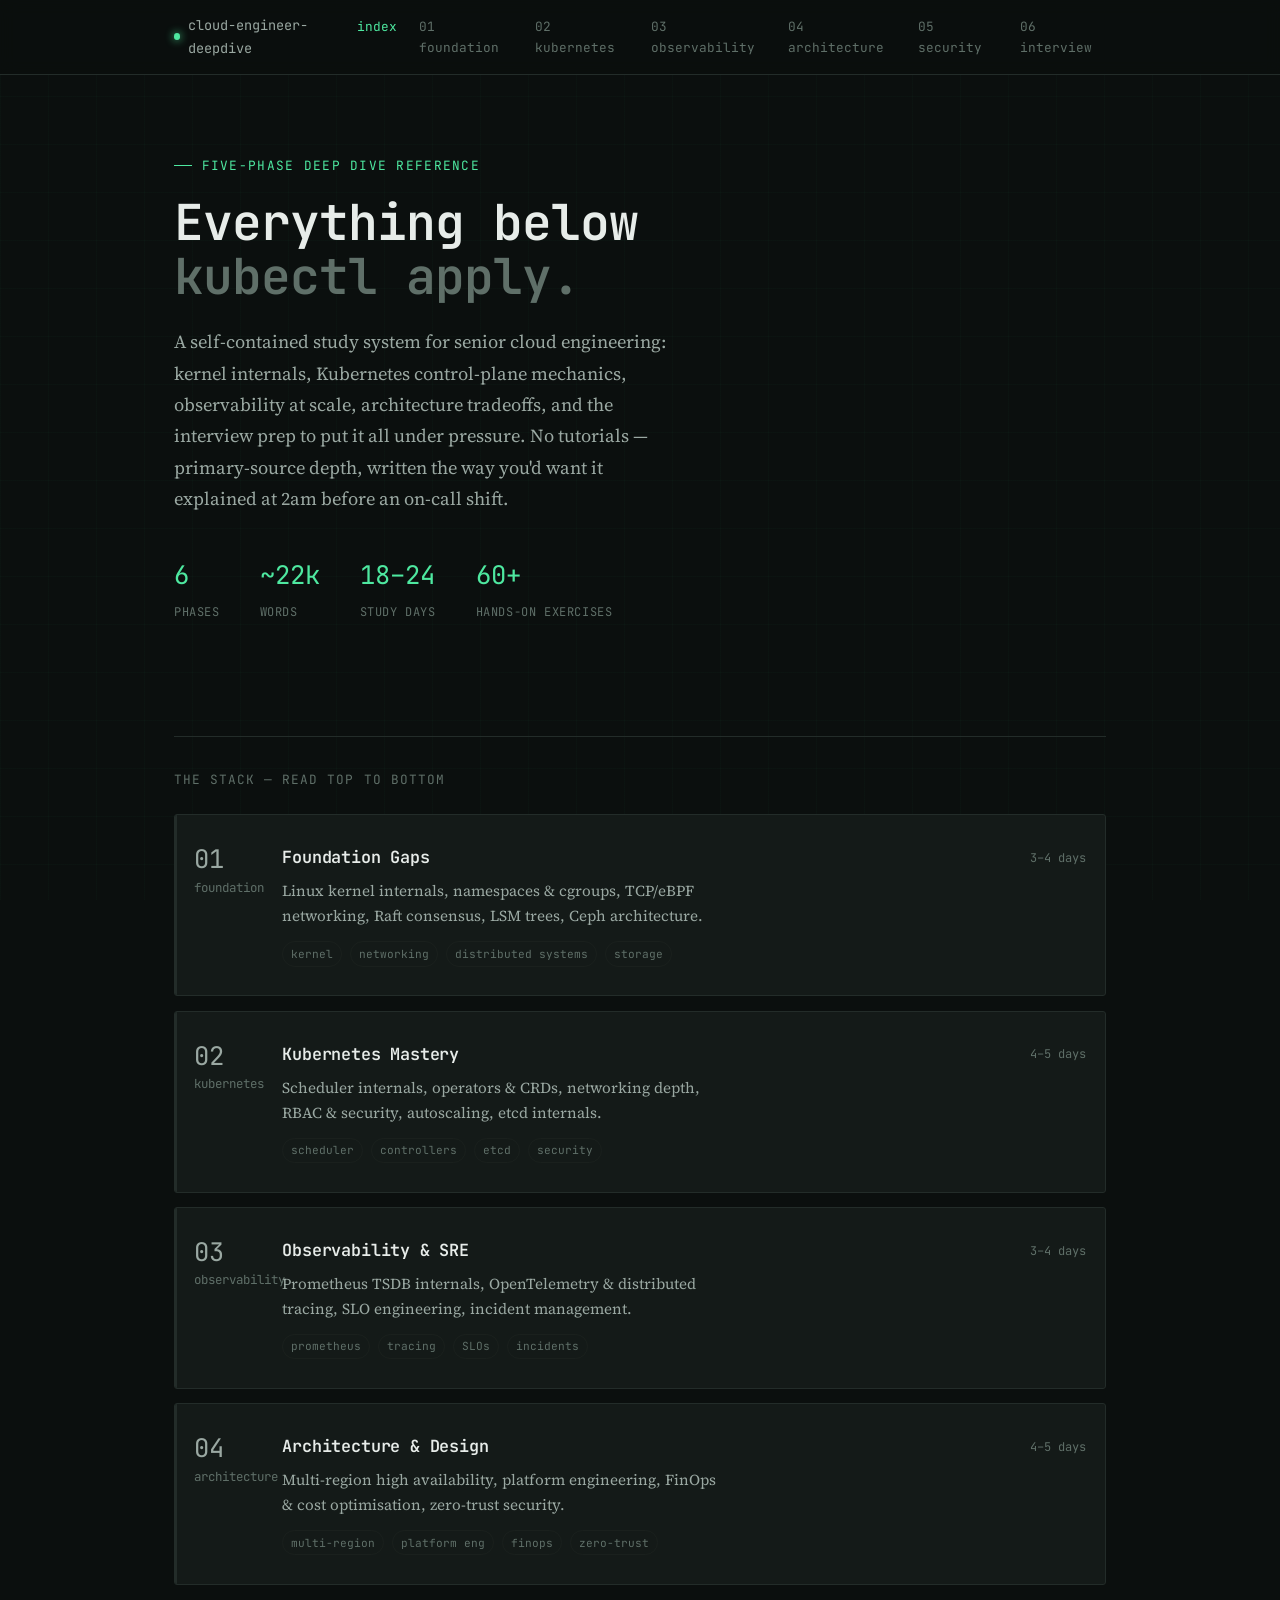
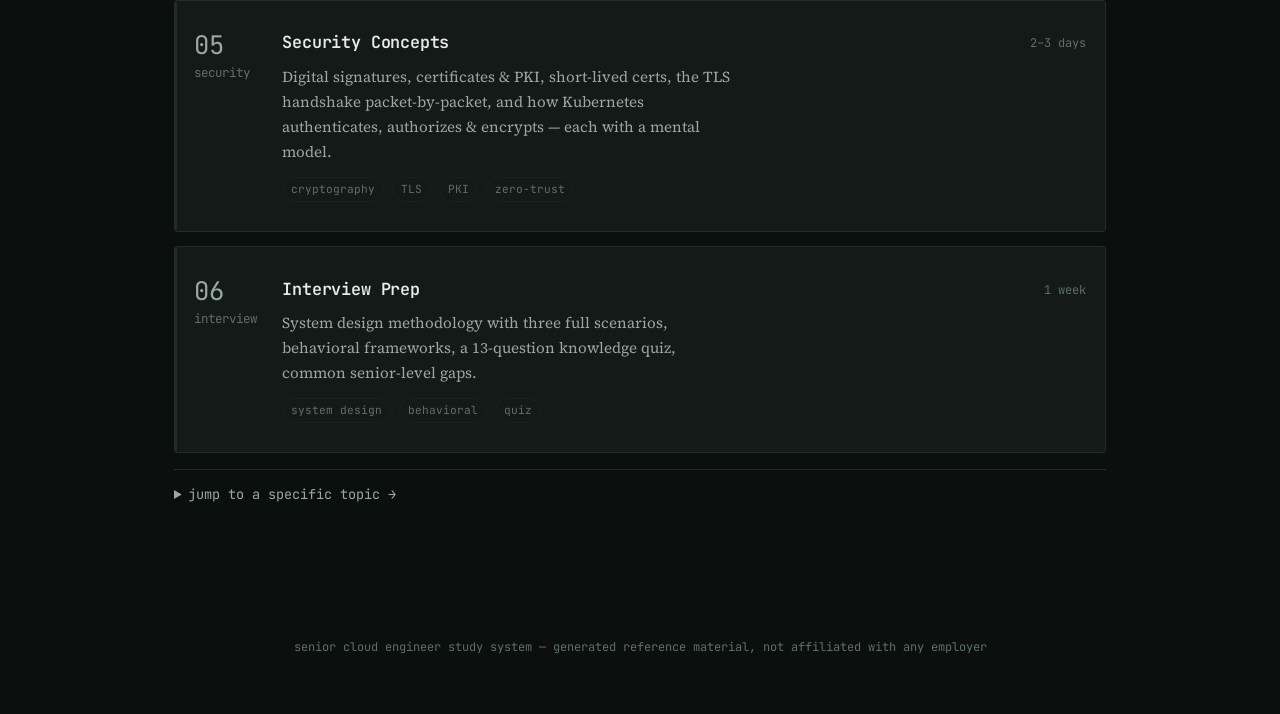
<file: index.html>
<!DOCTYPE html>
<html lang="en">
<head>
<meta charset="utf-8">
<meta name="viewport" content="width=device-width, initial-scale=1">
<title>Senior Cloud Engineer Study System</title>
<meta name="description" content="A five-phase deep-dive reference covering Linux internals, Kubernetes, observability, architecture, and interview preparation for senior cloud engineering roles.">
<link rel="stylesheet" href="assets/style.css">
<link rel="icon" href="data:,">
<style>
  /* Index-page-specific styles */
  .hero {
    max-width: 980px;
    margin: 0 auto;
    padding: 5rem 1.5rem 3rem;
    position: relative;
    z-index: 1;
  }
  .hero-kicker {
    font-family: var(--mono);
    font-size: 0.8rem;
    color: var(--accent);
    text-transform: uppercase;
    letter-spacing: 0.1em;
    display: flex;
    align-items: center;
    gap: 0.6rem;
    margin-bottom: 1.2rem;
  }
  .hero-kicker::before {
    content: "";
    width: 18px; height: 1px;
    background: var(--accent);
  }
  .hero h1 {
    font-family: var(--mono);
    font-size: clamp(2rem, 5vw, 3.1rem);
    line-height: 1.1;
    max-width: 18ch;
    margin: 0 0 1.4rem;
    letter-spacing: -0.02em;
  }
  .hero h1 .dim { color: var(--text-faint); }
  .hero p.lede {
    font-family: var(--serif);
    font-size: 1.15rem;
    color: var(--text-dim);
    max-width: 56ch;
    line-height: 1.7;
  }
  .hero-stats {
    display: flex;
    gap: 2.5rem;
    margin-top: 2.5rem;
    flex-wrap: wrap;
    font-family: var(--mono);
  }
  .hero-stat .num { font-size: 1.6rem; color: var(--accent); display: block; }
  .hero-stat .label { font-size: 0.75rem; color: var(--text-faint); text-transform: uppercase; letter-spacing: 0.05em; }

  .stack {
    max-width: 980px;
    margin: 0 auto;
    padding: 1rem 1.5rem 5rem;
    position: relative;
    z-index: 1;
  }
  .stack-intro {
    font-family: var(--mono);
    font-size: 0.8rem;
    color: var(--text-faint);
    text-transform: uppercase;
    letter-spacing: 0.08em;
    margin: 3rem 0 1.5rem;
    padding-top: 2rem;
    border-top: 1px solid var(--line);
  }

  /* The signature element: a vertical "stack" of phase layers,
     like strata / a system boot sequence, each expandable-feeling
     on hover, numbered like layers in a stack trace rather than
     a generic numbered list — order here is load-bearing (each
     phase builds on the last). */
  .layer {
    display: grid;
    grid-template-columns: 64px 1fr auto;
    gap: 1.5rem;
    align-items: start;
    padding: 1.8rem 1.2rem;
    border: 1px solid var(--line);
    border-radius: var(--radius);
    background: var(--bg-card);
    margin-bottom: 0.9rem;
    text-decoration: none;
    position: relative;
    transition: border-color 0.15s ease, transform 0.15s ease;
    overflow: hidden;
  }
  .layer::before {
    content: "";
    position: absolute;
    left: 0; top: 0; bottom: 0;
    width: 2px;
    background: var(--line);
    transition: background 0.15s ease;
  }
  .layer:hover {
    border-color: var(--accent-dim);
    transform: translateX(3px);
    text-decoration: none;
  }
  .layer:hover::before { background: var(--accent); }

  .layer-index {
    font-family: var(--mono);
    font-size: 0.78rem;
    color: var(--text-faint);
    padding-top: 0.2rem;
  }
  .layer-index .n { display: block; font-size: 1.6rem; color: var(--text-dim); line-height: 1; margin-bottom: 0.3rem; }
  .layer:hover .layer-index .n { color: var(--accent); }

  .layer-body h2 {
    font-family: var(--mono);
    font-size: 1.05rem;
    margin: 0 0 0.4rem;
    padding: 0;
    border: none;
    color: var(--text);
  }
  .layer-body .layer-sub {
    font-family: var(--serif);
    font-size: 0.95rem;
    color: var(--text-dim);
    margin: 0 0 0.8rem;
    max-width: 56ch;
  }
  .layer-tags {
    display: flex;
    gap: 0.5rem;
    flex-wrap: wrap;
  }
  .layer-tags span {
    font-family: var(--mono);
    font-size: 0.7rem;
    color: var(--text-faint);
    border: 1px solid var(--line-soft);
    padding: 0.15rem 0.5rem;
    border-radius: 99px;
  }

  .layer-meta {
    font-family: var(--mono);
    font-size: 0.75rem;
    color: var(--text-faint);
    text-align: right;
    white-space: nowrap;
    padding-top: 0.3rem;
  }

  @media (max-width: 640px) {
    .layer { grid-template-columns: 40px 1fr; }
    .layer-meta { display: none; }
    .hero-stats { gap: 1.5rem; }
  }

  .index-table {
    margin-top: 1rem;
  }
  .index-table summary {
    font-family: var(--mono);
    font-size: 0.85rem;
    color: var(--text-dim);
    cursor: pointer;
    padding: 0.8rem 0;
    border-top: 1px solid var(--line);
  }
  .index-table summary:hover { color: var(--accent); }
  .index-table table { font-size: 0.85rem; }
  .index-table td a { color: var(--text-dim); }
  .index-table td a:hover { color: var(--accent); }
</style>
</head>
<body>

<div class="topbar">
  <div class="topbar-inner">
    <a href="index.html" class="topbar-brand"><span class="dot"></span>cloud-engineer-deepdive</a>
    <nav class="topbar-nav">
      <a href="index.html" class="active">index</a>
      <a href="phases/phase1-foundation-gaps.html">01 foundation</a>
      <a href="phases/phase2-kubernetes-mastery.html">02 kubernetes</a>
      <a href="phases/phase3-observability-sre.html">03 observability</a>
      <a href="phases/phase4-architecture-design.html">04 architecture</a>
      <a href="phases/phase5-security-concepts.html">05 security</a>
      <a href="phases/phase6-interview-prep.html">06 interview</a>
    </nav>
  </div>
</div>

<div class="hero">
  <div class="hero-kicker">five-phase deep dive reference</div>
  <h1>Everything below<br><span class="dim">kubectl apply.</span></h1>
  <p class="lede">
    A self-contained study system for senior cloud engineering: kernel internals,
    Kubernetes control-plane mechanics, observability at scale, architecture
    tradeoffs, and the interview prep to put it all under pressure. No tutorials —
    primary-source depth, written the way you'd want it explained at 2am before
    an on-call shift.
  </p>
  <div class="hero-stats">
    <div class="hero-stat"><span class="num">6</span><span class="label">phases</span></div>
    <div class="hero-stat"><span class="num">~22k</span><span class="label">words</span></div>
    <div class="hero-stat"><span class="num">18–24</span><span class="label">study days</span></div>
    <div class="hero-stat"><span class="num">60+</span><span class="label">hands-on exercises</span></div>
  </div>
</div>

<div class="stack">
  <div class="stack-intro">the stack — read top to bottom</div>

  <a class="layer" href="phases/phase1-foundation-gaps.html">
    <div class="layer-index"><span class="n">01</span>foundation</div>
    <div class="layer-body">
      <h2>Foundation Gaps</h2>
      <p class="layer-sub">Linux kernel internals, namespaces &amp; cgroups, TCP/eBPF networking, Raft consensus, LSM trees, Ceph architecture.</p>
      <div class="layer-tags"><span>kernel</span><span>networking</span><span>distributed systems</span><span>storage</span></div>
    </div>
    <div class="layer-meta">3–4 days</div>
  </a>

  <a class="layer" href="phases/phase2-kubernetes-mastery.html">
    <div class="layer-index"><span class="n">02</span>kubernetes</div>
    <div class="layer-body">
      <h2>Kubernetes Mastery</h2>
      <p class="layer-sub">Scheduler internals, operators &amp; CRDs, networking depth, RBAC &amp; security, autoscaling, etcd internals.</p>
      <div class="layer-tags"><span>scheduler</span><span>controllers</span><span>etcd</span><span>security</span></div>
    </div>
    <div class="layer-meta">4–5 days</div>
  </a>

  <a class="layer" href="phases/phase3-observability-sre.html">
    <div class="layer-index"><span class="n">03</span>observability</div>
    <div class="layer-body">
      <h2>Observability &amp; SRE</h2>
      <p class="layer-sub">Prometheus TSDB internals, OpenTelemetry &amp; distributed tracing, SLO engineering, incident management.</p>
      <div class="layer-tags"><span>prometheus</span><span>tracing</span><span>SLOs</span><span>incidents</span></div>
    </div>
    <div class="layer-meta">3–4 days</div>
  </a>

  <a class="layer" href="phases/phase4-architecture-design.html">
    <div class="layer-index"><span class="n">04</span>architecture</div>
    <div class="layer-body">
      <h2>Architecture &amp; Design</h2>
      <p class="layer-sub">Multi-region high availability, platform engineering, FinOps &amp; cost optimisation, zero-trust security.</p>
      <div class="layer-tags"><span>multi-region</span><span>platform eng</span><span>finops</span><span>zero-trust</span></div>
    </div>
    <div class="layer-meta">4–5 days</div>
  </a>

  <a class="layer" href="phases/phase5-security-concepts.html">
    <div class="layer-index"><span class="n">05</span>security</div>
    <div class="layer-body">
      <h2>Security Concepts</h2>
      <p class="layer-sub">Digital signatures, certificates &amp; PKI, short-lived certs, the TLS handshake packet-by-packet, and how Kubernetes authenticates, authorizes &amp; encrypts — each with a mental model.</p>
      <div class="layer-tags"><span>cryptography</span><span>TLS</span><span>PKI</span><span>zero-trust</span></div>
    </div>
    <div class="layer-meta">2–3 days</div>
  </a>

  <a class="layer" href="phases/phase6-interview-prep.html">
    <div class="layer-index"><span class="n">06</span>interview</div>
    <div class="layer-body">
      <h2>Interview Prep</h2>
      <p class="layer-sub">System design methodology with three full scenarios, behavioral frameworks, a 13-question knowledge quiz, common senior-level gaps.</p>
      <div class="layer-tags"><span>system design</span><span>behavioral</span><span>quiz</span></div>
    </div>
    <div class="layer-meta">1 week</div>
  </a>

  <details class="index-table">
    <summary>jump to a specific topic →</summary>
    <table>
      <thead><tr><th>topic</th><th>phase</th></tr></thead>
      <tbody>
        <tr><td><a href="phases/phase1-foundation-gaps.html#linux-internals">Linux namespaces &amp; cgroups</a></td><td>01</td></tr>
        <tr><td><a href="phases/phase1-foundation-gaps.html#networking-deep-dive">eBPF &amp; CNI internals</a></td><td>01</td></tr>
        <tr><td><a href="phases/phase1-foundation-gaps.html#distributed-systems-theory">Raft consensus, CAP theorem</a></td><td>01</td></tr>
        <tr><td><a href="phases/phase2-kubernetes-mastery.html#the-kubernetes-scheduler">Scheduler filter/score pipeline</a></td><td>02</td></tr>
        <tr><td><a href="phases/phase2-kubernetes-mastery.html#operators-and-crds">Writing operators &amp; CRDs</a></td><td>02</td></tr>
        <tr><td><a href="phases/phase2-kubernetes-mastery.html#etcd-internals">etcd MVCC, compaction, backup</a></td><td>02</td></tr>
        <tr><td><a href="phases/phase3-observability-sre.html#prometheus-tsdb-internals">Prometheus TSDB &amp; cardinality</a></td><td>03</td></tr>
        <tr><td><a href="phases/phase3-observability-sre.html#slo-engineering">SLOs &amp; error budget alerting</a></td><td>03</td></tr>
        <tr><td><a href="phases/phase4-architecture-design.html#multi-region-high-availability">Multi-region HA design</a></td><td>04</td></tr>
        <tr><td><a href="phases/phase4-architecture-design.html#zero-trust-security">Zero-trust &amp; Vault secrets</a></td><td>04</td></tr>
        <tr><td><a href="phases/phase5-security-concepts.html#digital-signatures">Digital signatures explained</a></td><td>05</td></tr>
        <tr><td><a href="phases/phase5-security-concepts.html#short-lived-certificates">Short-lived certificates</a></td><td>05</td></tr>
        <tr><td><a href="phases/phase5-security-concepts.html#the-tls-handshake">TLS handshake, packet by packet</a></td><td>05</td></tr>
        <tr><td><a href="phases/phase5-security-concepts.html#how-kubernetes-handles-security">How Kubernetes handles security</a></td><td>05</td></tr>
        <tr><td><a href="phases/phase6-interview-prep.html#system-design-methodology-and-scenarios">System design framework</a></td><td>06</td></tr>
        <tr><td><a href="phases/phase6-interview-prep.html#kubernetes-knowledge-quiz">Kubernetes knowledge quiz</a></td><td>06</td></tr>
      </tbody>
    </table>
  </details>
</div>

<footer class="site-footer">
  senior cloud engineer study system — generated reference material, not affiliated with any employer
</footer>

</body>
</html>
</file>
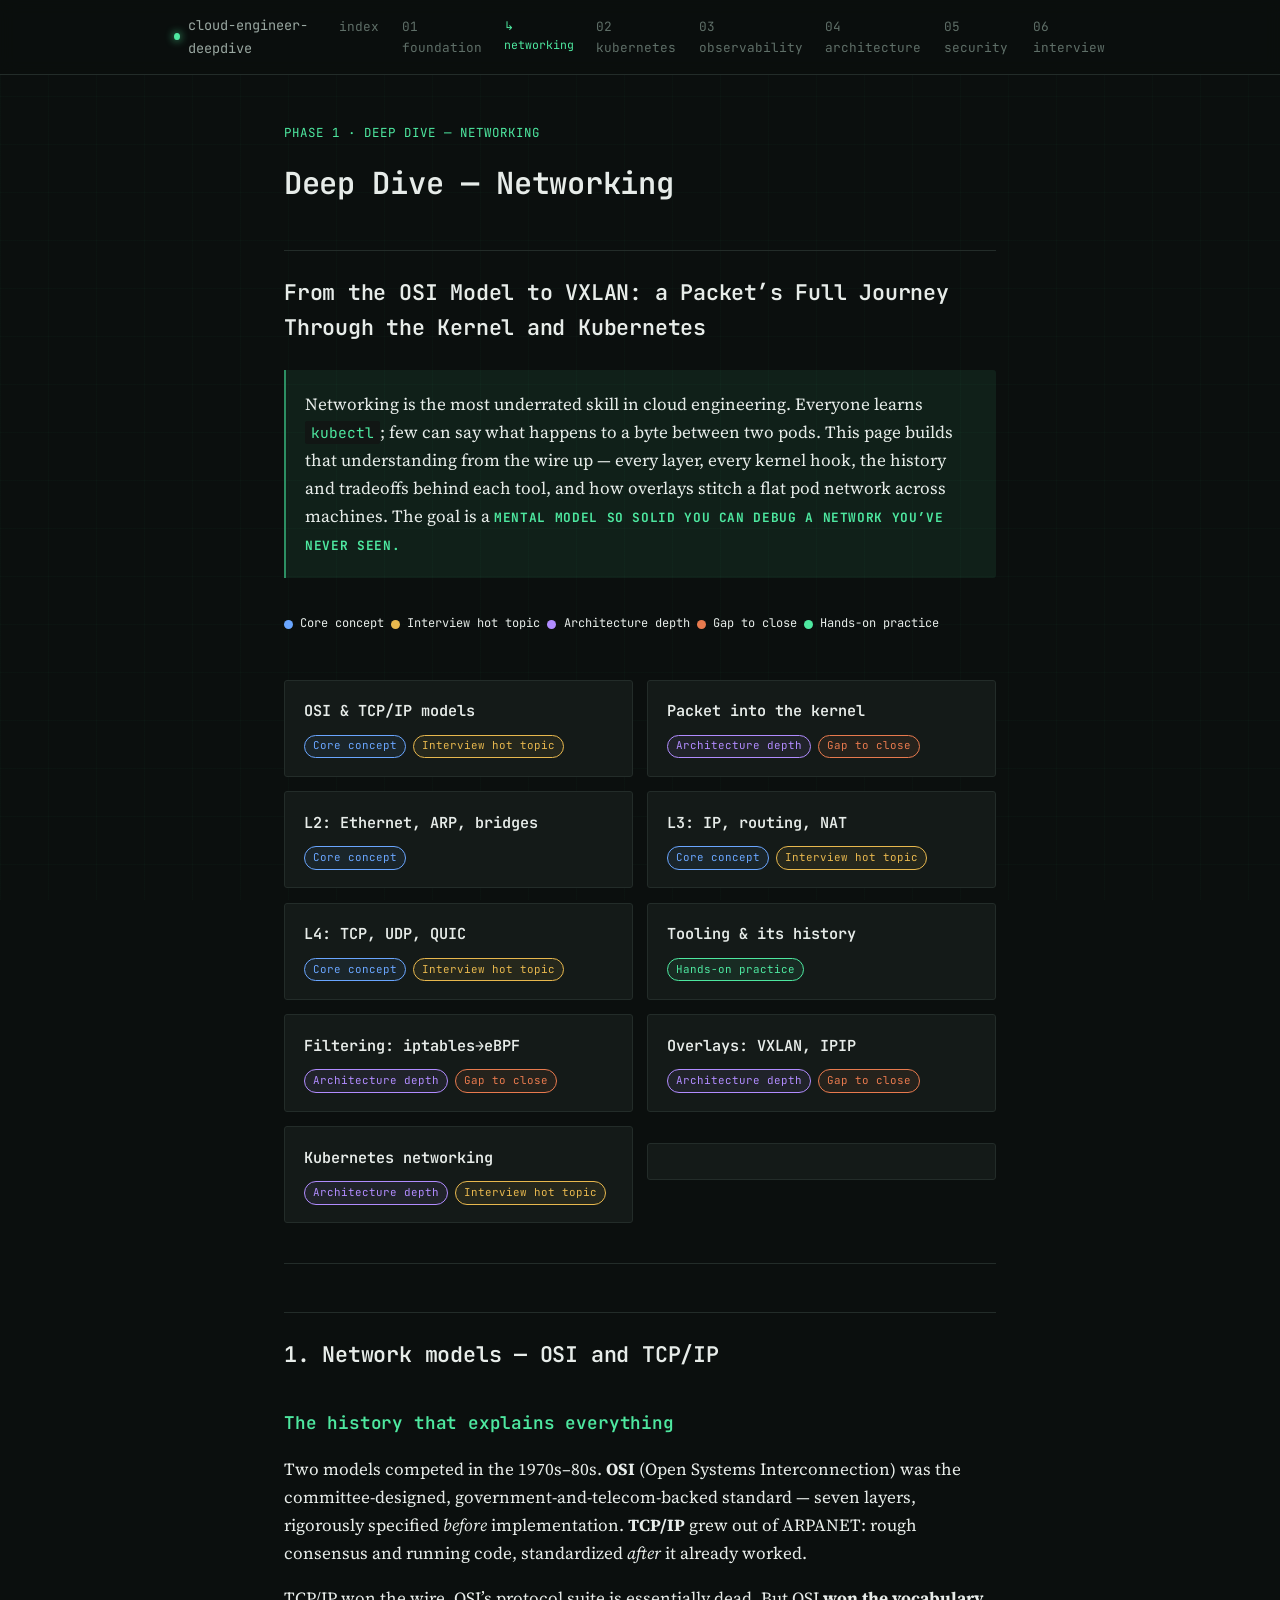
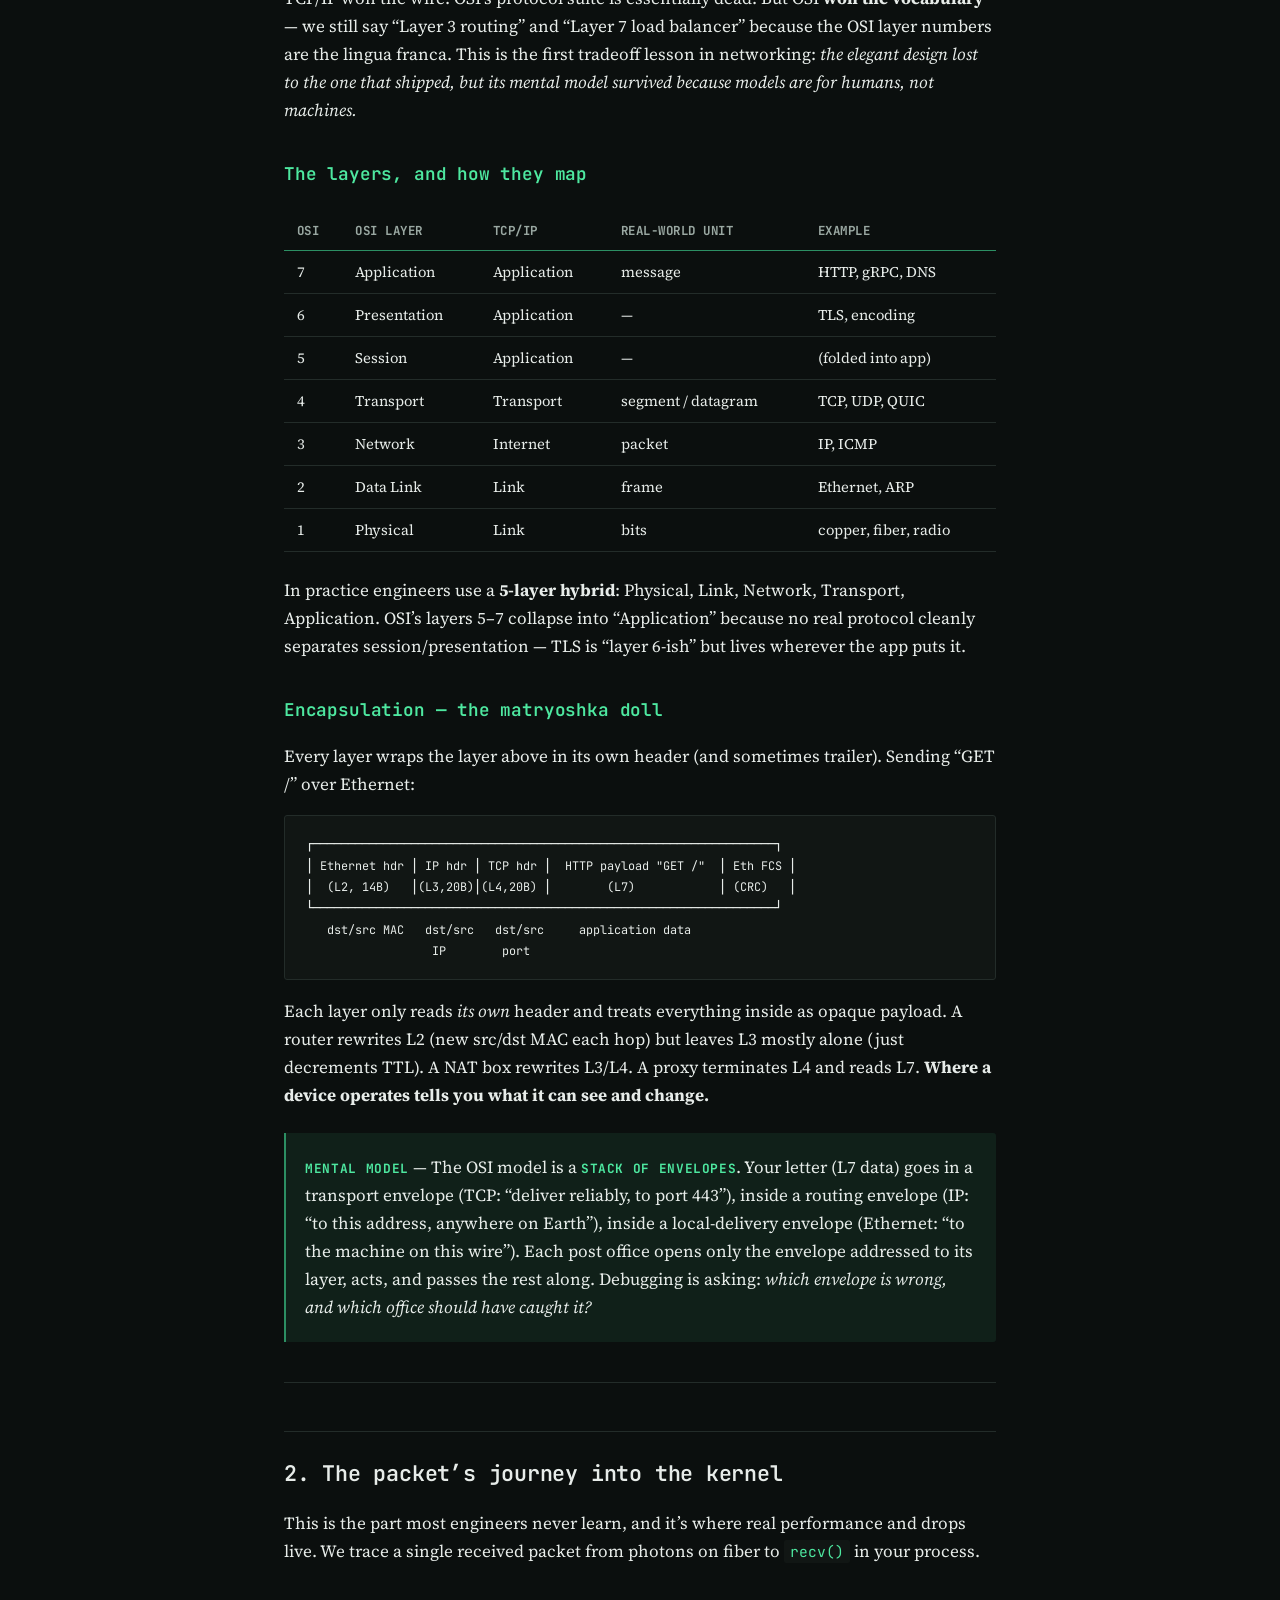
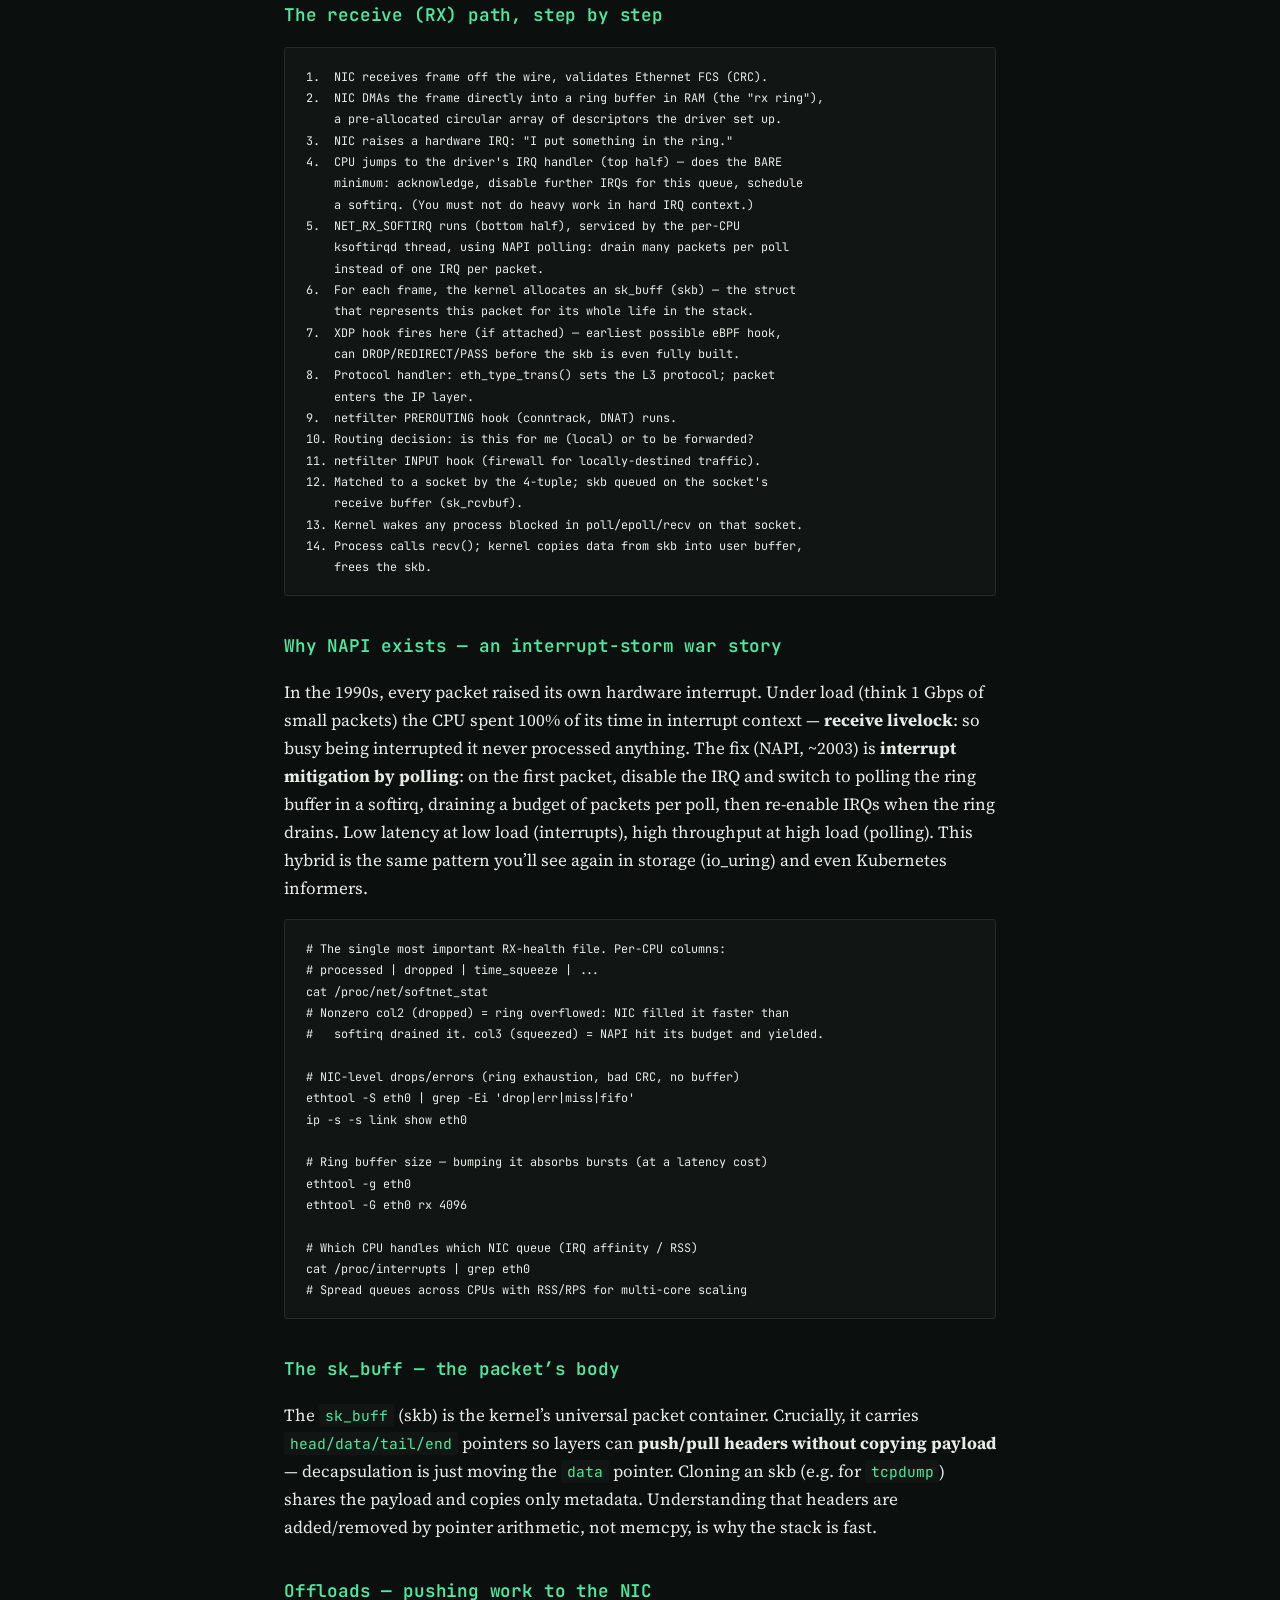
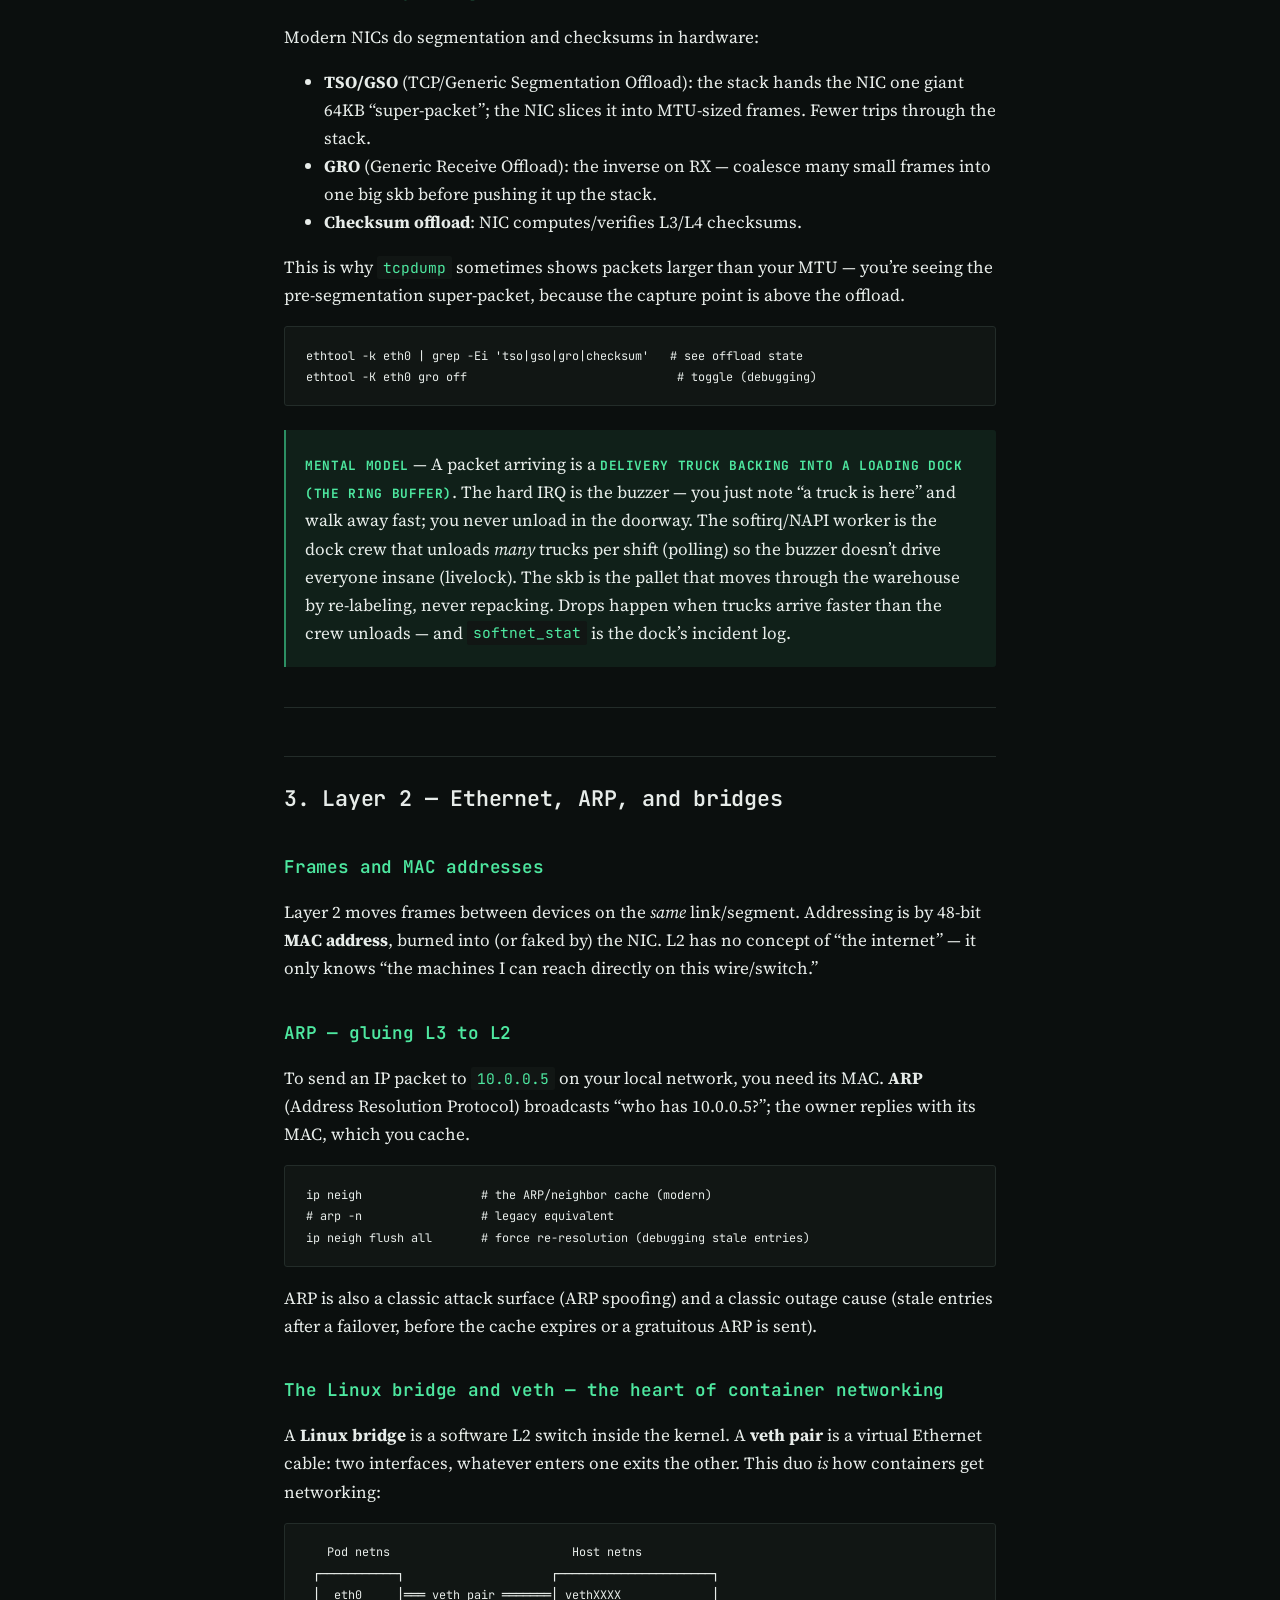
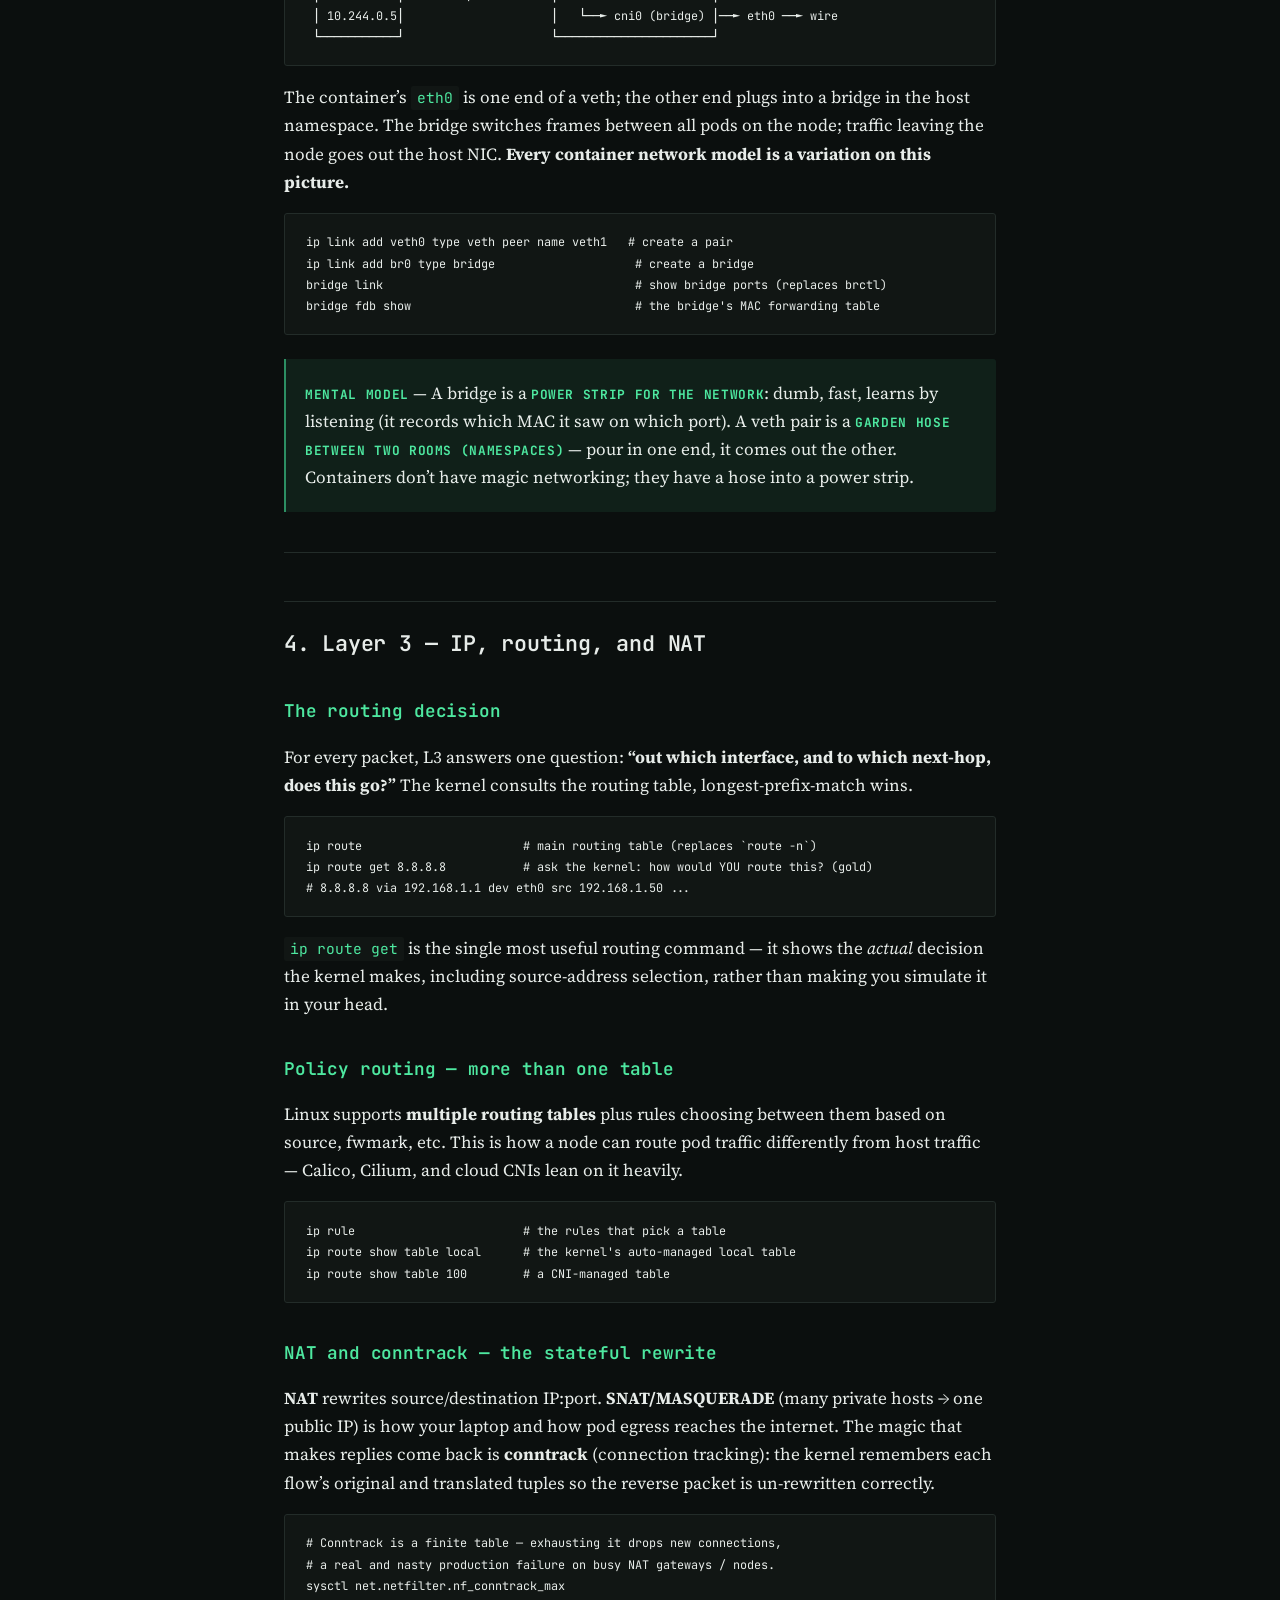
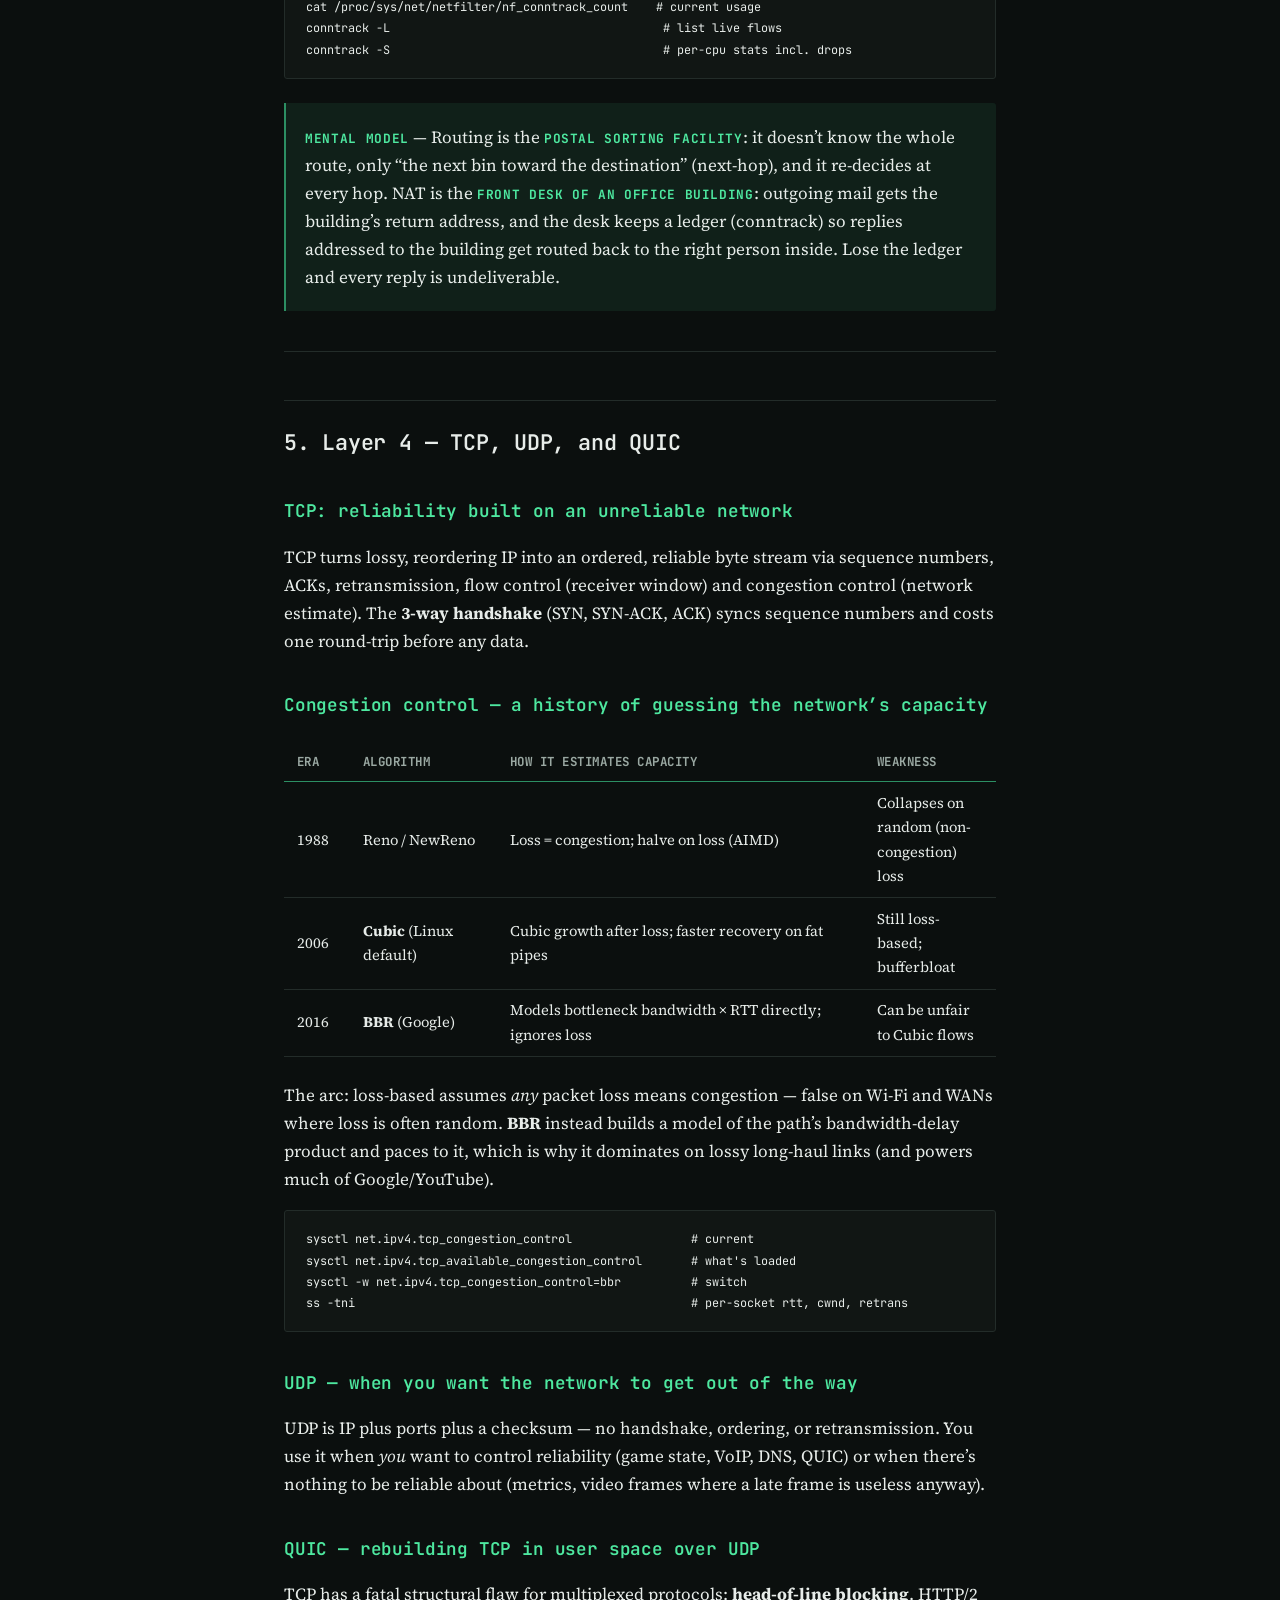
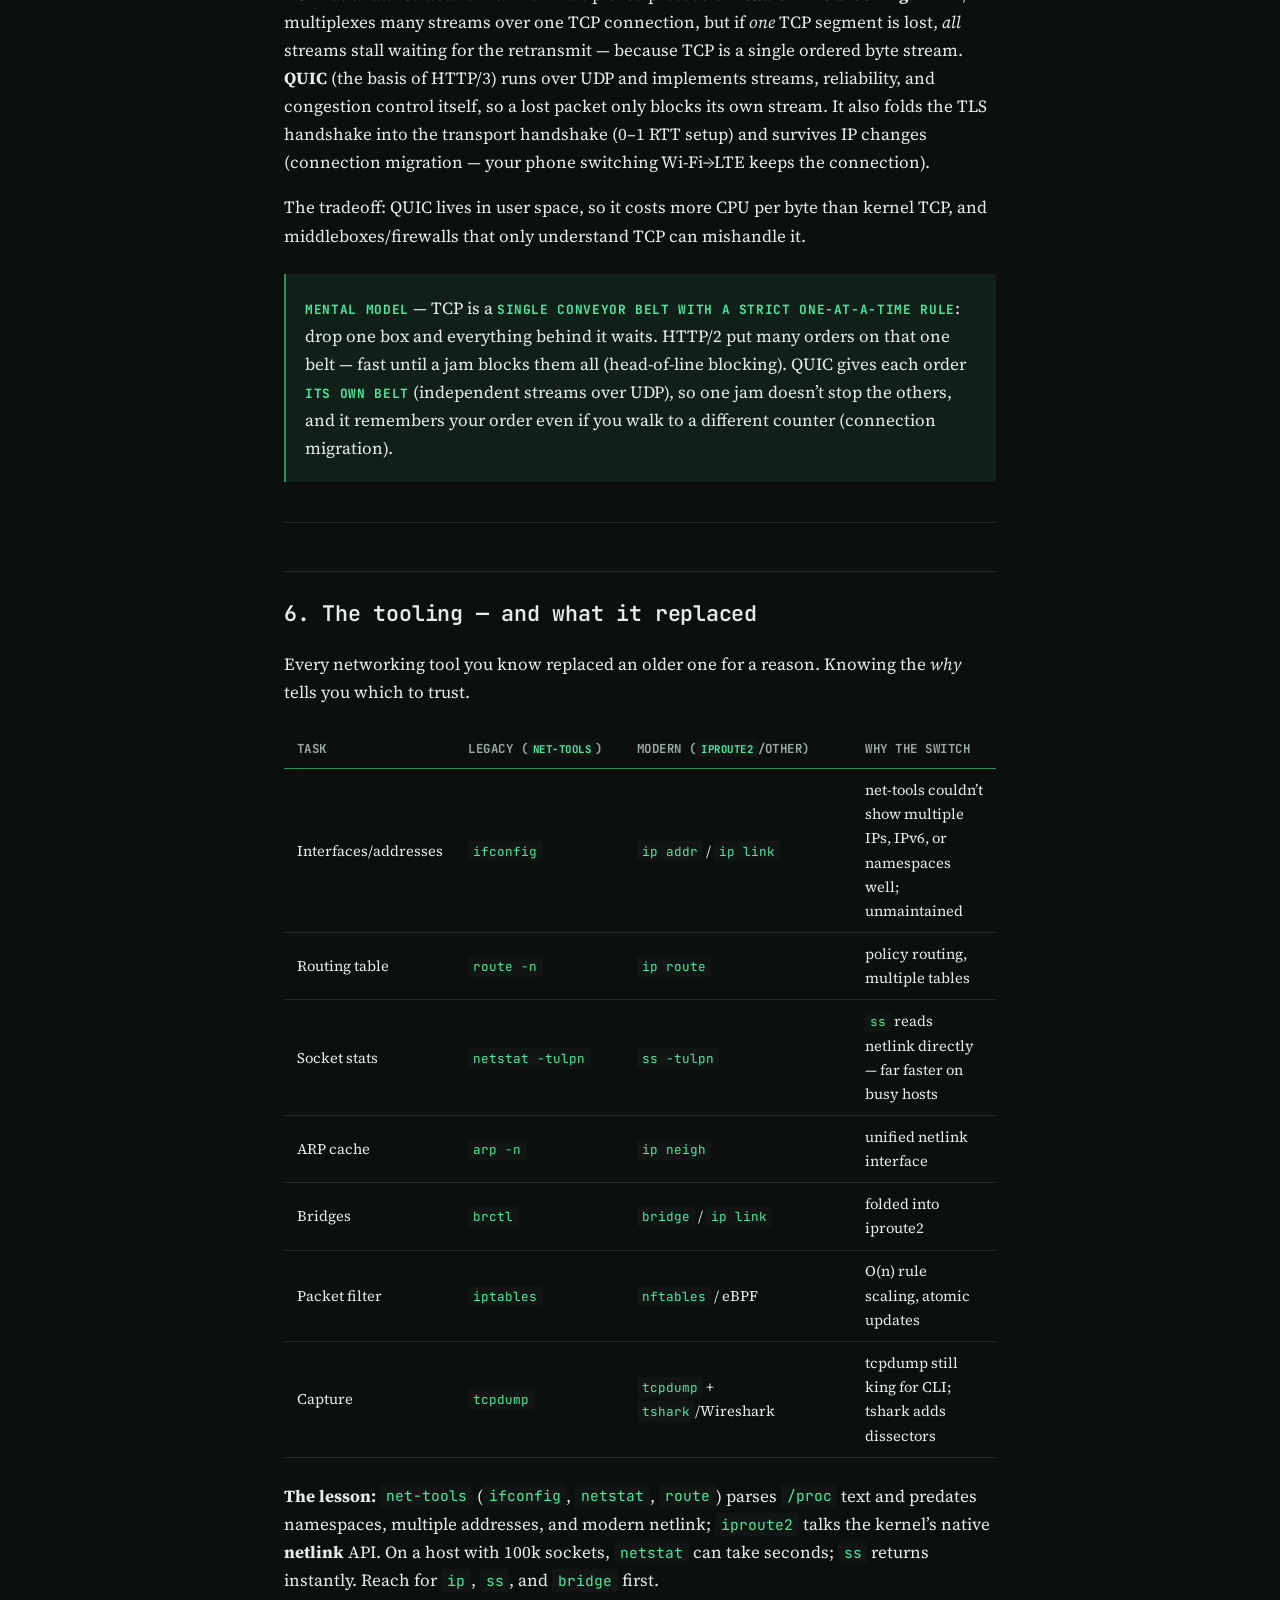
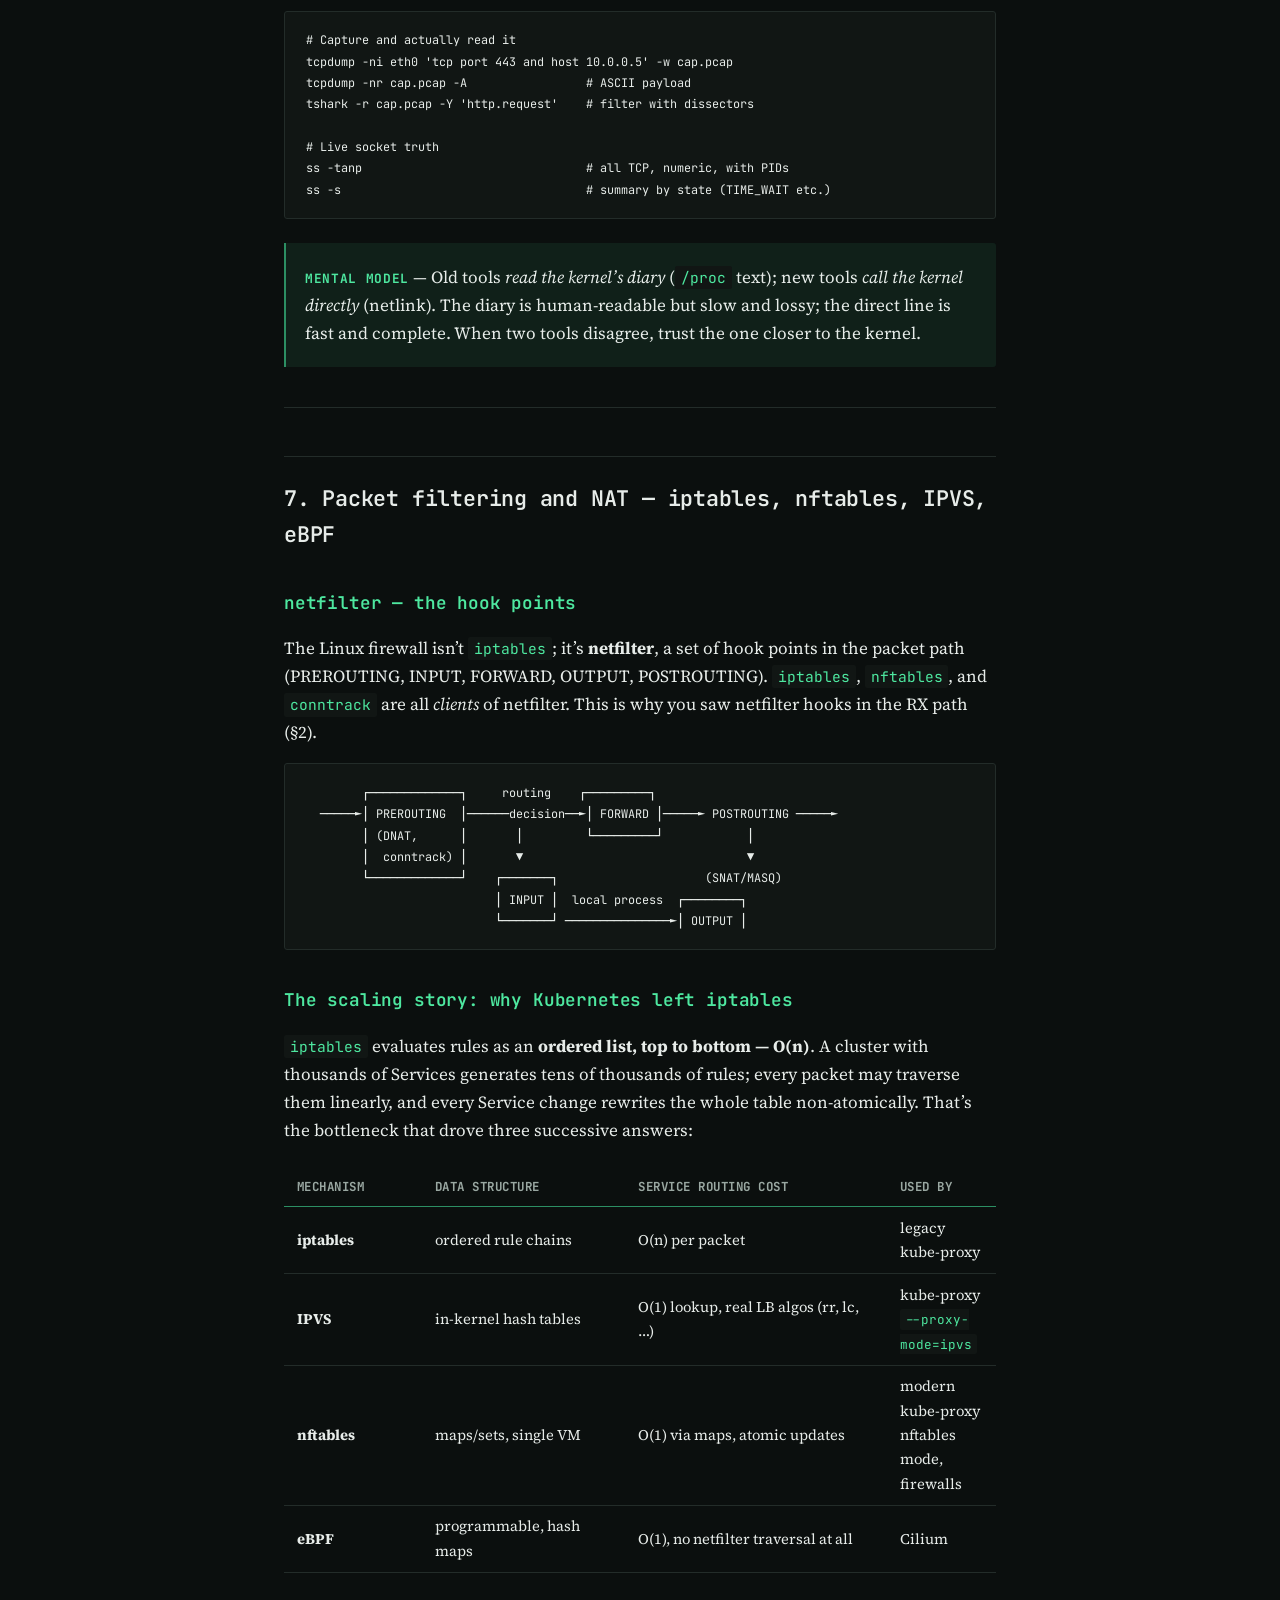
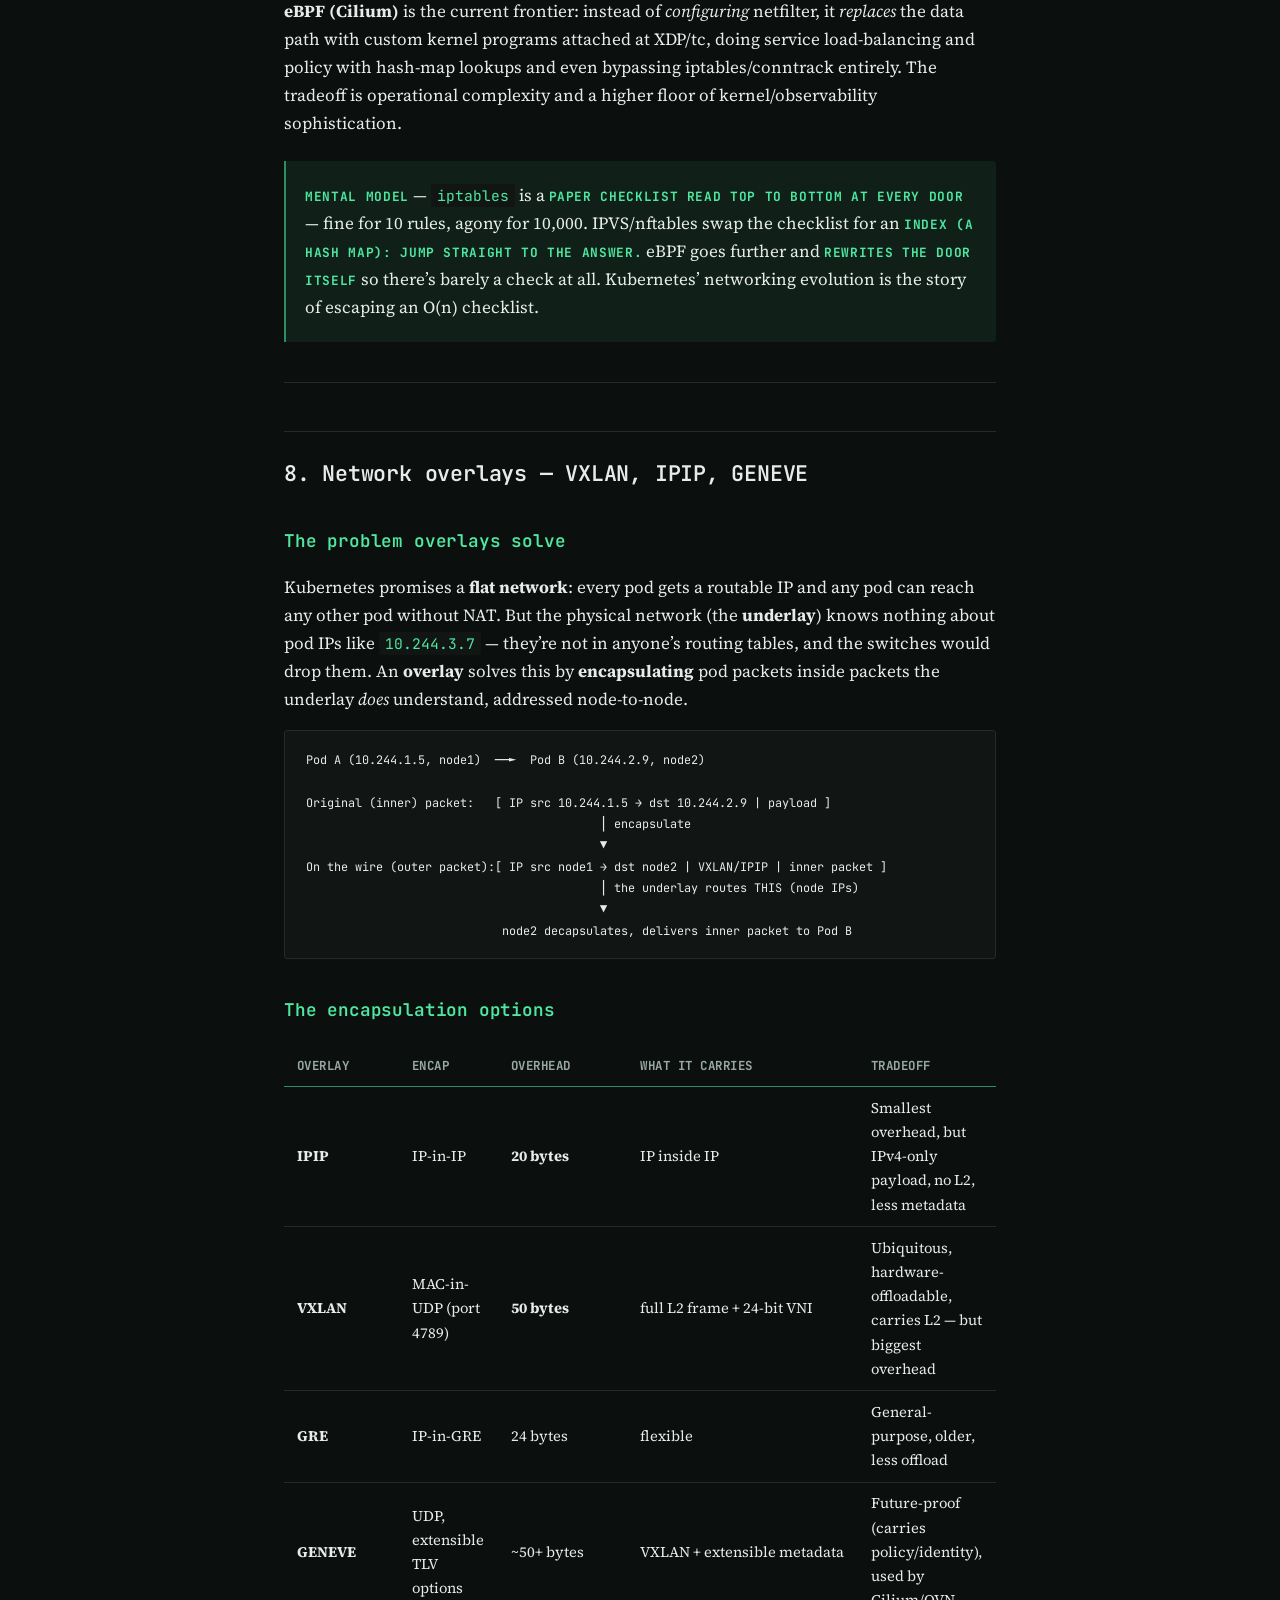
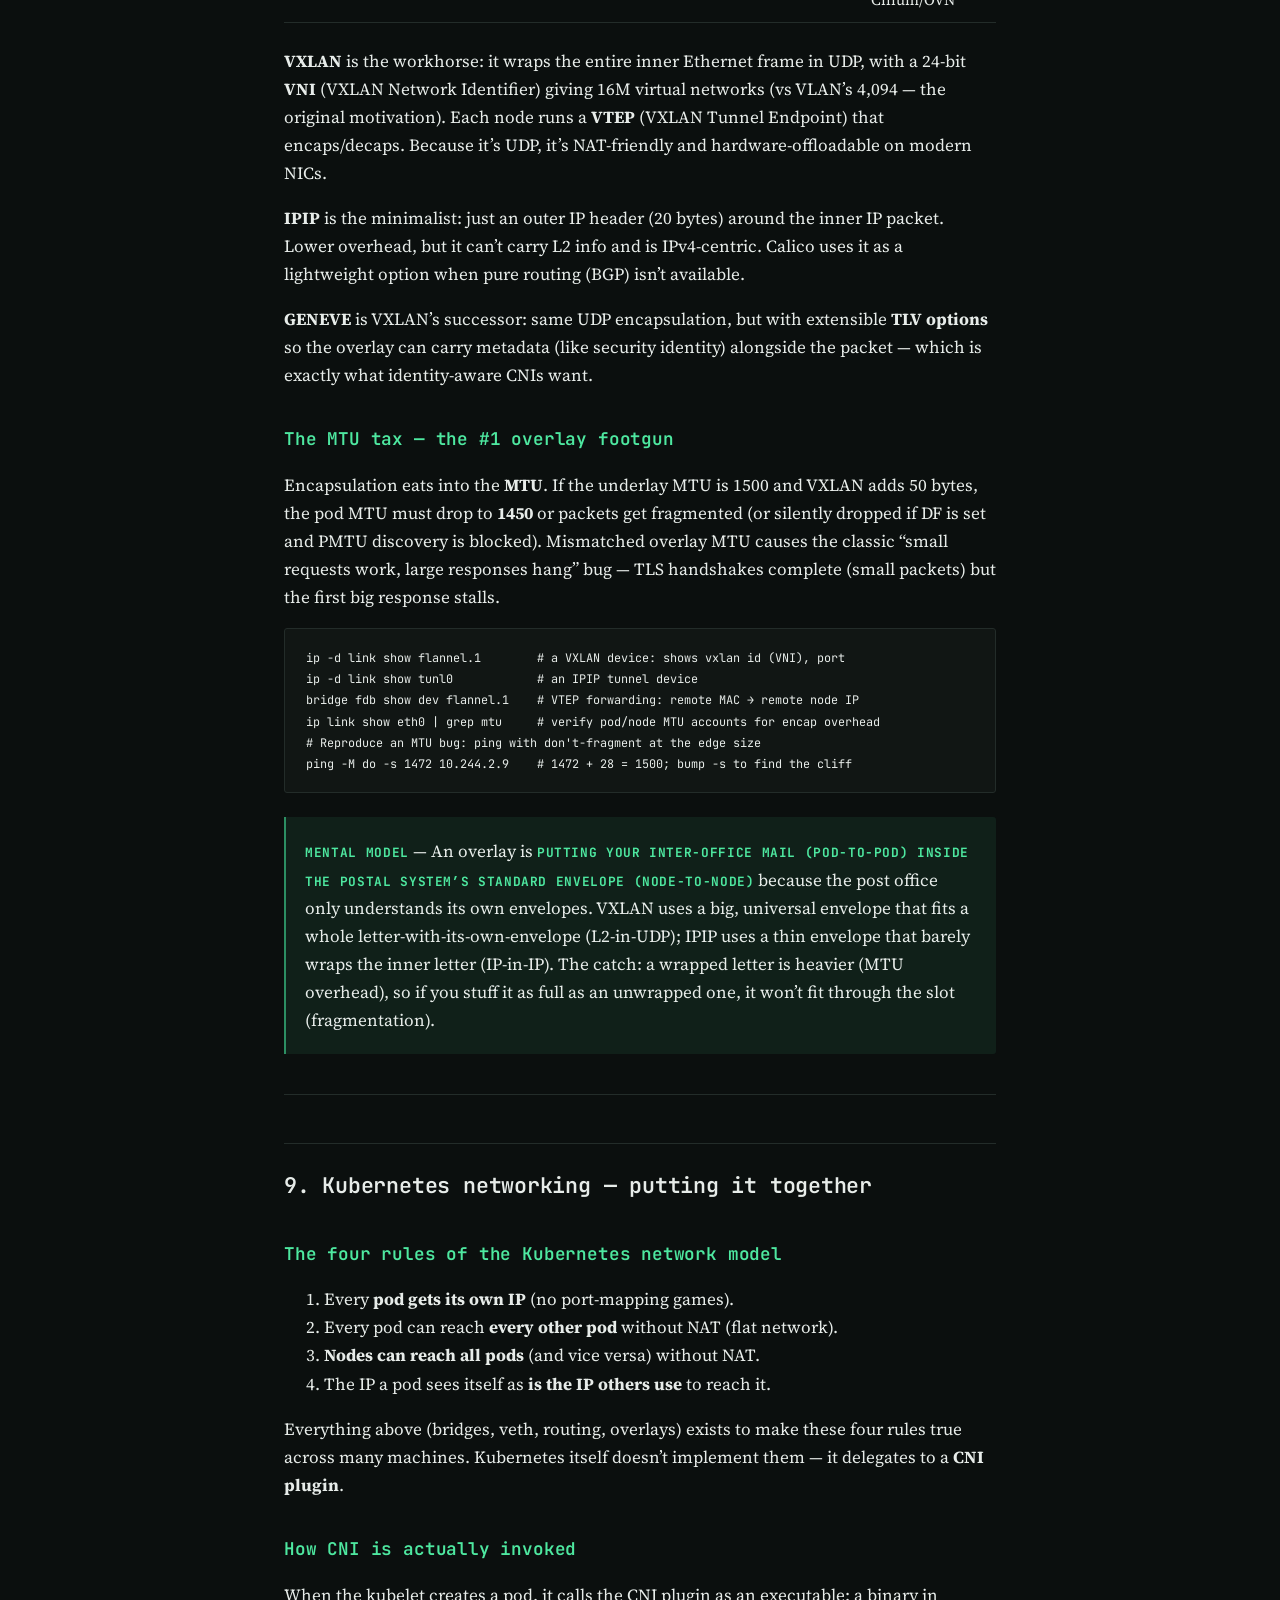
<file: phases/deepdive-networking.html>
<!DOCTYPE html>
<html lang="en">
<head>
<meta charset="utf-8">
<meta name="viewport" content="width=device-width, initial-scale=1">
<title>Deep Dive — Networking — Senior Cloud Engineer Study System</title>
<meta name="description" content="OSI to VXLAN: a packet's full journey through the kernel and Kubernetes">
<link rel="stylesheet" href="../assets/style.css">
<link rel="icon" href="data:,">
</head>
<body>

<div class="topbar">
  <div class="topbar-inner">
    <a href="../index.html" class="topbar-brand"><span class="dot"></span>cloud-engineer-deepdive</a>
    <nav class="topbar-nav">
      <a href="../index.html">index</a>
      <a href="../phases/phase1-foundation-gaps.html">01 foundation</a>
      <a href="../phases/deepdive-networking.html" class="nav-sub active">↳ networking</a>
      <a href="../phases/phase2-kubernetes-mastery.html">02 kubernetes</a>
      <a href="../phases/phase3-observability-sre.html">03 observability</a>
      <a href="../phases/phase4-architecture-design.html">04 architecture</a>
      <a href="../phases/phase5-security-concepts.html">05 security</a>
      <a href="../phases/phase6-interview-prep.html">06 interview</a>
    </nav>
  </div>
</div>

<div class="page-wrap">
  <div class="doc-eyebrow">phase 1 · deep dive — networking</div>
<h1 id="deep-dive-networking">Deep Dive — Networking</h1>
<h2
id="from-the-osi-model-to-vxlan-a-packets-full-journey-through-the-kernel-and-kubernetes">From
the OSI Model to VXLAN: a Packet’s Full Journey Through the Kernel and
Kubernetes</h2>
<blockquote>
<p>Networking is the most underrated skill in cloud engineering.
Everyone learns <code>kubectl</code>; few can say what happens to a byte
between two pods. This page builds that understanding from the wire up —
every layer, every kernel hook, the history and tradeoffs behind each
tool, and how overlays stitch a flat pod network across machines. The
goal is a <strong>mental model so solid you can debug a network you’ve
never seen.</strong></p>
</blockquote>
<div class="topic-legend">
<p><span><span class="swatch" style="background:#6aa6ff"></span>Core
concept</span> <span><span class="swatch"
style="background:#e8b84e"></span>Interview hot topic</span> <span><span
class="swatch" style="background:#b18cff"></span>Architecture
depth</span> <span><span class="swatch"
style="background:#e87a4e"></span>Gap to close</span> <span><span
class="swatch" style="background:#4ee8a0"></span>Hands-on
practice</span></p>
</div>
<div class="topic-grid">
<a class="topic-card" href="#network-models-osi-and-tcpip">
<h4>
OSI &amp; TCP/IP models
</h4>
<div class="tags">
<span class="cat cat-core">Core concept</span><span
class="cat cat-interview">Interview hot topic</span>
</div>
</a> <a class="topic-card" href="#the-packets-journey-into-the-kernel">
<h4>
Packet into the kernel
</h4>
<div class="tags">
<span class="cat cat-arch">Architecture depth</span><span
class="cat cat-gap">Gap to close</span>
</div>
</a> <a class="topic-card" href="#layer-2-ethernet-arp-and-bridges">
<h4>
L2: Ethernet, ARP, bridges
</h4>
<div class="tags">
<span class="cat cat-core">Core concept</span>
</div>
</a> <a class="topic-card" href="#layer-3-ip-routing-and-nat">
<h4>
L3: IP, routing, NAT
</h4>
<div class="tags">
<span class="cat cat-core">Core concept</span><span
class="cat cat-interview">Interview hot topic</span>
</div>
</a> <a class="topic-card" href="#layer-4-tcp-udp-and-quic">
<h4>
L4: TCP, UDP, QUIC
</h4>
<div class="tags">
<span class="cat cat-core">Core concept</span><span
class="cat cat-interview">Interview hot topic</span>
</div>
</a> <a class="topic-card" href="#the-tooling-and-what-it-replaced">
<h4>
Tooling &amp; its history
</h4>
<div class="tags">
<span class="cat cat-practice">Hands-on practice</span>
</div>
</a>
<a class="topic-card" href="#packet-filtering-and-nat-iptables-nftables-ipvs-ebpf">
<h4>
Filtering: iptables→eBPF
</h4>
<div class="tags">
<span class="cat cat-arch">Architecture depth</span><span
class="cat cat-gap">Gap to close</span>
</div>
</a> <a class="topic-card" href="#network-overlays-vxlan-ipip-geneve">
<h4>
Overlays: VXLAN, IPIP
</h4>
<div class="tags">
<span class="cat cat-arch">Architecture depth</span><span
class="cat cat-gap">Gap to close</span>
</div>
</a>
<a class="topic-card" href="#kubernetes-networking-putting-it-together">
<h4>
Kubernetes networking
</h4>
<div class="tags">
<span class="cat cat-arch">Architecture depth</span><span
class="cat cat-interview">Interview hot topic</span>
</div>
<p></a></p>
</div>
<hr />
<h2 id="network-models-osi-and-tcpip">1. Network models — OSI and
TCP/IP</h2>
<h3 id="the-history-that-explains-everything">The history that explains
everything</h3>
<p>Two models competed in the 1970s–80s. <strong>OSI</strong> (Open
Systems Interconnection) was the committee-designed,
government-and-telecom-backed standard — seven layers, rigorously
specified <em>before</em> implementation. <strong>TCP/IP</strong> grew
out of ARPANET: rough consensus and running code, standardized
<em>after</em> it already worked.</p>
<p>TCP/IP won the wire. OSI’s protocol suite is essentially dead. But
OSI <strong>won the vocabulary</strong> — we still say “Layer 3 routing”
and “Layer 7 load balancer” because the OSI layer numbers are the lingua
franca. This is the first tradeoff lesson in networking: <em>the elegant
design lost to the one that shipped, but its mental model survived
because models are for humans, not machines.</em></p>
<h3 id="the-layers-and-how-they-map">The layers, and how they map</h3>
<table>
<thead>
<tr>
<th>OSI</th>
<th>OSI layer</th>
<th>TCP/IP</th>
<th>Real-world unit</th>
<th>Example</th>
</tr>
</thead>
<tbody>
<tr>
<td>7</td>
<td>Application</td>
<td>Application</td>
<td>message</td>
<td>HTTP, gRPC, DNS</td>
</tr>
<tr>
<td>6</td>
<td>Presentation</td>
<td>Application</td>
<td>—</td>
<td>TLS, encoding</td>
</tr>
<tr>
<td>5</td>
<td>Session</td>
<td>Application</td>
<td>—</td>
<td>(folded into app)</td>
</tr>
<tr>
<td>4</td>
<td>Transport</td>
<td>Transport</td>
<td>segment / datagram</td>
<td>TCP, UDP, QUIC</td>
</tr>
<tr>
<td>3</td>
<td>Network</td>
<td>Internet</td>
<td>packet</td>
<td>IP, ICMP</td>
</tr>
<tr>
<td>2</td>
<td>Data Link</td>
<td>Link</td>
<td>frame</td>
<td>Ethernet, ARP</td>
</tr>
<tr>
<td>1</td>
<td>Physical</td>
<td>Link</td>
<td>bits</td>
<td>copper, fiber, radio</td>
</tr>
</tbody>
</table>
<p>In practice engineers use a <strong>5-layer hybrid</strong>:
Physical, Link, Network, Transport, Application. OSI’s layers 5–7
collapse into “Application” because no real protocol cleanly separates
session/presentation — TLS is “layer 6-ish” but lives wherever the app
puts it.</p>
<h3 id="encapsulation-the-matryoshka-doll">Encapsulation — the
matryoshka doll</h3>
<p>Every layer wraps the layer above in its own header (and sometimes
trailer). Sending “GET /” over Ethernet:</p>
<pre><code>┌──────────────────────────────────────────────────────────────────┐
│ Ethernet hdr │ IP hdr │ TCP hdr │  HTTP payload &quot;GET /&quot;  │ Eth FCS │
│  (L2, 14B)   │(L3,20B)│(L4,20B) │        (L7)            │ (CRC)   │
└──────────────────────────────────────────────────────────────────┘
   dst/src MAC   dst/src   dst/src     application data
                  IP        port</code></pre>
<p>Each layer only reads <em>its own</em> header and treats everything
inside as opaque payload. A router rewrites L2 (new src/dst MAC each
hop) but leaves L3 mostly alone (just decrements TTL). A NAT box
rewrites L3/L4. A proxy terminates L4 and reads L7. <strong>Where a
device operates tells you what it can see and change.</strong></p>
<blockquote>
<p><strong>Mental model</strong> — The OSI model is a <strong>stack of
envelopes</strong>. Your letter (L7 data) goes in a transport envelope
(TCP: “deliver reliably, to port 443”), inside a routing envelope (IP:
“to this address, anywhere on Earth”), inside a local-delivery envelope
(Ethernet: “to the machine on this wire”). Each post office opens only
the envelope addressed to its layer, acts, and passes the rest along.
Debugging is asking: <em>which envelope is wrong, and which office
should have caught it?</em></p>
</blockquote>
<hr />
<h2 id="the-packets-journey-into-the-kernel">2. The packet’s journey
into the kernel</h2>
<p>This is the part most engineers never learn, and it’s where real
performance and drops live. We trace a single received packet from
photons on fiber to <code>recv()</code> in your process.</p>
<h3 id="the-receive-rx-path-step-by-step">The receive (RX) path, step by
step</h3>
<pre><code>1.  NIC receives frame off the wire, validates Ethernet FCS (CRC).
2.  NIC DMAs the frame directly into a ring buffer in RAM (the &quot;rx ring&quot;),
    a pre-allocated circular array of descriptors the driver set up.
3.  NIC raises a hardware IRQ: &quot;I put something in the ring.&quot;
4.  CPU jumps to the driver&#39;s IRQ handler (top half) — does the BARE
    minimum: acknowledge, disable further IRQs for this queue, schedule
    a softirq. (You must not do heavy work in hard IRQ context.)
5.  NET_RX_SOFTIRQ runs (bottom half), serviced by the per-CPU
    ksoftirqd thread, using NAPI polling: drain many packets per poll
    instead of one IRQ per packet.
6.  For each frame, the kernel allocates an sk_buff (skb) — the struct
    that represents this packet for its whole life in the stack.
7.  XDP hook fires here (if attached) — earliest possible eBPF hook,
    can DROP/REDIRECT/PASS before the skb is even fully built.
8.  Protocol handler: eth_type_trans() sets the L3 protocol; packet
    enters the IP layer.
9.  netfilter PREROUTING hook (conntrack, DNAT) runs.
10. Routing decision: is this for me (local) or to be forwarded?
11. netfilter INPUT hook (firewall for locally-destined traffic).
12. Matched to a socket by the 4-tuple; skb queued on the socket&#39;s
    receive buffer (sk_rcvbuf).
13. Kernel wakes any process blocked in poll/epoll/recv on that socket.
14. Process calls recv(); kernel copies data from skb into user buffer,
    frees the skb.</code></pre>
<h3 id="why-napi-exists-an-interrupt-storm-war-story">Why NAPI exists —
an interrupt-storm war story</h3>
<p>In the 1990s, every packet raised its own hardware interrupt. Under
load (think 1 Gbps of small packets) the CPU spent 100% of its time in
interrupt context — <strong>receive livelock</strong>: so busy being
interrupted it never processed anything. The fix (NAPI, ~2003) is
<strong>interrupt mitigation by polling</strong>: on the first packet,
disable the IRQ and switch to polling the ring buffer in a softirq,
draining a budget of packets per poll, then re-enable IRQs when the ring
drains. Low latency at low load (interrupts), high throughput at high
load (polling). This hybrid is the same pattern you’ll see again in
storage (io_uring) and even Kubernetes informers.</p>
<div class="sourceCode" id="cb3"><pre
class="sourceCode bash"><code class="sourceCode bash"><span id="cb3-1"><a href="#cb3-1" aria-hidden="true" tabindex="-1"></a><span class="co"># The single most important RX-health file. Per-CPU columns:</span></span>
<span id="cb3-2"><a href="#cb3-2" aria-hidden="true" tabindex="-1"></a><span class="co"># processed | dropped | time_squeeze | ... </span></span>
<span id="cb3-3"><a href="#cb3-3" aria-hidden="true" tabindex="-1"></a><span class="fu">cat</span> /proc/net/softnet_stat</span>
<span id="cb3-4"><a href="#cb3-4" aria-hidden="true" tabindex="-1"></a><span class="co"># Nonzero col2 (dropped) = ring overflowed: NIC filled it faster than</span></span>
<span id="cb3-5"><a href="#cb3-5" aria-hidden="true" tabindex="-1"></a><span class="co">#   softirq drained it. col3 (squeezed) = NAPI hit its budget and yielded.</span></span>
<span id="cb3-6"><a href="#cb3-6" aria-hidden="true" tabindex="-1"></a></span>
<span id="cb3-7"><a href="#cb3-7" aria-hidden="true" tabindex="-1"></a><span class="co"># NIC-level drops/errors (ring exhaustion, bad CRC, no buffer)</span></span>
<span id="cb3-8"><a href="#cb3-8" aria-hidden="true" tabindex="-1"></a><span class="ex">ethtool</span> <span class="at">-S</span> eth0 <span class="kw">|</span> <span class="fu">grep</span> <span class="at">-Ei</span> <span class="st">&#39;drop|err|miss|fifo&#39;</span></span>
<span id="cb3-9"><a href="#cb3-9" aria-hidden="true" tabindex="-1"></a><span class="ex">ip</span> <span class="at">-s</span> <span class="at">-s</span> link show eth0</span>
<span id="cb3-10"><a href="#cb3-10" aria-hidden="true" tabindex="-1"></a></span>
<span id="cb3-11"><a href="#cb3-11" aria-hidden="true" tabindex="-1"></a><span class="co"># Ring buffer size — bumping it absorbs bursts (at a latency cost)</span></span>
<span id="cb3-12"><a href="#cb3-12" aria-hidden="true" tabindex="-1"></a><span class="ex">ethtool</span> <span class="at">-g</span> eth0</span>
<span id="cb3-13"><a href="#cb3-13" aria-hidden="true" tabindex="-1"></a><span class="ex">ethtool</span> <span class="at">-G</span> eth0 rx 4096</span>
<span id="cb3-14"><a href="#cb3-14" aria-hidden="true" tabindex="-1"></a></span>
<span id="cb3-15"><a href="#cb3-15" aria-hidden="true" tabindex="-1"></a><span class="co"># Which CPU handles which NIC queue (IRQ affinity / RSS)</span></span>
<span id="cb3-16"><a href="#cb3-16" aria-hidden="true" tabindex="-1"></a><span class="fu">cat</span> /proc/interrupts <span class="kw">|</span> <span class="fu">grep</span> eth0</span>
<span id="cb3-17"><a href="#cb3-17" aria-hidden="true" tabindex="-1"></a><span class="co"># Spread queues across CPUs with RSS/RPS for multi-core scaling</span></span></code></pre></div>
<h3 id="the-sk_buff-the-packets-body">The sk_buff — the packet’s
body</h3>
<p>The <code>sk_buff</code> (skb) is the kernel’s universal packet
container. Crucially, it carries <code>head/data/tail/end</code>
pointers so layers can <strong>push/pull headers without copying
payload</strong> — decapsulation is just moving the <code>data</code>
pointer. Cloning an skb (e.g. for <code>tcpdump</code>) shares the
payload and copies only metadata. Understanding that headers are
added/removed by pointer arithmetic, not memcpy, is why the stack is
fast.</p>
<h3 id="offloads-pushing-work-to-the-nic">Offloads — pushing work to the
NIC</h3>
<p>Modern NICs do segmentation and checksums in hardware:</p>
<ul>
<li><strong>TSO/GSO</strong> (TCP/Generic Segmentation Offload): the
stack hands the NIC one giant 64KB “super-packet”; the NIC slices it
into MTU-sized frames. Fewer trips through the stack.</li>
<li><strong>GRO</strong> (Generic Receive Offload): the inverse on RX —
coalesce many small frames into one big skb before pushing it up the
stack.</li>
<li><strong>Checksum offload</strong>: NIC computes/verifies L3/L4
checksums.</li>
</ul>
<p>This is why <code>tcpdump</code> sometimes shows packets larger than
your MTU — you’re seeing the pre-segmentation super-packet, because the
capture point is above the offload.</p>
<div class="sourceCode" id="cb4"><pre
class="sourceCode bash"><code class="sourceCode bash"><span id="cb4-1"><a href="#cb4-1" aria-hidden="true" tabindex="-1"></a><span class="ex">ethtool</span> <span class="at">-k</span> eth0 <span class="kw">|</span> <span class="fu">grep</span> <span class="at">-Ei</span> <span class="st">&#39;tso|gso|gro|checksum&#39;</span>   <span class="co"># see offload state</span></span>
<span id="cb4-2"><a href="#cb4-2" aria-hidden="true" tabindex="-1"></a><span class="ex">ethtool</span> <span class="at">-K</span> eth0 gro off                              <span class="co"># toggle (debugging)</span></span></code></pre></div>
<blockquote>
<p><strong>Mental model</strong> — A packet arriving is a
<strong>delivery truck backing into a loading dock (the ring
buffer)</strong>. The hard IRQ is the buzzer — you just note “a truck is
here” and walk away fast; you never unload in the doorway. The
softirq/NAPI worker is the dock crew that unloads <em>many</em> trucks
per shift (polling) so the buzzer doesn’t drive everyone insane
(livelock). The skb is the pallet that moves through the warehouse by
re-labeling, never repacking. Drops happen when trucks arrive faster
than the crew unloads — and <code>softnet_stat</code> is the dock’s
incident log.</p>
</blockquote>
<hr />
<h2 id="layer-2-ethernet-arp-and-bridges">3. Layer 2 — Ethernet, ARP,
and bridges</h2>
<h3 id="frames-and-mac-addresses">Frames and MAC addresses</h3>
<p>Layer 2 moves frames between devices on the <em>same</em>
link/segment. Addressing is by 48-bit <strong>MAC address</strong>,
burned into (or faked by) the NIC. L2 has no concept of “the internet” —
it only knows “the machines I can reach directly on this
wire/switch.”</p>
<h3 id="arp-gluing-l3-to-l2">ARP — gluing L3 to L2</h3>
<p>To send an IP packet to <code>10.0.0.5</code> on your local network,
you need its MAC. <strong>ARP</strong> (Address Resolution Protocol)
broadcasts “who has 10.0.0.5?”; the owner replies with its MAC, which
you cache.</p>
<div class="sourceCode" id="cb5"><pre
class="sourceCode bash"><code class="sourceCode bash"><span id="cb5-1"><a href="#cb5-1" aria-hidden="true" tabindex="-1"></a><span class="ex">ip</span> neigh                 <span class="co"># the ARP/neighbor cache (modern)</span></span>
<span id="cb5-2"><a href="#cb5-2" aria-hidden="true" tabindex="-1"></a><span class="co"># arp -n                 # legacy equivalent</span></span>
<span id="cb5-3"><a href="#cb5-3" aria-hidden="true" tabindex="-1"></a><span class="ex">ip</span> neigh flush all       <span class="co"># force re-resolution (debugging stale entries)</span></span></code></pre></div>
<p>ARP is also a classic attack surface (ARP spoofing) and a classic
outage cause (stale entries after a failover, before the cache expires
or a gratuitous ARP is sent).</p>
<h3 id="the-linux-bridge-and-veth-the-heart-of-container-networking">The
Linux bridge and veth — the heart of container networking</h3>
<p>A <strong>Linux bridge</strong> is a software L2 switch inside the
kernel. A <strong>veth pair</strong> is a virtual Ethernet cable: two
interfaces, whatever enters one exits the other. This duo <em>is</em>
how containers get networking:</p>
<pre><code>   Pod netns                          Host netns
 ┌───────────┐                     ┌──────────────────────┐
 │  eth0     │═══ veth pair ═══════│ vethXXXX             │
 │ 10.244.0.5│                     │   └──► cni0 (bridge) │──► eth0 ──► wire
 └───────────┘                     └──────────────────────┘</code></pre>
<p>The container’s <code>eth0</code> is one end of a veth; the other end
plugs into a bridge in the host namespace. The bridge switches frames
between all pods on the node; traffic leaving the node goes out the host
NIC. <strong>Every container network model is a variation on this
picture.</strong></p>
<div class="sourceCode" id="cb7"><pre
class="sourceCode bash"><code class="sourceCode bash"><span id="cb7-1"><a href="#cb7-1" aria-hidden="true" tabindex="-1"></a><span class="ex">ip</span> link add veth0 type veth peer name veth1   <span class="co"># create a pair</span></span>
<span id="cb7-2"><a href="#cb7-2" aria-hidden="true" tabindex="-1"></a><span class="ex">ip</span> link add br0 type bridge                    <span class="co"># create a bridge</span></span>
<span id="cb7-3"><a href="#cb7-3" aria-hidden="true" tabindex="-1"></a><span class="ex">bridge</span> link                                    <span class="co"># show bridge ports (replaces brctl)</span></span>
<span id="cb7-4"><a href="#cb7-4" aria-hidden="true" tabindex="-1"></a><span class="ex">bridge</span> fdb show                                <span class="co"># the bridge&#39;s MAC forwarding table</span></span></code></pre></div>
<blockquote>
<p><strong>Mental model</strong> — A bridge is a <strong>power strip for
the network</strong>: dumb, fast, learns by listening (it records which
MAC it saw on which port). A veth pair is a <strong>garden hose between
two rooms (namespaces)</strong> — pour in one end, it comes out the
other. Containers don’t have magic networking; they have a hose into a
power strip.</p>
</blockquote>
<hr />
<h2 id="layer-3-ip-routing-and-nat">4. Layer 3 — IP, routing, and
NAT</h2>
<h3 id="the-routing-decision">The routing decision</h3>
<p>For every packet, L3 answers one question: <strong>“out which
interface, and to which next-hop, does this go?”</strong> The kernel
consults the routing table, longest-prefix-match wins.</p>
<div class="sourceCode" id="cb8"><pre
class="sourceCode bash"><code class="sourceCode bash"><span id="cb8-1"><a href="#cb8-1" aria-hidden="true" tabindex="-1"></a><span class="ex">ip</span> route                       <span class="co"># main routing table (replaces `route -n`)</span></span>
<span id="cb8-2"><a href="#cb8-2" aria-hidden="true" tabindex="-1"></a><span class="ex">ip</span> route get 8.8.8.8           <span class="co"># ask the kernel: how would YOU route this? (gold)</span></span>
<span id="cb8-3"><a href="#cb8-3" aria-hidden="true" tabindex="-1"></a><span class="co"># 8.8.8.8 via 192.168.1.1 dev eth0 src 192.168.1.50 ...</span></span></code></pre></div>
<p><code>ip route get</code> is the single most useful routing command —
it shows the <em>actual</em> decision the kernel makes, including
source-address selection, rather than making you simulate it in your
head.</p>
<h3 id="policy-routing-more-than-one-table">Policy routing — more than
one table</h3>
<p>Linux supports <strong>multiple routing tables</strong> plus rules
choosing between them based on source, fwmark, etc. This is how a node
can route pod traffic differently from host traffic — Calico, Cilium,
and cloud CNIs lean on it heavily.</p>
<div class="sourceCode" id="cb9"><pre
class="sourceCode bash"><code class="sourceCode bash"><span id="cb9-1"><a href="#cb9-1" aria-hidden="true" tabindex="-1"></a><span class="ex">ip</span> rule                        <span class="co"># the rules that pick a table</span></span>
<span id="cb9-2"><a href="#cb9-2" aria-hidden="true" tabindex="-1"></a><span class="ex">ip</span> route show table local      <span class="co"># the kernel&#39;s auto-managed local table</span></span>
<span id="cb9-3"><a href="#cb9-3" aria-hidden="true" tabindex="-1"></a><span class="ex">ip</span> route show table 100        <span class="co"># a CNI-managed table</span></span></code></pre></div>
<h3 id="nat-and-conntrack-the-stateful-rewrite">NAT and conntrack — the
stateful rewrite</h3>
<p><strong>NAT</strong> rewrites source/destination IP:port.
<strong>SNAT/MASQUERADE</strong> (many private hosts → one public IP) is
how your laptop and how pod egress reaches the internet. The magic that
makes replies come back is <strong>conntrack</strong> (connection
tracking): the kernel remembers each flow’s original and translated
tuples so the reverse packet is un-rewritten correctly.</p>
<div class="sourceCode" id="cb10"><pre
class="sourceCode bash"><code class="sourceCode bash"><span id="cb10-1"><a href="#cb10-1" aria-hidden="true" tabindex="-1"></a><span class="co"># Conntrack is a finite table — exhausting it drops new connections,</span></span>
<span id="cb10-2"><a href="#cb10-2" aria-hidden="true" tabindex="-1"></a><span class="co"># a real and nasty production failure on busy NAT gateways / nodes.</span></span>
<span id="cb10-3"><a href="#cb10-3" aria-hidden="true" tabindex="-1"></a><span class="ex">sysctl</span> net.netfilter.nf_conntrack_max</span>
<span id="cb10-4"><a href="#cb10-4" aria-hidden="true" tabindex="-1"></a><span class="fu">cat</span> /proc/sys/net/netfilter/nf_conntrack_count    <span class="co"># current usage</span></span>
<span id="cb10-5"><a href="#cb10-5" aria-hidden="true" tabindex="-1"></a><span class="ex">conntrack</span> <span class="at">-L</span>                                       <span class="co"># list live flows</span></span>
<span id="cb10-6"><a href="#cb10-6" aria-hidden="true" tabindex="-1"></a><span class="ex">conntrack</span> <span class="at">-S</span>                                       <span class="co"># per-cpu stats incl. drops</span></span></code></pre></div>
<blockquote>
<p><strong>Mental model</strong> — Routing is the <strong>postal sorting
facility</strong>: it doesn’t know the whole route, only “the next bin
toward the destination” (next-hop), and it re-decides at every hop. NAT
is the <strong>front desk of an office building</strong>: outgoing mail
gets the building’s return address, and the desk keeps a ledger
(conntrack) so replies addressed to the building get routed back to the
right person inside. Lose the ledger and every reply is
undeliverable.</p>
</blockquote>
<hr />
<h2 id="layer-4-tcp-udp-and-quic">5. Layer 4 — TCP, UDP, and QUIC</h2>
<h3 id="tcp-reliability-built-on-an-unreliable-network">TCP: reliability
built on an unreliable network</h3>
<p>TCP turns lossy, reordering IP into an ordered, reliable byte stream
via sequence numbers, ACKs, retransmission, flow control (receiver
window) and congestion control (network estimate). The <strong>3-way
handshake</strong> (SYN, SYN-ACK, ACK) syncs sequence numbers and costs
one round-trip before any data.</p>
<h3
id="congestion-control-a-history-of-guessing-the-networks-capacity">Congestion
control — a history of guessing the network’s capacity</h3>
<table>
<colgroup>
<col style="width: 9%" />
<col style="width: 20%" />
<col style="width: 50%" />
<col style="width: 18%" />
</colgroup>
<thead>
<tr>
<th>Era</th>
<th>Algorithm</th>
<th>How it estimates capacity</th>
<th>Weakness</th>
</tr>
</thead>
<tbody>
<tr>
<td>1988</td>
<td>Reno / NewReno</td>
<td>Loss = congestion; halve on loss (AIMD)</td>
<td>Collapses on random (non-congestion) loss</td>
</tr>
<tr>
<td>2006</td>
<td><strong>Cubic</strong> (Linux default)</td>
<td>Cubic growth after loss; faster recovery on fat pipes</td>
<td>Still loss-based; bufferbloat</td>
</tr>
<tr>
<td>2016</td>
<td><strong>BBR</strong> (Google)</td>
<td>Models bottleneck bandwidth × RTT directly; ignores loss</td>
<td>Can be unfair to Cubic flows</td>
</tr>
</tbody>
</table>
<p>The arc: loss-based assumes <em>any</em> packet loss means congestion
— false on Wi-Fi and WANs where loss is often random.
<strong>BBR</strong> instead builds a model of the path’s
bandwidth-delay product and paces to it, which is why it dominates on
lossy long-haul links (and powers much of Google/YouTube).</p>
<div class="sourceCode" id="cb11"><pre
class="sourceCode bash"><code class="sourceCode bash"><span id="cb11-1"><a href="#cb11-1" aria-hidden="true" tabindex="-1"></a><span class="ex">sysctl</span> net.ipv4.tcp_congestion_control                 <span class="co"># current</span></span>
<span id="cb11-2"><a href="#cb11-2" aria-hidden="true" tabindex="-1"></a><span class="ex">sysctl</span> net.ipv4.tcp_available_congestion_control       <span class="co"># what&#39;s loaded</span></span>
<span id="cb11-3"><a href="#cb11-3" aria-hidden="true" tabindex="-1"></a><span class="ex">sysctl</span> <span class="at">-w</span> net.ipv4.tcp_congestion_control=bbr          <span class="co"># switch</span></span>
<span id="cb11-4"><a href="#cb11-4" aria-hidden="true" tabindex="-1"></a><span class="ex">ss</span> <span class="at">-tni</span>                                                <span class="co"># per-socket rtt, cwnd, retrans</span></span></code></pre></div>
<h3 id="udp-when-you-want-the-network-to-get-out-of-the-way">UDP — when
you want the network to get out of the way</h3>
<p>UDP is IP plus ports plus a checksum — no handshake, ordering, or
retransmission. You use it when <em>you</em> want to control reliability
(game state, VoIP, DNS, QUIC) or when there’s nothing to be reliable
about (metrics, video frames where a late frame is useless anyway).</p>
<h3 id="quic-rebuilding-tcp-in-user-space-over-udp">QUIC — rebuilding
TCP in user space over UDP</h3>
<p>TCP has a fatal structural flaw for multiplexed protocols:
<strong>head-of-line blocking</strong>. HTTP/2 multiplexes many streams
over one TCP connection, but if <em>one</em> TCP segment is lost,
<em>all</em> streams stall waiting for the retransmit — because TCP is a
single ordered byte stream. <strong>QUIC</strong> (the basis of HTTP/3)
runs over UDP and implements streams, reliability, and congestion
control itself, so a lost packet only blocks its own stream. It also
folds the TLS handshake into the transport handshake (0–1 RTT setup) and
survives IP changes (connection migration — your phone switching
Wi-Fi→LTE keeps the connection).</p>
<p>The tradeoff: QUIC lives in user space, so it costs more CPU per byte
than kernel TCP, and middleboxes/firewalls that only understand TCP can
mishandle it.</p>
<blockquote>
<p><strong>Mental model</strong> — TCP is a <strong>single conveyor belt
with a strict one-at-a-time rule</strong>: drop one box and everything
behind it waits. HTTP/2 put many orders on that one belt — fast until a
jam blocks them all (head-of-line blocking). QUIC gives each order
<strong>its own belt</strong> (independent streams over UDP), so one jam
doesn’t stop the others, and it remembers your order even if you walk to
a different counter (connection migration).</p>
</blockquote>
<hr />
<h2 id="the-tooling-and-what-it-replaced">6. The tooling — and what it
replaced</h2>
<p>Every networking tool you know replaced an older one for a reason.
Knowing the <em>why</em> tells you which to trust.</p>
<table>
<colgroup>
<col style="width: 8%" />
<col style="width: 30%" />
<col style="width: 38%" />
<col style="width: 22%" />
</colgroup>
<thead>
<tr>
<th>Task</th>
<th>Legacy (<code>net-tools</code>)</th>
<th>Modern (<code>iproute2</code>/other)</th>
<th>Why the switch</th>
</tr>
</thead>
<tbody>
<tr>
<td>Interfaces/addresses</td>
<td><code>ifconfig</code></td>
<td><code>ip addr</code> / <code>ip link</code></td>
<td>net-tools couldn’t show multiple IPs, IPv6, or namespaces well;
unmaintained</td>
</tr>
<tr>
<td>Routing table</td>
<td><code>route -n</code></td>
<td><code>ip route</code></td>
<td>policy routing, multiple tables</td>
</tr>
<tr>
<td>Socket stats</td>
<td><code>netstat -tulpn</code></td>
<td><code>ss -tulpn</code></td>
<td><code>ss</code> reads netlink directly — far faster on busy
hosts</td>
</tr>
<tr>
<td>ARP cache</td>
<td><code>arp -n</code></td>
<td><code>ip neigh</code></td>
<td>unified netlink interface</td>
</tr>
<tr>
<td>Bridges</td>
<td><code>brctl</code></td>
<td><code>bridge</code> / <code>ip link</code></td>
<td>folded into iproute2</td>
</tr>
<tr>
<td>Packet filter</td>
<td><code>iptables</code></td>
<td><code>nftables</code> / eBPF</td>
<td>O(n) rule scaling, atomic updates</td>
</tr>
<tr>
<td>Capture</td>
<td><code>tcpdump</code></td>
<td><code>tcpdump</code> + <code>tshark</code>/Wireshark</td>
<td>tcpdump still king for CLI; tshark adds dissectors</td>
</tr>
</tbody>
</table>
<p><strong>The lesson:</strong> <code>net-tools</code>
(<code>ifconfig</code>, <code>netstat</code>, <code>route</code>) parses
<code>/proc</code> text and predates namespaces, multiple addresses, and
modern netlink; <code>iproute2</code> talks the kernel’s native
<strong>netlink</strong> API. On a host with 100k sockets,
<code>netstat</code> can take seconds; <code>ss</code> returns
instantly. Reach for <code>ip</code>, <code>ss</code>, and
<code>bridge</code> first.</p>
<div class="sourceCode" id="cb12"><pre
class="sourceCode bash"><code class="sourceCode bash"><span id="cb12-1"><a href="#cb12-1" aria-hidden="true" tabindex="-1"></a><span class="co"># Capture and actually read it</span></span>
<span id="cb12-2"><a href="#cb12-2" aria-hidden="true" tabindex="-1"></a><span class="ex">tcpdump</span> <span class="at">-ni</span> eth0 <span class="st">&#39;tcp port 443 and host 10.0.0.5&#39;</span> <span class="at">-w</span> cap.pcap</span>
<span id="cb12-3"><a href="#cb12-3" aria-hidden="true" tabindex="-1"></a><span class="ex">tcpdump</span> <span class="at">-nr</span> cap.pcap <span class="at">-A</span>                 <span class="co"># ASCII payload</span></span>
<span id="cb12-4"><a href="#cb12-4" aria-hidden="true" tabindex="-1"></a><span class="ex">tshark</span> <span class="at">-r</span> cap.pcap <span class="at">-Y</span> <span class="st">&#39;http.request&#39;</span>    <span class="co"># filter with dissectors</span></span>
<span id="cb12-5"><a href="#cb12-5" aria-hidden="true" tabindex="-1"></a></span>
<span id="cb12-6"><a href="#cb12-6" aria-hidden="true" tabindex="-1"></a><span class="co"># Live socket truth</span></span>
<span id="cb12-7"><a href="#cb12-7" aria-hidden="true" tabindex="-1"></a><span class="ex">ss</span> <span class="at">-tanp</span>                                <span class="co"># all TCP, numeric, with PIDs</span></span>
<span id="cb12-8"><a href="#cb12-8" aria-hidden="true" tabindex="-1"></a><span class="ex">ss</span> <span class="at">-s</span>                                   <span class="co"># summary by state (TIME_WAIT etc.)</span></span></code></pre></div>
<blockquote>
<p><strong>Mental model</strong> — Old tools <em>read the kernel’s
diary</em> (<code>/proc</code> text); new tools <em>call the kernel
directly</em> (netlink). The diary is human-readable but slow and lossy;
the direct line is fast and complete. When two tools disagree, trust the
one closer to the kernel.</p>
</blockquote>
<hr />
<h2 id="packet-filtering-and-nat-iptables-nftables-ipvs-ebpf">7. Packet
filtering and NAT — iptables, nftables, IPVS, eBPF</h2>
<h3 id="netfilter-the-hook-points">netfilter — the hook points</h3>
<p>The Linux firewall isn’t <code>iptables</code>; it’s
<strong>netfilter</strong>, a set of hook points in the packet path
(PREROUTING, INPUT, FORWARD, OUTPUT, POSTROUTING).
<code>iptables</code>, <code>nftables</code>, and <code>conntrack</code>
are all <em>clients</em> of netfilter. This is why you saw netfilter
hooks in the RX path (§2).</p>
<pre><code>        ┌─────────────┐     routing    ┌─────────┐
  ─────►│ PREROUTING  │──────decision──►│ FORWARD │─────► POSTROUTING ─────►
        │ (DNAT,      │       │         └─────────┘            │
        │  conntrack) │       ▼                                ▼
        └─────────────┘    ┌───────┐                     (SNAT/MASQ)
                           │ INPUT │  local process  ┌────────┐
                           └───────┘ ───────────────►│ OUTPUT │</code></pre>
<h3 id="the-scaling-story-why-kubernetes-left-iptables">The scaling
story: why Kubernetes left iptables</h3>
<p><code>iptables</code> evaluates rules as an <strong>ordered list, top
to bottom — O(n)</strong>. A cluster with thousands of Services
generates tens of thousands of rules; every packet may traverse them
linearly, and every Service change rewrites the whole table
non-atomically. That’s the bottleneck that drove three successive
answers:</p>
<table>
<colgroup>
<col style="width: 19%" />
<col style="width: 28%" />
<col style="width: 36%" />
<col style="width: 15%" />
</colgroup>
<thead>
<tr>
<th>Mechanism</th>
<th>Data structure</th>
<th>Service routing cost</th>
<th>Used by</th>
</tr>
</thead>
<tbody>
<tr>
<td><strong>iptables</strong></td>
<td>ordered rule chains</td>
<td>O(n) per packet</td>
<td>legacy kube-proxy</td>
</tr>
<tr>
<td><strong>IPVS</strong></td>
<td>in-kernel hash tables</td>
<td>O(1) lookup, real LB algos (rr, lc, …)</td>
<td>kube-proxy <code>--proxy-mode=ipvs</code></td>
</tr>
<tr>
<td><strong>nftables</strong></td>
<td>maps/sets, single VM</td>
<td>O(1) via maps, atomic updates</td>
<td>modern kube-proxy nftables mode, firewalls</td>
</tr>
<tr>
<td><strong>eBPF</strong></td>
<td>programmable, hash maps</td>
<td>O(1), no netfilter traversal at all</td>
<td>Cilium</td>
</tr>
</tbody>
</table>
<p><strong>eBPF (Cilium)</strong> is the current frontier: instead of
<em>configuring</em> netfilter, it <em>replaces</em> the data path with
custom kernel programs attached at XDP/tc, doing service load-balancing
and policy with hash-map lookups and even bypassing iptables/conntrack
entirely. The tradeoff is operational complexity and a higher floor of
kernel/observability sophistication.</p>
<blockquote>
<p><strong>Mental model</strong> — <code>iptables</code> is a
<strong>paper checklist read top to bottom at every door</strong> — fine
for 10 rules, agony for 10,000. IPVS/nftables swap the checklist for an
<strong>index (a hash map): jump straight to the answer.</strong> eBPF
goes further and <strong>rewrites the door itself</strong> so there’s
barely a check at all. Kubernetes’ networking evolution is the story of
escaping an O(n) checklist.</p>
</blockquote>
<hr />
<h2 id="network-overlays-vxlan-ipip-geneve">8. Network overlays — VXLAN,
IPIP, GENEVE</h2>
<h3 id="the-problem-overlays-solve">The problem overlays solve</h3>
<p>Kubernetes promises a <strong>flat network</strong>: every pod gets a
routable IP and any pod can reach any other pod without NAT. But the
physical network (the <strong>underlay</strong>) knows nothing about pod
IPs like <code>10.244.3.7</code> — they’re not in anyone’s routing
tables, and the switches would drop them. An <strong>overlay</strong>
solves this by <strong>encapsulating</strong> pod packets inside packets
the underlay <em>does</em> understand, addressed node-to-node.</p>
<pre><code>Pod A (10.244.1.5, node1)  ──►  Pod B (10.244.2.9, node2)

Original (inner) packet:   [ IP src 10.244.1.5 → dst 10.244.2.9 | payload ]
                                          │ encapsulate
                                          ▼
On the wire (outer packet):[ IP src node1 → dst node2 | VXLAN/IPIP | inner packet ]
                                          │ the underlay routes THIS (node IPs)
                                          ▼
                            node2 decapsulates, delivers inner packet to Pod B</code></pre>
<h3 id="the-encapsulation-options">The encapsulation options</h3>
<table>
<colgroup>
<col style="width: 16%" />
<col style="width: 13%" />
<col style="width: 18%" />
<col style="width: 32%" />
<col style="width: 18%" />
</colgroup>
<thead>
<tr>
<th>Overlay</th>
<th>Encap</th>
<th>Overhead</th>
<th>What it carries</th>
<th>Tradeoff</th>
</tr>
</thead>
<tbody>
<tr>
<td><strong>IPIP</strong></td>
<td>IP-in-IP</td>
<td><strong>20 bytes</strong></td>
<td>IP inside IP</td>
<td>Smallest overhead, but IPv4-only payload, no L2, less metadata</td>
</tr>
<tr>
<td><strong>VXLAN</strong></td>
<td>MAC-in-UDP (port 4789)</td>
<td><strong>50 bytes</strong></td>
<td>full L2 frame + 24-bit VNI</td>
<td>Ubiquitous, hardware-offloadable, carries L2 — but biggest
overhead</td>
</tr>
<tr>
<td><strong>GRE</strong></td>
<td>IP-in-GRE</td>
<td>24 bytes</td>
<td>flexible</td>
<td>General-purpose, older, less offload</td>
</tr>
<tr>
<td><strong>GENEVE</strong></td>
<td>UDP, extensible TLV options</td>
<td>~50+ bytes</td>
<td>VXLAN + extensible metadata</td>
<td>Future-proof (carries policy/identity), used by Cilium/OVN</td>
</tr>
</tbody>
</table>
<p><strong>VXLAN</strong> is the workhorse: it wraps the entire inner
Ethernet frame in UDP, with a 24-bit <strong>VNI</strong> (VXLAN Network
Identifier) giving 16M virtual networks (vs VLAN’s 4,094 — the original
motivation). Each node runs a <strong>VTEP</strong> (VXLAN Tunnel
Endpoint) that encaps/decaps. Because it’s UDP, it’s NAT-friendly and
hardware-offloadable on modern NICs.</p>
<p><strong>IPIP</strong> is the minimalist: just an outer IP header (20
bytes) around the inner IP packet. Lower overhead, but it can’t carry L2
info and is IPv4-centric. Calico uses it as a lightweight option when
pure routing (BGP) isn’t available.</p>
<p><strong>GENEVE</strong> is VXLAN’s successor: same UDP encapsulation,
but with extensible <strong>TLV options</strong> so the overlay can
carry metadata (like security identity) alongside the packet — which is
exactly what identity-aware CNIs want.</p>
<h3 id="the-mtu-tax-the-1-overlay-footgun">The MTU tax — the #1 overlay
footgun</h3>
<p>Encapsulation eats into the <strong>MTU</strong>. If the underlay MTU
is 1500 and VXLAN adds 50 bytes, the pod MTU must drop to
<strong>1450</strong> or packets get fragmented (or silently dropped if
DF is set and PMTU discovery is blocked). Mismatched overlay MTU causes
the classic “small requests work, large responses hang” bug — TLS
handshakes complete (small packets) but the first big response
stalls.</p>
<div class="sourceCode" id="cb15"><pre
class="sourceCode bash"><code class="sourceCode bash"><span id="cb15-1"><a href="#cb15-1" aria-hidden="true" tabindex="-1"></a><span class="ex">ip</span> <span class="at">-d</span> link show flannel.1        <span class="co"># a VXLAN device: shows vxlan id (VNI), port</span></span>
<span id="cb15-2"><a href="#cb15-2" aria-hidden="true" tabindex="-1"></a><span class="ex">ip</span> <span class="at">-d</span> link show tunl0            <span class="co"># an IPIP tunnel device</span></span>
<span id="cb15-3"><a href="#cb15-3" aria-hidden="true" tabindex="-1"></a><span class="ex">bridge</span> fdb show dev flannel.1    <span class="co"># VTEP forwarding: remote MAC → remote node IP</span></span>
<span id="cb15-4"><a href="#cb15-4" aria-hidden="true" tabindex="-1"></a><span class="ex">ip</span> link show eth0 <span class="kw">|</span> <span class="fu">grep</span> mtu     <span class="co"># verify pod/node MTU accounts for encap overhead</span></span>
<span id="cb15-5"><a href="#cb15-5" aria-hidden="true" tabindex="-1"></a><span class="co"># Reproduce an MTU bug: ping with don&#39;t-fragment at the edge size</span></span>
<span id="cb15-6"><a href="#cb15-6" aria-hidden="true" tabindex="-1"></a><span class="fu">ping</span> <span class="at">-M</span> do <span class="at">-s</span> 1472 10.244.2.9    <span class="co"># 1472 + 28 = 1500; bump -s to find the cliff</span></span></code></pre></div>
<blockquote>
<p><strong>Mental model</strong> — An overlay is <strong>putting your
inter-office mail (pod-to-pod) inside the postal system’s standard
envelope (node-to-node)</strong> because the post office only
understands its own envelopes. VXLAN uses a big, universal envelope that
fits a whole letter-with-its-own-envelope (L2-in-UDP); IPIP uses a thin
envelope that barely wraps the inner letter (IP-in-IP). The catch: a
wrapped letter is heavier (MTU overhead), so if you stuff it as full as
an unwrapped one, it won’t fit through the slot (fragmentation).</p>
</blockquote>
<hr />
<h2 id="kubernetes-networking-putting-it-together">9. Kubernetes
networking — putting it together</h2>
<h3 id="the-four-rules-of-the-kubernetes-network-model">The four rules
of the Kubernetes network model</h3>
<ol type="1">
<li>Every <strong>pod gets its own IP</strong> (no port-mapping
games).</li>
<li>Every pod can reach <strong>every other pod</strong> without NAT
(flat network).</li>
<li><strong>Nodes can reach all pods</strong> (and vice versa) without
NAT.</li>
<li>The IP a pod sees itself as <strong>is the IP others use</strong> to
reach it.</li>
</ol>
<p>Everything above (bridges, veth, routing, overlays) exists to make
these four rules true across many machines. Kubernetes itself doesn’t
implement them — it delegates to a <strong>CNI plugin</strong>.</p>
<h3 id="how-cni-is-actually-invoked">How CNI is actually invoked</h3>
<p>When the kubelet creates a pod, it calls the CNI plugin as an
executable: a binary in <code>/opt/cni/bin</code>, configured by JSON in
<code>/etc/cni/net.d</code>, receiving the container’s netns on stdin
and returning the assigned IP. That’s the entire contract — which is why
CNI plugins range from 200-line scripts to Cilium.</p>
<h3 id="the-cni-landscape-and-their-tradeoffs">The CNI landscape and
their tradeoffs</h3>
<table>
<colgroup>
<col style="width: 7%" />
<col style="width: 16%" />
<col style="width: 35%" />
<col style="width: 23%" />
<col style="width: 16%" />
</colgroup>
<thead>
<tr>
<th>CNI</th>
<th>Data path</th>
<th>Pod-to-pod across nodes</th>
<th>Network policy</th>
<th>Best when</th>
</tr>
</thead>
<tbody>
<tr>
<td><strong>Flannel</strong></td>
<td>Linux bridge + <strong>VXLAN</strong> overlay</td>
<td>encapsulated</td>
<td>none (needs add-on)</td>
<td>simplicity; you just want it to work</td>
</tr>
<tr>
<td><strong>Calico</strong></td>
<td>pure L3 routing + <strong>BGP</strong>, or
<strong>IPIP</strong>/VXLAN overlay</td>
<td>routed (no encap) or IPIP</td>
<td>rich (iptables/eBPF)</td>
<td>scale, policy, on-prem with BGP</td>
</tr>
<tr>
<td><strong>Cilium</strong></td>
<td><strong>eBPF</strong> at tc/XDP; VXLAN or <strong>GENEVE</strong> or
routing</td>
<td>eBPF + optional encap</td>
<td>rich, identity-based</td>
<td>performance, observability, zero-trust</td>
</tr>
<tr>
<td><strong>AWS VPC CNI</strong></td>
<td>pods get <strong>real VPC IPs</strong> (ENI)</td>
<td>native VPC routing, no overlay</td>
<td>security groups</td>
<td>EKS; no overlay tax</td>
</tr>
</tbody>
</table>
<p>The fundamental fork: <strong>overlay vs. native routing.</strong>
Overlays (Flannel VXLAN) work anywhere because they hide pod IPs from
the underlay — at the cost of the MTU/encap tax. Native routing (Calico
BGP, AWS VPC CNI) makes pod IPs <em>first-class</em> in the real network
— faster and debuggable with normal tools, but it requires control of
(or cooperation from) the underlay.</p>
<h3 id="services-the-second-networking-system">Services — the second
networking system</h3>
<p>Pod IPs are ephemeral, so <strong>Services</strong> give a stable
virtual IP (ClusterIP) that load-balances to healthy pods. This is
implemented by <strong>kube-proxy</strong> (iptables/IPVS/nftables modes
from §7) or bypassed entirely by Cilium’s eBPF. A request to a ClusterIP
is DNAT’d to a real pod IP, then conntrack ensures replies come back —
the exact §4 NAT mechanism, applied to service routing.</p>
<div class="sourceCode" id="cb16"><pre
class="sourceCode bash"><code class="sourceCode bash"><span id="cb16-1"><a href="#cb16-1" aria-hidden="true" tabindex="-1"></a><span class="co"># The CNI config and binaries the kubelet uses</span></span>
<span id="cb16-2"><a href="#cb16-2" aria-hidden="true" tabindex="-1"></a><span class="fu">ls</span> /etc/cni/net.d/ <span class="kw">;</span> <span class="fu">ls</span> /opt/cni/bin/</span>
<span id="cb16-3"><a href="#cb16-3" aria-hidden="true" tabindex="-1"></a><span class="co"># See the overlay device and its remote-node forwarding table</span></span>
<span id="cb16-4"><a href="#cb16-4" aria-hidden="true" tabindex="-1"></a><span class="ex">ip</span> <span class="at">-d</span> link show <span class="kw">|</span> <span class="fu">grep</span> <span class="at">-A2</span> <span class="at">-Ei</span> <span class="st">&#39;vxlan|ipip|geneve&#39;</span></span>
<span id="cb16-5"><a href="#cb16-5" aria-hidden="true" tabindex="-1"></a><span class="co"># Trace a Service to its backends</span></span>
<span id="cb16-6"><a href="#cb16-6" aria-hidden="true" tabindex="-1"></a><span class="ex">kubectl</span> get endpointslices <span class="at">-l</span> kubernetes.io/service-name=my-svc</span>
<span id="cb16-7"><a href="#cb16-7" aria-hidden="true" tabindex="-1"></a><span class="co"># On a node, see how the Service VIP is programmed</span></span>
<span id="cb16-8"><a href="#cb16-8" aria-hidden="true" tabindex="-1"></a><span class="ex">iptables-save</span> <span class="at">-t</span> nat <span class="kw">|</span> <span class="fu">grep</span> my-svc        <span class="co"># iptables mode</span></span>
<span id="cb16-9"><a href="#cb16-9" aria-hidden="true" tabindex="-1"></a><span class="ex">ipvsadm</span> <span class="at">-Ln</span>                                <span class="co"># IPVS mode</span></span>
<span id="cb16-10"><a href="#cb16-10" aria-hidden="true" tabindex="-1"></a><span class="ex">cilium-dbg</span> service list                    <span class="co"># Cilium/eBPF mode</span></span></code></pre></div>
<blockquote>
<p><strong>Mental model</strong> — Kubernetes networking is a
<strong>promise</strong> (“every pod can talk to every pod, flatly”)
that the CNI keeps using the primitives from this whole page:
<strong>veth + bridge</strong> to get a pod onto the node (§3),
<strong>routing</strong> to leave the node (§4), and an <strong>overlay
or BGP</strong> to cross between nodes (§8). Services layer a
<strong>stable phone number (VIP) over a rotating cast of pods</strong>,
dialed by NAT (§4) and programmed by whichever filtering engine the
cluster chose (§7). There is no magic — only these layers, composed.</p>
</blockquote>
<hr />
<h2 id="review-self-check">Review — self-check</h2>
<p>If you can answer these from memory, you own this material. If not,
the linked section is where to go back.</p>
<ol type="1">
<li><strong>Why did TCP/IP beat OSI on the wire but lose the vocabulary
war?</strong> → <a href="#network-models-osi-and-tcpip">§1</a></li>
<li><strong>A packet arrives. Name every stage from the NIC’s DMA to
your <code>recv()</code> — and where drops show up.</strong> → <a
href="#the-packets-journey-into-the-kernel">§2</a></li>
<li><strong>What problem did NAPI solve, and what’s the general pattern
(interrupt vs. poll) it represents?</strong> → <a
href="#the-packets-journey-into-the-kernel">§2</a></li>
<li><strong>Containers have no special networking — what two primitives
actually connect a pod to the node?</strong> (veth + bridge) → <a
href="#layer-2-ethernet-arp-and-bridges">§3</a></li>
<li><strong>What does <code>ip route get 8.8.8.8</code> show that
<code>ip route</code> doesn’t?</strong> → <a
href="#layer-3-ip-routing-and-nat">§4</a></li>
<li><strong>Why can exhausting the conntrack table take down a busy
node, and how would you detect it?</strong> → <a
href="#layer-3-ip-routing-and-nat">§4</a></li>
<li><strong>Why is BBR better than Cubic on a lossy WAN? What assumption
does loss-based CC make that’s wrong there?</strong> → <a
href="#layer-4-tcp-udp-and-quic">§5</a></li>
<li><strong>What is head-of-line blocking in HTTP/2, and how does QUIC
eliminate it?</strong> → <a href="#layer-4-tcp-udp-and-quic">§5</a></li>
<li><strong>Why does <code>ss</code> return instantly where
<code>netstat</code> crawls on a busy host?</strong> (netlink vs
<code>/proc</code>) → <a
href="#the-tooling-and-what-it-replaced">§6</a></li>
<li><strong>Why did Kubernetes move kube-proxy from iptables toward
IPVS/nftables/eBPF? What’s the complexity class problem?</strong> → <a
href="#packet-filtering-and-nat-iptables-nftables-ipvs-ebpf">§7</a></li>
<li><strong>VXLAN vs IPIP: overhead, what each carries, and when you’d
pick each.</strong> → <a
href="#network-overlays-vxlan-ipip-geneve">§8</a></li>
<li><strong>A TLS handshake succeeds but the first large response hangs.
What’s your first hypothesis?</strong> (overlay MTU) → <a
href="#network-overlays-vxlan-ipip-geneve">§8</a></li>
<li><strong>State the four rules of the Kubernetes network model, and
name the primitive that makes each true across nodes.</strong> → <a
href="#kubernetes-networking-putting-it-together">§9</a></li>
<li><strong>Overlay (Flannel VXLAN) vs native routing (Calico BGP / AWS
VPC CNI): the core tradeoff in one sentence.</strong> → <a
href="#kubernetes-networking-putting-it-together">§9</a></li>
</ol>
<p><strong>The one-paragraph summary to carry with you:</strong> A byte
leaves your app through a socket, gets wrapped layer by layer (L4
reliability, L3 routing, L2 delivery), is DMA’d onto a ring buffer at
the far NIC, drained by a polling softirq into an <code>sk_buff</code>,
run through netfilter hooks and a routing decision, and handed to the
destination socket. In Kubernetes, that journey crosses a
<strong>veth</strong> into a <strong>bridge</strong>, gets
<strong>routed</strong> off the node, is <strong>encapsulated</strong>
(VXLAN/IPIP) or <strong>natively routed</strong> (BGP) to the
destination node, and — if it was aimed at a Service — was
<strong>NAT’d</strong> from a virtual IP to a real pod along the way.
Every layer is an envelope; debugging is finding the wrong one.</p>
<hr />
<p>← Back to <a
href="phase1-foundation-gaps.html#networking-deep-dive">Phase 1 —
Foundation Gaps</a></p>
    <div class="phase-nav-foot">
        <a href="phase1-foundation-gaps.html"><span class="label">&larr; previous</span>Phase 1 — Foundation Gaps</a>
            <a href="phase2-kubernetes-mastery.html" class="next"><span class="label">next &rarr;</span>Phase 2 — Kubernetes Mastery</a>
      </div>
  </div>

<footer class="site-footer">
  senior cloud engineer study system — generated reference material, not affiliated with any employer
</footer>

</body>
</html>
</file>
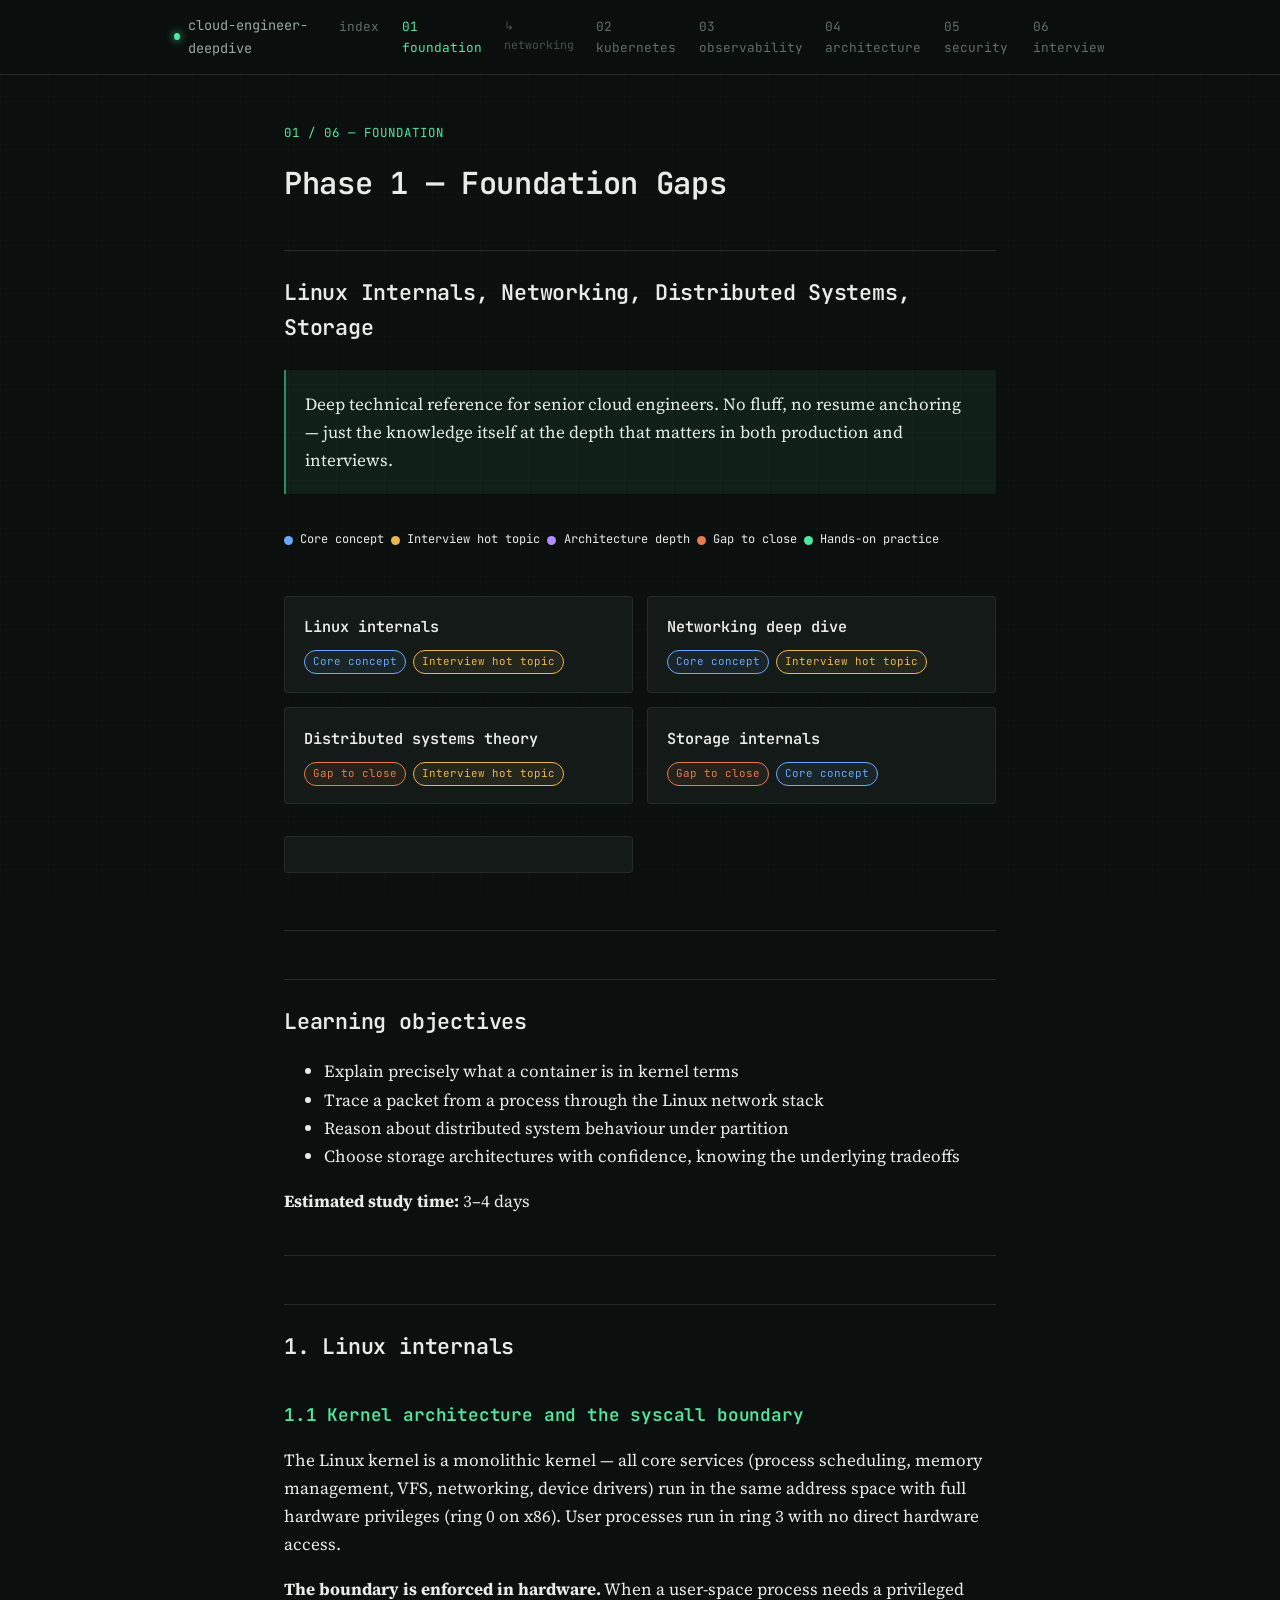
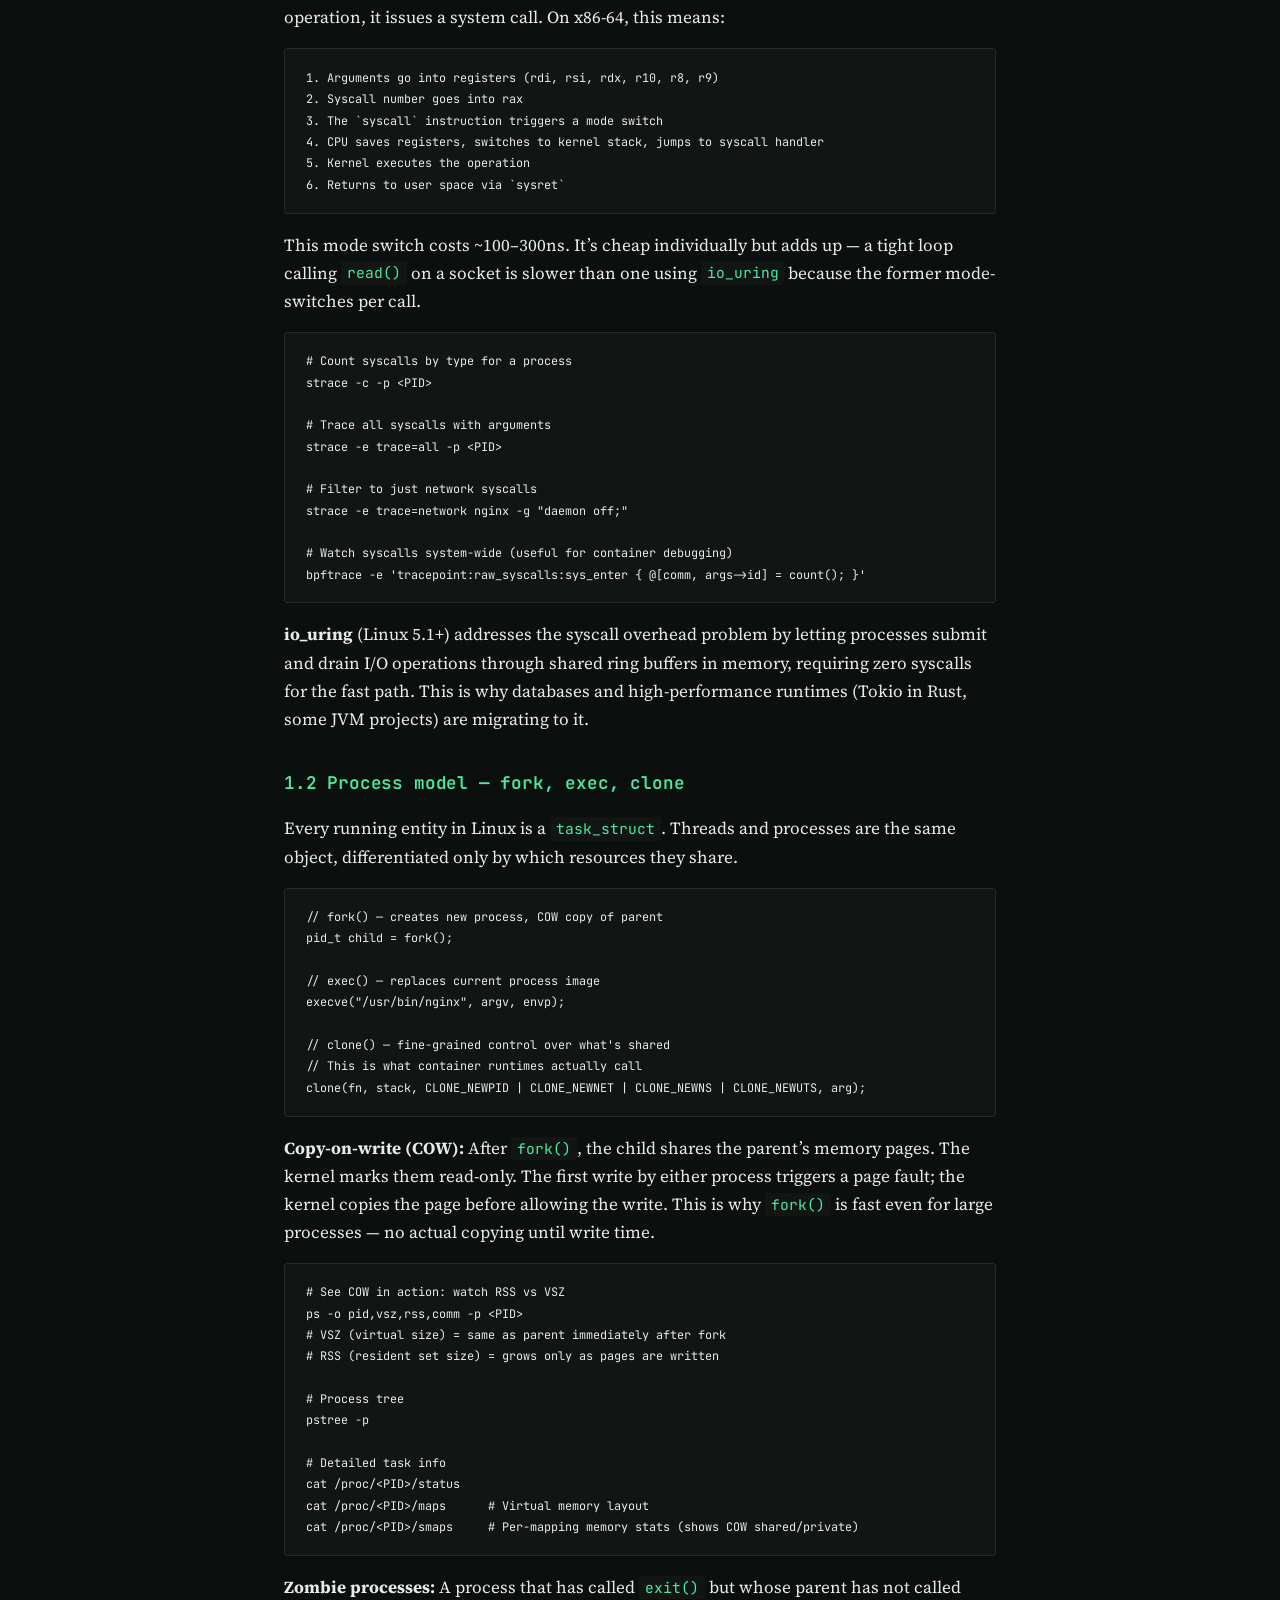
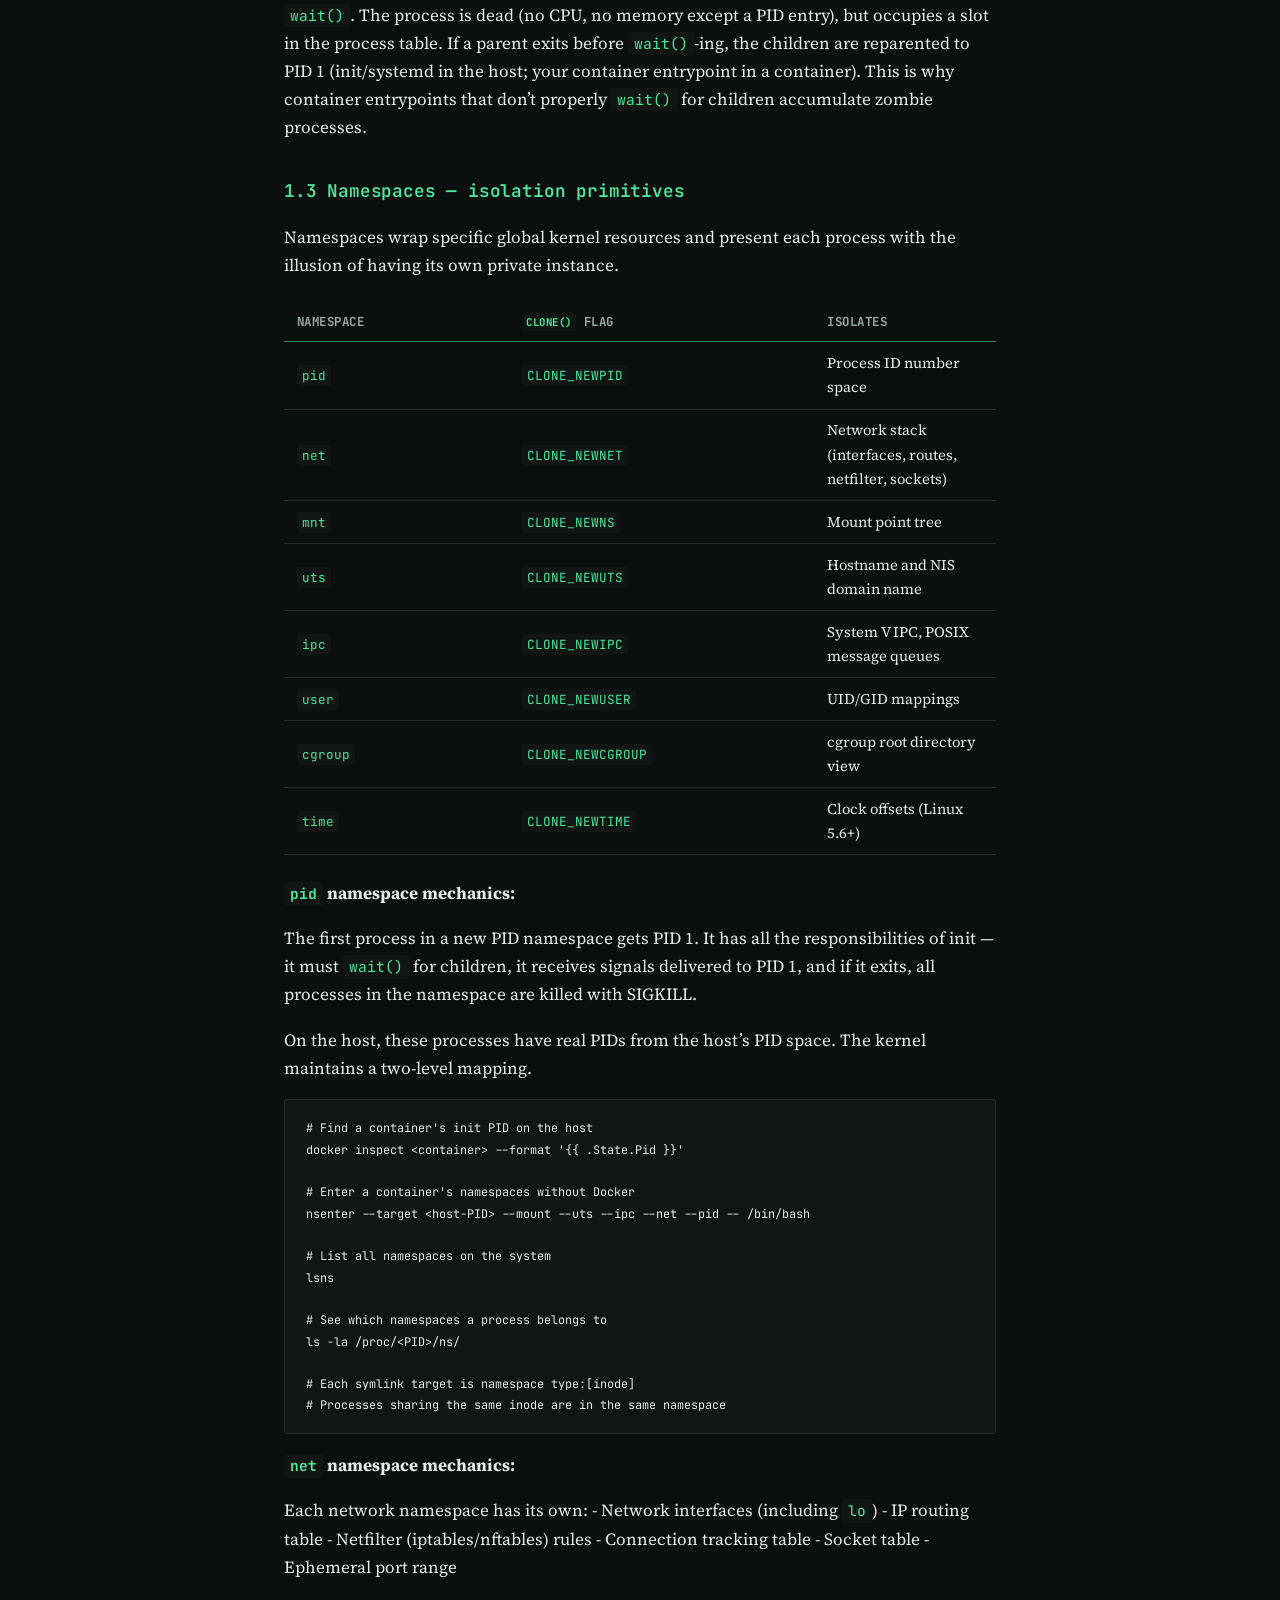
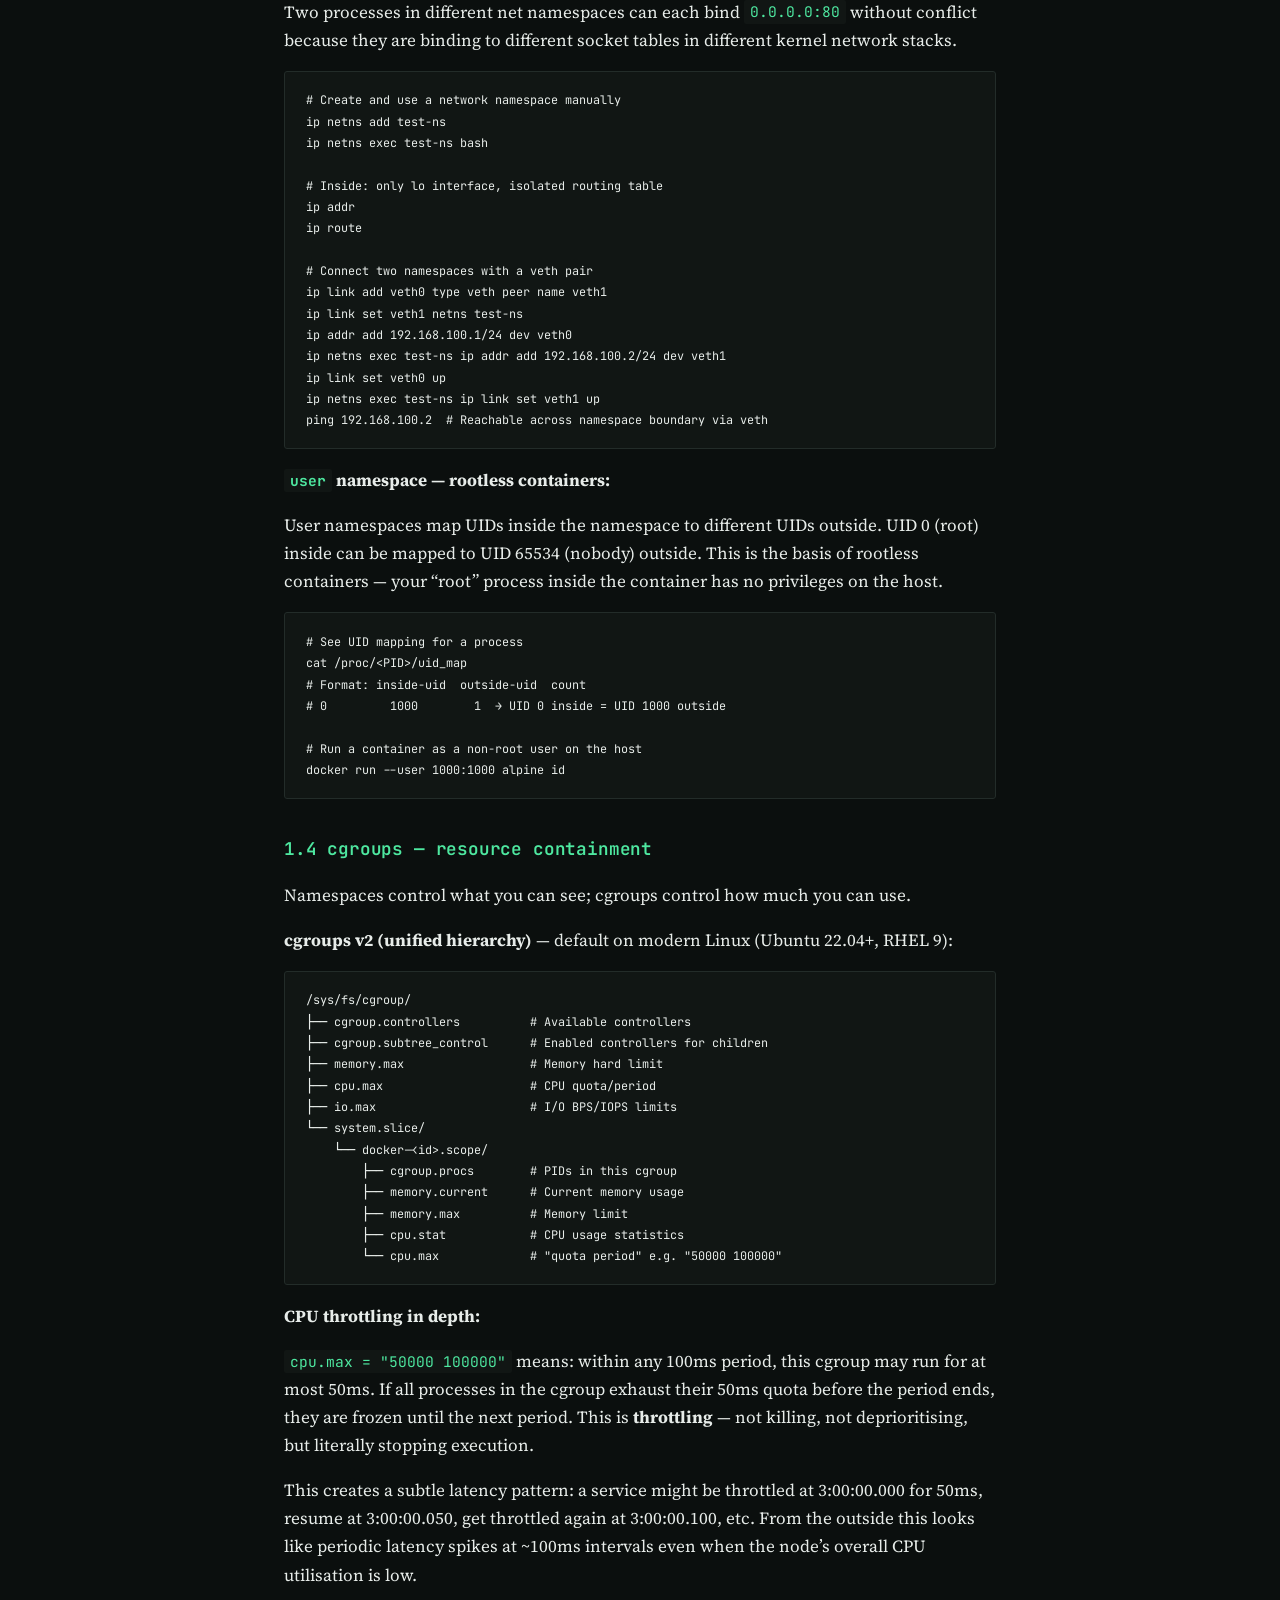
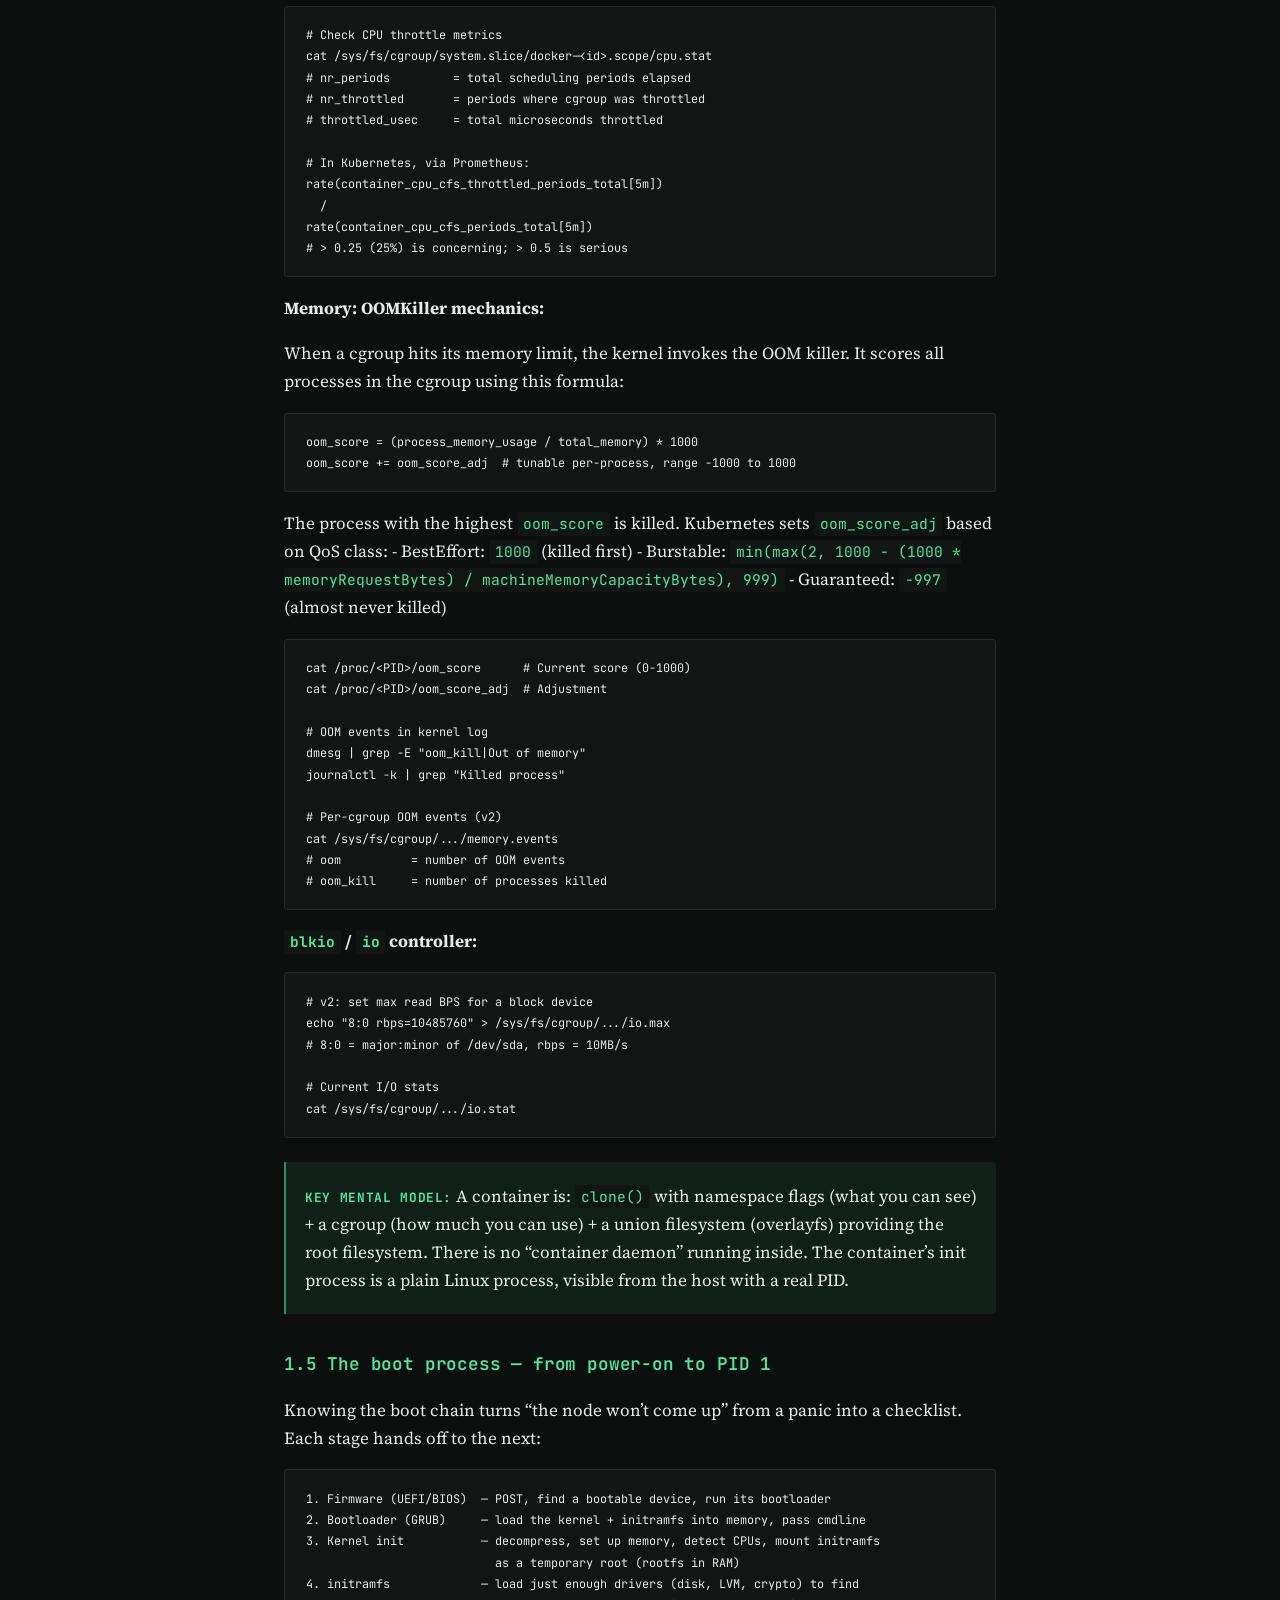
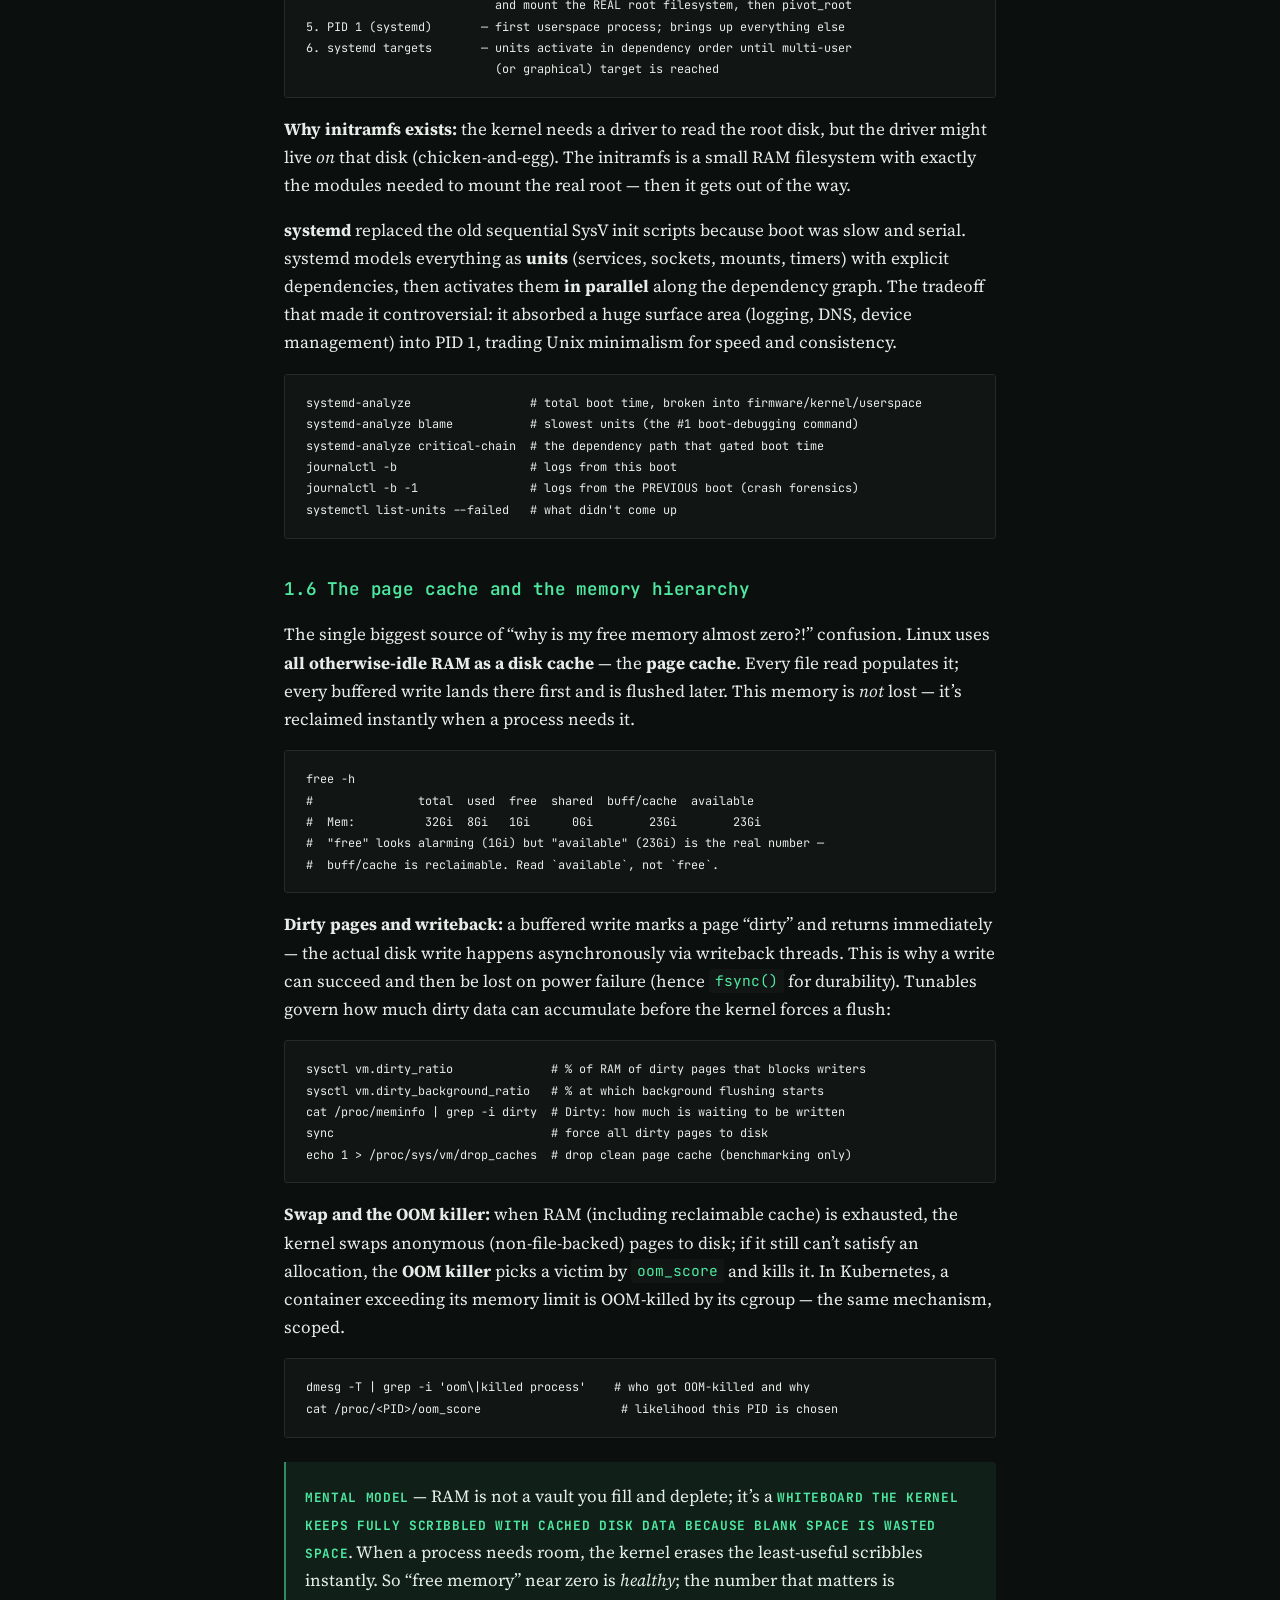
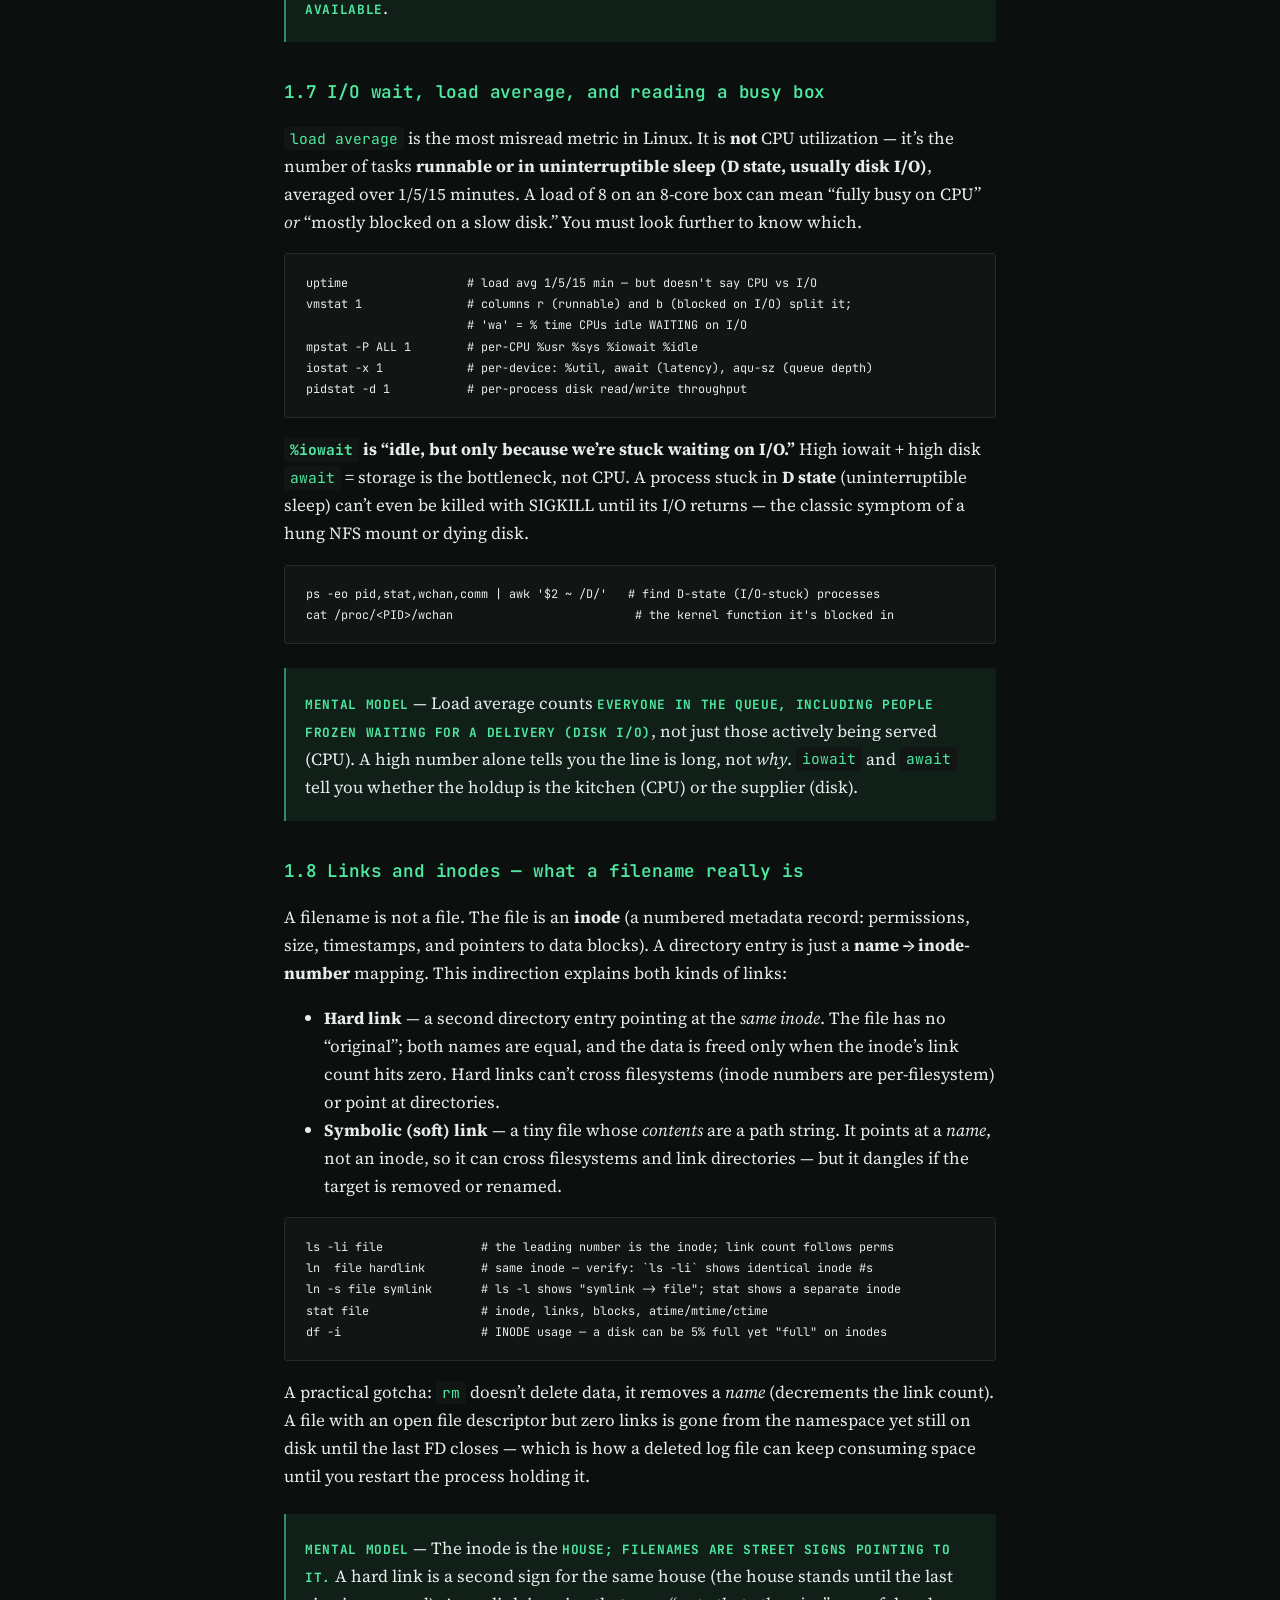
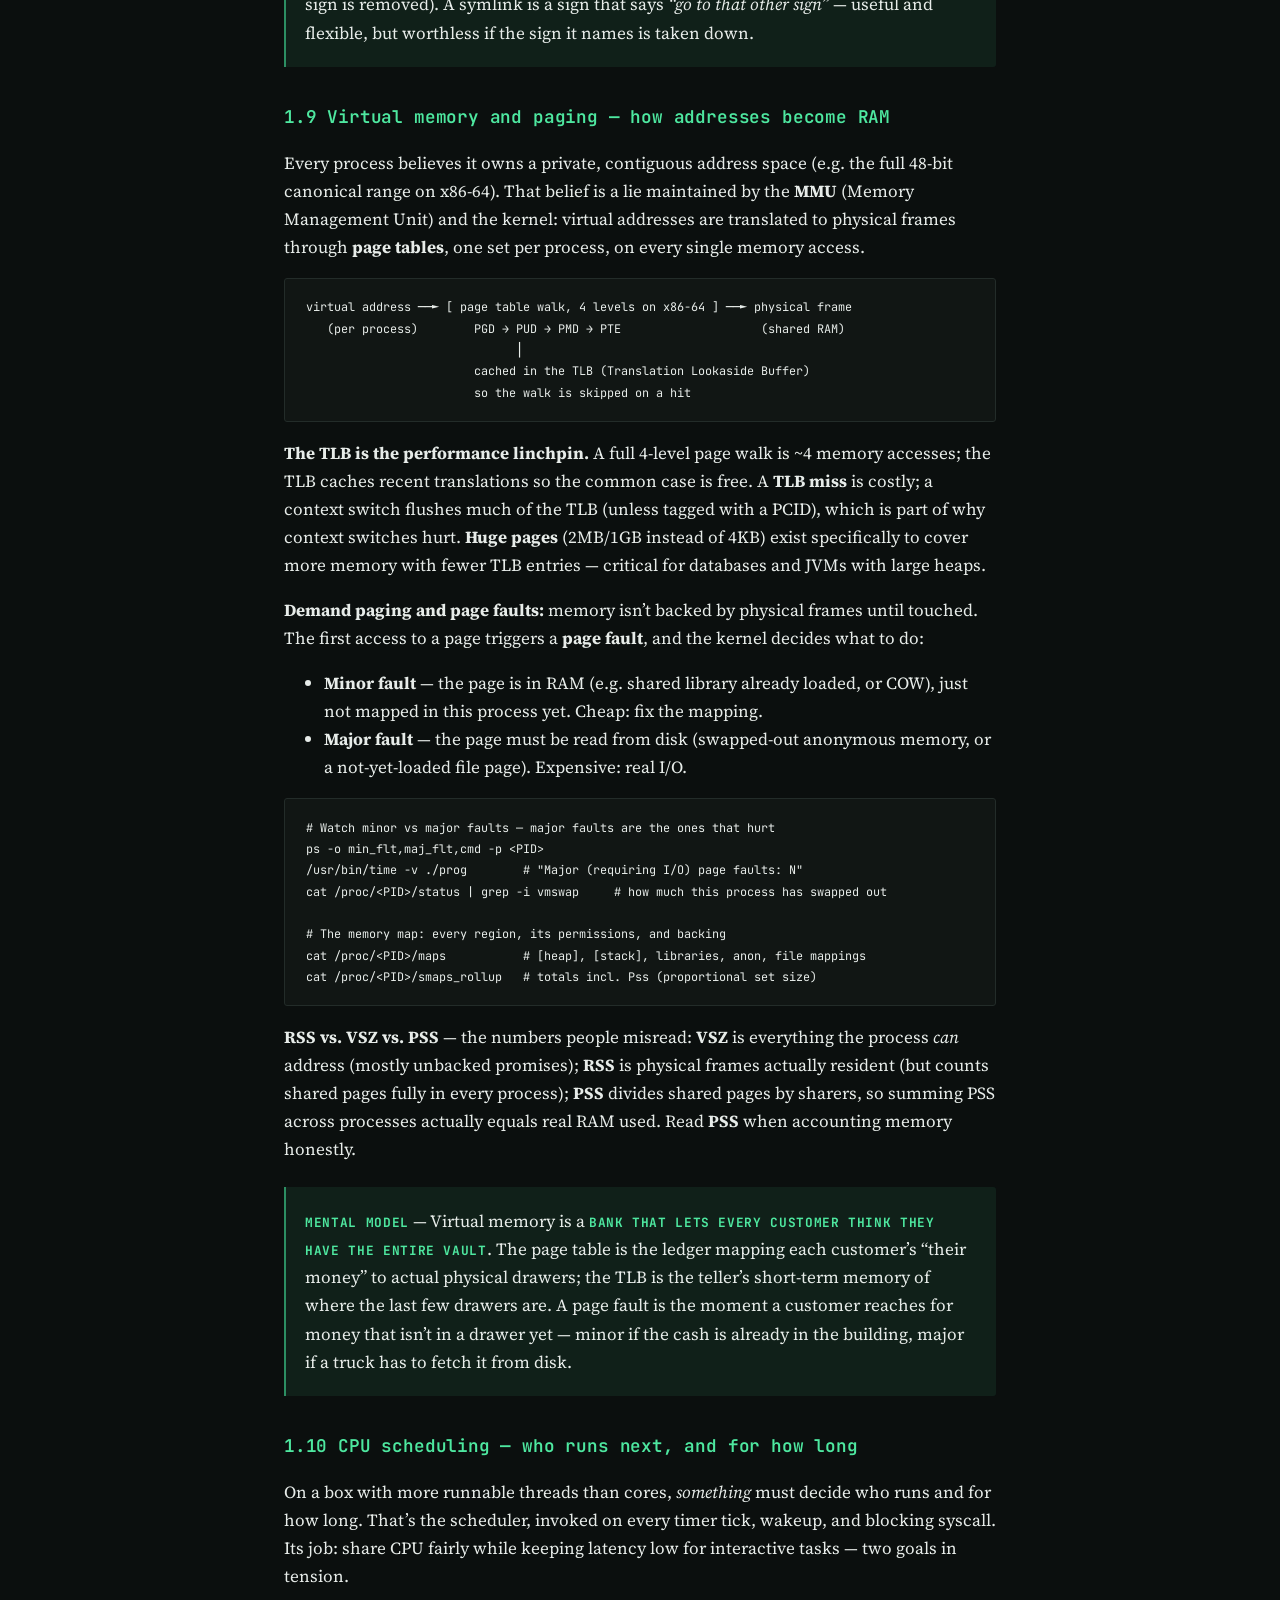
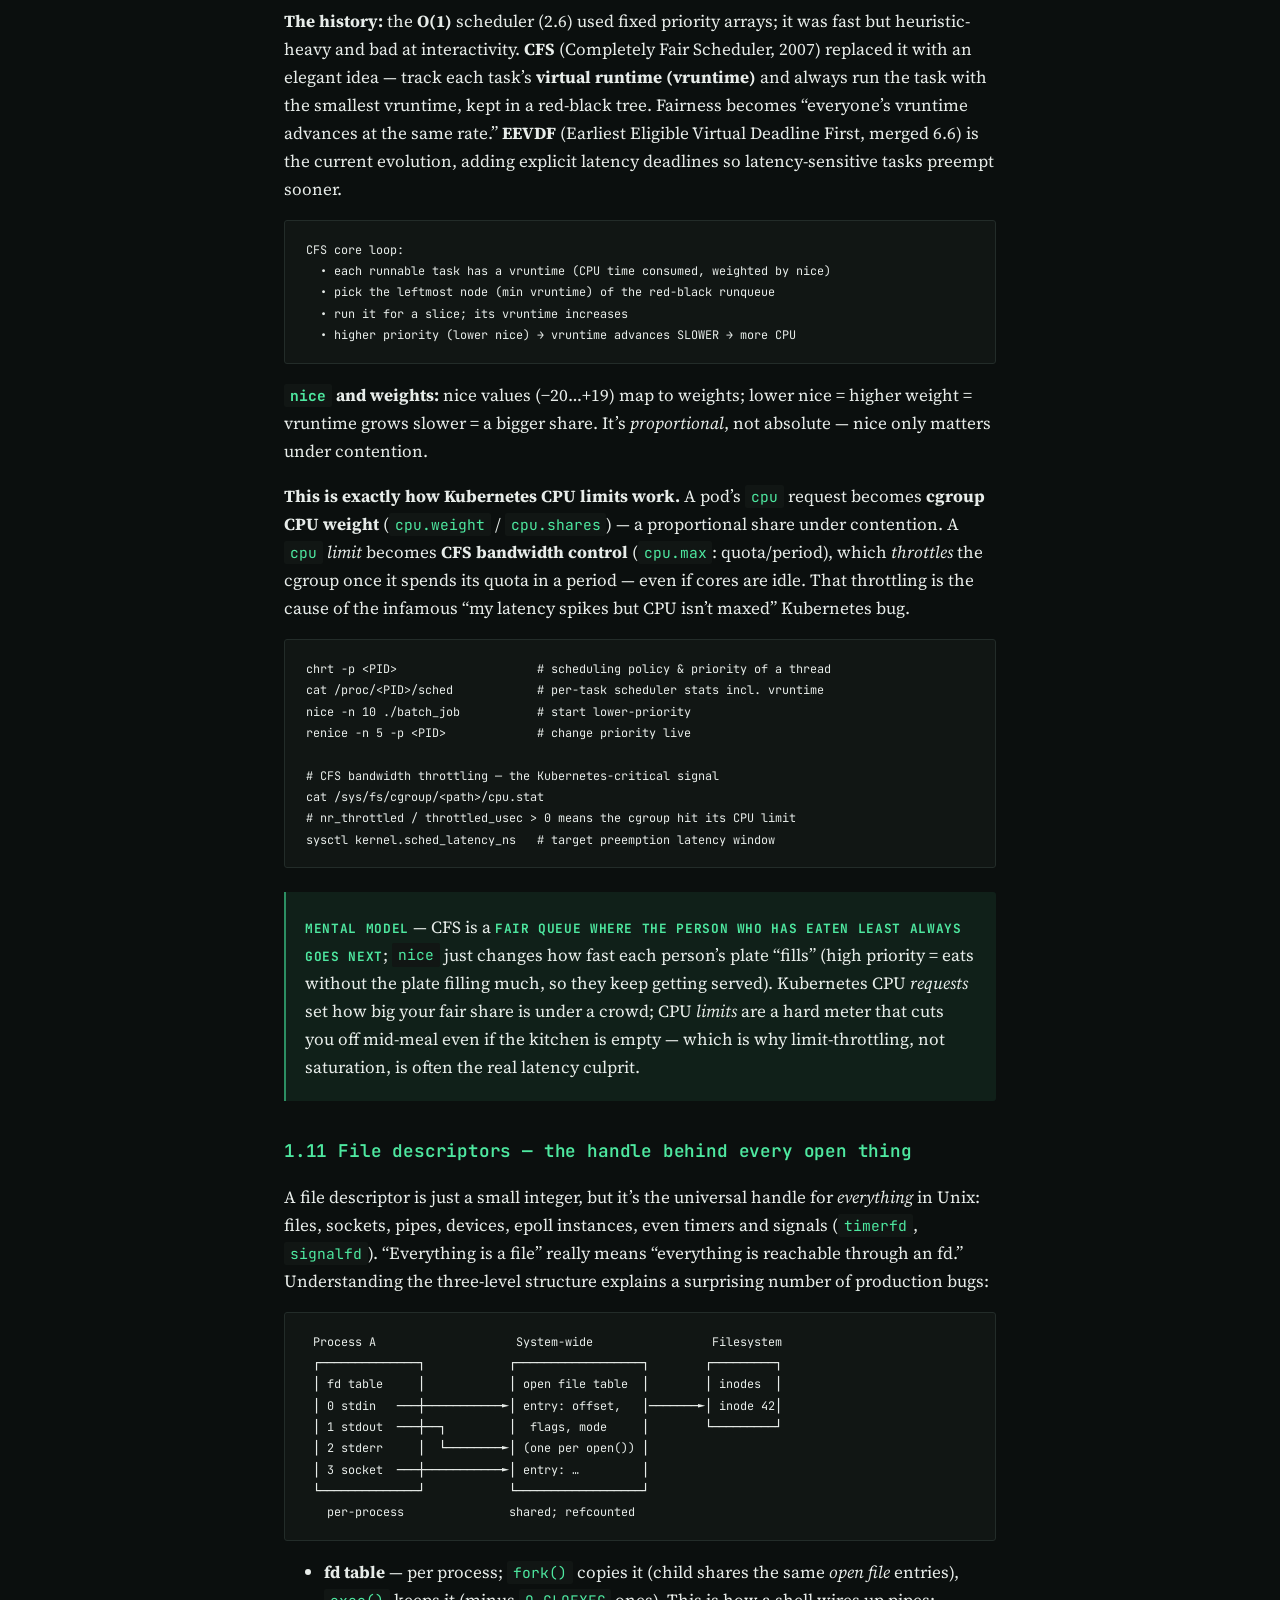
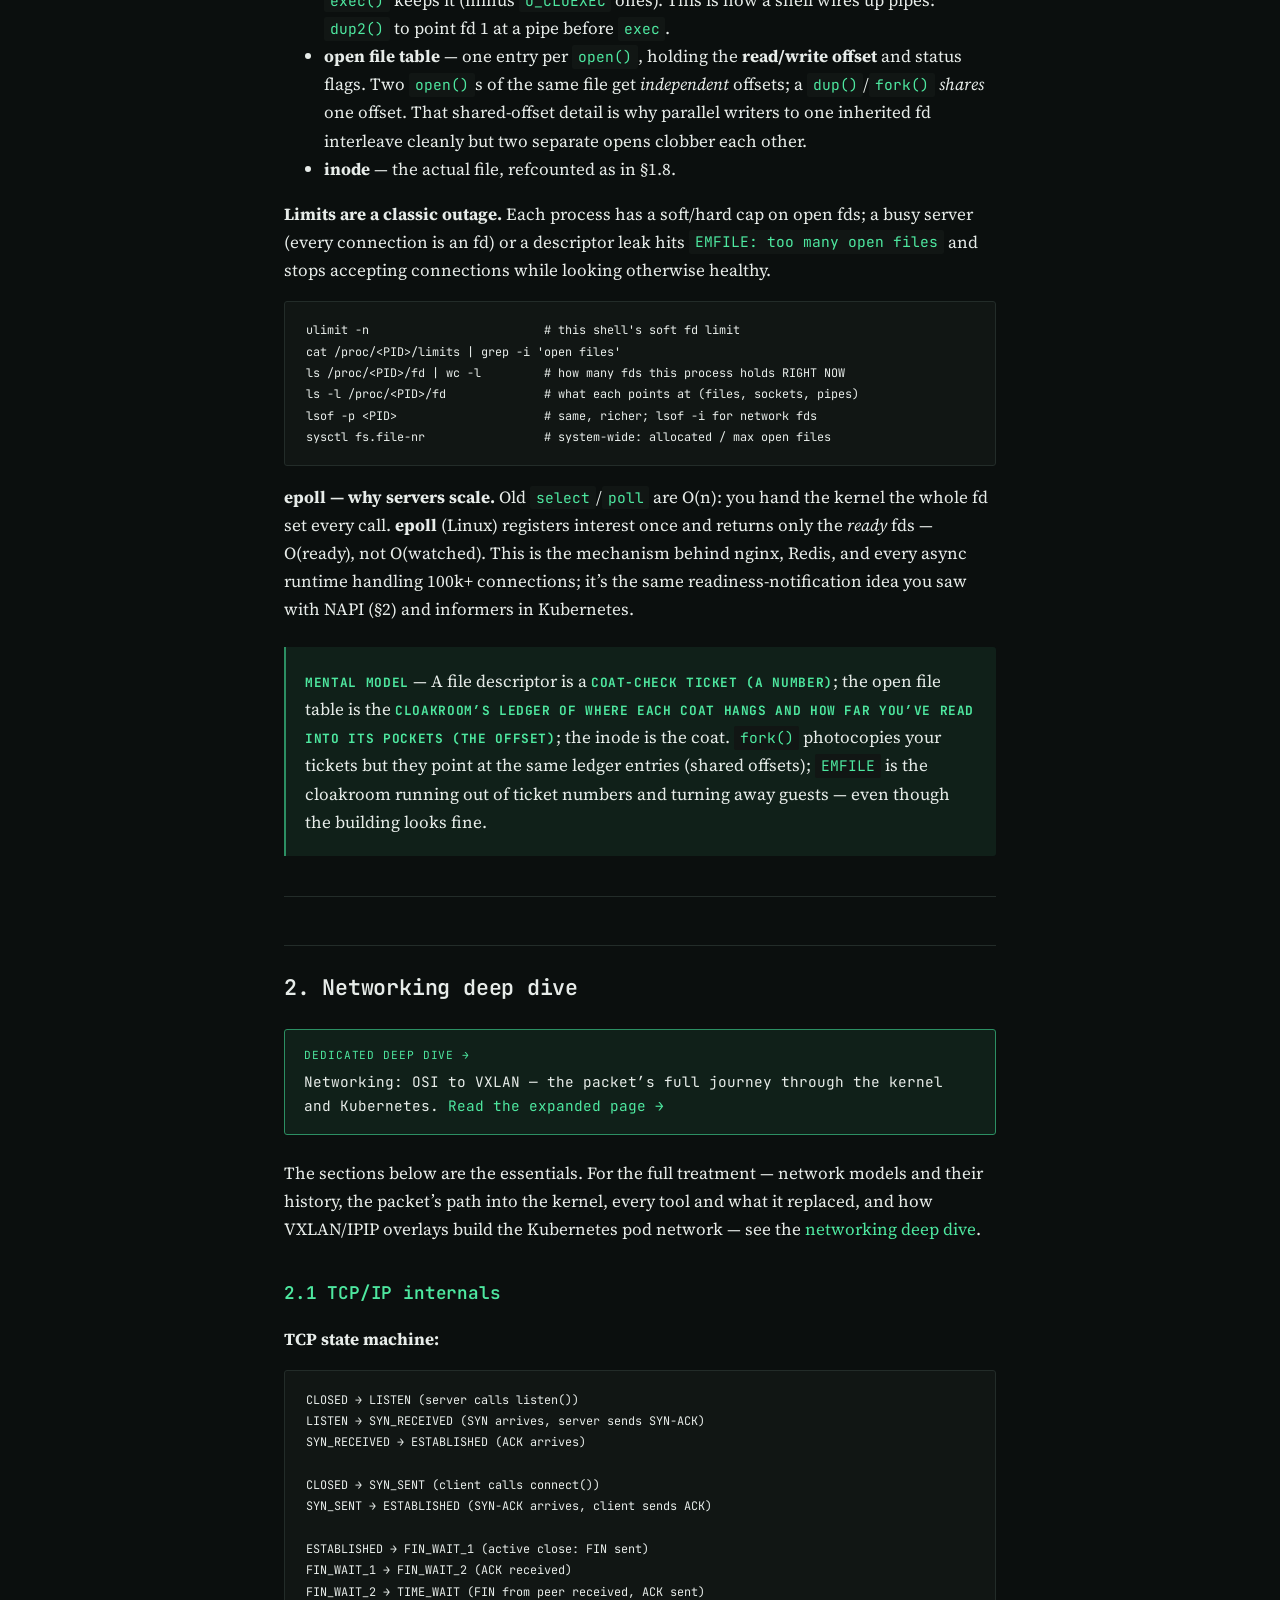
<file: phases/phase1-foundation-gaps.html>
<!DOCTYPE html>
<html lang="en">
<head>
<meta charset="utf-8">
<meta name="viewport" content="width=device-width, initial-scale=1">
<title>Phase 1 — Foundation Gaps — Senior Cloud Engineer Study System</title>
<meta name="description" content="Linux internals, networking, distributed systems, storage">
<link rel="stylesheet" href="../assets/style.css">
<link rel="icon" href="data:,">
</head>
<body>

<div class="topbar">
  <div class="topbar-inner">
    <a href="../index.html" class="topbar-brand"><span class="dot"></span>cloud-engineer-deepdive</a>
    <nav class="topbar-nav">
      <a href="../index.html">index</a>
      <a href="../phases/phase1-foundation-gaps.html" class="active">01 foundation</a>
      <a href="../phases/deepdive-networking.html" class="nav-sub">↳ networking</a>
      <a href="../phases/phase2-kubernetes-mastery.html">02 kubernetes</a>
      <a href="../phases/phase3-observability-sre.html">03 observability</a>
      <a href="../phases/phase4-architecture-design.html">04 architecture</a>
      <a href="../phases/phase5-security-concepts.html">05 security</a>
      <a href="../phases/phase6-interview-prep.html">06 interview</a>
    </nav>
  </div>
</div>

<div class="page-wrap">
  <div class="doc-eyebrow">01 / 06 — foundation</div>
<h1 id="phase-1-foundation-gaps">Phase 1 — Foundation Gaps</h1>
<h2 id="linux-internals-networking-distributed-systems-storage">Linux
Internals, Networking, Distributed Systems, Storage</h2>
<blockquote>
<p>Deep technical reference for senior cloud engineers. No fluff, no
resume anchoring — just the knowledge itself at the depth that matters
in both production and interviews.</p>
</blockquote>
<div class="topic-legend">
<p><span><span class="swatch" style="background:#6aa6ff"></span>Core
concept</span> <span><span class="swatch"
style="background:#e8b84e"></span>Interview hot topic</span> <span><span
class="swatch" style="background:#b18cff"></span>Architecture
depth</span> <span><span class="swatch"
style="background:#e87a4e"></span>Gap to close</span> <span><span
class="swatch" style="background:#4ee8a0"></span>Hands-on
practice</span></p>
</div>
<div class="topic-grid">
<a class="topic-card" href="#linux-internals">
<h4>
Linux internals
</h4>
<div class="tags">
<span class="cat cat-core">Core concept</span><span
class="cat cat-interview">Interview hot topic</span>
</div>
</a> <a class="topic-card" href="#networking-deep-dive">
<h4>
Networking deep dive
</h4>
<div class="tags">
<span class="cat cat-core">Core concept</span><span
class="cat cat-interview">Interview hot topic</span>
</div>
</a> <a class="topic-card" href="#distributed-systems-theory">
<h4>
Distributed systems theory
</h4>
<div class="tags">
<span class="cat cat-gap">Gap to close</span><span
class="cat cat-interview">Interview hot topic</span>
</div>
</a> <a class="topic-card" href="#storage-internals">
<h4>
Storage internals
</h4>
<div class="tags">
<span class="cat cat-gap">Gap to close</span><span
class="cat cat-core">Core concept</span>
</div>
<p></a></p>
</div>
<hr />
<h2 id="learning-objectives">Learning objectives</h2>
<ul>
<li>Explain precisely what a container is in kernel terms</li>
<li>Trace a packet from a process through the Linux network stack</li>
<li>Reason about distributed system behaviour under partition</li>
<li>Choose storage architectures with confidence, knowing the underlying
tradeoffs</li>
</ul>
<p><strong>Estimated study time:</strong> 3–4 days</p>
<hr />
<h2 id="linux-internals">1. Linux internals</h2>
<h3 id="kernel-architecture-and-the-syscall-boundary">1.1 Kernel
architecture and the syscall boundary</h3>
<p>The Linux kernel is a monolithic kernel — all core services (process
scheduling, memory management, VFS, networking, device drivers) run in
the same address space with full hardware privileges (ring 0 on x86).
User processes run in ring 3 with no direct hardware access.</p>
<p><strong>The boundary is enforced in hardware.</strong> When a
user-space process needs a privileged operation, it issues a system
call. On x86-64, this means:</p>
<pre><code>1. Arguments go into registers (rdi, rsi, rdx, r10, r8, r9)
2. Syscall number goes into rax
3. The `syscall` instruction triggers a mode switch
4. CPU saves registers, switches to kernel stack, jumps to syscall handler
5. Kernel executes the operation
6. Returns to user space via `sysret`</code></pre>
<p>This mode switch costs ~100–300ns. It’s cheap individually but adds
up — a tight loop calling <code>read()</code> on a socket is slower than
one using <code>io_uring</code> because the former mode-switches per
call.</p>
<div class="sourceCode" id="cb2"><pre
class="sourceCode bash"><code class="sourceCode bash"><span id="cb2-1"><a href="#cb2-1" aria-hidden="true" tabindex="-1"></a><span class="co"># Count syscalls by type for a process</span></span>
<span id="cb2-2"><a href="#cb2-2" aria-hidden="true" tabindex="-1"></a><span class="ex">strace</span> <span class="at">-c</span> <span class="at">-p</span> <span class="op">&lt;</span>PID<span class="op">&gt;</span></span>
<span id="cb2-3"><a href="#cb2-3" aria-hidden="true" tabindex="-1"></a></span>
<span id="cb2-4"><a href="#cb2-4" aria-hidden="true" tabindex="-1"></a><span class="co"># Trace all syscalls with arguments</span></span>
<span id="cb2-5"><a href="#cb2-5" aria-hidden="true" tabindex="-1"></a><span class="ex">strace</span> <span class="at">-e</span> trace=all <span class="at">-p</span> <span class="op">&lt;</span>PID<span class="op">&gt;</span></span>
<span id="cb2-6"><a href="#cb2-6" aria-hidden="true" tabindex="-1"></a></span>
<span id="cb2-7"><a href="#cb2-7" aria-hidden="true" tabindex="-1"></a><span class="co"># Filter to just network syscalls</span></span>
<span id="cb2-8"><a href="#cb2-8" aria-hidden="true" tabindex="-1"></a><span class="ex">strace</span> <span class="at">-e</span> trace=network nginx <span class="at">-g</span> <span class="st">&quot;daemon off;&quot;</span></span>
<span id="cb2-9"><a href="#cb2-9" aria-hidden="true" tabindex="-1"></a></span>
<span id="cb2-10"><a href="#cb2-10" aria-hidden="true" tabindex="-1"></a><span class="co"># Watch syscalls system-wide (useful for container debugging)</span></span>
<span id="cb2-11"><a href="#cb2-11" aria-hidden="true" tabindex="-1"></a><span class="ex">bpftrace</span> <span class="at">-e</span> <span class="st">&#39;tracepoint:raw_syscalls:sys_enter { @[comm, args-&gt;id] = count(); }&#39;</span></span></code></pre></div>
<p><strong>io_uring</strong> (Linux 5.1+) addresses the syscall overhead
problem by letting processes submit and drain I/O operations through
shared ring buffers in memory, requiring zero syscalls for the fast
path. This is why databases and high-performance runtimes (Tokio in
Rust, some JVM projects) are migrating to it.</p>
<h3 id="process-model-fork-exec-clone">1.2 Process model — fork, exec,
clone</h3>
<p>Every running entity in Linux is a <code>task_struct</code>. Threads
and processes are the same object, differentiated only by which
resources they share.</p>
<div class="sourceCode" id="cb3"><pre class="sourceCode c"><code class="sourceCode c"><span id="cb3-1"><a href="#cb3-1" aria-hidden="true" tabindex="-1"></a><span class="co">// fork() — creates new process, COW copy of parent</span></span>
<span id="cb3-2"><a href="#cb3-2" aria-hidden="true" tabindex="-1"></a>pid_t child <span class="op">=</span> fork<span class="op">();</span></span>
<span id="cb3-3"><a href="#cb3-3" aria-hidden="true" tabindex="-1"></a></span>
<span id="cb3-4"><a href="#cb3-4" aria-hidden="true" tabindex="-1"></a><span class="co">// exec() — replaces current process image</span></span>
<span id="cb3-5"><a href="#cb3-5" aria-hidden="true" tabindex="-1"></a>execve<span class="op">(</span><span class="st">&quot;/usr/bin/nginx&quot;</span><span class="op">,</span> argv<span class="op">,</span> envp<span class="op">);</span></span>
<span id="cb3-6"><a href="#cb3-6" aria-hidden="true" tabindex="-1"></a></span>
<span id="cb3-7"><a href="#cb3-7" aria-hidden="true" tabindex="-1"></a><span class="co">// clone() — fine-grained control over what&#39;s shared</span></span>
<span id="cb3-8"><a href="#cb3-8" aria-hidden="true" tabindex="-1"></a><span class="co">// This is what container runtimes actually call</span></span>
<span id="cb3-9"><a href="#cb3-9" aria-hidden="true" tabindex="-1"></a>clone<span class="op">(</span>fn<span class="op">,</span> stack<span class="op">,</span> CLONE_NEWPID <span class="op">|</span> CLONE_NEWNET <span class="op">|</span> CLONE_NEWNS <span class="op">|</span> CLONE_NEWUTS<span class="op">,</span> arg<span class="op">);</span></span></code></pre></div>
<p><strong>Copy-on-write (COW):</strong> After <code>fork()</code>, the
child shares the parent’s memory pages. The kernel marks them read-only.
The first write by either process triggers a page fault; the kernel
copies the page before allowing the write. This is why
<code>fork()</code> is fast even for large processes — no actual copying
until write time.</p>
<div class="sourceCode" id="cb4"><pre
class="sourceCode bash"><code class="sourceCode bash"><span id="cb4-1"><a href="#cb4-1" aria-hidden="true" tabindex="-1"></a><span class="co"># See COW in action: watch RSS vs VSZ</span></span>
<span id="cb4-2"><a href="#cb4-2" aria-hidden="true" tabindex="-1"></a><span class="fu">ps</span> <span class="at">-o</span> pid,vsz,rss,comm <span class="at">-p</span> <span class="op">&lt;</span>PID<span class="op">&gt;</span></span>
<span id="cb4-3"><a href="#cb4-3" aria-hidden="true" tabindex="-1"></a><span class="co"># VSZ (virtual size) = same as parent immediately after fork</span></span>
<span id="cb4-4"><a href="#cb4-4" aria-hidden="true" tabindex="-1"></a><span class="co"># RSS (resident set size) = grows only as pages are written</span></span>
<span id="cb4-5"><a href="#cb4-5" aria-hidden="true" tabindex="-1"></a></span>
<span id="cb4-6"><a href="#cb4-6" aria-hidden="true" tabindex="-1"></a><span class="co"># Process tree</span></span>
<span id="cb4-7"><a href="#cb4-7" aria-hidden="true" tabindex="-1"></a><span class="fu">pstree</span> <span class="at">-p</span></span>
<span id="cb4-8"><a href="#cb4-8" aria-hidden="true" tabindex="-1"></a></span>
<span id="cb4-9"><a href="#cb4-9" aria-hidden="true" tabindex="-1"></a><span class="co"># Detailed task info</span></span>
<span id="cb4-10"><a href="#cb4-10" aria-hidden="true" tabindex="-1"></a><span class="fu">cat</span> /proc/<span class="op">&lt;</span>PID<span class="op">&gt;</span>/status</span>
<span id="cb4-11"><a href="#cb4-11" aria-hidden="true" tabindex="-1"></a><span class="fu">cat</span> /proc/<span class="op">&lt;</span>PID<span class="op">&gt;</span>/maps      <span class="co"># Virtual memory layout</span></span>
<span id="cb4-12"><a href="#cb4-12" aria-hidden="true" tabindex="-1"></a><span class="fu">cat</span> /proc/<span class="op">&lt;</span>PID<span class="op">&gt;</span>/smaps     <span class="co"># Per-mapping memory stats (shows COW shared/private)</span></span></code></pre></div>
<p><strong>Zombie processes:</strong> A process that has called
<code>exit()</code> but whose parent has not called <code>wait()</code>.
The process is dead (no CPU, no memory except a PID entry), but occupies
a slot in the process table. If a parent exits before
<code>wait()</code>-ing, the children are reparented to PID 1
(init/systemd in the host; your container entrypoint in a container).
This is why container entrypoints that don’t properly
<code>wait()</code> for children accumulate zombie processes.</p>
<h3 id="namespaces-isolation-primitives">1.3 Namespaces — isolation
primitives</h3>
<p>Namespaces wrap specific global kernel resources and present each
process with the illusion of having its own private instance.</p>
<table>
<colgroup>
<col style="width: 31%" />
<col style="width: 42%" />
<col style="width: 25%" />
</colgroup>
<thead>
<tr>
<th>Namespace</th>
<th><code>clone()</code> flag</th>
<th>Isolates</th>
</tr>
</thead>
<tbody>
<tr>
<td><code>pid</code></td>
<td><code>CLONE_NEWPID</code></td>
<td>Process ID number space</td>
</tr>
<tr>
<td><code>net</code></td>
<td><code>CLONE_NEWNET</code></td>
<td>Network stack (interfaces, routes, netfilter, sockets)</td>
</tr>
<tr>
<td><code>mnt</code></td>
<td><code>CLONE_NEWNS</code></td>
<td>Mount point tree</td>
</tr>
<tr>
<td><code>uts</code></td>
<td><code>CLONE_NEWUTS</code></td>
<td>Hostname and NIS domain name</td>
</tr>
<tr>
<td><code>ipc</code></td>
<td><code>CLONE_NEWIPC</code></td>
<td>System V IPC, POSIX message queues</td>
</tr>
<tr>
<td><code>user</code></td>
<td><code>CLONE_NEWUSER</code></td>
<td>UID/GID mappings</td>
</tr>
<tr>
<td><code>cgroup</code></td>
<td><code>CLONE_NEWCGROUP</code></td>
<td>cgroup root directory view</td>
</tr>
<tr>
<td><code>time</code></td>
<td><code>CLONE_NEWTIME</code></td>
<td>Clock offsets (Linux 5.6+)</td>
</tr>
</tbody>
</table>
<p><strong><code>pid</code> namespace mechanics:</strong></p>
<p>The first process in a new PID namespace gets PID 1. It has all the
responsibilities of init — it must <code>wait()</code> for children, it
receives signals delivered to PID 1, and if it exits, all processes in
the namespace are killed with SIGKILL.</p>
<p>On the host, these processes have real PIDs from the host’s PID
space. The kernel maintains a two-level mapping.</p>
<div class="sourceCode" id="cb5"><pre
class="sourceCode bash"><code class="sourceCode bash"><span id="cb5-1"><a href="#cb5-1" aria-hidden="true" tabindex="-1"></a><span class="co"># Find a container&#39;s init PID on the host</span></span>
<span id="cb5-2"><a href="#cb5-2" aria-hidden="true" tabindex="-1"></a><span class="ex">docker</span> inspect <span class="op">&lt;</span>container<span class="op">&gt;</span> --format <span class="st">&#39;{{ .State.Pid }}&#39;</span></span>
<span id="cb5-3"><a href="#cb5-3" aria-hidden="true" tabindex="-1"></a></span>
<span id="cb5-4"><a href="#cb5-4" aria-hidden="true" tabindex="-1"></a><span class="co"># Enter a container&#39;s namespaces without Docker</span></span>
<span id="cb5-5"><a href="#cb5-5" aria-hidden="true" tabindex="-1"></a><span class="ex">nsenter</span> <span class="at">--target</span> <span class="op">&lt;</span>host-PID<span class="op">&gt;</span> --mount <span class="at">--uts</span> <span class="at">--ipc</span> <span class="at">--net</span> <span class="at">--pid</span> <span class="at">--</span> /bin/bash</span>
<span id="cb5-6"><a href="#cb5-6" aria-hidden="true" tabindex="-1"></a></span>
<span id="cb5-7"><a href="#cb5-7" aria-hidden="true" tabindex="-1"></a><span class="co"># List all namespaces on the system</span></span>
<span id="cb5-8"><a href="#cb5-8" aria-hidden="true" tabindex="-1"></a><span class="ex">lsns</span></span>
<span id="cb5-9"><a href="#cb5-9" aria-hidden="true" tabindex="-1"></a></span>
<span id="cb5-10"><a href="#cb5-10" aria-hidden="true" tabindex="-1"></a><span class="co"># See which namespaces a process belongs to</span></span>
<span id="cb5-11"><a href="#cb5-11" aria-hidden="true" tabindex="-1"></a><span class="fu">ls</span> <span class="at">-la</span> /proc/<span class="op">&lt;</span>PID<span class="op">&gt;</span>/ns/</span>
<span id="cb5-12"><a href="#cb5-12" aria-hidden="true" tabindex="-1"></a></span>
<span id="cb5-13"><a href="#cb5-13" aria-hidden="true" tabindex="-1"></a><span class="co"># Each symlink target is namespace type:[inode]</span></span>
<span id="cb5-14"><a href="#cb5-14" aria-hidden="true" tabindex="-1"></a><span class="co"># Processes sharing the same inode are in the same namespace</span></span></code></pre></div>
<p><strong><code>net</code> namespace mechanics:</strong></p>
<p>Each network namespace has its own: - Network interfaces (including
<code>lo</code>) - IP routing table - Netfilter (iptables/nftables)
rules - Connection tracking table - Socket table - Ephemeral port
range</p>
<p>Two processes in different net namespaces can each bind
<code>0.0.0.0:80</code> without conflict because they are binding to
different socket tables in different kernel network stacks.</p>
<div class="sourceCode" id="cb6"><pre
class="sourceCode bash"><code class="sourceCode bash"><span id="cb6-1"><a href="#cb6-1" aria-hidden="true" tabindex="-1"></a><span class="co"># Create and use a network namespace manually</span></span>
<span id="cb6-2"><a href="#cb6-2" aria-hidden="true" tabindex="-1"></a><span class="ex">ip</span> netns add test-ns</span>
<span id="cb6-3"><a href="#cb6-3" aria-hidden="true" tabindex="-1"></a><span class="ex">ip</span> netns exec test-ns bash</span>
<span id="cb6-4"><a href="#cb6-4" aria-hidden="true" tabindex="-1"></a></span>
<span id="cb6-5"><a href="#cb6-5" aria-hidden="true" tabindex="-1"></a><span class="co"># Inside: only lo interface, isolated routing table</span></span>
<span id="cb6-6"><a href="#cb6-6" aria-hidden="true" tabindex="-1"></a><span class="ex">ip</span> addr</span>
<span id="cb6-7"><a href="#cb6-7" aria-hidden="true" tabindex="-1"></a><span class="ex">ip</span> route</span>
<span id="cb6-8"><a href="#cb6-8" aria-hidden="true" tabindex="-1"></a></span>
<span id="cb6-9"><a href="#cb6-9" aria-hidden="true" tabindex="-1"></a><span class="co"># Connect two namespaces with a veth pair</span></span>
<span id="cb6-10"><a href="#cb6-10" aria-hidden="true" tabindex="-1"></a><span class="ex">ip</span> link add veth0 type veth peer name veth1</span>
<span id="cb6-11"><a href="#cb6-11" aria-hidden="true" tabindex="-1"></a><span class="ex">ip</span> link set veth1 netns test-ns</span>
<span id="cb6-12"><a href="#cb6-12" aria-hidden="true" tabindex="-1"></a><span class="ex">ip</span> addr add 192.168.100.1/24 dev veth0</span>
<span id="cb6-13"><a href="#cb6-13" aria-hidden="true" tabindex="-1"></a><span class="ex">ip</span> netns exec test-ns ip addr add 192.168.100.2/24 dev veth1</span>
<span id="cb6-14"><a href="#cb6-14" aria-hidden="true" tabindex="-1"></a><span class="ex">ip</span> link set veth0 up</span>
<span id="cb6-15"><a href="#cb6-15" aria-hidden="true" tabindex="-1"></a><span class="ex">ip</span> netns exec test-ns ip link set veth1 up</span>
<span id="cb6-16"><a href="#cb6-16" aria-hidden="true" tabindex="-1"></a><span class="fu">ping</span> 192.168.100.2  <span class="co"># Reachable across namespace boundary via veth</span></span></code></pre></div>
<p><strong><code>user</code> namespace — rootless
containers:</strong></p>
<p>User namespaces map UIDs inside the namespace to different UIDs
outside. UID 0 (root) inside can be mapped to UID 65534 (nobody)
outside. This is the basis of rootless containers — your “root” process
inside the container has no privileges on the host.</p>
<div class="sourceCode" id="cb7"><pre
class="sourceCode bash"><code class="sourceCode bash"><span id="cb7-1"><a href="#cb7-1" aria-hidden="true" tabindex="-1"></a><span class="co"># See UID mapping for a process</span></span>
<span id="cb7-2"><a href="#cb7-2" aria-hidden="true" tabindex="-1"></a><span class="fu">cat</span> /proc/<span class="op">&lt;</span>PID<span class="op">&gt;</span>/uid_map</span>
<span id="cb7-3"><a href="#cb7-3" aria-hidden="true" tabindex="-1"></a><span class="co"># Format: inside-uid  outside-uid  count</span></span>
<span id="cb7-4"><a href="#cb7-4" aria-hidden="true" tabindex="-1"></a><span class="co"># 0         1000        1  → UID 0 inside = UID 1000 outside</span></span>
<span id="cb7-5"><a href="#cb7-5" aria-hidden="true" tabindex="-1"></a></span>
<span id="cb7-6"><a href="#cb7-6" aria-hidden="true" tabindex="-1"></a><span class="co"># Run a container as a non-root user on the host</span></span>
<span id="cb7-7"><a href="#cb7-7" aria-hidden="true" tabindex="-1"></a><span class="ex">docker</span> run <span class="at">--user</span> 1000:1000 alpine id</span></code></pre></div>
<h3 id="cgroups-resource-containment">1.4 cgroups — resource
containment</h3>
<p>Namespaces control what you can see; cgroups control how much you can
use.</p>
<p><strong>cgroups v2 (unified hierarchy)</strong> — default on modern
Linux (Ubuntu 22.04+, RHEL 9):</p>
<pre><code>/sys/fs/cgroup/
├── cgroup.controllers          # Available controllers
├── cgroup.subtree_control      # Enabled controllers for children
├── memory.max                  # Memory hard limit
├── cpu.max                     # CPU quota/period
├── io.max                      # I/O BPS/IOPS limits
└── system.slice/
    └── docker-&lt;id&gt;.scope/
        ├── cgroup.procs        # PIDs in this cgroup
        ├── memory.current      # Current memory usage
        ├── memory.max          # Memory limit
        ├── cpu.stat            # CPU usage statistics
        └── cpu.max             # &quot;quota period&quot; e.g. &quot;50000 100000&quot;</code></pre>
<p><strong>CPU throttling in depth:</strong></p>
<p><code>cpu.max = "50000 100000"</code> means: within any 100ms period,
this cgroup may run for at most 50ms. If all processes in the cgroup
exhaust their 50ms quota before the period ends, they are frozen until
the next period. This is <strong>throttling</strong> — not killing, not
deprioritising, but literally stopping execution.</p>
<p>This creates a subtle latency pattern: a service might be throttled
at 3:00:00.000 for 50ms, resume at 3:00:00.050, get throttled again at
3:00:00.100, etc. From the outside this looks like periodic latency
spikes at ~100ms intervals even when the node’s overall CPU utilisation
is low.</p>
<div class="sourceCode" id="cb9"><pre
class="sourceCode bash"><code class="sourceCode bash"><span id="cb9-1"><a href="#cb9-1" aria-hidden="true" tabindex="-1"></a><span class="co"># Check CPU throttle metrics</span></span>
<span id="cb9-2"><a href="#cb9-2" aria-hidden="true" tabindex="-1"></a><span class="fu">cat</span> /sys/fs/cgroup/system.slice/docker-<span class="op">&lt;</span>id<span class="op">&gt;</span>.scope/cpu.stat</span>
<span id="cb9-3"><a href="#cb9-3" aria-hidden="true" tabindex="-1"></a><span class="co"># nr_periods         = total scheduling periods elapsed</span></span>
<span id="cb9-4"><a href="#cb9-4" aria-hidden="true" tabindex="-1"></a><span class="co"># nr_throttled       = periods where cgroup was throttled</span></span>
<span id="cb9-5"><a href="#cb9-5" aria-hidden="true" tabindex="-1"></a><span class="co"># throttled_usec     = total microseconds throttled</span></span>
<span id="cb9-6"><a href="#cb9-6" aria-hidden="true" tabindex="-1"></a></span>
<span id="cb9-7"><a href="#cb9-7" aria-hidden="true" tabindex="-1"></a><span class="co"># In Kubernetes, via Prometheus:</span></span>
<span id="cb9-8"><a href="#cb9-8" aria-hidden="true" tabindex="-1"></a><span class="ex">rate</span><span class="er">(</span><span class="va">container_cpu_cfs_throttled_periods_total</span><span class="op">[</span><span class="dv">5</span>m<span class="op">]</span><span class="kw">)</span></span>
<span id="cb9-9"><a href="#cb9-9" aria-hidden="true" tabindex="-1"></a>  <span class="ex">/</span></span>
<span id="cb9-10"><a href="#cb9-10" aria-hidden="true" tabindex="-1"></a><span class="ex">rate</span><span class="er">(</span><span class="va">container_cpu_cfs_periods_total</span><span class="op">[</span><span class="dv">5</span>m<span class="op">]</span><span class="kw">)</span></span>
<span id="cb9-11"><a href="#cb9-11" aria-hidden="true" tabindex="-1"></a><span class="co"># &gt; 0.25 (25%) is concerning; &gt; 0.5 is serious</span></span></code></pre></div>
<p><strong>Memory: OOMKiller mechanics:</strong></p>
<p>When a cgroup hits its memory limit, the kernel invokes the OOM
killer. It scores all processes in the cgroup using this formula:</p>
<pre><code>oom_score = (process_memory_usage / total_memory) * 1000
oom_score += oom_score_adj  # tunable per-process, range -1000 to 1000</code></pre>
<p>The process with the highest <code>oom_score</code> is killed.
Kubernetes sets <code>oom_score_adj</code> based on QoS class: -
BestEffort: <code>1000</code> (killed first) - Burstable:
<code>min(max(2, 1000 - (1000 * memoryRequestBytes) / machineMemoryCapacityBytes), 999)</code>
- Guaranteed: <code>-997</code> (almost never killed)</p>
<div class="sourceCode" id="cb11"><pre
class="sourceCode bash"><code class="sourceCode bash"><span id="cb11-1"><a href="#cb11-1" aria-hidden="true" tabindex="-1"></a><span class="fu">cat</span> /proc/<span class="op">&lt;</span>PID<span class="op">&gt;</span>/oom_score      <span class="co"># Current score (0-1000)</span></span>
<span id="cb11-2"><a href="#cb11-2" aria-hidden="true" tabindex="-1"></a><span class="fu">cat</span> /proc/<span class="op">&lt;</span>PID<span class="op">&gt;</span>/oom_score_adj  <span class="co"># Adjustment</span></span>
<span id="cb11-3"><a href="#cb11-3" aria-hidden="true" tabindex="-1"></a></span>
<span id="cb11-4"><a href="#cb11-4" aria-hidden="true" tabindex="-1"></a><span class="co"># OOM events in kernel log</span></span>
<span id="cb11-5"><a href="#cb11-5" aria-hidden="true" tabindex="-1"></a><span class="fu">dmesg</span> <span class="kw">|</span> <span class="fu">grep</span> <span class="at">-E</span> <span class="st">&quot;oom_kill|Out of memory&quot;</span></span>
<span id="cb11-6"><a href="#cb11-6" aria-hidden="true" tabindex="-1"></a><span class="ex">journalctl</span> <span class="at">-k</span> <span class="kw">|</span> <span class="fu">grep</span> <span class="st">&quot;Killed process&quot;</span></span>
<span id="cb11-7"><a href="#cb11-7" aria-hidden="true" tabindex="-1"></a></span>
<span id="cb11-8"><a href="#cb11-8" aria-hidden="true" tabindex="-1"></a><span class="co"># Per-cgroup OOM events (v2)</span></span>
<span id="cb11-9"><a href="#cb11-9" aria-hidden="true" tabindex="-1"></a><span class="fu">cat</span> /sys/fs/cgroup/.../memory.events</span>
<span id="cb11-10"><a href="#cb11-10" aria-hidden="true" tabindex="-1"></a><span class="co"># oom          = number of OOM events</span></span>
<span id="cb11-11"><a href="#cb11-11" aria-hidden="true" tabindex="-1"></a><span class="co"># oom_kill     = number of processes killed</span></span></code></pre></div>
<p><strong><code>blkio</code> / <code>io</code> controller:</strong></p>
<div class="sourceCode" id="cb12"><pre
class="sourceCode bash"><code class="sourceCode bash"><span id="cb12-1"><a href="#cb12-1" aria-hidden="true" tabindex="-1"></a><span class="co"># v2: set max read BPS for a block device</span></span>
<span id="cb12-2"><a href="#cb12-2" aria-hidden="true" tabindex="-1"></a><span class="bu">echo</span> <span class="st">&quot;8:0 rbps=10485760&quot;</span> <span class="op">&gt;</span> /sys/fs/cgroup/.../io.max</span>
<span id="cb12-3"><a href="#cb12-3" aria-hidden="true" tabindex="-1"></a><span class="co"># 8:0 = major:minor of /dev/sda, rbps = 10MB/s</span></span>
<span id="cb12-4"><a href="#cb12-4" aria-hidden="true" tabindex="-1"></a></span>
<span id="cb12-5"><a href="#cb12-5" aria-hidden="true" tabindex="-1"></a><span class="co"># Current I/O stats</span></span>
<span id="cb12-6"><a href="#cb12-6" aria-hidden="true" tabindex="-1"></a><span class="fu">cat</span> /sys/fs/cgroup/.../io.stat</span></code></pre></div>
<blockquote>
<p><strong>Key mental model:</strong> A container is:
<code>clone()</code> with namespace flags (what you can see) + a cgroup
(how much you can use) + a union filesystem (overlayfs) providing the
root filesystem. There is no “container daemon” running inside. The
container’s init process is a plain Linux process, visible from the host
with a real PID.</p>
</blockquote>
<h3 id="the-boot-process-from-power-on-to-pid-1">1.5 The boot process —
from power-on to PID 1</h3>
<p>Knowing the boot chain turns “the node won’t come up” from a panic
into a checklist. Each stage hands off to the next:</p>
<pre><code>1. Firmware (UEFI/BIOS)  — POST, find a bootable device, run its bootloader
2. Bootloader (GRUB)     — load the kernel + initramfs into memory, pass cmdline
3. Kernel init           — decompress, set up memory, detect CPUs, mount initramfs
                           as a temporary root (rootfs in RAM)
4. initramfs             — load just enough drivers (disk, LVM, crypto) to find
                           and mount the REAL root filesystem, then pivot_root
5. PID 1 (systemd)       — first userspace process; brings up everything else
6. systemd targets       — units activate in dependency order until multi-user
                           (or graphical) target is reached</code></pre>
<p><strong>Why initramfs exists:</strong> the kernel needs a driver to
read the root disk, but the driver might live <em>on</em> that disk
(chicken-and-egg). The initramfs is a small RAM filesystem with exactly
the modules needed to mount the real root — then it gets out of the
way.</p>
<p><strong>systemd</strong> replaced the old sequential SysV init
scripts because boot was slow and serial. systemd models everything as
<strong>units</strong> (services, sockets, mounts, timers) with explicit
dependencies, then activates them <strong>in parallel</strong> along the
dependency graph. The tradeoff that made it controversial: it absorbed a
huge surface area (logging, DNS, device management) into PID 1, trading
Unix minimalism for speed and consistency.</p>
<div class="sourceCode" id="cb14"><pre
class="sourceCode bash"><code class="sourceCode bash"><span id="cb14-1"><a href="#cb14-1" aria-hidden="true" tabindex="-1"></a><span class="ex">systemd-analyze</span>                 <span class="co"># total boot time, broken into firmware/kernel/userspace</span></span>
<span id="cb14-2"><a href="#cb14-2" aria-hidden="true" tabindex="-1"></a><span class="ex">systemd-analyze</span> blame           <span class="co"># slowest units (the #1 boot-debugging command)</span></span>
<span id="cb14-3"><a href="#cb14-3" aria-hidden="true" tabindex="-1"></a><span class="ex">systemd-analyze</span> critical-chain  <span class="co"># the dependency path that gated boot time</span></span>
<span id="cb14-4"><a href="#cb14-4" aria-hidden="true" tabindex="-1"></a><span class="ex">journalctl</span> <span class="at">-b</span>                   <span class="co"># logs from this boot</span></span>
<span id="cb14-5"><a href="#cb14-5" aria-hidden="true" tabindex="-1"></a><span class="ex">journalctl</span> <span class="at">-b</span> <span class="at">-1</span>                <span class="co"># logs from the PREVIOUS boot (crash forensics)</span></span>
<span id="cb14-6"><a href="#cb14-6" aria-hidden="true" tabindex="-1"></a><span class="ex">systemctl</span> list-units <span class="at">--failed</span>   <span class="co"># what didn&#39;t come up</span></span></code></pre></div>
<h3 id="the-page-cache-and-the-memory-hierarchy">1.6 The page cache and
the memory hierarchy</h3>
<p>The single biggest source of “why is my free memory almost zero?!”
confusion. Linux uses <strong>all otherwise-idle RAM as a disk
cache</strong> — the <strong>page cache</strong>. Every file read
populates it; every buffered write lands there first and is flushed
later. This memory is <em>not</em> lost — it’s reclaimed instantly when
a process needs it.</p>
<div class="sourceCode" id="cb15"><pre
class="sourceCode bash"><code class="sourceCode bash"><span id="cb15-1"><a href="#cb15-1" aria-hidden="true" tabindex="-1"></a><span class="fu">free</span> <span class="at">-h</span></span>
<span id="cb15-2"><a href="#cb15-2" aria-hidden="true" tabindex="-1"></a><span class="co">#               total  used  free  shared  buff/cache  available</span></span>
<span id="cb15-3"><a href="#cb15-3" aria-hidden="true" tabindex="-1"></a><span class="co">#  Mem:          32Gi  8Gi   1Gi      0Gi        23Gi        23Gi</span></span>
<span id="cb15-4"><a href="#cb15-4" aria-hidden="true" tabindex="-1"></a><span class="co">#  &quot;free&quot; looks alarming (1Gi) but &quot;available&quot; (23Gi) is the real number —</span></span>
<span id="cb15-5"><a href="#cb15-5" aria-hidden="true" tabindex="-1"></a><span class="co">#  buff/cache is reclaimable. Read `available`, not `free`.</span></span></code></pre></div>
<p><strong>Dirty pages and writeback:</strong> a buffered write marks a
page “dirty” and returns immediately — the actual disk write happens
asynchronously via writeback threads. This is why a write can succeed
and then be lost on power failure (hence <code>fsync()</code> for
durability). Tunables govern how much dirty data can accumulate before
the kernel forces a flush:</p>
<div class="sourceCode" id="cb16"><pre
class="sourceCode bash"><code class="sourceCode bash"><span id="cb16-1"><a href="#cb16-1" aria-hidden="true" tabindex="-1"></a><span class="ex">sysctl</span> vm.dirty_ratio              <span class="co"># % of RAM of dirty pages that blocks writers</span></span>
<span id="cb16-2"><a href="#cb16-2" aria-hidden="true" tabindex="-1"></a><span class="ex">sysctl</span> vm.dirty_background_ratio   <span class="co"># % at which background flushing starts</span></span>
<span id="cb16-3"><a href="#cb16-3" aria-hidden="true" tabindex="-1"></a><span class="fu">cat</span> /proc/meminfo <span class="kw">|</span> <span class="fu">grep</span> <span class="at">-i</span> dirty  <span class="co"># Dirty: how much is waiting to be written</span></span>
<span id="cb16-4"><a href="#cb16-4" aria-hidden="true" tabindex="-1"></a><span class="fu">sync</span>                               <span class="co"># force all dirty pages to disk</span></span>
<span id="cb16-5"><a href="#cb16-5" aria-hidden="true" tabindex="-1"></a><span class="bu">echo</span> 1 <span class="op">&gt;</span> /proc/sys/vm/drop_caches  <span class="co"># drop clean page cache (benchmarking only)</span></span></code></pre></div>
<p><strong>Swap and the OOM killer:</strong> when RAM (including
reclaimable cache) is exhausted, the kernel swaps anonymous
(non-file-backed) pages to disk; if it still can’t satisfy an
allocation, the <strong>OOM killer</strong> picks a victim by
<code>oom_score</code> and kills it. In Kubernetes, a container
exceeding its memory limit is OOM-killed by its cgroup — the same
mechanism, scoped.</p>
<div class="sourceCode" id="cb17"><pre
class="sourceCode bash"><code class="sourceCode bash"><span id="cb17-1"><a href="#cb17-1" aria-hidden="true" tabindex="-1"></a><span class="fu">dmesg</span> <span class="at">-T</span> <span class="kw">|</span> <span class="fu">grep</span> <span class="at">-i</span> <span class="st">&#39;oom\|killed process&#39;</span>    <span class="co"># who got OOM-killed and why</span></span>
<span id="cb17-2"><a href="#cb17-2" aria-hidden="true" tabindex="-1"></a><span class="fu">cat</span> /proc/<span class="op">&lt;</span>PID<span class="op">&gt;</span>/oom_score                    <span class="co"># likelihood this PID is chosen</span></span></code></pre></div>
<blockquote>
<p><strong>Mental model</strong> — RAM is not a vault you fill and
deplete; it’s a <strong>whiteboard the kernel keeps fully scribbled with
cached disk data because blank space is wasted space</strong>. When a
process needs room, the kernel erases the least-useful scribbles
instantly. So “free memory” near zero is <em>healthy</em>; the number
that matters is <strong>available</strong>.</p>
</blockquote>
<h3 id="io-wait-load-average-and-reading-a-busy-box">1.7 I/O wait, load
average, and reading a busy box</h3>
<p><code>load average</code> is the most misread metric in Linux. It is
<strong>not</strong> CPU utilization — it’s the number of tasks
<strong>runnable or in uninterruptible sleep (D state, usually disk
I/O)</strong>, averaged over 1/5/15 minutes. A load of 8 on an 8-core
box can mean “fully busy on CPU” <em>or</em> “mostly blocked on a slow
disk.” You must look further to know which.</p>
<div class="sourceCode" id="cb18"><pre
class="sourceCode bash"><code class="sourceCode bash"><span id="cb18-1"><a href="#cb18-1" aria-hidden="true" tabindex="-1"></a><span class="fu">uptime</span>                 <span class="co"># load avg 1/5/15 min — but doesn&#39;t say CPU vs I/O</span></span>
<span id="cb18-2"><a href="#cb18-2" aria-hidden="true" tabindex="-1"></a><span class="fu">vmstat</span> 1               <span class="co"># columns r (runnable) and b (blocked on I/O) split it;</span></span>
<span id="cb18-3"><a href="#cb18-3" aria-hidden="true" tabindex="-1"></a>                       <span class="co"># &#39;wa&#39; = % time CPUs idle WAITING on I/O</span></span>
<span id="cb18-4"><a href="#cb18-4" aria-hidden="true" tabindex="-1"></a><span class="ex">mpstat</span> <span class="at">-P</span> ALL 1        <span class="co"># per-CPU %usr %sys %iowait %idle</span></span>
<span id="cb18-5"><a href="#cb18-5" aria-hidden="true" tabindex="-1"></a><span class="ex">iostat</span> <span class="at">-x</span> 1            <span class="co"># per-device: %util, await (latency), aqu-sz (queue depth)</span></span>
<span id="cb18-6"><a href="#cb18-6" aria-hidden="true" tabindex="-1"></a><span class="ex">pidstat</span> <span class="at">-d</span> 1           <span class="co"># per-process disk read/write throughput</span></span></code></pre></div>
<p><strong><code>%iowait</code> is “idle, but only because we’re stuck
waiting on I/O.”</strong> High iowait + high disk <code>await</code> =
storage is the bottleneck, not CPU. A process stuck in <strong>D
state</strong> (uninterruptible sleep) can’t even be killed with SIGKILL
until its I/O returns — the classic symptom of a hung NFS mount or dying
disk.</p>
<div class="sourceCode" id="cb19"><pre
class="sourceCode bash"><code class="sourceCode bash"><span id="cb19-1"><a href="#cb19-1" aria-hidden="true" tabindex="-1"></a><span class="fu">ps</span> <span class="at">-eo</span> pid,stat,wchan,comm <span class="kw">|</span> <span class="fu">awk</span> <span class="st">&#39;$2 ~ /D/&#39;</span>   <span class="co"># find D-state (I/O-stuck) processes</span></span>
<span id="cb19-2"><a href="#cb19-2" aria-hidden="true" tabindex="-1"></a><span class="fu">cat</span> /proc/<span class="op">&lt;</span>PID<span class="op">&gt;</span>/wchan                          <span class="co"># the kernel function it&#39;s blocked in</span></span></code></pre></div>
<blockquote>
<p><strong>Mental model</strong> — Load average counts <strong>everyone
in the queue, including people frozen waiting for a delivery (disk
I/O)</strong>, not just those actively being served (CPU). A high number
alone tells you the line is long, not <em>why</em>. <code>iowait</code>
and <code>await</code> tell you whether the holdup is the kitchen (CPU)
or the supplier (disk).</p>
</blockquote>
<h3 id="links-and-inodes-what-a-filename-really-is">1.8 Links and inodes
— what a filename really is</h3>
<p>A filename is not a file. The file is an <strong>inode</strong> (a
numbered metadata record: permissions, size, timestamps, and pointers to
data blocks). A directory entry is just a <strong>name →
inode-number</strong> mapping. This indirection explains both kinds of
links:</p>
<ul>
<li><strong>Hard link</strong> — a second directory entry pointing at
the <em>same inode</em>. The file has no “original”; both names are
equal, and the data is freed only when the inode’s link count hits zero.
Hard links can’t cross filesystems (inode numbers are per-filesystem) or
point at directories.</li>
<li><strong>Symbolic (soft) link</strong> — a tiny file whose
<em>contents</em> are a path string. It points at a <em>name</em>, not
an inode, so it can cross filesystems and link directories — but it
dangles if the target is removed or renamed.</li>
</ul>
<div class="sourceCode" id="cb20"><pre
class="sourceCode bash"><code class="sourceCode bash"><span id="cb20-1"><a href="#cb20-1" aria-hidden="true" tabindex="-1"></a><span class="fu">ls</span> <span class="at">-li</span> file              <span class="co"># the leading number is the inode; link count follows perms</span></span>
<span id="cb20-2"><a href="#cb20-2" aria-hidden="true" tabindex="-1"></a><span class="fu">ln</span>  file hardlink        <span class="co"># same inode — verify: `ls -li` shows identical inode #s</span></span>
<span id="cb20-3"><a href="#cb20-3" aria-hidden="true" tabindex="-1"></a><span class="fu">ln</span> <span class="at">-s</span> file symlink       <span class="co"># ls -l shows &quot;symlink -&gt; file&quot;; stat shows a separate inode</span></span>
<span id="cb20-4"><a href="#cb20-4" aria-hidden="true" tabindex="-1"></a><span class="fu">stat</span> file                <span class="co"># inode, links, blocks, atime/mtime/ctime</span></span>
<span id="cb20-5"><a href="#cb20-5" aria-hidden="true" tabindex="-1"></a><span class="fu">df</span> <span class="at">-i</span>                    <span class="co"># INODE usage — a disk can be 5% full yet &quot;full&quot; on inodes</span></span></code></pre></div>
<p>A practical gotcha: <code>rm</code> doesn’t delete data, it removes a
<em>name</em> (decrements the link count). A file with an open file
descriptor but zero links is gone from the namespace yet still on disk
until the last FD closes — which is how a deleted log file can keep
consuming space until you restart the process holding it.</p>
<blockquote>
<p><strong>Mental model</strong> — The inode is the <strong>house;
filenames are street signs pointing to it.</strong> A hard link is a
second sign for the same house (the house stands until the last sign is
removed). A symlink is a sign that says <em>“go to that other sign”</em>
— useful and flexible, but worthless if the sign it names is taken
down.</p>
</blockquote>
<h3 id="virtual-memory-and-paging-how-addresses-become-ram">1.9 Virtual
memory and paging — how addresses become RAM</h3>
<p>Every process believes it owns a private, contiguous address space
(e.g. the full 48-bit canonical range on x86-64). That belief is a lie
maintained by the <strong>MMU</strong> (Memory Management Unit) and the
kernel: virtual addresses are translated to physical frames through
<strong>page tables</strong>, one set per process, on every single
memory access.</p>
<pre><code>virtual address ──► [ page table walk, 4 levels on x86-64 ] ──► physical frame
   (per process)        PGD → PUD → PMD → PTE                    (shared RAM)
                              │
                        cached in the TLB (Translation Lookaside Buffer)
                        so the walk is skipped on a hit</code></pre>
<p><strong>The TLB is the performance linchpin.</strong> A full 4-level
page walk is ~4 memory accesses; the TLB caches recent translations so
the common case is free. A <strong>TLB miss</strong> is costly; a
context switch flushes much of the TLB (unless tagged with a PCID),
which is part of why context switches hurt. <strong>Huge pages</strong>
(2MB/1GB instead of 4KB) exist specifically to cover more memory with
fewer TLB entries — critical for databases and JVMs with large
heaps.</p>
<p><strong>Demand paging and page faults:</strong> memory isn’t backed
by physical frames until touched. The first access to a page triggers a
<strong>page fault</strong>, and the kernel decides what to do:</p>
<ul>
<li><strong>Minor fault</strong> — the page is in RAM (e.g. shared
library already loaded, or COW), just not mapped in this process yet.
Cheap: fix the mapping.</li>
<li><strong>Major fault</strong> — the page must be read from disk
(swapped-out anonymous memory, or a not-yet-loaded file page).
Expensive: real I/O.</li>
</ul>
<div class="sourceCode" id="cb22"><pre
class="sourceCode bash"><code class="sourceCode bash"><span id="cb22-1"><a href="#cb22-1" aria-hidden="true" tabindex="-1"></a><span class="co"># Watch minor vs major faults — major faults are the ones that hurt</span></span>
<span id="cb22-2"><a href="#cb22-2" aria-hidden="true" tabindex="-1"></a><span class="fu">ps</span> <span class="at">-o</span> min_flt,maj_flt,cmd <span class="at">-p</span> <span class="op">&lt;</span>PID<span class="op">&gt;</span></span>
<span id="cb22-3"><a href="#cb22-3" aria-hidden="true" tabindex="-1"></a><span class="ex">/usr/bin/time</span> <span class="at">-v</span> ./prog        <span class="co"># &quot;Major (requiring I/O) page faults: N&quot;</span></span>
<span id="cb22-4"><a href="#cb22-4" aria-hidden="true" tabindex="-1"></a><span class="fu">cat</span> /proc/<span class="op">&lt;</span>PID<span class="op">&gt;</span>/status <span class="kw">|</span> <span class="fu">grep</span> <span class="at">-i</span> vmswap     <span class="co"># how much this process has swapped out</span></span>
<span id="cb22-5"><a href="#cb22-5" aria-hidden="true" tabindex="-1"></a></span>
<span id="cb22-6"><a href="#cb22-6" aria-hidden="true" tabindex="-1"></a><span class="co"># The memory map: every region, its permissions, and backing</span></span>
<span id="cb22-7"><a href="#cb22-7" aria-hidden="true" tabindex="-1"></a><span class="fu">cat</span> /proc/<span class="op">&lt;</span>PID<span class="op">&gt;</span>/maps           <span class="co"># [heap], [stack], libraries, anon, file mappings</span></span>
<span id="cb22-8"><a href="#cb22-8" aria-hidden="true" tabindex="-1"></a><span class="fu">cat</span> /proc/<span class="op">&lt;</span>PID<span class="op">&gt;</span>/smaps_rollup   <span class="co"># totals incl. Pss (proportional set size)</span></span></code></pre></div>
<p><strong>RSS vs. VSZ vs. PSS</strong> — the numbers people misread:
<strong>VSZ</strong> is everything the process <em>can</em> address
(mostly unbacked promises); <strong>RSS</strong> is physical frames
actually resident (but counts shared pages fully in every process);
<strong>PSS</strong> divides shared pages by sharers, so summing PSS
across processes actually equals real RAM used. Read
<strong>PSS</strong> when accounting memory honestly.</p>
<blockquote>
<p><strong>Mental model</strong> — Virtual memory is a <strong>bank that
lets every customer think they have the entire vault</strong>. The page
table is the ledger mapping each customer’s “their money” to actual
physical drawers; the TLB is the teller’s short-term memory of where the
last few drawers are. A page fault is the moment a customer reaches for
money that isn’t in a drawer yet — minor if the cash is already in the
building, major if a truck has to fetch it from disk.</p>
</blockquote>
<h3 id="cpu-scheduling-who-runs-next-and-for-how-long">1.10 CPU
scheduling — who runs next, and for how long</h3>
<p>On a box with more runnable threads than cores, <em>something</em>
must decide who runs and for how long. That’s the scheduler, invoked on
every timer tick, wakeup, and blocking syscall. Its job: share CPU
fairly while keeping latency low for interactive tasks — two goals in
tension.</p>
<p><strong>The history:</strong> the <strong>O(1)</strong> scheduler
(2.6) used fixed priority arrays; it was fast but heuristic-heavy and
bad at interactivity. <strong>CFS</strong> (Completely Fair Scheduler,
2007) replaced it with an elegant idea — track each task’s
<strong>virtual runtime (vruntime)</strong> and always run the task with
the smallest vruntime, kept in a red-black tree. Fairness becomes
“everyone’s vruntime advances at the same rate.” <strong>EEVDF</strong>
(Earliest Eligible Virtual Deadline First, merged 6.6) is the current
evolution, adding explicit latency deadlines so latency-sensitive tasks
preempt sooner.</p>
<pre><code>CFS core loop:
  • each runnable task has a vruntime (CPU time consumed, weighted by nice)
  • pick the leftmost node (min vruntime) of the red-black runqueue
  • run it for a slice; its vruntime increases
  • higher priority (lower nice) → vruntime advances SLOWER → more CPU</code></pre>
<p><strong><code>nice</code> and weights:</strong> nice values (−20…+19)
map to weights; lower nice = higher weight = vruntime grows slower = a
bigger share. It’s <em>proportional</em>, not absolute — nice only
matters under contention.</p>
<p><strong>This is exactly how Kubernetes CPU limits work.</strong> A
pod’s <code>cpu</code> request becomes <strong>cgroup CPU
weight</strong> (<code>cpu.weight</code> / <code>cpu.shares</code>) — a
proportional share under contention. A <code>cpu</code> <em>limit</em>
becomes <strong>CFS bandwidth control</strong> (<code>cpu.max</code>:
quota/period), which <em>throttles</em> the cgroup once it spends its
quota in a period — even if cores are idle. That throttling is the cause
of the infamous “my latency spikes but CPU isn’t maxed” Kubernetes
bug.</p>
<div class="sourceCode" id="cb24"><pre
class="sourceCode bash"><code class="sourceCode bash"><span id="cb24-1"><a href="#cb24-1" aria-hidden="true" tabindex="-1"></a><span class="ex">chrt</span> <span class="at">-p</span> <span class="op">&lt;</span>PID<span class="op">&gt;</span>                    <span class="co"># scheduling policy &amp; priority of a thread</span></span>
<span id="cb24-2"><a href="#cb24-2" aria-hidden="true" tabindex="-1"></a><span class="fu">cat</span> /proc/<span class="op">&lt;</span>PID<span class="op">&gt;</span>/sched            <span class="co"># per-task scheduler stats incl. vruntime</span></span>
<span id="cb24-3"><a href="#cb24-3" aria-hidden="true" tabindex="-1"></a><span class="fu">nice</span> <span class="at">-n</span> 10 ./batch_job           <span class="co"># start lower-priority</span></span>
<span id="cb24-4"><a href="#cb24-4" aria-hidden="true" tabindex="-1"></a><span class="ex">renice</span> <span class="at">-n</span> 5 <span class="at">-p</span> <span class="op">&lt;</span>PID<span class="op">&gt;</span>             <span class="co"># change priority live</span></span>
<span id="cb24-5"><a href="#cb24-5" aria-hidden="true" tabindex="-1"></a></span>
<span id="cb24-6"><a href="#cb24-6" aria-hidden="true" tabindex="-1"></a><span class="co"># CFS bandwidth throttling — the Kubernetes-critical signal</span></span>
<span id="cb24-7"><a href="#cb24-7" aria-hidden="true" tabindex="-1"></a><span class="fu">cat</span> /sys/fs/cgroup/<span class="op">&lt;</span>path<span class="op">&gt;</span>/cpu.stat</span>
<span id="cb24-8"><a href="#cb24-8" aria-hidden="true" tabindex="-1"></a><span class="co"># nr_throttled / throttled_usec &gt; 0 means the cgroup hit its CPU limit</span></span>
<span id="cb24-9"><a href="#cb24-9" aria-hidden="true" tabindex="-1"></a><span class="ex">sysctl</span> kernel.sched_latency_ns   <span class="co"># target preemption latency window</span></span></code></pre></div>
<blockquote>
<p><strong>Mental model</strong> — CFS is a <strong>fair queue where the
person who has eaten least always goes next</strong>; <code>nice</code>
just changes how fast each person’s plate “fills” (high priority = eats
without the plate filling much, so they keep getting served). Kubernetes
CPU <em>requests</em> set how big your fair share is under a crowd; CPU
<em>limits</em> are a hard meter that cuts you off mid-meal even if the
kitchen is empty — which is why limit-throttling, not saturation, is
often the real latency culprit.</p>
</blockquote>
<h3 id="file-descriptors-the-handle-behind-every-open-thing">1.11 File
descriptors — the handle behind every open thing</h3>
<p>A file descriptor is just a small integer, but it’s the universal
handle for <em>everything</em> in Unix: files, sockets, pipes, devices,
epoll instances, even timers and signals (<code>timerfd</code>,
<code>signalfd</code>). “Everything is a file” really means “everything
is reachable through an fd.” Understanding the three-level structure
explains a surprising number of production bugs:</p>
<pre><code> Process A                    System-wide                 Filesystem
 ┌──────────────┐            ┌──────────────────┐        ┌─────────┐
 │ fd table     │            │ open file table  │        │ inodes  │
 │ 0 stdin   ───┼───────────►│ entry: offset,   │───────►│ inode 42│
 │ 1 stdout  ───┼──┐         │  flags, mode     │        └─────────┘
 │ 2 stderr     │  └────────►│ (one per open()) │
 │ 3 socket  ───┼───────────►│ entry: …         │
 └──────────────┘            └──────────────────┘
   per-process               shared; refcounted</code></pre>
<ul>
<li><strong>fd table</strong> — per process; <code>fork()</code> copies
it (child shares the same <em>open file</em> entries),
<code>exec()</code> keeps it (minus <code>O_CLOEXEC</code> ones). This
is how a shell wires up pipes: <code>dup2()</code> to point fd 1 at a
pipe before <code>exec</code>.</li>
<li><strong>open file table</strong> — one entry per
<code>open()</code>, holding the <strong>read/write offset</strong> and
status flags. Two <code>open()</code>s of the same file get
<em>independent</em> offsets; a <code>dup()</code>/<code>fork()</code>
<em>shares</em> one offset. That shared-offset detail is why parallel
writers to one inherited fd interleave cleanly but two separate opens
clobber each other.</li>
<li><strong>inode</strong> — the actual file, refcounted as in
§1.8.</li>
</ul>
<p><strong>Limits are a classic outage.</strong> Each process has a
soft/hard cap on open fds; a busy server (every connection is an fd) or
a descriptor leak hits <code>EMFILE: too many open files</code> and
stops accepting connections while looking otherwise healthy.</p>
<div class="sourceCode" id="cb26"><pre
class="sourceCode bash"><code class="sourceCode bash"><span id="cb26-1"><a href="#cb26-1" aria-hidden="true" tabindex="-1"></a><span class="bu">ulimit</span> <span class="at">-n</span>                         <span class="co"># this shell&#39;s soft fd limit</span></span>
<span id="cb26-2"><a href="#cb26-2" aria-hidden="true" tabindex="-1"></a><span class="fu">cat</span> /proc/<span class="op">&lt;</span>PID<span class="op">&gt;</span>/limits <span class="kw">|</span> <span class="fu">grep</span> <span class="at">-i</span> <span class="st">&#39;open files&#39;</span></span>
<span id="cb26-3"><a href="#cb26-3" aria-hidden="true" tabindex="-1"></a><span class="fu">ls</span> /proc/<span class="op">&lt;</span>PID<span class="op">&gt;</span>/fd <span class="kw">|</span> <span class="fu">wc</span> <span class="at">-l</span>         <span class="co"># how many fds this process holds RIGHT NOW</span></span>
<span id="cb26-4"><a href="#cb26-4" aria-hidden="true" tabindex="-1"></a><span class="fu">ls</span> <span class="at">-l</span> /proc/<span class="op">&lt;</span>PID<span class="op">&gt;</span>/fd              <span class="co"># what each points at (files, sockets, pipes)</span></span>
<span id="cb26-5"><a href="#cb26-5" aria-hidden="true" tabindex="-1"></a><span class="ex">lsof</span> <span class="at">-p</span> <span class="op">&lt;</span>PID<span class="op">&gt;</span>                     <span class="co"># same, richer; lsof -i for network fds</span></span>
<span id="cb26-6"><a href="#cb26-6" aria-hidden="true" tabindex="-1"></a><span class="ex">sysctl</span> fs.file-nr                 <span class="co"># system-wide: allocated / max open files</span></span></code></pre></div>
<p><strong>epoll — why servers scale.</strong> Old
<code>select</code>/<code>poll</code> are O(n): you hand the kernel the
whole fd set every call. <strong>epoll</strong> (Linux) registers
interest once and returns only the <em>ready</em> fds — O(ready), not
O(watched). This is the mechanism behind nginx, Redis, and every async
runtime handling 100k+ connections; it’s the same readiness-notification
idea you saw with NAPI (§2) and informers in Kubernetes.</p>
<blockquote>
<p><strong>Mental model</strong> — A file descriptor is a
<strong>coat-check ticket (a number)</strong>; the open file table is
the <strong>cloakroom’s ledger of where each coat hangs and how far
you’ve read into its pockets (the offset)</strong>; the inode is the
coat. <code>fork()</code> photocopies your tickets but they point at the
same ledger entries (shared offsets); <code>EMFILE</code> is the
cloakroom running out of ticket numbers and turning away guests — even
though the building looks fine.</p>
</blockquote>
<hr />
<h2 id="networking-deep-dive">2. Networking deep dive</h2>
<p><a class="deepdive-link" href="deepdive-networking.html"> <span
class="dd-kicker">Dedicated deep dive →</span> <span
class="dd-title">Networking: OSI to VXLAN — the packet’s full journey
through the kernel and Kubernetes.</span> <span class="dd-arrow">Read
the expanded page →</span> </a></p>
<p>The sections below are the essentials. For the full treatment —
network models and their history, the packet’s path into the kernel,
every tool and what it replaced, and how VXLAN/IPIP overlays build the
Kubernetes pod network — see the <a
href="deepdive-networking.html">networking deep dive</a>.</p>
<h3 id="tcpip-internals">2.1 TCP/IP internals</h3>
<p><strong>TCP state machine:</strong></p>
<pre><code>CLOSED → LISTEN (server calls listen())
LISTEN → SYN_RECEIVED (SYN arrives, server sends SYN-ACK)
SYN_RECEIVED → ESTABLISHED (ACK arrives)

CLOSED → SYN_SENT (client calls connect())
SYN_SENT → ESTABLISHED (SYN-ACK arrives, client sends ACK)

ESTABLISHED → FIN_WAIT_1 (active close: FIN sent)
FIN_WAIT_1 → FIN_WAIT_2 (ACK received)
FIN_WAIT_2 → TIME_WAIT (FIN from peer received, ACK sent)
TIME_WAIT → CLOSED (2×MSL timer expires, default 60s)

ESTABLISHED → CLOSE_WAIT (passive close: FIN received, ACK sent)
CLOSE_WAIT → LAST_ACK (application closes, FIN sent)
LAST_ACK → CLOSED (ACK received)</code></pre>
<p><strong>TIME_WAIT:</strong> Exists to handle late-arriving packets
from old connections. The 2×MSL (Maximum Segment Lifetime) wait ensures
stale packets from a previous connection won’t corrupt a new connection
reusing the same 4-tuple (src_ip, src_port, dst_ip, dst_port).</p>
<p>At high connection rates (microservices making many short
connections), TIME_WAIT can exhaust the ephemeral port range (default
32768–60999 = 28,231 ports).</p>
<div class="sourceCode" id="cb28"><pre
class="sourceCode bash"><code class="sourceCode bash"><span id="cb28-1"><a href="#cb28-1" aria-hidden="true" tabindex="-1"></a><span class="co"># Current TIME_WAIT count</span></span>
<span id="cb28-2"><a href="#cb28-2" aria-hidden="true" tabindex="-1"></a><span class="ex">ss</span> <span class="at">-ant</span> state time-wait <span class="kw">|</span> <span class="fu">wc</span> <span class="at">-l</span></span>
<span id="cb28-3"><a href="#cb28-3" aria-hidden="true" tabindex="-1"></a></span>
<span id="cb28-4"><a href="#cb28-4" aria-hidden="true" tabindex="-1"></a><span class="co"># Tune TIME_WAIT behaviour</span></span>
<span id="cb28-5"><a href="#cb28-5" aria-hidden="true" tabindex="-1"></a><span class="ex">sysctl</span> net.ipv4.tcp_fin_timeout          <span class="co"># Default: 60 (seconds)</span></span>
<span id="cb28-6"><a href="#cb28-6" aria-hidden="true" tabindex="-1"></a><span class="ex">sysctl</span> net.ipv4.tcp_tw_reuse            <span class="co"># Allow reuse for outbound connections (safer)</span></span>
<span id="cb28-7"><a href="#cb28-7" aria-hidden="true" tabindex="-1"></a><span class="ex">sysctl</span> net.ipv4.ip_local_port_range     <span class="co"># Expand ephemeral port range</span></span>
<span id="cb28-8"><a href="#cb28-8" aria-hidden="true" tabindex="-1"></a></span>
<span id="cb28-9"><a href="#cb28-9" aria-hidden="true" tabindex="-1"></a><span class="co"># Full socket stats</span></span>
<span id="cb28-10"><a href="#cb28-10" aria-hidden="true" tabindex="-1"></a><span class="ex">ss</span> <span class="at">-s</span></span>
<span id="cb28-11"><a href="#cb28-11" aria-hidden="true" tabindex="-1"></a><span class="co"># Shows counts per state: estab, closed, time-wait, etc.</span></span></code></pre></div>
<p><strong>TCP congestion control:</strong></p>
<p>TCP constantly estimates available bandwidth and adjusts its sending
rate. The algorithm determines how aggressively it probes and backs
off.</p>
<table>
<colgroup>
<col style="width: 36%" />
<col style="width: 33%" />
<col style="width: 30%" />
</colgroup>
<thead>
<tr>
<th>Algorithm</th>
<th>Strategy</th>
<th>Best for</th>
</tr>
</thead>
<tbody>
<tr>
<td>Cubic (default pre-5.x)</td>
<td>Loss-based, cubic growth function</td>
<td>Datacenter, stable networks</td>
</tr>
<tr>
<td>BBR</td>
<td>Model-based (estimates BDP), doesn’t rely on loss</td>
<td>WAN, lossy networks</td>
</tr>
<tr>
<td>QUIC</td>
<td>UDP-based, solves head-of-line blocking</td>
<td>HTTP/3, variable networks</td>
</tr>
</tbody>
</table>
<div class="sourceCode" id="cb29"><pre
class="sourceCode bash"><code class="sourceCode bash"><span id="cb29-1"><a href="#cb29-1" aria-hidden="true" tabindex="-1"></a><span class="ex">sysctl</span> net.ipv4.tcp_congestion_control      <span class="co"># Current algorithm</span></span>
<span id="cb29-2"><a href="#cb29-2" aria-hidden="true" tabindex="-1"></a><span class="ex">sysctl</span> net.ipv4.tcp_available_congestion_control  <span class="co"># Available</span></span>
<span id="cb29-3"><a href="#cb29-3" aria-hidden="true" tabindex="-1"></a><span class="ex">sysctl</span> <span class="at">-w</span> net.ipv4.tcp_congestion_control=bbr</span>
<span id="cb29-4"><a href="#cb29-4" aria-hidden="true" tabindex="-1"></a></span>
<span id="cb29-5"><a href="#cb29-5" aria-hidden="true" tabindex="-1"></a><span class="co"># Measure connection RTT</span></span>
<span id="cb29-6"><a href="#cb29-6" aria-hidden="true" tabindex="-1"></a><span class="ex">ss</span> <span class="at">-tnp</span> <span class="kw">|</span> <span class="fu">grep</span> ESTAB  <span class="co"># Shows RTT per connection in extended output</span></span>
<span id="cb29-7"><a href="#cb29-7" aria-hidden="true" tabindex="-1"></a><span class="ex">ss</span> <span class="at">-tnpi</span>             <span class="co"># Even more detail including congestion state</span></span></code></pre></div>
<p><strong>Kernel network receive path (simplified):</strong></p>
<pre><code>NIC receives packet
  → DMA to ring buffer in RAM
  → Raise hardware interrupt
  → Kernel IRQ handler runs (maps to a CPU)
  → ksoftirqd processes the ring buffer (NAPI polling)
  → skb (socket buffer) allocated
  → Passes through netfilter hooks (PREROUTING)
  → Routing decision
  → Passes through netfilter hooks (INPUT for local delivery)
  → Delivered to socket receive queue
  → Application wake-up (epoll/select triggers)
  → Application calls recv()</code></pre>
<div class="sourceCode" id="cb31"><pre
class="sourceCode bash"><code class="sourceCode bash"><span id="cb31-1"><a href="#cb31-1" aria-hidden="true" tabindex="-1"></a><span class="co"># See receive queue depth (if growing, you&#39;re dropping packets)</span></span>
<span id="cb31-2"><a href="#cb31-2" aria-hidden="true" tabindex="-1"></a><span class="fu">cat</span> /proc/net/softnet_stat</span>
<span id="cb31-3"><a href="#cb31-3" aria-hidden="true" tabindex="-1"></a><span class="co"># Columns: total dropped squeezed ... (per CPU)</span></span>
<span id="cb31-4"><a href="#cb31-4" aria-hidden="true" tabindex="-1"></a></span>
<span id="cb31-5"><a href="#cb31-5" aria-hidden="true" tabindex="-1"></a><span class="co"># Check for packet drops at NIC level</span></span>
<span id="cb31-6"><a href="#cb31-6" aria-hidden="true" tabindex="-1"></a><span class="ex">ethtool</span> <span class="at">-S</span> <span class="op">&lt;</span>interface<span class="op">&gt;</span> <span class="kw">|</span> <span class="fu">grep</span> <span class="at">-i</span> drop</span>
<span id="cb31-7"><a href="#cb31-7" aria-hidden="true" tabindex="-1"></a><span class="ex">ip</span> <span class="at">-s</span> link show <span class="op">&lt;</span>interface<span class="op">&gt;</span></span>
<span id="cb31-8"><a href="#cb31-8" aria-hidden="true" tabindex="-1"></a></span>
<span id="cb31-9"><a href="#cb31-9" aria-hidden="true" tabindex="-1"></a><span class="co"># IRQ affinity (which CPU handles which NIC queue)</span></span>
<span id="cb31-10"><a href="#cb31-10" aria-hidden="true" tabindex="-1"></a><span class="fu">cat</span> /proc/interrupts <span class="kw">|</span> <span class="fu">grep</span> eth0</span></code></pre></div>
<h3 id="ebpf-extended-berkeley-packet-filter">2.2 eBPF — extended
Berkeley Packet Filter</h3>
<p>eBPF is a virtual machine embedded in the Linux kernel that lets you
run sandboxed programs at kernel hook points without modifying kernel
source or loading modules.</p>
<p><strong>The eBPF execution model:</strong></p>
<pre><code>C source → Clang (LLVM backend) → eBPF bytecode
                                        ↓
                               Kernel verifier
                               (safety checks: no loops that don&#39;t terminate,
                                no bad memory access, no unbounded execution)
                                        ↓
                               JIT compiler → native CPU instructions
                                        ↓
                               Attached to hook point → executes in-kernel</code></pre>
<p><strong>Hook points:</strong></p>
<table>
<colgroup>
<col style="width: 26%" />
<col style="width: 34%" />
<col style="width: 39%" />
</colgroup>
<thead>
<tr>
<th>Hook</th>
<th>Timing</th>
<th>Use case</th>
</tr>
</thead>
<tbody>
<tr>
<td>XDP (eXpress Data Path)</td>
<td>Before sk_buff allocation (earliest possible)</td>
<td>DDoS mitigation, load balancing</td>
</tr>
<tr>
<td>TC ingress/egress</td>
<td>After sk_buff, before/after routing</td>
<td>Packet modification, observability</td>
</tr>
<tr>
<td>kprobe/kretprobe</td>
<td>On kernel function entry/return</td>
<td>Tracing any kernel function</td>
</tr>
<tr>
<td>uprobe/uretprobe</td>
<td>On user-space function entry/return</td>
<td>Tracing application code</td>
</tr>
<tr>
<td>tracepoints</td>
<td>Stable kernel instrumentation points</td>
<td>Preferred over kprobes</td>
</tr>
<tr>
<td>LSM hooks</td>
<td>Linux Security Module hooks</td>
<td>Security policy enforcement</td>
</tr>
<tr>
<td>cgroup</td>
<td>Per-cgroup network hooks</td>
<td>Per-container policy</td>
</tr>
</tbody>
</table>
<p><strong>eBPF maps — communication between kernel and user
space:</strong></p>
<div class="sourceCode" id="cb33"><pre class="sourceCode c"><code class="sourceCode c"><span id="cb33-1"><a href="#cb33-1" aria-hidden="true" tabindex="-1"></a><span class="co">// Define a hash map in eBPF program</span></span>
<span id="cb33-2"><a href="#cb33-2" aria-hidden="true" tabindex="-1"></a><span class="kw">struct</span> <span class="op">{</span></span>
<span id="cb33-3"><a href="#cb33-3" aria-hidden="true" tabindex="-1"></a>    __uint<span class="op">(</span>type<span class="op">,</span> BPF_MAP_TYPE_HASH<span class="op">);</span></span>
<span id="cb33-4"><a href="#cb33-4" aria-hidden="true" tabindex="-1"></a>    __type<span class="op">(</span>key<span class="op">,</span> u32<span class="op">);</span>           <span class="co">// key = PID</span></span>
<span id="cb33-5"><a href="#cb33-5" aria-hidden="true" tabindex="-1"></a>    __type<span class="op">(</span>value<span class="op">,</span> u64<span class="op">);</span>         <span class="co">// value = byte count</span></span>
<span id="cb33-6"><a href="#cb33-6" aria-hidden="true" tabindex="-1"></a>    __uint<span class="op">(</span>max_entries<span class="op">,</span> <span class="dv">1024</span><span class="op">);</span></span>
<span id="cb33-7"><a href="#cb33-7" aria-hidden="true" tabindex="-1"></a><span class="op">}</span> bytes_by_pid SEC<span class="op">(</span><span class="st">&quot;.maps&quot;</span><span class="op">);</span></span>
<span id="cb33-8"><a href="#cb33-8" aria-hidden="true" tabindex="-1"></a></span>
<span id="cb33-9"><a href="#cb33-9" aria-hidden="true" tabindex="-1"></a><span class="co">// In eBPF program: increment counter</span></span>
<span id="cb33-10"><a href="#cb33-10" aria-hidden="true" tabindex="-1"></a>u32 pid <span class="op">=</span> bpf_get_current_pid_tgid<span class="op">()</span> <span class="op">&gt;&gt;</span> <span class="dv">32</span><span class="op">;</span></span>
<span id="cb33-11"><a href="#cb33-11" aria-hidden="true" tabindex="-1"></a>u64 <span class="op">*</span>count <span class="op">=</span> bpf_map_lookup_elem<span class="op">(&amp;</span>bytes_by_pid<span class="op">,</span> <span class="op">&amp;</span>pid<span class="op">);</span></span>
<span id="cb33-12"><a href="#cb33-12" aria-hidden="true" tabindex="-1"></a><span class="cf">if</span> <span class="op">(</span>count<span class="op">)</span> <span class="op">(*</span>count<span class="op">)++;</span></span></code></pre></div>
<div class="sourceCode" id="cb34"><pre
class="sourceCode bash"><code class="sourceCode bash"><span id="cb34-1"><a href="#cb34-1" aria-hidden="true" tabindex="-1"></a><span class="co"># List loaded eBPF programs</span></span>
<span id="cb34-2"><a href="#cb34-2" aria-hidden="true" tabindex="-1"></a><span class="ex">bpftool</span> prog list</span>
<span id="cb34-3"><a href="#cb34-3" aria-hidden="true" tabindex="-1"></a></span>
<span id="cb34-4"><a href="#cb34-4" aria-hidden="true" tabindex="-1"></a><span class="co"># Show eBPF maps</span></span>
<span id="cb34-5"><a href="#cb34-5" aria-hidden="true" tabindex="-1"></a><span class="ex">bpftool</span> map list</span>
<span id="cb34-6"><a href="#cb34-6" aria-hidden="true" tabindex="-1"></a><span class="ex">bpftool</span> map dump id <span class="op">&lt;</span>id<span class="op">&gt;</span></span>
<span id="cb34-7"><a href="#cb34-7" aria-hidden="true" tabindex="-1"></a></span>
<span id="cb34-8"><a href="#cb34-8" aria-hidden="true" tabindex="-1"></a><span class="co"># Real-time observability with bpftrace</span></span>
<span id="cb34-9"><a href="#cb34-9" aria-hidden="true" tabindex="-1"></a><span class="co"># Trace all execve() calls system-wide</span></span>
<span id="cb34-10"><a href="#cb34-10" aria-hidden="true" tabindex="-1"></a><span class="ex">bpftrace</span> <span class="at">-e</span> <span class="st">&#39;tracepoint:syscalls:sys_enter_execve { printf(&quot;%d %s %s\n&quot;, pid, comm, str(args-&gt;filename)); }&#39;</span></span>
<span id="cb34-11"><a href="#cb34-11" aria-hidden="true" tabindex="-1"></a></span>
<span id="cb34-12"><a href="#cb34-12" aria-hidden="true" tabindex="-1"></a><span class="co"># Latency histogram for read() syscalls</span></span>
<span id="cb34-13"><a href="#cb34-13" aria-hidden="true" tabindex="-1"></a><span class="ex">bpftrace</span> <span class="at">-e</span> <span class="st">&#39;</span></span>
<span id="cb34-14"><a href="#cb34-14" aria-hidden="true" tabindex="-1"></a><span class="st">tracepoint:syscalls:sys_enter_read { @start[tid] = nsecs; }</span></span>
<span id="cb34-15"><a href="#cb34-15" aria-hidden="true" tabindex="-1"></a><span class="st">tracepoint:syscalls:sys_exit_read  /@start[tid]/ {</span></span>
<span id="cb34-16"><a href="#cb34-16" aria-hidden="true" tabindex="-1"></a><span class="st">  @lat = hist(nsecs - @start[tid]);</span></span>
<span id="cb34-17"><a href="#cb34-17" aria-hidden="true" tabindex="-1"></a><span class="st">  delete(@start[tid]);</span></span>
<span id="cb34-18"><a href="#cb34-18" aria-hidden="true" tabindex="-1"></a><span class="st">}&#39;</span></span>
<span id="cb34-19"><a href="#cb34-19" aria-hidden="true" tabindex="-1"></a></span>
<span id="cb34-20"><a href="#cb34-20" aria-hidden="true" tabindex="-1"></a><span class="co"># TCP connection tracing</span></span>
<span id="cb34-21"><a href="#cb34-21" aria-hidden="true" tabindex="-1"></a><span class="ex">bpftrace</span> <span class="at">-e</span> <span class="st">&#39;kprobe:tcp_connect { printf(&quot;connect: %s pid=%d\n&quot;, comm, pid); }&#39;</span></span>
<span id="cb34-22"><a href="#cb34-22" aria-hidden="true" tabindex="-1"></a></span>
<span id="cb34-23"><a href="#cb34-23" aria-hidden="true" tabindex="-1"></a><span class="co"># Count syscalls by process</span></span>
<span id="cb34-24"><a href="#cb34-24" aria-hidden="true" tabindex="-1"></a><span class="ex">bpftrace</span> <span class="at">-e</span> <span class="st">&#39;tracepoint:raw_syscalls:sys_enter { @[comm] = count(); } interval:s:5 { print(@); clear(@); }&#39;</span></span></code></pre></div>
<p><strong>Why Cilium replaced kube-proxy with eBPF:</strong></p>
<p>iptables rules are evaluated sequentially. With 500 Services in a
Kubernetes cluster, you might have 15,000 iptables rules. Every packet
must traverse the relevant chain, which is O(n) in rule count.</p>
<p>eBPF uses hash maps for Service lookup — O(1) regardless of the
number of Services. At scale (thousands of services), eBPF dataplane
provides 5–10× lower latency for service forwarding compared to
iptables.</p>
<div class="sourceCode" id="cb35"><pre
class="sourceCode bash"><code class="sourceCode bash"><span id="cb35-1"><a href="#cb35-1" aria-hidden="true" tabindex="-1"></a><span class="co"># Measure iptables rule count vs service count</span></span>
<span id="cb35-2"><a href="#cb35-2" aria-hidden="true" tabindex="-1"></a><span class="ex">kubectl</span> get svc <span class="at">--all-namespaces</span> <span class="kw">|</span> <span class="fu">wc</span> <span class="at">-l</span></span>
<span id="cb35-3"><a href="#cb35-3" aria-hidden="true" tabindex="-1"></a><span class="ex">iptables</span> <span class="at">-t</span> nat <span class="at">-L</span> <span class="kw">|</span> <span class="fu">wc</span> <span class="at">-l</span>   <span class="co"># Should be roughly 20× service count with kube-proxy</span></span>
<span id="cb35-4"><a href="#cb35-4" aria-hidden="true" tabindex="-1"></a></span>
<span id="cb35-5"><a href="#cb35-5" aria-hidden="true" tabindex="-1"></a><span class="co"># With Cilium eBPF:</span></span>
<span id="cb35-6"><a href="#cb35-6" aria-hidden="true" tabindex="-1"></a><span class="ex">cilium</span> service list <span class="kw">|</span> <span class="fu">wc</span> <span class="at">-l</span></span>
<span id="cb35-7"><a href="#cb35-7" aria-hidden="true" tabindex="-1"></a><span class="ex">iptables</span> <span class="at">-t</span> nat <span class="at">-L</span> <span class="kw">|</span> <span class="fu">wc</span> <span class="at">-l</span>  <span class="co"># Near zero for pod-to-service traffic</span></span></code></pre></div>
<h3 id="cni-plugin-architecture">2.3 CNI plugin architecture</h3>
<p>The Container Network Interface (CNI) is a spec defining how
container runtimes call network plugins. It has exactly two operations:
ADD and DEL.</p>
<p><strong>CNI ADD — what happens when a pod starts:</strong></p>
<pre><code>kubelet creates pod sandbox (pause container with shared net namespace)
    ↓
kubelet calls CRI (containerd) to set up networking
    ↓
containerd executes CNI binary: /opt/cni/bin/&lt;plugin&gt;
    with environment:
      CNI_COMMAND=ADD
      CNI_CONTAINERID=&lt;id&gt;
      CNI_NETNS=/proc/&lt;PID&gt;/ns/net
      CNI_IFNAME=eth0
    and config via stdin (from /etc/cni/net.d/)
    ↓
CNI plugin:
  1. Allocates IP from IPAM backend (host-local, DHCP, Calico IPAM, etc.)
  2. Creates veth pair: one end in pod netns (eth0), one end on host
  3. Configures IP/routes on both ends
  4. May configure additional host routes for pod reachability
  5. Returns JSON with assigned IP to containerd
    ↓
kubelet reports pod IP to apiserver</code></pre>
<div class="sourceCode" id="cb37"><pre
class="sourceCode bash"><code class="sourceCode bash"><span id="cb37-1"><a href="#cb37-1" aria-hidden="true" tabindex="-1"></a><span class="co"># CNI configuration files</span></span>
<span id="cb37-2"><a href="#cb37-2" aria-hidden="true" tabindex="-1"></a><span class="fu">ls</span> /etc/cni/net.d/</span>
<span id="cb37-3"><a href="#cb37-3" aria-hidden="true" tabindex="-1"></a><span class="fu">cat</span> /etc/cni/net.d/10-calico.conflist</span>
<span id="cb37-4"><a href="#cb37-4" aria-hidden="true" tabindex="-1"></a></span>
<span id="cb37-5"><a href="#cb37-5" aria-hidden="true" tabindex="-1"></a><span class="co"># CNI binaries</span></span>
<span id="cb37-6"><a href="#cb37-6" aria-hidden="true" tabindex="-1"></a><span class="fu">ls</span> /opt/cni/bin/</span>
<span id="cb37-7"><a href="#cb37-7" aria-hidden="true" tabindex="-1"></a></span>
<span id="cb37-8"><a href="#cb37-8" aria-hidden="true" tabindex="-1"></a><span class="co"># Debug: what IPs are allocated?</span></span>
<span id="cb37-9"><a href="#cb37-9" aria-hidden="true" tabindex="-1"></a><span class="fu">cat</span> /var/lib/cni/networks/cbr0/<span class="pp">*</span>  <span class="co"># For host-local IPAM</span></span>
<span id="cb37-10"><a href="#cb37-10" aria-hidden="true" tabindex="-1"></a></span>
<span id="cb37-11"><a href="#cb37-11" aria-hidden="true" tabindex="-1"></a><span class="co"># Manually invoke CNI ADD for debugging</span></span>
<span id="cb37-12"><a href="#cb37-12" aria-hidden="true" tabindex="-1"></a><span class="bu">export</span> <span class="va">CNI_COMMAND</span><span class="op">=</span>ADD <span class="va">CNI_CONTAINERID</span><span class="op">=</span>testcid <span class="va">CNI_NETNS</span><span class="op">=</span>/var/run/netns/test <span class="dt">\</span></span>
<span id="cb37-13"><a href="#cb37-13" aria-hidden="true" tabindex="-1"></a>       <span class="va">CNI_IFNAME</span><span class="op">=</span>eth0 <span class="va">CNI_PATH</span><span class="op">=</span>/opt/cni/bin</span>
<span id="cb37-14"><a href="#cb37-14" aria-hidden="true" tabindex="-1"></a><span class="bu">echo</span> <span class="st">&#39;{&quot;cniVersion&quot;:&quot;0.4.0&quot;,&quot;name&quot;:&quot;test&quot;,&quot;type&quot;:&quot;bridge&quot;,&quot;bridge&quot;:&quot;cni0&quot;,&quot;ipam&quot;:{&quot;type&quot;:&quot;host-local&quot;,&quot;subnet&quot;:&quot;10.244.0.0/24&quot;}}&#39;</span> <span class="dt">\</span></span>
<span id="cb37-15"><a href="#cb37-15" aria-hidden="true" tabindex="-1"></a>  <span class="kw">|</span> <span class="ex">/opt/cni/bin/bridge</span></span>
<span id="cb37-16"><a href="#cb37-16" aria-hidden="true" tabindex="-1"></a></span>
<span id="cb37-17"><a href="#cb37-17" aria-hidden="true" tabindex="-1"></a><span class="co"># Watch CNI calls in kubelet log</span></span>
<span id="cb37-18"><a href="#cb37-18" aria-hidden="true" tabindex="-1"></a><span class="ex">journalctl</span> <span class="at">-u</span> kubelet <span class="kw">|</span> <span class="fu">grep</span> <span class="at">-i</span> cni</span></code></pre></div>
<p><strong>Common CNI plugin comparison:</strong></p>
<table>
<thead>
<tr>
<th>CNI</th>
<th>Dataplane</th>
<th>Overlay</th>
<th>NetworkPolicy</th>
<th>BGP</th>
</tr>
</thead>
<tbody>
<tr>
<td>Flannel</td>
<td>iptables/VXLAN</td>
<td>VXLAN/host-gw</td>
<td>No (needs separate)</td>
<td>No</td>
</tr>
<tr>
<td>Calico</td>
<td>iptables/eBPF</td>
<td>VXLAN/IPIP/BGP</td>
<td>Yes</td>
<td>Yes</td>
</tr>
<tr>
<td>Cilium</td>
<td>eBPF</td>
<td>VXLAN/Geneve/BGP</td>
<td>Yes (L7 too)</td>
<td>Yes</td>
</tr>
<tr>
<td>Weave</td>
<td>iptables</td>
<td>VXLAN</td>
<td>Yes</td>
<td>No</td>
</tr>
</tbody>
</table>
<hr />
<h2 id="distributed-systems-theory">3. Distributed systems theory</h2>
<h3 id="cap-theorem-precise-understanding">3.1 CAP theorem — precise
understanding</h3>
<p>CAP theorem (Brewer, 2000; formalised by Gilbert &amp; Lynch, 2002)
states: a distributed system cannot simultaneously guarantee all three
of:</p>
<ul>
<li><strong>Consistency (C):</strong> Every read returns the most recent
write or an error</li>
<li><strong>Availability (A):</strong> Every non-failing node returns a
response (not an error) for every request</li>
<li><strong>Partition tolerance (P):</strong> The system continues
operating when network partitions occur</li>
</ul>
<p><strong>The often-misunderstood corollary:</strong> Network
partitions are not optional. They will happen. Therefore you must
tolerate P. The real choice is: <strong>during a partition, do you
sacrifice C or A?</strong></p>
<ul>
<li><strong>CP systems:</strong> During a partition, reject requests
(return errors) rather than serve potentially stale data</li>
<li><strong>AP systems:</strong> During a partition, serve the data you
have even if it might be stale</li>
</ul>
<p><strong>Practical classification:</strong></p>
<table>
<thead>
<tr>
<th>System</th>
<th>Partition choice</th>
<th>Reasoning</th>
</tr>
</thead>
<tbody>
<tr>
<td>etcd</td>
<td>CP</td>
<td>Minority partition stops accepting writes</td>
</tr>
<tr>
<td>ZooKeeper</td>
<td>CP</td>
<td>Quorum required for all operations</td>
</tr>
<tr>
<td>Cassandra</td>
<td>AP (tunable)</td>
<td>Quorum level configurable per-operation</td>
</tr>
<tr>
<td>DynamoDB</td>
<td>AP (default)</td>
<td>Eventually consistent by default</td>
</tr>
<tr>
<td>NATS JetStream</td>
<td>CP</td>
<td>Raft-based leader election</td>
</tr>
<tr>
<td>Ceph RADOS</td>
<td>CP</td>
<td>PG must have quorum of OSDs</td>
</tr>
<tr>
<td>Consul</td>
<td>CP</td>
<td>Raft-based, quorum required</td>
</tr>
</tbody>
</table>
<div class="sourceCode" id="cb38"><pre
class="sourceCode bash"><code class="sourceCode bash"><span id="cb38-1"><a href="#cb38-1" aria-hidden="true" tabindex="-1"></a><span class="co"># Observe CP behaviour in etcd during partition</span></span>
<span id="cb38-2"><a href="#cb38-2" aria-hidden="true" tabindex="-1"></a><span class="co"># 3-node cluster, partition one node:</span></span>
<span id="cb38-3"><a href="#cb38-3" aria-hidden="true" tabindex="-1"></a><span class="ex">iptables</span> <span class="at">-A</span> INPUT <span class="at">-s</span> <span class="op">&lt;</span>etcd-node-2-ip<span class="op">&gt;</span> -j DROP</span>
<span id="cb38-4"><a href="#cb38-4" aria-hidden="true" tabindex="-1"></a><span class="ex">iptables</span> <span class="at">-A</span> OUTPUT <span class="at">-d</span> <span class="op">&lt;</span>etcd-node-2-ip<span class="op">&gt;</span> -j DROP</span>
<span id="cb38-5"><a href="#cb38-5" aria-hidden="true" tabindex="-1"></a></span>
<span id="cb38-6"><a href="#cb38-6" aria-hidden="true" tabindex="-1"></a><span class="co"># Cluster still has 2/3 quorum — all operations continue</span></span>
<span id="cb38-7"><a href="#cb38-7" aria-hidden="true" tabindex="-1"></a><span class="ex">etcdctl</span> put foo bar  <span class="co"># Succeeds</span></span>
<span id="cb38-8"><a href="#cb38-8" aria-hidden="true" tabindex="-1"></a></span>
<span id="cb38-9"><a href="#cb38-9" aria-hidden="true" tabindex="-1"></a><span class="co"># Partition second node:</span></span>
<span id="cb38-10"><a href="#cb38-10" aria-hidden="true" tabindex="-1"></a><span class="ex">iptables</span> <span class="at">-A</span> INPUT <span class="at">-s</span> <span class="op">&lt;</span>etcd-node-3-ip<span class="op">&gt;</span> -j DROP</span>
<span id="cb38-11"><a href="#cb38-11" aria-hidden="true" tabindex="-1"></a><span class="ex">iptables</span> <span class="at">-A</span> OUTPUT <span class="at">-d</span> <span class="op">&lt;</span>etcd-node-3-ip<span class="op">&gt;</span> -j DROP</span>
<span id="cb38-12"><a href="#cb38-12" aria-hidden="true" tabindex="-1"></a></span>
<span id="cb38-13"><a href="#cb38-13" aria-hidden="true" tabindex="-1"></a><span class="co"># Now 1/3 — quorum lost, CP kicks in</span></span>
<span id="cb38-14"><a href="#cb38-14" aria-hidden="true" tabindex="-1"></a><span class="ex">etcdctl</span> put foo bar  <span class="co"># Fails: &quot;etcdserver: request timed out&quot;</span></span>
<span id="cb38-15"><a href="#cb38-15" aria-hidden="true" tabindex="-1"></a><span class="ex">etcdctl</span> get foo      <span class="co"># Fails: no reads either (strict CP)</span></span>
<span id="cb38-16"><a href="#cb38-16" aria-hidden="true" tabindex="-1"></a></span>
<span id="cb38-17"><a href="#cb38-17" aria-hidden="true" tabindex="-1"></a><span class="co"># Restore</span></span>
<span id="cb38-18"><a href="#cb38-18" aria-hidden="true" tabindex="-1"></a><span class="ex">iptables</span> <span class="at">-F</span></span></code></pre></div>
<h3 id="consistency-models-the-full-spectrum">3.2 Consistency models —
the full spectrum</h3>
<p>CAP’s “C” is actually just one point on a spectrum. Understanding the
full spectrum lets you reason about system behaviour.</p>
<pre><code>Linearizability (strongest)
    Every operation appears to take effect instantaneously at some point
    between its invocation and completion. All observers see the same order.
    etcd, Zookeeper, single-node Redis

Sequential consistency
    All operations appear in some sequential order consistent with
    the order seen by each individual process.
    Not linearizable: two clients may see operations in different order.

Causal consistency
    Operations that are causally related appear in the same order
    everywhere. Concurrent operations may be reordered.
    MongoDB sessions, some distributed databases

Monotonic read/write
    Once you&#39;ve read a value, you&#39;ll never read an older one.
    Once your write is reflected, subsequent reads reflect it.
    Common in session-based consistency

Eventual consistency (weakest)
    Replicas will converge given no new updates.
    Cassandra (ONE), DynamoDB default, DNS</code></pre>
<p><strong>Read-your-writes:</strong> A middle ground that matters for
user-facing systems. After you write, your subsequent reads see your
write. Other users may not yet. This is what most applications actually
need, and it’s achievable without strong consistency.</p>
<div class="sourceCode" id="cb40"><pre
class="sourceCode python"><code class="sourceCode python"><span id="cb40-1"><a href="#cb40-1" aria-hidden="true" tabindex="-1"></a><span class="co"># Cassandra consistency levels (tunable per operation)</span></span>
<span id="cb40-2"><a href="#cb40-2" aria-hidden="true" tabindex="-1"></a>session.execute(</span>
<span id="cb40-3"><a href="#cb40-3" aria-hidden="true" tabindex="-1"></a>    <span class="st">&quot;INSERT INTO orders (id, status) VALUES (</span><span class="sc">%s</span><span class="st">, </span><span class="sc">%s</span><span class="st">)&quot;</span>,</span>
<span id="cb40-4"><a href="#cb40-4" aria-hidden="true" tabindex="-1"></a>    (order_id, <span class="st">&#39;CREATED&#39;</span>),</span>
<span id="cb40-5"><a href="#cb40-5" aria-hidden="true" tabindex="-1"></a>    consistency_level<span class="op">=</span>ConsistencyLevel.QUORUM  <span class="co"># Write to majority</span></span>
<span id="cb40-6"><a href="#cb40-6" aria-hidden="true" tabindex="-1"></a>)</span>
<span id="cb40-7"><a href="#cb40-7" aria-hidden="true" tabindex="-1"></a></span>
<span id="cb40-8"><a href="#cb40-8" aria-hidden="true" tabindex="-1"></a>result <span class="op">=</span> session.execute(</span>
<span id="cb40-9"><a href="#cb40-9" aria-hidden="true" tabindex="-1"></a>    <span class="st">&quot;SELECT status FROM orders WHERE id=</span><span class="sc">%s</span><span class="st">&quot;</span>,</span>
<span id="cb40-10"><a href="#cb40-10" aria-hidden="true" tabindex="-1"></a>    (order_id,),</span>
<span id="cb40-11"><a href="#cb40-11" aria-hidden="true" tabindex="-1"></a>    consistency_level<span class="op">=</span>ConsistencyLevel.QUORUM  <span class="co"># Read from majority → read-your-writes guaranteed</span></span>
<span id="cb40-12"><a href="#cb40-12" aria-hidden="true" tabindex="-1"></a>)</span>
<span id="cb40-13"><a href="#cb40-13" aria-hidden="true" tabindex="-1"></a><span class="co"># QUORUM + QUORUM = strong consistency in Cassandra</span></span>
<span id="cb40-14"><a href="#cb40-14" aria-hidden="true" tabindex="-1"></a><span class="co"># ONE + ONE = eventual consistency (faster, can read stale)</span></span></code></pre></div>
<h3 id="consensus-algorithms-raft-in-depth">3.3 Consensus algorithms —
Raft in depth</h3>
<p>Raft was designed to be understandable (vs Paxos, which is
notoriously difficult). It’s used in etcd, CockroachDB, TiKV, Consul,
and NATS JetStream.</p>
<p><strong>Raft guarantees:</strong> - At most one leader per term - A
leader has all committed log entries from previous terms - A log entry
is committed when stored on a majority of servers - Committed entries
are never overwritten</p>
<p><strong>Leader election — exact sequence:</strong></p>
<pre><code>All nodes start as followers with randomised election timeout (e.g., 150–300ms)

If a follower receives no heartbeat before timeout:
  1. Convert to Candidate
  2. Increment currentTerm
  3. Vote for self
  4. Reset election timer
  5. Send RequestVote RPC to all other nodes

A node grants a vote if:
  a) candidate&#39;s term ≥ voter&#39;s currentTerm (not voting for stale candidates)
  b) voter has not already voted in this term
  c) candidate&#39;s log is at least as up-to-date:
     - candidate&#39;s lastLogTerm &gt; voter&#39;s lastLogTerm, OR
     - candidate&#39;s lastLogTerm == voter&#39;s lastLogTerm AND
       candidate&#39;s lastLogIndex &gt;= voter&#39;s lastLogIndex

If Candidate receives votes from majority (⌊n/2⌋ + 1):
  → Becomes Leader
  → Immediately sends empty AppendEntries (heartbeats) to all followers
  → This resets their election timers, preventing new elections</code></pre>
<p><strong>Log replication — exact sequence:</strong></p>
<pre><code>Client sends write to Leader
  1. Leader appends entry to its log (not yet committed)
  2. Leader sends AppendEntries RPC to all followers
     - Contains: term, leaderId, prevLogIndex, prevLogTerm, entries[], leaderCommit
  3. Each follower:
     - Verifies consistency (prevLogIndex/prevLogTerm matches its log)
     - Appends the entry to its own log
     - Returns success to leader
  4. Once leader receives success from majority:
     - Marks entry as committed
     - Applies to state machine
     - Returns success to client
  5. Next AppendEntries to followers includes updated commitIndex
     - Followers apply committed entries to their state machines</code></pre>
<p><strong>Log consistency check (AppendEntries
consistency):</strong></p>
<p>Before appending, a follower verifies: “Is the entry immediately
before this one what we expect?” (prevLogIndex and prevLogTerm must
match). If not, the follower rejects and the leader sends older entries
until they find a matching point. This is how Raft handles followers
that fall behind.</p>
<div class="sourceCode" id="cb43"><pre
class="sourceCode bash"><code class="sourceCode bash"><span id="cb43-1"><a href="#cb43-1" aria-hidden="true" tabindex="-1"></a><span class="co"># Watch Raft in action in etcd</span></span>
<span id="cb43-2"><a href="#cb43-2" aria-hidden="true" tabindex="-1"></a><span class="va">ETCDCTL_API</span><span class="op">=</span>3 <span class="ex">etcdctl</span> watch <span class="at">--prefix</span> /election <span class="at">--rev</span><span class="op">=</span>0</span>
<span id="cb43-3"><a href="#cb43-3" aria-hidden="true" tabindex="-1"></a></span>
<span id="cb43-4"><a href="#cb43-4" aria-hidden="true" tabindex="-1"></a><span class="co"># Check cluster state</span></span>
<span id="cb43-5"><a href="#cb43-5" aria-hidden="true" tabindex="-1"></a><span class="ex">etcdctl</span> endpoint status <span class="at">--cluster</span> <span class="at">-w</span> table</span>
<span id="cb43-6"><a href="#cb43-6" aria-hidden="true" tabindex="-1"></a><span class="co"># Shows: endpoint, id, version, db-size, is-leader, is-learner, raft-term, raft-index</span></span>
<span id="cb43-7"><a href="#cb43-7" aria-hidden="true" tabindex="-1"></a></span>
<span id="cb43-8"><a href="#cb43-8" aria-hidden="true" tabindex="-1"></a><span class="co"># Current leader</span></span>
<span id="cb43-9"><a href="#cb43-9" aria-hidden="true" tabindex="-1"></a><span class="ex">etcdctl</span> endpoint status <span class="at">--cluster</span> <span class="at">-w</span> json <span class="kw">|</span> <span class="ex">jq</span> <span class="st">&#39;.[] | select(.Status.leader == .Status.header.member_id) | .Endpoint&#39;</span></span>
<span id="cb43-10"><a href="#cb43-10" aria-hidden="true" tabindex="-1"></a></span>
<span id="cb43-11"><a href="#cb43-11" aria-hidden="true" tabindex="-1"></a><span class="co"># Raft metrics in Prometheus</span></span>
<span id="cb43-12"><a href="#cb43-12" aria-hidden="true" tabindex="-1"></a><span class="ex">etcd_server_leader_changes_seen_total</span>        <span class="co"># Should be very low</span></span>
<span id="cb43-13"><a href="#cb43-13" aria-hidden="true" tabindex="-1"></a><span class="ex">etcd_server_proposals_committed_total</span>        <span class="co"># Ops committed</span></span>
<span id="cb43-14"><a href="#cb43-14" aria-hidden="true" tabindex="-1"></a><span class="ex">etcd_server_proposals_failed_total</span>           <span class="co"># Should be 0</span></span>
<span id="cb43-15"><a href="#cb43-15" aria-hidden="true" tabindex="-1"></a><span class="ex">etcd_disk_wal_fsync_duration_seconds_bucket</span>  <span class="co"># WAL write latency</span></span></code></pre></div>
<p><strong>Why 3, 5, or 7 nodes — never even:</strong></p>
<p>With n nodes, Raft requires ⌊n/2⌋+1 for quorum. Fault tolerance = n -
quorum = ⌊n/2⌋.</p>
<table>
<thead>
<tr>
<th>Nodes</th>
<th>Quorum</th>
<th>Fault tolerance</th>
</tr>
</thead>
<tbody>
<tr>
<td>1</td>
<td>1</td>
<td>0</td>
</tr>
<tr>
<td>2</td>
<td>2</td>
<td>0</td>
</tr>
<tr>
<td>3</td>
<td>2</td>
<td>1</td>
</tr>
<tr>
<td>4</td>
<td>3</td>
<td>1</td>
</tr>
<tr>
<td>5</td>
<td>3</td>
<td>2</td>
</tr>
<tr>
<td>6</td>
<td>4</td>
<td>2</td>
</tr>
<tr>
<td>7</td>
<td>4</td>
<td>3</td>
</tr>
</tbody>
</table>
<p>4 nodes gives the same fault tolerance as 3 but requires more
coordination overhead. 6 gives the same as 5. Even numbers add cost
without adding fault tolerance.</p>
<h3 id="vector-clocks-and-causality">3.4 Vector clocks and
causality</h3>
<p>In distributed systems with no central clock, how do you order
events? Lamport clocks and vector clocks solve different parts of this
problem.</p>
<p><strong>Lamport clocks:</strong> A logical counter. Each process
increments its counter on every event. On message receipt, set counter =
max(local, received) + 1. Gives a partial order: if A→B (A causally
precedes B), then timestamp(A) &lt; timestamp(B). But the converse is
not true — higher timestamp doesn’t imply causality.</p>
<p><strong>Vector clocks:</strong> Each process maintains a vector of
counters (one per process). On event: increment own counter. On send:
include entire vector. On receive: take component-wise maximum, then
increment own counter.</p>
<pre><code>Process A: [1,0,0] → [2,0,0] → [3,0,0]
Process B:                [0,1,0] → [0,2,0] receives A[2,0,0] → [2,3,0]
Process C:                                              [0,0,1] receives B[2,3,0] → [2,3,2]</code></pre>
<p>If vector clock of A ≤ vector clock of B (component-wise), then A
causally precedes B. If neither ≤ the other, they are concurrent. This
is how CRDTs (Conflict-free Replicated Data Types) and Cassandra’s
last-write-wins work.</p>
<hr />
<h2 id="storage-internals">4. Storage internals</h2>
<h3 id="the-three-kinds-of-storage-and-what-they-really-are">4.1 The
three kinds of storage — and what they really are</h3>
<p>Before any depth, fix the taxonomy, because the words are used
loosely and the differences drive architecture:</p>
<table>
<colgroup>
<col style="width: 9%" />
<col style="width: 24%" />
<col style="width: 16%" />
<col style="width: 33%" />
<col style="width: 15%" />
</colgroup>
<thead>
<tr>
<th>Type</th>
<th>Unit of access</th>
<th>Interface</th>
<th>Who imposes structure</th>
<th>Examples</th>
</tr>
</thead>
<tbody>
<tr>
<td><strong>Block</strong></td>
<td>fixed-size blocks (512B/4KB) at an offset</td>
<td>SCSI/NVMe/iSCSI</td>
<td><em>you</em> (a filesystem on top)</td>
<td>EBS, local SSD, SAN, Ceph RBD</td>
</tr>
<tr>
<td><strong>File</strong></td>
<td>files + directories, byte ranges</td>
<td>POSIX / NFS / SMB</td>
<td>the filesystem (shared)</td>
<td>NFS, EFS, CephFS, your local ext4</td>
</tr>
<tr>
<td><strong>Object</strong></td>
<td>whole immutable objects by key</td>
<td>HTTP REST API</td>
<td>the application (flat keyspace)</td>
<td>S3, GCS, Ceph RGW</td>
</tr>
</tbody>
</table>
<p><strong>Block</strong> is the rawest: a featureless array of numbered
blocks, like a giant spreadsheet of empty cells. It has no concept of
“file” — you put a filesystem (ext4, XFS) on top to get files. One
writer typically owns it (you can’t safely mount one block device
read-write on two machines without a cluster filesystem). It’s the
fastest and most flexible, and the lowest-level.</p>
<p><strong>File</strong> storage adds a shared, hierarchical namespace
with POSIX semantics (permissions, locking, partial writes) accessible
by many clients at once (NFS/SMB). Convenient and concurrent, but the
POSIX guarantees (especially locking and metadata consistency) are
expensive over a network.</p>
<p><strong>Object</strong> storage drops the hierarchy and POSIX
entirely: a flat keyspace of immutable blobs reached over HTTP, with
metadata per object and effectively infinite scale. You can’t edit an
object in place or <code>seek()</code> into it like a file — you PUT and
GET whole objects. That constraint is <em>why</em> it scales to exabytes
and underpins data lakes, backups, and static assets.</p>
<blockquote>
<p><strong>Mental model</strong> — Block storage is a <strong>blank
notebook</strong> (you decide if it’s a journal or a ledger — i.e. which
filesystem). File storage is a <strong>shared filing cabinet</strong>
with folders everyone can open at once. Object storage is a <strong>coat
check</strong>: hand over a whole coat, get a ticket (key); you can’t
restyle the coat while it’s checked, but the cloakroom can hold millions
of them.</p>
</blockquote>
<h3 id="a-files-journey-through-the-kernel-the-full-read-path">4.2 A
file’s journey through the kernel — the full read path</h3>
<p>When your process calls <code>read(fd, buf, 4096)</code>, here is
everything the kernel does. This is <em>the</em> path to understand
storage performance:</p>
<pre><code> read(fd, buf, 4096)                                       [user space]
        │ syscall (mode switch)
        ▼
 ┌──────────────────────────────────────────────┐
 │ VFS (Virtual Filesystem Switch)               │  the abstraction layer:
 │  fd → struct file → struct inode → f_ops      │  one API over ext4, XFS,
 │  calls the filesystem&#39;s .read_iter()          │  NFS, overlayfs, procfs…
 └──────────────────────────────────────────────┘
        │
        ▼
 ┌──────────────────────────────────────────────┐
 │ Page cache lookup (by inode + offset)         │  HIT  → copy page → return
 │                                               │       (no disk I/O at all!)
 └──────────────────────────────────────────────┘
        │ MISS
        ▼
 ┌──────────────────────────────────────────────┐
 │ Filesystem (ext4/XFS): map file offset → LBA  │  &quot;logical block address&quot;:
 │  via extents/block maps in the inode          │  which disk blocks hold this?
 └──────────────────────────────────────────────┘
        │  submit bio (block I/O request)
        ▼
 ┌──────────────────────────────────────────────┐
 │ Block layer: bio → request, I/O scheduler     │  merge adjacent I/Os,
 │ (multi-queue blk-mq), maybe LVM/dm/md mapping │  order, queue per-CPU
 └──────────────────────────────────────────────┘
        │
        ▼
 ┌──────────────────────────────────────────────┐
 │ Device driver (NVMe/SCSI/virtio)              │  build command, ring doorbell
 └──────────────────────────────────────────────┘
        │  DMA + completion IRQ
        ▼
   Disk/SSD/network puts data in RAM → page cache populated →
   copied to user buf → read() returns. Next read of same block: page-cache HIT.</code></pre>
<p>The two load-bearing ideas:</p>
<ul>
<li><strong>VFS</strong> is why <code>cat</code> works identically on an
ext4 file, an NFS mount, <code>/proc/cpuinfo</code>, and a file inside a
container’s overlayfs. Every filesystem implements the same
<code>struct file_operations</code>; VFS dispatches to it. Containers’
overlayfs is <em>just another VFS filesystem</em> stacking layers.</li>
<li><strong>The page cache short-circuits everything.</strong> A cache
hit never touches the block layer or disk — it’s a memcpy. This is why
the second read is ~1000× faster than the first, why benchmarks must
drop caches to be honest, and why “add more RAM” fixes so many I/O
problems.</li>
</ul>
<div class="sourceCode" id="cb46"><pre
class="sourceCode bash"><code class="sourceCode bash"><span id="cb46-1"><a href="#cb46-1" aria-hidden="true" tabindex="-1"></a><span class="co"># Watch the path live</span></span>
<span id="cb46-2"><a href="#cb46-2" aria-hidden="true" tabindex="-1"></a><span class="ex">strace</span> <span class="at">-e</span> trace=openat,read,write,fsync <span class="at">-p</span> <span class="op">&lt;</span>PID<span class="op">&gt;</span>   <span class="co"># syscalls at the VFS top</span></span>
<span id="cb46-3"><a href="#cb46-3" aria-hidden="true" tabindex="-1"></a><span class="ex">filetop</span>          <span class="co"># (bcc) per-file read/write throughput, kernel-side</span></span>
<span id="cb46-4"><a href="#cb46-4" aria-hidden="true" tabindex="-1"></a><span class="ex">biolatency</span>       <span class="co"># (bcc) histogram of block-layer I/O latency — below the cache</span></span>
<span id="cb46-5"><a href="#cb46-5" aria-hidden="true" tabindex="-1"></a><span class="ex">biosnoop</span>         <span class="co"># (bcc) per-I/O: PID, device, LBA, latency — the bio layer itself</span></span>
<span id="cb46-6"><a href="#cb46-6" aria-hidden="true" tabindex="-1"></a><span class="fu">cat</span> /proc/<span class="op">&lt;</span>PID<span class="op">&gt;</span>/io                                  <span class="co"># bytes this process actually did</span></span>
<span id="cb46-7"><a href="#cb46-7" aria-hidden="true" tabindex="-1"></a><span class="co"># rchar/wchar = via syscalls (may be cache); read_bytes/write_bytes = actual disk</span></span></code></pre></div>
<p><strong>The write path mirrors it</strong> but adds the page-cache
writeback wrinkle from §1.6: a buffered <code>write()</code> only
dirties a page and returns; durability requires <code>fsync()</code> (or
<code>O_DIRECT</code> to bypass the cache, which databases use to manage
their own caching and guarantee ordering).</p>
<blockquote>
<p><strong>Mental model</strong> — VFS is a <strong>universal power
adapter</strong>: your process speaks one plug shape
(<code>read</code>/<code>write</code>), and VFS fits it to whatever
filesystem socket is behind it. The page cache is a <strong>countertop
next to a deep warehouse (disk)</strong>: if what you want is already on
the counter, you grab it instantly; only a miss sends a forklift (bio →
block layer → driver) into the warehouse — and whatever comes back is
left on the counter for next time.</p>
</blockquote>
<h3 id="storage-hardware-what-the-software-sees">4.3 Storage hardware —
what the software sees</h3>
<p><strong>SSD internals — why they’re different from HDDs:</strong></p>
<p>Flash NAND cells can be read and written but must be erased before
writing. Erasure happens at block granularity (256KB–1MB). Writing
happens at page granularity (4–16KB). If you want to update a 4KB page
in a block, you must: 1. Read the entire block (~256KB) into buffer 2.
Modify the relevant page 3. Erase the block 4. Write the entire block
back</p>
<p>This is write amplification. For sequential writes (append-only),
it’s close to 1:1. For random writes, it can be 10:1 or worse.</p>
<p><strong>FTL (Flash Translation Layer):</strong> The SSD’s internal
firmware that maps logical block addresses (what the OS sees) to
physical flash pages. The FTL implements wear levelling (spread writes
across cells to extend life) and garbage collection (consolidate
partially-valid blocks). The FTL’s behaviour significantly impacts write
amplification and latency variance.</p>
<div class="sourceCode" id="cb47"><pre
class="sourceCode bash"><code class="sourceCode bash"><span id="cb47-1"><a href="#cb47-1" aria-hidden="true" tabindex="-1"></a><span class="co"># Check SSD health (wear indicator, reallocated sectors)</span></span>
<span id="cb47-2"><a href="#cb47-2" aria-hidden="true" tabindex="-1"></a><span class="ex">smartctl</span> <span class="at">-a</span> /dev/sda</span>
<span id="cb47-3"><a href="#cb47-3" aria-hidden="true" tabindex="-1"></a><span class="co"># Look for: Wear_Leveling_Count, Media_Wearout_Indicator</span></span>
<span id="cb47-4"><a href="#cb47-4" aria-hidden="true" tabindex="-1"></a></span>
<span id="cb47-5"><a href="#cb47-5" aria-hidden="true" tabindex="-1"></a><span class="co"># I/O stats from the kernel</span></span>
<span id="cb47-6"><a href="#cb47-6" aria-hidden="true" tabindex="-1"></a><span class="fu">cat</span> /proc/diskstats</span>
<span id="cb47-7"><a href="#cb47-7" aria-hidden="true" tabindex="-1"></a><span class="co"># Or with iostat:</span></span>
<span id="cb47-8"><a href="#cb47-8" aria-hidden="true" tabindex="-1"></a><span class="ex">iostat</span> <span class="at">-x</span> 1  <span class="co"># Extended stats including await (avg wait), %util</span></span>
<span id="cb47-9"><a href="#cb47-9" aria-hidden="true" tabindex="-1"></a></span>
<span id="cb47-10"><a href="#cb47-10" aria-hidden="true" tabindex="-1"></a><span class="co"># Block device queue depth</span></span>
<span id="cb47-11"><a href="#cb47-11" aria-hidden="true" tabindex="-1"></a><span class="fu">cat</span> /sys/block/sda/queue/nr_requests  <span class="co"># How many I/Os can queue</span></span>
<span id="cb47-12"><a href="#cb47-12" aria-hidden="true" tabindex="-1"></a><span class="fu">cat</span> /sys/block/sda/queue/scheduler    <span class="co"># I/O scheduler (none/mq-deadline/bfq)</span></span></code></pre></div>
<p><strong>I/O schedulers:</strong></p>
<ul>
<li><code>none</code> (noop): No reordering. Best for SSDs and NVMe
(they do their own scheduling internally)</li>
<li><code>mq-deadline</code>: Enforces a deadline per request. Prevents
request starvation. Good for spinning disks.</li>
<li><code>bfq</code> (Budget Fair Queueing): Per-process I/O fairness.
Good for desktop/interactive workloads.</li>
</ul>
<p>For cloud VMs with NVMe-backed storage, <code>none</code> is usually
optimal.</p>
<h3 id="lsm-trees-write-optimised-storage">4.4 LSM trees —
write-optimised storage</h3>
<p>Log-Structured Merge (LSM) trees power: LevelDB, RocksDB, Cassandra,
etcd (via bbolt for metadata, but conceptually similar), Prometheus
TSDB, InfluxDB, TiKV.</p>
<p><strong>The core insight:</strong> Sequential writes to append-only
structures are dramatically faster than random in-place updates on both
HDDs and SSDs. LSM trees convert all writes to sequential appends.</p>
<p><strong>Write path:</strong></p>
<pre><code>Write arrives
    ↓
1. Append to WAL (Write-Ahead Log) — for crash recovery
    ↓
2. Insert into MemTable (in-memory sorted structure, usually skip list or red-black tree)
    ↓
3. When MemTable reaches size threshold (~64MB):
   Flush to disk as an SSTable (Sorted String Table) — immutable, sorted file
    ↓
4. SSTable compaction (background): merge SSTables, eliminate deleted/overwritten keys</code></pre>
<p><strong>Read path:</strong></p>
<pre><code>Read arrives
    ↓
1. Check MemTable (most recent data)
    ↓ (not found)
2. Check L0 SSTables (most recent flushed, may overlap)
    ↓ (not found)
3. Check L1, L2, L3... SSTables (older, non-overlapping within a level)
    Bloom filters skip SSTables that can&#39;t possibly contain the key
    ↓
4. Return value (or not found)</code></pre>
<p><strong>Bloom filters:</strong> A probabilistic data structure that
answers “definitely not here” or “probably here.” Each SSTable has a
bloom filter. A read checks the bloom filter before opening the SSTable
file. False positives are possible (opens a file that doesn’t have the
key) but false negatives are not (never skips a file that has the
key).</p>
<p><strong>Compaction strategies:</strong></p>
<p><em>Levelled (RocksDB default, Cassandra STCS/LTCS):</em> - L0:
small, newly flushed SSTables (can overlap) - L1: one sorted run, ~10×
larger than L0 - L2: one sorted run, ~10× larger than L1 - Compaction
merges L(n) files into L(n+1) - Read amplification: O(levels) —
predictable - Write amplification: O(levels × level_size_multiplier) —
higher writes</p>
<p><em>Tiered (size-tiered, used in Cassandra STCS):</em> - SSTables
grouped by size - Compaction merges same-size SSTables - Read
amplification: higher (more SSTables to check) - Write amplification:
lower - Better for write-heavy workloads</p>
<h3 id="ceph-architecture">4.5 Ceph architecture</h3>
<p>Ceph is a unified distributed storage system providing object (RADOS
Gateway / S3), block (RADOS Block Device / RBD), and file (CephFS)
storage — all built on the same underlying RADOS (Reliable Autonomic
Distributed Object Store).</p>
<p><strong>The RADOS stack:</strong></p>
<pre><code>Client (librados)
    ↓
Object → PG mapping via CRUSH
    ↓
OSD (Object Storage Daemon) — one per disk
    ↓
BlueStore (Ceph&#39;s own storage backend)
    ├── Block device (raw, no filesystem)
    ├── RocksDB for metadata (checksums, object map)
    └── Direct I/O for data (bypasses page cache, avoids double buffering)</code></pre>
<p><strong>CRUSH algorithm:</strong></p>
<p>CRUSH (Controlled Replication Under Scalable Hashing) maps objects to
OSDs using a deterministic pseudo-random function. Any client can
compute the mapping without a metadata server lookup:</p>
<pre><code>object_id → hash → PG (Placement Group) → CRUSH map → list of OSDs</code></pre>
<p>The CRUSH map encodes the physical hierarchy (datacentre → rack →
host → OSD) and the replication rules. This hierarchy is used to ensure
replicas land on different failure domains.</p>
<div class="sourceCode" id="cb52"><pre
class="sourceCode bash"><code class="sourceCode bash"><span id="cb52-1"><a href="#cb52-1" aria-hidden="true" tabindex="-1"></a><span class="co"># See CRUSH map</span></span>
<span id="cb52-2"><a href="#cb52-2" aria-hidden="true" tabindex="-1"></a><span class="ex">ceph</span> osd getcrushmap <span class="at">-o</span> /tmp/crush.bin</span>
<span id="cb52-3"><a href="#cb52-3" aria-hidden="true" tabindex="-1"></a><span class="ex">crushtool</span> <span class="at">-d</span> /tmp/crush.bin <span class="at">-o</span> /tmp/crush.txt</span>
<span id="cb52-4"><a href="#cb52-4" aria-hidden="true" tabindex="-1"></a><span class="fu">cat</span> /tmp/crush.txt</span>
<span id="cb52-5"><a href="#cb52-5" aria-hidden="true" tabindex="-1"></a></span>
<span id="cb52-6"><a href="#cb52-6" aria-hidden="true" tabindex="-1"></a><span class="co"># Map an object to its OSDs</span></span>
<span id="cb52-7"><a href="#cb52-7" aria-hidden="true" tabindex="-1"></a><span class="ex">ceph</span> osd map <span class="op">&lt;</span>pool<span class="op">&gt;</span> <span class="op">&lt;</span>object-name<span class="op">&gt;</span></span>
<span id="cb52-8"><a href="#cb52-8" aria-hidden="true" tabindex="-1"></a><span class="co"># Shows: osdmap, pool, object, pg, acting [1,3,2] → primary OSD 1, replicas 3,2</span></span>
<span id="cb52-9"><a href="#cb52-9" aria-hidden="true" tabindex="-1"></a></span>
<span id="cb52-10"><a href="#cb52-10" aria-hidden="true" tabindex="-1"></a><span class="co"># OSD tree (physical layout)</span></span>
<span id="cb52-11"><a href="#cb52-11" aria-hidden="true" tabindex="-1"></a><span class="ex">ceph</span> osd tree</span>
<span id="cb52-12"><a href="#cb52-12" aria-hidden="true" tabindex="-1"></a></span>
<span id="cb52-13"><a href="#cb52-13" aria-hidden="true" tabindex="-1"></a><span class="co"># PG states</span></span>
<span id="cb52-14"><a href="#cb52-14" aria-hidden="true" tabindex="-1"></a><span class="ex">ceph</span> pg stat</span>
<span id="cb52-15"><a href="#cb52-15" aria-hidden="true" tabindex="-1"></a><span class="ex">ceph</span> pg dump <span class="kw">|</span> <span class="fu">head</span> <span class="at">-30</span></span>
<span id="cb52-16"><a href="#cb52-16" aria-hidden="true" tabindex="-1"></a></span>
<span id="cb52-17"><a href="#cb52-17" aria-hidden="true" tabindex="-1"></a><span class="co"># Active+clean = healthy</span></span>
<span id="cb52-18"><a href="#cb52-18" aria-hidden="true" tabindex="-1"></a><span class="co"># Active+degraded = one or more replicas missing but still serving I/O</span></span>
<span id="cb52-19"><a href="#cb52-19" aria-hidden="true" tabindex="-1"></a><span class="co"># Active+undersized = fewer replicas than required (but still serving)</span></span>
<span id="cb52-20"><a href="#cb52-20" aria-hidden="true" tabindex="-1"></a><span class="co"># Recovering = background repair in progress</span></span>
<span id="cb52-21"><a href="#cb52-21" aria-hidden="true" tabindex="-1"></a><span class="co"># Incomplete = not enough up-to-date replicas — I/O blocked</span></span>
<span id="cb52-22"><a href="#cb52-22" aria-hidden="true" tabindex="-1"></a></span>
<span id="cb52-23"><a href="#cb52-23" aria-hidden="true" tabindex="-1"></a><span class="co"># Monitor cluster I/O</span></span>
<span id="cb52-24"><a href="#cb52-24" aria-hidden="true" tabindex="-1"></a><span class="ex">ceph</span> <span class="at">-w</span>  <span class="co"># Live event stream</span></span>
<span id="cb52-25"><a href="#cb52-25" aria-hidden="true" tabindex="-1"></a></span>
<span id="cb52-26"><a href="#cb52-26" aria-hidden="true" tabindex="-1"></a><span class="co"># OSD performance</span></span>
<span id="cb52-27"><a href="#cb52-27" aria-hidden="true" tabindex="-1"></a><span class="ex">ceph</span> osd perf  <span class="co"># Latency per OSD — identifies slow OSDs</span></span></code></pre></div>
<p><strong>Why Ceph latency is higher than local storage:</strong></p>
<ol type="1">
<li><strong>Network RTT:</strong> Every write goes to the primary OSD
via network, then primary replicates to secondary/tertiary OSDs, then
waits for their ACK before returning to client. Even at 0.1ms NIC
latency, 3 hops = 3× latency.</li>
<li><strong>Journaling:</strong> BlueStore writes to RocksDB WAL for
metadata, then to block device for data.</li>
<li><strong>PG overhead:</strong> Objects are routed through PG mapping,
OSD threading model, and BlueStore I/O path.</li>
</ol>
<p><strong>Bluestore</strong> replaced the older Filestore (which stored
objects as files on XFS/ext4) to eliminate double-write (once to
journal, once to filesystem). BlueStore writes directly to the block
device with its own checksum and space management.</p>
<h3 id="csi-container-storage-interface">4.6 CSI — Container Storage
Interface</h3>
<p>CSI is the standard API between orchestrators (Kubernetes, Nomad) and
storage systems. A CSI driver exposes a gRPC server implementing three
services:</p>
<pre><code>Identity service:
  GetPluginInfo()       → driver name and version
  GetPluginCapabilities() → what features the driver supports
  Probe()               → health check

Controller service (runs as Deployment — cluster-wide operations):
  CreateVolume()        → provision new storage (e.g., create EBS volume)
  DeleteVolume()        → deprovision storage
  ControllerPublishVolume()  → attach volume to a node (e.g., attach EBS to EC2)
  ControllerUnpublishVolume() → detach volume from node
  ListVolumes()
  CreateSnapshot()
  DeleteSnapshot()

Node service (runs as DaemonSet — per-node operations):
  NodeStageVolume()     → format and mount at a global path on the node
  NodePublishVolume()   → bind-mount from global path into pod&#39;s volume path
  NodeUnpublishVolume() → unmount from pod
  NodeUnstageVolume()   → unmount from global path
  NodeGetCapabilities() → what node-level features the driver supports</code></pre>
<p><strong>The lifecycle of a PVC to mounted volume:</strong></p>
<pre><code>1. User creates PVC
2. kube-controller-manager PersistentVolumeClaim controller watches, finds a matching StorageClass
3. CSI external-provisioner sidecar calls CreateVolume() on CSI controller
4. CSI driver provisions storage, returns VolumeId
5. PV is created and bound to PVC

6. Pod is scheduled to a node
7. kube-controller-manager attachdetach controller calls ControllerPublishVolume()
   (for network storage — skip for local)
8. CSI external-attacher sidecar watches VolumeAttachment objects

9. kubelet on the node calls NodeStageVolume()
   → formats filesystem if new
   → mounts at /var/lib/kubelet/plugins/kubernetes.io/csi/pv/&lt;pv-name&gt;/globalmount/
10. kubelet calls NodePublishVolume()
    → bind-mounts into pod: /var/lib/kubelet/pods/&lt;pod-uid&gt;/volumes/kubernetes.io~csi/&lt;pv-name&gt;/mount

11. Container starts with the bind-mounted volume available at its mount path</code></pre>
<div class="sourceCode" id="cb55"><pre
class="sourceCode bash"><code class="sourceCode bash"><span id="cb55-1"><a href="#cb55-1" aria-hidden="true" tabindex="-1"></a><span class="co"># Debug a stuck PVC</span></span>
<span id="cb55-2"><a href="#cb55-2" aria-hidden="true" tabindex="-1"></a><span class="ex">kubectl</span> describe pvc <span class="op">&lt;</span>name<span class="op">&gt;</span></span>
<span id="cb55-3"><a href="#cb55-3" aria-hidden="true" tabindex="-1"></a><span class="co"># Look for events: ProvisioningFailed, FailedMount, etc.</span></span>
<span id="cb55-4"><a href="#cb55-4" aria-hidden="true" tabindex="-1"></a></span>
<span id="cb55-5"><a href="#cb55-5" aria-hidden="true" tabindex="-1"></a><span class="ex">kubectl</span> describe pod <span class="op">&lt;</span>name<span class="op">&gt;</span></span>
<span id="cb55-6"><a href="#cb55-6" aria-hidden="true" tabindex="-1"></a><span class="co"># Look for: Unable to attach or mount volumes</span></span>
<span id="cb55-7"><a href="#cb55-7" aria-hidden="true" tabindex="-1"></a></span>
<span id="cb55-8"><a href="#cb55-8" aria-hidden="true" tabindex="-1"></a><span class="co"># Check CSI driver logs</span></span>
<span id="cb55-9"><a href="#cb55-9" aria-hidden="true" tabindex="-1"></a><span class="ex">kubectl</span> logs <span class="at">-n</span> kube-system <span class="at">-l</span> app=csi-<span class="op">&lt;</span>driver<span class="op">&gt;</span>-controller <span class="at">-c</span> csi-provisioner</span>
<span id="cb55-10"><a href="#cb55-10" aria-hidden="true" tabindex="-1"></a><span class="ex">kubectl</span> logs <span class="at">-n</span> kube-system <span class="at">-l</span> app=csi-<span class="op">&lt;</span>driver<span class="op">&gt;</span>-node <span class="at">-c</span> csi-<span class="op">&lt;</span>driver<span class="op">&gt;</span></span>
<span id="cb55-11"><a href="#cb55-11" aria-hidden="true" tabindex="-1"></a></span>
<span id="cb55-12"><a href="#cb55-12" aria-hidden="true" tabindex="-1"></a><span class="co"># Check volume attachments (controller publish state)</span></span>
<span id="cb55-13"><a href="#cb55-13" aria-hidden="true" tabindex="-1"></a><span class="ex">kubectl</span> get volumeattachments</span>
<span id="cb55-14"><a href="#cb55-14" aria-hidden="true" tabindex="-1"></a></span>
<span id="cb55-15"><a href="#cb55-15" aria-hidden="true" tabindex="-1"></a><span class="co"># Check what&#39;s mounted on a node</span></span>
<span id="cb55-16"><a href="#cb55-16" aria-hidden="true" tabindex="-1"></a><span class="ex">kubectl</span> get <span class="at">--raw</span> <span class="st">&quot;/api/v1/nodes/&lt;node&gt;/proxy/stats/summary&quot;</span> <span class="kw">|</span> <span class="ex">jq</span> <span class="st">&#39;.node.fs&#39;</span></span>
<span id="cb55-17"><a href="#cb55-17" aria-hidden="true" tabindex="-1"></a></span>
<span id="cb55-18"><a href="#cb55-18" aria-hidden="true" tabindex="-1"></a><span class="co"># See all mounts on the node (connect to node)</span></span>
<span id="cb55-19"><a href="#cb55-19" aria-hidden="true" tabindex="-1"></a><span class="ex">findmnt</span> <span class="kw">|</span> <span class="fu">grep</span> kubelet</span></code></pre></div>
<hr />
<h2 id="common-misconceptions">Common misconceptions</h2>
<table>
<colgroup>
<col style="width: 62%" />
<col style="width: 37%" />
</colgroup>
<thead>
<tr>
<th>Misconception</th>
<th>Reality</th>
</tr>
</thead>
<tbody>
<tr>
<td>“Containers are isolated from the host kernel”</td>
<td>They share the host kernel. A container syscall goes to the same
kernel.</td>
</tr>
<tr>
<td>“CPU limits protect performance”</td>
<td>CPU limits cause throttling — periodic execution freezes. Requests
are for scheduling; limits are for caps.</td>
</tr>
<tr>
<td>“CAP means pick 2 of 3”</td>
<td>P is mandatory. The choice is C vs A during a partition only.</td>
</tr>
<tr>
<td>“Raft is always safe”</td>
<td>Raft requires correct clock assumptions. Clock skew beyond election
timeout causes unnecessary elections.</td>
</tr>
<tr>
<td>“SSD I/O is always fast”</td>
<td>SSDs have garbage collection pauses (latency spikes), write
amplification, and thermal throttling under sustained load.</td>
</tr>
<tr>
<td>“etcd is a key-value store”</td>
<td>It’s a distributed consensus system with a key-value interface. The
consensus layer is the important part.</td>
</tr>
<tr>
<td>“eBPF is just for debugging”</td>
<td>eBPF powers production load balancers (Cilium), security enforcement
(Falco), and network policy at hyperscaler scale.</td>
</tr>
</tbody>
</table>
<hr />
<h2 id="hands-on-exercises">Hands-on exercises</h2>
<ol type="1">
<li>Create a network namespace, veth pair, and a bridge. Ping across the
namespace boundary. Trace the packet path with <code>tcpdump</code> on
both interfaces simultaneously.</li>
<li>Write a minimal cgroup (v2) that limits a process to 10% CPU. Verify
it throttles using <code>cpu.stat</code>. Check
<code>nr_throttled</code> vs <code>nr_periods</code>.</li>
<li>Use <code>bpftrace</code> to write a one-liner that prints a
histogram of <code>read()</code> syscall latency, grouped by the calling
process name.</li>
<li>Set up a 3-node etcd cluster. Kill the leader. Measure election
time. Kill two followers. Observe write failure. Restore quorum.</li>
<li>Manually walk the LSM compaction of a local RocksDB instance using
<code>ldb</code> tool — write 1M keys, observe L0→L1 compaction, measure
read amplification before and after.</li>
<li>Run <code>iostat -x 1</code> on a system under write load. Interpret
<code>await</code>, <code>svctm</code>, <code>%util</code>. Correlate
with <code>iotop</code>.</li>
</ol>
<hr />
<h2 id="what-to-study-next-phase-2-kubernetes-mastery">What to study
next → <a href="phase2-kubernetes-mastery.html">Phase 2 — Kubernetes
Mastery</a></h2>
<p>Everything in Phase 2 is built on Phase 1 primitives: the scheduler
uses cgroups and namespaces; etcd uses Raft; CNI plugins use network
namespaces and eBPF; RBAC and PodSecurity use Linux user namespaces and
seccomp syscall filtering.</p>
    <div class="phase-nav-foot">
            <a href="phase2-kubernetes-mastery.html" class="next"><span class="label">next &rarr;</span>Phase 2 — Kubernetes Mastery</a>
      </div>
  </div>

<footer class="site-footer">
  senior cloud engineer study system — generated reference material, not affiliated with any employer
</footer>

</body>
</html>
</file>
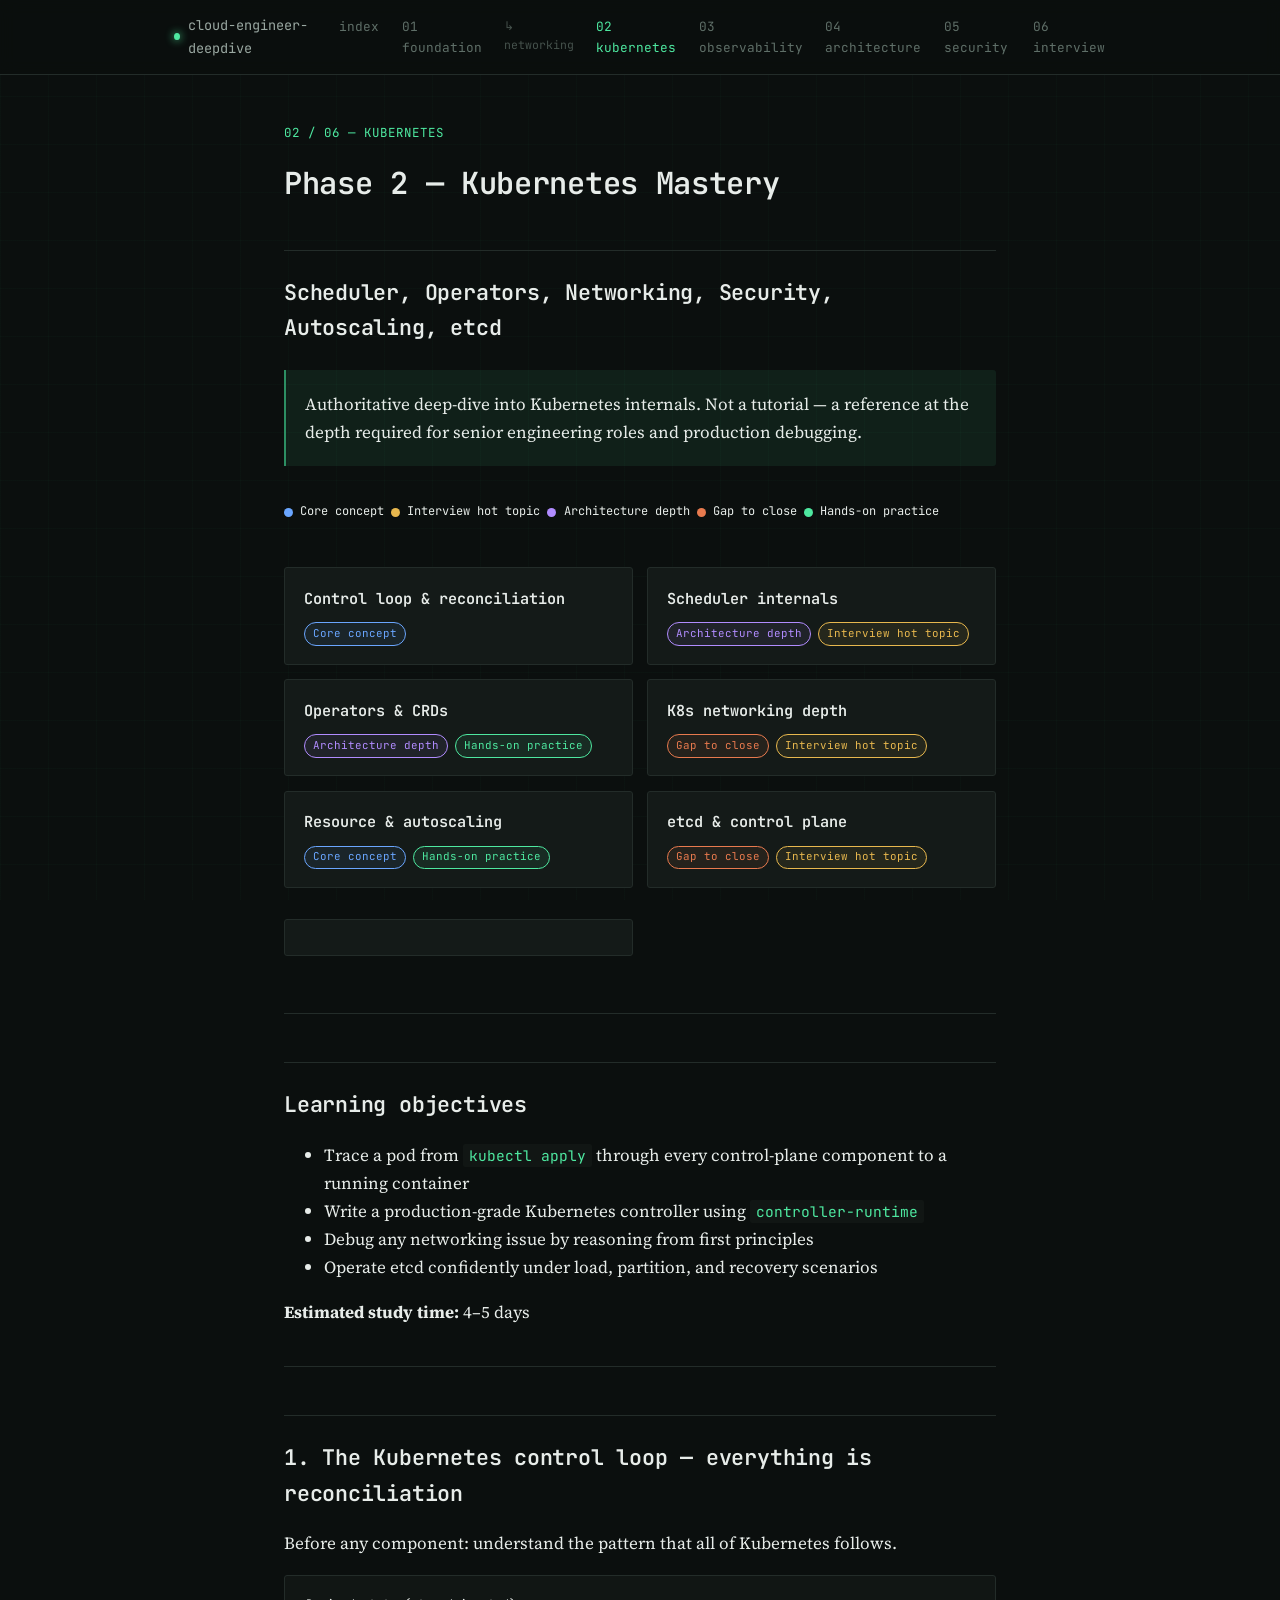
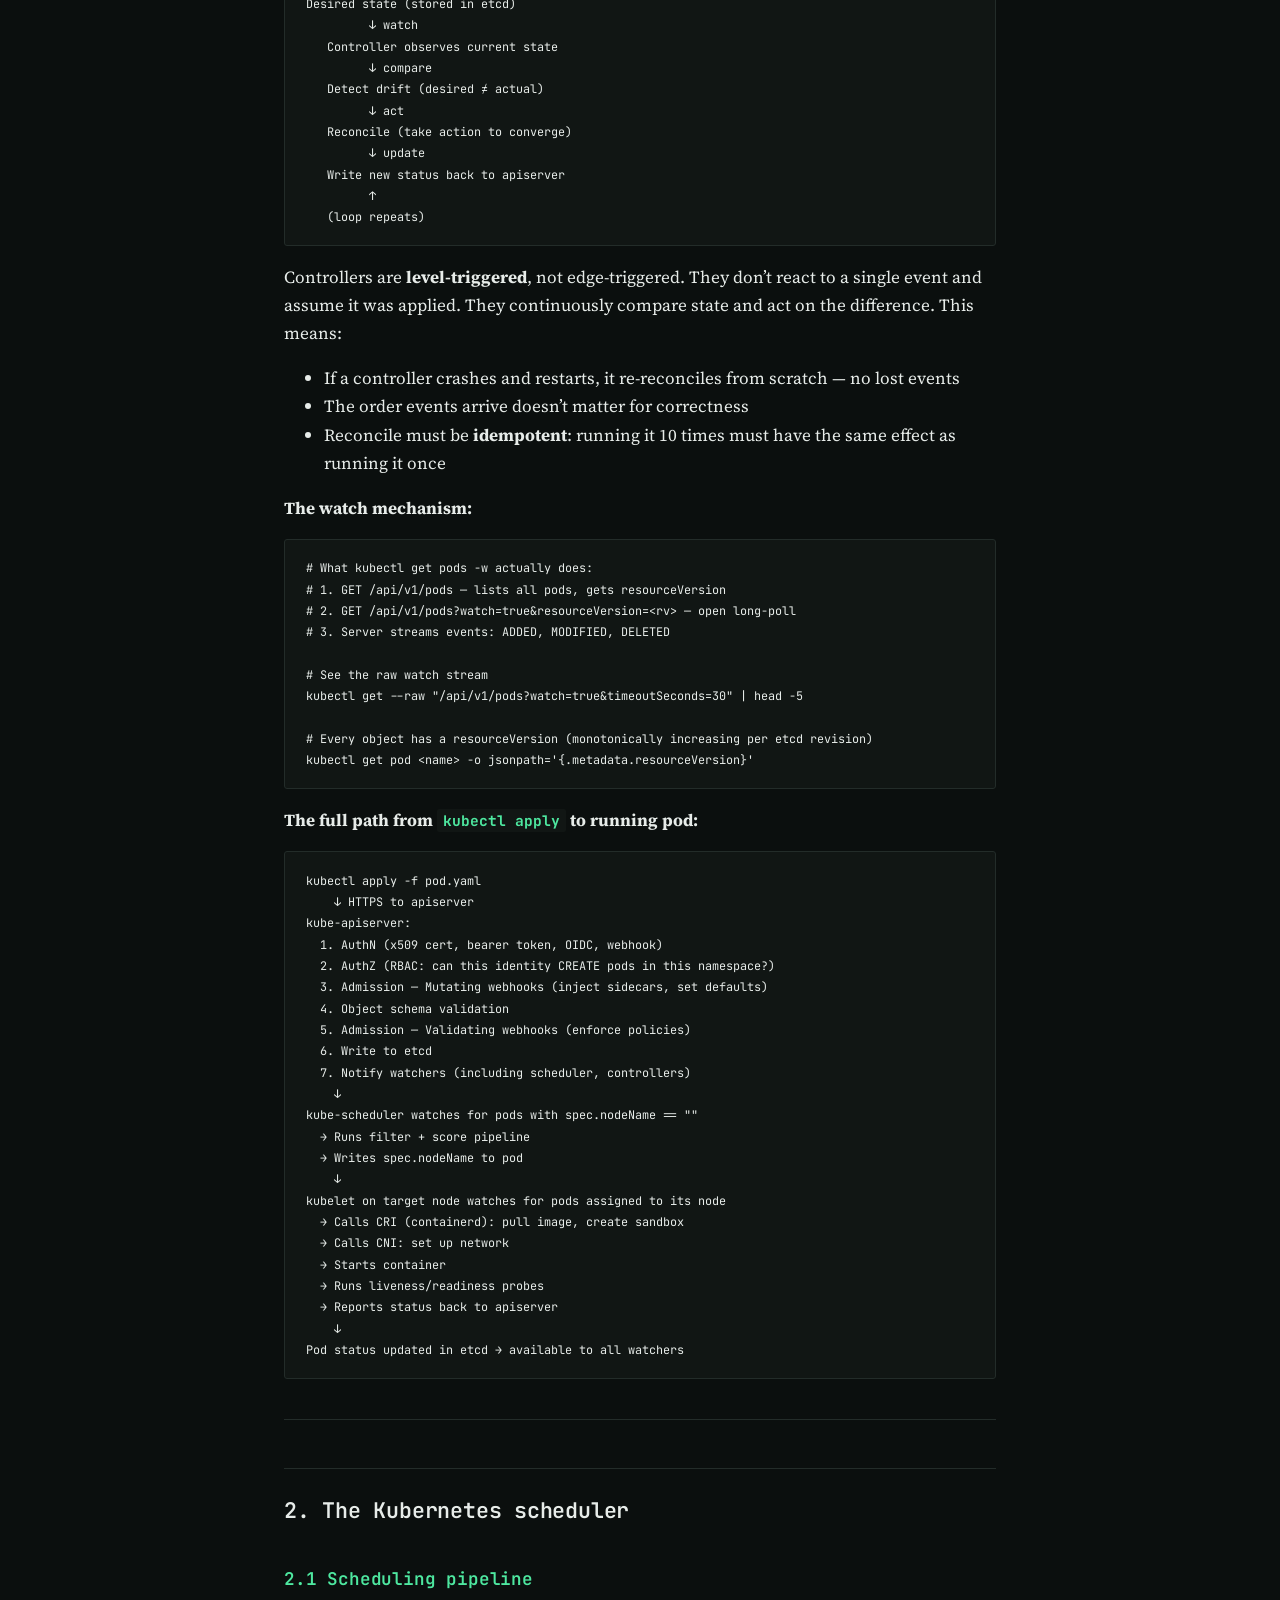
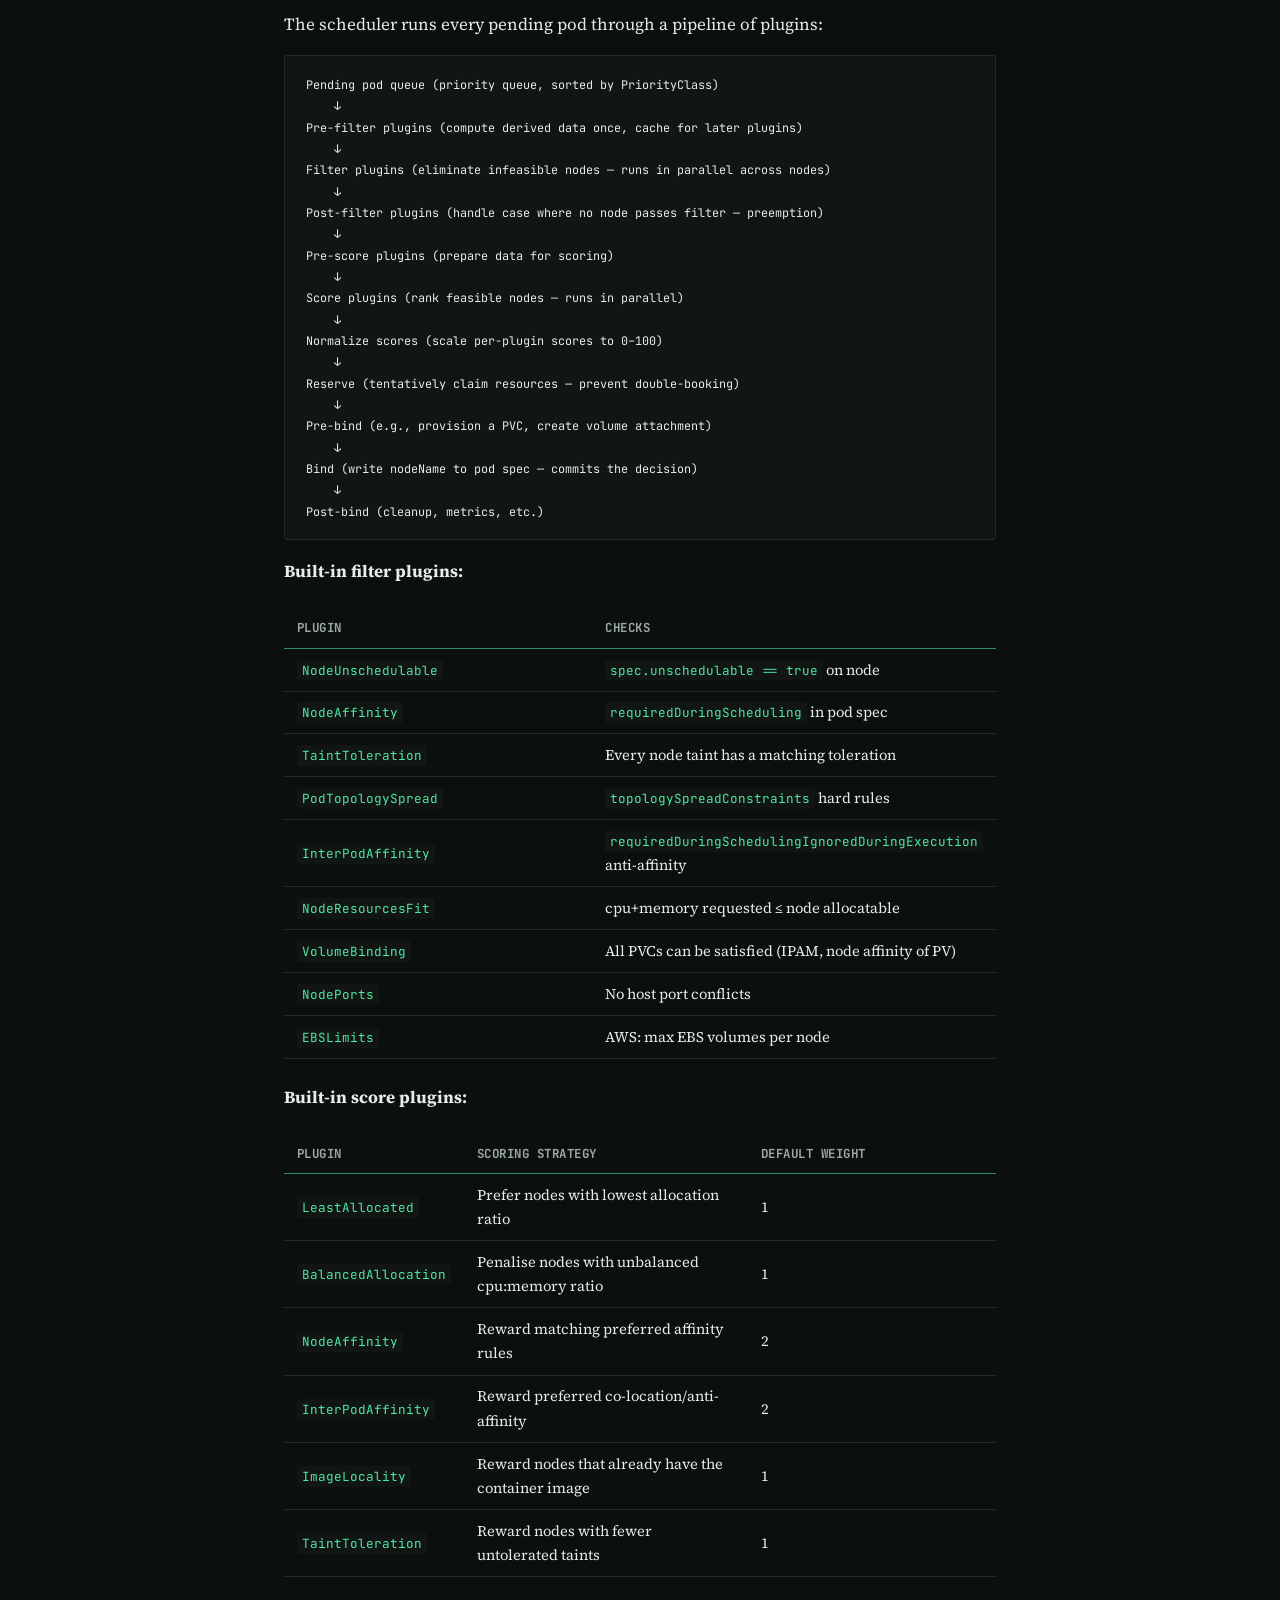
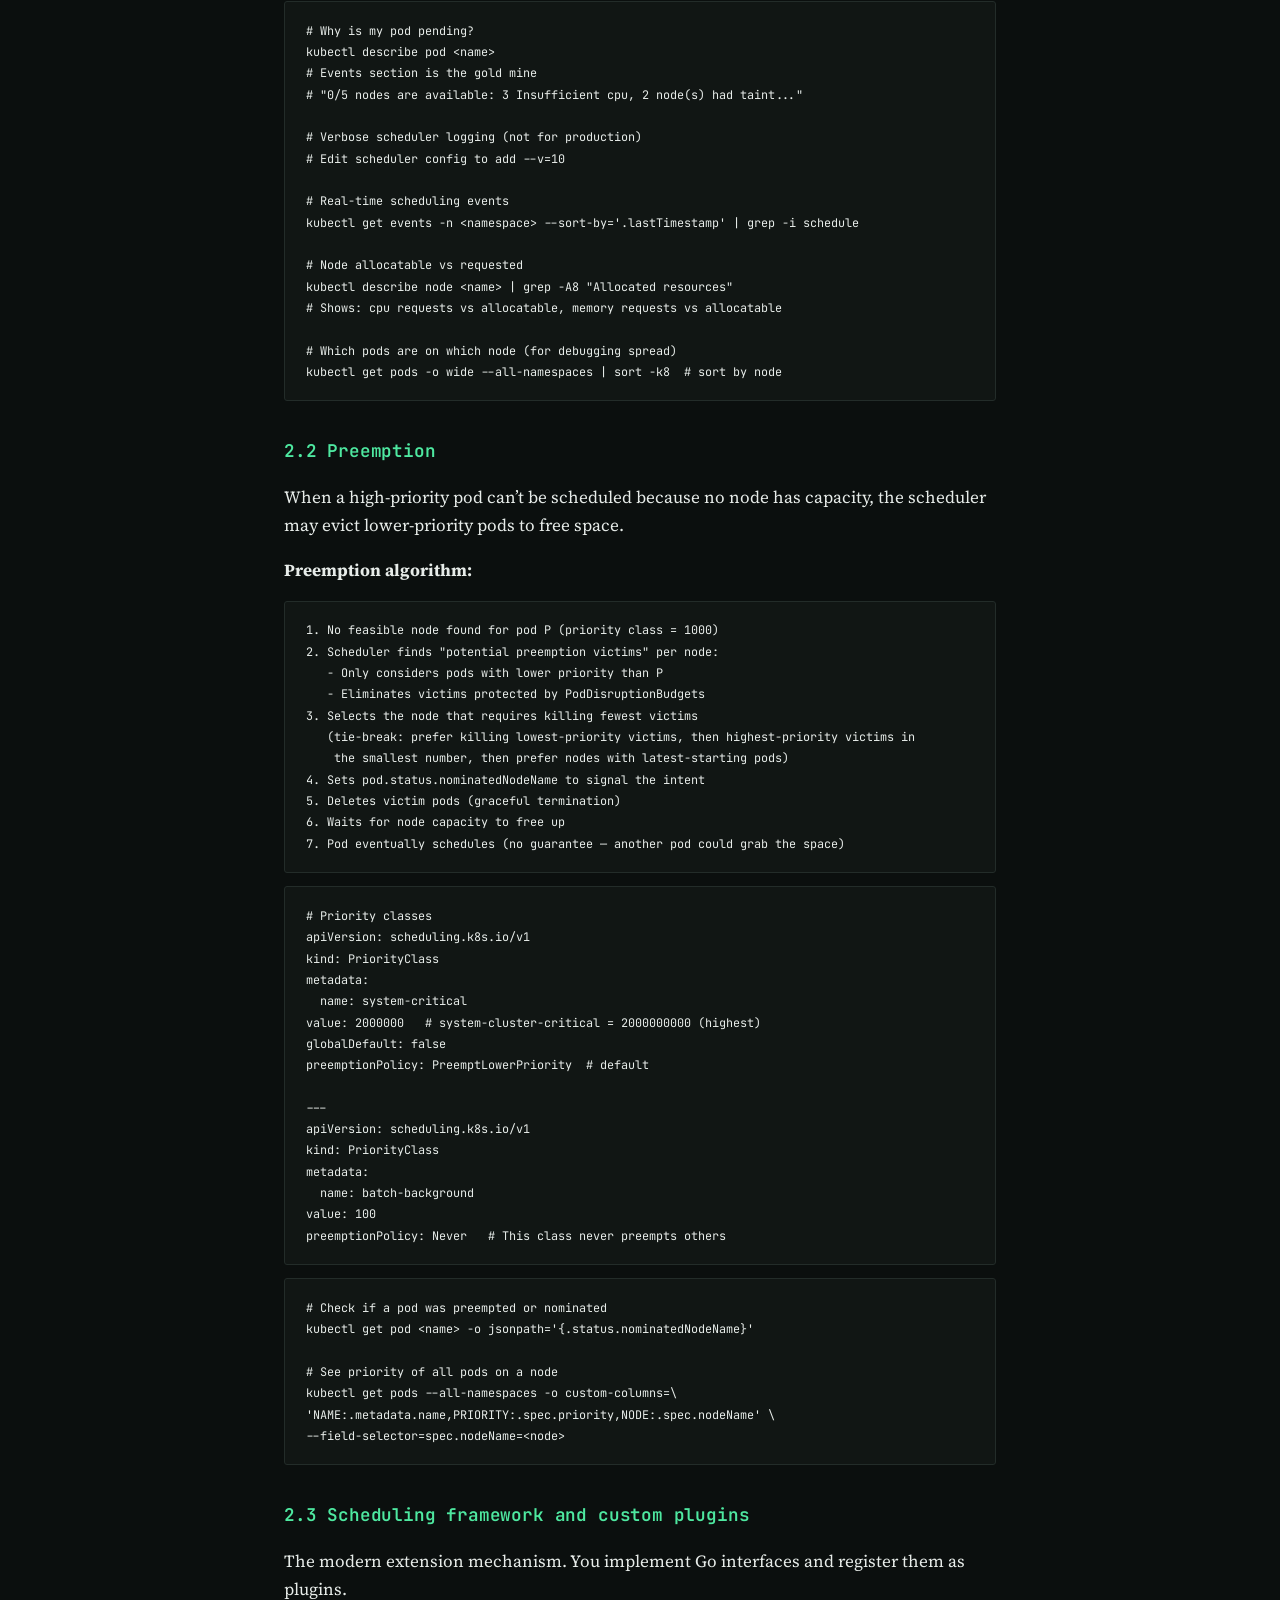
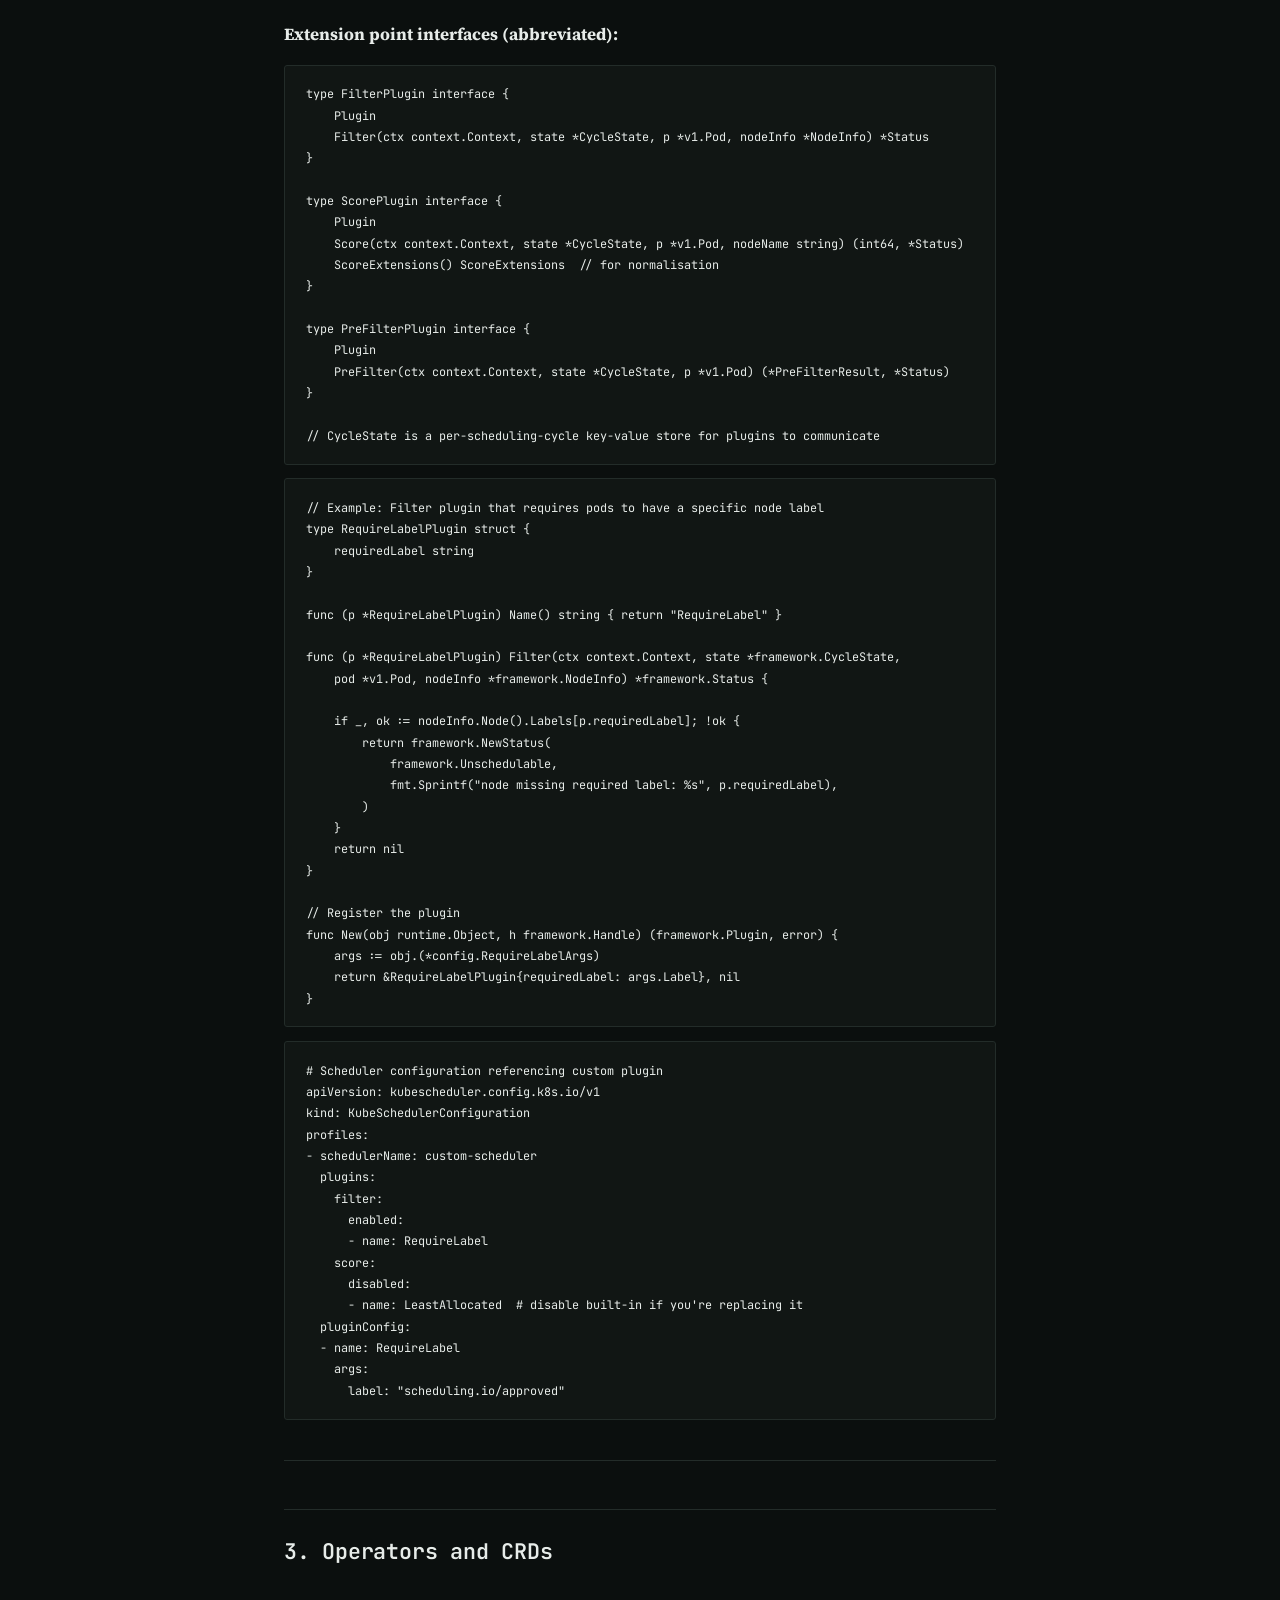
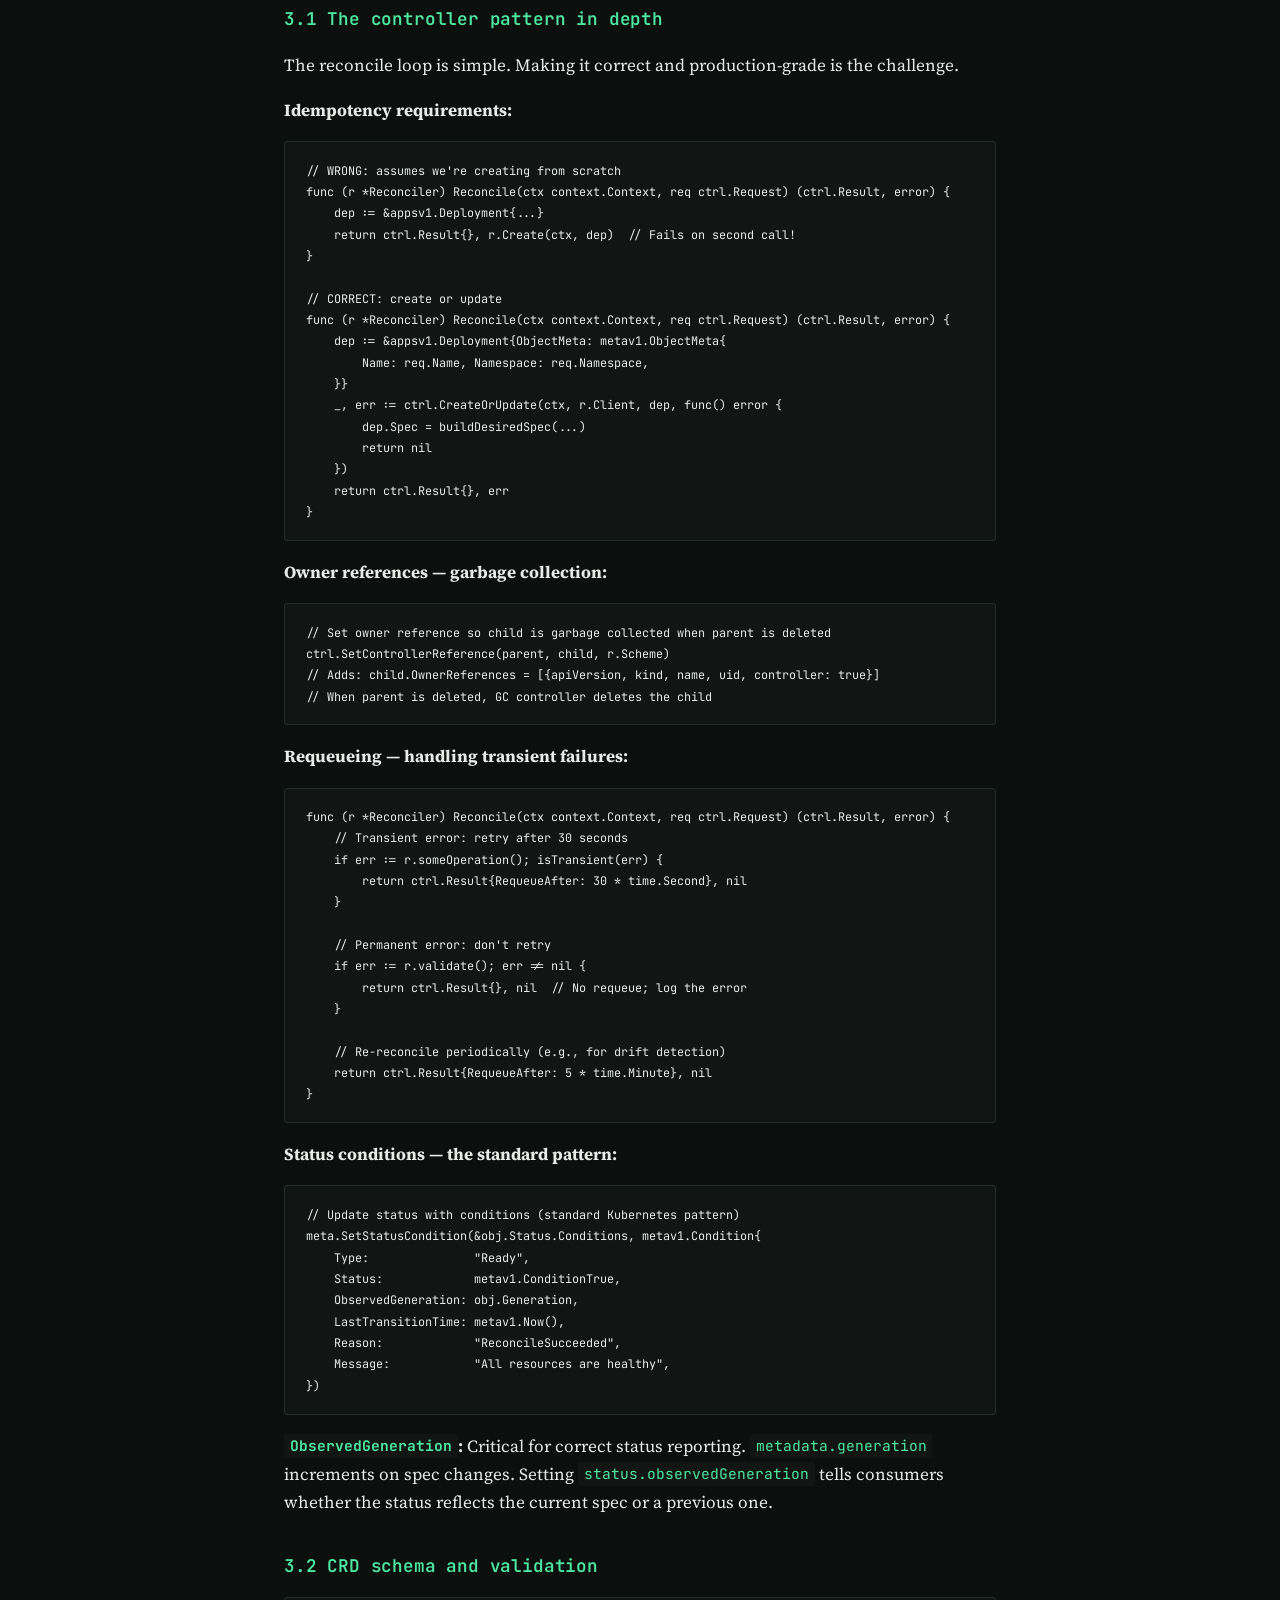
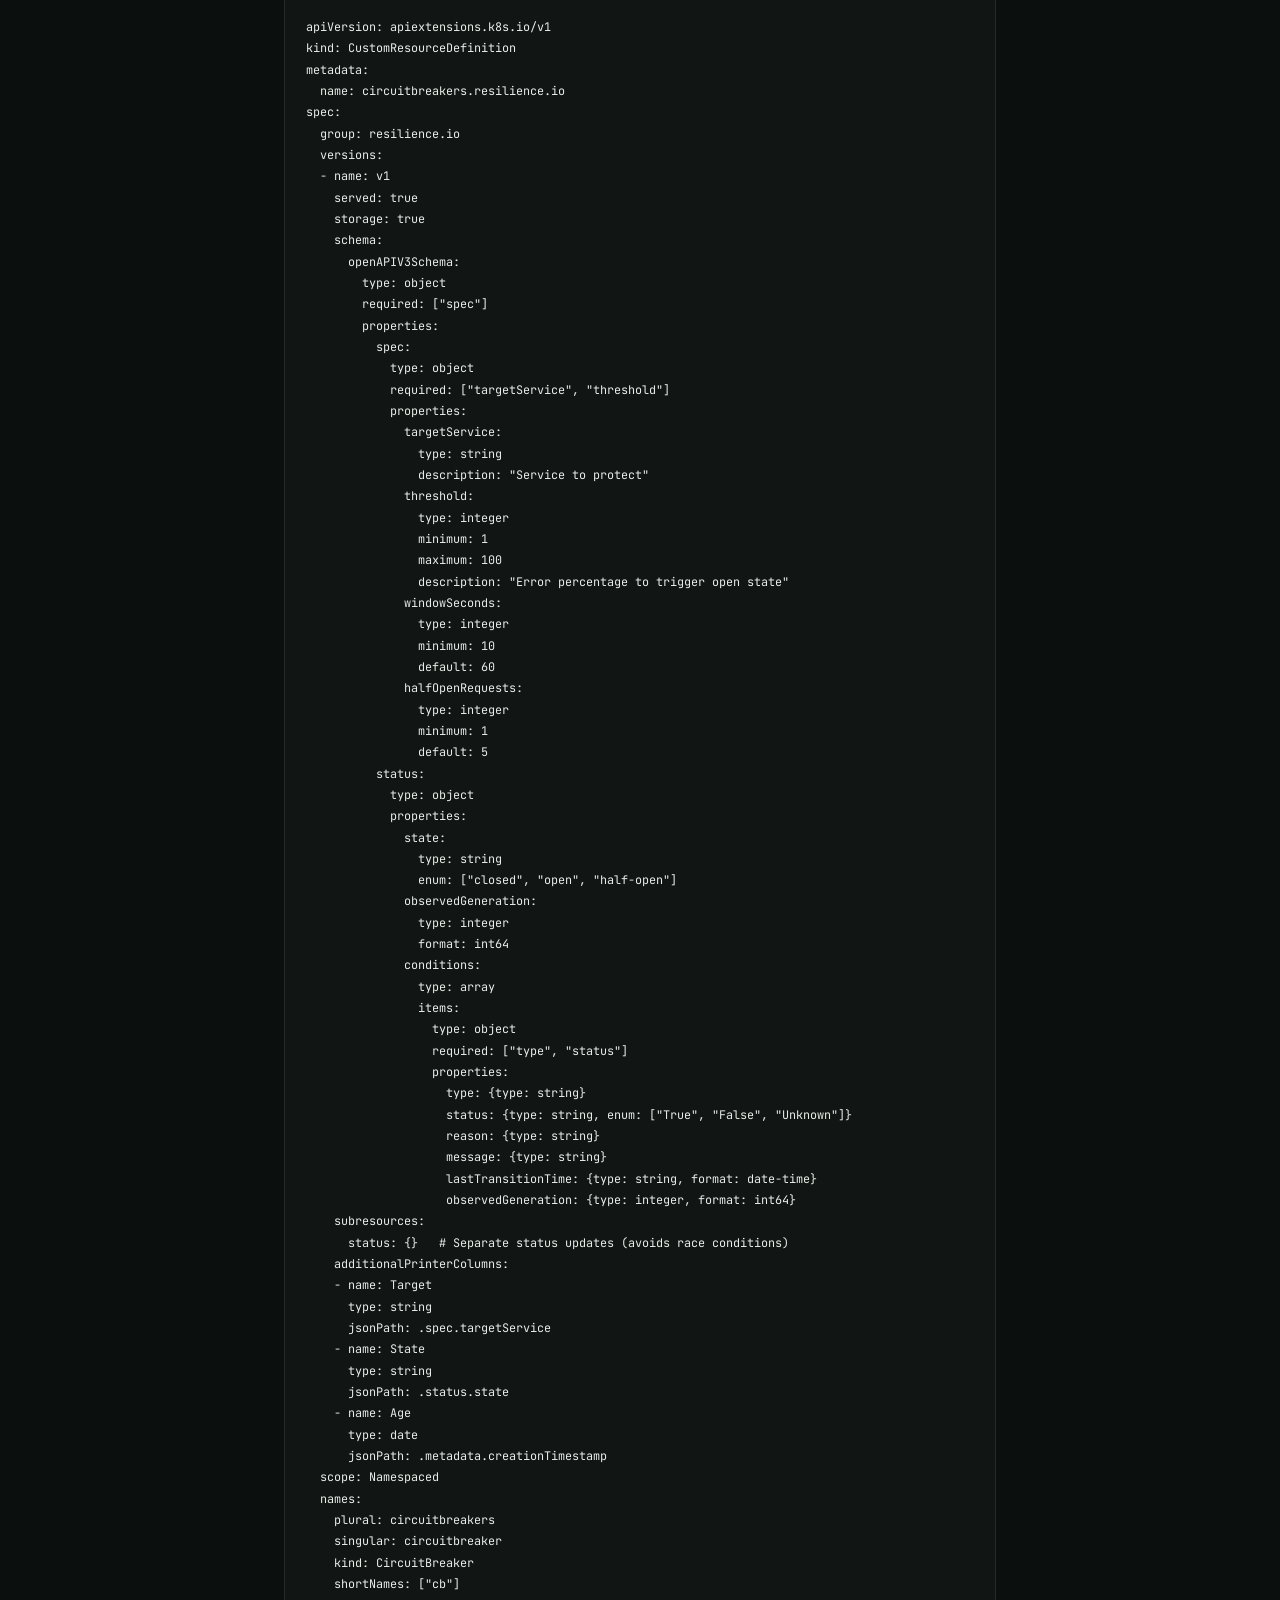
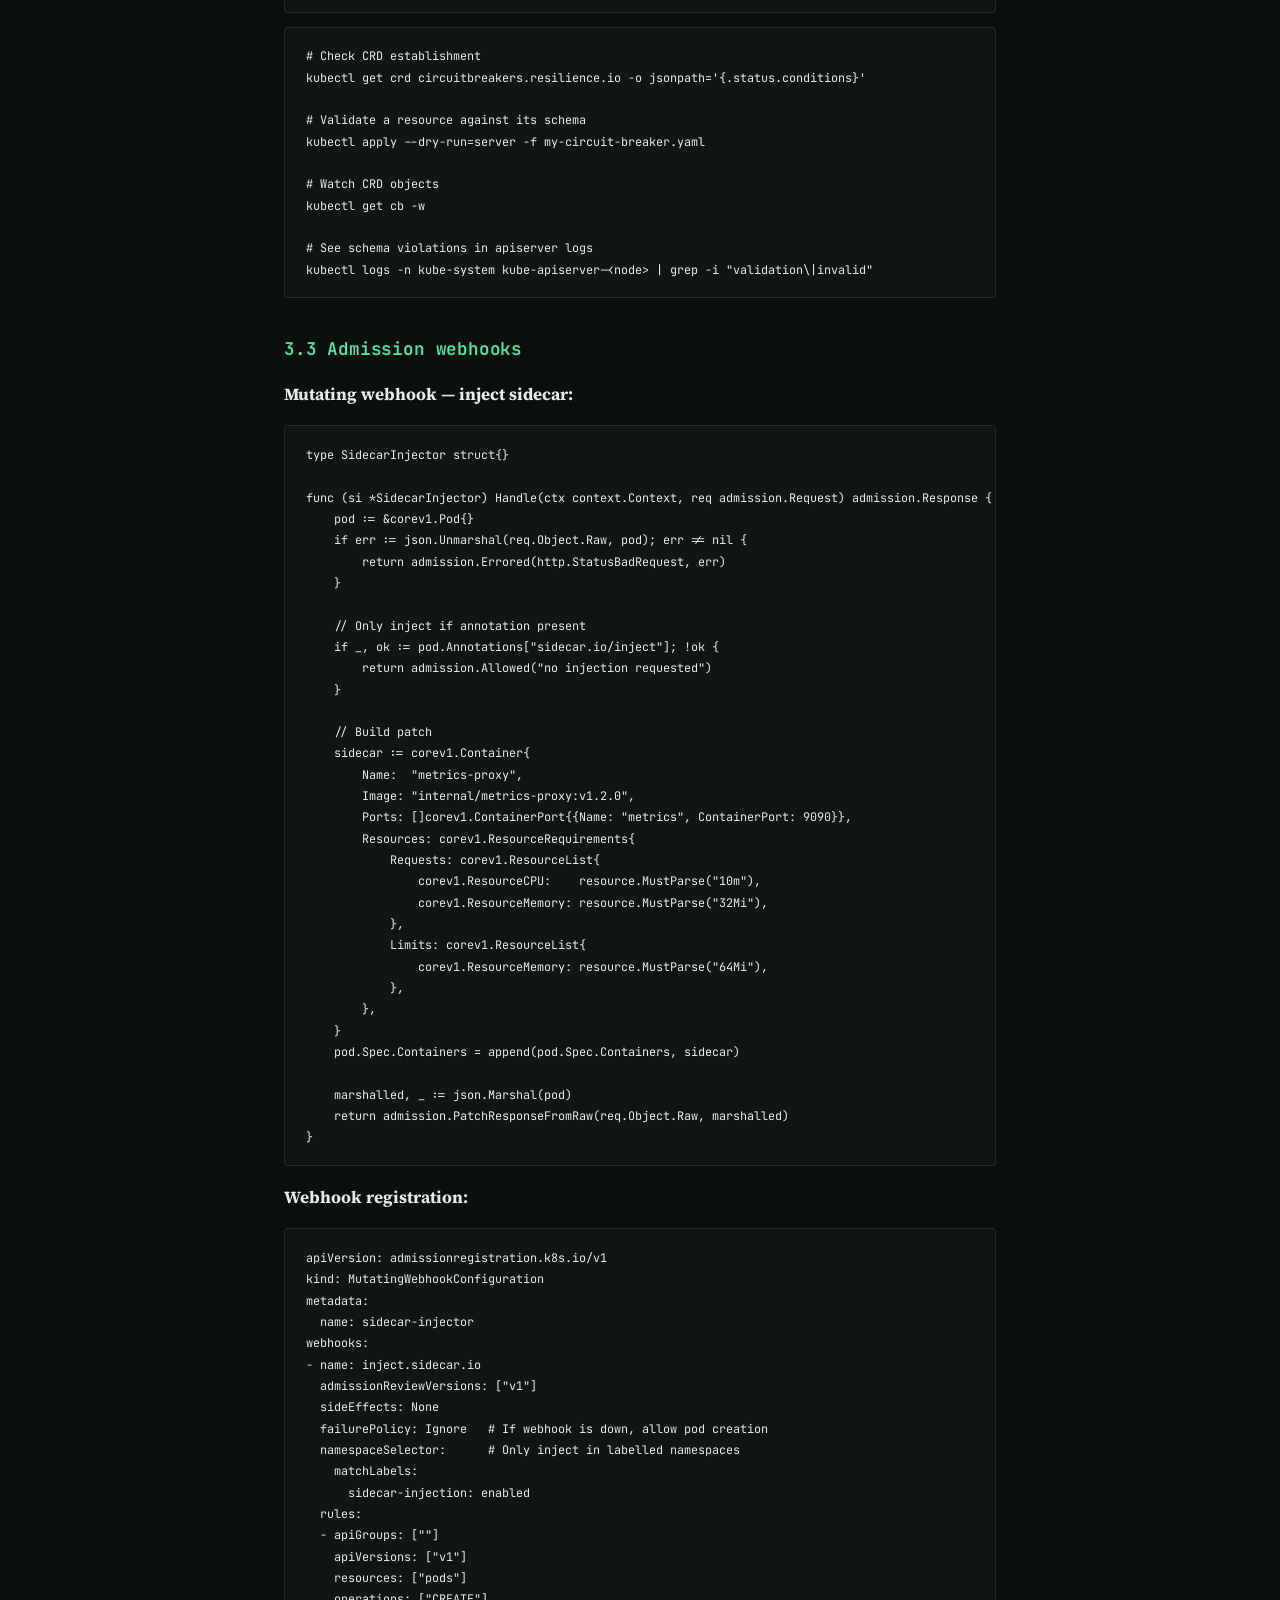
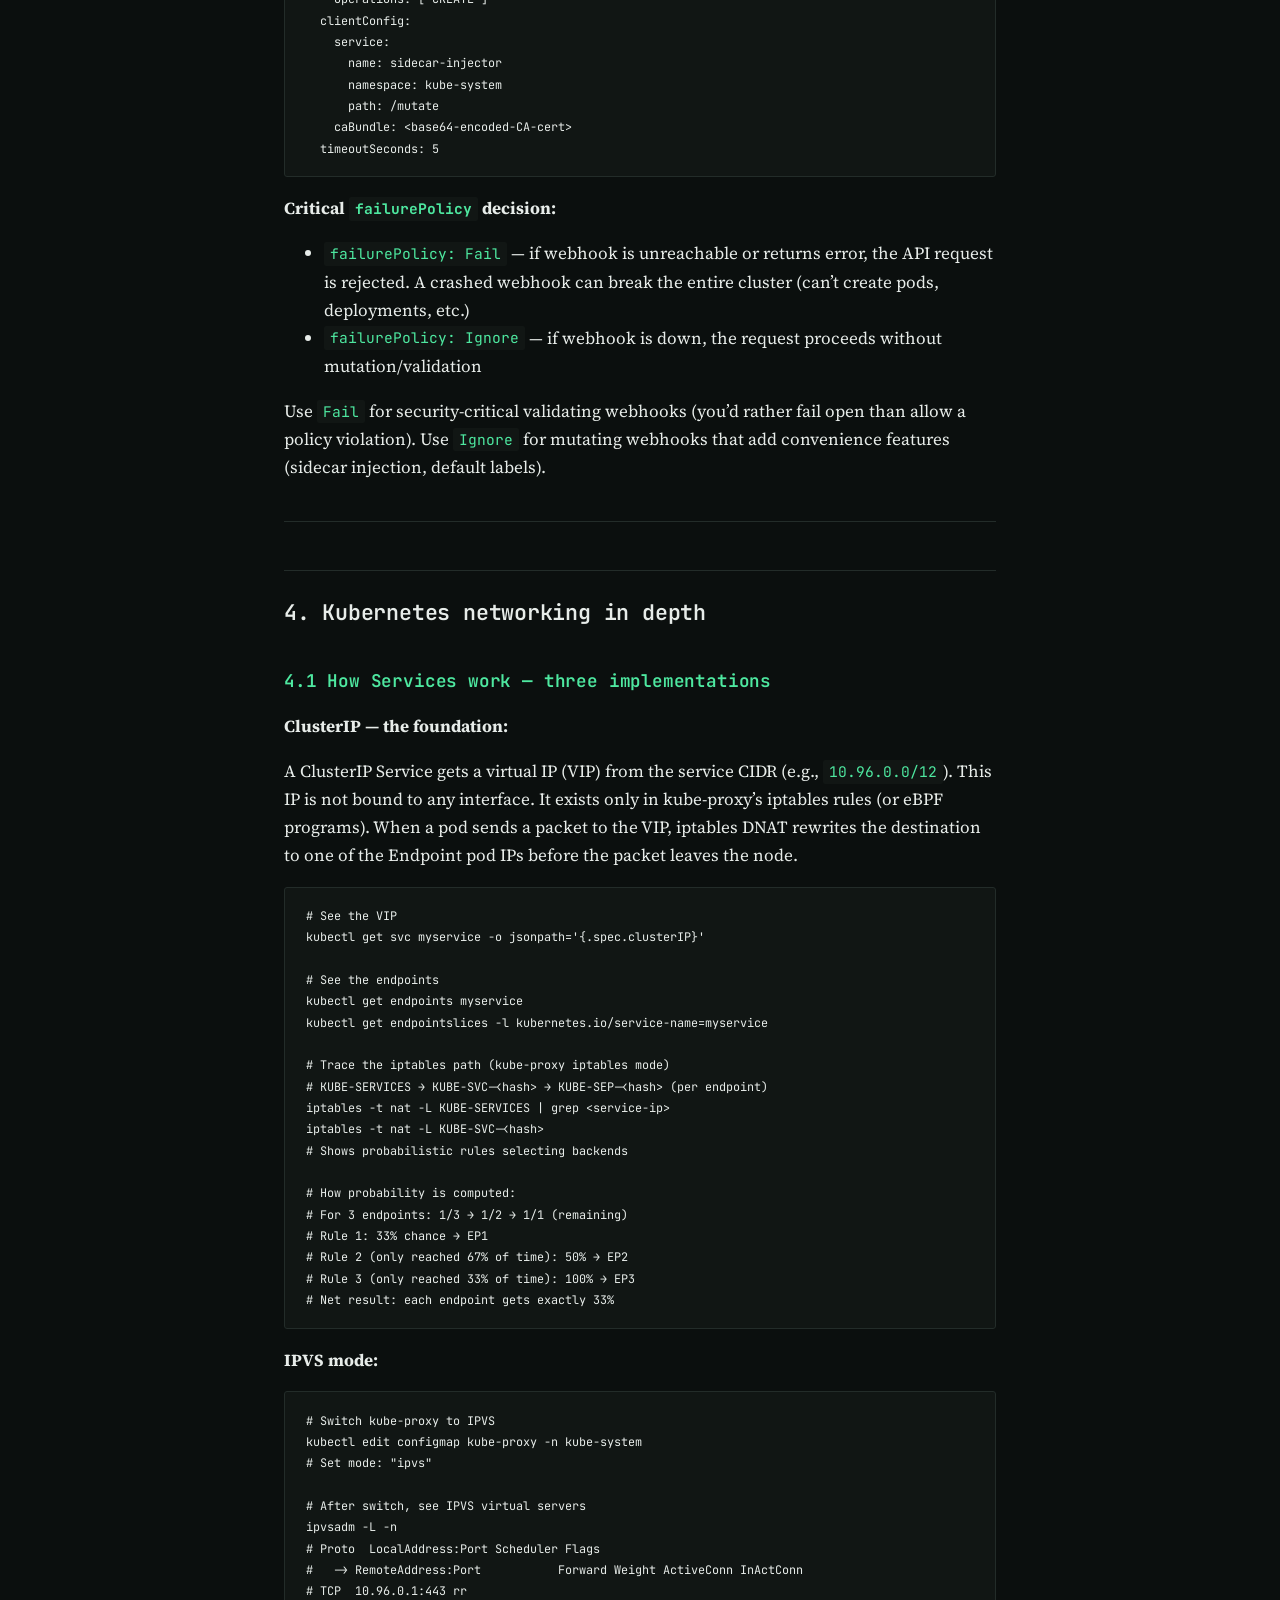
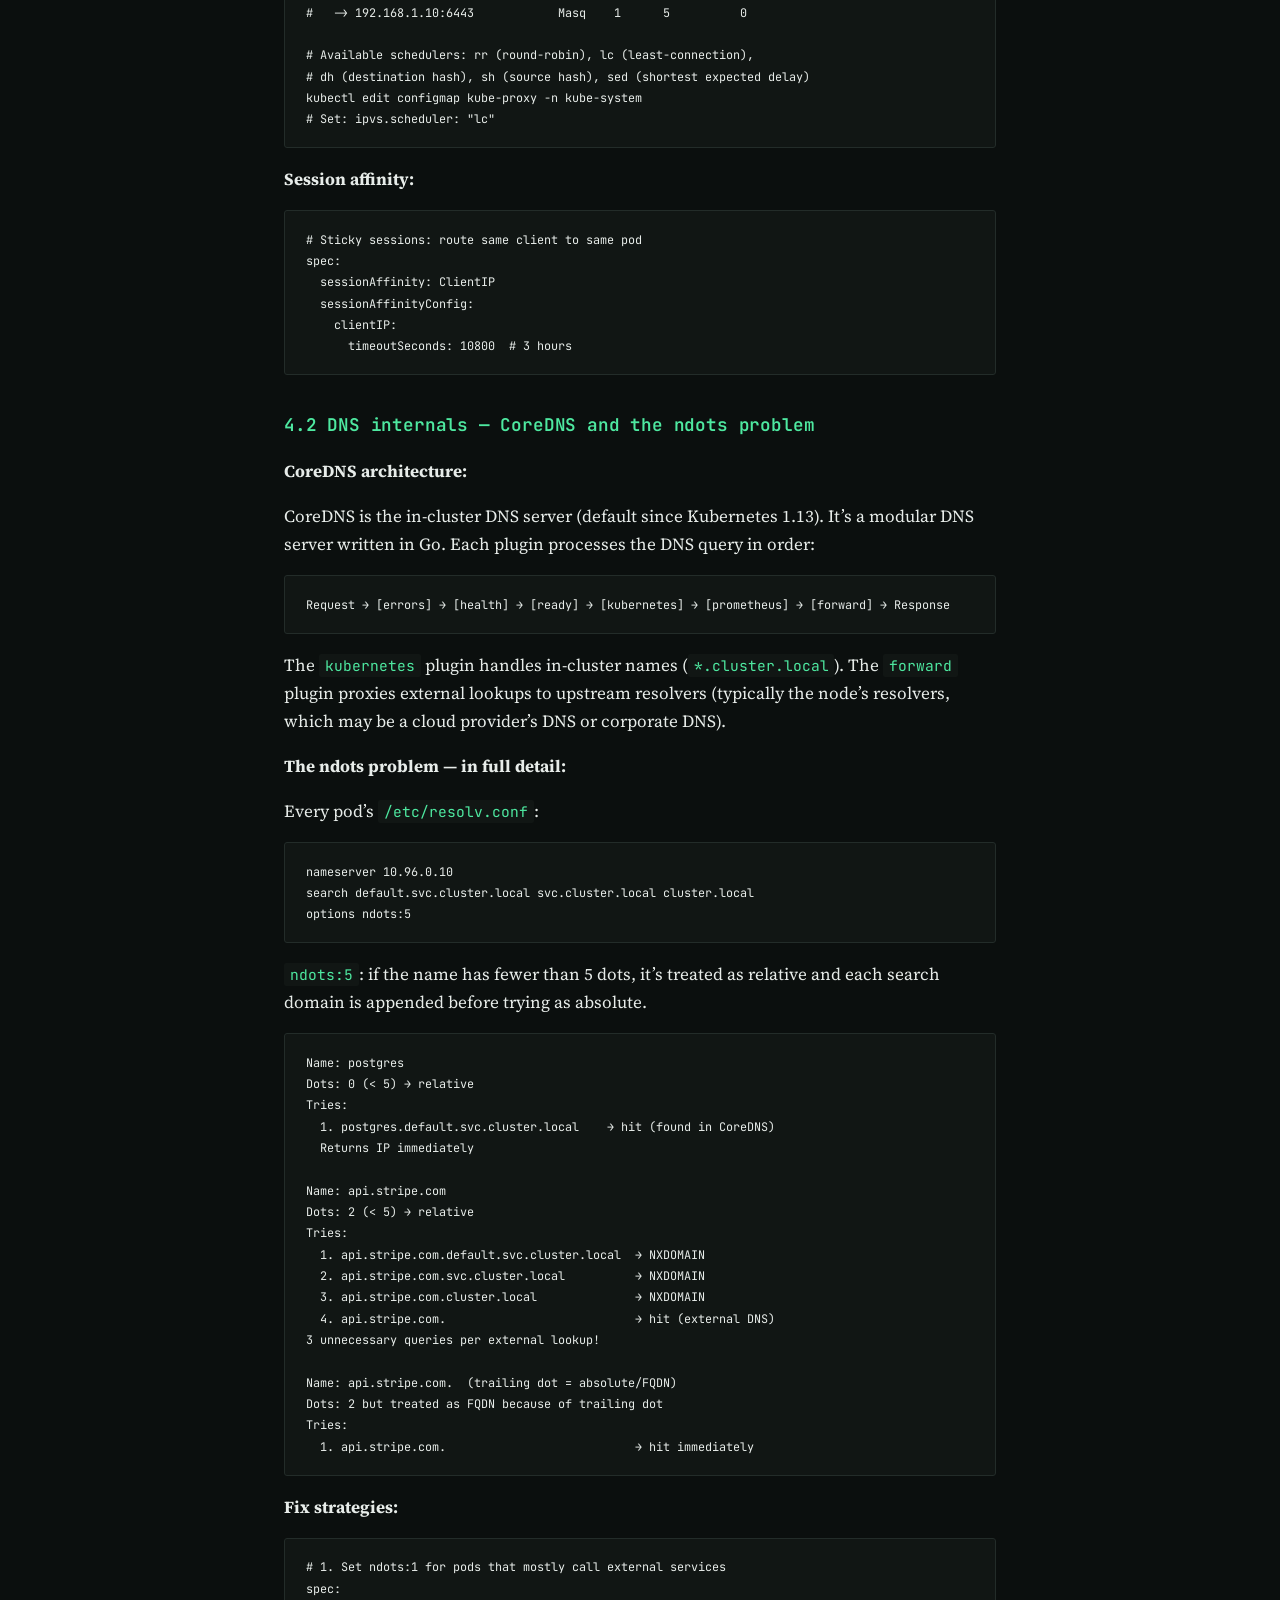
<file: phases/phase2-kubernetes-mastery.html>
<!DOCTYPE html>
<html lang="en">
<head>
<meta charset="utf-8">
<meta name="viewport" content="width=device-width, initial-scale=1">
<title>Phase 2 — Kubernetes Mastery — Senior Cloud Engineer Study System</title>
<meta name="description" content="Scheduler, operators, networking, security, autoscaling, etcd">
<link rel="stylesheet" href="../assets/style.css">
<link rel="icon" href="data:,">
</head>
<body>

<div class="topbar">
  <div class="topbar-inner">
    <a href="../index.html" class="topbar-brand"><span class="dot"></span>cloud-engineer-deepdive</a>
    <nav class="topbar-nav">
      <a href="../index.html">index</a>
      <a href="../phases/phase1-foundation-gaps.html">01 foundation</a>
      <a href="../phases/deepdive-networking.html" class="nav-sub">↳ networking</a>
      <a href="../phases/phase2-kubernetes-mastery.html" class="active">02 kubernetes</a>
      <a href="../phases/phase3-observability-sre.html">03 observability</a>
      <a href="../phases/phase4-architecture-design.html">04 architecture</a>
      <a href="../phases/phase5-security-concepts.html">05 security</a>
      <a href="../phases/phase6-interview-prep.html">06 interview</a>
    </nav>
  </div>
</div>

<div class="page-wrap">
  <div class="doc-eyebrow">02 / 06 — kubernetes</div>
<h1 id="phase-2-kubernetes-mastery">Phase 2 — Kubernetes Mastery</h1>
<h2
id="scheduler-operators-networking-security-autoscaling-etcd">Scheduler,
Operators, Networking, Security, Autoscaling, etcd</h2>
<blockquote>
<p>Authoritative deep-dive into Kubernetes internals. Not a tutorial — a
reference at the depth required for senior engineering roles and
production debugging.</p>
</blockquote>
<div class="topic-legend">
<p><span><span class="swatch" style="background:#6aa6ff"></span>Core
concept</span> <span><span class="swatch"
style="background:#e8b84e"></span>Interview hot topic</span> <span><span
class="swatch" style="background:#b18cff"></span>Architecture
depth</span> <span><span class="swatch"
style="background:#e87a4e"></span>Gap to close</span> <span><span
class="swatch" style="background:#4ee8a0"></span>Hands-on
practice</span></p>
</div>
<div class="topic-grid">
<a class="topic-card" href="#the-kubernetes-control-loop-everything-is-reconciliation">
<h4>
Control loop &amp; reconciliation
</h4>
<div class="tags">
<span class="cat cat-core">Core concept</span>
</div>
</a> <a class="topic-card" href="#the-kubernetes-scheduler">
<h4>
Scheduler internals
</h4>
<div class="tags">
<span class="cat cat-arch">Architecture depth</span><span
class="cat cat-interview">Interview hot topic</span>
</div>
</a> <a class="topic-card" href="#operators-and-crds">
<h4>
Operators &amp; CRDs
</h4>
<div class="tags">
<span class="cat cat-arch">Architecture depth</span><span
class="cat cat-practice">Hands-on practice</span>
</div>
</a> <a class="topic-card" href="#kubernetes-networking-in-depth">
<h4>
K8s networking depth
</h4>
<div class="tags">
<span class="cat cat-gap">Gap to close</span><span
class="cat cat-interview">Interview hot topic</span>
</div>
</a> <a class="topic-card" href="#resource-management-and-autoscaling">
<h4>
Resource &amp; autoscaling
</h4>
<div class="tags">
<span class="cat cat-core">Core concept</span><span
class="cat cat-practice">Hands-on practice</span>
</div>
</a> <a class="topic-card" href="#etcd-internals">
<h4>
etcd &amp; control plane
</h4>
<div class="tags">
<span class="cat cat-gap">Gap to close</span><span
class="cat cat-interview">Interview hot topic</span>
</div>
<p></a></p>
</div>
<hr />
<h2 id="learning-objectives">Learning objectives</h2>
<ul>
<li>Trace a pod from <code>kubectl apply</code> through every
control-plane component to a running container</li>
<li>Write a production-grade Kubernetes controller using
<code>controller-runtime</code></li>
<li>Debug any networking issue by reasoning from first principles</li>
<li>Operate etcd confidently under load, partition, and recovery
scenarios</li>
</ul>
<p><strong>Estimated study time:</strong> 4–5 days</p>
<hr />
<h2 id="the-kubernetes-control-loop-everything-is-reconciliation">1. The
Kubernetes control loop — everything is reconciliation</h2>
<p>Before any component: understand the pattern that all of Kubernetes
follows.</p>
<pre><code>Desired state (stored in etcd)
         ↓ watch
   Controller observes current state
         ↓ compare
   Detect drift (desired ≠ actual)
         ↓ act
   Reconcile (take action to converge)
         ↓ update
   Write new status back to apiserver
         ↑
   (loop repeats)</code></pre>
<p>Controllers are <strong>level-triggered</strong>, not edge-triggered.
They don’t react to a single event and assume it was applied. They
continuously compare state and act on the difference. This means:</p>
<ul>
<li>If a controller crashes and restarts, it re-reconciles from scratch
— no lost events</li>
<li>The order events arrive doesn’t matter for correctness</li>
<li>Reconcile must be <strong>idempotent</strong>: running it 10 times
must have the same effect as running it once</li>
</ul>
<p><strong>The watch mechanism:</strong></p>
<div class="sourceCode" id="cb2"><pre
class="sourceCode bash"><code class="sourceCode bash"><span id="cb2-1"><a href="#cb2-1" aria-hidden="true" tabindex="-1"></a><span class="co"># What kubectl get pods -w actually does:</span></span>
<span id="cb2-2"><a href="#cb2-2" aria-hidden="true" tabindex="-1"></a><span class="co"># 1. GET /api/v1/pods — lists all pods, gets resourceVersion</span></span>
<span id="cb2-3"><a href="#cb2-3" aria-hidden="true" tabindex="-1"></a><span class="co"># 2. GET /api/v1/pods?watch=true&amp;resourceVersion=&lt;rv&gt; — open long-poll</span></span>
<span id="cb2-4"><a href="#cb2-4" aria-hidden="true" tabindex="-1"></a><span class="co"># 3. Server streams events: ADDED, MODIFIED, DELETED</span></span>
<span id="cb2-5"><a href="#cb2-5" aria-hidden="true" tabindex="-1"></a></span>
<span id="cb2-6"><a href="#cb2-6" aria-hidden="true" tabindex="-1"></a><span class="co"># See the raw watch stream</span></span>
<span id="cb2-7"><a href="#cb2-7" aria-hidden="true" tabindex="-1"></a><span class="ex">kubectl</span> get <span class="at">--raw</span> <span class="st">&quot;/api/v1/pods?watch=true&amp;timeoutSeconds=30&quot;</span> <span class="kw">|</span> <span class="fu">head</span> <span class="at">-5</span></span>
<span id="cb2-8"><a href="#cb2-8" aria-hidden="true" tabindex="-1"></a></span>
<span id="cb2-9"><a href="#cb2-9" aria-hidden="true" tabindex="-1"></a><span class="co"># Every object has a resourceVersion (monotonically increasing per etcd revision)</span></span>
<span id="cb2-10"><a href="#cb2-10" aria-hidden="true" tabindex="-1"></a><span class="ex">kubectl</span> get pod <span class="op">&lt;</span>name<span class="op">&gt;</span> -o jsonpath=<span class="st">&#39;{.metadata.resourceVersion}&#39;</span></span></code></pre></div>
<p><strong>The full path from <code>kubectl apply</code> to running
pod:</strong></p>
<pre><code>kubectl apply -f pod.yaml
    ↓ HTTPS to apiserver
kube-apiserver:
  1. AuthN (x509 cert, bearer token, OIDC, webhook)
  2. AuthZ (RBAC: can this identity CREATE pods in this namespace?)
  3. Admission — Mutating webhooks (inject sidecars, set defaults)
  4. Object schema validation
  5. Admission — Validating webhooks (enforce policies)
  6. Write to etcd
  7. Notify watchers (including scheduler, controllers)
    ↓
kube-scheduler watches for pods with spec.nodeName == &quot;&quot;
  → Runs filter + score pipeline
  → Writes spec.nodeName to pod
    ↓
kubelet on target node watches for pods assigned to its node
  → Calls CRI (containerd): pull image, create sandbox
  → Calls CNI: set up network
  → Starts container
  → Runs liveness/readiness probes
  → Reports status back to apiserver
    ↓
Pod status updated in etcd → available to all watchers</code></pre>
<hr />
<h2 id="the-kubernetes-scheduler">2. The Kubernetes scheduler</h2>
<h3 id="scheduling-pipeline">2.1 Scheduling pipeline</h3>
<p>The scheduler runs every pending pod through a pipeline of
plugins:</p>
<pre><code>Pending pod queue (priority queue, sorted by PriorityClass)
    ↓
Pre-filter plugins (compute derived data once, cache for later plugins)
    ↓
Filter plugins (eliminate infeasible nodes — runs in parallel across nodes)
    ↓
Post-filter plugins (handle case where no node passes filter — preemption)
    ↓
Pre-score plugins (prepare data for scoring)
    ↓
Score plugins (rank feasible nodes — runs in parallel)
    ↓
Normalize scores (scale per-plugin scores to 0–100)
    ↓
Reserve (tentatively claim resources — prevent double-booking)
    ↓
Pre-bind (e.g., provision a PVC, create volume attachment)
    ↓
Bind (write nodeName to pod spec — commits the decision)
    ↓
Post-bind (cleanup, metrics, etc.)</code></pre>
<p><strong>Built-in filter plugins:</strong></p>
<table>
<colgroup>
<col style="width: 50%" />
<col style="width: 50%" />
</colgroup>
<thead>
<tr>
<th>Plugin</th>
<th>Checks</th>
</tr>
</thead>
<tbody>
<tr>
<td><code>NodeUnschedulable</code></td>
<td><code>spec.unschedulable == true</code> on node</td>
</tr>
<tr>
<td><code>NodeAffinity</code></td>
<td><code>requiredDuringScheduling</code> in pod spec</td>
</tr>
<tr>
<td><code>TaintToleration</code></td>
<td>Every node taint has a matching toleration</td>
</tr>
<tr>
<td><code>PodTopologySpread</code></td>
<td><code>topologySpreadConstraints</code> hard rules</td>
</tr>
<tr>
<td><code>InterPodAffinity</code></td>
<td><code>requiredDuringSchedulingIgnoredDuringExecution</code>
anti-affinity</td>
</tr>
<tr>
<td><code>NodeResourcesFit</code></td>
<td>cpu+memory requested ≤ node allocatable</td>
</tr>
<tr>
<td><code>VolumeBinding</code></td>
<td>All PVCs can be satisfied (IPAM, node affinity of PV)</td>
</tr>
<tr>
<td><code>NodePorts</code></td>
<td>No host port conflicts</td>
</tr>
<tr>
<td><code>EBSLimits</code></td>
<td>AWS: max EBS volumes per node</td>
</tr>
</tbody>
</table>
<p><strong>Built-in score plugins:</strong></p>
<table>
<colgroup>
<col style="width: 20%" />
<col style="width: 42%" />
<col style="width: 37%" />
</colgroup>
<thead>
<tr>
<th>Plugin</th>
<th>Scoring strategy</th>
<th>Default weight</th>
</tr>
</thead>
<tbody>
<tr>
<td><code>LeastAllocated</code></td>
<td>Prefer nodes with lowest allocation ratio</td>
<td>1</td>
</tr>
<tr>
<td><code>BalancedAllocation</code></td>
<td>Penalise nodes with unbalanced cpu:memory ratio</td>
<td>1</td>
</tr>
<tr>
<td><code>NodeAffinity</code></td>
<td>Reward matching preferred affinity rules</td>
<td>2</td>
</tr>
<tr>
<td><code>InterPodAffinity</code></td>
<td>Reward preferred co-location/anti-affinity</td>
<td>2</td>
</tr>
<tr>
<td><code>ImageLocality</code></td>
<td>Reward nodes that already have the container image</td>
<td>1</td>
</tr>
<tr>
<td><code>TaintToleration</code></td>
<td>Reward nodes with fewer untolerated taints</td>
<td>1</td>
</tr>
</tbody>
</table>
<div class="sourceCode" id="cb5"><pre
class="sourceCode bash"><code class="sourceCode bash"><span id="cb5-1"><a href="#cb5-1" aria-hidden="true" tabindex="-1"></a><span class="co"># Why is my pod pending?</span></span>
<span id="cb5-2"><a href="#cb5-2" aria-hidden="true" tabindex="-1"></a><span class="ex">kubectl</span> describe pod <span class="op">&lt;</span>name<span class="op">&gt;</span></span>
<span id="cb5-3"><a href="#cb5-3" aria-hidden="true" tabindex="-1"></a><span class="co"># Events section is the gold mine</span></span>
<span id="cb5-4"><a href="#cb5-4" aria-hidden="true" tabindex="-1"></a><span class="co"># &quot;0/5 nodes are available: 3 Insufficient cpu, 2 node(s) had taint...&quot;</span></span>
<span id="cb5-5"><a href="#cb5-5" aria-hidden="true" tabindex="-1"></a></span>
<span id="cb5-6"><a href="#cb5-6" aria-hidden="true" tabindex="-1"></a><span class="co"># Verbose scheduler logging (not for production)</span></span>
<span id="cb5-7"><a href="#cb5-7" aria-hidden="true" tabindex="-1"></a><span class="co"># Edit scheduler config to add --v=10</span></span>
<span id="cb5-8"><a href="#cb5-8" aria-hidden="true" tabindex="-1"></a></span>
<span id="cb5-9"><a href="#cb5-9" aria-hidden="true" tabindex="-1"></a><span class="co"># Real-time scheduling events</span></span>
<span id="cb5-10"><a href="#cb5-10" aria-hidden="true" tabindex="-1"></a><span class="ex">kubectl</span> get events <span class="at">-n</span> <span class="op">&lt;</span>namespace<span class="op">&gt;</span> --sort-by=<span class="st">&#39;.lastTimestamp&#39;</span> <span class="kw">|</span> <span class="fu">grep</span> <span class="at">-i</span> schedule</span>
<span id="cb5-11"><a href="#cb5-11" aria-hidden="true" tabindex="-1"></a></span>
<span id="cb5-12"><a href="#cb5-12" aria-hidden="true" tabindex="-1"></a><span class="co"># Node allocatable vs requested</span></span>
<span id="cb5-13"><a href="#cb5-13" aria-hidden="true" tabindex="-1"></a><span class="ex">kubectl</span> describe node <span class="op">&lt;</span>name<span class="op">&gt;</span> <span class="kw">|</span> <span class="fu">grep</span> <span class="at">-A8</span> <span class="st">&quot;Allocated resources&quot;</span></span>
<span id="cb5-14"><a href="#cb5-14" aria-hidden="true" tabindex="-1"></a><span class="co"># Shows: cpu requests vs allocatable, memory requests vs allocatable</span></span>
<span id="cb5-15"><a href="#cb5-15" aria-hidden="true" tabindex="-1"></a></span>
<span id="cb5-16"><a href="#cb5-16" aria-hidden="true" tabindex="-1"></a><span class="co"># Which pods are on which node (for debugging spread)</span></span>
<span id="cb5-17"><a href="#cb5-17" aria-hidden="true" tabindex="-1"></a><span class="ex">kubectl</span> get pods <span class="at">-o</span> wide <span class="at">--all-namespaces</span> <span class="kw">|</span> <span class="fu">sort</span> <span class="at">-k8</span>  <span class="co"># sort by node</span></span></code></pre></div>
<h3 id="preemption">2.2 Preemption</h3>
<p>When a high-priority pod can’t be scheduled because no node has
capacity, the scheduler may evict lower-priority pods to free space.</p>
<p><strong>Preemption algorithm:</strong></p>
<pre><code>1. No feasible node found for pod P (priority class = 1000)
2. Scheduler finds &quot;potential preemption victims&quot; per node:
   - Only considers pods with lower priority than P
   - Eliminates victims protected by PodDisruptionBudgets
3. Selects the node that requires killing fewest victims
   (tie-break: prefer killing lowest-priority victims, then highest-priority victims in
    the smallest number, then prefer nodes with latest-starting pods)
4. Sets pod.status.nominatedNodeName to signal the intent
5. Deletes victim pods (graceful termination)
6. Waits for node capacity to free up
7. Pod eventually schedules (no guarantee — another pod could grab the space)</code></pre>
<div class="sourceCode" id="cb7"><pre
class="sourceCode yaml"><code class="sourceCode yaml"><span id="cb7-1"><a href="#cb7-1" aria-hidden="true" tabindex="-1"></a><span class="co"># Priority classes</span></span>
<span id="cb7-2"><a href="#cb7-2" aria-hidden="true" tabindex="-1"></a><span class="fu">apiVersion</span><span class="kw">:</span><span class="at"> scheduling.k8s.io/v1</span></span>
<span id="cb7-3"><a href="#cb7-3" aria-hidden="true" tabindex="-1"></a><span class="fu">kind</span><span class="kw">:</span><span class="at"> PriorityClass</span></span>
<span id="cb7-4"><a href="#cb7-4" aria-hidden="true" tabindex="-1"></a><span class="fu">metadata</span><span class="kw">:</span></span>
<span id="cb7-5"><a href="#cb7-5" aria-hidden="true" tabindex="-1"></a><span class="at">  </span><span class="fu">name</span><span class="kw">:</span><span class="at"> system-critical</span></span>
<span id="cb7-6"><a href="#cb7-6" aria-hidden="true" tabindex="-1"></a><span class="fu">value</span><span class="kw">:</span><span class="at"> </span><span class="dv">2000000</span><span class="co">   # system-cluster-critical = 2000000000 (highest)</span></span>
<span id="cb7-7"><a href="#cb7-7" aria-hidden="true" tabindex="-1"></a><span class="fu">globalDefault</span><span class="kw">:</span><span class="at"> </span><span class="ch">false</span></span>
<span id="cb7-8"><a href="#cb7-8" aria-hidden="true" tabindex="-1"></a><span class="fu">preemptionPolicy</span><span class="kw">:</span><span class="at"> PreemptLowerPriority</span><span class="co">  # default</span></span>
<span id="cb7-9"><a href="#cb7-9" aria-hidden="true" tabindex="-1"></a></span>
<span id="cb7-10"><a href="#cb7-10" aria-hidden="true" tabindex="-1"></a><span class="pp">---</span></span>
<span id="cb7-11"><a href="#cb7-11" aria-hidden="true" tabindex="-1"></a><span class="fu">apiVersion</span><span class="kw">:</span><span class="at"> scheduling.k8s.io/v1</span></span>
<span id="cb7-12"><a href="#cb7-12" aria-hidden="true" tabindex="-1"></a><span class="fu">kind</span><span class="kw">:</span><span class="at"> PriorityClass</span></span>
<span id="cb7-13"><a href="#cb7-13" aria-hidden="true" tabindex="-1"></a><span class="fu">metadata</span><span class="kw">:</span></span>
<span id="cb7-14"><a href="#cb7-14" aria-hidden="true" tabindex="-1"></a><span class="at">  </span><span class="fu">name</span><span class="kw">:</span><span class="at"> batch-background</span></span>
<span id="cb7-15"><a href="#cb7-15" aria-hidden="true" tabindex="-1"></a><span class="fu">value</span><span class="kw">:</span><span class="at"> </span><span class="dv">100</span></span>
<span id="cb7-16"><a href="#cb7-16" aria-hidden="true" tabindex="-1"></a><span class="fu">preemptionPolicy</span><span class="kw">:</span><span class="at"> Never</span><span class="co">   # This class never preempts others</span></span></code></pre></div>
<div class="sourceCode" id="cb8"><pre
class="sourceCode bash"><code class="sourceCode bash"><span id="cb8-1"><a href="#cb8-1" aria-hidden="true" tabindex="-1"></a><span class="co"># Check if a pod was preempted or nominated</span></span>
<span id="cb8-2"><a href="#cb8-2" aria-hidden="true" tabindex="-1"></a><span class="ex">kubectl</span> get pod <span class="op">&lt;</span>name<span class="op">&gt;</span> -o jsonpath=<span class="st">&#39;{.status.nominatedNodeName}&#39;</span></span>
<span id="cb8-3"><a href="#cb8-3" aria-hidden="true" tabindex="-1"></a></span>
<span id="cb8-4"><a href="#cb8-4" aria-hidden="true" tabindex="-1"></a><span class="co"># See priority of all pods on a node</span></span>
<span id="cb8-5"><a href="#cb8-5" aria-hidden="true" tabindex="-1"></a><span class="ex">kubectl</span> get pods <span class="at">--all-namespaces</span> <span class="at">-o</span> custom-columns=<span class="dt">\</span></span>
<span id="cb8-6"><a href="#cb8-6" aria-hidden="true" tabindex="-1"></a><span class="st">&#39;NAME:.metadata.name,PRIORITY:.spec.priority,NODE:.spec.nodeName&#39;</span> <span class="dt">\</span></span>
<span id="cb8-7"><a href="#cb8-7" aria-hidden="true" tabindex="-1"></a>--field-selector=spec.nodeName=<span class="op">&lt;</span>node<span class="op">&gt;</span></span></code></pre></div>
<h3 id="scheduling-framework-and-custom-plugins">2.3 Scheduling
framework and custom plugins</h3>
<p>The modern extension mechanism. You implement Go interfaces and
register them as plugins.</p>
<p><strong>Extension point interfaces (abbreviated):</strong></p>
<div class="sourceCode" id="cb9"><pre class="sourceCode go"><code class="sourceCode go"><span id="cb9-1"><a href="#cb9-1" aria-hidden="true" tabindex="-1"></a><span class="kw">type</span> FilterPlugin <span class="kw">interface</span> <span class="op">{</span></span>
<span id="cb9-2"><a href="#cb9-2" aria-hidden="true" tabindex="-1"></a>    Plugin</span>
<span id="cb9-3"><a href="#cb9-3" aria-hidden="true" tabindex="-1"></a>    Filter<span class="op">(</span>ctx context<span class="op">.</span>Context<span class="op">,</span> state <span class="op">*</span>CycleState<span class="op">,</span> p <span class="op">*</span>v1<span class="op">.</span>Pod<span class="op">,</span> nodeInfo <span class="op">*</span>NodeInfo<span class="op">)</span> <span class="op">*</span>Status</span>
<span id="cb9-4"><a href="#cb9-4" aria-hidden="true" tabindex="-1"></a><span class="op">}</span></span>
<span id="cb9-5"><a href="#cb9-5" aria-hidden="true" tabindex="-1"></a></span>
<span id="cb9-6"><a href="#cb9-6" aria-hidden="true" tabindex="-1"></a><span class="kw">type</span> ScorePlugin <span class="kw">interface</span> <span class="op">{</span></span>
<span id="cb9-7"><a href="#cb9-7" aria-hidden="true" tabindex="-1"></a>    Plugin</span>
<span id="cb9-8"><a href="#cb9-8" aria-hidden="true" tabindex="-1"></a>    Score<span class="op">(</span>ctx context<span class="op">.</span>Context<span class="op">,</span> state <span class="op">*</span>CycleState<span class="op">,</span> p <span class="op">*</span>v1<span class="op">.</span>Pod<span class="op">,</span> nodeName <span class="dt">string</span><span class="op">)</span> <span class="op">(</span><span class="dt">int64</span><span class="op">,</span> <span class="op">*</span>Status<span class="op">)</span></span>
<span id="cb9-9"><a href="#cb9-9" aria-hidden="true" tabindex="-1"></a>    ScoreExtensions<span class="op">()</span> ScoreExtensions  <span class="co">// for normalisation</span></span>
<span id="cb9-10"><a href="#cb9-10" aria-hidden="true" tabindex="-1"></a><span class="op">}</span></span>
<span id="cb9-11"><a href="#cb9-11" aria-hidden="true" tabindex="-1"></a></span>
<span id="cb9-12"><a href="#cb9-12" aria-hidden="true" tabindex="-1"></a><span class="kw">type</span> PreFilterPlugin <span class="kw">interface</span> <span class="op">{</span></span>
<span id="cb9-13"><a href="#cb9-13" aria-hidden="true" tabindex="-1"></a>    Plugin</span>
<span id="cb9-14"><a href="#cb9-14" aria-hidden="true" tabindex="-1"></a>    PreFilter<span class="op">(</span>ctx context<span class="op">.</span>Context<span class="op">,</span> state <span class="op">*</span>CycleState<span class="op">,</span> p <span class="op">*</span>v1<span class="op">.</span>Pod<span class="op">)</span> <span class="op">(*</span>PreFilterResult<span class="op">,</span> <span class="op">*</span>Status<span class="op">)</span></span>
<span id="cb9-15"><a href="#cb9-15" aria-hidden="true" tabindex="-1"></a><span class="op">}</span></span>
<span id="cb9-16"><a href="#cb9-16" aria-hidden="true" tabindex="-1"></a></span>
<span id="cb9-17"><a href="#cb9-17" aria-hidden="true" tabindex="-1"></a><span class="co">// CycleState is a per-scheduling-cycle key-value store for plugins to communicate</span></span></code></pre></div>
<div class="sourceCode" id="cb10"><pre
class="sourceCode go"><code class="sourceCode go"><span id="cb10-1"><a href="#cb10-1" aria-hidden="true" tabindex="-1"></a><span class="co">// Example: Filter plugin that requires pods to have a specific node label</span></span>
<span id="cb10-2"><a href="#cb10-2" aria-hidden="true" tabindex="-1"></a><span class="kw">type</span> RequireLabelPlugin <span class="kw">struct</span> <span class="op">{</span></span>
<span id="cb10-3"><a href="#cb10-3" aria-hidden="true" tabindex="-1"></a>    requiredLabel <span class="dt">string</span></span>
<span id="cb10-4"><a href="#cb10-4" aria-hidden="true" tabindex="-1"></a><span class="op">}</span></span>
<span id="cb10-5"><a href="#cb10-5" aria-hidden="true" tabindex="-1"></a></span>
<span id="cb10-6"><a href="#cb10-6" aria-hidden="true" tabindex="-1"></a><span class="kw">func</span> <span class="op">(</span>p <span class="op">*</span>RequireLabelPlugin<span class="op">)</span> Name<span class="op">()</span> <span class="dt">string</span> <span class="op">{</span> <span class="cf">return</span> <span class="st">&quot;RequireLabel&quot;</span> <span class="op">}</span></span>
<span id="cb10-7"><a href="#cb10-7" aria-hidden="true" tabindex="-1"></a></span>
<span id="cb10-8"><a href="#cb10-8" aria-hidden="true" tabindex="-1"></a><span class="kw">func</span> <span class="op">(</span>p <span class="op">*</span>RequireLabelPlugin<span class="op">)</span> Filter<span class="op">(</span>ctx context<span class="op">.</span>Context<span class="op">,</span> state <span class="op">*</span>framework<span class="op">.</span>CycleState<span class="op">,</span></span>
<span id="cb10-9"><a href="#cb10-9" aria-hidden="true" tabindex="-1"></a>    pod <span class="op">*</span>v1<span class="op">.</span>Pod<span class="op">,</span> nodeInfo <span class="op">*</span>framework<span class="op">.</span>NodeInfo<span class="op">)</span> <span class="op">*</span>framework<span class="op">.</span>Status <span class="op">{</span></span>
<span id="cb10-10"><a href="#cb10-10" aria-hidden="true" tabindex="-1"></a></span>
<span id="cb10-11"><a href="#cb10-11" aria-hidden="true" tabindex="-1"></a>    <span class="cf">if</span> _<span class="op">,</span> ok <span class="op">:=</span> nodeInfo<span class="op">.</span>Node<span class="op">().</span>Labels<span class="op">[</span>p<span class="op">.</span>requiredLabel<span class="op">];</span> <span class="op">!</span>ok <span class="op">{</span></span>
<span id="cb10-12"><a href="#cb10-12" aria-hidden="true" tabindex="-1"></a>        <span class="cf">return</span> framework<span class="op">.</span>NewStatus<span class="op">(</span></span>
<span id="cb10-13"><a href="#cb10-13" aria-hidden="true" tabindex="-1"></a>            framework<span class="op">.</span>Unschedulable<span class="op">,</span></span>
<span id="cb10-14"><a href="#cb10-14" aria-hidden="true" tabindex="-1"></a>            fmt<span class="op">.</span>Sprintf<span class="op">(</span><span class="st">&quot;node missing required label: %s&quot;</span><span class="op">,</span> p<span class="op">.</span>requiredLabel<span class="op">),</span></span>
<span id="cb10-15"><a href="#cb10-15" aria-hidden="true" tabindex="-1"></a>        <span class="op">)</span></span>
<span id="cb10-16"><a href="#cb10-16" aria-hidden="true" tabindex="-1"></a>    <span class="op">}</span></span>
<span id="cb10-17"><a href="#cb10-17" aria-hidden="true" tabindex="-1"></a>    <span class="cf">return</span> <span class="ot">nil</span></span>
<span id="cb10-18"><a href="#cb10-18" aria-hidden="true" tabindex="-1"></a><span class="op">}</span></span>
<span id="cb10-19"><a href="#cb10-19" aria-hidden="true" tabindex="-1"></a></span>
<span id="cb10-20"><a href="#cb10-20" aria-hidden="true" tabindex="-1"></a><span class="co">// Register the plugin</span></span>
<span id="cb10-21"><a href="#cb10-21" aria-hidden="true" tabindex="-1"></a><span class="kw">func</span> New<span class="op">(</span>obj runtime<span class="op">.</span>Object<span class="op">,</span> h framework<span class="op">.</span>Handle<span class="op">)</span> <span class="op">(</span>framework<span class="op">.</span>Plugin<span class="op">,</span> <span class="dt">error</span><span class="op">)</span> <span class="op">{</span></span>
<span id="cb10-22"><a href="#cb10-22" aria-hidden="true" tabindex="-1"></a>    args <span class="op">:=</span> obj<span class="op">.(*</span>config<span class="op">.</span>RequireLabelArgs<span class="op">)</span></span>
<span id="cb10-23"><a href="#cb10-23" aria-hidden="true" tabindex="-1"></a>    <span class="cf">return</span> <span class="op">&amp;</span>RequireLabelPlugin<span class="op">{</span>requiredLabel<span class="op">:</span> args<span class="op">.</span>Label<span class="op">},</span> <span class="ot">nil</span></span>
<span id="cb10-24"><a href="#cb10-24" aria-hidden="true" tabindex="-1"></a><span class="op">}</span></span></code></pre></div>
<div class="sourceCode" id="cb11"><pre
class="sourceCode yaml"><code class="sourceCode yaml"><span id="cb11-1"><a href="#cb11-1" aria-hidden="true" tabindex="-1"></a><span class="co"># Scheduler configuration referencing custom plugin</span></span>
<span id="cb11-2"><a href="#cb11-2" aria-hidden="true" tabindex="-1"></a><span class="fu">apiVersion</span><span class="kw">:</span><span class="at"> kubescheduler.config.k8s.io/v1</span></span>
<span id="cb11-3"><a href="#cb11-3" aria-hidden="true" tabindex="-1"></a><span class="fu">kind</span><span class="kw">:</span><span class="at"> KubeSchedulerConfiguration</span></span>
<span id="cb11-4"><a href="#cb11-4" aria-hidden="true" tabindex="-1"></a><span class="fu">profiles</span><span class="kw">:</span></span>
<span id="cb11-5"><a href="#cb11-5" aria-hidden="true" tabindex="-1"></a><span class="kw">-</span><span class="at"> </span><span class="fu">schedulerName</span><span class="kw">:</span><span class="at"> custom-scheduler</span></span>
<span id="cb11-6"><a href="#cb11-6" aria-hidden="true" tabindex="-1"></a><span class="at">  </span><span class="fu">plugins</span><span class="kw">:</span></span>
<span id="cb11-7"><a href="#cb11-7" aria-hidden="true" tabindex="-1"></a><span class="at">    </span><span class="fu">filter</span><span class="kw">:</span></span>
<span id="cb11-8"><a href="#cb11-8" aria-hidden="true" tabindex="-1"></a><span class="at">      </span><span class="fu">enabled</span><span class="kw">:</span></span>
<span id="cb11-9"><a href="#cb11-9" aria-hidden="true" tabindex="-1"></a><span class="at">      </span><span class="kw">-</span><span class="at"> </span><span class="fu">name</span><span class="kw">:</span><span class="at"> RequireLabel</span></span>
<span id="cb11-10"><a href="#cb11-10" aria-hidden="true" tabindex="-1"></a><span class="at">    </span><span class="fu">score</span><span class="kw">:</span></span>
<span id="cb11-11"><a href="#cb11-11" aria-hidden="true" tabindex="-1"></a><span class="at">      </span><span class="fu">disabled</span><span class="kw">:</span></span>
<span id="cb11-12"><a href="#cb11-12" aria-hidden="true" tabindex="-1"></a><span class="at">      </span><span class="kw">-</span><span class="at"> </span><span class="fu">name</span><span class="kw">:</span><span class="at"> LeastAllocated</span><span class="co">  # disable built-in if you&#39;re replacing it</span></span>
<span id="cb11-13"><a href="#cb11-13" aria-hidden="true" tabindex="-1"></a><span class="at">  </span><span class="fu">pluginConfig</span><span class="kw">:</span></span>
<span id="cb11-14"><a href="#cb11-14" aria-hidden="true" tabindex="-1"></a><span class="at">  </span><span class="kw">-</span><span class="at"> </span><span class="fu">name</span><span class="kw">:</span><span class="at"> RequireLabel</span></span>
<span id="cb11-15"><a href="#cb11-15" aria-hidden="true" tabindex="-1"></a><span class="at">    </span><span class="fu">args</span><span class="kw">:</span></span>
<span id="cb11-16"><a href="#cb11-16" aria-hidden="true" tabindex="-1"></a><span class="at">      </span><span class="fu">label</span><span class="kw">:</span><span class="at"> </span><span class="st">&quot;scheduling.io/approved&quot;</span></span></code></pre></div>
<hr />
<h2 id="operators-and-crds">3. Operators and CRDs</h2>
<h3 id="the-controller-pattern-in-depth">3.1 The controller pattern in
depth</h3>
<p>The reconcile loop is simple. Making it correct and production-grade
is the challenge.</p>
<p><strong>Idempotency requirements:</strong></p>
<div class="sourceCode" id="cb12"><pre
class="sourceCode go"><code class="sourceCode go"><span id="cb12-1"><a href="#cb12-1" aria-hidden="true" tabindex="-1"></a><span class="co">// WRONG: assumes we&#39;re creating from scratch</span></span>
<span id="cb12-2"><a href="#cb12-2" aria-hidden="true" tabindex="-1"></a><span class="kw">func</span> <span class="op">(</span>r <span class="op">*</span>Reconciler<span class="op">)</span> Reconcile<span class="op">(</span>ctx context<span class="op">.</span>Context<span class="op">,</span> req ctrl<span class="op">.</span>Request<span class="op">)</span> <span class="op">(</span>ctrl<span class="op">.</span>Result<span class="op">,</span> <span class="dt">error</span><span class="op">)</span> <span class="op">{</span></span>
<span id="cb12-3"><a href="#cb12-3" aria-hidden="true" tabindex="-1"></a>    dep <span class="op">:=</span> <span class="op">&amp;</span>appsv1<span class="op">.</span>Deployment<span class="op">{...}</span></span>
<span id="cb12-4"><a href="#cb12-4" aria-hidden="true" tabindex="-1"></a>    <span class="cf">return</span> ctrl<span class="op">.</span>Result<span class="op">{},</span> r<span class="op">.</span>Create<span class="op">(</span>ctx<span class="op">,</span> dep<span class="op">)</span>  <span class="co">// Fails on second call!</span></span>
<span id="cb12-5"><a href="#cb12-5" aria-hidden="true" tabindex="-1"></a><span class="op">}</span></span>
<span id="cb12-6"><a href="#cb12-6" aria-hidden="true" tabindex="-1"></a></span>
<span id="cb12-7"><a href="#cb12-7" aria-hidden="true" tabindex="-1"></a><span class="co">// CORRECT: create or update</span></span>
<span id="cb12-8"><a href="#cb12-8" aria-hidden="true" tabindex="-1"></a><span class="kw">func</span> <span class="op">(</span>r <span class="op">*</span>Reconciler<span class="op">)</span> Reconcile<span class="op">(</span>ctx context<span class="op">.</span>Context<span class="op">,</span> req ctrl<span class="op">.</span>Request<span class="op">)</span> <span class="op">(</span>ctrl<span class="op">.</span>Result<span class="op">,</span> <span class="dt">error</span><span class="op">)</span> <span class="op">{</span></span>
<span id="cb12-9"><a href="#cb12-9" aria-hidden="true" tabindex="-1"></a>    dep <span class="op">:=</span> <span class="op">&amp;</span>appsv1<span class="op">.</span>Deployment<span class="op">{</span>ObjectMeta<span class="op">:</span> metav1<span class="op">.</span>ObjectMeta<span class="op">{</span></span>
<span id="cb12-10"><a href="#cb12-10" aria-hidden="true" tabindex="-1"></a>        Name<span class="op">:</span> req<span class="op">.</span>Name<span class="op">,</span> Namespace<span class="op">:</span> req<span class="op">.</span>Namespace<span class="op">,</span></span>
<span id="cb12-11"><a href="#cb12-11" aria-hidden="true" tabindex="-1"></a>    <span class="op">}}</span></span>
<span id="cb12-12"><a href="#cb12-12" aria-hidden="true" tabindex="-1"></a>    _<span class="op">,</span> err <span class="op">:=</span> ctrl<span class="op">.</span>CreateOrUpdate<span class="op">(</span>ctx<span class="op">,</span> r<span class="op">.</span>Client<span class="op">,</span> dep<span class="op">,</span> <span class="kw">func</span><span class="op">()</span> <span class="dt">error</span> <span class="op">{</span></span>
<span id="cb12-13"><a href="#cb12-13" aria-hidden="true" tabindex="-1"></a>        dep<span class="op">.</span>Spec <span class="op">=</span> buildDesiredSpec<span class="op">(...)</span></span>
<span id="cb12-14"><a href="#cb12-14" aria-hidden="true" tabindex="-1"></a>        <span class="cf">return</span> <span class="ot">nil</span></span>
<span id="cb12-15"><a href="#cb12-15" aria-hidden="true" tabindex="-1"></a>    <span class="op">})</span></span>
<span id="cb12-16"><a href="#cb12-16" aria-hidden="true" tabindex="-1"></a>    <span class="cf">return</span> ctrl<span class="op">.</span>Result<span class="op">{},</span> err</span>
<span id="cb12-17"><a href="#cb12-17" aria-hidden="true" tabindex="-1"></a><span class="op">}</span></span></code></pre></div>
<p><strong>Owner references — garbage collection:</strong></p>
<div class="sourceCode" id="cb13"><pre
class="sourceCode go"><code class="sourceCode go"><span id="cb13-1"><a href="#cb13-1" aria-hidden="true" tabindex="-1"></a><span class="co">// Set owner reference so child is garbage collected when parent is deleted</span></span>
<span id="cb13-2"><a href="#cb13-2" aria-hidden="true" tabindex="-1"></a>ctrl<span class="op">.</span>SetControllerReference<span class="op">(</span>parent<span class="op">,</span> child<span class="op">,</span> r<span class="op">.</span>Scheme<span class="op">)</span></span>
<span id="cb13-3"><a href="#cb13-3" aria-hidden="true" tabindex="-1"></a><span class="co">// Adds: child.OwnerReferences = [{apiVersion, kind, name, uid, controller: true}]</span></span>
<span id="cb13-4"><a href="#cb13-4" aria-hidden="true" tabindex="-1"></a><span class="co">// When parent is deleted, GC controller deletes the child</span></span></code></pre></div>
<p><strong>Requeueing — handling transient failures:</strong></p>
<div class="sourceCode" id="cb14"><pre
class="sourceCode go"><code class="sourceCode go"><span id="cb14-1"><a href="#cb14-1" aria-hidden="true" tabindex="-1"></a><span class="kw">func</span> <span class="op">(</span>r <span class="op">*</span>Reconciler<span class="op">)</span> Reconcile<span class="op">(</span>ctx context<span class="op">.</span>Context<span class="op">,</span> req ctrl<span class="op">.</span>Request<span class="op">)</span> <span class="op">(</span>ctrl<span class="op">.</span>Result<span class="op">,</span> <span class="dt">error</span><span class="op">)</span> <span class="op">{</span></span>
<span id="cb14-2"><a href="#cb14-2" aria-hidden="true" tabindex="-1"></a>    <span class="co">// Transient error: retry after 30 seconds</span></span>
<span id="cb14-3"><a href="#cb14-3" aria-hidden="true" tabindex="-1"></a>    <span class="cf">if</span> err <span class="op">:=</span> r<span class="op">.</span>someOperation<span class="op">();</span> isTransient<span class="op">(</span>err<span class="op">)</span> <span class="op">{</span></span>
<span id="cb14-4"><a href="#cb14-4" aria-hidden="true" tabindex="-1"></a>        <span class="cf">return</span> ctrl<span class="op">.</span>Result<span class="op">{</span>RequeueAfter<span class="op">:</span> <span class="dv">30</span> <span class="op">*</span> time<span class="op">.</span>Second<span class="op">},</span> <span class="ot">nil</span></span>
<span id="cb14-5"><a href="#cb14-5" aria-hidden="true" tabindex="-1"></a>    <span class="op">}</span></span>
<span id="cb14-6"><a href="#cb14-6" aria-hidden="true" tabindex="-1"></a></span>
<span id="cb14-7"><a href="#cb14-7" aria-hidden="true" tabindex="-1"></a>    <span class="co">// Permanent error: don&#39;t retry</span></span>
<span id="cb14-8"><a href="#cb14-8" aria-hidden="true" tabindex="-1"></a>    <span class="cf">if</span> err <span class="op">:=</span> r<span class="op">.</span>validate<span class="op">();</span> err <span class="op">!=</span> <span class="ot">nil</span> <span class="op">{</span></span>
<span id="cb14-9"><a href="#cb14-9" aria-hidden="true" tabindex="-1"></a>        <span class="cf">return</span> ctrl<span class="op">.</span>Result<span class="op">{},</span> <span class="ot">nil</span>  <span class="co">// No requeue; log the error</span></span>
<span id="cb14-10"><a href="#cb14-10" aria-hidden="true" tabindex="-1"></a>    <span class="op">}</span></span>
<span id="cb14-11"><a href="#cb14-11" aria-hidden="true" tabindex="-1"></a></span>
<span id="cb14-12"><a href="#cb14-12" aria-hidden="true" tabindex="-1"></a>    <span class="co">// Re-reconcile periodically (e.g., for drift detection)</span></span>
<span id="cb14-13"><a href="#cb14-13" aria-hidden="true" tabindex="-1"></a>    <span class="cf">return</span> ctrl<span class="op">.</span>Result<span class="op">{</span>RequeueAfter<span class="op">:</span> <span class="dv">5</span> <span class="op">*</span> time<span class="op">.</span>Minute<span class="op">},</span> <span class="ot">nil</span></span>
<span id="cb14-14"><a href="#cb14-14" aria-hidden="true" tabindex="-1"></a><span class="op">}</span></span></code></pre></div>
<p><strong>Status conditions — the standard pattern:</strong></p>
<div class="sourceCode" id="cb15"><pre
class="sourceCode go"><code class="sourceCode go"><span id="cb15-1"><a href="#cb15-1" aria-hidden="true" tabindex="-1"></a><span class="co">// Update status with conditions (standard Kubernetes pattern)</span></span>
<span id="cb15-2"><a href="#cb15-2" aria-hidden="true" tabindex="-1"></a>meta<span class="op">.</span>SetStatusCondition<span class="op">(&amp;</span>obj<span class="op">.</span>Status<span class="op">.</span>Conditions<span class="op">,</span> metav1<span class="op">.</span>Condition<span class="op">{</span></span>
<span id="cb15-3"><a href="#cb15-3" aria-hidden="true" tabindex="-1"></a>    Type<span class="op">:</span>               <span class="st">&quot;Ready&quot;</span><span class="op">,</span></span>
<span id="cb15-4"><a href="#cb15-4" aria-hidden="true" tabindex="-1"></a>    Status<span class="op">:</span>             metav1<span class="op">.</span>ConditionTrue<span class="op">,</span></span>
<span id="cb15-5"><a href="#cb15-5" aria-hidden="true" tabindex="-1"></a>    ObservedGeneration<span class="op">:</span> obj<span class="op">.</span>Generation<span class="op">,</span></span>
<span id="cb15-6"><a href="#cb15-6" aria-hidden="true" tabindex="-1"></a>    LastTransitionTime<span class="op">:</span> metav1<span class="op">.</span>Now<span class="op">(),</span></span>
<span id="cb15-7"><a href="#cb15-7" aria-hidden="true" tabindex="-1"></a>    Reason<span class="op">:</span>             <span class="st">&quot;ReconcileSucceeded&quot;</span><span class="op">,</span></span>
<span id="cb15-8"><a href="#cb15-8" aria-hidden="true" tabindex="-1"></a>    Message<span class="op">:</span>            <span class="st">&quot;All resources are healthy&quot;</span><span class="op">,</span></span>
<span id="cb15-9"><a href="#cb15-9" aria-hidden="true" tabindex="-1"></a><span class="op">})</span></span></code></pre></div>
<p><strong><code>ObservedGeneration</code>:</strong> Critical for
correct status reporting. <code>metadata.generation</code> increments on
spec changes. Setting <code>status.observedGeneration</code> tells
consumers whether the status reflects the current spec or a previous
one.</p>
<h3 id="crd-schema-and-validation">3.2 CRD schema and validation</h3>
<div class="sourceCode" id="cb16"><pre
class="sourceCode yaml"><code class="sourceCode yaml"><span id="cb16-1"><a href="#cb16-1" aria-hidden="true" tabindex="-1"></a><span class="fu">apiVersion</span><span class="kw">:</span><span class="at"> apiextensions.k8s.io/v1</span></span>
<span id="cb16-2"><a href="#cb16-2" aria-hidden="true" tabindex="-1"></a><span class="fu">kind</span><span class="kw">:</span><span class="at"> CustomResourceDefinition</span></span>
<span id="cb16-3"><a href="#cb16-3" aria-hidden="true" tabindex="-1"></a><span class="fu">metadata</span><span class="kw">:</span></span>
<span id="cb16-4"><a href="#cb16-4" aria-hidden="true" tabindex="-1"></a><span class="at">  </span><span class="fu">name</span><span class="kw">:</span><span class="at"> circuitbreakers.resilience.io</span></span>
<span id="cb16-5"><a href="#cb16-5" aria-hidden="true" tabindex="-1"></a><span class="fu">spec</span><span class="kw">:</span></span>
<span id="cb16-6"><a href="#cb16-6" aria-hidden="true" tabindex="-1"></a><span class="at">  </span><span class="fu">group</span><span class="kw">:</span><span class="at"> resilience.io</span></span>
<span id="cb16-7"><a href="#cb16-7" aria-hidden="true" tabindex="-1"></a><span class="at">  </span><span class="fu">versions</span><span class="kw">:</span></span>
<span id="cb16-8"><a href="#cb16-8" aria-hidden="true" tabindex="-1"></a><span class="at">  </span><span class="kw">-</span><span class="at"> </span><span class="fu">name</span><span class="kw">:</span><span class="at"> v1</span></span>
<span id="cb16-9"><a href="#cb16-9" aria-hidden="true" tabindex="-1"></a><span class="at">    </span><span class="fu">served</span><span class="kw">:</span><span class="at"> </span><span class="ch">true</span></span>
<span id="cb16-10"><a href="#cb16-10" aria-hidden="true" tabindex="-1"></a><span class="at">    </span><span class="fu">storage</span><span class="kw">:</span><span class="at"> </span><span class="ch">true</span></span>
<span id="cb16-11"><a href="#cb16-11" aria-hidden="true" tabindex="-1"></a><span class="at">    </span><span class="fu">schema</span><span class="kw">:</span></span>
<span id="cb16-12"><a href="#cb16-12" aria-hidden="true" tabindex="-1"></a><span class="at">      </span><span class="fu">openAPIV3Schema</span><span class="kw">:</span></span>
<span id="cb16-13"><a href="#cb16-13" aria-hidden="true" tabindex="-1"></a><span class="at">        </span><span class="fu">type</span><span class="kw">:</span><span class="at"> object</span></span>
<span id="cb16-14"><a href="#cb16-14" aria-hidden="true" tabindex="-1"></a><span class="at">        </span><span class="fu">required</span><span class="kw">:</span><span class="at"> </span><span class="kw">[</span><span class="st">&quot;spec&quot;</span><span class="kw">]</span></span>
<span id="cb16-15"><a href="#cb16-15" aria-hidden="true" tabindex="-1"></a><span class="at">        </span><span class="fu">properties</span><span class="kw">:</span></span>
<span id="cb16-16"><a href="#cb16-16" aria-hidden="true" tabindex="-1"></a><span class="at">          </span><span class="fu">spec</span><span class="kw">:</span></span>
<span id="cb16-17"><a href="#cb16-17" aria-hidden="true" tabindex="-1"></a><span class="at">            </span><span class="fu">type</span><span class="kw">:</span><span class="at"> object</span></span>
<span id="cb16-18"><a href="#cb16-18" aria-hidden="true" tabindex="-1"></a><span class="at">            </span><span class="fu">required</span><span class="kw">:</span><span class="at"> </span><span class="kw">[</span><span class="st">&quot;targetService&quot;</span><span class="kw">,</span><span class="at"> </span><span class="st">&quot;threshold&quot;</span><span class="kw">]</span></span>
<span id="cb16-19"><a href="#cb16-19" aria-hidden="true" tabindex="-1"></a><span class="at">            </span><span class="fu">properties</span><span class="kw">:</span></span>
<span id="cb16-20"><a href="#cb16-20" aria-hidden="true" tabindex="-1"></a><span class="at">              </span><span class="fu">targetService</span><span class="kw">:</span></span>
<span id="cb16-21"><a href="#cb16-21" aria-hidden="true" tabindex="-1"></a><span class="at">                </span><span class="fu">type</span><span class="kw">:</span><span class="at"> string</span></span>
<span id="cb16-22"><a href="#cb16-22" aria-hidden="true" tabindex="-1"></a><span class="at">                </span><span class="fu">description</span><span class="kw">:</span><span class="at"> </span><span class="st">&quot;Service to protect&quot;</span></span>
<span id="cb16-23"><a href="#cb16-23" aria-hidden="true" tabindex="-1"></a><span class="at">              </span><span class="fu">threshold</span><span class="kw">:</span></span>
<span id="cb16-24"><a href="#cb16-24" aria-hidden="true" tabindex="-1"></a><span class="at">                </span><span class="fu">type</span><span class="kw">:</span><span class="at"> integer</span></span>
<span id="cb16-25"><a href="#cb16-25" aria-hidden="true" tabindex="-1"></a><span class="at">                </span><span class="fu">minimum</span><span class="kw">:</span><span class="at"> </span><span class="dv">1</span></span>
<span id="cb16-26"><a href="#cb16-26" aria-hidden="true" tabindex="-1"></a><span class="at">                </span><span class="fu">maximum</span><span class="kw">:</span><span class="at"> </span><span class="dv">100</span></span>
<span id="cb16-27"><a href="#cb16-27" aria-hidden="true" tabindex="-1"></a><span class="at">                </span><span class="fu">description</span><span class="kw">:</span><span class="at"> </span><span class="st">&quot;Error percentage to trigger open state&quot;</span></span>
<span id="cb16-28"><a href="#cb16-28" aria-hidden="true" tabindex="-1"></a><span class="at">              </span><span class="fu">windowSeconds</span><span class="kw">:</span></span>
<span id="cb16-29"><a href="#cb16-29" aria-hidden="true" tabindex="-1"></a><span class="at">                </span><span class="fu">type</span><span class="kw">:</span><span class="at"> integer</span></span>
<span id="cb16-30"><a href="#cb16-30" aria-hidden="true" tabindex="-1"></a><span class="at">                </span><span class="fu">minimum</span><span class="kw">:</span><span class="at"> </span><span class="dv">10</span></span>
<span id="cb16-31"><a href="#cb16-31" aria-hidden="true" tabindex="-1"></a><span class="at">                </span><span class="fu">default</span><span class="kw">:</span><span class="at"> </span><span class="dv">60</span></span>
<span id="cb16-32"><a href="#cb16-32" aria-hidden="true" tabindex="-1"></a><span class="at">              </span><span class="fu">halfOpenRequests</span><span class="kw">:</span></span>
<span id="cb16-33"><a href="#cb16-33" aria-hidden="true" tabindex="-1"></a><span class="at">                </span><span class="fu">type</span><span class="kw">:</span><span class="at"> integer</span></span>
<span id="cb16-34"><a href="#cb16-34" aria-hidden="true" tabindex="-1"></a><span class="at">                </span><span class="fu">minimum</span><span class="kw">:</span><span class="at"> </span><span class="dv">1</span></span>
<span id="cb16-35"><a href="#cb16-35" aria-hidden="true" tabindex="-1"></a><span class="at">                </span><span class="fu">default</span><span class="kw">:</span><span class="at"> </span><span class="dv">5</span></span>
<span id="cb16-36"><a href="#cb16-36" aria-hidden="true" tabindex="-1"></a><span class="at">          </span><span class="fu">status</span><span class="kw">:</span></span>
<span id="cb16-37"><a href="#cb16-37" aria-hidden="true" tabindex="-1"></a><span class="at">            </span><span class="fu">type</span><span class="kw">:</span><span class="at"> object</span></span>
<span id="cb16-38"><a href="#cb16-38" aria-hidden="true" tabindex="-1"></a><span class="at">            </span><span class="fu">properties</span><span class="kw">:</span></span>
<span id="cb16-39"><a href="#cb16-39" aria-hidden="true" tabindex="-1"></a><span class="at">              </span><span class="fu">state</span><span class="kw">:</span></span>
<span id="cb16-40"><a href="#cb16-40" aria-hidden="true" tabindex="-1"></a><span class="at">                </span><span class="fu">type</span><span class="kw">:</span><span class="at"> string</span></span>
<span id="cb16-41"><a href="#cb16-41" aria-hidden="true" tabindex="-1"></a><span class="at">                </span><span class="fu">enum</span><span class="kw">:</span><span class="at"> </span><span class="kw">[</span><span class="st">&quot;closed&quot;</span><span class="kw">,</span><span class="at"> </span><span class="st">&quot;open&quot;</span><span class="kw">,</span><span class="at"> </span><span class="st">&quot;half-open&quot;</span><span class="kw">]</span></span>
<span id="cb16-42"><a href="#cb16-42" aria-hidden="true" tabindex="-1"></a><span class="at">              </span><span class="fu">observedGeneration</span><span class="kw">:</span></span>
<span id="cb16-43"><a href="#cb16-43" aria-hidden="true" tabindex="-1"></a><span class="at">                </span><span class="fu">type</span><span class="kw">:</span><span class="at"> integer</span></span>
<span id="cb16-44"><a href="#cb16-44" aria-hidden="true" tabindex="-1"></a><span class="at">                </span><span class="fu">format</span><span class="kw">:</span><span class="at"> int64</span></span>
<span id="cb16-45"><a href="#cb16-45" aria-hidden="true" tabindex="-1"></a><span class="at">              </span><span class="fu">conditions</span><span class="kw">:</span></span>
<span id="cb16-46"><a href="#cb16-46" aria-hidden="true" tabindex="-1"></a><span class="at">                </span><span class="fu">type</span><span class="kw">:</span><span class="at"> array</span></span>
<span id="cb16-47"><a href="#cb16-47" aria-hidden="true" tabindex="-1"></a><span class="at">                </span><span class="fu">items</span><span class="kw">:</span></span>
<span id="cb16-48"><a href="#cb16-48" aria-hidden="true" tabindex="-1"></a><span class="at">                  </span><span class="fu">type</span><span class="kw">:</span><span class="at"> object</span></span>
<span id="cb16-49"><a href="#cb16-49" aria-hidden="true" tabindex="-1"></a><span class="at">                  </span><span class="fu">required</span><span class="kw">:</span><span class="at"> </span><span class="kw">[</span><span class="st">&quot;type&quot;</span><span class="kw">,</span><span class="at"> </span><span class="st">&quot;status&quot;</span><span class="kw">]</span></span>
<span id="cb16-50"><a href="#cb16-50" aria-hidden="true" tabindex="-1"></a><span class="at">                  </span><span class="fu">properties</span><span class="kw">:</span></span>
<span id="cb16-51"><a href="#cb16-51" aria-hidden="true" tabindex="-1"></a><span class="at">                    </span><span class="fu">type</span><span class="kw">:</span><span class="at"> </span><span class="kw">{</span><span class="fu">type</span><span class="kw">:</span><span class="at"> string</span><span class="kw">}</span></span>
<span id="cb16-52"><a href="#cb16-52" aria-hidden="true" tabindex="-1"></a><span class="at">                    </span><span class="fu">status</span><span class="kw">:</span><span class="at"> </span><span class="kw">{</span><span class="fu">type</span><span class="kw">:</span><span class="at"> string</span><span class="kw">,</span><span class="at"> </span><span class="fu">enum</span><span class="kw">:</span><span class="at"> </span><span class="kw">[</span><span class="st">&quot;True&quot;</span><span class="kw">,</span><span class="at"> </span><span class="st">&quot;False&quot;</span><span class="kw">,</span><span class="at"> </span><span class="st">&quot;Unknown&quot;</span><span class="kw">]}</span></span>
<span id="cb16-53"><a href="#cb16-53" aria-hidden="true" tabindex="-1"></a><span class="at">                    </span><span class="fu">reason</span><span class="kw">:</span><span class="at"> </span><span class="kw">{</span><span class="fu">type</span><span class="kw">:</span><span class="at"> string</span><span class="kw">}</span></span>
<span id="cb16-54"><a href="#cb16-54" aria-hidden="true" tabindex="-1"></a><span class="at">                    </span><span class="fu">message</span><span class="kw">:</span><span class="at"> </span><span class="kw">{</span><span class="fu">type</span><span class="kw">:</span><span class="at"> string</span><span class="kw">}</span></span>
<span id="cb16-55"><a href="#cb16-55" aria-hidden="true" tabindex="-1"></a><span class="at">                    </span><span class="fu">lastTransitionTime</span><span class="kw">:</span><span class="at"> </span><span class="kw">{</span><span class="fu">type</span><span class="kw">:</span><span class="at"> string</span><span class="kw">,</span><span class="at"> </span><span class="fu">format</span><span class="kw">:</span><span class="at"> date-time</span><span class="kw">}</span></span>
<span id="cb16-56"><a href="#cb16-56" aria-hidden="true" tabindex="-1"></a><span class="at">                    </span><span class="fu">observedGeneration</span><span class="kw">:</span><span class="at"> </span><span class="kw">{</span><span class="fu">type</span><span class="kw">:</span><span class="at"> integer</span><span class="kw">,</span><span class="at"> </span><span class="fu">format</span><span class="kw">:</span><span class="at"> int64</span><span class="kw">}</span></span>
<span id="cb16-57"><a href="#cb16-57" aria-hidden="true" tabindex="-1"></a><span class="at">    </span><span class="fu">subresources</span><span class="kw">:</span></span>
<span id="cb16-58"><a href="#cb16-58" aria-hidden="true" tabindex="-1"></a><span class="at">      </span><span class="fu">status</span><span class="kw">:</span><span class="at"> </span><span class="kw">{}</span><span class="co">   # Separate status updates (avoids race conditions)</span></span>
<span id="cb16-59"><a href="#cb16-59" aria-hidden="true" tabindex="-1"></a><span class="at">    </span><span class="fu">additionalPrinterColumns</span><span class="kw">:</span></span>
<span id="cb16-60"><a href="#cb16-60" aria-hidden="true" tabindex="-1"></a><span class="at">    </span><span class="kw">-</span><span class="at"> </span><span class="fu">name</span><span class="kw">:</span><span class="at"> Target</span></span>
<span id="cb16-61"><a href="#cb16-61" aria-hidden="true" tabindex="-1"></a><span class="at">      </span><span class="fu">type</span><span class="kw">:</span><span class="at"> string</span></span>
<span id="cb16-62"><a href="#cb16-62" aria-hidden="true" tabindex="-1"></a><span class="at">      </span><span class="fu">jsonPath</span><span class="kw">:</span><span class="at"> .spec.targetService</span></span>
<span id="cb16-63"><a href="#cb16-63" aria-hidden="true" tabindex="-1"></a><span class="at">    </span><span class="kw">-</span><span class="at"> </span><span class="fu">name</span><span class="kw">:</span><span class="at"> State</span></span>
<span id="cb16-64"><a href="#cb16-64" aria-hidden="true" tabindex="-1"></a><span class="at">      </span><span class="fu">type</span><span class="kw">:</span><span class="at"> string</span></span>
<span id="cb16-65"><a href="#cb16-65" aria-hidden="true" tabindex="-1"></a><span class="at">      </span><span class="fu">jsonPath</span><span class="kw">:</span><span class="at"> .status.state</span></span>
<span id="cb16-66"><a href="#cb16-66" aria-hidden="true" tabindex="-1"></a><span class="at">    </span><span class="kw">-</span><span class="at"> </span><span class="fu">name</span><span class="kw">:</span><span class="at"> Age</span></span>
<span id="cb16-67"><a href="#cb16-67" aria-hidden="true" tabindex="-1"></a><span class="at">      </span><span class="fu">type</span><span class="kw">:</span><span class="at"> date</span></span>
<span id="cb16-68"><a href="#cb16-68" aria-hidden="true" tabindex="-1"></a><span class="at">      </span><span class="fu">jsonPath</span><span class="kw">:</span><span class="at"> .metadata.creationTimestamp</span></span>
<span id="cb16-69"><a href="#cb16-69" aria-hidden="true" tabindex="-1"></a><span class="at">  </span><span class="fu">scope</span><span class="kw">:</span><span class="at"> Namespaced</span></span>
<span id="cb16-70"><a href="#cb16-70" aria-hidden="true" tabindex="-1"></a><span class="at">  </span><span class="fu">names</span><span class="kw">:</span></span>
<span id="cb16-71"><a href="#cb16-71" aria-hidden="true" tabindex="-1"></a><span class="at">    </span><span class="fu">plural</span><span class="kw">:</span><span class="at"> circuitbreakers</span></span>
<span id="cb16-72"><a href="#cb16-72" aria-hidden="true" tabindex="-1"></a><span class="at">    </span><span class="fu">singular</span><span class="kw">:</span><span class="at"> circuitbreaker</span></span>
<span id="cb16-73"><a href="#cb16-73" aria-hidden="true" tabindex="-1"></a><span class="at">    </span><span class="fu">kind</span><span class="kw">:</span><span class="at"> CircuitBreaker</span></span>
<span id="cb16-74"><a href="#cb16-74" aria-hidden="true" tabindex="-1"></a><span class="at">    </span><span class="fu">shortNames</span><span class="kw">:</span><span class="at"> </span><span class="kw">[</span><span class="st">&quot;cb&quot;</span><span class="kw">]</span></span></code></pre></div>
<div class="sourceCode" id="cb17"><pre
class="sourceCode bash"><code class="sourceCode bash"><span id="cb17-1"><a href="#cb17-1" aria-hidden="true" tabindex="-1"></a><span class="co"># Check CRD establishment</span></span>
<span id="cb17-2"><a href="#cb17-2" aria-hidden="true" tabindex="-1"></a><span class="ex">kubectl</span> get crd circuitbreakers.resilience.io <span class="at">-o</span> jsonpath=<span class="st">&#39;{.status.conditions}&#39;</span></span>
<span id="cb17-3"><a href="#cb17-3" aria-hidden="true" tabindex="-1"></a></span>
<span id="cb17-4"><a href="#cb17-4" aria-hidden="true" tabindex="-1"></a><span class="co"># Validate a resource against its schema</span></span>
<span id="cb17-5"><a href="#cb17-5" aria-hidden="true" tabindex="-1"></a><span class="ex">kubectl</span> apply <span class="at">--dry-run</span><span class="op">=</span>server <span class="at">-f</span> my-circuit-breaker.yaml</span>
<span id="cb17-6"><a href="#cb17-6" aria-hidden="true" tabindex="-1"></a></span>
<span id="cb17-7"><a href="#cb17-7" aria-hidden="true" tabindex="-1"></a><span class="co"># Watch CRD objects</span></span>
<span id="cb17-8"><a href="#cb17-8" aria-hidden="true" tabindex="-1"></a><span class="ex">kubectl</span> get cb <span class="at">-w</span></span>
<span id="cb17-9"><a href="#cb17-9" aria-hidden="true" tabindex="-1"></a></span>
<span id="cb17-10"><a href="#cb17-10" aria-hidden="true" tabindex="-1"></a><span class="co"># See schema violations in apiserver logs</span></span>
<span id="cb17-11"><a href="#cb17-11" aria-hidden="true" tabindex="-1"></a><span class="ex">kubectl</span> logs <span class="at">-n</span> kube-system kube-apiserver-<span class="op">&lt;</span>node<span class="op">&gt;</span> <span class="kw">|</span> <span class="fu">grep</span> <span class="at">-i</span> <span class="st">&quot;validation\|invalid&quot;</span></span></code></pre></div>
<h3 id="admission-webhooks">3.3 Admission webhooks</h3>
<p><strong>Mutating webhook — inject sidecar:</strong></p>
<div class="sourceCode" id="cb18"><pre
class="sourceCode go"><code class="sourceCode go"><span id="cb18-1"><a href="#cb18-1" aria-hidden="true" tabindex="-1"></a><span class="kw">type</span> SidecarInjector <span class="kw">struct</span><span class="op">{}</span></span>
<span id="cb18-2"><a href="#cb18-2" aria-hidden="true" tabindex="-1"></a></span>
<span id="cb18-3"><a href="#cb18-3" aria-hidden="true" tabindex="-1"></a><span class="kw">func</span> <span class="op">(</span>si <span class="op">*</span>SidecarInjector<span class="op">)</span> Handle<span class="op">(</span>ctx context<span class="op">.</span>Context<span class="op">,</span> req admission<span class="op">.</span>Request<span class="op">)</span> admission<span class="op">.</span>Response <span class="op">{</span></span>
<span id="cb18-4"><a href="#cb18-4" aria-hidden="true" tabindex="-1"></a>    pod <span class="op">:=</span> <span class="op">&amp;</span>corev1<span class="op">.</span>Pod<span class="op">{}</span></span>
<span id="cb18-5"><a href="#cb18-5" aria-hidden="true" tabindex="-1"></a>    <span class="cf">if</span> err <span class="op">:=</span> json<span class="op">.</span>Unmarshal<span class="op">(</span>req<span class="op">.</span>Object<span class="op">.</span>Raw<span class="op">,</span> pod<span class="op">);</span> err <span class="op">!=</span> <span class="ot">nil</span> <span class="op">{</span></span>
<span id="cb18-6"><a href="#cb18-6" aria-hidden="true" tabindex="-1"></a>        <span class="cf">return</span> admission<span class="op">.</span>Errored<span class="op">(</span>http<span class="op">.</span>StatusBadRequest<span class="op">,</span> err<span class="op">)</span></span>
<span id="cb18-7"><a href="#cb18-7" aria-hidden="true" tabindex="-1"></a>    <span class="op">}</span></span>
<span id="cb18-8"><a href="#cb18-8" aria-hidden="true" tabindex="-1"></a></span>
<span id="cb18-9"><a href="#cb18-9" aria-hidden="true" tabindex="-1"></a>    <span class="co">// Only inject if annotation present</span></span>
<span id="cb18-10"><a href="#cb18-10" aria-hidden="true" tabindex="-1"></a>    <span class="cf">if</span> _<span class="op">,</span> ok <span class="op">:=</span> pod<span class="op">.</span>Annotations<span class="op">[</span><span class="st">&quot;sidecar.io/inject&quot;</span><span class="op">];</span> <span class="op">!</span>ok <span class="op">{</span></span>
<span id="cb18-11"><a href="#cb18-11" aria-hidden="true" tabindex="-1"></a>        <span class="cf">return</span> admission<span class="op">.</span>Allowed<span class="op">(</span><span class="st">&quot;no injection requested&quot;</span><span class="op">)</span></span>
<span id="cb18-12"><a href="#cb18-12" aria-hidden="true" tabindex="-1"></a>    <span class="op">}</span></span>
<span id="cb18-13"><a href="#cb18-13" aria-hidden="true" tabindex="-1"></a></span>
<span id="cb18-14"><a href="#cb18-14" aria-hidden="true" tabindex="-1"></a>    <span class="co">// Build patch</span></span>
<span id="cb18-15"><a href="#cb18-15" aria-hidden="true" tabindex="-1"></a>    sidecar <span class="op">:=</span> corev1<span class="op">.</span>Container<span class="op">{</span></span>
<span id="cb18-16"><a href="#cb18-16" aria-hidden="true" tabindex="-1"></a>        Name<span class="op">:</span>  <span class="st">&quot;metrics-proxy&quot;</span><span class="op">,</span></span>
<span id="cb18-17"><a href="#cb18-17" aria-hidden="true" tabindex="-1"></a>        Image<span class="op">:</span> <span class="st">&quot;internal/metrics-proxy:v1.2.0&quot;</span><span class="op">,</span></span>
<span id="cb18-18"><a href="#cb18-18" aria-hidden="true" tabindex="-1"></a>        Ports<span class="op">:</span> <span class="op">[]</span>corev1<span class="op">.</span>ContainerPort<span class="op">{{</span>Name<span class="op">:</span> <span class="st">&quot;metrics&quot;</span><span class="op">,</span> ContainerPort<span class="op">:</span> <span class="dv">9090</span><span class="op">}},</span></span>
<span id="cb18-19"><a href="#cb18-19" aria-hidden="true" tabindex="-1"></a>        Resources<span class="op">:</span> corev1<span class="op">.</span>ResourceRequirements<span class="op">{</span></span>
<span id="cb18-20"><a href="#cb18-20" aria-hidden="true" tabindex="-1"></a>            Requests<span class="op">:</span> corev1<span class="op">.</span>ResourceList<span class="op">{</span></span>
<span id="cb18-21"><a href="#cb18-21" aria-hidden="true" tabindex="-1"></a>                corev1<span class="op">.</span>ResourceCPU<span class="op">:</span>    resource<span class="op">.</span>MustParse<span class="op">(</span><span class="st">&quot;10m&quot;</span><span class="op">),</span></span>
<span id="cb18-22"><a href="#cb18-22" aria-hidden="true" tabindex="-1"></a>                corev1<span class="op">.</span>ResourceMemory<span class="op">:</span> resource<span class="op">.</span>MustParse<span class="op">(</span><span class="st">&quot;32Mi&quot;</span><span class="op">),</span></span>
<span id="cb18-23"><a href="#cb18-23" aria-hidden="true" tabindex="-1"></a>            <span class="op">},</span></span>
<span id="cb18-24"><a href="#cb18-24" aria-hidden="true" tabindex="-1"></a>            Limits<span class="op">:</span> corev1<span class="op">.</span>ResourceList<span class="op">{</span></span>
<span id="cb18-25"><a href="#cb18-25" aria-hidden="true" tabindex="-1"></a>                corev1<span class="op">.</span>ResourceMemory<span class="op">:</span> resource<span class="op">.</span>MustParse<span class="op">(</span><span class="st">&quot;64Mi&quot;</span><span class="op">),</span></span>
<span id="cb18-26"><a href="#cb18-26" aria-hidden="true" tabindex="-1"></a>            <span class="op">},</span></span>
<span id="cb18-27"><a href="#cb18-27" aria-hidden="true" tabindex="-1"></a>        <span class="op">},</span></span>
<span id="cb18-28"><a href="#cb18-28" aria-hidden="true" tabindex="-1"></a>    <span class="op">}</span></span>
<span id="cb18-29"><a href="#cb18-29" aria-hidden="true" tabindex="-1"></a>    pod<span class="op">.</span>Spec<span class="op">.</span>Containers <span class="op">=</span> <span class="bu">append</span><span class="op">(</span>pod<span class="op">.</span>Spec<span class="op">.</span>Containers<span class="op">,</span> sidecar<span class="op">)</span></span>
<span id="cb18-30"><a href="#cb18-30" aria-hidden="true" tabindex="-1"></a></span>
<span id="cb18-31"><a href="#cb18-31" aria-hidden="true" tabindex="-1"></a>    marshalled<span class="op">,</span> _ <span class="op">:=</span> json<span class="op">.</span>Marshal<span class="op">(</span>pod<span class="op">)</span></span>
<span id="cb18-32"><a href="#cb18-32" aria-hidden="true" tabindex="-1"></a>    <span class="cf">return</span> admission<span class="op">.</span>PatchResponseFromRaw<span class="op">(</span>req<span class="op">.</span>Object<span class="op">.</span>Raw<span class="op">,</span> marshalled<span class="op">)</span></span>
<span id="cb18-33"><a href="#cb18-33" aria-hidden="true" tabindex="-1"></a><span class="op">}</span></span></code></pre></div>
<p><strong>Webhook registration:</strong></p>
<div class="sourceCode" id="cb19"><pre
class="sourceCode yaml"><code class="sourceCode yaml"><span id="cb19-1"><a href="#cb19-1" aria-hidden="true" tabindex="-1"></a><span class="fu">apiVersion</span><span class="kw">:</span><span class="at"> admissionregistration.k8s.io/v1</span></span>
<span id="cb19-2"><a href="#cb19-2" aria-hidden="true" tabindex="-1"></a><span class="fu">kind</span><span class="kw">:</span><span class="at"> MutatingWebhookConfiguration</span></span>
<span id="cb19-3"><a href="#cb19-3" aria-hidden="true" tabindex="-1"></a><span class="fu">metadata</span><span class="kw">:</span></span>
<span id="cb19-4"><a href="#cb19-4" aria-hidden="true" tabindex="-1"></a><span class="at">  </span><span class="fu">name</span><span class="kw">:</span><span class="at"> sidecar-injector</span></span>
<span id="cb19-5"><a href="#cb19-5" aria-hidden="true" tabindex="-1"></a><span class="fu">webhooks</span><span class="kw">:</span></span>
<span id="cb19-6"><a href="#cb19-6" aria-hidden="true" tabindex="-1"></a><span class="kw">-</span><span class="at"> </span><span class="fu">name</span><span class="kw">:</span><span class="at"> inject.sidecar.io</span></span>
<span id="cb19-7"><a href="#cb19-7" aria-hidden="true" tabindex="-1"></a><span class="at">  </span><span class="fu">admissionReviewVersions</span><span class="kw">:</span><span class="at"> </span><span class="kw">[</span><span class="st">&quot;v1&quot;</span><span class="kw">]</span></span>
<span id="cb19-8"><a href="#cb19-8" aria-hidden="true" tabindex="-1"></a><span class="at">  </span><span class="fu">sideEffects</span><span class="kw">:</span><span class="at"> None</span></span>
<span id="cb19-9"><a href="#cb19-9" aria-hidden="true" tabindex="-1"></a><span class="at">  </span><span class="fu">failurePolicy</span><span class="kw">:</span><span class="at"> Ignore</span><span class="co">   # If webhook is down, allow pod creation</span></span>
<span id="cb19-10"><a href="#cb19-10" aria-hidden="true" tabindex="-1"></a><span class="at">  </span><span class="fu">namespaceSelector</span><span class="kw">:</span><span class="co">      # Only inject in labelled namespaces</span></span>
<span id="cb19-11"><a href="#cb19-11" aria-hidden="true" tabindex="-1"></a><span class="at">    </span><span class="fu">matchLabels</span><span class="kw">:</span></span>
<span id="cb19-12"><a href="#cb19-12" aria-hidden="true" tabindex="-1"></a><span class="at">      </span><span class="fu">sidecar-injection</span><span class="kw">:</span><span class="at"> enabled</span></span>
<span id="cb19-13"><a href="#cb19-13" aria-hidden="true" tabindex="-1"></a><span class="at">  </span><span class="fu">rules</span><span class="kw">:</span></span>
<span id="cb19-14"><a href="#cb19-14" aria-hidden="true" tabindex="-1"></a><span class="at">  </span><span class="kw">-</span><span class="at"> </span><span class="fu">apiGroups</span><span class="kw">:</span><span class="at"> </span><span class="kw">[</span><span class="st">&quot;&quot;</span><span class="kw">]</span></span>
<span id="cb19-15"><a href="#cb19-15" aria-hidden="true" tabindex="-1"></a><span class="at">    </span><span class="fu">apiVersions</span><span class="kw">:</span><span class="at"> </span><span class="kw">[</span><span class="st">&quot;v1&quot;</span><span class="kw">]</span></span>
<span id="cb19-16"><a href="#cb19-16" aria-hidden="true" tabindex="-1"></a><span class="at">    </span><span class="fu">resources</span><span class="kw">:</span><span class="at"> </span><span class="kw">[</span><span class="st">&quot;pods&quot;</span><span class="kw">]</span></span>
<span id="cb19-17"><a href="#cb19-17" aria-hidden="true" tabindex="-1"></a><span class="at">    </span><span class="fu">operations</span><span class="kw">:</span><span class="at"> </span><span class="kw">[</span><span class="st">&quot;CREATE&quot;</span><span class="kw">]</span></span>
<span id="cb19-18"><a href="#cb19-18" aria-hidden="true" tabindex="-1"></a><span class="at">  </span><span class="fu">clientConfig</span><span class="kw">:</span></span>
<span id="cb19-19"><a href="#cb19-19" aria-hidden="true" tabindex="-1"></a><span class="at">    </span><span class="fu">service</span><span class="kw">:</span></span>
<span id="cb19-20"><a href="#cb19-20" aria-hidden="true" tabindex="-1"></a><span class="at">      </span><span class="fu">name</span><span class="kw">:</span><span class="at"> sidecar-injector</span></span>
<span id="cb19-21"><a href="#cb19-21" aria-hidden="true" tabindex="-1"></a><span class="at">      </span><span class="fu">namespace</span><span class="kw">:</span><span class="at"> kube-system</span></span>
<span id="cb19-22"><a href="#cb19-22" aria-hidden="true" tabindex="-1"></a><span class="at">      </span><span class="fu">path</span><span class="kw">:</span><span class="at"> /mutate</span></span>
<span id="cb19-23"><a href="#cb19-23" aria-hidden="true" tabindex="-1"></a><span class="at">    </span><span class="fu">caBundle</span><span class="kw">:</span><span class="at"> &lt;base64-encoded-CA-cert&gt;</span></span>
<span id="cb19-24"><a href="#cb19-24" aria-hidden="true" tabindex="-1"></a><span class="at">  </span><span class="fu">timeoutSeconds</span><span class="kw">:</span><span class="at"> </span><span class="dv">5</span></span></code></pre></div>
<p><strong>Critical <code>failurePolicy</code> decision:</strong></p>
<ul>
<li><code>failurePolicy: Fail</code> — if webhook is unreachable or
returns error, the API request is rejected. A crashed webhook can break
the entire cluster (can’t create pods, deployments, etc.)</li>
<li><code>failurePolicy: Ignore</code> — if webhook is down, the request
proceeds without mutation/validation</li>
</ul>
<p>Use <code>Fail</code> for security-critical validating webhooks
(you’d rather fail open than allow a policy violation). Use
<code>Ignore</code> for mutating webhooks that add convenience features
(sidecar injection, default labels).</p>
<hr />
<h2 id="kubernetes-networking-in-depth">4. Kubernetes networking in
depth</h2>
<h3 id="how-services-work-three-implementations">4.1 How Services work —
three implementations</h3>
<p><strong>ClusterIP — the foundation:</strong></p>
<p>A ClusterIP Service gets a virtual IP (VIP) from the service CIDR
(e.g., <code>10.96.0.0/12</code>). This IP is not bound to any
interface. It exists only in kube-proxy’s iptables rules (or eBPF
programs). When a pod sends a packet to the VIP, iptables DNAT rewrites
the destination to one of the Endpoint pod IPs before the packet leaves
the node.</p>
<div class="sourceCode" id="cb20"><pre
class="sourceCode bash"><code class="sourceCode bash"><span id="cb20-1"><a href="#cb20-1" aria-hidden="true" tabindex="-1"></a><span class="co"># See the VIP</span></span>
<span id="cb20-2"><a href="#cb20-2" aria-hidden="true" tabindex="-1"></a><span class="ex">kubectl</span> get svc myservice <span class="at">-o</span> jsonpath=<span class="st">&#39;{.spec.clusterIP}&#39;</span></span>
<span id="cb20-3"><a href="#cb20-3" aria-hidden="true" tabindex="-1"></a></span>
<span id="cb20-4"><a href="#cb20-4" aria-hidden="true" tabindex="-1"></a><span class="co"># See the endpoints</span></span>
<span id="cb20-5"><a href="#cb20-5" aria-hidden="true" tabindex="-1"></a><span class="ex">kubectl</span> get endpoints myservice</span>
<span id="cb20-6"><a href="#cb20-6" aria-hidden="true" tabindex="-1"></a><span class="ex">kubectl</span> get endpointslices <span class="at">-l</span> kubernetes.io/service-name=myservice</span>
<span id="cb20-7"><a href="#cb20-7" aria-hidden="true" tabindex="-1"></a></span>
<span id="cb20-8"><a href="#cb20-8" aria-hidden="true" tabindex="-1"></a><span class="co"># Trace the iptables path (kube-proxy iptables mode)</span></span>
<span id="cb20-9"><a href="#cb20-9" aria-hidden="true" tabindex="-1"></a><span class="co"># KUBE-SERVICES → KUBE-SVC-&lt;hash&gt; → KUBE-SEP-&lt;hash&gt; (per endpoint)</span></span>
<span id="cb20-10"><a href="#cb20-10" aria-hidden="true" tabindex="-1"></a><span class="ex">iptables</span> <span class="at">-t</span> nat <span class="at">-L</span> KUBE-SERVICES <span class="kw">|</span> <span class="fu">grep</span> <span class="op">&lt;</span>service-ip<span class="op">&gt;</span></span>
<span id="cb20-11"><a href="#cb20-11" aria-hidden="true" tabindex="-1"></a><span class="ex">iptables</span> <span class="at">-t</span> nat <span class="at">-L</span> KUBE-SVC-<span class="op">&lt;</span>hash<span class="op">&gt;</span></span>
<span id="cb20-12"><a href="#cb20-12" aria-hidden="true" tabindex="-1"></a><span class="co"># Shows probabilistic rules selecting backends</span></span>
<span id="cb20-13"><a href="#cb20-13" aria-hidden="true" tabindex="-1"></a></span>
<span id="cb20-14"><a href="#cb20-14" aria-hidden="true" tabindex="-1"></a><span class="co"># How probability is computed:</span></span>
<span id="cb20-15"><a href="#cb20-15" aria-hidden="true" tabindex="-1"></a><span class="co"># For 3 endpoints: 1/3 → 1/2 → 1/1 (remaining)</span></span>
<span id="cb20-16"><a href="#cb20-16" aria-hidden="true" tabindex="-1"></a><span class="co"># Rule 1: 33% chance → EP1</span></span>
<span id="cb20-17"><a href="#cb20-17" aria-hidden="true" tabindex="-1"></a><span class="co"># Rule 2 (only reached 67% of time): 50% → EP2</span></span>
<span id="cb20-18"><a href="#cb20-18" aria-hidden="true" tabindex="-1"></a><span class="co"># Rule 3 (only reached 33% of time): 100% → EP3</span></span>
<span id="cb20-19"><a href="#cb20-19" aria-hidden="true" tabindex="-1"></a><span class="co"># Net result: each endpoint gets exactly 33%</span></span></code></pre></div>
<p><strong>IPVS mode:</strong></p>
<div class="sourceCode" id="cb21"><pre
class="sourceCode bash"><code class="sourceCode bash"><span id="cb21-1"><a href="#cb21-1" aria-hidden="true" tabindex="-1"></a><span class="co"># Switch kube-proxy to IPVS</span></span>
<span id="cb21-2"><a href="#cb21-2" aria-hidden="true" tabindex="-1"></a><span class="ex">kubectl</span> edit configmap kube-proxy <span class="at">-n</span> kube-system</span>
<span id="cb21-3"><a href="#cb21-3" aria-hidden="true" tabindex="-1"></a><span class="co"># Set mode: &quot;ipvs&quot;</span></span>
<span id="cb21-4"><a href="#cb21-4" aria-hidden="true" tabindex="-1"></a></span>
<span id="cb21-5"><a href="#cb21-5" aria-hidden="true" tabindex="-1"></a><span class="co"># After switch, see IPVS virtual servers</span></span>
<span id="cb21-6"><a href="#cb21-6" aria-hidden="true" tabindex="-1"></a><span class="ex">ipvsadm</span> <span class="at">-L</span> <span class="at">-n</span></span>
<span id="cb21-7"><a href="#cb21-7" aria-hidden="true" tabindex="-1"></a><span class="co"># Proto  LocalAddress:Port Scheduler Flags</span></span>
<span id="cb21-8"><a href="#cb21-8" aria-hidden="true" tabindex="-1"></a><span class="co">#   -&gt; RemoteAddress:Port           Forward Weight ActiveConn InActConn</span></span>
<span id="cb21-9"><a href="#cb21-9" aria-hidden="true" tabindex="-1"></a><span class="co"># TCP  10.96.0.1:443 rr</span></span>
<span id="cb21-10"><a href="#cb21-10" aria-hidden="true" tabindex="-1"></a><span class="co">#   -&gt; 192.168.1.10:6443            Masq    1      5          0</span></span>
<span id="cb21-11"><a href="#cb21-11" aria-hidden="true" tabindex="-1"></a></span>
<span id="cb21-12"><a href="#cb21-12" aria-hidden="true" tabindex="-1"></a><span class="co"># Available schedulers: rr (round-robin), lc (least-connection),</span></span>
<span id="cb21-13"><a href="#cb21-13" aria-hidden="true" tabindex="-1"></a><span class="co"># dh (destination hash), sh (source hash), sed (shortest expected delay)</span></span>
<span id="cb21-14"><a href="#cb21-14" aria-hidden="true" tabindex="-1"></a><span class="ex">kubectl</span> edit configmap kube-proxy <span class="at">-n</span> kube-system</span>
<span id="cb21-15"><a href="#cb21-15" aria-hidden="true" tabindex="-1"></a><span class="co"># Set: ipvs.scheduler: &quot;lc&quot;</span></span></code></pre></div>
<p><strong>Session affinity:</strong></p>
<div class="sourceCode" id="cb22"><pre
class="sourceCode yaml"><code class="sourceCode yaml"><span id="cb22-1"><a href="#cb22-1" aria-hidden="true" tabindex="-1"></a><span class="co"># Sticky sessions: route same client to same pod</span></span>
<span id="cb22-2"><a href="#cb22-2" aria-hidden="true" tabindex="-1"></a><span class="fu">spec</span><span class="kw">:</span></span>
<span id="cb22-3"><a href="#cb22-3" aria-hidden="true" tabindex="-1"></a><span class="at">  </span><span class="fu">sessionAffinity</span><span class="kw">:</span><span class="at"> ClientIP</span></span>
<span id="cb22-4"><a href="#cb22-4" aria-hidden="true" tabindex="-1"></a><span class="at">  </span><span class="fu">sessionAffinityConfig</span><span class="kw">:</span></span>
<span id="cb22-5"><a href="#cb22-5" aria-hidden="true" tabindex="-1"></a><span class="at">    </span><span class="fu">clientIP</span><span class="kw">:</span></span>
<span id="cb22-6"><a href="#cb22-6" aria-hidden="true" tabindex="-1"></a><span class="at">      </span><span class="fu">timeoutSeconds</span><span class="kw">:</span><span class="at"> </span><span class="dv">10800</span><span class="co">  # 3 hours</span></span></code></pre></div>
<h3 id="dns-internals-coredns-and-the-ndots-problem">4.2 DNS internals —
CoreDNS and the ndots problem</h3>
<p><strong>CoreDNS architecture:</strong></p>
<p>CoreDNS is the in-cluster DNS server (default since Kubernetes 1.13).
It’s a modular DNS server written in Go. Each plugin processes the DNS
query in order:</p>
<pre><code>Request → [errors] → [health] → [ready] → [kubernetes] → [prometheus] → [forward] → Response</code></pre>
<p>The <code>kubernetes</code> plugin handles in-cluster names
(<code>*.cluster.local</code>). The <code>forward</code> plugin proxies
external lookups to upstream resolvers (typically the node’s resolvers,
which may be a cloud provider’s DNS or corporate DNS).</p>
<p><strong>The ndots problem — in full detail:</strong></p>
<p>Every pod’s <code>/etc/resolv.conf</code>:</p>
<pre><code>nameserver 10.96.0.10
search default.svc.cluster.local svc.cluster.local cluster.local
options ndots:5</code></pre>
<p><code>ndots:5</code>: if the name has fewer than 5 dots, it’s treated
as relative and each search domain is appended before trying as
absolute.</p>
<pre><code>Name: postgres
Dots: 0 (&lt; 5) → relative
Tries:
  1. postgres.default.svc.cluster.local    → hit (found in CoreDNS)
  Returns IP immediately

Name: api.stripe.com
Dots: 2 (&lt; 5) → relative
Tries:
  1. api.stripe.com.default.svc.cluster.local  → NXDOMAIN
  2. api.stripe.com.svc.cluster.local          → NXDOMAIN
  3. api.stripe.com.cluster.local              → NXDOMAIN
  4. api.stripe.com.                           → hit (external DNS)
3 unnecessary queries per external lookup!

Name: api.stripe.com.  (trailing dot = absolute/FQDN)
Dots: 2 but treated as FQDN because of trailing dot
Tries:
  1. api.stripe.com.                           → hit immediately</code></pre>
<p><strong>Fix strategies:</strong></p>
<div class="sourceCode" id="cb26"><pre
class="sourceCode yaml"><code class="sourceCode yaml"><span id="cb26-1"><a href="#cb26-1" aria-hidden="true" tabindex="-1"></a><span class="co"># 1. Set ndots:1 for pods that mostly call external services</span></span>
<span id="cb26-2"><a href="#cb26-2" aria-hidden="true" tabindex="-1"></a><span class="fu">spec</span><span class="kw">:</span></span>
<span id="cb26-3"><a href="#cb26-3" aria-hidden="true" tabindex="-1"></a><span class="at">  </span><span class="fu">dnsConfig</span><span class="kw">:</span></span>
<span id="cb26-4"><a href="#cb26-4" aria-hidden="true" tabindex="-1"></a><span class="at">    </span><span class="fu">options</span><span class="kw">:</span></span>
<span id="cb26-5"><a href="#cb26-5" aria-hidden="true" tabindex="-1"></a><span class="at">    </span><span class="kw">-</span><span class="at"> </span><span class="fu">name</span><span class="kw">:</span><span class="at"> ndots</span></span>
<span id="cb26-6"><a href="#cb26-6" aria-hidden="true" tabindex="-1"></a><span class="at">      </span><span class="fu">value</span><span class="kw">:</span><span class="at"> </span><span class="st">&quot;1&quot;</span></span>
<span id="cb26-7"><a href="#cb26-7" aria-hidden="true" tabindex="-1"></a><span class="co">  # Now external names resolve in 1 lookup; internal names need FQDNs</span></span>
<span id="cb26-8"><a href="#cb26-8" aria-hidden="true" tabindex="-1"></a></span>
<span id="cb26-9"><a href="#cb26-9" aria-hidden="true" tabindex="-1"></a><span class="co"># 2. Use FQDN for internal services in code</span></span>
<span id="cb26-10"><a href="#cb26-10" aria-hidden="true" tabindex="-1"></a><span class="co"># Instead of: postgresql:5432</span></span>
<span id="cb26-11"><a href="#cb26-11" aria-hidden="true" tabindex="-1"></a><span class="co"># Use: postgresql.production.svc.cluster.local:5432</span></span>
<span id="cb26-12"><a href="#cb26-12" aria-hidden="true" tabindex="-1"></a></span>
<span id="cb26-13"><a href="#cb26-13" aria-hidden="true" tabindex="-1"></a><span class="co"># 3. NodeLocal DNSCache (reduces CoreDNS pressure, adds caching per node)</span></span>
<span id="cb26-14"><a href="#cb26-14" aria-hidden="true" tabindex="-1"></a><span class="co"># Runs a DNS cache daemonset on each node</span></span>
<span id="cb26-15"><a href="#cb26-15" aria-hidden="true" tabindex="-1"></a><span class="co"># Intercepts DNS queries before they reach CoreDNS</span></span></code></pre></div>
<div class="sourceCode" id="cb27"><pre
class="sourceCode bash"><code class="sourceCode bash"><span id="cb27-1"><a href="#cb27-1" aria-hidden="true" tabindex="-1"></a><span class="co"># Measure DNS latency</span></span>
<span id="cb27-2"><a href="#cb27-2" aria-hidden="true" tabindex="-1"></a><span class="ex">kubectl</span> run debug <span class="at">--image</span><span class="op">=</span>busybox <span class="at">--rm</span> <span class="at">-it</span> <span class="at">--</span> sh</span>
<span id="cb27-3"><a href="#cb27-3" aria-hidden="true" tabindex="-1"></a><span class="bu">time</span> nslookup api.stripe.com   <span class="co"># Shows lookup time</span></span>
<span id="cb27-4"><a href="#cb27-4" aria-hidden="true" tabindex="-1"></a></span>
<span id="cb27-5"><a href="#cb27-5" aria-hidden="true" tabindex="-1"></a><span class="co"># CoreDNS metrics (forward to Prometheus)</span></span>
<span id="cb27-6"><a href="#cb27-6" aria-hidden="true" tabindex="-1"></a><span class="ex">kubectl</span> port-forward <span class="at">-n</span> kube-system svc/kube-dns 9153</span>
<span id="cb27-7"><a href="#cb27-7" aria-hidden="true" tabindex="-1"></a><span class="ex">curl</span> localhost:9153/metrics <span class="kw">|</span> <span class="fu">grep</span> coredns_dns_request_duration</span>
<span id="cb27-8"><a href="#cb27-8" aria-hidden="true" tabindex="-1"></a></span>
<span id="cb27-9"><a href="#cb27-9" aria-hidden="true" tabindex="-1"></a><span class="co"># CoreDNS cache hit rate</span></span>
<span id="cb27-10"><a href="#cb27-10" aria-hidden="true" tabindex="-1"></a><span class="ex">coredns_cache_hits_total</span> / <span class="er">(</span><span class="ex">coredns_cache_hits_total</span> + coredns_cache_misses_total<span class="kw">)</span></span>
<span id="cb27-11"><a href="#cb27-11" aria-hidden="true" tabindex="-1"></a></span>
<span id="cb27-12"><a href="#cb27-12" aria-hidden="true" tabindex="-1"></a><span class="co"># Watch DNS queries in real time (tcpdump on CoreDNS pod&#39;s interface)</span></span>
<span id="cb27-13"><a href="#cb27-13" aria-hidden="true" tabindex="-1"></a><span class="ex">kubectl</span> exec <span class="at">-n</span> kube-system <span class="op">&lt;</span>coredns-pod<span class="op">&gt;</span> -- tcpdump <span class="at">-n</span> udp port 53</span></code></pre></div>
<h3 id="networkpolicy-how-enforcement-works">4.3 NetworkPolicy — how
enforcement works</h3>
<p>NetworkPolicy objects are declarative intent. The CNI plugin enforces
them. If your CNI doesn’t support NetworkPolicy (Flannel by default),
the policies exist but do nothing.</p>
<p><strong>The default behaviour without any NetworkPolicy:</strong> All
traffic allowed. Any pod can reach any other pod on any port.</p>
<p><strong>As soon as one NetworkPolicy selects a pod:</strong> That pod
is now deny-all by default. You must explicitly allow all needed
traffic.</p>
<div class="sourceCode" id="cb28"><pre
class="sourceCode yaml"><code class="sourceCode yaml"><span id="cb28-1"><a href="#cb28-1" aria-hidden="true" tabindex="-1"></a><span class="co"># Complete example: a database pod that only accepts connections from specific app pods</span></span>
<span id="cb28-2"><a href="#cb28-2" aria-hidden="true" tabindex="-1"></a><span class="fu">apiVersion</span><span class="kw">:</span><span class="at"> networking.k8s.io/v1</span></span>
<span id="cb28-3"><a href="#cb28-3" aria-hidden="true" tabindex="-1"></a><span class="fu">kind</span><span class="kw">:</span><span class="at"> NetworkPolicy</span></span>
<span id="cb28-4"><a href="#cb28-4" aria-hidden="true" tabindex="-1"></a><span class="fu">metadata</span><span class="kw">:</span></span>
<span id="cb28-5"><a href="#cb28-5" aria-hidden="true" tabindex="-1"></a><span class="at">  </span><span class="fu">name</span><span class="kw">:</span><span class="at"> postgres-policy</span></span>
<span id="cb28-6"><a href="#cb28-6" aria-hidden="true" tabindex="-1"></a><span class="at">  </span><span class="fu">namespace</span><span class="kw">:</span><span class="at"> production</span></span>
<span id="cb28-7"><a href="#cb28-7" aria-hidden="true" tabindex="-1"></a><span class="fu">spec</span><span class="kw">:</span></span>
<span id="cb28-8"><a href="#cb28-8" aria-hidden="true" tabindex="-1"></a><span class="at">  </span><span class="fu">podSelector</span><span class="kw">:</span></span>
<span id="cb28-9"><a href="#cb28-9" aria-hidden="true" tabindex="-1"></a><span class="at">    </span><span class="fu">matchLabels</span><span class="kw">:</span></span>
<span id="cb28-10"><a href="#cb28-10" aria-hidden="true" tabindex="-1"></a><span class="at">      </span><span class="fu">app</span><span class="kw">:</span><span class="at"> postgres</span></span>
<span id="cb28-11"><a href="#cb28-11" aria-hidden="true" tabindex="-1"></a><span class="at">  </span><span class="fu">policyTypes</span><span class="kw">:</span></span>
<span id="cb28-12"><a href="#cb28-12" aria-hidden="true" tabindex="-1"></a><span class="at">  </span><span class="kw">-</span><span class="at"> Ingress</span></span>
<span id="cb28-13"><a href="#cb28-13" aria-hidden="true" tabindex="-1"></a><span class="at">  </span><span class="kw">-</span><span class="at"> Egress</span></span>
<span id="cb28-14"><a href="#cb28-14" aria-hidden="true" tabindex="-1"></a><span class="at">  </span><span class="fu">ingress</span><span class="kw">:</span></span>
<span id="cb28-15"><a href="#cb28-15" aria-hidden="true" tabindex="-1"></a><span class="at">  </span><span class="kw">-</span><span class="at"> </span><span class="fu">from</span><span class="kw">:</span></span>
<span id="cb28-16"><a href="#cb28-16" aria-hidden="true" tabindex="-1"></a><span class="co">    # AND condition: pod must match BOTH the namespace AND pod selector</span></span>
<span id="cb28-17"><a href="#cb28-17" aria-hidden="true" tabindex="-1"></a><span class="at">    </span><span class="kw">-</span><span class="at"> </span><span class="fu">namespaceSelector</span><span class="kw">:</span></span>
<span id="cb28-18"><a href="#cb28-18" aria-hidden="true" tabindex="-1"></a><span class="at">        </span><span class="fu">matchLabels</span><span class="kw">:</span></span>
<span id="cb28-19"><a href="#cb28-19" aria-hidden="true" tabindex="-1"></a><span class="at">          </span><span class="fu">name</span><span class="kw">:</span><span class="at"> production</span></span>
<span id="cb28-20"><a href="#cb28-20" aria-hidden="true" tabindex="-1"></a><span class="at">      </span><span class="fu">podSelector</span><span class="kw">:</span></span>
<span id="cb28-21"><a href="#cb28-21" aria-hidden="true" tabindex="-1"></a><span class="at">        </span><span class="fu">matchLabels</span><span class="kw">:</span></span>
<span id="cb28-22"><a href="#cb28-22" aria-hidden="true" tabindex="-1"></a><span class="at">          </span><span class="fu">db-client</span><span class="kw">:</span><span class="at"> </span><span class="st">&quot;true&quot;</span></span>
<span id="cb28-23"><a href="#cb28-23" aria-hidden="true" tabindex="-1"></a><span class="at">    </span><span class="fu">ports</span><span class="kw">:</span></span>
<span id="cb28-24"><a href="#cb28-24" aria-hidden="true" tabindex="-1"></a><span class="at">    </span><span class="kw">-</span><span class="at"> </span><span class="fu">protocol</span><span class="kw">:</span><span class="at"> TCP</span></span>
<span id="cb28-25"><a href="#cb28-25" aria-hidden="true" tabindex="-1"></a><span class="at">      </span><span class="fu">port</span><span class="kw">:</span><span class="at"> </span><span class="dv">5432</span></span>
<span id="cb28-26"><a href="#cb28-26" aria-hidden="true" tabindex="-1"></a><span class="at">  </span><span class="fu">egress</span><span class="kw">:</span></span>
<span id="cb28-27"><a href="#cb28-27" aria-hidden="true" tabindex="-1"></a><span class="co">  # Allow DNS (always needed)</span></span>
<span id="cb28-28"><a href="#cb28-28" aria-hidden="true" tabindex="-1"></a><span class="at">  </span><span class="kw">-</span><span class="at"> </span><span class="fu">to</span><span class="kw">:</span></span>
<span id="cb28-29"><a href="#cb28-29" aria-hidden="true" tabindex="-1"></a><span class="at">    </span><span class="kw">-</span><span class="at"> </span><span class="fu">namespaceSelector</span><span class="kw">:</span></span>
<span id="cb28-30"><a href="#cb28-30" aria-hidden="true" tabindex="-1"></a><span class="at">        </span><span class="fu">matchLabels</span><span class="kw">:</span></span>
<span id="cb28-31"><a href="#cb28-31" aria-hidden="true" tabindex="-1"></a><span class="at">          </span><span class="fu">kubernetes.io/metadata.name</span><span class="kw">:</span><span class="at"> kube-system</span></span>
<span id="cb28-32"><a href="#cb28-32" aria-hidden="true" tabindex="-1"></a><span class="at">      </span><span class="fu">podSelector</span><span class="kw">:</span></span>
<span id="cb28-33"><a href="#cb28-33" aria-hidden="true" tabindex="-1"></a><span class="at">        </span><span class="fu">matchLabels</span><span class="kw">:</span></span>
<span id="cb28-34"><a href="#cb28-34" aria-hidden="true" tabindex="-1"></a><span class="at">          </span><span class="fu">k8s-app</span><span class="kw">:</span><span class="at"> kube-dns</span></span>
<span id="cb28-35"><a href="#cb28-35" aria-hidden="true" tabindex="-1"></a><span class="at">    </span><span class="fu">ports</span><span class="kw">:</span></span>
<span id="cb28-36"><a href="#cb28-36" aria-hidden="true" tabindex="-1"></a><span class="at">    </span><span class="kw">-</span><span class="at"> </span><span class="fu">protocol</span><span class="kw">:</span><span class="at"> UDP</span></span>
<span id="cb28-37"><a href="#cb28-37" aria-hidden="true" tabindex="-1"></a><span class="at">      </span><span class="fu">port</span><span class="kw">:</span><span class="at"> </span><span class="dv">53</span></span></code></pre></div>
<p><strong>Common gotcha — OR vs AND:</strong></p>
<div class="sourceCode" id="cb29"><pre
class="sourceCode yaml"><code class="sourceCode yaml"><span id="cb29-1"><a href="#cb29-1" aria-hidden="true" tabindex="-1"></a><span class="co"># This is OR: pod in production namespace, OR pod with label app=frontend</span></span>
<span id="cb29-2"><a href="#cb29-2" aria-hidden="true" tabindex="-1"></a><span class="fu">from</span><span class="kw">:</span></span>
<span id="cb29-3"><a href="#cb29-3" aria-hidden="true" tabindex="-1"></a><span class="kw">-</span><span class="at"> </span><span class="fu">namespaceSelector</span><span class="kw">:</span></span>
<span id="cb29-4"><a href="#cb29-4" aria-hidden="true" tabindex="-1"></a><span class="at">    </span><span class="fu">matchLabels</span><span class="kw">:</span><span class="at"> </span><span class="kw">{</span><span class="fu">name</span><span class="kw">:</span><span class="at"> production</span><span class="kw">}</span></span>
<span id="cb29-5"><a href="#cb29-5" aria-hidden="true" tabindex="-1"></a><span class="kw">-</span><span class="at"> </span><span class="fu">podSelector</span><span class="kw">:</span></span>
<span id="cb29-6"><a href="#cb29-6" aria-hidden="true" tabindex="-1"></a><span class="at">    </span><span class="fu">matchLabels</span><span class="kw">:</span><span class="at"> </span><span class="kw">{</span><span class="fu">app</span><span class="kw">:</span><span class="at"> frontend</span><span class="kw">}</span></span>
<span id="cb29-7"><a href="#cb29-7" aria-hidden="true" tabindex="-1"></a></span>
<span id="cb29-8"><a href="#cb29-8" aria-hidden="true" tabindex="-1"></a><span class="co"># This is AND: pod that is BOTH in production namespace AND has label app=frontend</span></span>
<span id="cb29-9"><a href="#cb29-9" aria-hidden="true" tabindex="-1"></a><span class="fu">from</span><span class="kw">:</span></span>
<span id="cb29-10"><a href="#cb29-10" aria-hidden="true" tabindex="-1"></a><span class="kw">-</span><span class="at"> </span><span class="fu">namespaceSelector</span><span class="kw">:</span></span>
<span id="cb29-11"><a href="#cb29-11" aria-hidden="true" tabindex="-1"></a><span class="at">    </span><span class="fu">matchLabels</span><span class="kw">:</span><span class="at"> </span><span class="kw">{</span><span class="fu">name</span><span class="kw">:</span><span class="at"> production</span><span class="kw">}</span></span>
<span id="cb29-12"><a href="#cb29-12" aria-hidden="true" tabindex="-1"></a><span class="at">  </span><span class="fu">podSelector</span><span class="kw">:</span></span>
<span id="cb29-13"><a href="#cb29-13" aria-hidden="true" tabindex="-1"></a><span class="at">    </span><span class="fu">matchLabels</span><span class="kw">:</span><span class="at"> </span><span class="kw">{</span><span class="fu">app</span><span class="kw">:</span><span class="at"> frontend</span><span class="kw">}</span></span></code></pre></div>
<div class="sourceCode" id="cb30"><pre
class="sourceCode bash"><code class="sourceCode bash"><span id="cb30-1"><a href="#cb30-1" aria-hidden="true" tabindex="-1"></a><span class="co"># Test NetworkPolicy enforcement</span></span>
<span id="cb30-2"><a href="#cb30-2" aria-hidden="true" tabindex="-1"></a><span class="ex">kubectl</span> exec <span class="at">-n</span> production debug <span class="at">--</span> nc <span class="at">-zv</span> postgres-svc 5432  <span class="co"># Should work</span></span>
<span id="cb30-3"><a href="#cb30-3" aria-hidden="true" tabindex="-1"></a><span class="ex">kubectl</span> exec <span class="at">-n</span> other-ns debug <span class="at">--</span> nc <span class="at">-zv</span> <span class="op">&lt;</span>postgres-pod-ip<span class="op">&gt;</span> 5432  <span class="co"># Should fail</span></span>
<span id="cb30-4"><a href="#cb30-4" aria-hidden="true" tabindex="-1"></a></span>
<span id="cb30-5"><a href="#cb30-5" aria-hidden="true" tabindex="-1"></a><span class="co"># Debug with Cilium</span></span>
<span id="cb30-6"><a href="#cb30-6" aria-hidden="true" tabindex="-1"></a><span class="ex">cilium</span> monitor <span class="at">--type</span> drop</span>
<span id="cb30-7"><a href="#cb30-7" aria-hidden="true" tabindex="-1"></a><span class="co"># Shows dropped packets with reason (policy, invalid, ...)</span></span>
<span id="cb30-8"><a href="#cb30-8" aria-hidden="true" tabindex="-1"></a></span>
<span id="cb30-9"><a href="#cb30-9" aria-hidden="true" tabindex="-1"></a><span class="co"># Debug with Calico</span></span>
<span id="cb30-10"><a href="#cb30-10" aria-hidden="true" tabindex="-1"></a><span class="ex">calicoctl</span> policy trace <span class="at">--src-pod</span> production/app-1 <span class="at">--dst-pod</span> production/postgres-1 <span class="at">--dst-port</span> 5432</span></code></pre></div>
<hr />
<h2 id="resource-management-and-autoscaling">5. Resource management and
autoscaling</h2>
<h3 id="the-resource-model-requests-limits-qos">5.1 The resource model —
requests, limits, QoS</h3>
<p><strong>Requests vs limits — two different mechanisms:</strong></p>
<ul>
<li><code>requests</code>: used by the <strong>scheduler</strong> to
find a fitting node. The kubelet guarantees this amount is available.
Does not limit actual usage.</li>
<li><code>limits</code>: enforced by the <strong>kernel</strong> via
cgroups. CPU limit → CPU throttling. Memory limit → OOMKill if
exceeded.</li>
</ul>
<p>A container with <code>cpu: 100m</code> request and
<code>cpu: 2000m</code> limit can use up to 2 full CPUs — but can also
be throttled if the cgroup quota is hit in a burst. A container with no
CPU limit can use all available CPU on the node.</p>
<p><strong>QoS class determination:</strong></p>
<pre><code>Guaranteed:
  - Every container has both cpu and memory requests AND limits
  - Requests == Limits for each resource in each container

Burstable:
  - At least one container has a request or limit
  - Does not meet Guaranteed criteria

BestEffort:
  - No containers have any requests or limits</code></pre>
<div class="sourceCode" id="cb32"><pre
class="sourceCode bash"><code class="sourceCode bash"><span id="cb32-1"><a href="#cb32-1" aria-hidden="true" tabindex="-1"></a><span class="co"># Check QoS class</span></span>
<span id="cb32-2"><a href="#cb32-2" aria-hidden="true" tabindex="-1"></a><span class="ex">kubectl</span> get pod <span class="op">&lt;</span>name<span class="op">&gt;</span> -o jsonpath=<span class="st">&#39;{.status.qosClass}&#39;</span></span>
<span id="cb32-3"><a href="#cb32-3" aria-hidden="true" tabindex="-1"></a></span>
<span id="cb32-4"><a href="#cb32-4" aria-hidden="true" tabindex="-1"></a><span class="co"># See all pods grouped by QoS</span></span>
<span id="cb32-5"><a href="#cb32-5" aria-hidden="true" tabindex="-1"></a><span class="ex">kubectl</span> get pods <span class="at">--all-namespaces</span> <span class="at">-o</span> custom-columns=<span class="dt">\</span></span>
<span id="cb32-6"><a href="#cb32-6" aria-hidden="true" tabindex="-1"></a><span class="st">&#39;NAME:.metadata.name,NS:.metadata.namespace,QOS:.status.qosClass&#39;</span> <span class="kw">|</span> <span class="fu">sort</span> <span class="at">-k3</span></span></code></pre></div>
<p><strong>Node pressure and eviction:</strong></p>
<p>kubelet monitors node resources. When they get low, it starts
evicting pods:</p>
<pre><code>Memory pressure:
  1. BestEffort pods (oom_score_adj = 1000, killed first)
  2. Burstable pods exceeding their request (sorted by oom_score)
  3. Guaranteed pods (oom_score_adj = -997, killed last)

Disk pressure:
  1. Pods with largest local storage usage
  2. Eviction order: BestEffort → Burstable → Guaranteed

Eviction thresholds (configurable in kubelet config):
  memory.available &lt; 100Mi → soft eviction (wait for grace period)
  memory.available &lt; 50Mi  → hard eviction (immediate, no grace period)</code></pre>
<div class="sourceCode" id="cb34"><pre
class="sourceCode bash"><code class="sourceCode bash"><span id="cb34-1"><a href="#cb34-1" aria-hidden="true" tabindex="-1"></a><span class="co"># kubelet eviction thresholds</span></span>
<span id="cb34-2"><a href="#cb34-2" aria-hidden="true" tabindex="-1"></a><span class="fu">cat</span> /var/lib/kubelet/config.yaml <span class="kw">|</span> <span class="fu">grep</span> <span class="at">-A20</span> eviction</span>
<span id="cb34-3"><a href="#cb34-3" aria-hidden="true" tabindex="-1"></a></span>
<span id="cb34-4"><a href="#cb34-4" aria-hidden="true" tabindex="-1"></a><span class="co"># Node pressure conditions</span></span>
<span id="cb34-5"><a href="#cb34-5" aria-hidden="true" tabindex="-1"></a><span class="ex">kubectl</span> describe node <span class="op">&lt;</span>name<span class="op">&gt;</span> <span class="kw">|</span> <span class="fu">grep</span> <span class="at">-A10</span> Conditions</span>
<span id="cb34-6"><a href="#cb34-6" aria-hidden="true" tabindex="-1"></a></span>
<span id="cb34-7"><a href="#cb34-7" aria-hidden="true" tabindex="-1"></a><span class="co"># Prometheus alert for node memory pressure</span></span>
<span id="cb34-8"><a href="#cb34-8" aria-hidden="true" tabindex="-1"></a><span class="ex">node_memory_MemAvailable_bytes</span> <span class="op">&lt;</span> 0.1 <span class="pp">*</span> node_memory_MemTotal_bytes</span></code></pre></div>
<h3 id="hpa-internals">5.2 HPA internals</h3>
<p><strong>The control loop:</strong></p>
<pre><code>Every 15 seconds (--horizontal-pod-autoscaler-sync-period):

1. Fetch metric from metrics-server (cpu/memory) or custom metrics API
2. Calculate desired replicas:
   desiredReplicas = ceil(currentReplicas × (currentMetricValue / desiredMetricValue))

3. Apply tolerance: if |current/desired - 1| &lt; 0.1 (10%), no scaling
4. Apply scale-down stabilisation window (default 5m):
   Only scale down if the desired count has been lower than current for 5 full minutes
   (prevents thrashing)
5. Apply min/max bounds
6. Update Deployment replicas if changed</code></pre>
<div class="sourceCode" id="cb36"><pre
class="sourceCode yaml"><code class="sourceCode yaml"><span id="cb36-1"><a href="#cb36-1" aria-hidden="true" tabindex="-1"></a><span class="fu">apiVersion</span><span class="kw">:</span><span class="at"> autoscaling/v2</span></span>
<span id="cb36-2"><a href="#cb36-2" aria-hidden="true" tabindex="-1"></a><span class="fu">kind</span><span class="kw">:</span><span class="at"> HorizontalPodAutoscaler</span></span>
<span id="cb36-3"><a href="#cb36-3" aria-hidden="true" tabindex="-1"></a><span class="fu">metadata</span><span class="kw">:</span></span>
<span id="cb36-4"><a href="#cb36-4" aria-hidden="true" tabindex="-1"></a><span class="at">  </span><span class="fu">name</span><span class="kw">:</span><span class="at"> api-hpa</span></span>
<span id="cb36-5"><a href="#cb36-5" aria-hidden="true" tabindex="-1"></a><span class="fu">spec</span><span class="kw">:</span></span>
<span id="cb36-6"><a href="#cb36-6" aria-hidden="true" tabindex="-1"></a><span class="at">  </span><span class="fu">scaleTargetRef</span><span class="kw">:</span></span>
<span id="cb36-7"><a href="#cb36-7" aria-hidden="true" tabindex="-1"></a><span class="at">    </span><span class="fu">apiVersion</span><span class="kw">:</span><span class="at"> apps/v1</span></span>
<span id="cb36-8"><a href="#cb36-8" aria-hidden="true" tabindex="-1"></a><span class="at">    </span><span class="fu">kind</span><span class="kw">:</span><span class="at"> Deployment</span></span>
<span id="cb36-9"><a href="#cb36-9" aria-hidden="true" tabindex="-1"></a><span class="at">    </span><span class="fu">name</span><span class="kw">:</span><span class="at"> api</span></span>
<span id="cb36-10"><a href="#cb36-10" aria-hidden="true" tabindex="-1"></a><span class="at">  </span><span class="fu">minReplicas</span><span class="kw">:</span><span class="at"> </span><span class="dv">3</span></span>
<span id="cb36-11"><a href="#cb36-11" aria-hidden="true" tabindex="-1"></a><span class="at">  </span><span class="fu">maxReplicas</span><span class="kw">:</span><span class="at"> </span><span class="dv">50</span></span>
<span id="cb36-12"><a href="#cb36-12" aria-hidden="true" tabindex="-1"></a><span class="at">  </span><span class="fu">metrics</span><span class="kw">:</span></span>
<span id="cb36-13"><a href="#cb36-13" aria-hidden="true" tabindex="-1"></a><span class="at">  </span><span class="kw">-</span><span class="at"> </span><span class="fu">type</span><span class="kw">:</span><span class="at"> Resource</span></span>
<span id="cb36-14"><a href="#cb36-14" aria-hidden="true" tabindex="-1"></a><span class="at">    </span><span class="fu">resource</span><span class="kw">:</span></span>
<span id="cb36-15"><a href="#cb36-15" aria-hidden="true" tabindex="-1"></a><span class="at">      </span><span class="fu">name</span><span class="kw">:</span><span class="at"> cpu</span></span>
<span id="cb36-16"><a href="#cb36-16" aria-hidden="true" tabindex="-1"></a><span class="at">      </span><span class="fu">target</span><span class="kw">:</span></span>
<span id="cb36-17"><a href="#cb36-17" aria-hidden="true" tabindex="-1"></a><span class="at">        </span><span class="fu">type</span><span class="kw">:</span><span class="at"> Utilization</span></span>
<span id="cb36-18"><a href="#cb36-18" aria-hidden="true" tabindex="-1"></a><span class="at">        </span><span class="fu">averageUtilization</span><span class="kw">:</span><span class="at"> </span><span class="dv">60</span><span class="co">   # Target 60% of cpu request</span></span>
<span id="cb36-19"><a href="#cb36-19" aria-hidden="true" tabindex="-1"></a><span class="at">  </span><span class="kw">-</span><span class="at"> </span><span class="fu">type</span><span class="kw">:</span><span class="at"> Resource</span></span>
<span id="cb36-20"><a href="#cb36-20" aria-hidden="true" tabindex="-1"></a><span class="at">    </span><span class="fu">resource</span><span class="kw">:</span></span>
<span id="cb36-21"><a href="#cb36-21" aria-hidden="true" tabindex="-1"></a><span class="at">      </span><span class="fu">name</span><span class="kw">:</span><span class="at"> memory</span></span>
<span id="cb36-22"><a href="#cb36-22" aria-hidden="true" tabindex="-1"></a><span class="at">      </span><span class="fu">target</span><span class="kw">:</span></span>
<span id="cb36-23"><a href="#cb36-23" aria-hidden="true" tabindex="-1"></a><span class="at">        </span><span class="fu">type</span><span class="kw">:</span><span class="at"> AverageValue</span></span>
<span id="cb36-24"><a href="#cb36-24" aria-hidden="true" tabindex="-1"></a><span class="at">        </span><span class="fu">averageValue</span><span class="kw">:</span><span class="at"> 400Mi</span><span class="co">      # Target 400Mi average per pod</span></span>
<span id="cb36-25"><a href="#cb36-25" aria-hidden="true" tabindex="-1"></a><span class="at">  </span><span class="kw">-</span><span class="at"> </span><span class="fu">type</span><span class="kw">:</span><span class="at"> Pods</span></span>
<span id="cb36-26"><a href="#cb36-26" aria-hidden="true" tabindex="-1"></a><span class="at">    </span><span class="fu">pods</span><span class="kw">:</span></span>
<span id="cb36-27"><a href="#cb36-27" aria-hidden="true" tabindex="-1"></a><span class="at">      </span><span class="fu">metric</span><span class="kw">:</span></span>
<span id="cb36-28"><a href="#cb36-28" aria-hidden="true" tabindex="-1"></a><span class="at">        </span><span class="fu">name</span><span class="kw">:</span><span class="at"> requests_per_second</span><span class="co">  # Custom metric</span></span>
<span id="cb36-29"><a href="#cb36-29" aria-hidden="true" tabindex="-1"></a><span class="at">      </span><span class="fu">target</span><span class="kw">:</span></span>
<span id="cb36-30"><a href="#cb36-30" aria-hidden="true" tabindex="-1"></a><span class="at">        </span><span class="fu">type</span><span class="kw">:</span><span class="at"> AverageValue</span></span>
<span id="cb36-31"><a href="#cb36-31" aria-hidden="true" tabindex="-1"></a><span class="at">        </span><span class="fu">averageValue</span><span class="kw">:</span><span class="at"> </span><span class="st">&quot;1000&quot;</span></span>
<span id="cb36-32"><a href="#cb36-32" aria-hidden="true" tabindex="-1"></a><span class="at">  </span><span class="fu">behavior</span><span class="kw">:</span></span>
<span id="cb36-33"><a href="#cb36-33" aria-hidden="true" tabindex="-1"></a><span class="at">    </span><span class="fu">scaleDown</span><span class="kw">:</span></span>
<span id="cb36-34"><a href="#cb36-34" aria-hidden="true" tabindex="-1"></a><span class="at">      </span><span class="fu">stabilizationWindowSeconds</span><span class="kw">:</span><span class="at"> </span><span class="dv">300</span></span>
<span id="cb36-35"><a href="#cb36-35" aria-hidden="true" tabindex="-1"></a><span class="at">      </span><span class="fu">policies</span><span class="kw">:</span></span>
<span id="cb36-36"><a href="#cb36-36" aria-hidden="true" tabindex="-1"></a><span class="at">      </span><span class="kw">-</span><span class="at"> </span><span class="fu">type</span><span class="kw">:</span><span class="at"> Percent</span></span>
<span id="cb36-37"><a href="#cb36-37" aria-hidden="true" tabindex="-1"></a><span class="at">        </span><span class="fu">value</span><span class="kw">:</span><span class="at"> </span><span class="dv">10</span><span class="co">            # Scale down max 10% of pods at once</span></span>
<span id="cb36-38"><a href="#cb36-38" aria-hidden="true" tabindex="-1"></a><span class="at">        </span><span class="fu">periodSeconds</span><span class="kw">:</span><span class="at"> </span><span class="dv">60</span></span>
<span id="cb36-39"><a href="#cb36-39" aria-hidden="true" tabindex="-1"></a><span class="at">    </span><span class="fu">scaleUp</span><span class="kw">:</span></span>
<span id="cb36-40"><a href="#cb36-40" aria-hidden="true" tabindex="-1"></a><span class="at">      </span><span class="fu">stabilizationWindowSeconds</span><span class="kw">:</span><span class="at"> </span><span class="dv">0</span><span class="co">  # Scale up immediately</span></span>
<span id="cb36-41"><a href="#cb36-41" aria-hidden="true" tabindex="-1"></a><span class="at">      </span><span class="fu">policies</span><span class="kw">:</span></span>
<span id="cb36-42"><a href="#cb36-42" aria-hidden="true" tabindex="-1"></a><span class="at">      </span><span class="kw">-</span><span class="at"> </span><span class="fu">type</span><span class="kw">:</span><span class="at"> Percent</span></span>
<span id="cb36-43"><a href="#cb36-43" aria-hidden="true" tabindex="-1"></a><span class="at">        </span><span class="fu">value</span><span class="kw">:</span><span class="at"> </span><span class="dv">100</span><span class="co">           # Double the pod count if needed</span></span>
<span id="cb36-44"><a href="#cb36-44" aria-hidden="true" tabindex="-1"></a><span class="at">        </span><span class="fu">periodSeconds</span><span class="kw">:</span><span class="at"> </span><span class="dv">15</span></span>
<span id="cb36-45"><a href="#cb36-45" aria-hidden="true" tabindex="-1"></a><span class="at">      </span><span class="kw">-</span><span class="at"> </span><span class="fu">type</span><span class="kw">:</span><span class="at"> Pods</span></span>
<span id="cb36-46"><a href="#cb36-46" aria-hidden="true" tabindex="-1"></a><span class="at">        </span><span class="fu">value</span><span class="kw">:</span><span class="at"> </span><span class="dv">5</span><span class="co">             # Or add 5 pods at once, whichever is smaller</span></span>
<span id="cb36-47"><a href="#cb36-47" aria-hidden="true" tabindex="-1"></a><span class="at">        </span><span class="fu">periodSeconds</span><span class="kw">:</span><span class="at"> </span><span class="dv">15</span></span>
<span id="cb36-48"><a href="#cb36-48" aria-hidden="true" tabindex="-1"></a><span class="at">      </span><span class="fu">selectPolicy</span><span class="kw">:</span><span class="at"> Min</span></span></code></pre></div>
<h3 id="karpenter-node-provisioning-architecture">5.3 Karpenter — node
provisioning architecture</h3>
<p>Karpenter watches for unschedulable pods and provisions the ideal EC2
instance directly (bypassing ASGs).</p>
<p><strong>Decision process:</strong></p>
<pre><code>Unschedulable pod detected
    ↓
Karpenter simulates scheduling: what instance type would allow this pod to schedule?
    ↓
Considers: cpu request, memory request, GPU, topology constraints, pod affinity,
           spot vs on-demand preference, instance family preferences
    ↓
Calls EC2 API directly: RunInstances with ideal instance type
    ↓
Node joins cluster (typically 30-60s for Nitro-based instances)
    ↓
Pod schedules on new node

(Independently)
Consolidation loop runs continuously:
    → Find nodes with low utilisation
    → Simulate: can all pods on this node fit elsewhere?
    → If yes: cordon + drain node, let pods reschedule, terminate instance</code></pre>
<p><strong>Disruption budgets in Karpenter:</strong></p>
<div class="sourceCode" id="cb38"><pre
class="sourceCode yaml"><code class="sourceCode yaml"><span id="cb38-1"><a href="#cb38-1" aria-hidden="true" tabindex="-1"></a><span class="fu">spec</span><span class="kw">:</span></span>
<span id="cb38-2"><a href="#cb38-2" aria-hidden="true" tabindex="-1"></a><span class="at">  </span><span class="fu">disruption</span><span class="kw">:</span></span>
<span id="cb38-3"><a href="#cb38-3" aria-hidden="true" tabindex="-1"></a><span class="at">    </span><span class="fu">consolidationPolicy</span><span class="kw">:</span><span class="at"> WhenUnderutilized</span></span>
<span id="cb38-4"><a href="#cb38-4" aria-hidden="true" tabindex="-1"></a><span class="at">    </span><span class="fu">consolidateAfter</span><span class="kw">:</span><span class="at"> 30s</span><span class="co">     # How long a node must be underutilised before consolidation</span></span>
<span id="cb38-5"><a href="#cb38-5" aria-hidden="true" tabindex="-1"></a><span class="at">    </span><span class="fu">budgets</span><span class="kw">:</span></span>
<span id="cb38-6"><a href="#cb38-6" aria-hidden="true" tabindex="-1"></a><span class="at">    </span><span class="kw">-</span><span class="at"> </span><span class="fu">nodes</span><span class="kw">:</span><span class="at"> </span><span class="st">&quot;10%&quot;</span><span class="co">            # Never consolidate more than 10% of nodes simultaneously</span></span>
<span id="cb38-7"><a href="#cb38-7" aria-hidden="true" tabindex="-1"></a><span class="at">    </span><span class="kw">-</span><span class="at"> </span><span class="fu">nodes</span><span class="kw">:</span><span class="at"> </span><span class="st">&quot;0&quot;</span><span class="co">              # Block all disruption during specific schedule</span></span>
<span id="cb38-8"><a href="#cb38-8" aria-hidden="true" tabindex="-1"></a><span class="at">      </span><span class="fu">schedule</span><span class="kw">:</span><span class="at"> </span><span class="st">&quot;0 22 * * *&quot;</span><span class="co">  # (cron: 10pm UTC daily)</span></span>
<span id="cb38-9"><a href="#cb38-9" aria-hidden="true" tabindex="-1"></a><span class="at">      </span><span class="fu">duration</span><span class="kw">:</span><span class="at"> 8h</span></span></code></pre></div>
<hr />
<h2 id="etcd-internals">6. etcd internals</h2>
<h3 id="mvcc-multi-version-concurrency-control">6.1 MVCC — Multi-Version
Concurrency Control</h3>
<p>etcd doesn’t just store current values. It stores a complete history
of every key-value pair, indexed by a global revision counter.</p>
<p><strong>Key concepts:</strong></p>
<ul>
<li><strong>Revision:</strong> A global, monotonically increasing
integer. Every write increments it. Think of it as a transaction
ID.</li>
<li><strong>Key revision:</strong> Each key also has its own create
revision (when it was first written), mod revision (when it was last
modified), and version (how many times it’s been modified).</li>
<li><strong>MVCC backend:</strong> etcd uses bbolt (a B+ tree), storing
key+revision as the composite key. This allows efficient range scans by
revision.</li>
</ul>
<div class="sourceCode" id="cb39"><pre
class="sourceCode bash"><code class="sourceCode bash"><span id="cb39-1"><a href="#cb39-1" aria-hidden="true" tabindex="-1"></a><span class="co"># See revision info for a key</span></span>
<span id="cb39-2"><a href="#cb39-2" aria-hidden="true" tabindex="-1"></a><span class="ex">etcdctl</span> get /registry/pods/default/mypod <span class="at">-w</span> json <span class="kw">|</span> <span class="ex">jq</span> <span class="st">&#39;.kvs[0] | {</span></span>
<span id="cb39-3"><a href="#cb39-3" aria-hidden="true" tabindex="-1"></a><span class="st">  key: (.key | @base64d),</span></span>
<span id="cb39-4"><a href="#cb39-4" aria-hidden="true" tabindex="-1"></a><span class="st">  create_revision: .create_revision,</span></span>
<span id="cb39-5"><a href="#cb39-5" aria-hidden="true" tabindex="-1"></a><span class="st">  mod_revision: .mod_revision,</span></span>
<span id="cb39-6"><a href="#cb39-6" aria-hidden="true" tabindex="-1"></a><span class="st">  version: .version</span></span>
<span id="cb39-7"><a href="#cb39-7" aria-hidden="true" tabindex="-1"></a><span class="st">}&#39;</span></span>
<span id="cb39-8"><a href="#cb39-8" aria-hidden="true" tabindex="-1"></a></span>
<span id="cb39-9"><a href="#cb39-9" aria-hidden="true" tabindex="-1"></a><span class="co"># Get old value at a specific revision (history)</span></span>
<span id="cb39-10"><a href="#cb39-10" aria-hidden="true" tabindex="-1"></a><span class="ex">etcdctl</span> get /registry/pods/default/mypod <span class="at">--rev</span><span class="op">=</span>1042</span>
<span id="cb39-11"><a href="#cb39-11" aria-hidden="true" tabindex="-1"></a></span>
<span id="cb39-12"><a href="#cb39-12" aria-hidden="true" tabindex="-1"></a><span class="co"># Watch all changes from a specific revision (replay)</span></span>
<span id="cb39-13"><a href="#cb39-13" aria-hidden="true" tabindex="-1"></a><span class="ex">etcdctl</span> watch <span class="at">--prefix</span> /registry/pods <span class="at">--rev</span><span class="op">=</span>1000</span>
<span id="cb39-14"><a href="#cb39-14" aria-hidden="true" tabindex="-1"></a><span class="co"># This is how controllers catch up after a restart</span></span>
<span id="cb39-15"><a href="#cb39-15" aria-hidden="true" tabindex="-1"></a></span>
<span id="cb39-16"><a href="#cb39-16" aria-hidden="true" tabindex="-1"></a><span class="co"># Current cluster revision</span></span>
<span id="cb39-17"><a href="#cb39-17" aria-hidden="true" tabindex="-1"></a><span class="ex">etcdctl</span> endpoint status <span class="at">--cluster</span> <span class="at">-w</span> json <span class="kw">|</span> <span class="ex">jq</span> <span class="st">&#39;.[0].Status.header.revision&#39;</span></span></code></pre></div>
<p><strong>How <code>kubectl watch</code> works end-to-end:</strong></p>
<pre><code>kubectl get pods -w
  → GET /api/v1/namespaces/default/pods?watch=true&amp;resourceVersion=&lt;rv&gt;
  → kube-apiserver opens a watch on etcd: WATCH /registry/pods/ --rev=&lt;rv&gt;
  → etcd streams events for all key changes under that prefix since that revision
  → apiserver decodes, filters, and streams to kubectl as JSON events
  → kubectl prints the events</code></pre>
<h3 id="compaction-defragmentation-and-backups">6.2 compaction,
defragmentation, and backups</h3>
<p><strong>Why compaction is needed:</strong></p>
<p>Every write creates a new revision. Without compaction, etcd keeps
every historical revision forever. The database grows unboundedly.
Auto-compaction is critical.</p>
<div class="sourceCode" id="cb41"><pre
class="sourceCode bash"><code class="sourceCode bash"><span id="cb41-1"><a href="#cb41-1" aria-hidden="true" tabindex="-1"></a><span class="co"># Configure auto-compaction (in etcd flags or config)</span></span>
<span id="cb41-2"><a href="#cb41-2" aria-hidden="true" tabindex="-1"></a><span class="ex">--auto-compaction-mode=periodic</span>   <span class="co"># or &#39;revision&#39;</span></span>
<span id="cb41-3"><a href="#cb41-3" aria-hidden="true" tabindex="-1"></a><span class="ex">--auto-compaction-retention=1h</span>    <span class="co"># Keep 1 hour of history</span></span>
<span id="cb41-4"><a href="#cb41-4" aria-hidden="true" tabindex="-1"></a></span>
<span id="cb41-5"><a href="#cb41-5" aria-hidden="true" tabindex="-1"></a><span class="co"># Manual compaction</span></span>
<span id="cb41-6"><a href="#cb41-6" aria-hidden="true" tabindex="-1"></a><span class="va">REV</span><span class="op">=</span><span class="va">$(</span><span class="ex">etcdctl</span> endpoint status <span class="at">-w</span> json <span class="kw">|</span> <span class="ex">jq</span> <span class="st">&#39;.[0].Status.header.revision&#39;</span><span class="va">)</span></span>
<span id="cb41-7"><a href="#cb41-7" aria-hidden="true" tabindex="-1"></a><span class="ex">etcdctl</span> compact <span class="va">$REV</span></span>
<span id="cb41-8"><a href="#cb41-8" aria-hidden="true" tabindex="-1"></a></span>
<span id="cb41-9"><a href="#cb41-9" aria-hidden="true" tabindex="-1"></a><span class="co"># After compaction: disk space is NOT freed</span></span>
<span id="cb41-10"><a href="#cb41-10" aria-hidden="true" tabindex="-1"></a><span class="co"># Data is marked as reclaimable but the bbolt file doesn&#39;t shrink</span></span>
<span id="cb41-11"><a href="#cb41-11" aria-hidden="true" tabindex="-1"></a><span class="co"># You must defragment to reclaim space</span></span>
<span id="cb41-12"><a href="#cb41-12" aria-hidden="true" tabindex="-1"></a><span class="ex">etcdctl</span> defrag <span class="at">--cluster</span></span>
<span id="cb41-13"><a href="#cb41-13" aria-hidden="true" tabindex="-1"></a></span>
<span id="cb41-14"><a href="#cb41-14" aria-hidden="true" tabindex="-1"></a><span class="co"># Check database size</span></span>
<span id="cb41-15"><a href="#cb41-15" aria-hidden="true" tabindex="-1"></a><span class="ex">etcdctl</span> endpoint status <span class="at">--cluster</span> <span class="at">-w</span> table</span>
<span id="cb41-16"><a href="#cb41-16" aria-hidden="true" tabindex="-1"></a><span class="co"># Shows: DB SIZE (current), DB SIZE IN USE (after compaction)</span></span>
<span id="cb41-17"><a href="#cb41-17" aria-hidden="true" tabindex="-1"></a><span class="co"># If SIZE &gt;&gt; SIZE IN USE, you need to defrag</span></span></code></pre></div>
<p><strong>Backup:</strong></p>
<div class="sourceCode" id="cb42"><pre
class="sourceCode bash"><code class="sourceCode bash"><span id="cb42-1"><a href="#cb42-1" aria-hidden="true" tabindex="-1"></a><span class="co"># Snapshot (consistent point-in-time backup)</span></span>
<span id="cb42-2"><a href="#cb42-2" aria-hidden="true" tabindex="-1"></a><span class="va">ETCDCTL_API</span><span class="op">=</span>3 <span class="ex">etcdctl</span> snapshot save /backup/etcd-<span class="va">$(</span><span class="fu">date</span> +%Y%m%d-%H%M%S<span class="va">)</span>.db <span class="dt">\</span></span>
<span id="cb42-3"><a href="#cb42-3" aria-hidden="true" tabindex="-1"></a>  <span class="at">--endpoints</span><span class="op">=</span>https://127.0.0.1:2379 <span class="dt">\</span></span>
<span id="cb42-4"><a href="#cb42-4" aria-hidden="true" tabindex="-1"></a>  <span class="at">--cacert</span><span class="op">=</span>/etc/kubernetes/pki/etcd/ca.crt <span class="dt">\</span></span>
<span id="cb42-5"><a href="#cb42-5" aria-hidden="true" tabindex="-1"></a>  <span class="at">--cert</span><span class="op">=</span>/etc/kubernetes/pki/etcd/healthcheck-client.crt <span class="dt">\</span></span>
<span id="cb42-6"><a href="#cb42-6" aria-hidden="true" tabindex="-1"></a>  <span class="at">--key</span><span class="op">=</span>/etc/kubernetes/pki/etcd/healthcheck-client.key</span>
<span id="cb42-7"><a href="#cb42-7" aria-hidden="true" tabindex="-1"></a></span>
<span id="cb42-8"><a href="#cb42-8" aria-hidden="true" tabindex="-1"></a><span class="co"># Verify</span></span>
<span id="cb42-9"><a href="#cb42-9" aria-hidden="true" tabindex="-1"></a><span class="ex">etcdctl</span> snapshot status /backup/etcd-20240615.db <span class="at">-w</span> table</span>
<span id="cb42-10"><a href="#cb42-10" aria-hidden="true" tabindex="-1"></a></span>
<span id="cb42-11"><a href="#cb42-11" aria-hidden="true" tabindex="-1"></a><span class="co"># Restore</span></span>
<span id="cb42-12"><a href="#cb42-12" aria-hidden="true" tabindex="-1"></a><span class="ex">etcdctl</span> snapshot restore /backup/etcd-20240615.db <span class="dt">\</span></span>
<span id="cb42-13"><a href="#cb42-13" aria-hidden="true" tabindex="-1"></a>  <span class="at">--name</span> etcd-1 <span class="dt">\</span></span>
<span id="cb42-14"><a href="#cb42-14" aria-hidden="true" tabindex="-1"></a>  <span class="at">--initial-cluster</span> etcd-1=https://10.0.0.10:2380 <span class="dt">\</span></span>
<span id="cb42-15"><a href="#cb42-15" aria-hidden="true" tabindex="-1"></a>  <span class="at">--initial-cluster-token</span> etcd-cluster-1 <span class="dt">\</span></span>
<span id="cb42-16"><a href="#cb42-16" aria-hidden="true" tabindex="-1"></a>  <span class="at">--initial-advertise-peer-urls</span> https://10.0.0.10:2380 <span class="dt">\</span></span>
<span id="cb42-17"><a href="#cb42-17" aria-hidden="true" tabindex="-1"></a>  <span class="at">--data-dir</span> /var/lib/etcd-new</span>
<span id="cb42-18"><a href="#cb42-18" aria-hidden="true" tabindex="-1"></a></span>
<span id="cb42-19"><a href="#cb42-19" aria-hidden="true" tabindex="-1"></a><span class="co"># Key metrics for etcd health</span></span>
<span id="cb42-20"><a href="#cb42-20" aria-hidden="true" tabindex="-1"></a><span class="ex">etcd_disk_wal_fsync_duration_seconds_bucket</span>   <span class="co"># WAL write latency (&gt; 10ms = issue)</span></span>
<span id="cb42-21"><a href="#cb42-21" aria-hidden="true" tabindex="-1"></a><span class="ex">etcd_disk_backend_commit_duration_seconds_bucket</span>  <span class="co"># DB commit latency (&gt; 25ms = issue)</span></span>
<span id="cb42-22"><a href="#cb42-22" aria-hidden="true" tabindex="-1"></a><span class="ex">etcd_server_proposals_failed_total</span>            <span class="co"># Should be 0</span></span>
<span id="cb42-23"><a href="#cb42-23" aria-hidden="true" tabindex="-1"></a><span class="ex">etcd_server_leader_changes_seen_total</span>         <span class="co"># Should be very low (&lt; 5/day)</span></span>
<span id="cb42-24"><a href="#cb42-24" aria-hidden="true" tabindex="-1"></a><span class="ex">etcd_server_has_leader</span>                        <span class="co"># Should always be 1</span></span>
<span id="cb42-25"><a href="#cb42-25" aria-hidden="true" tabindex="-1"></a><span class="ex">etcd_mvcc_db_total_size_in_bytes</span>             <span class="co"># DB file size</span></span>
<span id="cb42-26"><a href="#cb42-26" aria-hidden="true" tabindex="-1"></a><span class="ex">etcd_mvcc_db_total_size_in_use_in_bytes</span>      <span class="co"># Actual data size (if &lt;&lt; total, defrag needed)</span></span></code></pre></div>
<p><strong>Disk requirements:</strong></p>
<p>etcd is extremely sensitive to disk latency. WAL writes must fsync
before returning success to clients. On a slow disk (HDD or overloaded
cloud volume), WAL fsync latency &gt; 10ms causes timeouts and leader
instability.</p>
<pre><code>Minimum: SSD with &lt; 1ms write latency
Recommended: dedicated NVMe, io2/io1 EBS with provisioned IOPS
Never: HDD, burstable EBS (gp2/gp3 without provisioned IOPS) for production

# Check if your disk is fast enough
dd if=/dev/zero of=/var/lib/etcd/test-write bs=22 count=1 oflag=direct 2&gt;&amp;1
# Should complete in &lt; 10ms

fio --rw=write --ioengine=sync --fdatasync=1 --directory=/var/lib/etcd \
    --size=22m --bs=2300 --name=etcd-test
# Look for: lat percentile (99th) — should be &lt; 10ms</code></pre>
<hr />
<h2 id="hands-on-exercises">Hands-on exercises</h2>
<ol type="1">
<li>Write a complete Kubernetes operator (CRD + controller) using
<code>controller-runtime</code>. Make it reconcile a custom resource
that manages a ConfigMap. Include finalizer, status conditions, and
owner references.</li>
<li>Write a MutatingAdmissionWebhook that sets a default resource
request on every container that lacks one. Test with
<code>--dry-run=server</code>.</li>
<li>Deploy kube-proxy in ipvs mode. Create a Service with 5 endpoints.
Watch <code>ipvsadm -L -n</code> update as endpoints change.</li>
<li>Reproduce the ndots DNS issue: capture with tcpdump, count the extra
NXDOMAIN queries for external names, then fix with per-pod dnsConfig and
verify.</li>
<li>Compact and defragment a test etcd cluster. Measure space reclaimed
before and after. Monitor <code>etcd_mvcc_db_total_size_in_bytes</code>
vs <code>etcd_mvcc_db_total_size_in_use_in_bytes</code>.</li>
<li>Write a custom scheduler plugin (Filter) and deploy it using the
scheduler plugin framework. Verify it’s excluding nodes correctly via
scheduler logs.</li>
</ol>
<hr />
<h2 id="what-to-study-next-phase-3-observability-sre">What to study next
→ <a href="phase3-observability-sre.html">Phase 3 — Observability &amp;
SRE</a></h2>
<p>The systems you’ve learned to build in Phase 2 need to be observed
and operated at scale. Phase 3 covers Prometheus TSDB internals
(including cardinality — the most common Prometheus production problem),
distributed tracing with OpenTelemetry, SLO engineering, and incident
response discipline.</p>
    <div class="phase-nav-foot">
        <a href="phase1-foundation-gaps.html"><span class="label">&larr; previous</span>Phase 1 — Foundation Gaps</a>
            <a href="phase3-observability-sre.html" class="next"><span class="label">next &rarr;</span>Phase 3 — Observability & SRE</a>
      </div>
  </div>

<footer class="site-footer">
  senior cloud engineer study system — generated reference material, not affiliated with any employer
</footer>

</body>
</html>
</file>
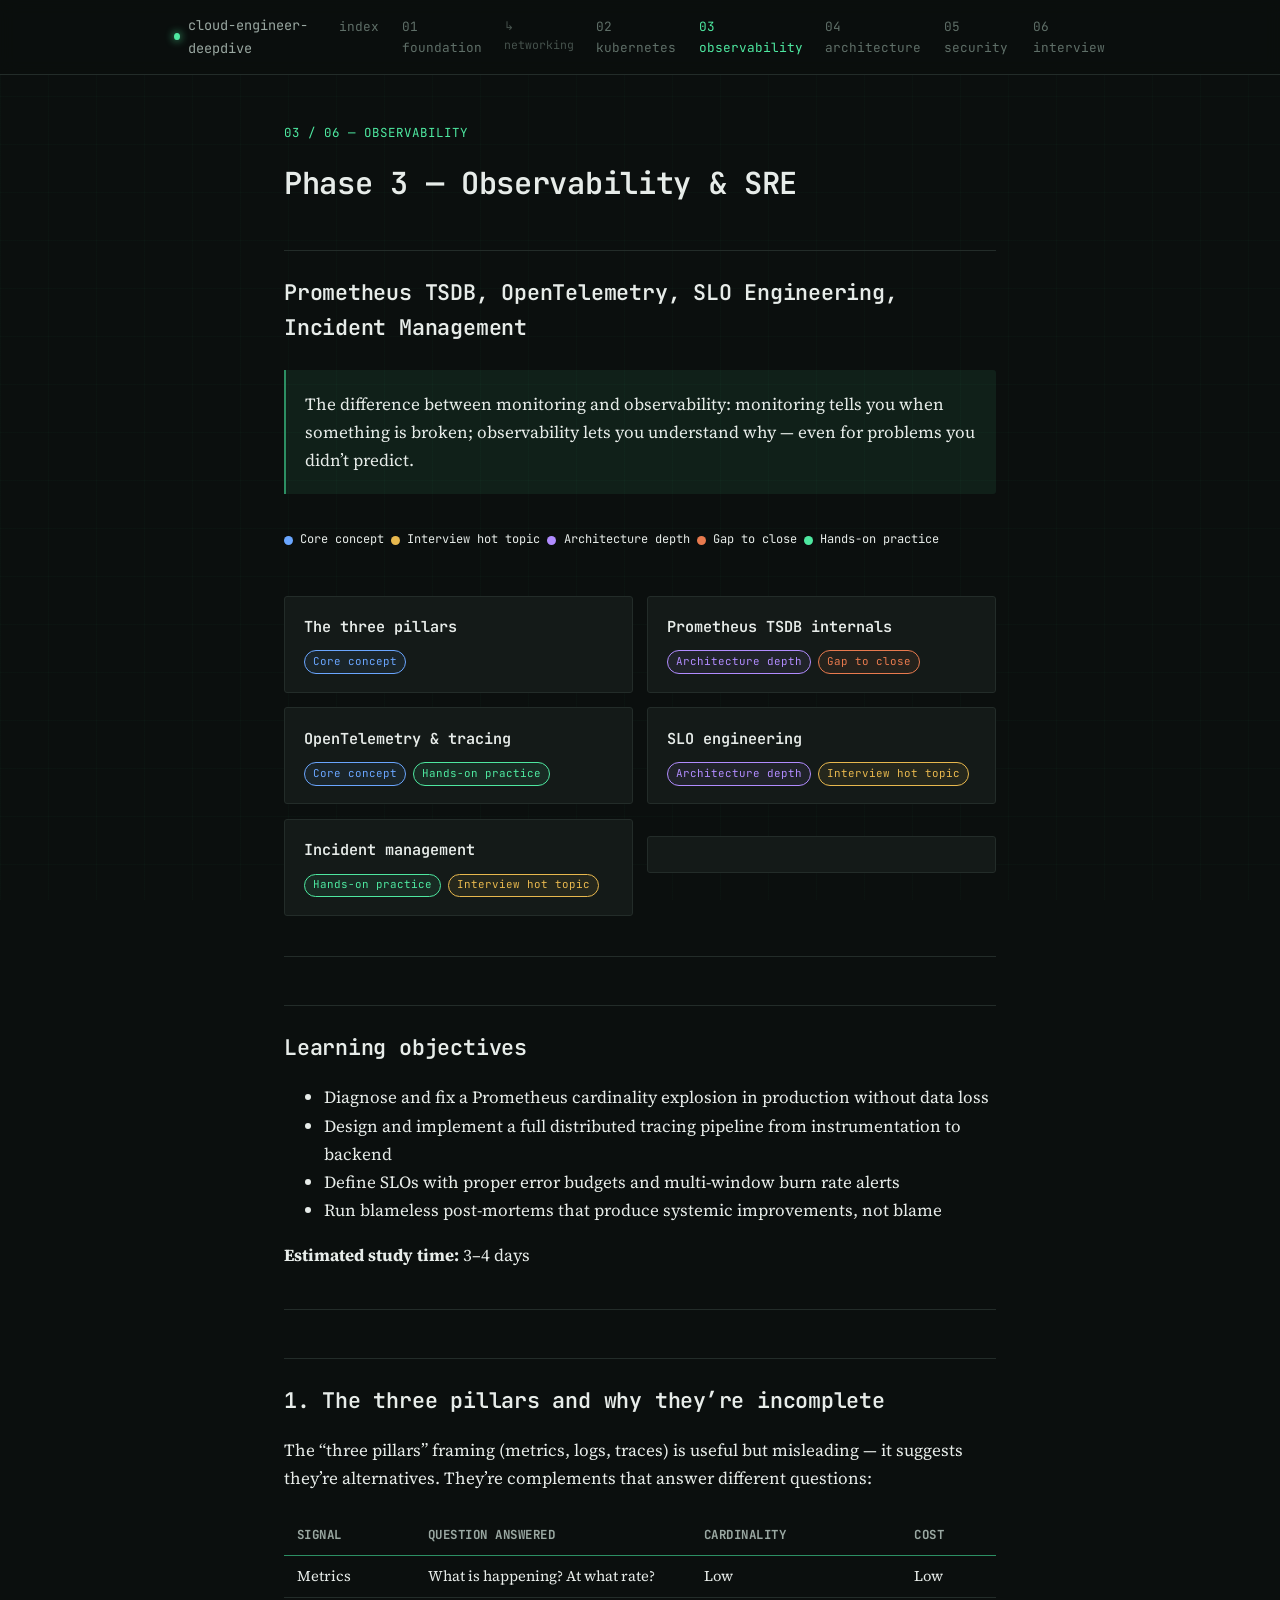
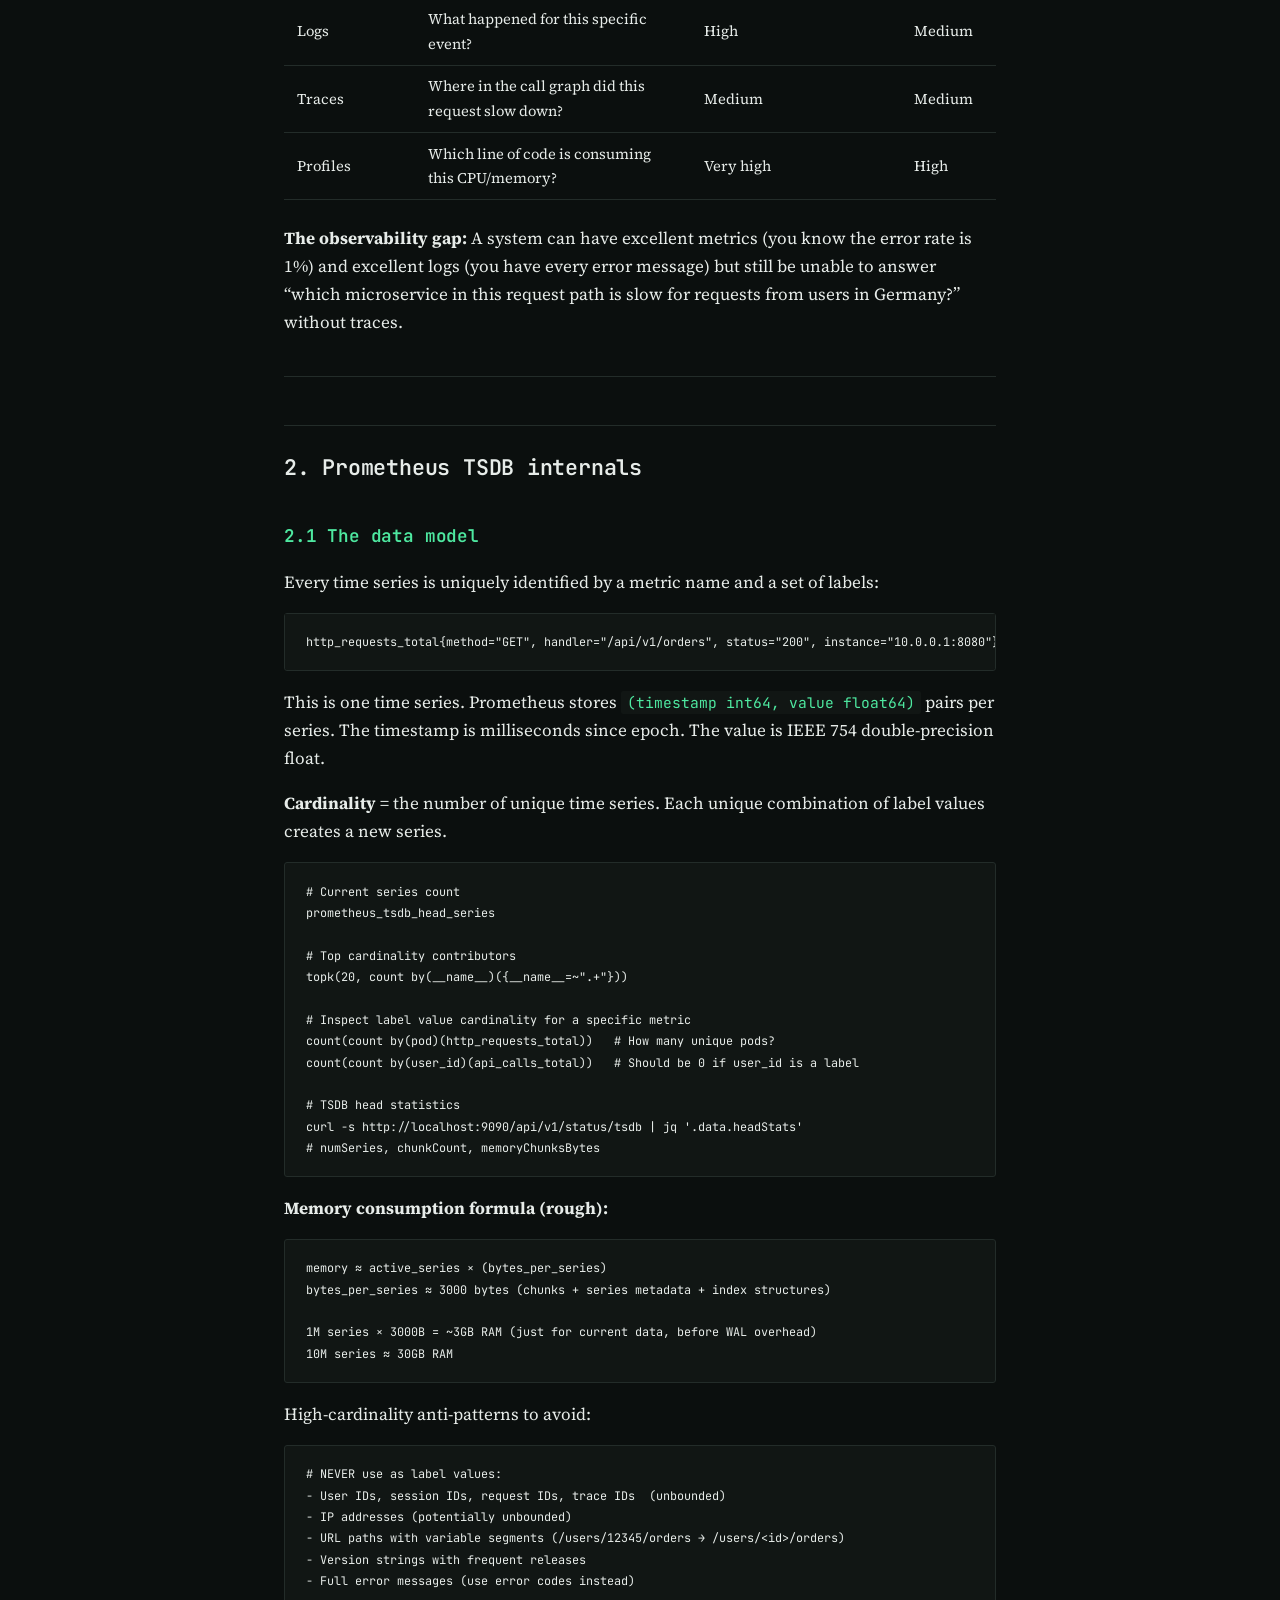
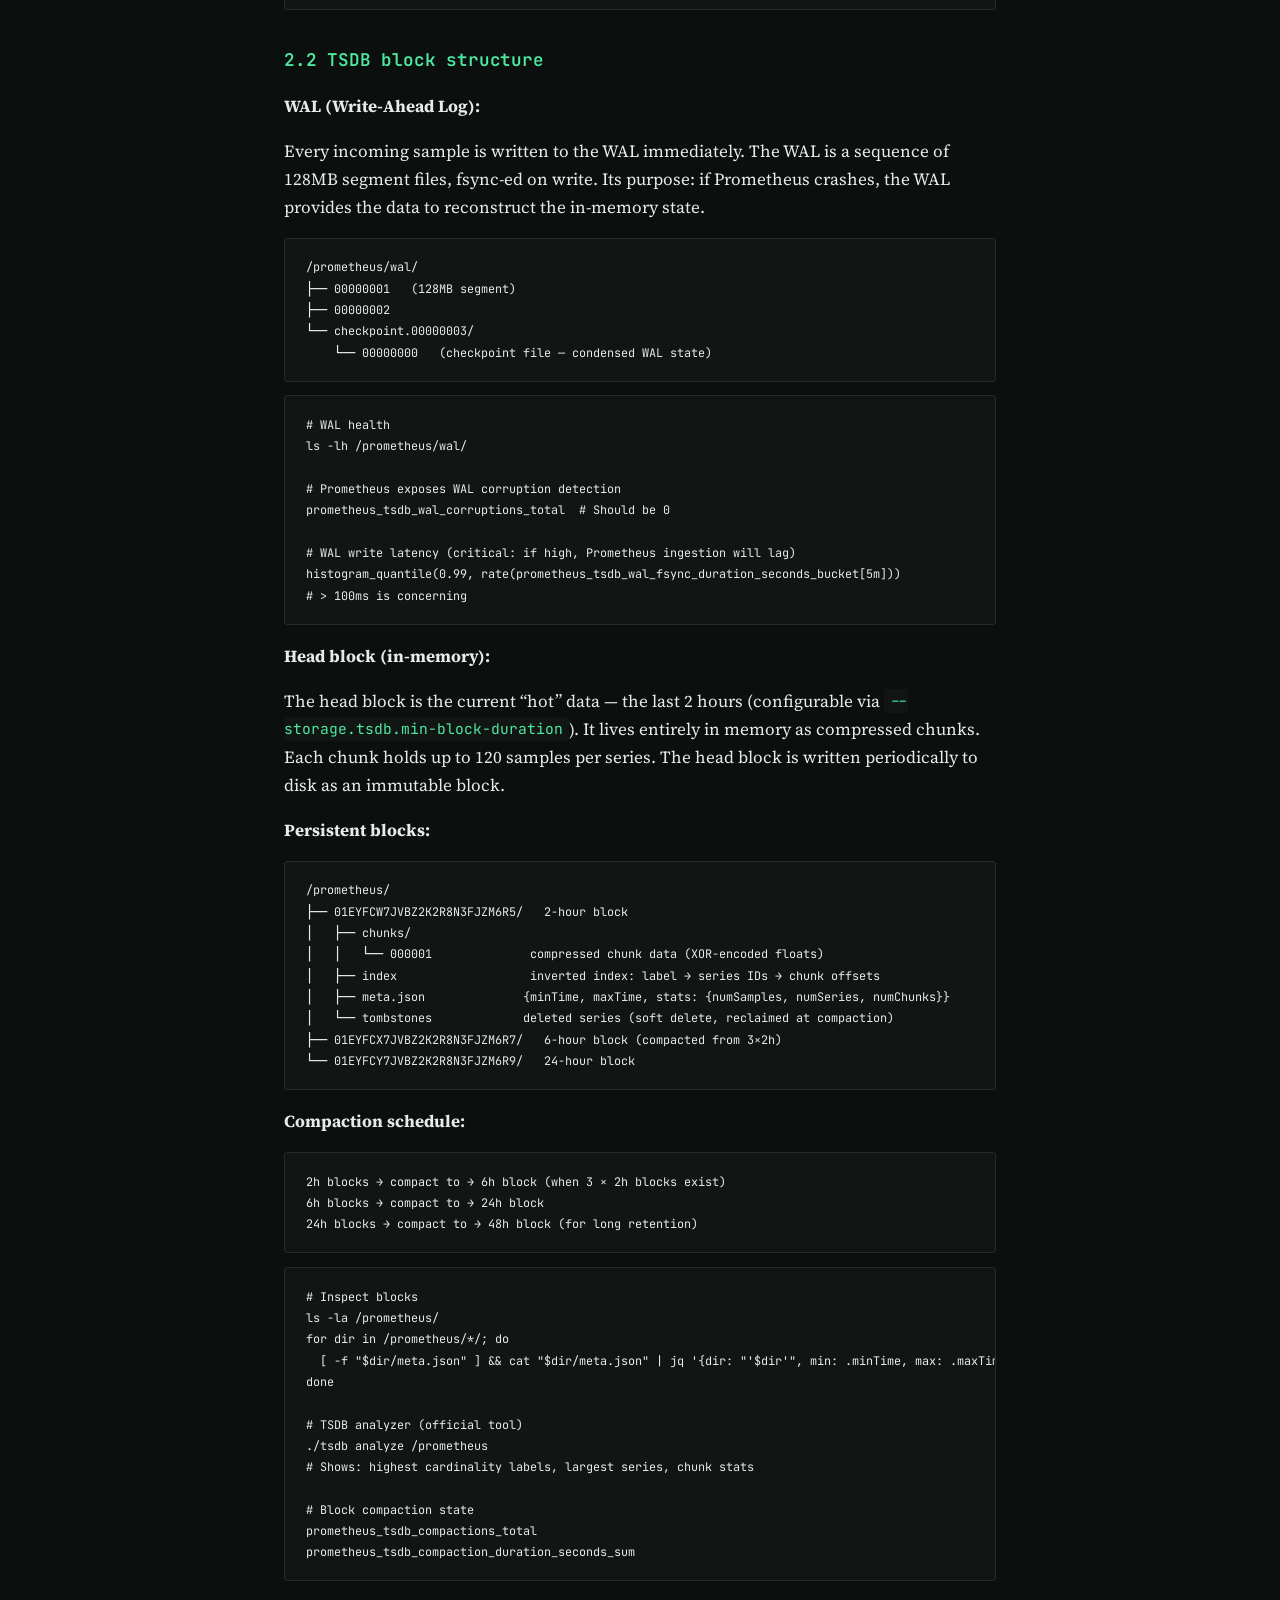
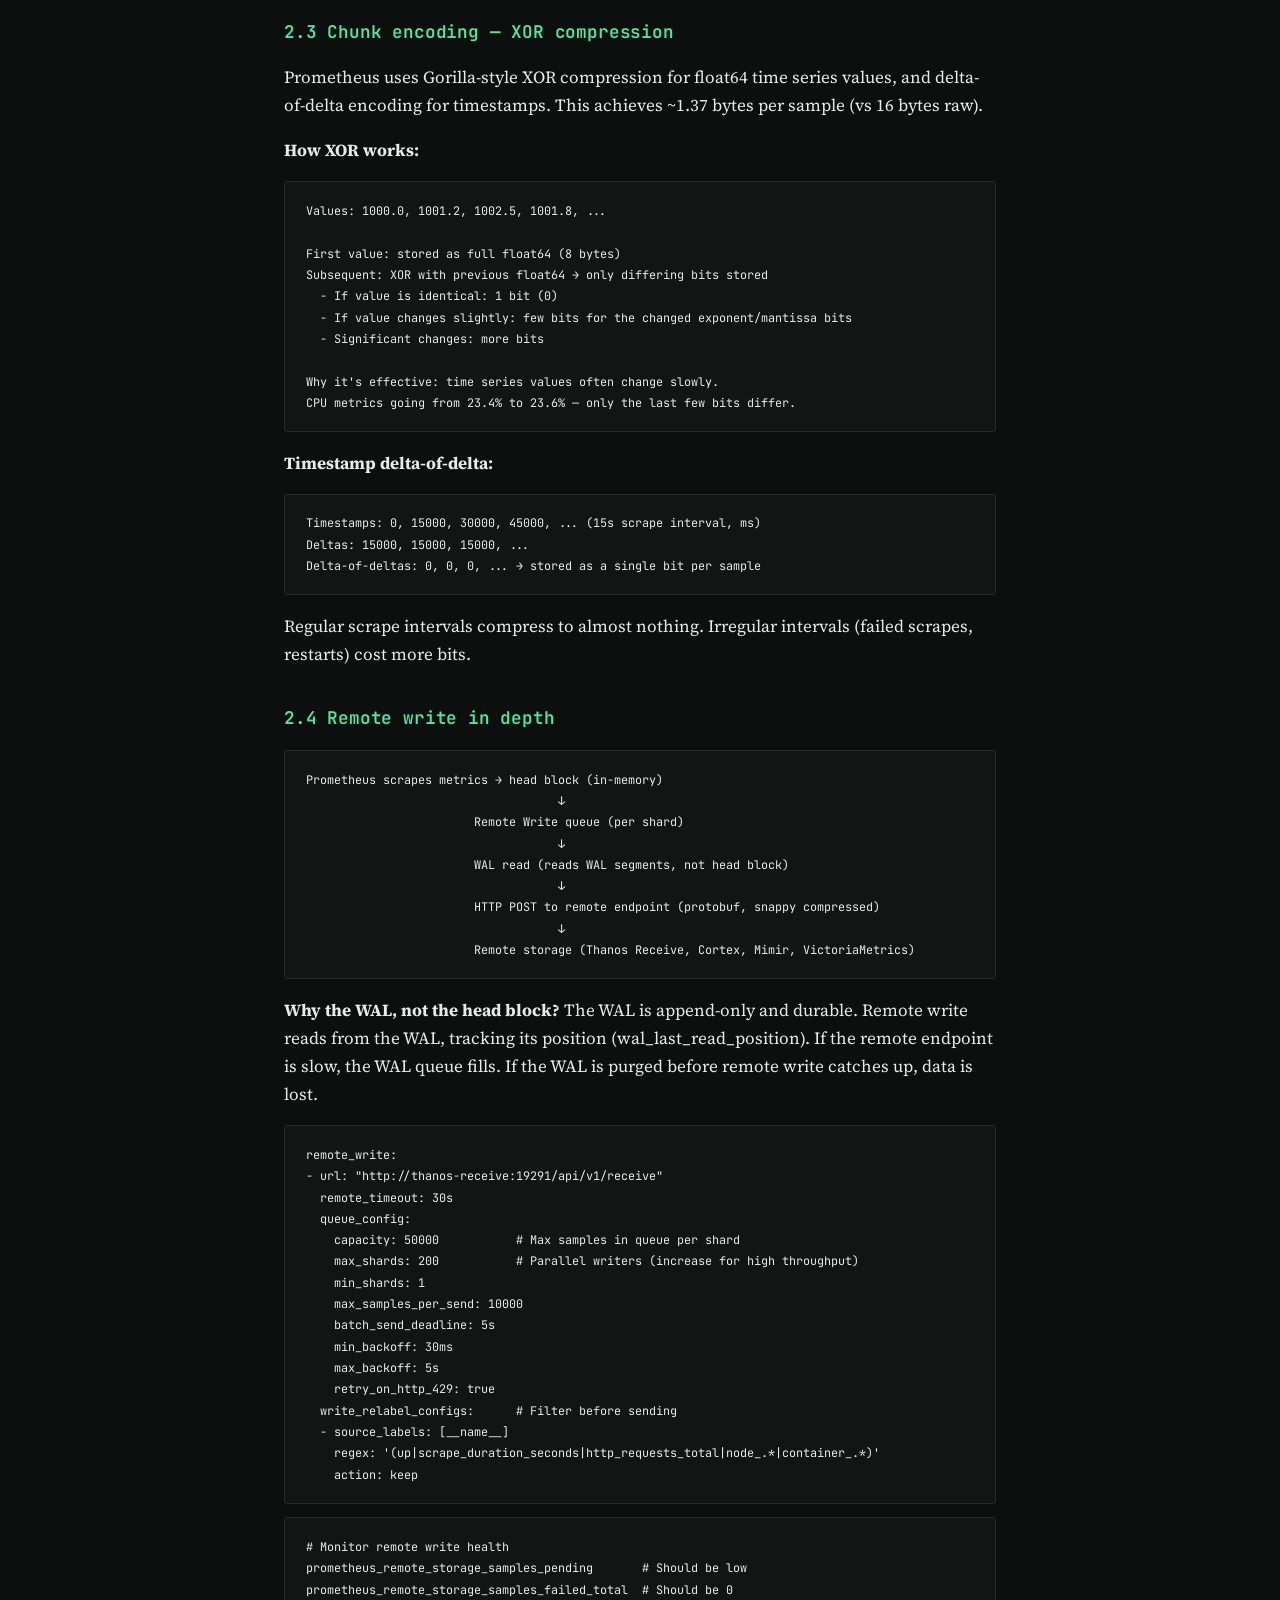
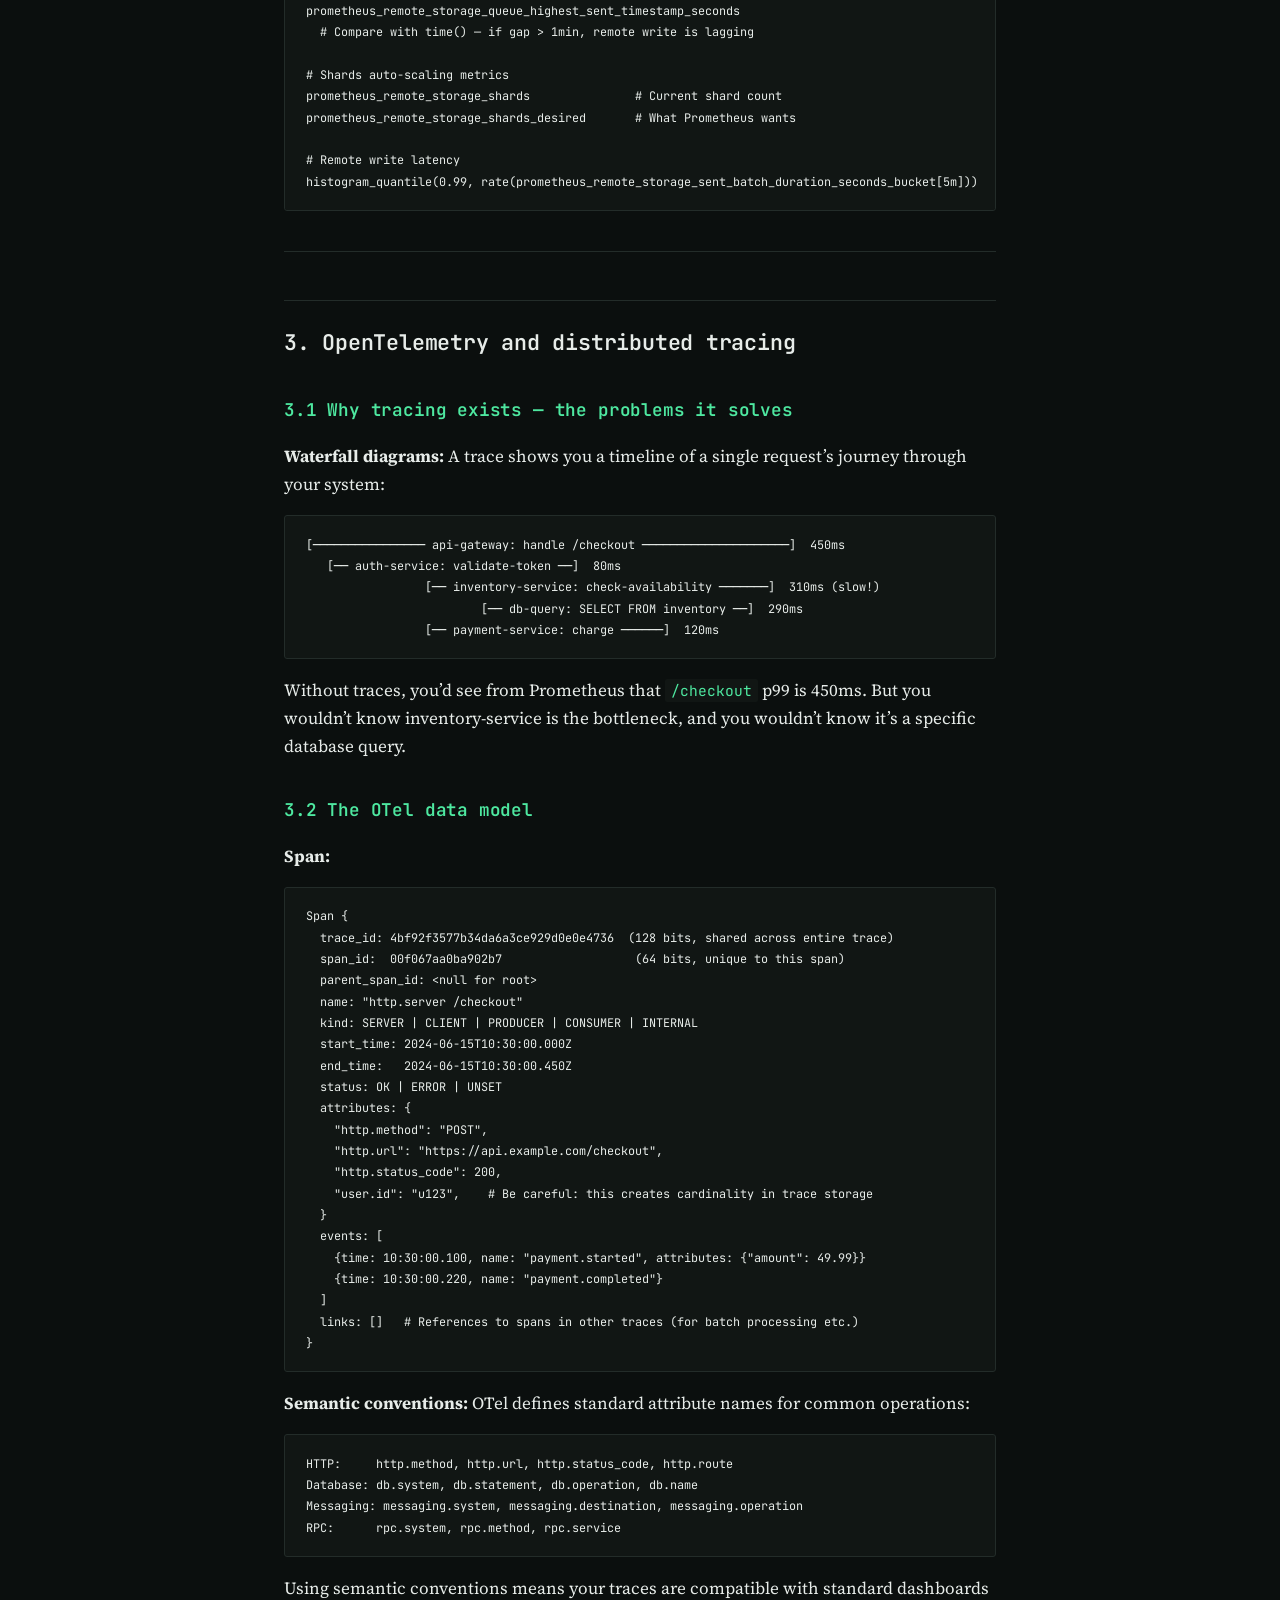
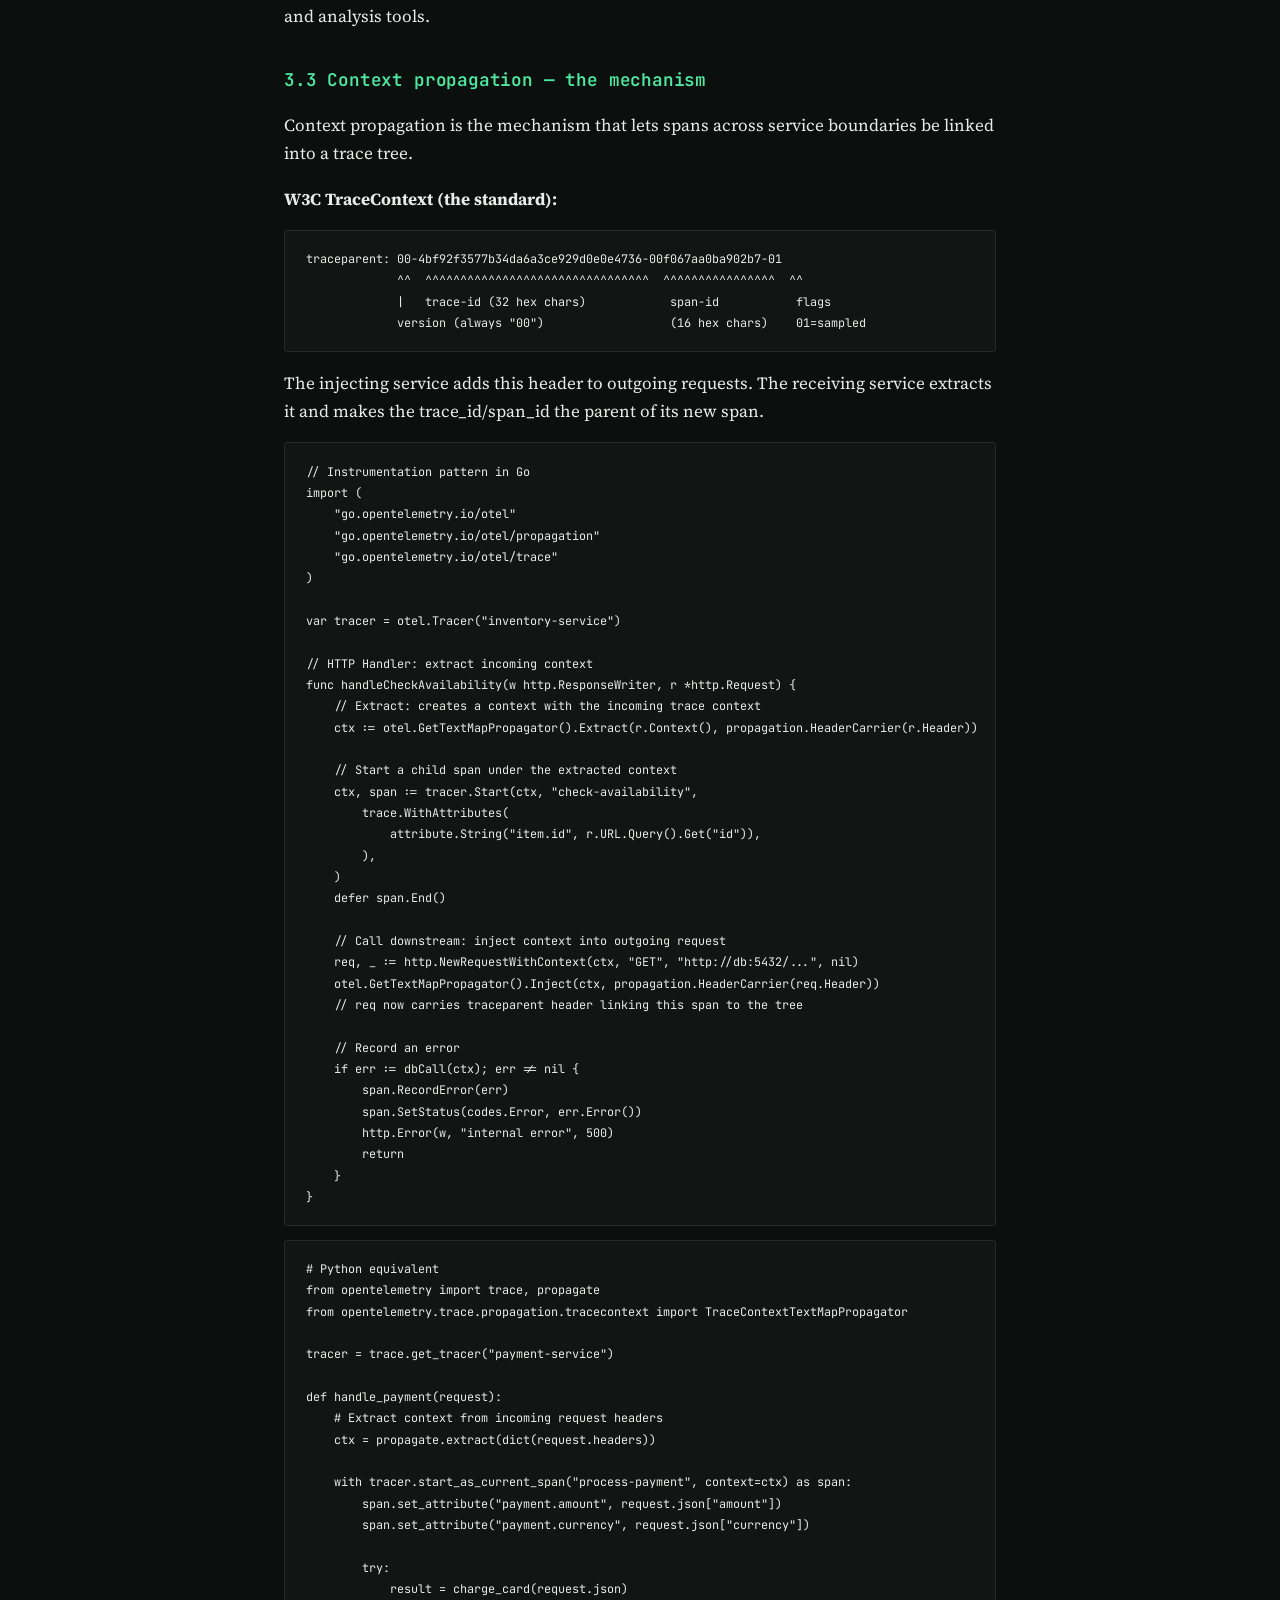
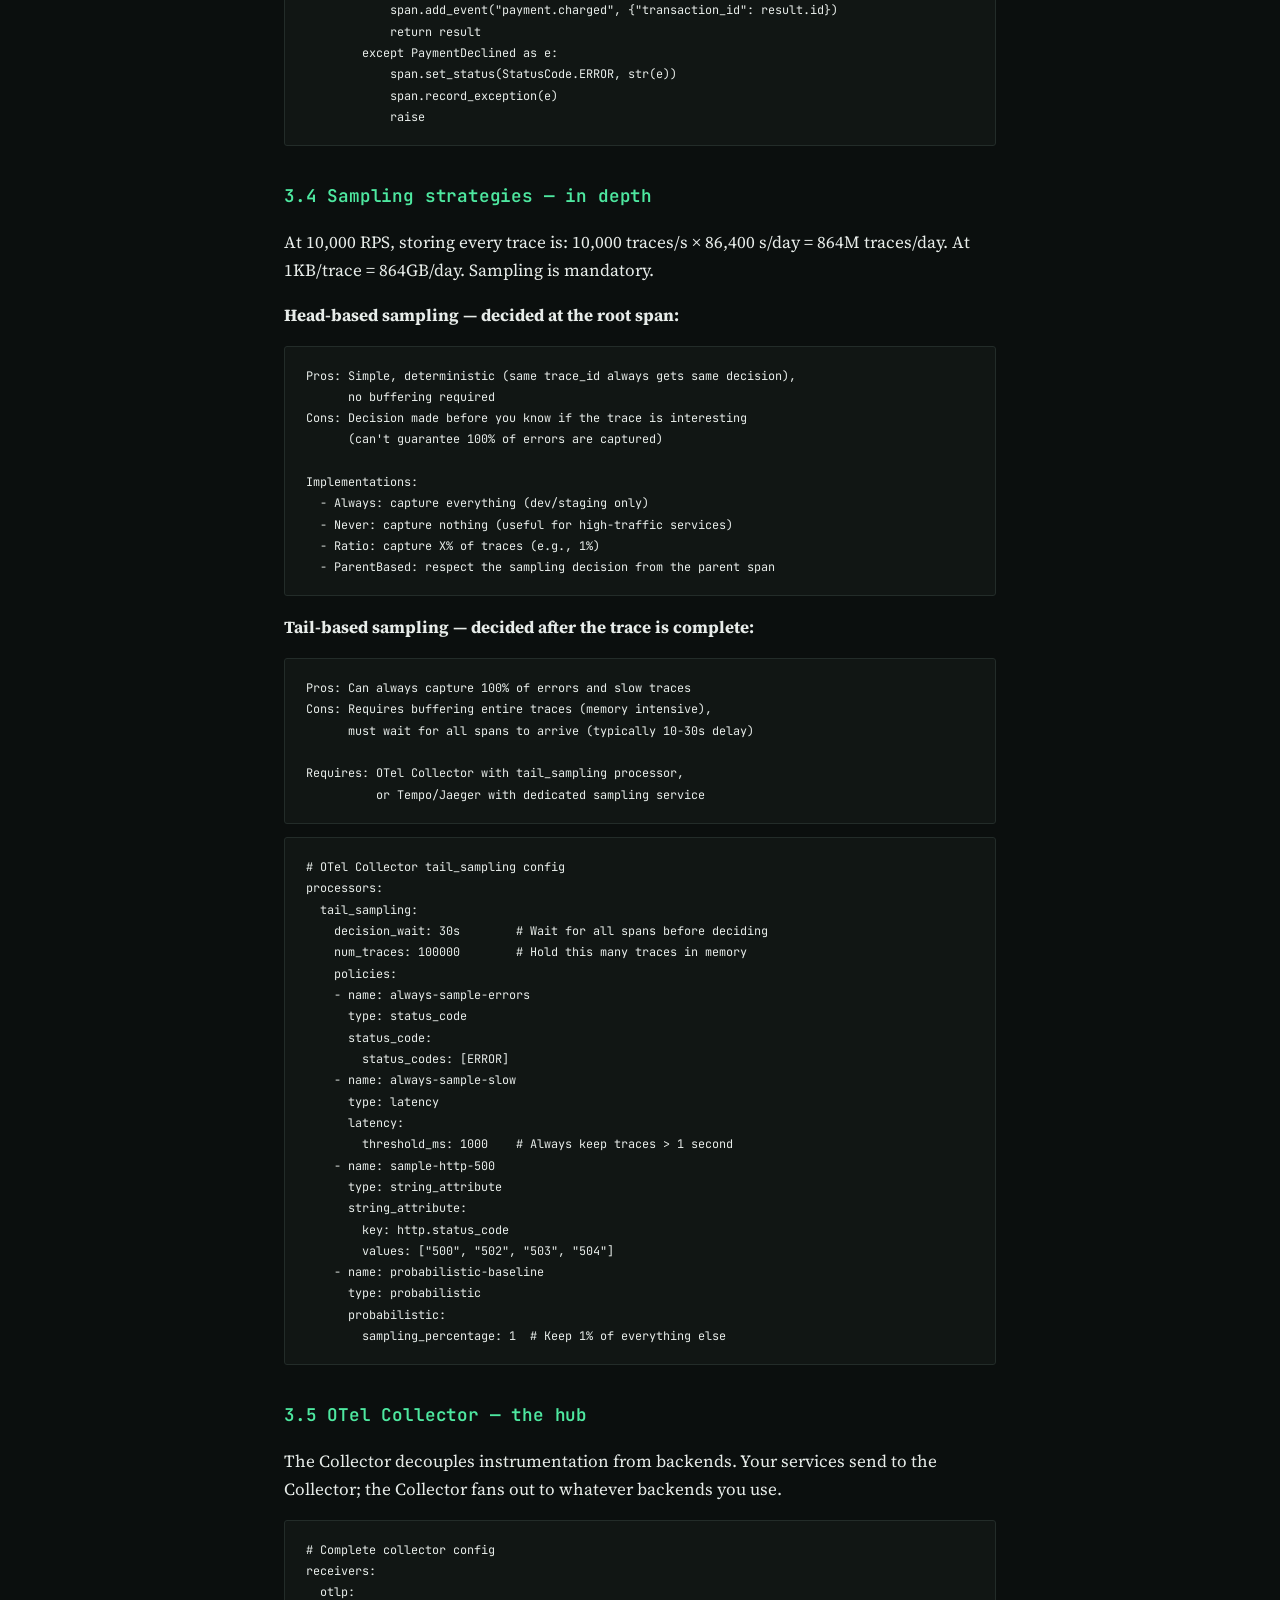
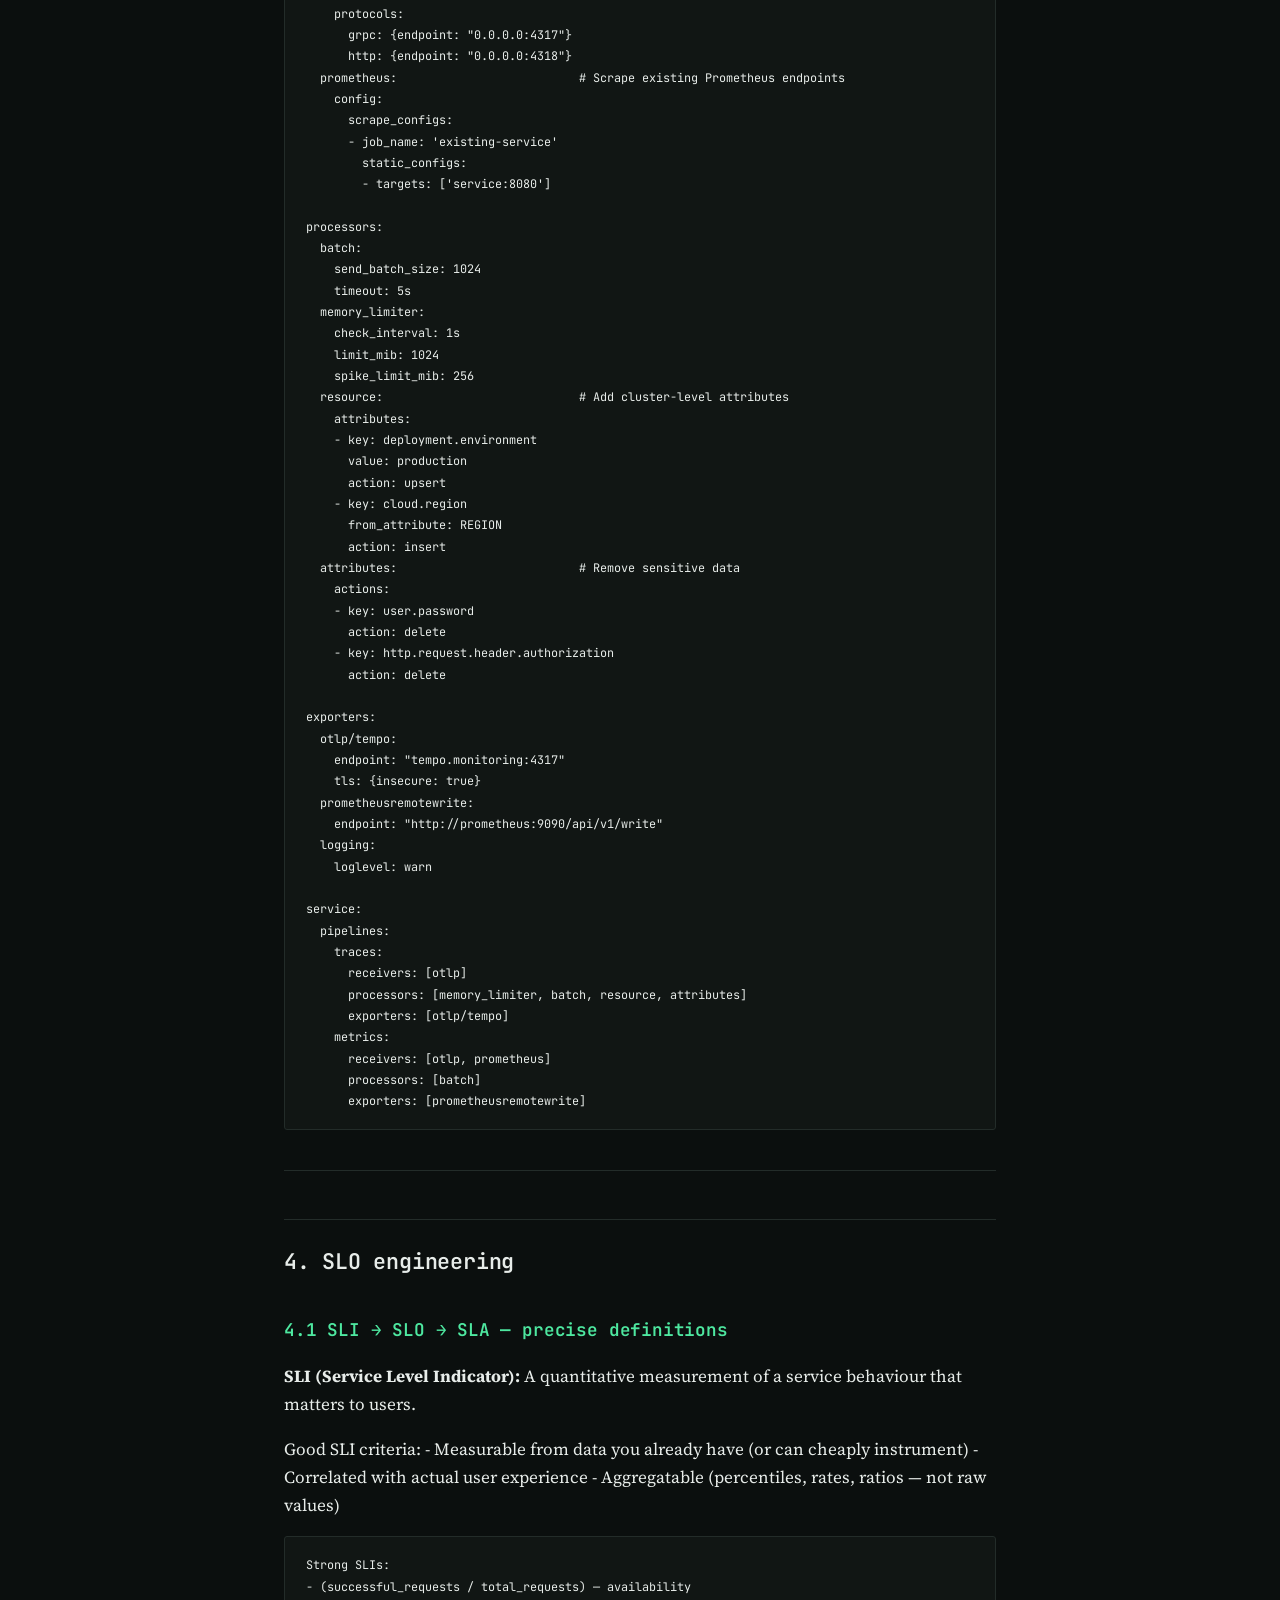
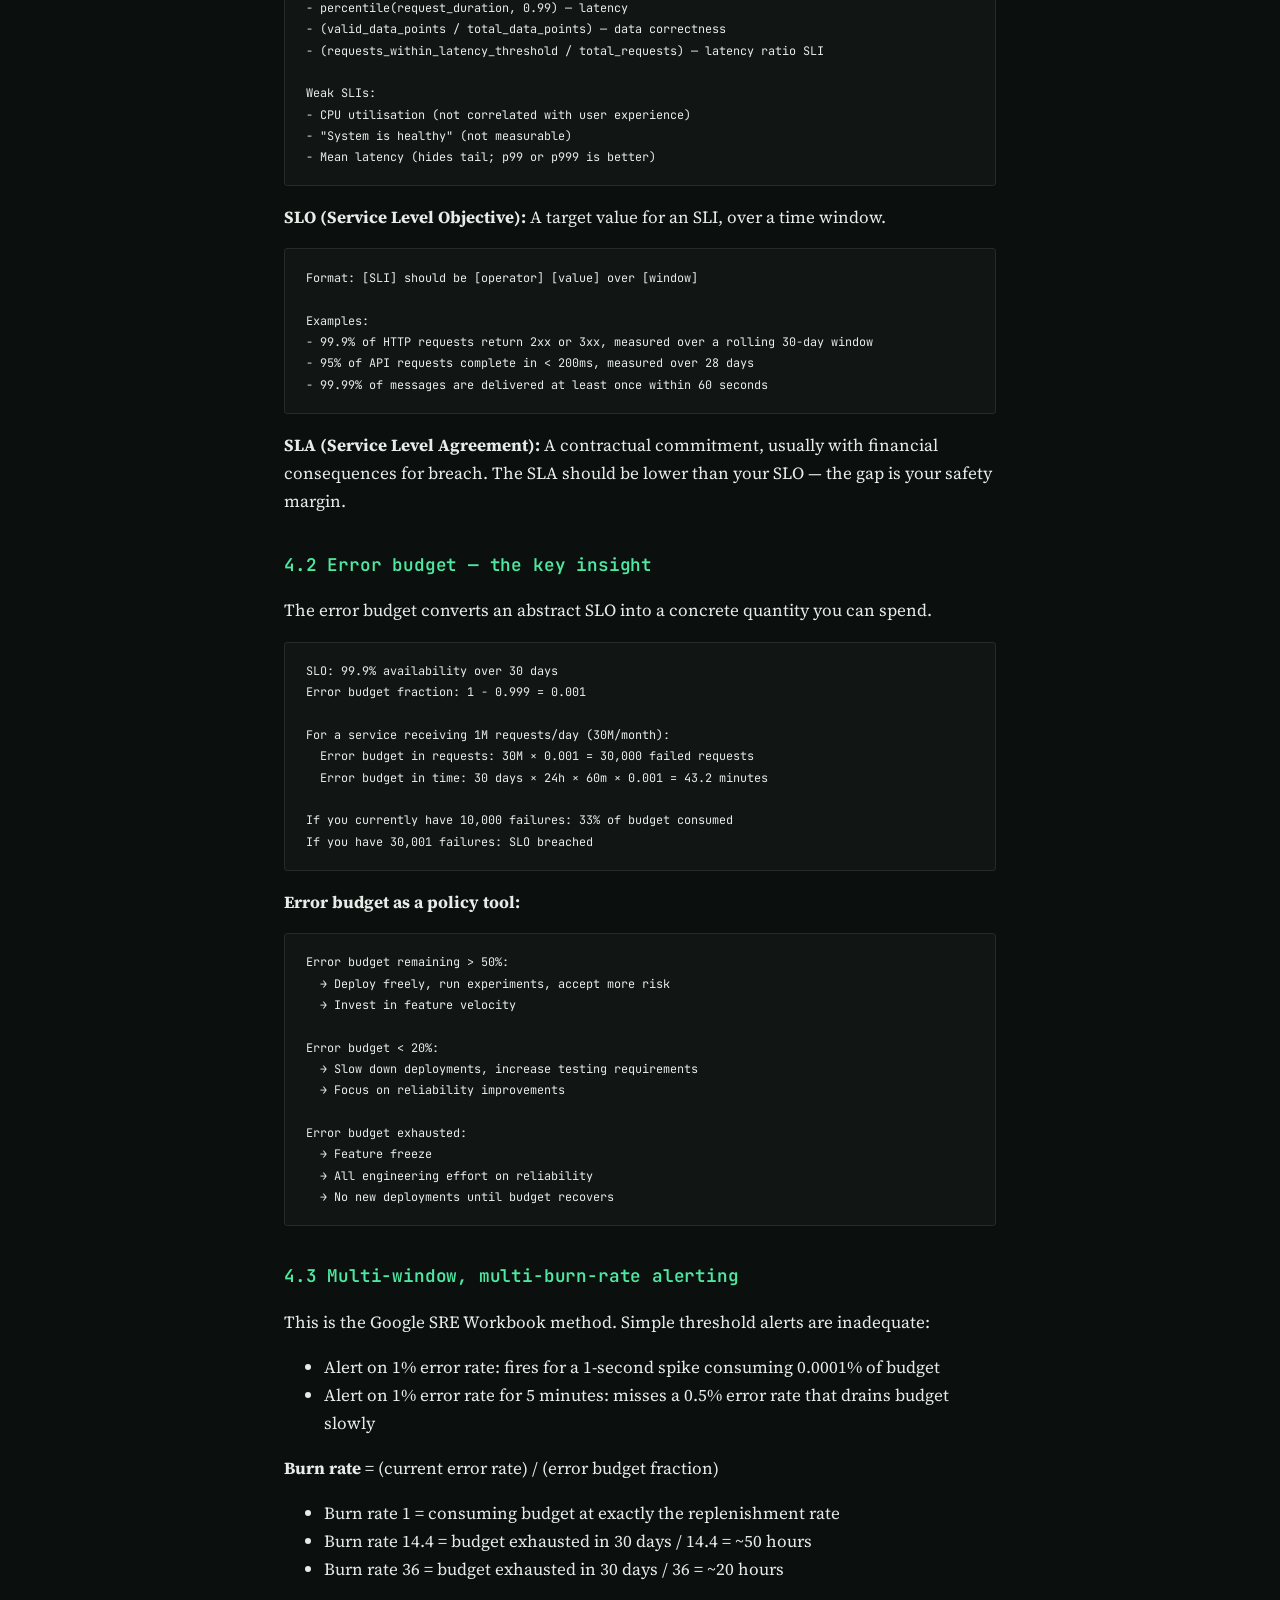
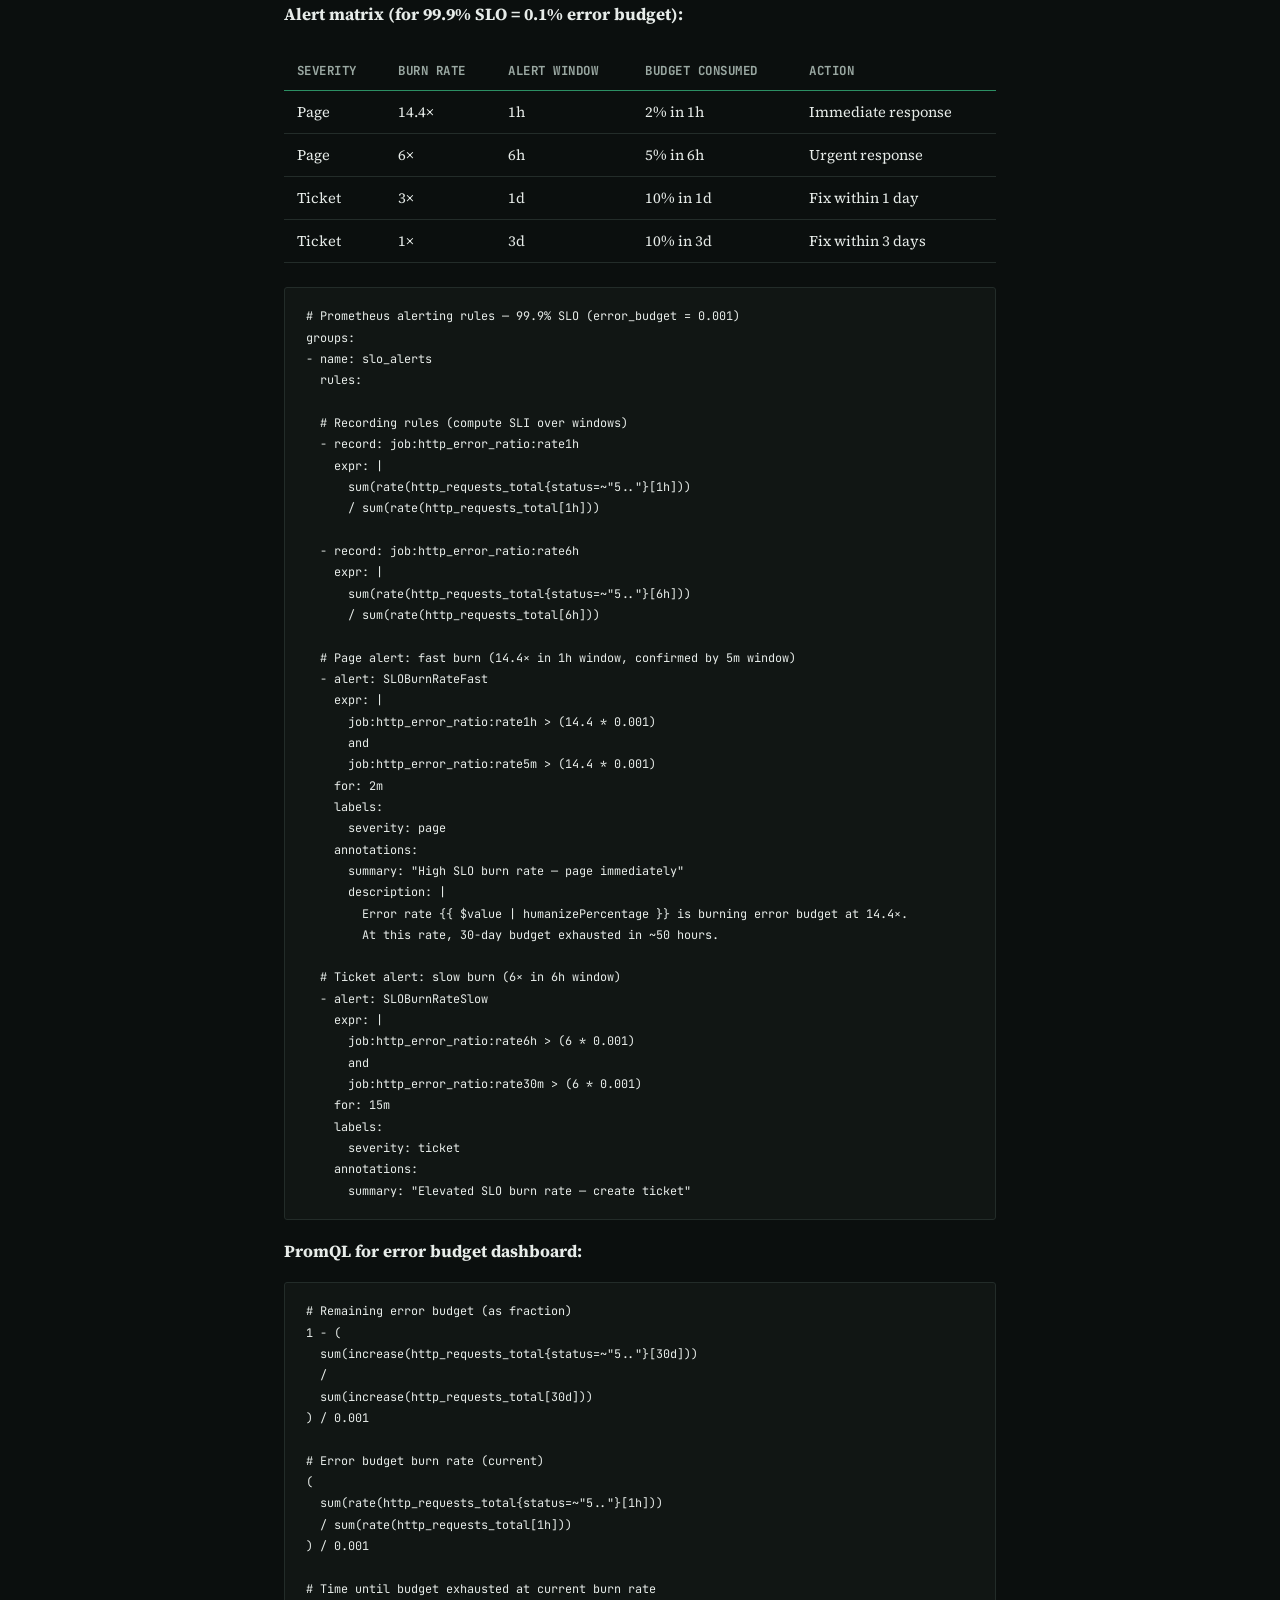
<file: phases/phase3-observability-sre.html>
<!DOCTYPE html>
<html lang="en">
<head>
<meta charset="utf-8">
<meta name="viewport" content="width=device-width, initial-scale=1">
<title>Phase 3 — Observability & SRE — Senior Cloud Engineer Study System</title>
<meta name="description" content="Prometheus TSDB, OpenTelemetry, SLO engineering, incident management">
<link rel="stylesheet" href="../assets/style.css">
<link rel="icon" href="data:,">
</head>
<body>

<div class="topbar">
  <div class="topbar-inner">
    <a href="../index.html" class="topbar-brand"><span class="dot"></span>cloud-engineer-deepdive</a>
    <nav class="topbar-nav">
      <a href="../index.html">index</a>
      <a href="../phases/phase1-foundation-gaps.html">01 foundation</a>
      <a href="../phases/deepdive-networking.html" class="nav-sub">↳ networking</a>
      <a href="../phases/phase2-kubernetes-mastery.html">02 kubernetes</a>
      <a href="../phases/phase3-observability-sre.html" class="active">03 observability</a>
      <a href="../phases/phase4-architecture-design.html">04 architecture</a>
      <a href="../phases/phase5-security-concepts.html">05 security</a>
      <a href="../phases/phase6-interview-prep.html">06 interview</a>
    </nav>
  </div>
</div>

<div class="page-wrap">
  <div class="doc-eyebrow">03 / 06 — observability</div>
<h1 id="phase-3-observability-sre">Phase 3 — Observability &amp;
SRE</h1>
<h2
id="prometheus-tsdb-opentelemetry-slo-engineering-incident-management">Prometheus
TSDB, OpenTelemetry, SLO Engineering, Incident Management</h2>
<blockquote>
<p>The difference between monitoring and observability: monitoring tells
you when something is broken; observability lets you understand why —
even for problems you didn’t predict.</p>
</blockquote>
<div class="topic-legend">
<p><span><span class="swatch" style="background:#6aa6ff"></span>Core
concept</span> <span><span class="swatch"
style="background:#e8b84e"></span>Interview hot topic</span> <span><span
class="swatch" style="background:#b18cff"></span>Architecture
depth</span> <span><span class="swatch"
style="background:#e87a4e"></span>Gap to close</span> <span><span
class="swatch" style="background:#4ee8a0"></span>Hands-on
practice</span></p>
</div>
<div class="topic-grid">
<a class="topic-card" href="#the-three-pillars-and-why-theyre-incomplete">
<h4>
The three pillars
</h4>
<div class="tags">
<span class="cat cat-core">Core concept</span>
</div>
</a> <a class="topic-card" href="#prometheus-tsdb-internals">
<h4>
Prometheus TSDB internals
</h4>
<div class="tags">
<span class="cat cat-arch">Architecture depth</span><span
class="cat cat-gap">Gap to close</span>
</div>
</a>
<a class="topic-card" href="#opentelemetry-and-distributed-tracing">
<h4>
OpenTelemetry &amp; tracing
</h4>
<div class="tags">
<span class="cat cat-core">Core concept</span><span
class="cat cat-practice">Hands-on practice</span>
</div>
</a> <a class="topic-card" href="#slo-engineering">
<h4>
SLO engineering
</h4>
<div class="tags">
<span class="cat cat-arch">Architecture depth</span><span
class="cat cat-interview">Interview hot topic</span>
</div>
</a> <a class="topic-card" href="#incident-management">
<h4>
Incident management
</h4>
<div class="tags">
<span class="cat cat-practice">Hands-on practice</span><span
class="cat cat-interview">Interview hot topic</span>
</div>
<p></a></p>
</div>
<hr />
<h2 id="learning-objectives">Learning objectives</h2>
<ul>
<li>Diagnose and fix a Prometheus cardinality explosion in production
without data loss</li>
<li>Design and implement a full distributed tracing pipeline from
instrumentation to backend</li>
<li>Define SLOs with proper error budgets and multi-window burn rate
alerts</li>
<li>Run blameless post-mortems that produce systemic improvements, not
blame</li>
</ul>
<p><strong>Estimated study time:</strong> 3–4 days</p>
<hr />
<h2 id="the-three-pillars-and-why-theyre-incomplete">1. The three
pillars and why they’re incomplete</h2>
<p>The “three pillars” framing (metrics, logs, traces) is useful but
misleading — it suggests they’re alternatives. They’re complements that
answer different questions:</p>
<table style="width:100%;">
<colgroup>
<col style="width: 18%" />
<col style="width: 38%" />
<col style="width: 29%" />
<col style="width: 13%" />
</colgroup>
<thead>
<tr>
<th>Signal</th>
<th>Question answered</th>
<th>Cardinality</th>
<th>Cost</th>
</tr>
</thead>
<tbody>
<tr>
<td>Metrics</td>
<td>What is happening? At what rate?</td>
<td>Low</td>
<td>Low</td>
</tr>
<tr>
<td>Logs</td>
<td>What happened for this specific event?</td>
<td>High</td>
<td>Medium</td>
</tr>
<tr>
<td>Traces</td>
<td>Where in the call graph did this request slow down?</td>
<td>Medium</td>
<td>Medium</td>
</tr>
<tr>
<td>Profiles</td>
<td>Which line of code is consuming this CPU/memory?</td>
<td>Very high</td>
<td>High</td>
</tr>
</tbody>
</table>
<p><strong>The observability gap:</strong> A system can have excellent
metrics (you know the error rate is 1%) and excellent logs (you have
every error message) but still be unable to answer “which microservice
in this request path is slow for requests from users in Germany?”
without traces.</p>
<hr />
<h2 id="prometheus-tsdb-internals">2. Prometheus TSDB internals</h2>
<h3 id="the-data-model">2.1 The data model</h3>
<p>Every time series is uniquely identified by a metric name and a set
of labels:</p>
<pre><code>http_requests_total{method=&quot;GET&quot;, handler=&quot;/api/v1/orders&quot;, status=&quot;200&quot;, instance=&quot;10.0.0.1:8080&quot;}</code></pre>
<p>This is one time series. Prometheus stores
<code>(timestamp int64, value float64)</code> pairs per series. The
timestamp is milliseconds since epoch. The value is IEEE 754
double-precision float.</p>
<p><strong>Cardinality</strong> = the number of unique time series. Each
unique combination of label values creates a new series.</p>
<div class="sourceCode" id="cb2"><pre
class="sourceCode bash"><code class="sourceCode bash"><span id="cb2-1"><a href="#cb2-1" aria-hidden="true" tabindex="-1"></a><span class="co"># Current series count</span></span>
<span id="cb2-2"><a href="#cb2-2" aria-hidden="true" tabindex="-1"></a><span class="ex">prometheus_tsdb_head_series</span></span>
<span id="cb2-3"><a href="#cb2-3" aria-hidden="true" tabindex="-1"></a></span>
<span id="cb2-4"><a href="#cb2-4" aria-hidden="true" tabindex="-1"></a><span class="co"># Top cardinality contributors</span></span>
<span id="cb2-5"><a href="#cb2-5" aria-hidden="true" tabindex="-1"></a><span class="ex">topk</span><span class="er">(</span><span class="ex">20,</span> count by<span class="er">(</span><span class="ex">__name__</span><span class="kw">)(</span><span class="ex">{__name__=~</span><span class="st">&quot;.+&quot;</span><span class="ex">}</span><span class="kw">))</span></span>
<span id="cb2-6"><a href="#cb2-6" aria-hidden="true" tabindex="-1"></a></span>
<span id="cb2-7"><a href="#cb2-7" aria-hidden="true" tabindex="-1"></a><span class="co"># Inspect label value cardinality for a specific metric</span></span>
<span id="cb2-8"><a href="#cb2-8" aria-hidden="true" tabindex="-1"></a><span class="ex">count</span><span class="er">(</span><span class="ex">count</span> by<span class="er">(</span><span class="ex">pod</span><span class="kw">)(</span><span class="ex">http_requests_total</span><span class="kw">))</span>   <span class="co"># How many unique pods?</span></span>
<span id="cb2-9"><a href="#cb2-9" aria-hidden="true" tabindex="-1"></a><span class="ex">count</span><span class="er">(</span><span class="ex">count</span> by<span class="er">(</span><span class="ex">user_id</span><span class="kw">)(</span><span class="ex">api_calls_total</span><span class="kw">))</span>   <span class="co"># Should be 0 if user_id is a label</span></span>
<span id="cb2-10"><a href="#cb2-10" aria-hidden="true" tabindex="-1"></a></span>
<span id="cb2-11"><a href="#cb2-11" aria-hidden="true" tabindex="-1"></a><span class="co"># TSDB head statistics</span></span>
<span id="cb2-12"><a href="#cb2-12" aria-hidden="true" tabindex="-1"></a><span class="ex">curl</span> <span class="at">-s</span> http://localhost:9090/api/v1/status/tsdb <span class="kw">|</span> <span class="ex">jq</span> <span class="st">&#39;.data.headStats&#39;</span></span>
<span id="cb2-13"><a href="#cb2-13" aria-hidden="true" tabindex="-1"></a><span class="co"># numSeries, chunkCount, memoryChunksBytes</span></span></code></pre></div>
<p><strong>Memory consumption formula (rough):</strong></p>
<pre><code>memory ≈ active_series × (bytes_per_series)
bytes_per_series ≈ 3000 bytes (chunks + series metadata + index structures)

1M series × 3000B = ~3GB RAM (just for current data, before WAL overhead)
10M series ≈ 30GB RAM</code></pre>
<p>High-cardinality anti-patterns to avoid:</p>
<pre><code># NEVER use as label values:
- User IDs, session IDs, request IDs, trace IDs  (unbounded)
- IP addresses (potentially unbounded)
- URL paths with variable segments (/users/12345/orders → /users/&lt;id&gt;/orders)
- Version strings with frequent releases
- Full error messages (use error codes instead)</code></pre>
<h3 id="tsdb-block-structure">2.2 TSDB block structure</h3>
<p><strong>WAL (Write-Ahead Log):</strong></p>
<p>Every incoming sample is written to the WAL immediately. The WAL is a
sequence of 128MB segment files, fsync-ed on write. Its purpose: if
Prometheus crashes, the WAL provides the data to reconstruct the
in-memory state.</p>
<pre><code>/prometheus/wal/
├── 00000001   (128MB segment)
├── 00000002
└── checkpoint.00000003/
    └── 00000000   (checkpoint file — condensed WAL state)</code></pre>
<div class="sourceCode" id="cb6"><pre
class="sourceCode bash"><code class="sourceCode bash"><span id="cb6-1"><a href="#cb6-1" aria-hidden="true" tabindex="-1"></a><span class="co"># WAL health</span></span>
<span id="cb6-2"><a href="#cb6-2" aria-hidden="true" tabindex="-1"></a><span class="fu">ls</span> <span class="at">-lh</span> /prometheus/wal/</span>
<span id="cb6-3"><a href="#cb6-3" aria-hidden="true" tabindex="-1"></a></span>
<span id="cb6-4"><a href="#cb6-4" aria-hidden="true" tabindex="-1"></a><span class="co"># Prometheus exposes WAL corruption detection</span></span>
<span id="cb6-5"><a href="#cb6-5" aria-hidden="true" tabindex="-1"></a><span class="ex">prometheus_tsdb_wal_corruptions_total</span>  <span class="co"># Should be 0</span></span>
<span id="cb6-6"><a href="#cb6-6" aria-hidden="true" tabindex="-1"></a></span>
<span id="cb6-7"><a href="#cb6-7" aria-hidden="true" tabindex="-1"></a><span class="co"># WAL write latency (critical: if high, Prometheus ingestion will lag)</span></span>
<span id="cb6-8"><a href="#cb6-8" aria-hidden="true" tabindex="-1"></a><span class="ex">histogram_quantile</span><span class="er">(</span><span class="ex">0.99,</span> rate<span class="er">(</span><span class="va">prometheus_tsdb_wal_fsync_duration_seconds_bucket</span><span class="op">[</span><span class="dv">5</span>m<span class="op">]</span><span class="kw">))</span></span>
<span id="cb6-9"><a href="#cb6-9" aria-hidden="true" tabindex="-1"></a><span class="co"># &gt; 100ms is concerning</span></span></code></pre></div>
<p><strong>Head block (in-memory):</strong></p>
<p>The head block is the current “hot” data — the last 2 hours
(configurable via <code>--storage.tsdb.min-block-duration</code>). It
lives entirely in memory as compressed chunks. Each chunk holds up to
120 samples per series. The head block is written periodically to disk
as an immutable block.</p>
<p><strong>Persistent blocks:</strong></p>
<pre><code>/prometheus/
├── 01EYFCW7JVBZ2K2R8N3FJZM6R5/   2-hour block
│   ├── chunks/
│   │   └── 000001              compressed chunk data (XOR-encoded floats)
│   ├── index                   inverted index: label → series IDs → chunk offsets
│   ├── meta.json              {minTime, maxTime, stats: {numSamples, numSeries, numChunks}}
│   └── tombstones             deleted series (soft delete, reclaimed at compaction)
├── 01EYFCX7JVBZ2K2R8N3FJZM6R7/   6-hour block (compacted from 3×2h)
└── 01EYFCY7JVBZ2K2R8N3FJZM6R9/   24-hour block</code></pre>
<p><strong>Compaction schedule:</strong></p>
<pre><code>2h blocks → compact to → 6h block (when 3 × 2h blocks exist)
6h blocks → compact to → 24h block
24h blocks → compact to → 48h block (for long retention)</code></pre>
<div class="sourceCode" id="cb9"><pre
class="sourceCode bash"><code class="sourceCode bash"><span id="cb9-1"><a href="#cb9-1" aria-hidden="true" tabindex="-1"></a><span class="co"># Inspect blocks</span></span>
<span id="cb9-2"><a href="#cb9-2" aria-hidden="true" tabindex="-1"></a><span class="fu">ls</span> <span class="at">-la</span> /prometheus/</span>
<span id="cb9-3"><a href="#cb9-3" aria-hidden="true" tabindex="-1"></a><span class="cf">for</span> dir <span class="kw">in</span> /prometheus/<span class="pp">*</span>/<span class="kw">;</span> <span class="cf">do</span></span>
<span id="cb9-4"><a href="#cb9-4" aria-hidden="true" tabindex="-1"></a>  <span class="bu">[</span> <span class="ot">-f</span> <span class="st">&quot;</span><span class="va">$dir</span><span class="st">/meta.json&quot;</span> <span class="bu">]</span> <span class="kw">&amp;&amp;</span> <span class="fu">cat</span> <span class="st">&quot;</span><span class="va">$dir</span><span class="st">/meta.json&quot;</span> <span class="kw">|</span> <span class="ex">jq</span> <span class="st">&#39;{dir: &quot;&#39;</span><span class="va">$dir</span><span class="st">&#39;&quot;, min: .minTime, max: .maxTime, series: .stats.numSeries}&#39;</span></span>
<span id="cb9-5"><a href="#cb9-5" aria-hidden="true" tabindex="-1"></a><span class="cf">done</span></span>
<span id="cb9-6"><a href="#cb9-6" aria-hidden="true" tabindex="-1"></a></span>
<span id="cb9-7"><a href="#cb9-7" aria-hidden="true" tabindex="-1"></a><span class="co"># TSDB analyzer (official tool)</span></span>
<span id="cb9-8"><a href="#cb9-8" aria-hidden="true" tabindex="-1"></a><span class="ex">./tsdb</span> analyze /prometheus</span>
<span id="cb9-9"><a href="#cb9-9" aria-hidden="true" tabindex="-1"></a><span class="co"># Shows: highest cardinality labels, largest series, chunk stats</span></span>
<span id="cb9-10"><a href="#cb9-10" aria-hidden="true" tabindex="-1"></a></span>
<span id="cb9-11"><a href="#cb9-11" aria-hidden="true" tabindex="-1"></a><span class="co"># Block compaction state</span></span>
<span id="cb9-12"><a href="#cb9-12" aria-hidden="true" tabindex="-1"></a><span class="ex">prometheus_tsdb_compactions_total</span></span>
<span id="cb9-13"><a href="#cb9-13" aria-hidden="true" tabindex="-1"></a><span class="ex">prometheus_tsdb_compaction_duration_seconds_sum</span></span></code></pre></div>
<h3 id="chunk-encoding-xor-compression">2.3 Chunk encoding — XOR
compression</h3>
<p>Prometheus uses Gorilla-style XOR compression for float64 time series
values, and delta-of-delta encoding for timestamps. This achieves ~1.37
bytes per sample (vs 16 bytes raw).</p>
<p><strong>How XOR works:</strong></p>
<pre><code>Values: 1000.0, 1001.2, 1002.5, 1001.8, ...

First value: stored as full float64 (8 bytes)
Subsequent: XOR with previous float64 → only differing bits stored
  - If value is identical: 1 bit (0)
  - If value changes slightly: few bits for the changed exponent/mantissa bits
  - Significant changes: more bits

Why it&#39;s effective: time series values often change slowly.
CPU metrics going from 23.4% to 23.6% — only the last few bits differ.</code></pre>
<p><strong>Timestamp delta-of-delta:</strong></p>
<pre><code>Timestamps: 0, 15000, 30000, 45000, ... (15s scrape interval, ms)
Deltas: 15000, 15000, 15000, ...
Delta-of-deltas: 0, 0, 0, ... → stored as a single bit per sample</code></pre>
<p>Regular scrape intervals compress to almost nothing. Irregular
intervals (failed scrapes, restarts) cost more bits.</p>
<h3 id="remote-write-in-depth">2.4 Remote write in depth</h3>
<pre><code>Prometheus scrapes metrics → head block (in-memory)
                                    ↓
                        Remote Write queue (per shard)
                                    ↓
                        WAL read (reads WAL segments, not head block)
                                    ↓
                        HTTP POST to remote endpoint (protobuf, snappy compressed)
                                    ↓
                        Remote storage (Thanos Receive, Cortex, Mimir, VictoriaMetrics)</code></pre>
<p><strong>Why the WAL, not the head block?</strong> The WAL is
append-only and durable. Remote write reads from the WAL, tracking its
position (wal_last_read_position). If the remote endpoint is slow, the
WAL queue fills. If the WAL is purged before remote write catches up,
data is lost.</p>
<div class="sourceCode" id="cb13"><pre
class="sourceCode yaml"><code class="sourceCode yaml"><span id="cb13-1"><a href="#cb13-1" aria-hidden="true" tabindex="-1"></a><span class="fu">remote_write</span><span class="kw">:</span></span>
<span id="cb13-2"><a href="#cb13-2" aria-hidden="true" tabindex="-1"></a><span class="kw">-</span><span class="at"> </span><span class="fu">url</span><span class="kw">:</span><span class="at"> </span><span class="st">&quot;http://thanos-receive:19291/api/v1/receive&quot;</span></span>
<span id="cb13-3"><a href="#cb13-3" aria-hidden="true" tabindex="-1"></a><span class="at">  </span><span class="fu">remote_timeout</span><span class="kw">:</span><span class="at"> 30s</span></span>
<span id="cb13-4"><a href="#cb13-4" aria-hidden="true" tabindex="-1"></a><span class="at">  </span><span class="fu">queue_config</span><span class="kw">:</span></span>
<span id="cb13-5"><a href="#cb13-5" aria-hidden="true" tabindex="-1"></a><span class="at">    </span><span class="fu">capacity</span><span class="kw">:</span><span class="at"> </span><span class="dv">50000</span><span class="co">           # Max samples in queue per shard</span></span>
<span id="cb13-6"><a href="#cb13-6" aria-hidden="true" tabindex="-1"></a><span class="at">    </span><span class="fu">max_shards</span><span class="kw">:</span><span class="at"> </span><span class="dv">200</span><span class="co">           # Parallel writers (increase for high throughput)</span></span>
<span id="cb13-7"><a href="#cb13-7" aria-hidden="true" tabindex="-1"></a><span class="at">    </span><span class="fu">min_shards</span><span class="kw">:</span><span class="at"> </span><span class="dv">1</span></span>
<span id="cb13-8"><a href="#cb13-8" aria-hidden="true" tabindex="-1"></a><span class="at">    </span><span class="fu">max_samples_per_send</span><span class="kw">:</span><span class="at"> </span><span class="dv">10000</span></span>
<span id="cb13-9"><a href="#cb13-9" aria-hidden="true" tabindex="-1"></a><span class="at">    </span><span class="fu">batch_send_deadline</span><span class="kw">:</span><span class="at"> 5s</span></span>
<span id="cb13-10"><a href="#cb13-10" aria-hidden="true" tabindex="-1"></a><span class="at">    </span><span class="fu">min_backoff</span><span class="kw">:</span><span class="at"> 30ms</span></span>
<span id="cb13-11"><a href="#cb13-11" aria-hidden="true" tabindex="-1"></a><span class="at">    </span><span class="fu">max_backoff</span><span class="kw">:</span><span class="at"> 5s</span></span>
<span id="cb13-12"><a href="#cb13-12" aria-hidden="true" tabindex="-1"></a><span class="at">    </span><span class="fu">retry_on_http_429</span><span class="kw">:</span><span class="at"> </span><span class="ch">true</span></span>
<span id="cb13-13"><a href="#cb13-13" aria-hidden="true" tabindex="-1"></a><span class="at">  </span><span class="fu">write_relabel_configs</span><span class="kw">:</span><span class="co">      # Filter before sending</span></span>
<span id="cb13-14"><a href="#cb13-14" aria-hidden="true" tabindex="-1"></a><span class="at">  </span><span class="kw">-</span><span class="at"> </span><span class="fu">source_labels</span><span class="kw">:</span><span class="at"> </span><span class="kw">[</span><span class="at">__name__</span><span class="kw">]</span></span>
<span id="cb13-15"><a href="#cb13-15" aria-hidden="true" tabindex="-1"></a><span class="at">    </span><span class="fu">regex</span><span class="kw">:</span><span class="at"> </span><span class="st">&#39;(up|scrape_duration_seconds|http_requests_total|node_.*|container_.*)&#39;</span></span>
<span id="cb13-16"><a href="#cb13-16" aria-hidden="true" tabindex="-1"></a><span class="at">    </span><span class="fu">action</span><span class="kw">:</span><span class="at"> keep</span></span></code></pre></div>
<div class="sourceCode" id="cb14"><pre
class="sourceCode bash"><code class="sourceCode bash"><span id="cb14-1"><a href="#cb14-1" aria-hidden="true" tabindex="-1"></a><span class="co"># Monitor remote write health</span></span>
<span id="cb14-2"><a href="#cb14-2" aria-hidden="true" tabindex="-1"></a><span class="ex">prometheus_remote_storage_samples_pending</span>       <span class="co"># Should be low</span></span>
<span id="cb14-3"><a href="#cb14-3" aria-hidden="true" tabindex="-1"></a><span class="ex">prometheus_remote_storage_samples_failed_total</span>  <span class="co"># Should be 0</span></span>
<span id="cb14-4"><a href="#cb14-4" aria-hidden="true" tabindex="-1"></a><span class="ex">prometheus_remote_storage_queue_highest_sent_timestamp_seconds</span></span>
<span id="cb14-5"><a href="#cb14-5" aria-hidden="true" tabindex="-1"></a>  <span class="co"># Compare with time() — if gap &gt; 1min, remote write is lagging</span></span>
<span id="cb14-6"><a href="#cb14-6" aria-hidden="true" tabindex="-1"></a></span>
<span id="cb14-7"><a href="#cb14-7" aria-hidden="true" tabindex="-1"></a><span class="co"># Shards auto-scaling metrics</span></span>
<span id="cb14-8"><a href="#cb14-8" aria-hidden="true" tabindex="-1"></a><span class="ex">prometheus_remote_storage_shards</span>               <span class="co"># Current shard count</span></span>
<span id="cb14-9"><a href="#cb14-9" aria-hidden="true" tabindex="-1"></a><span class="ex">prometheus_remote_storage_shards_desired</span>       <span class="co"># What Prometheus wants</span></span>
<span id="cb14-10"><a href="#cb14-10" aria-hidden="true" tabindex="-1"></a></span>
<span id="cb14-11"><a href="#cb14-11" aria-hidden="true" tabindex="-1"></a><span class="co"># Remote write latency</span></span>
<span id="cb14-12"><a href="#cb14-12" aria-hidden="true" tabindex="-1"></a><span class="ex">histogram_quantile</span><span class="er">(</span><span class="ex">0.99,</span> rate<span class="er">(</span><span class="va">prometheus_remote_storage_sent_batch_duration_seconds_bucket</span><span class="op">[</span><span class="dv">5</span>m<span class="op">]</span><span class="kw">))</span></span></code></pre></div>
<hr />
<h2 id="opentelemetry-and-distributed-tracing">3. OpenTelemetry and
distributed tracing</h2>
<h3 id="why-tracing-exists-the-problems-it-solves">3.1 Why tracing
exists — the problems it solves</h3>
<p><strong>Waterfall diagrams:</strong> A trace shows you a timeline of
a single request’s journey through your system:</p>
<pre><code>[──────────────── api-gateway: handle /checkout ─────────────────────]  450ms
   [── auth-service: validate-token ──]  80ms
                 [── inventory-service: check-availability ───────]  310ms (slow!)
                         [── db-query: SELECT FROM inventory ──]  290ms
                 [── payment-service: charge ──────]  120ms</code></pre>
<p>Without traces, you’d see from Prometheus that <code>/checkout</code>
p99 is 450ms. But you wouldn’t know inventory-service is the bottleneck,
and you wouldn’t know it’s a specific database query.</p>
<h3 id="the-otel-data-model">3.2 The OTel data model</h3>
<p><strong>Span:</strong></p>
<pre><code>Span {
  trace_id: 4bf92f3577b34da6a3ce929d0e0e4736  (128 bits, shared across entire trace)
  span_id:  00f067aa0ba902b7                   (64 bits, unique to this span)
  parent_span_id: &lt;null for root&gt;
  name: &quot;http.server /checkout&quot;
  kind: SERVER | CLIENT | PRODUCER | CONSUMER | INTERNAL
  start_time: 2024-06-15T10:30:00.000Z
  end_time:   2024-06-15T10:30:00.450Z
  status: OK | ERROR | UNSET
  attributes: {
    &quot;http.method&quot;: &quot;POST&quot;,
    &quot;http.url&quot;: &quot;https://api.example.com/checkout&quot;,
    &quot;http.status_code&quot;: 200,
    &quot;user.id&quot;: &quot;u123&quot;,    # Be careful: this creates cardinality in trace storage
  }
  events: [
    {time: 10:30:00.100, name: &quot;payment.started&quot;, attributes: {&quot;amount&quot;: 49.99}}
    {time: 10:30:00.220, name: &quot;payment.completed&quot;}
  ]
  links: []   # References to spans in other traces (for batch processing etc.)
}</code></pre>
<p><strong>Semantic conventions:</strong> OTel defines standard
attribute names for common operations:</p>
<pre><code>HTTP:     http.method, http.url, http.status_code, http.route
Database: db.system, db.statement, db.operation, db.name
Messaging: messaging.system, messaging.destination, messaging.operation
RPC:      rpc.system, rpc.method, rpc.service</code></pre>
<p>Using semantic conventions means your traces are compatible with
standard dashboards and analysis tools.</p>
<h3 id="context-propagation-the-mechanism">3.3 Context propagation — the
mechanism</h3>
<p>Context propagation is the mechanism that lets spans across service
boundaries be linked into a trace tree.</p>
<p><strong>W3C TraceContext (the standard):</strong></p>
<pre class="http"><code>traceparent: 00-4bf92f3577b34da6a3ce929d0e0e4736-00f067aa0ba902b7-01
             ^^  ^^^^^^^^^^^^^^^^^^^^^^^^^^^^^^^^  ^^^^^^^^^^^^^^^^  ^^
             |   trace-id (32 hex chars)            span-id           flags
             version (always &quot;00&quot;)                  (16 hex chars)    01=sampled</code></pre>
<p>The injecting service adds this header to outgoing requests. The
receiving service extracts it and makes the trace_id/span_id the parent
of its new span.</p>
<div class="sourceCode" id="cb19"><pre
class="sourceCode go"><code class="sourceCode go"><span id="cb19-1"><a href="#cb19-1" aria-hidden="true" tabindex="-1"></a><span class="co">// Instrumentation pattern in Go</span></span>
<span id="cb19-2"><a href="#cb19-2" aria-hidden="true" tabindex="-1"></a><span class="kw">import</span> <span class="op">(</span></span>
<span id="cb19-3"><a href="#cb19-3" aria-hidden="true" tabindex="-1"></a>    <span class="st">&quot;go.opentelemetry.io/otel&quot;</span></span>
<span id="cb19-4"><a href="#cb19-4" aria-hidden="true" tabindex="-1"></a>    <span class="st">&quot;go.opentelemetry.io/otel/propagation&quot;</span></span>
<span id="cb19-5"><a href="#cb19-5" aria-hidden="true" tabindex="-1"></a>    <span class="st">&quot;go.opentelemetry.io/otel/trace&quot;</span></span>
<span id="cb19-6"><a href="#cb19-6" aria-hidden="true" tabindex="-1"></a><span class="op">)</span></span>
<span id="cb19-7"><a href="#cb19-7" aria-hidden="true" tabindex="-1"></a></span>
<span id="cb19-8"><a href="#cb19-8" aria-hidden="true" tabindex="-1"></a><span class="kw">var</span> tracer <span class="op">=</span> otel<span class="op">.</span>Tracer<span class="op">(</span><span class="st">&quot;inventory-service&quot;</span><span class="op">)</span></span>
<span id="cb19-9"><a href="#cb19-9" aria-hidden="true" tabindex="-1"></a></span>
<span id="cb19-10"><a href="#cb19-10" aria-hidden="true" tabindex="-1"></a><span class="co">// HTTP Handler: extract incoming context</span></span>
<span id="cb19-11"><a href="#cb19-11" aria-hidden="true" tabindex="-1"></a><span class="kw">func</span> handleCheckAvailability<span class="op">(</span>w http<span class="op">.</span>ResponseWriter<span class="op">,</span> r <span class="op">*</span>http<span class="op">.</span>Request<span class="op">)</span> <span class="op">{</span></span>
<span id="cb19-12"><a href="#cb19-12" aria-hidden="true" tabindex="-1"></a>    <span class="co">// Extract: creates a context with the incoming trace context</span></span>
<span id="cb19-13"><a href="#cb19-13" aria-hidden="true" tabindex="-1"></a>    ctx <span class="op">:=</span> otel<span class="op">.</span>GetTextMapPropagator<span class="op">().</span>Extract<span class="op">(</span>r<span class="op">.</span>Context<span class="op">(),</span> propagation<span class="op">.</span>HeaderCarrier<span class="op">(</span>r<span class="op">.</span>Header<span class="op">))</span></span>
<span id="cb19-14"><a href="#cb19-14" aria-hidden="true" tabindex="-1"></a></span>
<span id="cb19-15"><a href="#cb19-15" aria-hidden="true" tabindex="-1"></a>    <span class="co">// Start a child span under the extracted context</span></span>
<span id="cb19-16"><a href="#cb19-16" aria-hidden="true" tabindex="-1"></a>    ctx<span class="op">,</span> span <span class="op">:=</span> tracer<span class="op">.</span>Start<span class="op">(</span>ctx<span class="op">,</span> <span class="st">&quot;check-availability&quot;</span><span class="op">,</span></span>
<span id="cb19-17"><a href="#cb19-17" aria-hidden="true" tabindex="-1"></a>        trace<span class="op">.</span>WithAttributes<span class="op">(</span></span>
<span id="cb19-18"><a href="#cb19-18" aria-hidden="true" tabindex="-1"></a>            attribute<span class="op">.</span>String<span class="op">(</span><span class="st">&quot;item.id&quot;</span><span class="op">,</span> r<span class="op">.</span>URL<span class="op">.</span>Query<span class="op">().</span>Get<span class="op">(</span><span class="st">&quot;id&quot;</span><span class="op">)),</span></span>
<span id="cb19-19"><a href="#cb19-19" aria-hidden="true" tabindex="-1"></a>        <span class="op">),</span></span>
<span id="cb19-20"><a href="#cb19-20" aria-hidden="true" tabindex="-1"></a>    <span class="op">)</span></span>
<span id="cb19-21"><a href="#cb19-21" aria-hidden="true" tabindex="-1"></a>    <span class="cf">defer</span> span<span class="op">.</span>End<span class="op">()</span></span>
<span id="cb19-22"><a href="#cb19-22" aria-hidden="true" tabindex="-1"></a></span>
<span id="cb19-23"><a href="#cb19-23" aria-hidden="true" tabindex="-1"></a>    <span class="co">// Call downstream: inject context into outgoing request</span></span>
<span id="cb19-24"><a href="#cb19-24" aria-hidden="true" tabindex="-1"></a>    req<span class="op">,</span> _ <span class="op">:=</span> http<span class="op">.</span>NewRequestWithContext<span class="op">(</span>ctx<span class="op">,</span> <span class="st">&quot;GET&quot;</span><span class="op">,</span> <span class="st">&quot;http://db:5432/...&quot;</span><span class="op">,</span> <span class="ot">nil</span><span class="op">)</span></span>
<span id="cb19-25"><a href="#cb19-25" aria-hidden="true" tabindex="-1"></a>    otel<span class="op">.</span>GetTextMapPropagator<span class="op">().</span>Inject<span class="op">(</span>ctx<span class="op">,</span> propagation<span class="op">.</span>HeaderCarrier<span class="op">(</span>req<span class="op">.</span>Header<span class="op">))</span></span>
<span id="cb19-26"><a href="#cb19-26" aria-hidden="true" tabindex="-1"></a>    <span class="co">// req now carries traceparent header linking this span to the tree</span></span>
<span id="cb19-27"><a href="#cb19-27" aria-hidden="true" tabindex="-1"></a></span>
<span id="cb19-28"><a href="#cb19-28" aria-hidden="true" tabindex="-1"></a>    <span class="co">// Record an error</span></span>
<span id="cb19-29"><a href="#cb19-29" aria-hidden="true" tabindex="-1"></a>    <span class="cf">if</span> err <span class="op">:=</span> dbCall<span class="op">(</span>ctx<span class="op">);</span> err <span class="op">!=</span> <span class="ot">nil</span> <span class="op">{</span></span>
<span id="cb19-30"><a href="#cb19-30" aria-hidden="true" tabindex="-1"></a>        span<span class="op">.</span>RecordError<span class="op">(</span>err<span class="op">)</span></span>
<span id="cb19-31"><a href="#cb19-31" aria-hidden="true" tabindex="-1"></a>        span<span class="op">.</span>SetStatus<span class="op">(</span>codes<span class="op">.</span>Error<span class="op">,</span> err<span class="op">.</span>Error<span class="op">())</span></span>
<span id="cb19-32"><a href="#cb19-32" aria-hidden="true" tabindex="-1"></a>        http<span class="op">.</span>Error<span class="op">(</span>w<span class="op">,</span> <span class="st">&quot;internal error&quot;</span><span class="op">,</span> <span class="dv">500</span><span class="op">)</span></span>
<span id="cb19-33"><a href="#cb19-33" aria-hidden="true" tabindex="-1"></a>        <span class="cf">return</span></span>
<span id="cb19-34"><a href="#cb19-34" aria-hidden="true" tabindex="-1"></a>    <span class="op">}</span></span>
<span id="cb19-35"><a href="#cb19-35" aria-hidden="true" tabindex="-1"></a><span class="op">}</span></span></code></pre></div>
<div class="sourceCode" id="cb20"><pre
class="sourceCode python"><code class="sourceCode python"><span id="cb20-1"><a href="#cb20-1" aria-hidden="true" tabindex="-1"></a><span class="co"># Python equivalent</span></span>
<span id="cb20-2"><a href="#cb20-2" aria-hidden="true" tabindex="-1"></a><span class="im">from</span> opentelemetry <span class="im">import</span> trace, propagate</span>
<span id="cb20-3"><a href="#cb20-3" aria-hidden="true" tabindex="-1"></a><span class="im">from</span> opentelemetry.trace.propagation.tracecontext <span class="im">import</span> TraceContextTextMapPropagator</span>
<span id="cb20-4"><a href="#cb20-4" aria-hidden="true" tabindex="-1"></a></span>
<span id="cb20-5"><a href="#cb20-5" aria-hidden="true" tabindex="-1"></a>tracer <span class="op">=</span> trace.get_tracer(<span class="st">&quot;payment-service&quot;</span>)</span>
<span id="cb20-6"><a href="#cb20-6" aria-hidden="true" tabindex="-1"></a></span>
<span id="cb20-7"><a href="#cb20-7" aria-hidden="true" tabindex="-1"></a><span class="kw">def</span> handle_payment(request):</span>
<span id="cb20-8"><a href="#cb20-8" aria-hidden="true" tabindex="-1"></a>    <span class="co"># Extract context from incoming request headers</span></span>
<span id="cb20-9"><a href="#cb20-9" aria-hidden="true" tabindex="-1"></a>    ctx <span class="op">=</span> propagate.extract(<span class="bu">dict</span>(request.headers))</span>
<span id="cb20-10"><a href="#cb20-10" aria-hidden="true" tabindex="-1"></a></span>
<span id="cb20-11"><a href="#cb20-11" aria-hidden="true" tabindex="-1"></a>    <span class="cf">with</span> tracer.start_as_current_span(<span class="st">&quot;process-payment&quot;</span>, context<span class="op">=</span>ctx) <span class="im">as</span> span:</span>
<span id="cb20-12"><a href="#cb20-12" aria-hidden="true" tabindex="-1"></a>        span.set_attribute(<span class="st">&quot;payment.amount&quot;</span>, request.json[<span class="st">&quot;amount&quot;</span>])</span>
<span id="cb20-13"><a href="#cb20-13" aria-hidden="true" tabindex="-1"></a>        span.set_attribute(<span class="st">&quot;payment.currency&quot;</span>, request.json[<span class="st">&quot;currency&quot;</span>])</span>
<span id="cb20-14"><a href="#cb20-14" aria-hidden="true" tabindex="-1"></a></span>
<span id="cb20-15"><a href="#cb20-15" aria-hidden="true" tabindex="-1"></a>        <span class="cf">try</span>:</span>
<span id="cb20-16"><a href="#cb20-16" aria-hidden="true" tabindex="-1"></a>            result <span class="op">=</span> charge_card(request.json)</span>
<span id="cb20-17"><a href="#cb20-17" aria-hidden="true" tabindex="-1"></a>            span.add_event(<span class="st">&quot;payment.charged&quot;</span>, {<span class="st">&quot;transaction_id&quot;</span>: result.<span class="bu">id</span>})</span>
<span id="cb20-18"><a href="#cb20-18" aria-hidden="true" tabindex="-1"></a>            <span class="cf">return</span> result</span>
<span id="cb20-19"><a href="#cb20-19" aria-hidden="true" tabindex="-1"></a>        <span class="cf">except</span> PaymentDeclined <span class="im">as</span> e:</span>
<span id="cb20-20"><a href="#cb20-20" aria-hidden="true" tabindex="-1"></a>            span.set_status(StatusCode.ERROR, <span class="bu">str</span>(e))</span>
<span id="cb20-21"><a href="#cb20-21" aria-hidden="true" tabindex="-1"></a>            span.record_exception(e)</span>
<span id="cb20-22"><a href="#cb20-22" aria-hidden="true" tabindex="-1"></a>            <span class="cf">raise</span></span></code></pre></div>
<h3 id="sampling-strategies-in-depth">3.4 Sampling strategies — in
depth</h3>
<p>At 10,000 RPS, storing every trace is: 10,000 traces/s × 86,400 s/day
= 864M traces/day. At 1KB/trace = 864GB/day. Sampling is mandatory.</p>
<p><strong>Head-based sampling — decided at the root span:</strong></p>
<pre><code>Pros: Simple, deterministic (same trace_id always gets same decision),
      no buffering required
Cons: Decision made before you know if the trace is interesting
      (can&#39;t guarantee 100% of errors are captured)

Implementations:
  - Always: capture everything (dev/staging only)
  - Never: capture nothing (useful for high-traffic services)
  - Ratio: capture X% of traces (e.g., 1%)
  - ParentBased: respect the sampling decision from the parent span</code></pre>
<p><strong>Tail-based sampling — decided after the trace is
complete:</strong></p>
<pre><code>Pros: Can always capture 100% of errors and slow traces
Cons: Requires buffering entire traces (memory intensive),
      must wait for all spans to arrive (typically 10-30s delay)

Requires: OTel Collector with tail_sampling processor,
          or Tempo/Jaeger with dedicated sampling service</code></pre>
<div class="sourceCode" id="cb23"><pre
class="sourceCode yaml"><code class="sourceCode yaml"><span id="cb23-1"><a href="#cb23-1" aria-hidden="true" tabindex="-1"></a><span class="co"># OTel Collector tail_sampling config</span></span>
<span id="cb23-2"><a href="#cb23-2" aria-hidden="true" tabindex="-1"></a><span class="fu">processors</span><span class="kw">:</span></span>
<span id="cb23-3"><a href="#cb23-3" aria-hidden="true" tabindex="-1"></a><span class="at">  </span><span class="fu">tail_sampling</span><span class="kw">:</span></span>
<span id="cb23-4"><a href="#cb23-4" aria-hidden="true" tabindex="-1"></a><span class="at">    </span><span class="fu">decision_wait</span><span class="kw">:</span><span class="at"> 30s</span><span class="co">        # Wait for all spans before deciding</span></span>
<span id="cb23-5"><a href="#cb23-5" aria-hidden="true" tabindex="-1"></a><span class="at">    </span><span class="fu">num_traces</span><span class="kw">:</span><span class="at"> </span><span class="dv">100000</span><span class="co">        # Hold this many traces in memory</span></span>
<span id="cb23-6"><a href="#cb23-6" aria-hidden="true" tabindex="-1"></a><span class="at">    </span><span class="fu">policies</span><span class="kw">:</span></span>
<span id="cb23-7"><a href="#cb23-7" aria-hidden="true" tabindex="-1"></a><span class="at">    </span><span class="kw">-</span><span class="at"> </span><span class="fu">name</span><span class="kw">:</span><span class="at"> always-sample-errors</span></span>
<span id="cb23-8"><a href="#cb23-8" aria-hidden="true" tabindex="-1"></a><span class="at">      </span><span class="fu">type</span><span class="kw">:</span><span class="at"> status_code</span></span>
<span id="cb23-9"><a href="#cb23-9" aria-hidden="true" tabindex="-1"></a><span class="at">      </span><span class="fu">status_code</span><span class="kw">:</span></span>
<span id="cb23-10"><a href="#cb23-10" aria-hidden="true" tabindex="-1"></a><span class="at">        </span><span class="fu">status_codes</span><span class="kw">:</span><span class="at"> </span><span class="kw">[</span><span class="at">ERROR</span><span class="kw">]</span></span>
<span id="cb23-11"><a href="#cb23-11" aria-hidden="true" tabindex="-1"></a><span class="at">    </span><span class="kw">-</span><span class="at"> </span><span class="fu">name</span><span class="kw">:</span><span class="at"> always-sample-slow</span></span>
<span id="cb23-12"><a href="#cb23-12" aria-hidden="true" tabindex="-1"></a><span class="at">      </span><span class="fu">type</span><span class="kw">:</span><span class="at"> latency</span></span>
<span id="cb23-13"><a href="#cb23-13" aria-hidden="true" tabindex="-1"></a><span class="at">      </span><span class="fu">latency</span><span class="kw">:</span></span>
<span id="cb23-14"><a href="#cb23-14" aria-hidden="true" tabindex="-1"></a><span class="at">        </span><span class="fu">threshold_ms</span><span class="kw">:</span><span class="at"> </span><span class="dv">1000</span><span class="co">    # Always keep traces &gt; 1 second</span></span>
<span id="cb23-15"><a href="#cb23-15" aria-hidden="true" tabindex="-1"></a><span class="at">    </span><span class="kw">-</span><span class="at"> </span><span class="fu">name</span><span class="kw">:</span><span class="at"> sample-http-500</span></span>
<span id="cb23-16"><a href="#cb23-16" aria-hidden="true" tabindex="-1"></a><span class="at">      </span><span class="fu">type</span><span class="kw">:</span><span class="at"> string_attribute</span></span>
<span id="cb23-17"><a href="#cb23-17" aria-hidden="true" tabindex="-1"></a><span class="at">      </span><span class="fu">string_attribute</span><span class="kw">:</span></span>
<span id="cb23-18"><a href="#cb23-18" aria-hidden="true" tabindex="-1"></a><span class="at">        </span><span class="fu">key</span><span class="kw">:</span><span class="at"> http.status_code</span></span>
<span id="cb23-19"><a href="#cb23-19" aria-hidden="true" tabindex="-1"></a><span class="at">        </span><span class="fu">values</span><span class="kw">:</span><span class="at"> </span><span class="kw">[</span><span class="st">&quot;500&quot;</span><span class="kw">,</span><span class="at"> </span><span class="st">&quot;502&quot;</span><span class="kw">,</span><span class="at"> </span><span class="st">&quot;503&quot;</span><span class="kw">,</span><span class="at"> </span><span class="st">&quot;504&quot;</span><span class="kw">]</span></span>
<span id="cb23-20"><a href="#cb23-20" aria-hidden="true" tabindex="-1"></a><span class="at">    </span><span class="kw">-</span><span class="at"> </span><span class="fu">name</span><span class="kw">:</span><span class="at"> probabilistic-baseline</span></span>
<span id="cb23-21"><a href="#cb23-21" aria-hidden="true" tabindex="-1"></a><span class="at">      </span><span class="fu">type</span><span class="kw">:</span><span class="at"> probabilistic</span></span>
<span id="cb23-22"><a href="#cb23-22" aria-hidden="true" tabindex="-1"></a><span class="at">      </span><span class="fu">probabilistic</span><span class="kw">:</span></span>
<span id="cb23-23"><a href="#cb23-23" aria-hidden="true" tabindex="-1"></a><span class="at">        </span><span class="fu">sampling_percentage</span><span class="kw">:</span><span class="at"> </span><span class="dv">1</span><span class="co">  # Keep 1% of everything else</span></span></code></pre></div>
<h3 id="otel-collector-the-hub">3.5 OTel Collector — the hub</h3>
<p>The Collector decouples instrumentation from backends. Your services
send to the Collector; the Collector fans out to whatever backends you
use.</p>
<div class="sourceCode" id="cb24"><pre
class="sourceCode yaml"><code class="sourceCode yaml"><span id="cb24-1"><a href="#cb24-1" aria-hidden="true" tabindex="-1"></a><span class="co"># Complete collector config</span></span>
<span id="cb24-2"><a href="#cb24-2" aria-hidden="true" tabindex="-1"></a><span class="fu">receivers</span><span class="kw">:</span></span>
<span id="cb24-3"><a href="#cb24-3" aria-hidden="true" tabindex="-1"></a><span class="at">  </span><span class="fu">otlp</span><span class="kw">:</span></span>
<span id="cb24-4"><a href="#cb24-4" aria-hidden="true" tabindex="-1"></a><span class="at">    </span><span class="fu">protocols</span><span class="kw">:</span></span>
<span id="cb24-5"><a href="#cb24-5" aria-hidden="true" tabindex="-1"></a><span class="at">      </span><span class="fu">grpc</span><span class="kw">:</span><span class="at"> </span><span class="kw">{</span><span class="fu">endpoint</span><span class="kw">:</span><span class="at"> </span><span class="st">&quot;0.0.0.0:4317&quot;</span><span class="kw">}</span></span>
<span id="cb24-6"><a href="#cb24-6" aria-hidden="true" tabindex="-1"></a><span class="at">      </span><span class="fu">http</span><span class="kw">:</span><span class="at"> </span><span class="kw">{</span><span class="fu">endpoint</span><span class="kw">:</span><span class="at"> </span><span class="st">&quot;0.0.0.0:4318&quot;</span><span class="kw">}</span></span>
<span id="cb24-7"><a href="#cb24-7" aria-hidden="true" tabindex="-1"></a><span class="at">  </span><span class="fu">prometheus</span><span class="kw">:</span><span class="co">                          # Scrape existing Prometheus endpoints</span></span>
<span id="cb24-8"><a href="#cb24-8" aria-hidden="true" tabindex="-1"></a><span class="at">    </span><span class="fu">config</span><span class="kw">:</span></span>
<span id="cb24-9"><a href="#cb24-9" aria-hidden="true" tabindex="-1"></a><span class="at">      </span><span class="fu">scrape_configs</span><span class="kw">:</span></span>
<span id="cb24-10"><a href="#cb24-10" aria-hidden="true" tabindex="-1"></a><span class="at">      </span><span class="kw">-</span><span class="at"> </span><span class="fu">job_name</span><span class="kw">:</span><span class="at"> </span><span class="st">&#39;existing-service&#39;</span></span>
<span id="cb24-11"><a href="#cb24-11" aria-hidden="true" tabindex="-1"></a><span class="at">        </span><span class="fu">static_configs</span><span class="kw">:</span></span>
<span id="cb24-12"><a href="#cb24-12" aria-hidden="true" tabindex="-1"></a><span class="at">        </span><span class="kw">-</span><span class="at"> </span><span class="fu">targets</span><span class="kw">:</span><span class="at"> </span><span class="kw">[</span><span class="st">&#39;service:8080&#39;</span><span class="kw">]</span></span>
<span id="cb24-13"><a href="#cb24-13" aria-hidden="true" tabindex="-1"></a></span>
<span id="cb24-14"><a href="#cb24-14" aria-hidden="true" tabindex="-1"></a><span class="fu">processors</span><span class="kw">:</span></span>
<span id="cb24-15"><a href="#cb24-15" aria-hidden="true" tabindex="-1"></a><span class="at">  </span><span class="fu">batch</span><span class="kw">:</span></span>
<span id="cb24-16"><a href="#cb24-16" aria-hidden="true" tabindex="-1"></a><span class="at">    </span><span class="fu">send_batch_size</span><span class="kw">:</span><span class="at"> </span><span class="dv">1024</span></span>
<span id="cb24-17"><a href="#cb24-17" aria-hidden="true" tabindex="-1"></a><span class="at">    </span><span class="fu">timeout</span><span class="kw">:</span><span class="at"> 5s</span></span>
<span id="cb24-18"><a href="#cb24-18" aria-hidden="true" tabindex="-1"></a><span class="at">  </span><span class="fu">memory_limiter</span><span class="kw">:</span></span>
<span id="cb24-19"><a href="#cb24-19" aria-hidden="true" tabindex="-1"></a><span class="at">    </span><span class="fu">check_interval</span><span class="kw">:</span><span class="at"> 1s</span></span>
<span id="cb24-20"><a href="#cb24-20" aria-hidden="true" tabindex="-1"></a><span class="at">    </span><span class="fu">limit_mib</span><span class="kw">:</span><span class="at"> </span><span class="dv">1024</span></span>
<span id="cb24-21"><a href="#cb24-21" aria-hidden="true" tabindex="-1"></a><span class="at">    </span><span class="fu">spike_limit_mib</span><span class="kw">:</span><span class="at"> </span><span class="dv">256</span></span>
<span id="cb24-22"><a href="#cb24-22" aria-hidden="true" tabindex="-1"></a><span class="at">  </span><span class="fu">resource</span><span class="kw">:</span><span class="co">                            # Add cluster-level attributes</span></span>
<span id="cb24-23"><a href="#cb24-23" aria-hidden="true" tabindex="-1"></a><span class="at">    </span><span class="fu">attributes</span><span class="kw">:</span></span>
<span id="cb24-24"><a href="#cb24-24" aria-hidden="true" tabindex="-1"></a><span class="at">    </span><span class="kw">-</span><span class="at"> </span><span class="fu">key</span><span class="kw">:</span><span class="at"> deployment.environment</span></span>
<span id="cb24-25"><a href="#cb24-25" aria-hidden="true" tabindex="-1"></a><span class="at">      </span><span class="fu">value</span><span class="kw">:</span><span class="at"> production</span></span>
<span id="cb24-26"><a href="#cb24-26" aria-hidden="true" tabindex="-1"></a><span class="at">      </span><span class="fu">action</span><span class="kw">:</span><span class="at"> upsert</span></span>
<span id="cb24-27"><a href="#cb24-27" aria-hidden="true" tabindex="-1"></a><span class="at">    </span><span class="kw">-</span><span class="at"> </span><span class="fu">key</span><span class="kw">:</span><span class="at"> cloud.region</span></span>
<span id="cb24-28"><a href="#cb24-28" aria-hidden="true" tabindex="-1"></a><span class="at">      </span><span class="fu">from_attribute</span><span class="kw">:</span><span class="at"> REGION</span></span>
<span id="cb24-29"><a href="#cb24-29" aria-hidden="true" tabindex="-1"></a><span class="at">      </span><span class="fu">action</span><span class="kw">:</span><span class="at"> insert</span></span>
<span id="cb24-30"><a href="#cb24-30" aria-hidden="true" tabindex="-1"></a><span class="at">  </span><span class="fu">attributes</span><span class="kw">:</span><span class="co">                          # Remove sensitive data</span></span>
<span id="cb24-31"><a href="#cb24-31" aria-hidden="true" tabindex="-1"></a><span class="at">    </span><span class="fu">actions</span><span class="kw">:</span></span>
<span id="cb24-32"><a href="#cb24-32" aria-hidden="true" tabindex="-1"></a><span class="at">    </span><span class="kw">-</span><span class="at"> </span><span class="fu">key</span><span class="kw">:</span><span class="at"> user.password</span></span>
<span id="cb24-33"><a href="#cb24-33" aria-hidden="true" tabindex="-1"></a><span class="at">      </span><span class="fu">action</span><span class="kw">:</span><span class="at"> delete</span></span>
<span id="cb24-34"><a href="#cb24-34" aria-hidden="true" tabindex="-1"></a><span class="at">    </span><span class="kw">-</span><span class="at"> </span><span class="fu">key</span><span class="kw">:</span><span class="at"> http.request.header.authorization</span></span>
<span id="cb24-35"><a href="#cb24-35" aria-hidden="true" tabindex="-1"></a><span class="at">      </span><span class="fu">action</span><span class="kw">:</span><span class="at"> delete</span></span>
<span id="cb24-36"><a href="#cb24-36" aria-hidden="true" tabindex="-1"></a></span>
<span id="cb24-37"><a href="#cb24-37" aria-hidden="true" tabindex="-1"></a><span class="fu">exporters</span><span class="kw">:</span></span>
<span id="cb24-38"><a href="#cb24-38" aria-hidden="true" tabindex="-1"></a><span class="at">  </span><span class="fu">otlp/tempo</span><span class="kw">:</span></span>
<span id="cb24-39"><a href="#cb24-39" aria-hidden="true" tabindex="-1"></a><span class="at">    </span><span class="fu">endpoint</span><span class="kw">:</span><span class="at"> </span><span class="st">&quot;tempo.monitoring:4317&quot;</span></span>
<span id="cb24-40"><a href="#cb24-40" aria-hidden="true" tabindex="-1"></a><span class="at">    </span><span class="fu">tls</span><span class="kw">:</span><span class="at"> </span><span class="kw">{</span><span class="fu">insecure</span><span class="kw">:</span><span class="at"> </span><span class="ch">true</span><span class="kw">}</span></span>
<span id="cb24-41"><a href="#cb24-41" aria-hidden="true" tabindex="-1"></a><span class="at">  </span><span class="fu">prometheusremotewrite</span><span class="kw">:</span></span>
<span id="cb24-42"><a href="#cb24-42" aria-hidden="true" tabindex="-1"></a><span class="at">    </span><span class="fu">endpoint</span><span class="kw">:</span><span class="at"> </span><span class="st">&quot;http://prometheus:9090/api/v1/write&quot;</span></span>
<span id="cb24-43"><a href="#cb24-43" aria-hidden="true" tabindex="-1"></a><span class="at">  </span><span class="fu">logging</span><span class="kw">:</span></span>
<span id="cb24-44"><a href="#cb24-44" aria-hidden="true" tabindex="-1"></a><span class="at">    </span><span class="fu">loglevel</span><span class="kw">:</span><span class="at"> warn</span></span>
<span id="cb24-45"><a href="#cb24-45" aria-hidden="true" tabindex="-1"></a></span>
<span id="cb24-46"><a href="#cb24-46" aria-hidden="true" tabindex="-1"></a><span class="fu">service</span><span class="kw">:</span></span>
<span id="cb24-47"><a href="#cb24-47" aria-hidden="true" tabindex="-1"></a><span class="at">  </span><span class="fu">pipelines</span><span class="kw">:</span></span>
<span id="cb24-48"><a href="#cb24-48" aria-hidden="true" tabindex="-1"></a><span class="at">    </span><span class="fu">traces</span><span class="kw">:</span></span>
<span id="cb24-49"><a href="#cb24-49" aria-hidden="true" tabindex="-1"></a><span class="at">      </span><span class="fu">receivers</span><span class="kw">:</span><span class="at"> </span><span class="kw">[</span><span class="at">otlp</span><span class="kw">]</span></span>
<span id="cb24-50"><a href="#cb24-50" aria-hidden="true" tabindex="-1"></a><span class="at">      </span><span class="fu">processors</span><span class="kw">:</span><span class="at"> </span><span class="kw">[</span><span class="at">memory_limiter</span><span class="kw">,</span><span class="at"> batch</span><span class="kw">,</span><span class="at"> resource</span><span class="kw">,</span><span class="at"> attributes</span><span class="kw">]</span></span>
<span id="cb24-51"><a href="#cb24-51" aria-hidden="true" tabindex="-1"></a><span class="at">      </span><span class="fu">exporters</span><span class="kw">:</span><span class="at"> </span><span class="kw">[</span><span class="at">otlp/tempo</span><span class="kw">]</span></span>
<span id="cb24-52"><a href="#cb24-52" aria-hidden="true" tabindex="-1"></a><span class="at">    </span><span class="fu">metrics</span><span class="kw">:</span></span>
<span id="cb24-53"><a href="#cb24-53" aria-hidden="true" tabindex="-1"></a><span class="at">      </span><span class="fu">receivers</span><span class="kw">:</span><span class="at"> </span><span class="kw">[</span><span class="at">otlp</span><span class="kw">,</span><span class="at"> prometheus</span><span class="kw">]</span></span>
<span id="cb24-54"><a href="#cb24-54" aria-hidden="true" tabindex="-1"></a><span class="at">      </span><span class="fu">processors</span><span class="kw">:</span><span class="at"> </span><span class="kw">[</span><span class="at">batch</span><span class="kw">]</span></span>
<span id="cb24-55"><a href="#cb24-55" aria-hidden="true" tabindex="-1"></a><span class="at">      </span><span class="fu">exporters</span><span class="kw">:</span><span class="at"> </span><span class="kw">[</span><span class="at">prometheusremotewrite</span><span class="kw">]</span></span></code></pre></div>
<hr />
<h2 id="slo-engineering">4. SLO engineering</h2>
<h3 id="sli-slo-sla-precise-definitions">4.1 SLI → SLO → SLA — precise
definitions</h3>
<p><strong>SLI (Service Level Indicator):</strong> A quantitative
measurement of a service behaviour that matters to users.</p>
<p>Good SLI criteria: - Measurable from data you already have (or can
cheaply instrument) - Correlated with actual user experience -
Aggregatable (percentiles, rates, ratios — not raw values)</p>
<pre><code>Strong SLIs:
- (successful_requests / total_requests) — availability
- percentile(request_duration, 0.99) — latency
- (valid_data_points / total_data_points) — data correctness
- (requests_within_latency_threshold / total_requests) — latency ratio SLI

Weak SLIs:
- CPU utilisation (not correlated with user experience)
- &quot;System is healthy&quot; (not measurable)
- Mean latency (hides tail; p99 or p999 is better)</code></pre>
<p><strong>SLO (Service Level Objective):</strong> A target value for an
SLI, over a time window.</p>
<pre><code>Format: [SLI] should be [operator] [value] over [window]

Examples:
- 99.9% of HTTP requests return 2xx or 3xx, measured over a rolling 30-day window
- 95% of API requests complete in &lt; 200ms, measured over 28 days
- 99.99% of messages are delivered at least once within 60 seconds</code></pre>
<p><strong>SLA (Service Level Agreement):</strong> A contractual
commitment, usually with financial consequences for breach. The SLA
should be lower than your SLO — the gap is your safety margin.</p>
<h3 id="error-budget-the-key-insight">4.2 Error budget — the key
insight</h3>
<p>The error budget converts an abstract SLO into a concrete quantity
you can spend.</p>
<pre><code>SLO: 99.9% availability over 30 days
Error budget fraction: 1 - 0.999 = 0.001

For a service receiving 1M requests/day (30M/month):
  Error budget in requests: 30M × 0.001 = 30,000 failed requests
  Error budget in time: 30 days × 24h × 60m × 0.001 = 43.2 minutes

If you currently have 10,000 failures: 33% of budget consumed
If you have 30,001 failures: SLO breached</code></pre>
<p><strong>Error budget as a policy tool:</strong></p>
<pre><code>Error budget remaining &gt; 50%:
  → Deploy freely, run experiments, accept more risk
  → Invest in feature velocity

Error budget &lt; 20%:
  → Slow down deployments, increase testing requirements
  → Focus on reliability improvements

Error budget exhausted:
  → Feature freeze
  → All engineering effort on reliability
  → No new deployments until budget recovers</code></pre>
<h3 id="multi-window-multi-burn-rate-alerting">4.3 Multi-window,
multi-burn-rate alerting</h3>
<p>This is the Google SRE Workbook method. Simple threshold alerts are
inadequate:</p>
<ul>
<li>Alert on 1% error rate: fires for a 1-second spike consuming 0.0001%
of budget</li>
<li>Alert on 1% error rate for 5 minutes: misses a 0.5% error rate that
drains budget slowly</li>
</ul>
<p><strong>Burn rate</strong> = (current error rate) / (error budget
fraction)</p>
<ul>
<li>Burn rate 1 = consuming budget at exactly the replenishment
rate</li>
<li>Burn rate 14.4 = budget exhausted in 30 days / 14.4 = ~50 hours</li>
<li>Burn rate 36 = budget exhausted in 30 days / 36 = ~20 hours</li>
</ul>
<p><strong>Alert matrix (for 99.9% SLO = 0.1% error
budget):</strong></p>
<table>
<thead>
<tr>
<th>Severity</th>
<th>Burn rate</th>
<th>Alert window</th>
<th>Budget consumed</th>
<th>Action</th>
</tr>
</thead>
<tbody>
<tr>
<td>Page</td>
<td>14.4×</td>
<td>1h</td>
<td>2% in 1h</td>
<td>Immediate response</td>
</tr>
<tr>
<td>Page</td>
<td>6×</td>
<td>6h</td>
<td>5% in 6h</td>
<td>Urgent response</td>
</tr>
<tr>
<td>Ticket</td>
<td>3×</td>
<td>1d</td>
<td>10% in 1d</td>
<td>Fix within 1 day</td>
</tr>
<tr>
<td>Ticket</td>
<td>1×</td>
<td>3d</td>
<td>10% in 3d</td>
<td>Fix within 3 days</td>
</tr>
</tbody>
</table>
<div class="sourceCode" id="cb29"><pre
class="sourceCode yaml"><code class="sourceCode yaml"><span id="cb29-1"><a href="#cb29-1" aria-hidden="true" tabindex="-1"></a><span class="co"># Prometheus alerting rules — 99.9% SLO (error_budget = 0.001)</span></span>
<span id="cb29-2"><a href="#cb29-2" aria-hidden="true" tabindex="-1"></a><span class="fu">groups</span><span class="kw">:</span></span>
<span id="cb29-3"><a href="#cb29-3" aria-hidden="true" tabindex="-1"></a><span class="kw">-</span><span class="at"> </span><span class="fu">name</span><span class="kw">:</span><span class="at"> slo_alerts</span></span>
<span id="cb29-4"><a href="#cb29-4" aria-hidden="true" tabindex="-1"></a><span class="at">  </span><span class="fu">rules</span><span class="kw">:</span></span>
<span id="cb29-5"><a href="#cb29-5" aria-hidden="true" tabindex="-1"></a></span>
<span id="cb29-6"><a href="#cb29-6" aria-hidden="true" tabindex="-1"></a><span class="co">  # Recording rules (compute SLI over windows)</span></span>
<span id="cb29-7"><a href="#cb29-7" aria-hidden="true" tabindex="-1"></a><span class="at">  </span><span class="kw">-</span><span class="at"> </span><span class="fu">record</span><span class="kw">:</span><span class="at"> job:http_error_ratio:rate1h</span></span>
<span id="cb29-8"><a href="#cb29-8" aria-hidden="true" tabindex="-1"></a><span class="fu">    expr</span><span class="kw">: </span><span class="ch">|</span></span>
<span id="cb29-9"><a href="#cb29-9" aria-hidden="true" tabindex="-1"></a>      sum(rate(http_requests_total{status=~&quot;5..&quot;}[1h]))</span>
<span id="cb29-10"><a href="#cb29-10" aria-hidden="true" tabindex="-1"></a>      / sum(rate(http_requests_total[1h]))</span>
<span id="cb29-11"><a href="#cb29-11" aria-hidden="true" tabindex="-1"></a></span>
<span id="cb29-12"><a href="#cb29-12" aria-hidden="true" tabindex="-1"></a><span class="at">  </span><span class="kw">-</span><span class="at"> </span><span class="fu">record</span><span class="kw">:</span><span class="at"> job:http_error_ratio:rate6h</span></span>
<span id="cb29-13"><a href="#cb29-13" aria-hidden="true" tabindex="-1"></a><span class="fu">    expr</span><span class="kw">: </span><span class="ch">|</span></span>
<span id="cb29-14"><a href="#cb29-14" aria-hidden="true" tabindex="-1"></a>      sum(rate(http_requests_total{status=~&quot;5..&quot;}[6h]))</span>
<span id="cb29-15"><a href="#cb29-15" aria-hidden="true" tabindex="-1"></a>      / sum(rate(http_requests_total[6h]))</span>
<span id="cb29-16"><a href="#cb29-16" aria-hidden="true" tabindex="-1"></a></span>
<span id="cb29-17"><a href="#cb29-17" aria-hidden="true" tabindex="-1"></a><span class="co">  # Page alert: fast burn (14.4× in 1h window, confirmed by 5m window)</span></span>
<span id="cb29-18"><a href="#cb29-18" aria-hidden="true" tabindex="-1"></a><span class="at">  </span><span class="kw">-</span><span class="at"> </span><span class="fu">alert</span><span class="kw">:</span><span class="at"> SLOBurnRateFast</span></span>
<span id="cb29-19"><a href="#cb29-19" aria-hidden="true" tabindex="-1"></a><span class="fu">    expr</span><span class="kw">: </span><span class="ch">|</span></span>
<span id="cb29-20"><a href="#cb29-20" aria-hidden="true" tabindex="-1"></a>      job:http_error_ratio:rate1h &gt; (14.4 * 0.001)</span>
<span id="cb29-21"><a href="#cb29-21" aria-hidden="true" tabindex="-1"></a>      and</span>
<span id="cb29-22"><a href="#cb29-22" aria-hidden="true" tabindex="-1"></a>      job:http_error_ratio:rate5m &gt; (14.4 * 0.001)</span>
<span id="cb29-23"><a href="#cb29-23" aria-hidden="true" tabindex="-1"></a><span class="at">    </span><span class="fu">for</span><span class="kw">:</span><span class="at"> 2m</span></span>
<span id="cb29-24"><a href="#cb29-24" aria-hidden="true" tabindex="-1"></a><span class="at">    </span><span class="fu">labels</span><span class="kw">:</span></span>
<span id="cb29-25"><a href="#cb29-25" aria-hidden="true" tabindex="-1"></a><span class="at">      </span><span class="fu">severity</span><span class="kw">:</span><span class="at"> page</span></span>
<span id="cb29-26"><a href="#cb29-26" aria-hidden="true" tabindex="-1"></a><span class="at">    </span><span class="fu">annotations</span><span class="kw">:</span></span>
<span id="cb29-27"><a href="#cb29-27" aria-hidden="true" tabindex="-1"></a><span class="at">      </span><span class="fu">summary</span><span class="kw">:</span><span class="at"> </span><span class="st">&quot;High SLO burn rate — page immediately&quot;</span></span>
<span id="cb29-28"><a href="#cb29-28" aria-hidden="true" tabindex="-1"></a><span class="fu">      description</span><span class="kw">: </span><span class="ch">|</span></span>
<span id="cb29-29"><a href="#cb29-29" aria-hidden="true" tabindex="-1"></a>        Error rate {{ $value | humanizePercentage }} is burning error budget at 14.4×.</span>
<span id="cb29-30"><a href="#cb29-30" aria-hidden="true" tabindex="-1"></a>        At this rate, 30-day budget exhausted in ~50 hours.</span>
<span id="cb29-31"><a href="#cb29-31" aria-hidden="true" tabindex="-1"></a></span>
<span id="cb29-32"><a href="#cb29-32" aria-hidden="true" tabindex="-1"></a><span class="co">  # Ticket alert: slow burn (6× in 6h window)</span></span>
<span id="cb29-33"><a href="#cb29-33" aria-hidden="true" tabindex="-1"></a><span class="at">  </span><span class="kw">-</span><span class="at"> </span><span class="fu">alert</span><span class="kw">:</span><span class="at"> SLOBurnRateSlow</span></span>
<span id="cb29-34"><a href="#cb29-34" aria-hidden="true" tabindex="-1"></a><span class="fu">    expr</span><span class="kw">: </span><span class="ch">|</span></span>
<span id="cb29-35"><a href="#cb29-35" aria-hidden="true" tabindex="-1"></a>      job:http_error_ratio:rate6h &gt; (6 * 0.001)</span>
<span id="cb29-36"><a href="#cb29-36" aria-hidden="true" tabindex="-1"></a>      and</span>
<span id="cb29-37"><a href="#cb29-37" aria-hidden="true" tabindex="-1"></a>      job:http_error_ratio:rate30m &gt; (6 * 0.001)</span>
<span id="cb29-38"><a href="#cb29-38" aria-hidden="true" tabindex="-1"></a><span class="at">    </span><span class="fu">for</span><span class="kw">:</span><span class="at"> 15m</span></span>
<span id="cb29-39"><a href="#cb29-39" aria-hidden="true" tabindex="-1"></a><span class="at">    </span><span class="fu">labels</span><span class="kw">:</span></span>
<span id="cb29-40"><a href="#cb29-40" aria-hidden="true" tabindex="-1"></a><span class="at">      </span><span class="fu">severity</span><span class="kw">:</span><span class="at"> ticket</span></span>
<span id="cb29-41"><a href="#cb29-41" aria-hidden="true" tabindex="-1"></a><span class="at">    </span><span class="fu">annotations</span><span class="kw">:</span></span>
<span id="cb29-42"><a href="#cb29-42" aria-hidden="true" tabindex="-1"></a><span class="at">      </span><span class="fu">summary</span><span class="kw">:</span><span class="at"> </span><span class="st">&quot;Elevated SLO burn rate — create ticket&quot;</span></span></code></pre></div>
<p><strong>PromQL for error budget dashboard:</strong></p>
<pre class="promql"><code># Remaining error budget (as fraction)
1 - (
  sum(increase(http_requests_total{status=~&quot;5..&quot;}[30d]))
  /
  sum(increase(http_requests_total[30d]))
) / 0.001

# Error budget burn rate (current)
(
  sum(rate(http_requests_total{status=~&quot;5..&quot;}[1h]))
  / sum(rate(http_requests_total[1h]))
) / 0.001

# Time until budget exhausted at current burn rate
(
  1 - (
    sum(increase(http_requests_total{status=~&quot;5..&quot;}[30d]))
    / sum(increase(http_requests_total[30d]))
  ) / 0.001
) / (
  (
    sum(rate(http_requests_total{status=~&quot;5..&quot;}[1h]))
    / sum(rate(http_requests_total[1h]))
  ) / 0.001
) * 720  # hours in 30 days</code></pre>
<hr />
<h2 id="incident-management">5. Incident management</h2>
<h3 id="incident-lifecycle-systematic-response">5.1 Incident lifecycle —
systematic response</h3>
<pre><code>Detection
  - Alerting fires (Alertmanager → PagerDuty → phone)
  - User reports (support ticket, social media, status page subscriber)
  - Proactive monitoring (synthetic checks, canaries)
    ↓
Triage (&lt; 5 minutes)
  - Acknowledge alert
  - Assess severity (how many users? which regions? what&#39;s broken?)
  - Declare incident severity level
  - Page additional responders if needed
    ↓
Communication
  - Open incident channel (#incident-YYYY-MM-DD-service)
  - Assign incident commander (IC) — owns process, not investigation
  - Assign communication lead (external status updates)
  - Post to status page if customer-visible
    ↓
Mitigation (stop the bleeding)
  - Rollback deployment if recent change
  - Reroute traffic away from affected component
  - Scale up healthy instances
  - Enable feature flag to disable affected feature
  - Do NOT deep-dive root cause yet — mitigate first
    ↓
Resolution
  - Confirm metrics have normalised
  - Update status page
  - Debrief in incident channel
    ↓
Post-mortem
  - Within 5 business days
  - Blameless analysis
  - Action items with owners and due dates</code></pre>
<h3 id="blameless-post-mortems">5.2 Blameless post-mortems</h3>
<p><strong>The key principle:</strong> Systems fail, not people.
Individual mistakes are symptoms of systemic conditions. A person made a
“mistake” because the system allowed them to, didn’t prevent them from
doing so, or provided misleading information.</p>
<p><strong>Five Whys — used correctly:</strong></p>
<pre><code>Symptom: Users couldn&#39;t check out for 23 minutes

Why? → Payment service was returning 503
Why? → Payment service pods were in CrashLoopBackOff
Why? → OOMKill: memory limit was 256Mi
Why? → Memory limit set in Helm values was copied from staging without adjustment
Why? → There is no process to validate resource limits before production deployment

Root cause: Missing validation process in deployment workflow
(Not: &quot;engineer made a mistake copying the value&quot;)</code></pre>
<p><strong>Effective post-mortem structure:</strong></p>
<div class="sourceCode" id="cb33"><pre
class="sourceCode markdown"><code class="sourceCode markdown"><span id="cb33-1"><a href="#cb33-1" aria-hidden="true" tabindex="-1"></a><span class="fu">## [Service] incident [date] — [brief description]</span></span>
<span id="cb33-2"><a href="#cb33-2" aria-hidden="true" tabindex="-1"></a></span>
<span id="cb33-3"><a href="#cb33-3" aria-hidden="true" tabindex="-1"></a>**Severity:** SEV2</span>
<span id="cb33-4"><a href="#cb33-4" aria-hidden="true" tabindex="-1"></a>**Duration:** 14:32–14:55 UTC (23 minutes)</span>
<span id="cb33-5"><a href="#cb33-5" aria-hidden="true" tabindex="-1"></a>**Impact:** All users in EU region unable to complete checkout</span>
<span id="cb33-6"><a href="#cb33-6" aria-hidden="true" tabindex="-1"></a></span>
<span id="cb33-7"><a href="#cb33-7" aria-hidden="true" tabindex="-1"></a><span class="fu">## Timeline</span></span>
<span id="cb33-8"><a href="#cb33-8" aria-hidden="true" tabindex="-1"></a><span class="co">[</span><span class="ot">All times UTC</span><span class="co">]</span></span>
<span id="cb33-9"><a href="#cb33-9" aria-hidden="true" tabindex="-1"></a><span class="ss">- </span>14:32 — Alert fires: <span class="in">`PaymentService5xxRate &gt; 5%`</span> (page sent)</span>
<span id="cb33-10"><a href="#cb33-10" aria-hidden="true" tabindex="-1"></a><span class="ss">- </span>14:34 — On-call acknowledges. Checks dashboards: 503 rate 100%.</span>
<span id="cb33-11"><a href="#cb33-11" aria-hidden="true" tabindex="-1"></a><span class="ss">- </span>14:37 — Finds payment pods in CrashLoopBackOff</span>
<span id="cb33-12"><a href="#cb33-12" aria-hidden="true" tabindex="-1"></a><span class="ss">- </span>14:39 — Identifies OOMKill in events: <span class="in">`Killed process 1 (payment-svc) due to OOM`</span></span>
<span id="cb33-13"><a href="#cb33-13" aria-hidden="true" tabindex="-1"></a><span class="ss">- </span>14:41 — Memory limit raised from 256Mi to 1Gi. Pod restarts.</span>
<span id="cb33-14"><a href="#cb33-14" aria-hidden="true" tabindex="-1"></a><span class="ss">- </span>14:43 — Pod healthy, error rate drops to 0%</span>
<span id="cb33-15"><a href="#cb33-15" aria-hidden="true" tabindex="-1"></a><span class="ss">- </span>14:55 — Monitoring normalised. Incident resolved.</span>
<span id="cb33-16"><a href="#cb33-16" aria-hidden="true" tabindex="-1"></a></span>
<span id="cb33-17"><a href="#cb33-17" aria-hidden="true" tabindex="-1"></a><span class="fu">## Root cause</span></span>
<span id="cb33-18"><a href="#cb33-18" aria-hidden="true" tabindex="-1"></a>A PR that tuned memory settings for the staging environment was merged without</span>
<span id="cb33-19"><a href="#cb33-19" aria-hidden="true" tabindex="-1"></a>adjusting the production override. The deployment pipeline doesn&#39;t validate that</span>
<span id="cb33-20"><a href="#cb33-20" aria-hidden="true" tabindex="-1"></a>production resource limits match observed memory usage before deployment.</span>
<span id="cb33-21"><a href="#cb33-21" aria-hidden="true" tabindex="-1"></a></span>
<span id="cb33-22"><a href="#cb33-22" aria-hidden="true" tabindex="-1"></a><span class="fu">## Contributing factors</span></span>
<span id="cb33-23"><a href="#cb33-23" aria-hidden="true" tabindex="-1"></a><span class="ss">- </span>No Helm diff review step that highlights resource changes</span>
<span id="cb33-24"><a href="#cb33-24" aria-hidden="true" tabindex="-1"></a><span class="ss">- </span>No memory trending alert to catch gradual growth before the limit was hit</span>
<span id="cb33-25"><a href="#cb33-25" aria-hidden="true" tabindex="-1"></a><span class="ss">- </span>No runbook for OOMKill diagnosis (added time to identify root cause)</span>
<span id="cb33-26"><a href="#cb33-26" aria-hidden="true" tabindex="-1"></a></span>
<span id="cb33-27"><a href="#cb33-27" aria-hidden="true" tabindex="-1"></a><span class="fu">## What went well</span></span>
<span id="cb33-28"><a href="#cb33-28" aria-hidden="true" tabindex="-1"></a><span class="ss">- </span>Alert fired within 2 minutes of the first OOMKill</span>
<span id="cb33-29"><a href="#cb33-29" aria-hidden="true" tabindex="-1"></a><span class="ss">- </span>On-call identified root cause within 5 minutes</span>
<span id="cb33-30"><a href="#cb33-30" aria-hidden="true" tabindex="-1"></a><span class="ss">- </span>Fix was fast (limit increase, pod restart)</span>
<span id="cb33-31"><a href="#cb33-31" aria-hidden="true" tabindex="-1"></a></span>
<span id="cb33-32"><a href="#cb33-32" aria-hidden="true" tabindex="-1"></a><span class="fu">## What went wrong</span></span>
<span id="cb33-33"><a href="#cb33-33" aria-hidden="true" tabindex="-1"></a><span class="ss">- </span>No alert for &quot;memory limit &lt; memory usage trend&quot; — silent drift</span>
<span id="cb33-34"><a href="#cb33-34" aria-hidden="true" tabindex="-1"></a><span class="ss">- </span>Took 7 minutes from alert to identifying OOMKill (runbook gap)</span>
<span id="cb33-35"><a href="#cb33-35" aria-hidden="true" tabindex="-1"></a></span>
<span id="cb33-36"><a href="#cb33-36" aria-hidden="true" tabindex="-1"></a><span class="fu">## Action items</span></span>
<span id="cb33-37"><a href="#cb33-37" aria-hidden="true" tabindex="-1"></a><span class="pp">|</span> Item <span class="pp">|</span> Owner <span class="pp">|</span> Priority <span class="pp">|</span> Due <span class="pp">|</span></span>
<span id="cb33-38"><a href="#cb33-38" aria-hidden="true" tabindex="-1"></a><span class="pp">|------|-------|----------|-----|</span></span>
<span id="cb33-39"><a href="#cb33-39" aria-hidden="true" tabindex="-1"></a><span class="pp">|</span> Add alert: memory.current &gt; 80% of memory.limit for 5m <span class="pp">|</span> @platform <span class="pp">|</span> P1 <span class="pp">|</span> 2024-07-01 <span class="pp">|</span></span>
<span id="cb33-40"><a href="#cb33-40" aria-hidden="true" tabindex="-1"></a><span class="pp">|</span> Add Helm diff to deployment pipeline highlighting resource changes <span class="pp">|</span> @platform <span class="pp">|</span> P2 <span class="pp">|</span> 2024-07-15 <span class="pp">|</span></span>
<span id="cb33-41"><a href="#cb33-41" aria-hidden="true" tabindex="-1"></a><span class="pp">|</span> Write OOMKill diagnosis runbook <span class="pp">|</span> @oncall <span class="pp">|</span> P2 <span class="pp">|</span> 2024-07-08 <span class="pp">|</span></span>
<span id="cb33-42"><a href="#cb33-42" aria-hidden="true" tabindex="-1"></a><span class="pp">|</span> Add VPA recommendation reports to weekly operations review <span class="pp">|</span> @team <span class="pp">|</span> P3 <span class="pp">|</span> 2024-07-22 <span class="pp">|</span></span></code></pre></div>
<h3 id="chaos-engineering">5.3 Chaos engineering</h3>
<p><strong>Principles:</strong></p>
<ol type="1">
<li>Define a steady-state hypothesis (“p99 latency will be &lt; 200ms
with error rate &lt; 0.1%”)</li>
<li>Vary one thing at a time</li>
<li>Start with small blast radius (staging → small prod canary → full
prod)</li>
<li>Have an abort condition (rollback plan before you start)</li>
<li>Run during business hours with full team available</li>
</ol>
<div class="sourceCode" id="cb34"><pre
class="sourceCode yaml"><code class="sourceCode yaml"><span id="cb34-1"><a href="#cb34-1" aria-hidden="true" tabindex="-1"></a><span class="co"># chaos-mesh: pod failure experiment</span></span>
<span id="cb34-2"><a href="#cb34-2" aria-hidden="true" tabindex="-1"></a><span class="fu">apiVersion</span><span class="kw">:</span><span class="at"> chaos-mesh.org/v1alpha1</span></span>
<span id="cb34-3"><a href="#cb34-3" aria-hidden="true" tabindex="-1"></a><span class="fu">kind</span><span class="kw">:</span><span class="at"> PodChaos</span></span>
<span id="cb34-4"><a href="#cb34-4" aria-hidden="true" tabindex="-1"></a><span class="fu">metadata</span><span class="kw">:</span></span>
<span id="cb34-5"><a href="#cb34-5" aria-hidden="true" tabindex="-1"></a><span class="at">  </span><span class="fu">name</span><span class="kw">:</span><span class="at"> api-pod-failure</span></span>
<span id="cb34-6"><a href="#cb34-6" aria-hidden="true" tabindex="-1"></a><span class="at">  </span><span class="fu">namespace</span><span class="kw">:</span><span class="at"> chaos-testing</span></span>
<span id="cb34-7"><a href="#cb34-7" aria-hidden="true" tabindex="-1"></a><span class="fu">spec</span><span class="kw">:</span></span>
<span id="cb34-8"><a href="#cb34-8" aria-hidden="true" tabindex="-1"></a><span class="at">  </span><span class="fu">action</span><span class="kw">:</span><span class="at"> pod-kill</span></span>
<span id="cb34-9"><a href="#cb34-9" aria-hidden="true" tabindex="-1"></a><span class="at">  </span><span class="fu">mode</span><span class="kw">:</span><span class="at"> random-max-percent</span></span>
<span id="cb34-10"><a href="#cb34-10" aria-hidden="true" tabindex="-1"></a><span class="at">  </span><span class="fu">value</span><span class="kw">:</span><span class="at"> </span><span class="st">&quot;20&quot;</span><span class="co">          # Kill up to 20% of matching pods</span></span>
<span id="cb34-11"><a href="#cb34-11" aria-hidden="true" tabindex="-1"></a><span class="at">  </span><span class="fu">selector</span><span class="kw">:</span></span>
<span id="cb34-12"><a href="#cb34-12" aria-hidden="true" tabindex="-1"></a><span class="at">    </span><span class="fu">namespaces</span><span class="kw">:</span><span class="at"> </span><span class="kw">[</span><span class="at">production</span><span class="kw">]</span></span>
<span id="cb34-13"><a href="#cb34-13" aria-hidden="true" tabindex="-1"></a><span class="at">    </span><span class="fu">labelSelectors</span><span class="kw">:</span></span>
<span id="cb34-14"><a href="#cb34-14" aria-hidden="true" tabindex="-1"></a><span class="at">      </span><span class="fu">app</span><span class="kw">:</span><span class="at"> api</span></span>
<span id="cb34-15"><a href="#cb34-15" aria-hidden="true" tabindex="-1"></a><span class="at">  </span><span class="fu">scheduler</span><span class="kw">:</span></span>
<span id="cb34-16"><a href="#cb34-16" aria-hidden="true" tabindex="-1"></a><span class="at">    </span><span class="fu">cron</span><span class="kw">:</span><span class="at"> </span><span class="st">&quot;@every 10m&quot;</span></span>
<span id="cb34-17"><a href="#cb34-17" aria-hidden="true" tabindex="-1"></a></span>
<span id="cb34-18"><a href="#cb34-18" aria-hidden="true" tabindex="-1"></a><span class="pp">---</span></span>
<span id="cb34-19"><a href="#cb34-19" aria-hidden="true" tabindex="-1"></a><span class="co"># Network partition: introduce 200ms latency to DB traffic</span></span>
<span id="cb34-20"><a href="#cb34-20" aria-hidden="true" tabindex="-1"></a><span class="fu">apiVersion</span><span class="kw">:</span><span class="at"> chaos-mesh.org/v1alpha1</span></span>
<span id="cb34-21"><a href="#cb34-21" aria-hidden="true" tabindex="-1"></a><span class="fu">kind</span><span class="kw">:</span><span class="at"> NetworkChaos</span></span>
<span id="cb34-22"><a href="#cb34-22" aria-hidden="true" tabindex="-1"></a><span class="fu">metadata</span><span class="kw">:</span></span>
<span id="cb34-23"><a href="#cb34-23" aria-hidden="true" tabindex="-1"></a><span class="at">  </span><span class="fu">name</span><span class="kw">:</span><span class="at"> db-latency</span></span>
<span id="cb34-24"><a href="#cb34-24" aria-hidden="true" tabindex="-1"></a><span class="fu">spec</span><span class="kw">:</span></span>
<span id="cb34-25"><a href="#cb34-25" aria-hidden="true" tabindex="-1"></a><span class="at">  </span><span class="fu">action</span><span class="kw">:</span><span class="at"> delay</span></span>
<span id="cb34-26"><a href="#cb34-26" aria-hidden="true" tabindex="-1"></a><span class="at">  </span><span class="fu">mode</span><span class="kw">:</span><span class="at"> all</span></span>
<span id="cb34-27"><a href="#cb34-27" aria-hidden="true" tabindex="-1"></a><span class="at">  </span><span class="fu">selector</span><span class="kw">:</span></span>
<span id="cb34-28"><a href="#cb34-28" aria-hidden="true" tabindex="-1"></a><span class="at">    </span><span class="fu">namespaces</span><span class="kw">:</span><span class="at"> </span><span class="kw">[</span><span class="at">production</span><span class="kw">]</span></span>
<span id="cb34-29"><a href="#cb34-29" aria-hidden="true" tabindex="-1"></a><span class="at">    </span><span class="fu">labelSelectors</span><span class="kw">:</span></span>
<span id="cb34-30"><a href="#cb34-30" aria-hidden="true" tabindex="-1"></a><span class="at">      </span><span class="fu">app</span><span class="kw">:</span><span class="at"> api</span></span>
<span id="cb34-31"><a href="#cb34-31" aria-hidden="true" tabindex="-1"></a><span class="at">  </span><span class="fu">delay</span><span class="kw">:</span></span>
<span id="cb34-32"><a href="#cb34-32" aria-hidden="true" tabindex="-1"></a><span class="at">    </span><span class="fu">latency</span><span class="kw">:</span><span class="at"> </span><span class="st">&quot;200ms&quot;</span></span>
<span id="cb34-33"><a href="#cb34-33" aria-hidden="true" tabindex="-1"></a><span class="at">    </span><span class="fu">correlation</span><span class="kw">:</span><span class="at"> </span><span class="st">&quot;50&quot;</span></span>
<span id="cb34-34"><a href="#cb34-34" aria-hidden="true" tabindex="-1"></a><span class="at">    </span><span class="fu">jitter</span><span class="kw">:</span><span class="at"> </span><span class="st">&quot;100ms&quot;</span></span>
<span id="cb34-35"><a href="#cb34-35" aria-hidden="true" tabindex="-1"></a><span class="at">  </span><span class="fu">direction</span><span class="kw">:</span><span class="at"> to</span></span>
<span id="cb34-36"><a href="#cb34-36" aria-hidden="true" tabindex="-1"></a><span class="at">  </span><span class="fu">target</span><span class="kw">:</span></span>
<span id="cb34-37"><a href="#cb34-37" aria-hidden="true" tabindex="-1"></a><span class="at">    </span><span class="fu">selector</span><span class="kw">:</span></span>
<span id="cb34-38"><a href="#cb34-38" aria-hidden="true" tabindex="-1"></a><span class="at">      </span><span class="fu">namespaces</span><span class="kw">:</span><span class="at"> </span><span class="kw">[</span><span class="at">production</span><span class="kw">]</span></span>
<span id="cb34-39"><a href="#cb34-39" aria-hidden="true" tabindex="-1"></a><span class="at">      </span><span class="fu">labelSelectors</span><span class="kw">:</span></span>
<span id="cb34-40"><a href="#cb34-40" aria-hidden="true" tabindex="-1"></a><span class="at">        </span><span class="fu">app</span><span class="kw">:</span><span class="at"> postgres</span></span>
<span id="cb34-41"><a href="#cb34-41" aria-hidden="true" tabindex="-1"></a><span class="at">    </span><span class="fu">mode</span><span class="kw">:</span><span class="at"> all</span></span>
<span id="cb34-42"><a href="#cb34-42" aria-hidden="true" tabindex="-1"></a><span class="at">  </span><span class="fu">duration</span><span class="kw">:</span><span class="at"> </span><span class="st">&quot;5m&quot;</span></span>
<span id="cb34-43"><a href="#cb34-43" aria-hidden="true" tabindex="-1"></a></span>
<span id="cb34-44"><a href="#cb34-44" aria-hidden="true" tabindex="-1"></a><span class="pp">---</span></span>
<span id="cb34-45"><a href="#cb34-45" aria-hidden="true" tabindex="-1"></a><span class="co"># Memory pressure: fill up container memory</span></span>
<span id="cb34-46"><a href="#cb34-46" aria-hidden="true" tabindex="-1"></a><span class="fu">apiVersion</span><span class="kw">:</span><span class="at"> chaos-mesh.org/v1alpha1</span></span>
<span id="cb34-47"><a href="#cb34-47" aria-hidden="true" tabindex="-1"></a><span class="fu">kind</span><span class="kw">:</span><span class="at"> StressChaos</span></span>
<span id="cb34-48"><a href="#cb34-48" aria-hidden="true" tabindex="-1"></a><span class="fu">metadata</span><span class="kw">:</span></span>
<span id="cb34-49"><a href="#cb34-49" aria-hidden="true" tabindex="-1"></a><span class="at">  </span><span class="fu">name</span><span class="kw">:</span><span class="at"> memory-stress</span></span>
<span id="cb34-50"><a href="#cb34-50" aria-hidden="true" tabindex="-1"></a><span class="fu">spec</span><span class="kw">:</span></span>
<span id="cb34-51"><a href="#cb34-51" aria-hidden="true" tabindex="-1"></a><span class="at">  </span><span class="fu">mode</span><span class="kw">:</span><span class="at"> one</span></span>
<span id="cb34-52"><a href="#cb34-52" aria-hidden="true" tabindex="-1"></a><span class="at">  </span><span class="fu">selector</span><span class="kw">:</span></span>
<span id="cb34-53"><a href="#cb34-53" aria-hidden="true" tabindex="-1"></a><span class="at">    </span><span class="fu">namespaces</span><span class="kw">:</span><span class="at"> </span><span class="kw">[</span><span class="at">staging</span><span class="kw">]</span></span>
<span id="cb34-54"><a href="#cb34-54" aria-hidden="true" tabindex="-1"></a><span class="at">    </span><span class="fu">labelSelectors</span><span class="kw">:</span></span>
<span id="cb34-55"><a href="#cb34-55" aria-hidden="true" tabindex="-1"></a><span class="at">      </span><span class="fu">app</span><span class="kw">:</span><span class="at"> api</span></span>
<span id="cb34-56"><a href="#cb34-56" aria-hidden="true" tabindex="-1"></a><span class="at">  </span><span class="fu">stressors</span><span class="kw">:</span></span>
<span id="cb34-57"><a href="#cb34-57" aria-hidden="true" tabindex="-1"></a><span class="at">    </span><span class="fu">memory</span><span class="kw">:</span></span>
<span id="cb34-58"><a href="#cb34-58" aria-hidden="true" tabindex="-1"></a><span class="at">      </span><span class="fu">workers</span><span class="kw">:</span><span class="at"> </span><span class="dv">2</span></span>
<span id="cb34-59"><a href="#cb34-59" aria-hidden="true" tabindex="-1"></a><span class="at">      </span><span class="fu">size</span><span class="kw">:</span><span class="at"> </span><span class="st">&quot;256MB&quot;</span></span>
<span id="cb34-60"><a href="#cb34-60" aria-hidden="true" tabindex="-1"></a><span class="at">  </span><span class="fu">duration</span><span class="kw">:</span><span class="at"> </span><span class="st">&quot;10m&quot;</span></span></code></pre></div>
<div class="sourceCode" id="cb35"><pre
class="sourceCode bash"><code class="sourceCode bash"><span id="cb35-1"><a href="#cb35-1" aria-hidden="true" tabindex="-1"></a><span class="co"># Observe during chaos experiment</span></span>
<span id="cb35-2"><a href="#cb35-2" aria-hidden="true" tabindex="-1"></a><span class="ex">watch</span> <span class="at">-n1</span> <span class="st">&#39;kubectl get pods -n production | grep -v Running | grep -v Completed&#39;</span></span>
<span id="cb35-3"><a href="#cb35-3" aria-hidden="true" tabindex="-1"></a><span class="co"># Watch SLO burn rate on dashboard</span></span>
<span id="cb35-4"><a href="#cb35-4" aria-hidden="true" tabindex="-1"></a><span class="co"># Watch error rate in Grafana</span></span>
<span id="cb35-5"><a href="#cb35-5" aria-hidden="true" tabindex="-1"></a></span>
<span id="cb35-6"><a href="#cb35-6" aria-hidden="true" tabindex="-1"></a><span class="co"># After experiment:</span></span>
<span id="cb35-7"><a href="#cb35-7" aria-hidden="true" tabindex="-1"></a><span class="ex">kubectl</span> delete podchaos api-pod-failure <span class="at">-n</span> chaos-testing</span>
<span id="cb35-8"><a href="#cb35-8" aria-hidden="true" tabindex="-1"></a></span>
<span id="cb35-9"><a href="#cb35-9" aria-hidden="true" tabindex="-1"></a><span class="co"># Export results for post-experiment review</span></span>
<span id="cb35-10"><a href="#cb35-10" aria-hidden="true" tabindex="-1"></a><span class="ex">chaos-mesh-dashboard</span> export-experiment api-pod-failure</span></code></pre></div>
<hr />
<h2 id="common-misconceptions">Common misconceptions</h2>
<table>
<colgroup>
<col style="width: 62%" />
<col style="width: 37%" />
</colgroup>
<thead>
<tr>
<th>Misconception</th>
<th>Reality</th>
</tr>
</thead>
<tbody>
<tr>
<td>“We need 100% uptime”</td>
<td>100% SLO means no deployments ever. 99.9% = 43 min/month of
budget.</td>
</tr>
<tr>
<td>“Average latency is the right SLI”</td>
<td>p99 or p99.9 matters. Averages hide the long tail that drives user
complaints.</td>
</tr>
<tr>
<td>“More labels = better metrics”</td>
<td>More labels = more cardinality = more memory = slower queries. Label
sparingly.</td>
</tr>
<tr>
<td>“Traces replace logs”</td>
<td>No. Traces show the flow between services. Logs show what happened
within one service. You need both.</td>
</tr>
<tr>
<td>“Post-mortems find the person who caused the incident”</td>
<td>Blameless post-mortems find system conditions that allowed the
incident to happen.</td>
</tr>
<tr>
<td>“Chaos engineering breaks things”</td>
<td>Chaos engineering reveals failures that already exist in the system
before users find them.</td>
</tr>
</tbody>
</table>
<hr />
<h2 id="hands-on-exercises">Hands-on exercises</h2>
<ol type="1">
<li>Find the highest-cardinality metric in a Prometheus instance. Trace
it back to the label causing the explosion. Write a
<code>metric_relabel_config</code> to fix it without dropping the
metric.</li>
<li>Instrument a multi-service application with OTel (two services, one
calling the other). Verify trace continuity (same trace_id) in Jaeger or
Tempo. Add a custom span event for a business event.</li>
<li>Calculate the error budget for a 99.95% SLO over 28 days, with 500k
requests/day. Write the PromQL burn rate query. Set up the fast-burn
page alert.</li>
<li>Write a complete blameless post-mortem for a real or hypothetical
incident. Include a 5-Whys chain that leads to a systemic root
cause.</li>
<li>Run a chaos-mesh pod failure experiment. Monitor your SLO burn rate
during the experiment. Verify that your service degrades gracefully
(circuit breakers, retries work).</li>
</ol>
<hr />
<h2 id="what-to-study-next-phase-4-architecture-design">What to study
next → <a href="phase4-architecture-design.html">Phase 4 — Architecture
&amp; Design</a></h2>
<p>Phase 4 moves from building and operating systems to designing them —
multi-region high availability, platform engineering, FinOps, and
zero-trust security architecture.</p>
    <div class="phase-nav-foot">
        <a href="phase2-kubernetes-mastery.html"><span class="label">&larr; previous</span>Phase 2 — Kubernetes Mastery</a>
            <a href="phase4-architecture-design.html" class="next"><span class="label">next &rarr;</span>Phase 4 — Architecture & Design</a>
      </div>
  </div>

<footer class="site-footer">
  senior cloud engineer study system — generated reference material, not affiliated with any employer
</footer>

</body>
</html>
</file>
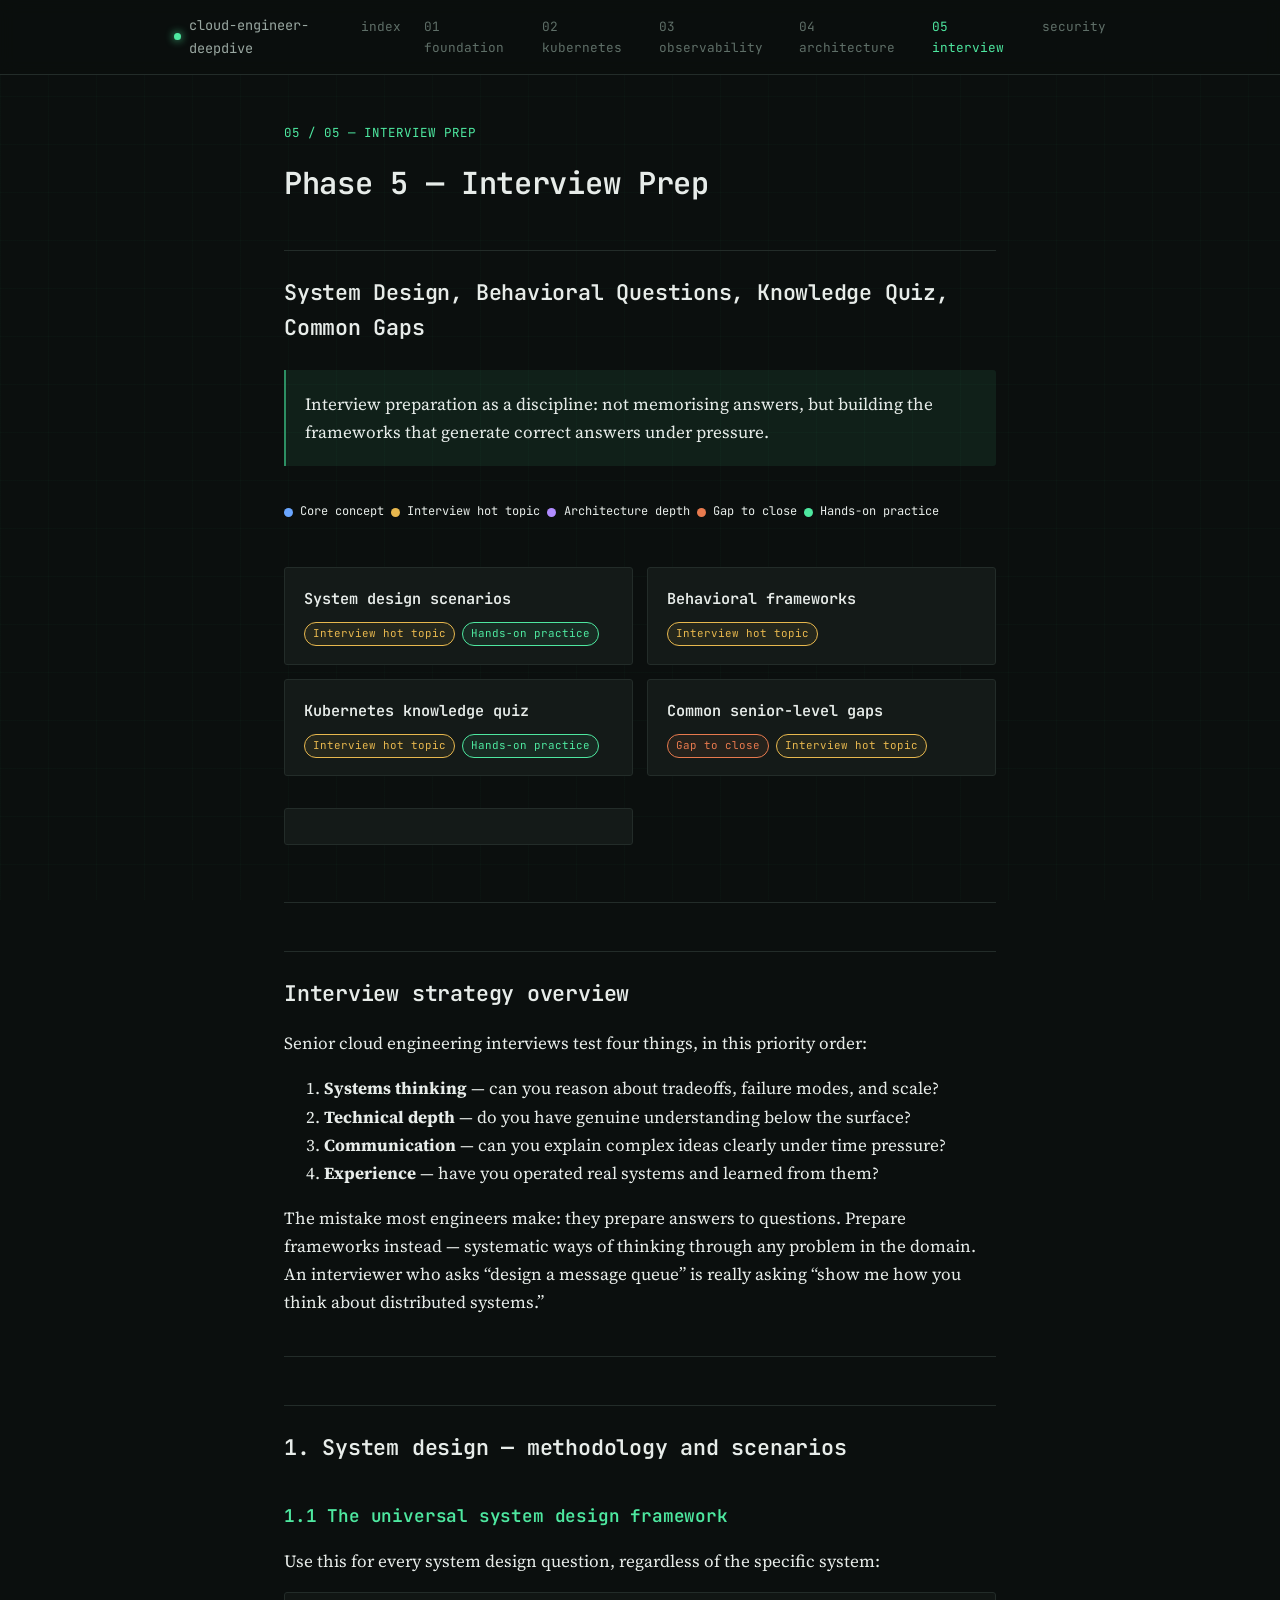
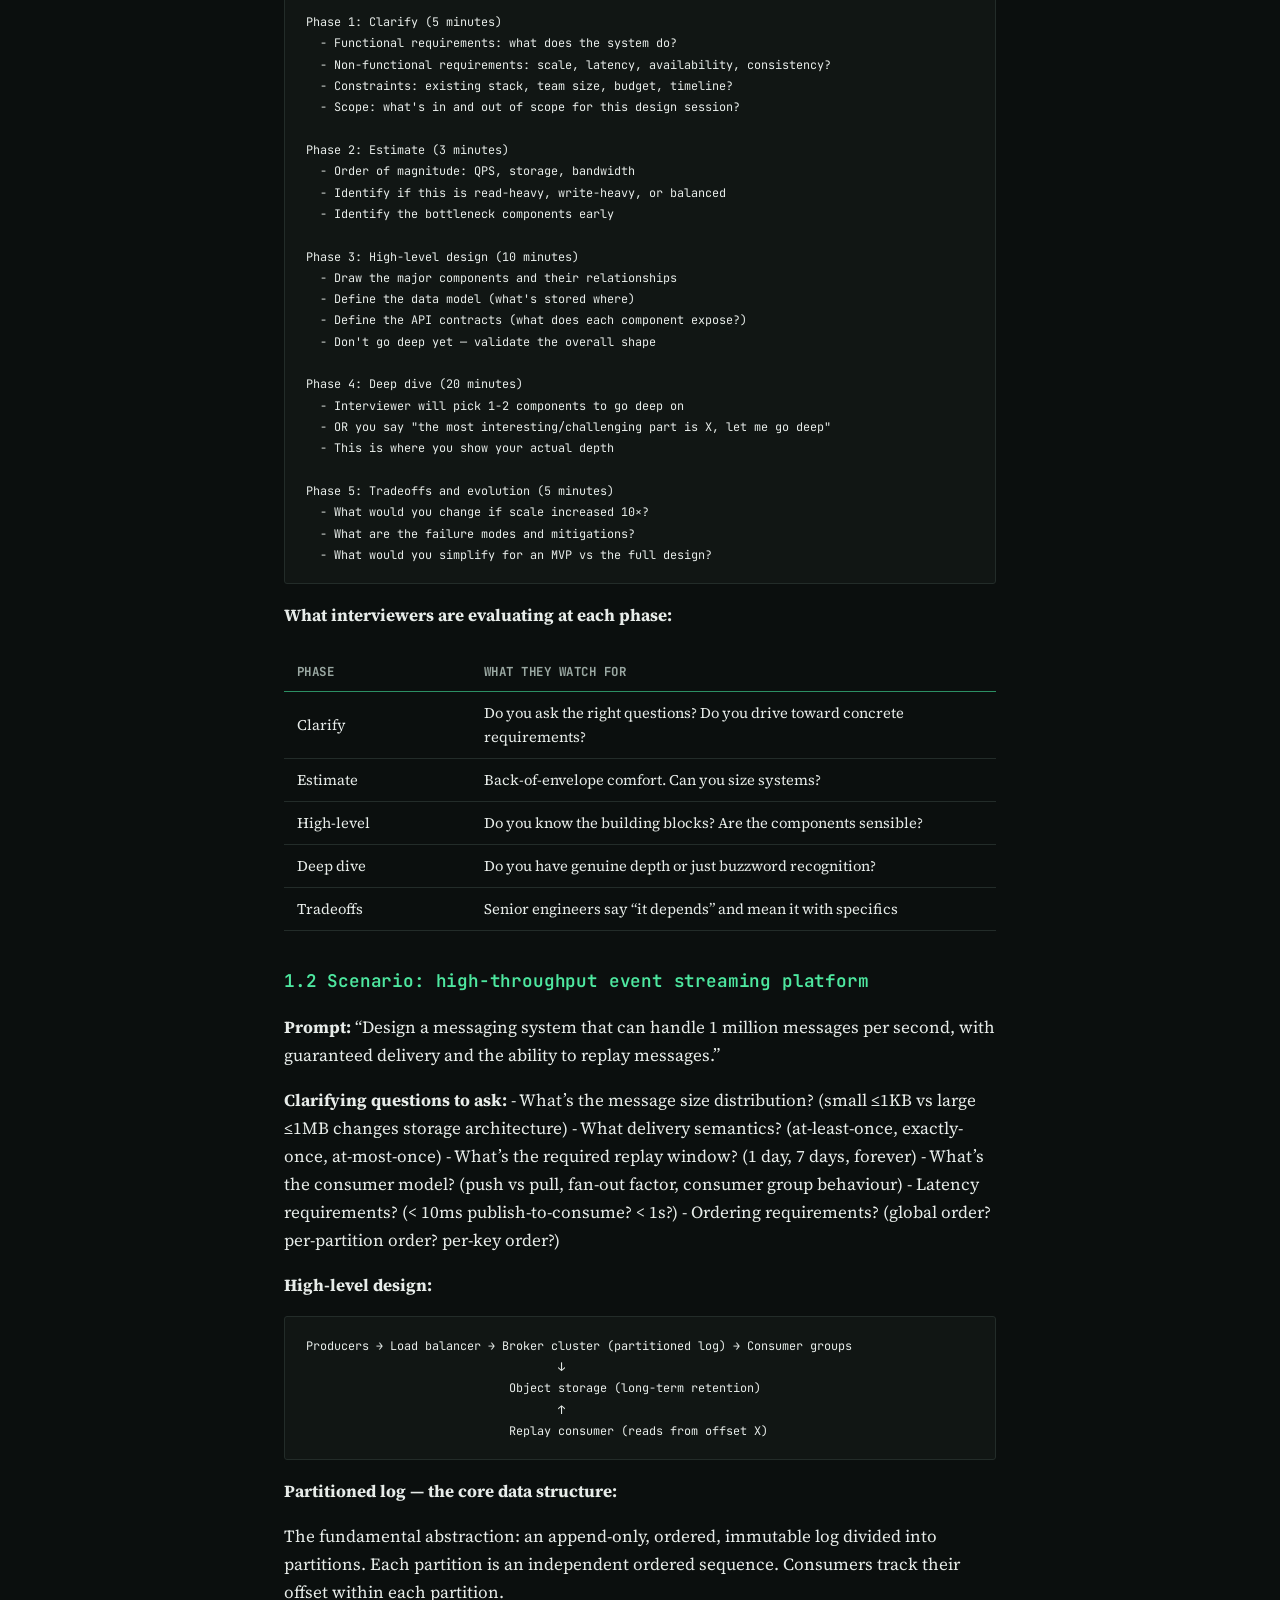
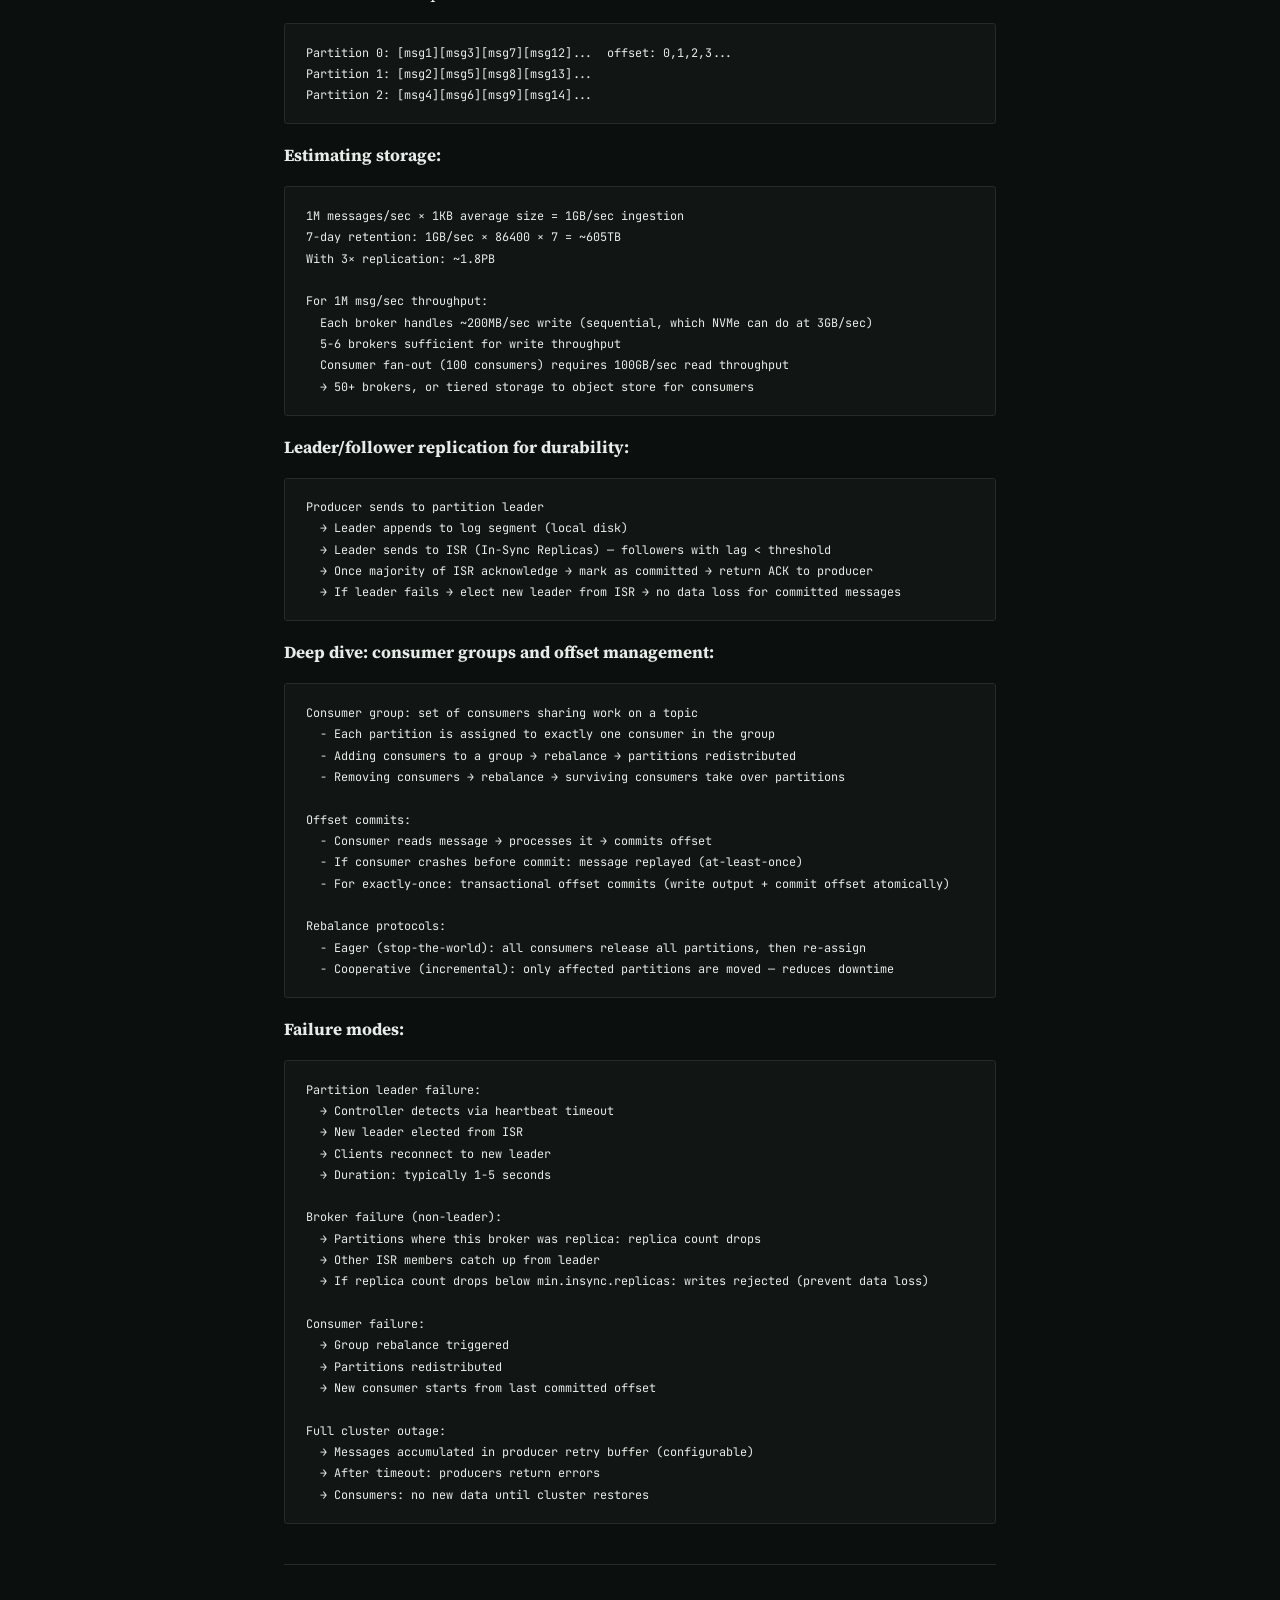
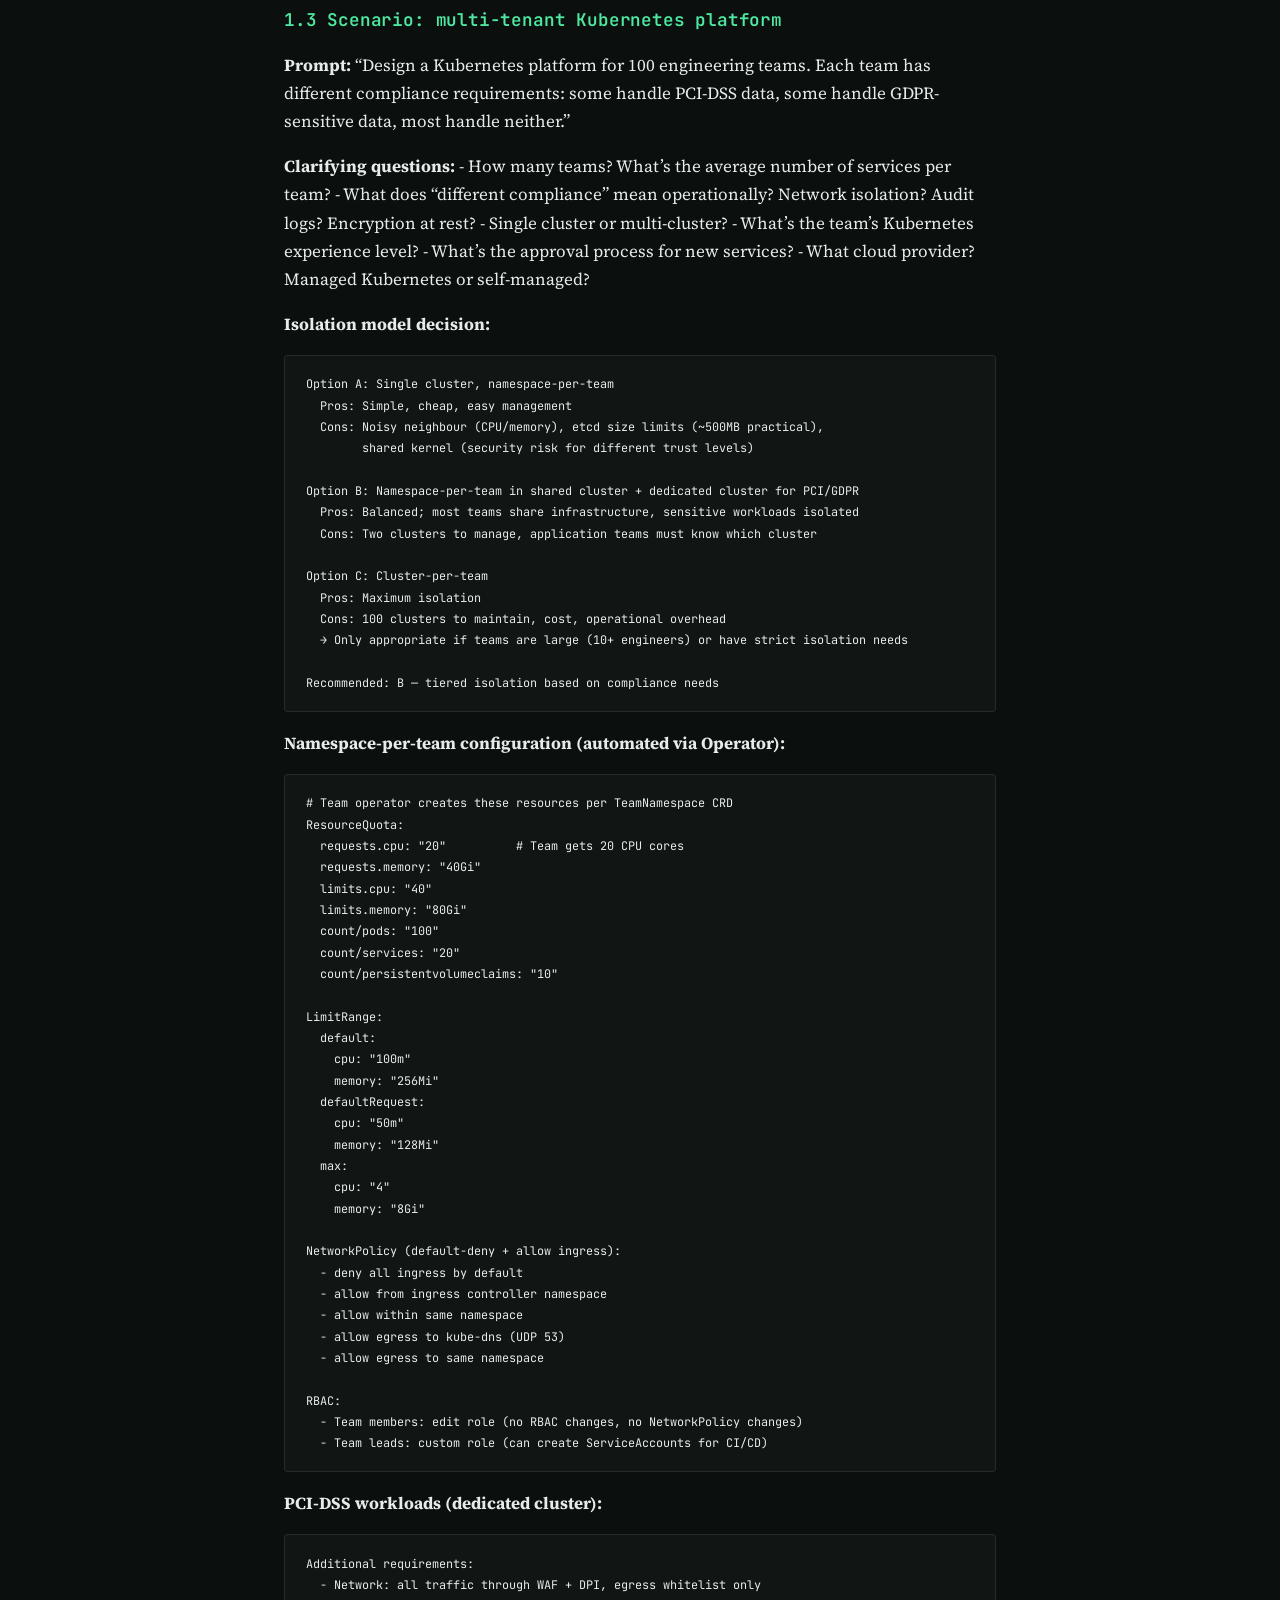
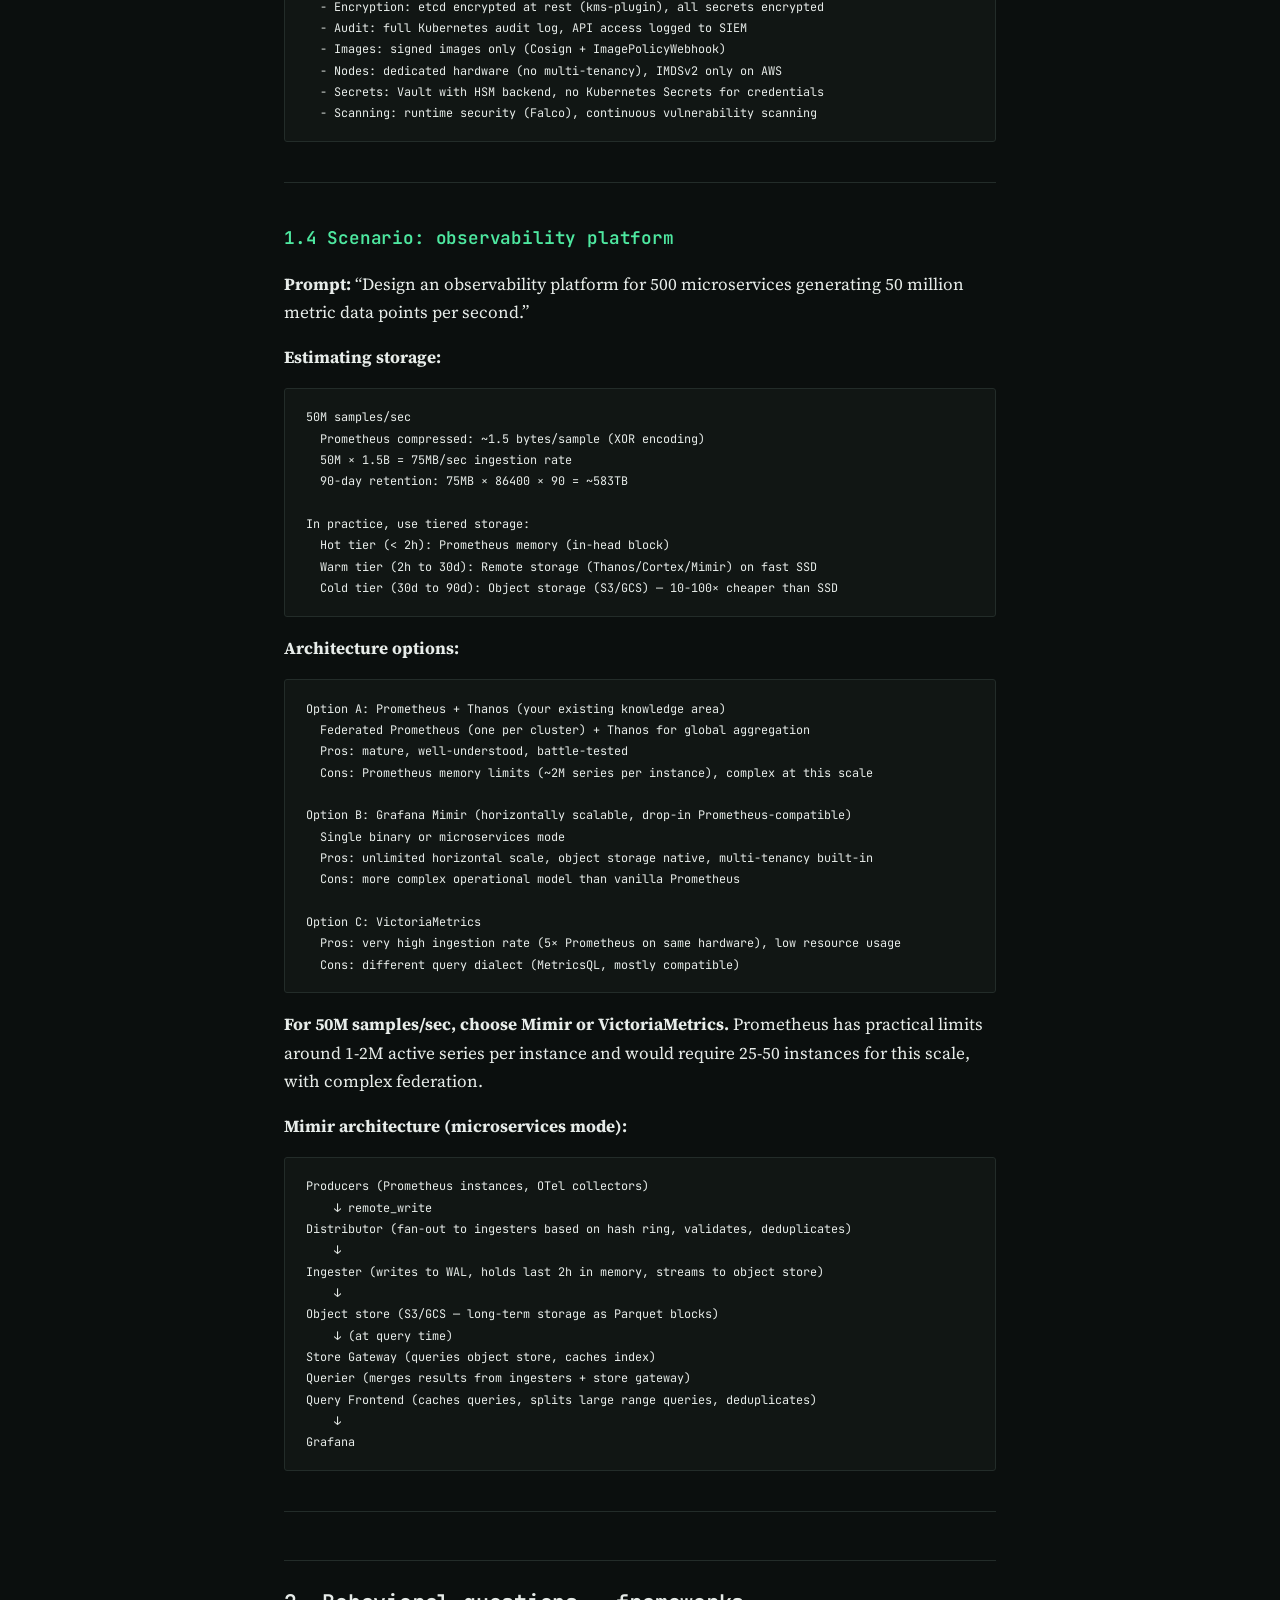
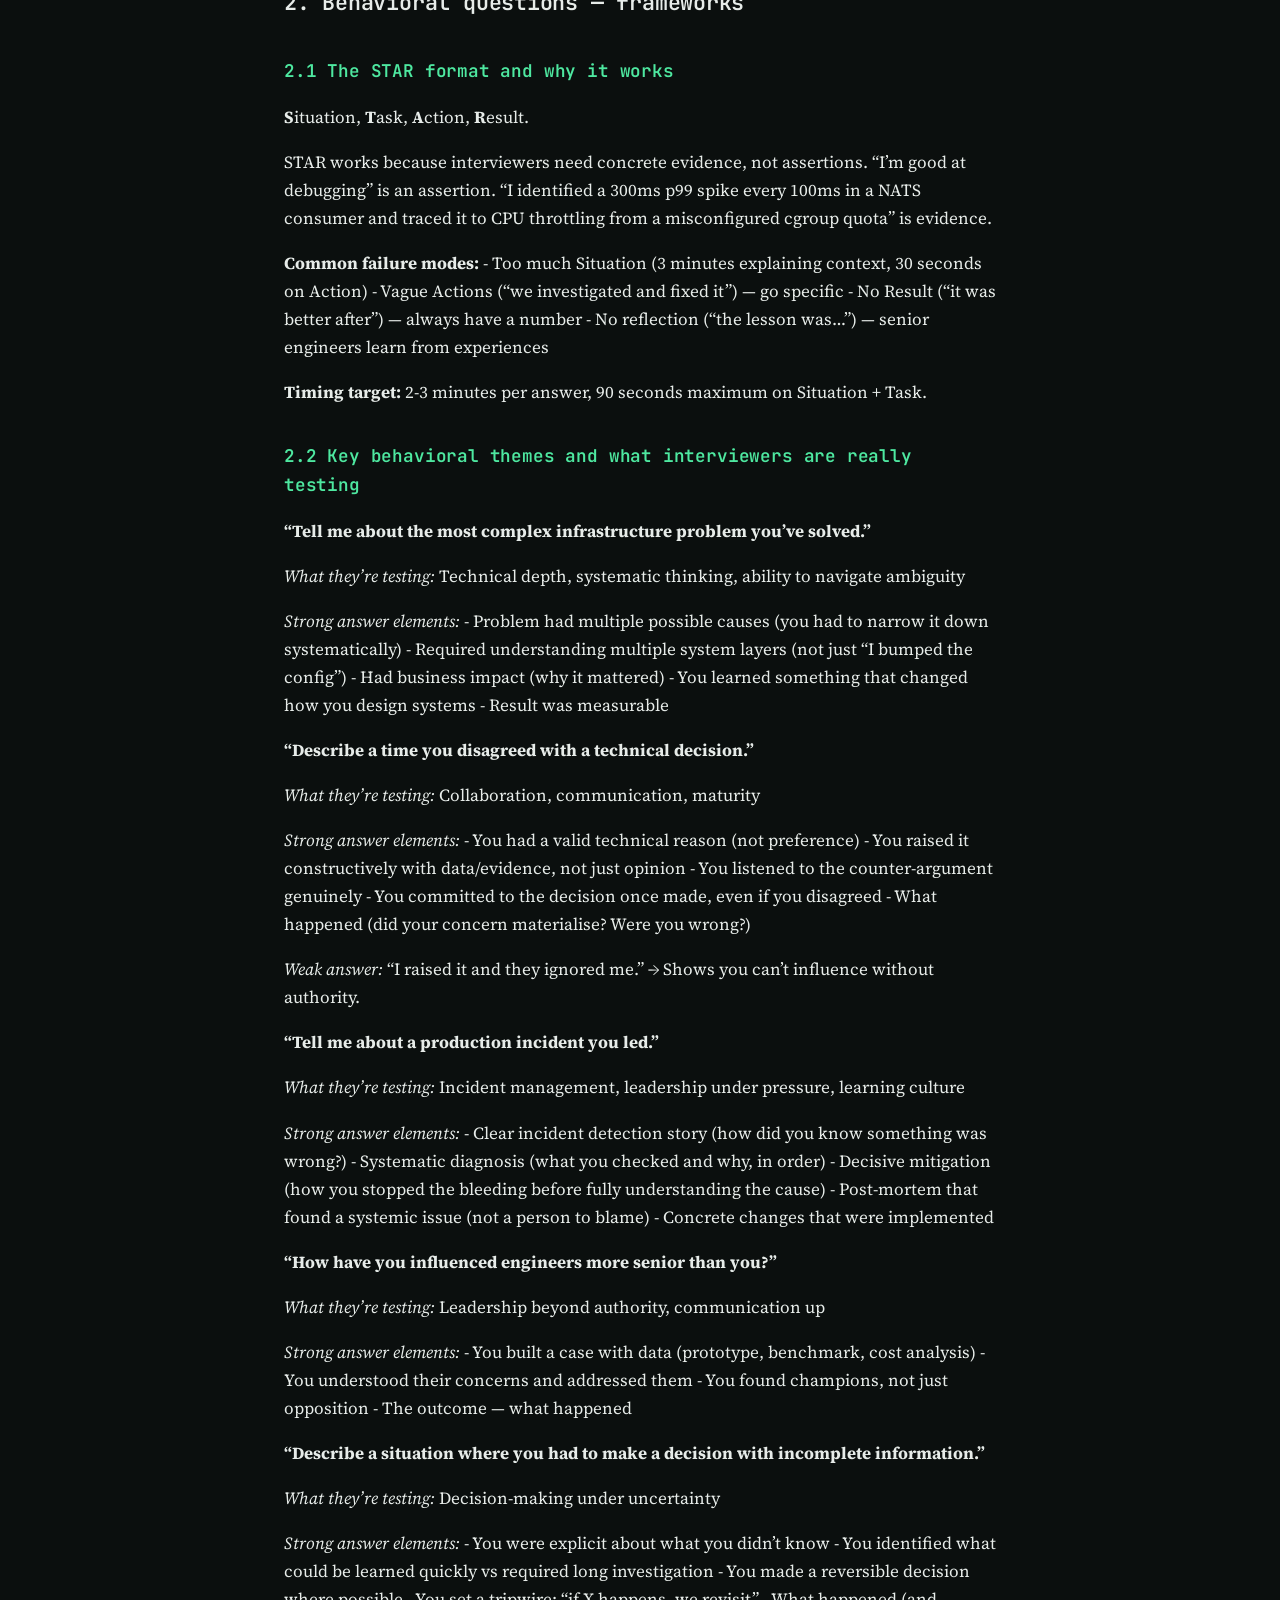
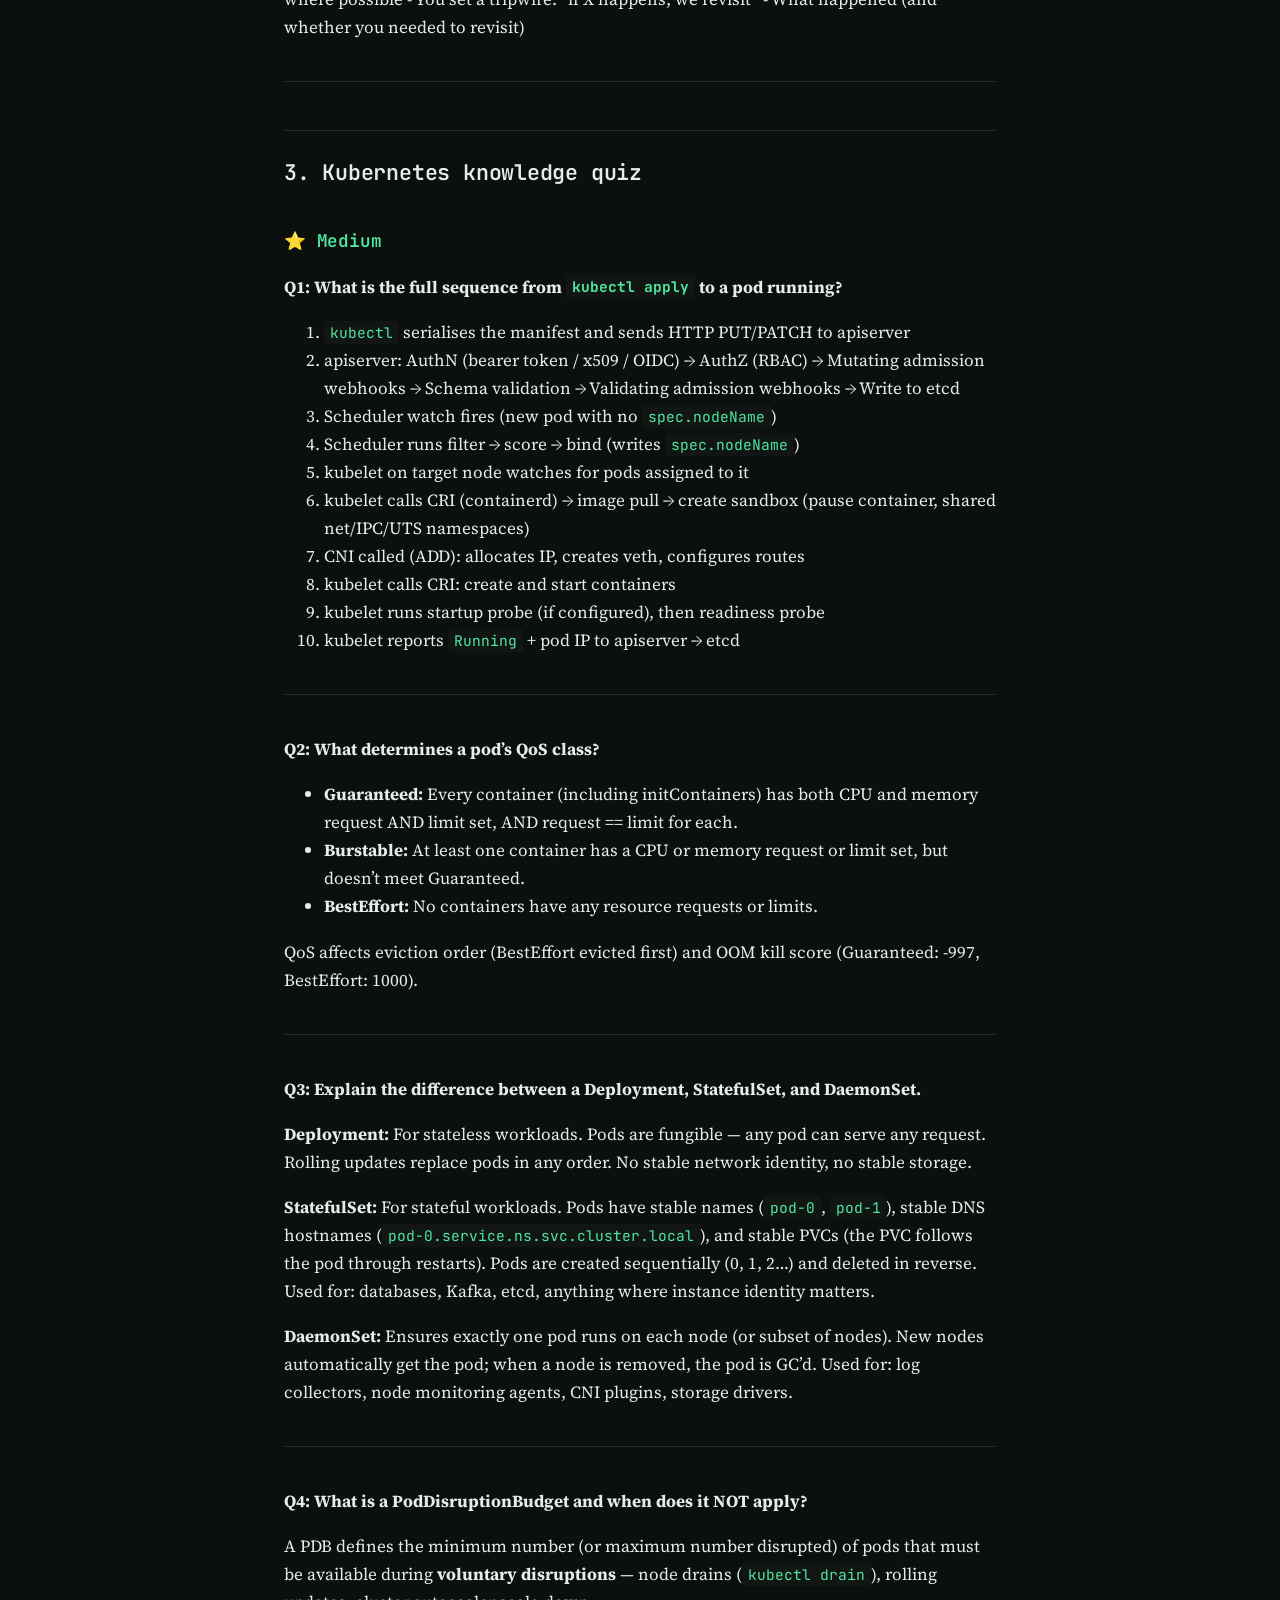
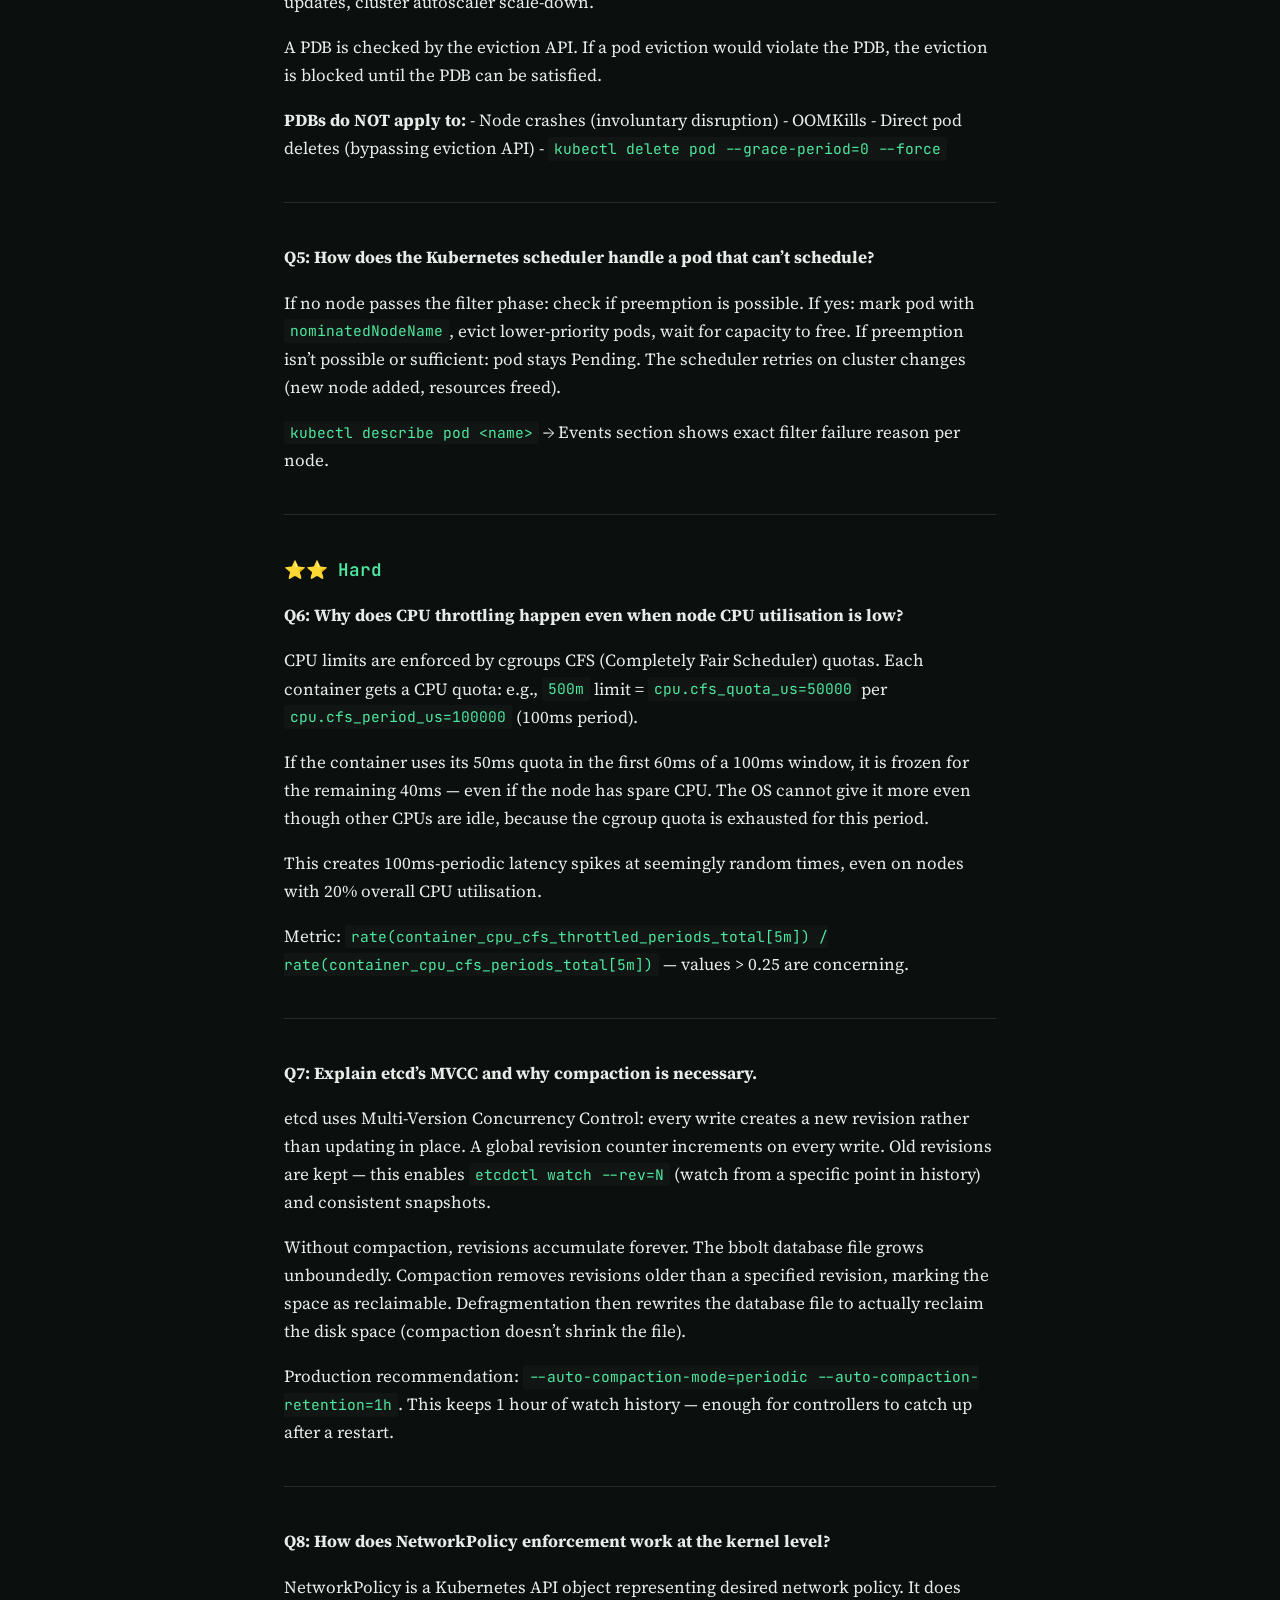
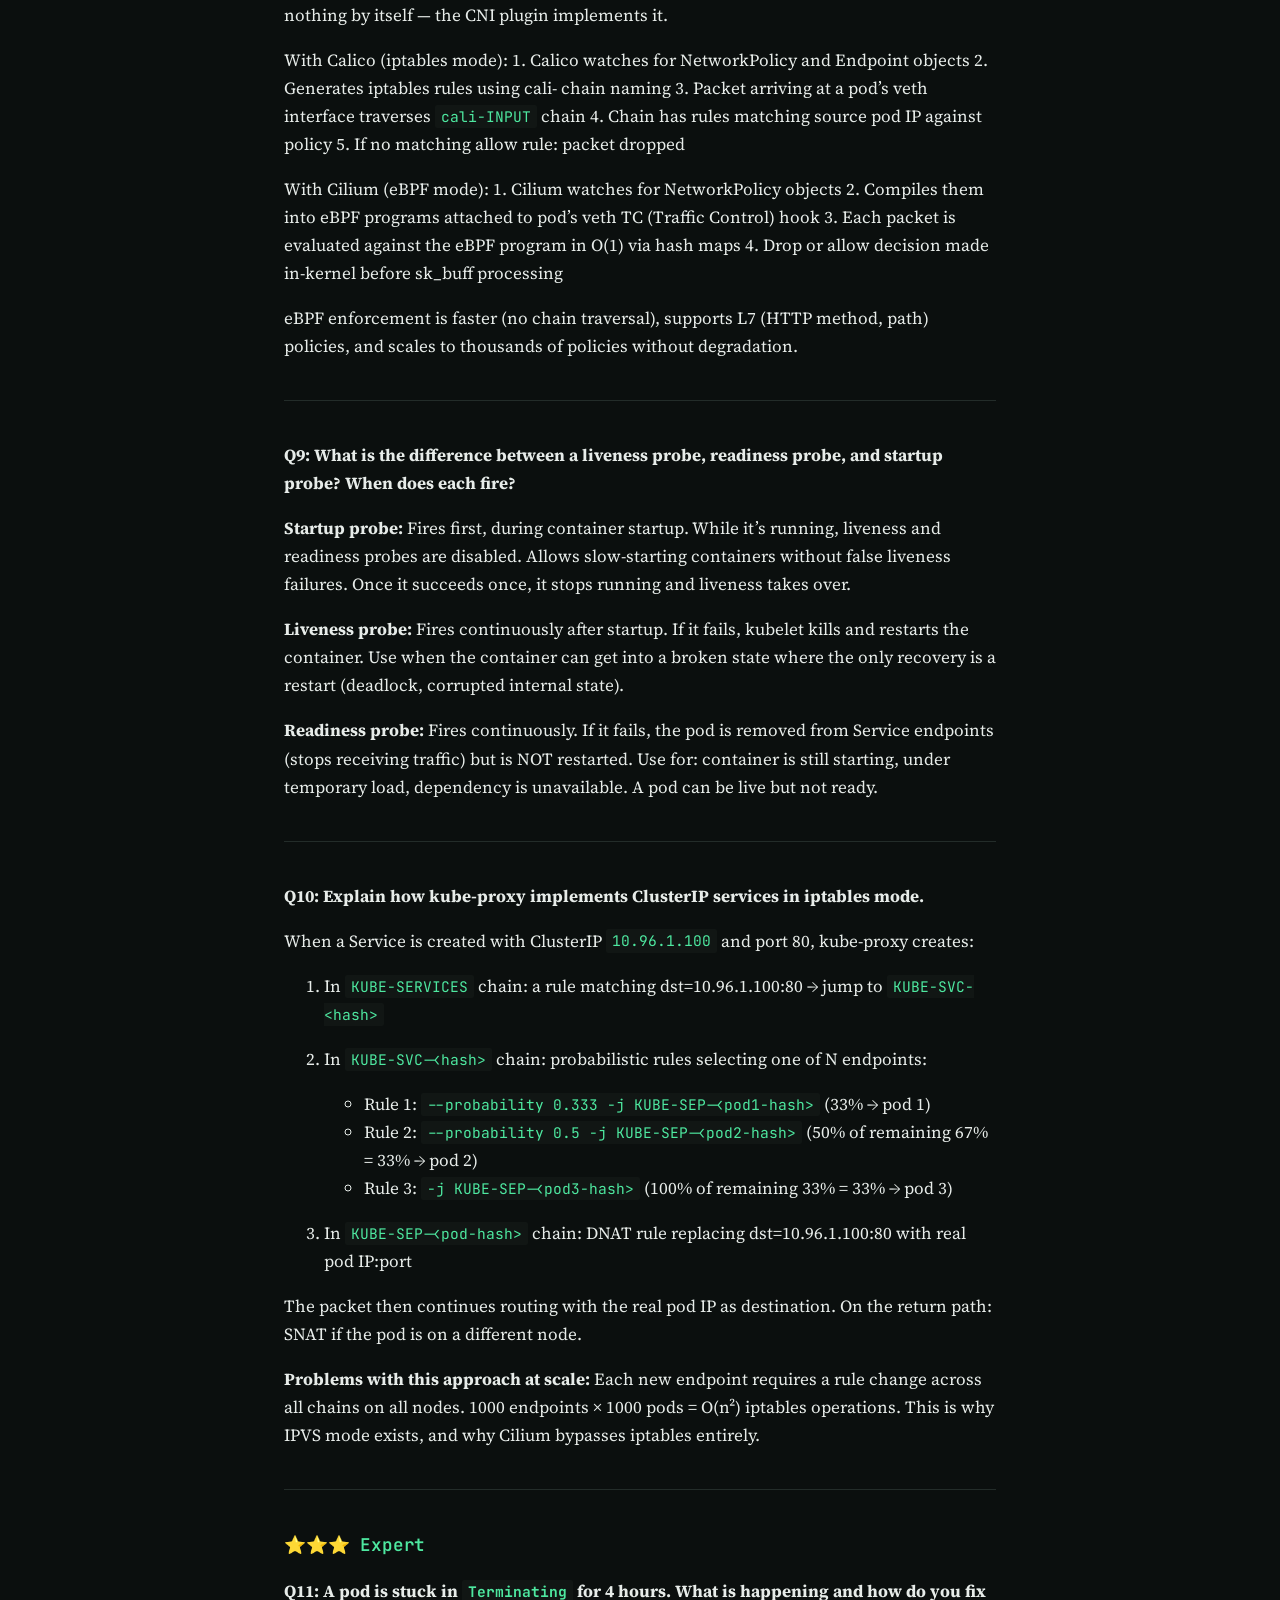
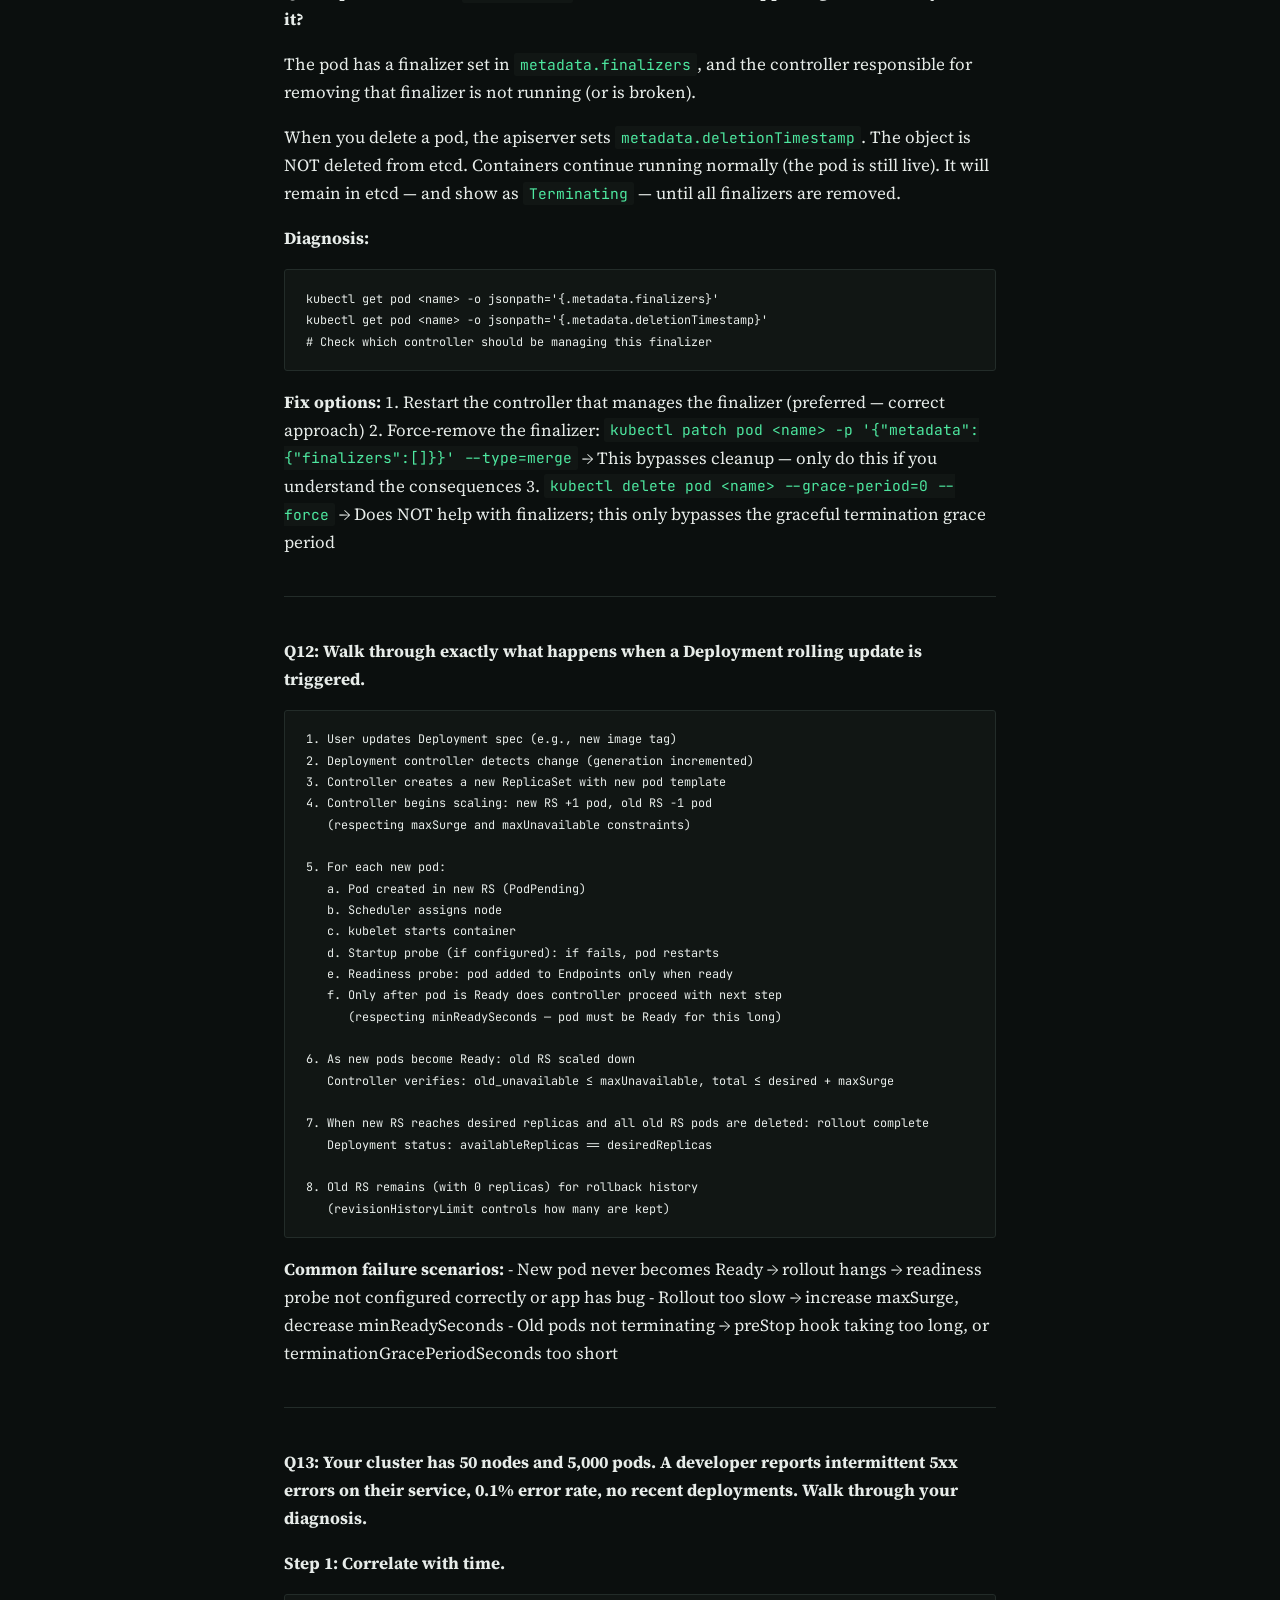
<file: phases/phase5-interview-prep.html>
<!DOCTYPE html>
<html lang="en">
<head>
<meta charset="utf-8">
<meta name="viewport" content="width=device-width, initial-scale=1">
<title>Phase 5 — Interview Prep — Senior Cloud Engineer Study System</title>
<meta name="description" content="System design, behavioral questions, knowledge quiz, common gaps">
<link rel="stylesheet" href="../assets/style.css">
<link rel="icon" href="data:,">
</head>
<body>

<div class="topbar">
  <div class="topbar-inner">
    <a href="../index.html" class="topbar-brand"><span class="dot"></span>cloud-engineer-deepdive</a>
    <nav class="topbar-nav">
      <a href="../index.html">index</a>
      <a href="../phases/phase1-foundation-gaps.html">01 foundation</a>
      <a href="../phases/phase2-kubernetes-mastery.html">02 kubernetes</a>
      <a href="../phases/phase3-observability-sre.html">03 observability</a>
      <a href="../phases/phase4-architecture-design.html">04 architecture</a>
      <a href="../phases/phase5-interview-prep.html" class="active">05 interview</a>
      <a href="../phases/security-concepts.html">security</a>
    </nav>
  </div>
</div>

<div class="page-wrap">
  <div class="doc-eyebrow">05 / 05 — interview prep</div>
<h1 id="phase-5-interview-prep">Phase 5 — Interview Prep</h1>
<h2
id="system-design-behavioral-questions-knowledge-quiz-common-gaps">System
Design, Behavioral Questions, Knowledge Quiz, Common Gaps</h2>
<blockquote>
<p>Interview preparation as a discipline: not memorising answers, but
building the frameworks that generate correct answers under
pressure.</p>
</blockquote>
<div class="topic-legend">
<p><span><span class="swatch" style="background:#6aa6ff"></span>Core
concept</span> <span><span class="swatch"
style="background:#e8b84e"></span>Interview hot topic</span> <span><span
class="swatch" style="background:#b18cff"></span>Architecture
depth</span> <span><span class="swatch"
style="background:#e87a4e"></span>Gap to close</span> <span><span
class="swatch" style="background:#4ee8a0"></span>Hands-on
practice</span></p>
</div>
<div class="topic-grid">
<a class="topic-card" href="#system-design-methodology-and-scenarios">
<h4>
System design scenarios
</h4>
<div class="tags">
<span class="cat cat-interview">Interview hot topic</span><span
class="cat cat-practice">Hands-on practice</span>
</div>
</a> <a class="topic-card" href="#behavioral-questions-frameworks">
<h4>
Behavioral frameworks
</h4>
<div class="tags">
<span class="cat cat-interview">Interview hot topic</span>
</div>
</a> <a class="topic-card" href="#kubernetes-knowledge-quiz">
<h4>
Kubernetes knowledge quiz
</h4>
<div class="tags">
<span class="cat cat-interview">Interview hot topic</span><span
class="cat cat-practice">Hands-on practice</span>
</div>
</a> <a class="topic-card" href="#common-senior-level-gaps">
<h4>
Common senior-level gaps
</h4>
<div class="tags">
<span class="cat cat-gap">Gap to close</span><span
class="cat cat-interview">Interview hot topic</span>
</div>
<p></a></p>
</div>
<hr />
<h2 id="interview-strategy-overview">Interview strategy overview</h2>
<p>Senior cloud engineering interviews test four things, in this
priority order:</p>
<ol type="1">
<li><strong>Systems thinking</strong> — can you reason about tradeoffs,
failure modes, and scale?</li>
<li><strong>Technical depth</strong> — do you have genuine understanding
below the surface?</li>
<li><strong>Communication</strong> — can you explain complex ideas
clearly under time pressure?</li>
<li><strong>Experience</strong> — have you operated real systems and
learned from them?</li>
</ol>
<p>The mistake most engineers make: they prepare answers to questions.
Prepare frameworks instead — systematic ways of thinking through any
problem in the domain. An interviewer who asks “design a message queue”
is really asking “show me how you think about distributed systems.”</p>
<hr />
<h2 id="system-design-methodology-and-scenarios">1. System design —
methodology and scenarios</h2>
<h3 id="the-universal-system-design-framework">1.1 The universal system
design framework</h3>
<p>Use this for every system design question, regardless of the specific
system:</p>
<pre><code>Phase 1: Clarify (5 minutes)
  - Functional requirements: what does the system do?
  - Non-functional requirements: scale, latency, availability, consistency?
  - Constraints: existing stack, team size, budget, timeline?
  - Scope: what&#39;s in and out of scope for this design session?

Phase 2: Estimate (3 minutes)
  - Order of magnitude: QPS, storage, bandwidth
  - Identify if this is read-heavy, write-heavy, or balanced
  - Identify the bottleneck components early

Phase 3: High-level design (10 minutes)
  - Draw the major components and their relationships
  - Define the data model (what&#39;s stored where)
  - Define the API contracts (what does each component expose?)
  - Don&#39;t go deep yet — validate the overall shape

Phase 4: Deep dive (20 minutes)
  - Interviewer will pick 1-2 components to go deep on
  - OR you say &quot;the most interesting/challenging part is X, let me go deep&quot;
  - This is where you show your actual depth

Phase 5: Tradeoffs and evolution (5 minutes)
  - What would you change if scale increased 10×?
  - What are the failure modes and mitigations?
  - What would you simplify for an MVP vs the full design?</code></pre>
<p><strong>What interviewers are evaluating at each phase:</strong></p>
<table>
<colgroup>
<col style="width: 26%" />
<col style="width: 73%" />
</colgroup>
<thead>
<tr>
<th>Phase</th>
<th>What they watch for</th>
</tr>
</thead>
<tbody>
<tr>
<td>Clarify</td>
<td>Do you ask the right questions? Do you drive toward concrete
requirements?</td>
</tr>
<tr>
<td>Estimate</td>
<td>Back-of-envelope comfort. Can you size systems?</td>
</tr>
<tr>
<td>High-level</td>
<td>Do you know the building blocks? Are the components sensible?</td>
</tr>
<tr>
<td>Deep dive</td>
<td>Do you have genuine depth or just buzzword recognition?</td>
</tr>
<tr>
<td>Tradeoffs</td>
<td>Senior engineers say “it depends” and mean it with specifics</td>
</tr>
</tbody>
</table>
<h3 id="scenario-high-throughput-event-streaming-platform">1.2 Scenario:
high-throughput event streaming platform</h3>
<p><strong>Prompt:</strong> “Design a messaging system that can handle 1
million messages per second, with guaranteed delivery and the ability to
replay messages.”</p>
<p><strong>Clarifying questions to ask:</strong> - What’s the message
size distribution? (small ≤1KB vs large ≤1MB changes storage
architecture) - What delivery semantics? (at-least-once, exactly-once,
at-most-once) - What’s the required replay window? (1 day, 7 days,
forever) - What’s the consumer model? (push vs pull, fan-out factor,
consumer group behaviour) - Latency requirements? (&lt; 10ms
publish-to-consume? &lt; 1s?) - Ordering requirements? (global order?
per-partition order? per-key order?)</p>
<p><strong>High-level design:</strong></p>
<pre><code>Producers → Load balancer → Broker cluster (partitioned log) → Consumer groups
                                    ↓
                             Object storage (long-term retention)
                                    ↑
                             Replay consumer (reads from offset X)</code></pre>
<p><strong>Partitioned log — the core data structure:</strong></p>
<p>The fundamental abstraction: an append-only, ordered, immutable log
divided into partitions. Each partition is an independent ordered
sequence. Consumers track their offset within each partition.</p>
<pre><code>Partition 0: [msg1][msg3][msg7][msg12]...  offset: 0,1,2,3...
Partition 1: [msg2][msg5][msg8][msg13]...
Partition 2: [msg4][msg6][msg9][msg14]...</code></pre>
<p><strong>Estimating storage:</strong></p>
<pre><code>1M messages/sec × 1KB average size = 1GB/sec ingestion
7-day retention: 1GB/sec × 86400 × 7 = ~605TB
With 3× replication: ~1.8PB

For 1M msg/sec throughput:
  Each broker handles ~200MB/sec write (sequential, which NVMe can do at 3GB/sec)
  5-6 brokers sufficient for write throughput
  Consumer fan-out (100 consumers) requires 100GB/sec read throughput
  → 50+ brokers, or tiered storage to object store for consumers</code></pre>
<p><strong>Leader/follower replication for durability:</strong></p>
<pre><code>Producer sends to partition leader
  → Leader appends to log segment (local disk)
  → Leader sends to ISR (In-Sync Replicas) — followers with lag &lt; threshold
  → Once majority of ISR acknowledge → mark as committed → return ACK to producer
  → If leader fails → elect new leader from ISR → no data loss for committed messages</code></pre>
<p><strong>Deep dive: consumer groups and offset
management:</strong></p>
<pre><code>Consumer group: set of consumers sharing work on a topic
  - Each partition is assigned to exactly one consumer in the group
  - Adding consumers to a group → rebalance → partitions redistributed
  - Removing consumers → rebalance → surviving consumers take over partitions

Offset commits:
  - Consumer reads message → processes it → commits offset
  - If consumer crashes before commit: message replayed (at-least-once)
  - For exactly-once: transactional offset commits (write output + commit offset atomically)

Rebalance protocols:
  - Eager (stop-the-world): all consumers release all partitions, then re-assign
  - Cooperative (incremental): only affected partitions are moved — reduces downtime</code></pre>
<p><strong>Failure modes:</strong></p>
<pre><code>Partition leader failure:
  → Controller detects via heartbeat timeout
  → New leader elected from ISR
  → Clients reconnect to new leader
  → Duration: typically 1-5 seconds

Broker failure (non-leader):
  → Partitions where this broker was replica: replica count drops
  → Other ISR members catch up from leader
  → If replica count drops below min.insync.replicas: writes rejected (prevent data loss)

Consumer failure:
  → Group rebalance triggered
  → Partitions redistributed
  → New consumer starts from last committed offset

Full cluster outage:
  → Messages accumulated in producer retry buffer (configurable)
  → After timeout: producers return errors
  → Consumers: no new data until cluster restores</code></pre>
<hr />
<h3 id="scenario-multi-tenant-kubernetes-platform">1.3 Scenario:
multi-tenant Kubernetes platform</h3>
<p><strong>Prompt:</strong> “Design a Kubernetes platform for 100
engineering teams. Each team has different compliance requirements: some
handle PCI-DSS data, some handle GDPR-sensitive data, most handle
neither.”</p>
<p><strong>Clarifying questions:</strong> - How many teams? What’s the
average number of services per team? - What does “different compliance”
mean operationally? Network isolation? Audit logs? Encryption at rest? -
Single cluster or multi-cluster? - What’s the team’s Kubernetes
experience level? - What’s the approval process for new services? - What
cloud provider? Managed Kubernetes or self-managed?</p>
<p><strong>Isolation model decision:</strong></p>
<pre><code>Option A: Single cluster, namespace-per-team
  Pros: Simple, cheap, easy management
  Cons: Noisy neighbour (CPU/memory), etcd size limits (~500MB practical),
        shared kernel (security risk for different trust levels)

Option B: Namespace-per-team in shared cluster + dedicated cluster for PCI/GDPR
  Pros: Balanced; most teams share infrastructure, sensitive workloads isolated
  Cons: Two clusters to manage, application teams must know which cluster

Option C: Cluster-per-team
  Pros: Maximum isolation
  Cons: 100 clusters to maintain, cost, operational overhead
  → Only appropriate if teams are large (10+ engineers) or have strict isolation needs

Recommended: B — tiered isolation based on compliance needs</code></pre>
<p><strong>Namespace-per-team configuration (automated via
Operator):</strong></p>
<div class="sourceCode" id="cb9"><pre
class="sourceCode yaml"><code class="sourceCode yaml"><span id="cb9-1"><a href="#cb9-1" aria-hidden="true" tabindex="-1"></a><span class="co"># Team operator creates these resources per TeamNamespace CRD</span></span>
<span id="cb9-2"><a href="#cb9-2" aria-hidden="true" tabindex="-1"></a><span class="fu">ResourceQuota</span><span class="kw">:</span></span>
<span id="cb9-3"><a href="#cb9-3" aria-hidden="true" tabindex="-1"></a><span class="at">  </span><span class="fu">requests.cpu</span><span class="kw">:</span><span class="at"> </span><span class="st">&quot;20&quot;</span><span class="co">          # Team gets 20 CPU cores</span></span>
<span id="cb9-4"><a href="#cb9-4" aria-hidden="true" tabindex="-1"></a><span class="at">  </span><span class="fu">requests.memory</span><span class="kw">:</span><span class="at"> </span><span class="st">&quot;40Gi&quot;</span></span>
<span id="cb9-5"><a href="#cb9-5" aria-hidden="true" tabindex="-1"></a><span class="at">  </span><span class="fu">limits.cpu</span><span class="kw">:</span><span class="at"> </span><span class="st">&quot;40&quot;</span></span>
<span id="cb9-6"><a href="#cb9-6" aria-hidden="true" tabindex="-1"></a><span class="at">  </span><span class="fu">limits.memory</span><span class="kw">:</span><span class="at"> </span><span class="st">&quot;80Gi&quot;</span></span>
<span id="cb9-7"><a href="#cb9-7" aria-hidden="true" tabindex="-1"></a><span class="at">  </span><span class="fu">count/pods</span><span class="kw">:</span><span class="at"> </span><span class="st">&quot;100&quot;</span></span>
<span id="cb9-8"><a href="#cb9-8" aria-hidden="true" tabindex="-1"></a><span class="at">  </span><span class="fu">count/services</span><span class="kw">:</span><span class="at"> </span><span class="st">&quot;20&quot;</span></span>
<span id="cb9-9"><a href="#cb9-9" aria-hidden="true" tabindex="-1"></a><span class="at">  </span><span class="fu">count/persistentvolumeclaims</span><span class="kw">:</span><span class="at"> </span><span class="st">&quot;10&quot;</span></span>
<span id="cb9-10"><a href="#cb9-10" aria-hidden="true" tabindex="-1"></a></span>
<span id="cb9-11"><a href="#cb9-11" aria-hidden="true" tabindex="-1"></a><span class="fu">LimitRange</span><span class="kw">:</span></span>
<span id="cb9-12"><a href="#cb9-12" aria-hidden="true" tabindex="-1"></a><span class="at">  </span><span class="fu">default</span><span class="kw">:</span></span>
<span id="cb9-13"><a href="#cb9-13" aria-hidden="true" tabindex="-1"></a><span class="at">    </span><span class="fu">cpu</span><span class="kw">:</span><span class="at"> </span><span class="st">&quot;100m&quot;</span></span>
<span id="cb9-14"><a href="#cb9-14" aria-hidden="true" tabindex="-1"></a><span class="at">    </span><span class="fu">memory</span><span class="kw">:</span><span class="at"> </span><span class="st">&quot;256Mi&quot;</span></span>
<span id="cb9-15"><a href="#cb9-15" aria-hidden="true" tabindex="-1"></a><span class="at">  </span><span class="fu">defaultRequest</span><span class="kw">:</span></span>
<span id="cb9-16"><a href="#cb9-16" aria-hidden="true" tabindex="-1"></a><span class="at">    </span><span class="fu">cpu</span><span class="kw">:</span><span class="at"> </span><span class="st">&quot;50m&quot;</span></span>
<span id="cb9-17"><a href="#cb9-17" aria-hidden="true" tabindex="-1"></a><span class="at">    </span><span class="fu">memory</span><span class="kw">:</span><span class="at"> </span><span class="st">&quot;128Mi&quot;</span></span>
<span id="cb9-18"><a href="#cb9-18" aria-hidden="true" tabindex="-1"></a><span class="at">  </span><span class="fu">max</span><span class="kw">:</span></span>
<span id="cb9-19"><a href="#cb9-19" aria-hidden="true" tabindex="-1"></a><span class="at">    </span><span class="fu">cpu</span><span class="kw">:</span><span class="at"> </span><span class="st">&quot;4&quot;</span></span>
<span id="cb9-20"><a href="#cb9-20" aria-hidden="true" tabindex="-1"></a><span class="at">    </span><span class="fu">memory</span><span class="kw">:</span><span class="at"> </span><span class="st">&quot;8Gi&quot;</span></span>
<span id="cb9-21"><a href="#cb9-21" aria-hidden="true" tabindex="-1"></a></span>
<span id="cb9-22"><a href="#cb9-22" aria-hidden="true" tabindex="-1"></a><span class="fu">NetworkPolicy (default-deny + allow ingress)</span><span class="kw">:</span></span>
<span id="cb9-23"><a href="#cb9-23" aria-hidden="true" tabindex="-1"></a><span class="at">  </span><span class="kw">-</span><span class="at"> deny all ingress by default</span></span>
<span id="cb9-24"><a href="#cb9-24" aria-hidden="true" tabindex="-1"></a><span class="at">  </span><span class="kw">-</span><span class="at"> allow from ingress controller namespace</span></span>
<span id="cb9-25"><a href="#cb9-25" aria-hidden="true" tabindex="-1"></a><span class="at">  </span><span class="kw">-</span><span class="at"> allow within same namespace</span></span>
<span id="cb9-26"><a href="#cb9-26" aria-hidden="true" tabindex="-1"></a><span class="at">  </span><span class="kw">-</span><span class="at"> allow egress to kube-dns (UDP 53)</span></span>
<span id="cb9-27"><a href="#cb9-27" aria-hidden="true" tabindex="-1"></a><span class="at">  </span><span class="kw">-</span><span class="at"> allow egress to same namespace</span></span>
<span id="cb9-28"><a href="#cb9-28" aria-hidden="true" tabindex="-1"></a></span>
<span id="cb9-29"><a href="#cb9-29" aria-hidden="true" tabindex="-1"></a><span class="fu">RBAC</span><span class="kw">:</span></span>
<span id="cb9-30"><a href="#cb9-30" aria-hidden="true" tabindex="-1"></a><span class="at">  </span><span class="kw">-</span><span class="at"> </span><span class="fu">Team members</span><span class="kw">:</span><span class="at"> edit role (no RBAC changes, no NetworkPolicy changes)</span></span>
<span id="cb9-31"><a href="#cb9-31" aria-hidden="true" tabindex="-1"></a><span class="at">  </span><span class="kw">-</span><span class="at"> </span><span class="fu">Team leads</span><span class="kw">:</span><span class="at"> custom role (can create ServiceAccounts for CI/CD)</span></span></code></pre></div>
<p><strong>PCI-DSS workloads (dedicated cluster):</strong></p>
<pre><code>Additional requirements:
  - Network: all traffic through WAF + DPI, egress whitelist only
  - Encryption: etcd encrypted at rest (kms-plugin), all secrets encrypted
  - Audit: full Kubernetes audit log, API access logged to SIEM
  - Images: signed images only (Cosign + ImagePolicyWebhook)
  - Nodes: dedicated hardware (no multi-tenancy), IMDSv2 only on AWS
  - Secrets: Vault with HSM backend, no Kubernetes Secrets for credentials
  - Scanning: runtime security (Falco), continuous vulnerability scanning</code></pre>
<hr />
<h3 id="scenario-observability-platform">1.4 Scenario: observability
platform</h3>
<p><strong>Prompt:</strong> “Design an observability platform for 500
microservices generating 50 million metric data points per second.”</p>
<p><strong>Estimating storage:</strong></p>
<pre><code>50M samples/sec
  Prometheus compressed: ~1.5 bytes/sample (XOR encoding)
  50M × 1.5B = 75MB/sec ingestion rate
  90-day retention: 75MB × 86400 × 90 = ~583TB

In practice, use tiered storage:
  Hot tier (&lt; 2h): Prometheus memory (in-head block)
  Warm tier (2h to 30d): Remote storage (Thanos/Cortex/Mimir) on fast SSD
  Cold tier (30d to 90d): Object storage (S3/GCS) — 10-100× cheaper than SSD</code></pre>
<p><strong>Architecture options:</strong></p>
<pre><code>Option A: Prometheus + Thanos (your existing knowledge area)
  Federated Prometheus (one per cluster) + Thanos for global aggregation
  Pros: mature, well-understood, battle-tested
  Cons: Prometheus memory limits (~2M series per instance), complex at this scale

Option B: Grafana Mimir (horizontally scalable, drop-in Prometheus-compatible)
  Single binary or microservices mode
  Pros: unlimited horizontal scale, object storage native, multi-tenancy built-in
  Cons: more complex operational model than vanilla Prometheus

Option C: VictoriaMetrics
  Pros: very high ingestion rate (5× Prometheus on same hardware), low resource usage
  Cons: different query dialect (MetricsQL, mostly compatible)</code></pre>
<p><strong>For 50M samples/sec, choose Mimir or
VictoriaMetrics.</strong> Prometheus has practical limits around 1-2M
active series per instance and would require 25-50 instances for this
scale, with complex federation.</p>
<p><strong>Mimir architecture (microservices mode):</strong></p>
<pre><code>Producers (Prometheus instances, OTel collectors)
    ↓ remote_write
Distributor (fan-out to ingesters based on hash ring, validates, deduplicates)
    ↓
Ingester (writes to WAL, holds last 2h in memory, streams to object store)
    ↓
Object store (S3/GCS — long-term storage as Parquet blocks)
    ↓ (at query time)
Store Gateway (queries object store, caches index)
Querier (merges results from ingesters + store gateway)
Query Frontend (caches queries, splits large range queries, deduplicates)
    ↓
Grafana</code></pre>
<hr />
<h2 id="behavioral-questions-frameworks">2. Behavioral questions —
frameworks</h2>
<h3 id="the-star-format-and-why-it-works">2.1 The STAR format and why it
works</h3>
<p><strong>S</strong>ituation, <strong>T</strong>ask,
<strong>A</strong>ction, <strong>R</strong>esult.</p>
<p>STAR works because interviewers need concrete evidence, not
assertions. “I’m good at debugging” is an assertion. “I identified a
300ms p99 spike every 100ms in a NATS consumer and traced it to CPU
throttling from a misconfigured cgroup quota” is evidence.</p>
<p><strong>Common failure modes:</strong> - Too much Situation (3
minutes explaining context, 30 seconds on Action) - Vague Actions (“we
investigated and fixed it”) — go specific - No Result (“it was better
after”) — always have a number - No reflection (“the lesson was…”) —
senior engineers learn from experiences</p>
<p><strong>Timing target:</strong> 2-3 minutes per answer, 90 seconds
maximum on Situation + Task.</p>
<h3
id="key-behavioral-themes-and-what-interviewers-are-really-testing">2.2
Key behavioral themes and what interviewers are really testing</h3>
<p><strong>“Tell me about the most complex infrastructure problem you’ve
solved.”</strong></p>
<p><em>What they’re testing:</em> Technical depth, systematic thinking,
ability to navigate ambiguity</p>
<p><em>Strong answer elements:</em> - Problem had multiple possible
causes (you had to narrow it down systematically) - Required
understanding multiple system layers (not just “I bumped the config”) -
Had business impact (why it mattered) - You learned something that
changed how you design systems - Result was measurable</p>
<p><strong>“Describe a time you disagreed with a technical
decision.”</strong></p>
<p><em>What they’re testing:</em> Collaboration, communication,
maturity</p>
<p><em>Strong answer elements:</em> - You had a valid technical reason
(not preference) - You raised it constructively with data/evidence, not
just opinion - You listened to the counter-argument genuinely - You
committed to the decision once made, even if you disagreed - What
happened (did your concern materialise? Were you wrong?)</p>
<p><em>Weak answer:</em> “I raised it and they ignored me.” → Shows you
can’t influence without authority.</p>
<p><strong>“Tell me about a production incident you led.”</strong></p>
<p><em>What they’re testing:</em> Incident management, leadership under
pressure, learning culture</p>
<p><em>Strong answer elements:</em> - Clear incident detection story
(how did you know something was wrong?) - Systematic diagnosis (what you
checked and why, in order) - Decisive mitigation (how you stopped the
bleeding before fully understanding the cause) - Post-mortem that found
a systemic issue (not a person to blame) - Concrete changes that were
implemented</p>
<p><strong>“How have you influenced engineers more senior than
you?”</strong></p>
<p><em>What they’re testing:</em> Leadership beyond authority,
communication up</p>
<p><em>Strong answer elements:</em> - You built a case with data
(prototype, benchmark, cost analysis) - You understood their concerns
and addressed them - You found champions, not just opposition - The
outcome — what happened</p>
<p><strong>“Describe a situation where you had to make a decision with
incomplete information.”</strong></p>
<p><em>What they’re testing:</em> Decision-making under uncertainty</p>
<p><em>Strong answer elements:</em> - You were explicit about what you
didn’t know - You identified what could be learned quickly vs required
long investigation - You made a reversible decision where possible - You
set a tripwire: “if X happens, we revisit” - What happened (and whether
you needed to revisit)</p>
<hr />
<h2 id="kubernetes-knowledge-quiz">3. Kubernetes knowledge quiz</h2>
<h3 id="medium">⭐ Medium</h3>
<p><strong>Q1: What is the full sequence from <code>kubectl apply</code>
to a pod running?</strong></p>
<ol type="1">
<li><code>kubectl</code> serialises the manifest and sends HTTP
PUT/PATCH to apiserver</li>
<li>apiserver: AuthN (bearer token / x509 / OIDC) → AuthZ (RBAC) →
Mutating admission webhooks → Schema validation → Validating admission
webhooks → Write to etcd</li>
<li>Scheduler watch fires (new pod with no
<code>spec.nodeName</code>)</li>
<li>Scheduler runs filter → score → bind (writes
<code>spec.nodeName</code>)</li>
<li>kubelet on target node watches for pods assigned to it</li>
<li>kubelet calls CRI (containerd) → image pull → create sandbox (pause
container, shared net/IPC/UTS namespaces)</li>
<li>CNI called (ADD): allocates IP, creates veth, configures routes</li>
<li>kubelet calls CRI: create and start containers</li>
<li>kubelet runs startup probe (if configured), then readiness
probe</li>
<li>kubelet reports <code>Running</code> + pod IP to apiserver →
etcd</li>
</ol>
<hr />
<p><strong>Q2: What determines a pod’s QoS class?</strong></p>
<ul>
<li><strong>Guaranteed:</strong> Every container (including
initContainers) has both CPU and memory request AND limit set, AND
request == limit for each.</li>
<li><strong>Burstable:</strong> At least one container has a CPU or
memory request or limit set, but doesn’t meet Guaranteed.</li>
<li><strong>BestEffort:</strong> No containers have any resource
requests or limits.</li>
</ul>
<p>QoS affects eviction order (BestEffort evicted first) and OOM kill
score (Guaranteed: -997, BestEffort: 1000).</p>
<hr />
<p><strong>Q3: Explain the difference between a Deployment, StatefulSet,
and DaemonSet.</strong></p>
<p><strong>Deployment:</strong> For stateless workloads. Pods are
fungible — any pod can serve any request. Rolling updates replace pods
in any order. No stable network identity, no stable storage.</p>
<p><strong>StatefulSet:</strong> For stateful workloads. Pods have
stable names (<code>pod-0</code>, <code>pod-1</code>), stable DNS
hostnames (<code>pod-0.service.ns.svc.cluster.local</code>), and stable
PVCs (the PVC follows the pod through restarts). Pods are created
sequentially (0, 1, 2…) and deleted in reverse. Used for: databases,
Kafka, etcd, anything where instance identity matters.</p>
<p><strong>DaemonSet:</strong> Ensures exactly one pod runs on each node
(or subset of nodes). New nodes automatically get the pod; when a node
is removed, the pod is GC’d. Used for: log collectors, node monitoring
agents, CNI plugins, storage drivers.</p>
<hr />
<p><strong>Q4: What is a PodDisruptionBudget and when does it NOT
apply?</strong></p>
<p>A PDB defines the minimum number (or maximum number disrupted) of
pods that must be available during <strong>voluntary
disruptions</strong> — node drains (<code>kubectl drain</code>), rolling
updates, cluster autoscaler scale-down.</p>
<p>A PDB is checked by the eviction API. If a pod eviction would violate
the PDB, the eviction is blocked until the PDB can be satisfied.</p>
<p><strong>PDBs do NOT apply to:</strong> - Node crashes (involuntary
disruption) - OOMKills - Direct pod deletes (bypassing eviction API) -
<code>kubectl delete pod --grace-period=0 --force</code></p>
<hr />
<p><strong>Q5: How does the Kubernetes scheduler handle a pod that can’t
schedule?</strong></p>
<p>If no node passes the filter phase: check if preemption is possible.
If yes: mark pod with <code>nominatedNodeName</code>, evict
lower-priority pods, wait for capacity to free. If preemption isn’t
possible or sufficient: pod stays Pending. The scheduler retries on
cluster changes (new node added, resources freed).</p>
<p><code>kubectl describe pod &lt;name&gt;</code> → Events section shows
exact filter failure reason per node.</p>
<hr />
<h3 id="hard">⭐⭐ Hard</h3>
<p><strong>Q6: Why does CPU throttling happen even when node CPU
utilisation is low?</strong></p>
<p>CPU limits are enforced by cgroups CFS (Completely Fair Scheduler)
quotas. Each container gets a CPU quota: e.g., <code>500m</code> limit =
<code>cpu.cfs_quota_us=50000</code> per
<code>cpu.cfs_period_us=100000</code> (100ms period).</p>
<p>If the container uses its 50ms quota in the first 60ms of a 100ms
window, it is frozen for the remaining 40ms — even if the node has spare
CPU. The OS cannot give it more even though other CPUs are idle, because
the cgroup quota is exhausted for this period.</p>
<p>This creates 100ms-periodic latency spikes at seemingly random times,
even on nodes with 20% overall CPU utilisation.</p>
<p>Metric:
<code>rate(container_cpu_cfs_throttled_periods_total[5m]) / rate(container_cpu_cfs_periods_total[5m])</code>
— values &gt; 0.25 are concerning.</p>
<hr />
<p><strong>Q7: Explain etcd’s MVCC and why compaction is
necessary.</strong></p>
<p>etcd uses Multi-Version Concurrency Control: every write creates a
new revision rather than updating in place. A global revision counter
increments on every write. Old revisions are kept — this enables
<code>etcdctl watch --rev=N</code> (watch from a specific point in
history) and consistent snapshots.</p>
<p>Without compaction, revisions accumulate forever. The bbolt database
file grows unboundedly. Compaction removes revisions older than a
specified revision, marking the space as reclaimable. Defragmentation
then rewrites the database file to actually reclaim the disk space
(compaction doesn’t shrink the file).</p>
<p>Production recommendation:
<code>--auto-compaction-mode=periodic --auto-compaction-retention=1h</code>.
This keeps 1 hour of watch history — enough for controllers to catch up
after a restart.</p>
<hr />
<p><strong>Q8: How does NetworkPolicy enforcement work at the kernel
level?</strong></p>
<p>NetworkPolicy is a Kubernetes API object representing desired network
policy. It does nothing by itself — the CNI plugin implements it.</p>
<p>With Calico (iptables mode): 1. Calico watches for NetworkPolicy and
Endpoint objects 2. Generates iptables rules using cali- chain naming 3.
Packet arriving at a pod’s veth interface traverses
<code>cali-INPUT</code> chain 4. Chain has rules matching source pod IP
against policy 5. If no matching allow rule: packet dropped</p>
<p>With Cilium (eBPF mode): 1. Cilium watches for NetworkPolicy objects
2. Compiles them into eBPF programs attached to pod’s veth TC (Traffic
Control) hook 3. Each packet is evaluated against the eBPF program in
O(1) via hash maps 4. Drop or allow decision made in-kernel before
sk_buff processing</p>
<p>eBPF enforcement is faster (no chain traversal), supports L7 (HTTP
method, path) policies, and scales to thousands of policies without
degradation.</p>
<hr />
<p><strong>Q9: What is the difference between a liveness probe,
readiness probe, and startup probe? When does each fire?</strong></p>
<p><strong>Startup probe:</strong> Fires first, during container
startup. While it’s running, liveness and readiness probes are disabled.
Allows slow-starting containers without false liveness failures. Once it
succeeds once, it stops running and liveness takes over.</p>
<p><strong>Liveness probe:</strong> Fires continuously after startup. If
it fails, kubelet kills and restarts the container. Use when the
container can get into a broken state where the only recovery is a
restart (deadlock, corrupted internal state).</p>
<p><strong>Readiness probe:</strong> Fires continuously. If it fails,
the pod is removed from Service endpoints (stops receiving traffic) but
is NOT restarted. Use for: container is still starting, under temporary
load, dependency is unavailable. A pod can be live but not ready.</p>
<hr />
<p><strong>Q10: Explain how kube-proxy implements ClusterIP services in
iptables mode.</strong></p>
<p>When a Service is created with ClusterIP <code>10.96.1.100</code> and
port 80, kube-proxy creates:</p>
<ol type="1">
<li><p>In <code>KUBE-SERVICES</code> chain: a rule matching
dst=10.96.1.100:80 → jump to <code>KUBE-SVC-&lt;hash&gt;</code></p></li>
<li><p>In <code>KUBE-SVC-&lt;hash&gt;</code> chain: probabilistic rules
selecting one of N endpoints:</p>
<ul>
<li>Rule 1:
<code>--probability 0.333 -j KUBE-SEP-&lt;pod1-hash&gt;</code> (33% →
pod 1)</li>
<li>Rule 2: <code>--probability 0.5 -j KUBE-SEP-&lt;pod2-hash&gt;</code>
(50% of remaining 67% = 33% → pod 2)</li>
<li>Rule 3: <code>-j KUBE-SEP-&lt;pod3-hash&gt;</code> (100% of
remaining 33% = 33% → pod 3)</li>
</ul></li>
<li><p>In <code>KUBE-SEP-&lt;pod-hash&gt;</code> chain: DNAT rule
replacing dst=10.96.1.100:80 with real pod IP:port</p></li>
</ol>
<p>The packet then continues routing with the real pod IP as
destination. On the return path: SNAT if the pod is on a different
node.</p>
<p><strong>Problems with this approach at scale:</strong> Each new
endpoint requires a rule change across all chains on all nodes. 1000
endpoints × 1000 pods = O(n²) iptables operations. This is why IPVS mode
exists, and why Cilium bypasses iptables entirely.</p>
<hr />
<h3 id="expert">⭐⭐⭐ Expert</h3>
<p><strong>Q11: A pod is stuck in <code>Terminating</code> for 4 hours.
What is happening and how do you fix it?</strong></p>
<p>The pod has a finalizer set in <code>metadata.finalizers</code>, and
the controller responsible for removing that finalizer is not running
(or is broken).</p>
<p>When you delete a pod, the apiserver sets
<code>metadata.deletionTimestamp</code>. The object is NOT deleted from
etcd. Containers continue running normally (the pod is still live). It
will remain in etcd — and show as <code>Terminating</code> — until all
finalizers are removed.</p>
<p><strong>Diagnosis:</strong></p>
<div class="sourceCode" id="cb14"><pre
class="sourceCode bash"><code class="sourceCode bash"><span id="cb14-1"><a href="#cb14-1" aria-hidden="true" tabindex="-1"></a><span class="ex">kubectl</span> get pod <span class="op">&lt;</span>name<span class="op">&gt;</span> -o jsonpath=<span class="st">&#39;{.metadata.finalizers}&#39;</span></span>
<span id="cb14-2"><a href="#cb14-2" aria-hidden="true" tabindex="-1"></a><span class="ex">kubectl</span> get pod <span class="op">&lt;</span>name<span class="op">&gt;</span> -o jsonpath=<span class="st">&#39;{.metadata.deletionTimestamp}&#39;</span></span>
<span id="cb14-3"><a href="#cb14-3" aria-hidden="true" tabindex="-1"></a><span class="co"># Check which controller should be managing this finalizer</span></span></code></pre></div>
<p><strong>Fix options:</strong> 1. Restart the controller that manages
the finalizer (preferred — correct approach) 2. Force-remove the
finalizer:
<code>kubectl patch pod &lt;name&gt; -p '{"metadata":{"finalizers":[]}}' --type=merge</code>
→ This bypasses cleanup — only do this if you understand the
consequences 3.
<code>kubectl delete pod &lt;name&gt; --grace-period=0 --force</code> →
Does NOT help with finalizers; this only bypasses the graceful
termination grace period</p>
<hr />
<p><strong>Q12: Walk through exactly what happens when a Deployment
rolling update is triggered.</strong></p>
<pre><code>1. User updates Deployment spec (e.g., new image tag)
2. Deployment controller detects change (generation incremented)
3. Controller creates a new ReplicaSet with new pod template
4. Controller begins scaling: new RS +1 pod, old RS -1 pod
   (respecting maxSurge and maxUnavailable constraints)

5. For each new pod:
   a. Pod created in new RS (PodPending)
   b. Scheduler assigns node
   c. kubelet starts container
   d. Startup probe (if configured): if fails, pod restarts
   e. Readiness probe: pod added to Endpoints only when ready
   f. Only after pod is Ready does controller proceed with next step
      (respecting minReadySeconds — pod must be Ready for this long)

6. As new pods become Ready: old RS scaled down
   Controller verifies: old_unavailable ≤ maxUnavailable, total ≤ desired + maxSurge

7. When new RS reaches desired replicas and all old RS pods are deleted: rollout complete
   Deployment status: availableReplicas == desiredReplicas

8. Old RS remains (with 0 replicas) for rollback history
   (revisionHistoryLimit controls how many are kept)</code></pre>
<p><strong>Common failure scenarios:</strong> - New pod never becomes
Ready → rollout hangs → readiness probe not configured correctly or app
has bug - Rollout too slow → increase maxSurge, decrease minReadySeconds
- Old pods not terminating → preStop hook taking too long, or
terminationGracePeriodSeconds too short</p>
<hr />
<p><strong>Q13: Your cluster has 50 nodes and 5,000 pods. A developer
reports intermittent 5xx errors on their service, 0.1% error rate, no
recent deployments. Walk through your diagnosis.</strong></p>
<p><strong>Step 1: Correlate with time.</strong></p>
<div class="sourceCode" id="cb16"><pre
class="sourceCode bash"><code class="sourceCode bash"><span id="cb16-1"><a href="#cb16-1" aria-hidden="true" tabindex="-1"></a><span class="co"># Is this constant or bursty?</span></span>
<span id="cb16-2"><a href="#cb16-2" aria-hidden="true" tabindex="-1"></a><span class="ex">rate</span><span class="er">(</span><span class="ex">http_requests_total{status=~</span><span class="st">&quot;5..&quot;</span><span class="ex">}[5m]</span><span class="kw">)</span> <span class="ex">vs</span> rate<span class="er">(</span><span class="va">http_requests_total</span><span class="op">[</span><span class="dv">5</span>m<span class="op">]</span><span class="kw">)</span></span>
<span id="cb16-3"><a href="#cb16-3" aria-hidden="true" tabindex="-1"></a><span class="co"># If bursty: correlate with HPA scaling events, cron jobs, garbage collection</span></span></code></pre></div>
<p><strong>Step 2: Isolate the affected pods/nodes.</strong></p>
<div class="sourceCode" id="cb17"><pre
class="sourceCode bash"><code class="sourceCode bash"><span id="cb17-1"><a href="#cb17-1" aria-hidden="true" tabindex="-1"></a><span class="co"># Are errors concentrated on specific pods?</span></span>
<span id="cb17-2"><a href="#cb17-2" aria-hidden="true" tabindex="-1"></a><span class="fu">sum</span> by<span class="er">(</span><span class="ex">pod</span><span class="kw">)</span> <span class="kw">(</span><span class="ex">rate</span><span class="er">(</span><span class="ex">http_requests_total{status=~</span><span class="st">&quot;5..&quot;</span><span class="ex">}[5m]</span><span class="kw">))</span></span>
<span id="cb17-3"><a href="#cb17-3" aria-hidden="true" tabindex="-1"></a><span class="co"># If yes: that pod has a local issue (resource pressure, disk, network)</span></span></code></pre></div>
<p><strong>Step 3: Check resource pressure.</strong></p>
<div class="sourceCode" id="cb18"><pre
class="sourceCode bash"><code class="sourceCode bash"><span id="cb18-1"><a href="#cb18-1" aria-hidden="true" tabindex="-1"></a><span class="co"># CPU throttling on affected pods?</span></span>
<span id="cb18-2"><a href="#cb18-2" aria-hidden="true" tabindex="-1"></a><span class="ex">rate</span><span class="er">(</span><span class="va">container_cpu_cfs_throttled_periods_total</span><span class="op">[</span><span class="dv">5</span>m<span class="op">]</span><span class="kw">)</span> <span class="ex">/</span> rate<span class="er">(</span><span class="va">container_cpu_cfs_periods_total</span><span class="op">[</span><span class="dv">5</span>m<span class="op">]</span><span class="kw">)</span></span>
<span id="cb18-3"><a href="#cb18-3" aria-hidden="true" tabindex="-1"></a><span class="co"># Memory pressure?</span></span>
<span id="cb18-4"><a href="#cb18-4" aria-hidden="true" tabindex="-1"></a><span class="ex">container_memory_working_set_bytes</span> / kube_pod_container_resource_limits{resource=<span class="st">&quot;memory&quot;</span>}</span></code></pre></div>
<p><strong>Step 4: Check node-level issues.</strong></p>
<div class="sourceCode" id="cb19"><pre
class="sourceCode bash"><code class="sourceCode bash"><span id="cb19-1"><a href="#cb19-1" aria-hidden="true" tabindex="-1"></a><span class="co"># conntrack table full? (common at scale, causes new connections to fail)</span></span>
<span id="cb19-2"><a href="#cb19-2" aria-hidden="true" tabindex="-1"></a><span class="ex">node_nf_conntrack_entries</span> / node_nf_conntrack_entries_limit</span>
<span id="cb19-3"><a href="#cb19-3" aria-hidden="true" tabindex="-1"></a><span class="co"># &gt; 0.8 is dangerous; &gt; 0.9 causes packet drops</span></span>
<span id="cb19-4"><a href="#cb19-4" aria-hidden="true" tabindex="-1"></a></span>
<span id="cb19-5"><a href="#cb19-5" aria-hidden="true" tabindex="-1"></a><span class="co"># DNS pressure (slow DNS = intermittent failures on new connections)?</span></span>
<span id="cb19-6"><a href="#cb19-6" aria-hidden="true" tabindex="-1"></a><span class="ex">histogram_quantile</span><span class="er">(</span><span class="ex">0.99,</span> rate<span class="er">(</span><span class="va">coredns_dns_request_duration_seconds_bucket</span><span class="op">[</span><span class="dv">5</span>m<span class="op">]</span><span class="kw">))</span></span>
<span id="cb19-7"><a href="#cb19-7" aria-hidden="true" tabindex="-1"></a><span class="co"># &gt; 1s is very slow</span></span>
<span id="cb19-8"><a href="#cb19-8" aria-hidden="true" tabindex="-1"></a></span>
<span id="cb19-9"><a href="#cb19-9" aria-hidden="true" tabindex="-1"></a><span class="co"># kube-proxy iptables not synced?</span></span>
<span id="cb19-10"><a href="#cb19-10" aria-hidden="true" tabindex="-1"></a><span class="ex">kubeproxy_sync_proxy_rules_duration_seconds_bucket</span></span></code></pre></div>
<p><strong>Step 5: Check readiness probe timing.</strong></p>
<div class="sourceCode" id="cb20"><pre
class="sourceCode bash"><code class="sourceCode bash"><span id="cb20-1"><a href="#cb20-1" aria-hidden="true" tabindex="-1"></a><span class="co"># Pods cycling in/out of Ready state?</span></span>
<span id="cb20-2"><a href="#cb20-2" aria-hidden="true" tabindex="-1"></a><span class="ex">kube_pod_container_status_ready{namespace=</span><span class="st">&quot;&lt;ns&gt;&quot;</span><span class="ex">,</span> pod=~<span class="st">&quot;&lt;service&gt;.*&quot;</span>}</span>
<span id="cb20-3"><a href="#cb20-3" aria-hidden="true" tabindex="-1"></a><span class="co"># Drops to 0 intermittently = readiness probe timing issue</span></span></code></pre></div>
<p><strong>Step 6: Check Endpoints.</strong></p>
<div class="sourceCode" id="cb21"><pre
class="sourceCode bash"><code class="sourceCode bash"><span id="cb21-1"><a href="#cb21-1" aria-hidden="true" tabindex="-1"></a><span class="ex">kubectl</span> get endpoints <span class="op">&lt;</span>service<span class="op">&gt;</span> -n <span class="op">&lt;</span>ns<span class="op">&gt;</span> -w</span>
<span id="cb21-2"><a href="#cb21-2" aria-hidden="true" tabindex="-1"></a><span class="co"># If endpoints flap (pods added/removed rapidly): readiness probe is too sensitive</span></span></code></pre></div>
<p><strong>Step 7: Distributed tracing.</strong></p>
<pre><code>If you have OTel: look for slow spans coinciding with 5xx windows
This would identify if the error is in this service or a downstream dependency</code></pre>
<hr />
<h2 id="common-senior-level-gaps">4. Common senior-level gaps</h2>
<p><strong>Gap 1: Tool knowledge without theory</strong></p>
<p><em>Symptom:</em> “I use Cilium” but can’t explain why eBPF is faster
than iptables. “I use etcd” but don’t know what MVCC means.</p>
<p><em>Test:</em> For every tool you list on your CV, be able to answer:
“What problem does this solve? What’s the mechanism? What are its
failure modes?”</p>
<hr />
<p><strong>Gap 2: Operating vs designing</strong></p>
<p><em>Symptom:</em> Can fix a broken system but can’t design a new one
from first principles. Knows what to do but not why that’s the right
choice.</p>
<p><em>Fix:</em> For every system you’ve operated, write a design
document as if you were designing it from scratch. What requirements did
it actually meet? What tradeoffs were made? What would you change?</p>
<hr />
<p><strong>Gap 3: Jumping to solutions</strong></p>
<p><em>Symptom:</em> “Design a message queue” → immediately starts
describing Kafka internals. Never asked about scale, latency, team size,
or existing stack.</p>
<p><em>Fix:</em> Practice spending the first 5 minutes of every design
problem asking clarifying questions. Time yourself. Stop answering until
you’ve asked at least 5 questions.</p>
<hr />
<p><strong>Gap 4: Not quantifying impact</strong></p>
<p><em>Symptom:</em> “I improved the system” not “p99 latency dropped
from 450ms to 12ms, measured over 30 days.”</p>
<p><em>Fix:</em> Every achievement should have: what changed, how it was
measured, what the result was in numbers. If you didn’t measure it at
the time, go back and think about how you would measure it.</p>
<hr />
<p><strong>Gap 5: Shallow knowledge at the edges of your
experience</strong></p>
<p><em>Symptom:</em> Deep on what you’ve directly operated, shallow on
things adjacent. Can’t answer follow-up questions on items listed on
CV.</p>
<p><em>Fix:</em> For each bullet on your CV, prepare to go 3 levels
deeper: (1) what you did, (2) why you chose that approach vs
alternatives, (3) what the mechanism is under the hood.</p>
<hr />
<p><strong>Gap 6: Not saying “I don’t know”</strong></p>
<p><em>Symptom:</em> Confidently answering questions you don’t actually
know, with plausible-sounding (but wrong) answers.</p>
<p><em>Fix:</em> “I’m not certain about X, but my reasoning would be…”
is a strong senior engineer answer. Confident wrong answers disqualify.
Honest uncertainty with sound reasoning impresses.</p>
<hr />
<h2 id="week-preparation-schedule">4-week preparation schedule</h2>
<h3 id="week-1-foundation">Week 1 — Foundation</h3>
<ul>
<li>Day 1-2: Linux internals (Phase 1 §1): namespaces, cgroups, syscalls
— do the hands-on exercises</li>
<li>Day 3-4: Networking (Phase 1 §2): TCP state machine, eBPF, CNI —
capture DNS traffic, trace a packet</li>
<li>Day 5-7: Distributed systems (Phase 1 §3+4): implement Raft
pseudocode on paper, explain MVCC</li>
</ul>
<h3 id="week-2-kubernetes-depth">Week 2 — Kubernetes depth</h3>
<ul>
<li>Day 1-2: Scheduler + Operators (Phase 2 §2+3): write a controller,
understand the admission flow</li>
<li>Day 3-4: K8s Networking (Phase 2 §4): reproduce ndots issue, trace
iptables rules for a Service</li>
<li>Day 5-7: etcd (Phase 2 §6): compact + defrag a test cluster, measure
recovery from leader failure</li>
</ul>
<h3 id="week-3-observability-architecture">Week 3 — Observability +
Architecture</h3>
<ul>
<li>Day 1-2: Prometheus TSDB (Phase 3 §2): diagnose cardinality, write a
remote_write config</li>
<li>Day 3: OTel tracing (Phase 3 §3): instrument a two-service app,
verify trace continuity</li>
<li>Day 4-5: SLO engineering (Phase 3 §4): write multi-window burn rate
alerts for a real service</li>
<li>Day 6-7: Architecture (Phase 4): design a multi-region system on
paper, justify each decision</li>
</ul>
<h3 id="week-4-interview-simulation">Week 4 — Interview simulation</h3>
<ul>
<li>Day 1: Write 5 STAR stories. Time them at &lt; 3 minutes each.</li>
<li>Day 2-3: Full mock system design (45 minutes): record yourself,
review pacing and framework usage</li>
<li>Day 4: Knowledge quiz (Phase 5 §3): all 13 questions, no notes, then
review gaps</li>
<li>Day 5-6: Second mock interview. Focus on weakest area from Day 4
review.</li>
<li>Day 7: Light review only. Trust the preparation.</li>
</ul>
    <div class="phase-nav-foot">
        <a href="phase4-architecture-design.html"><span class="label">&larr; previous</span>Phase 4 — Architecture & Design</a>
            <a href="security-concepts.html" class="next"><span class="label">next &rarr;</span>Security Concepts</a>
      </div>
  </div>

<footer class="site-footer">
  senior cloud engineer study system — generated reference material, not affiliated with any employer
</footer>

</body>
</html>
</file>
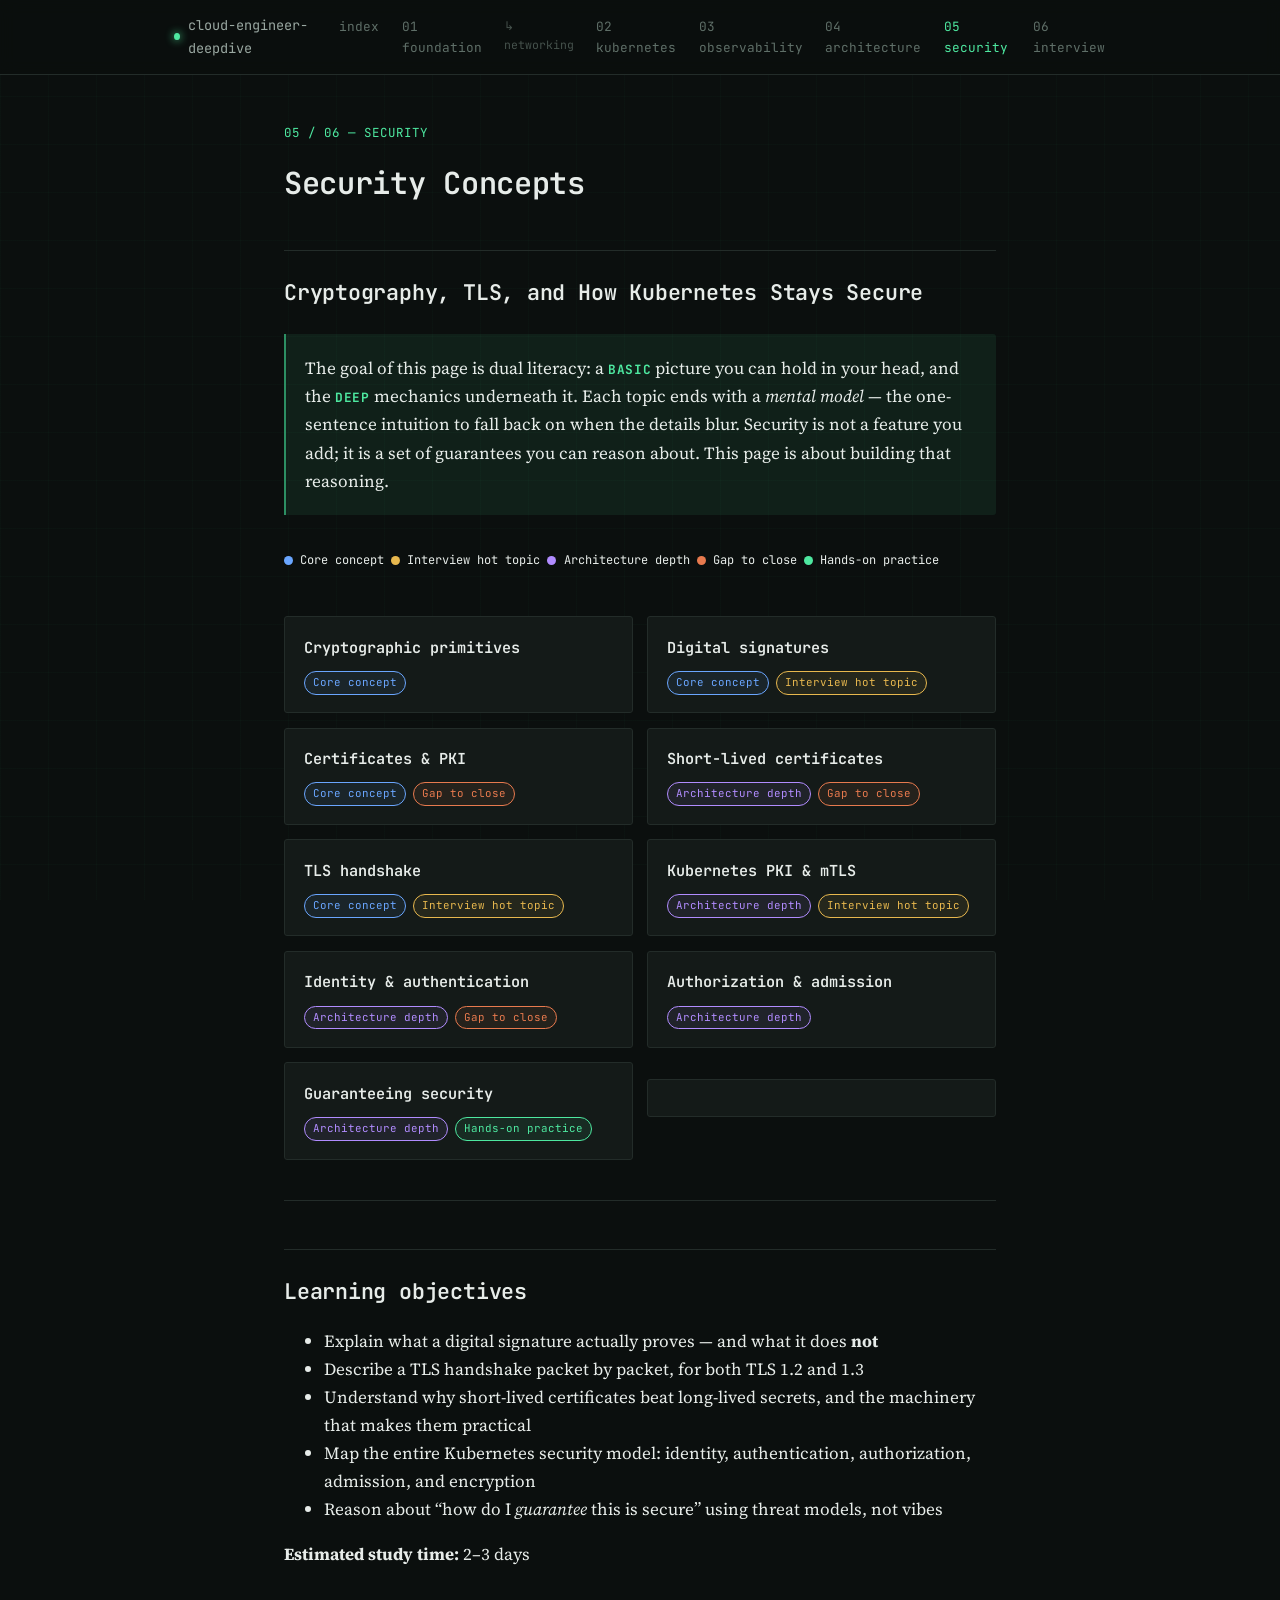
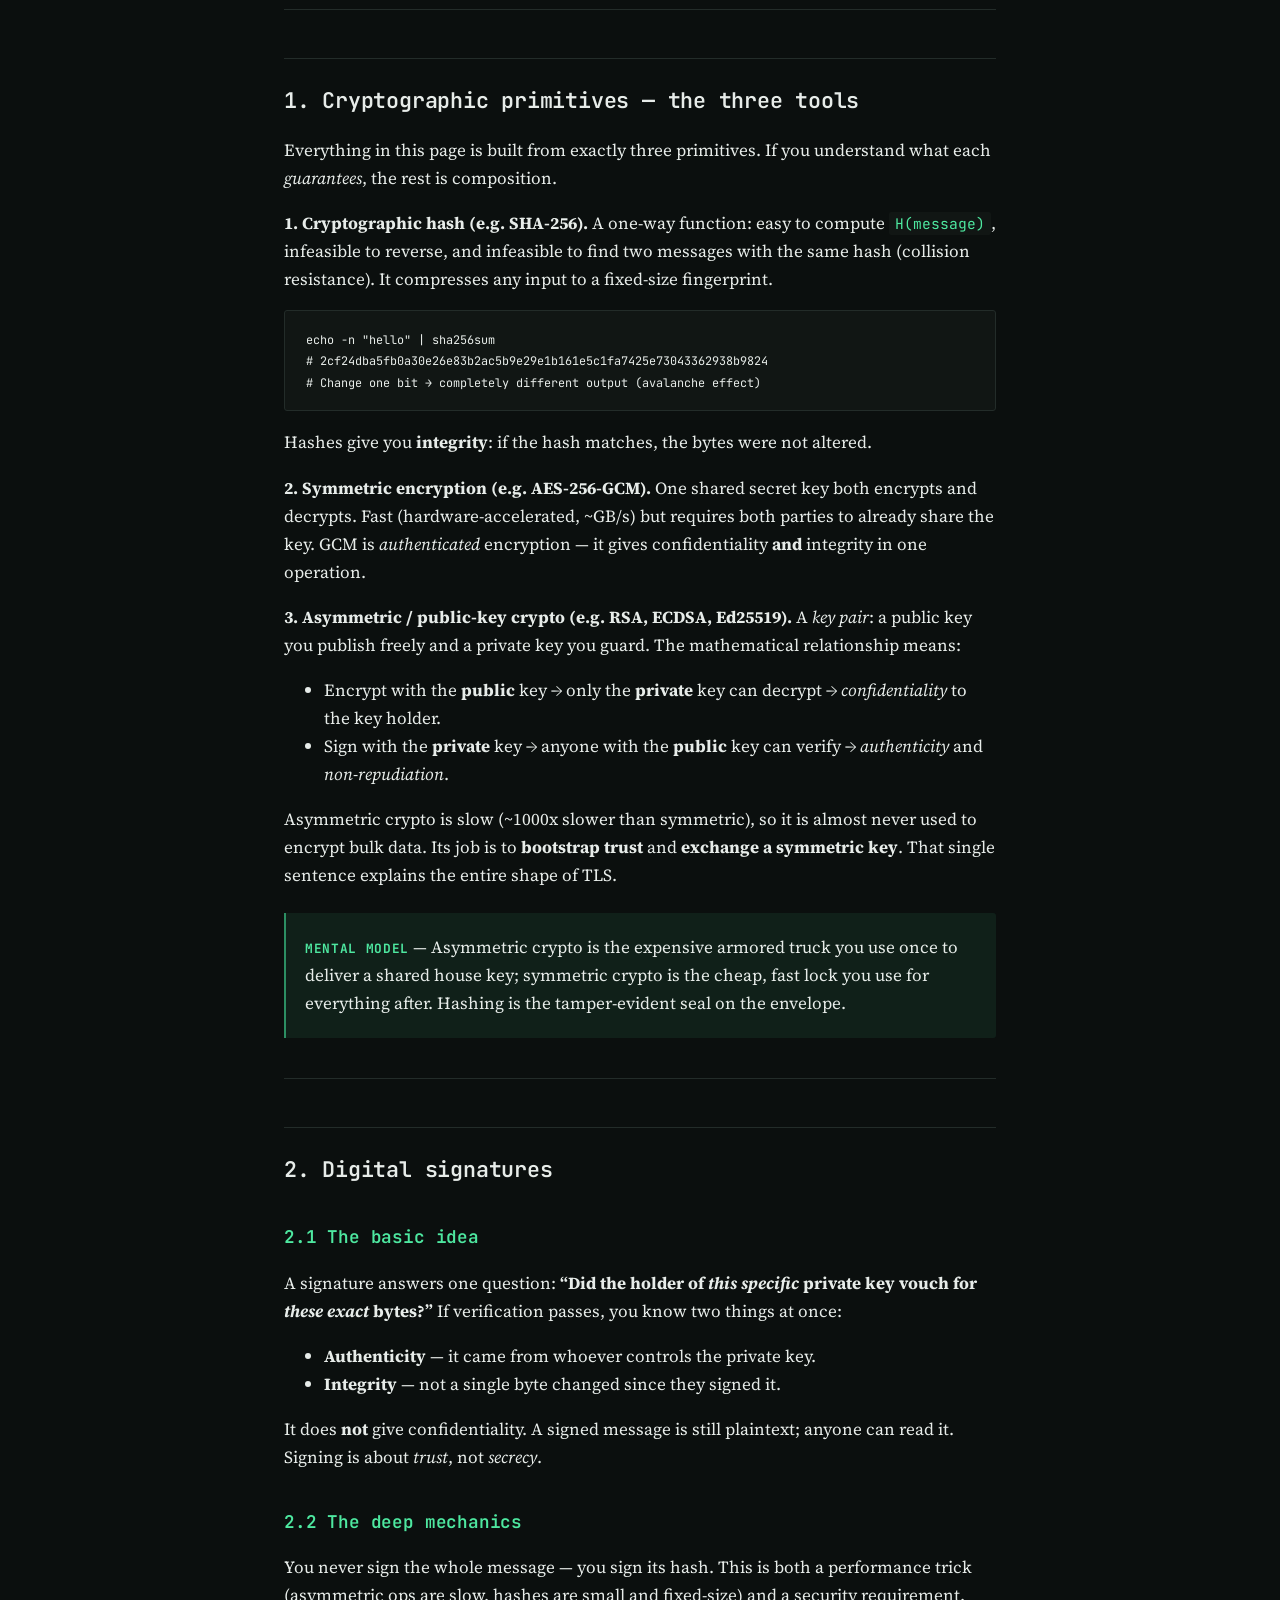
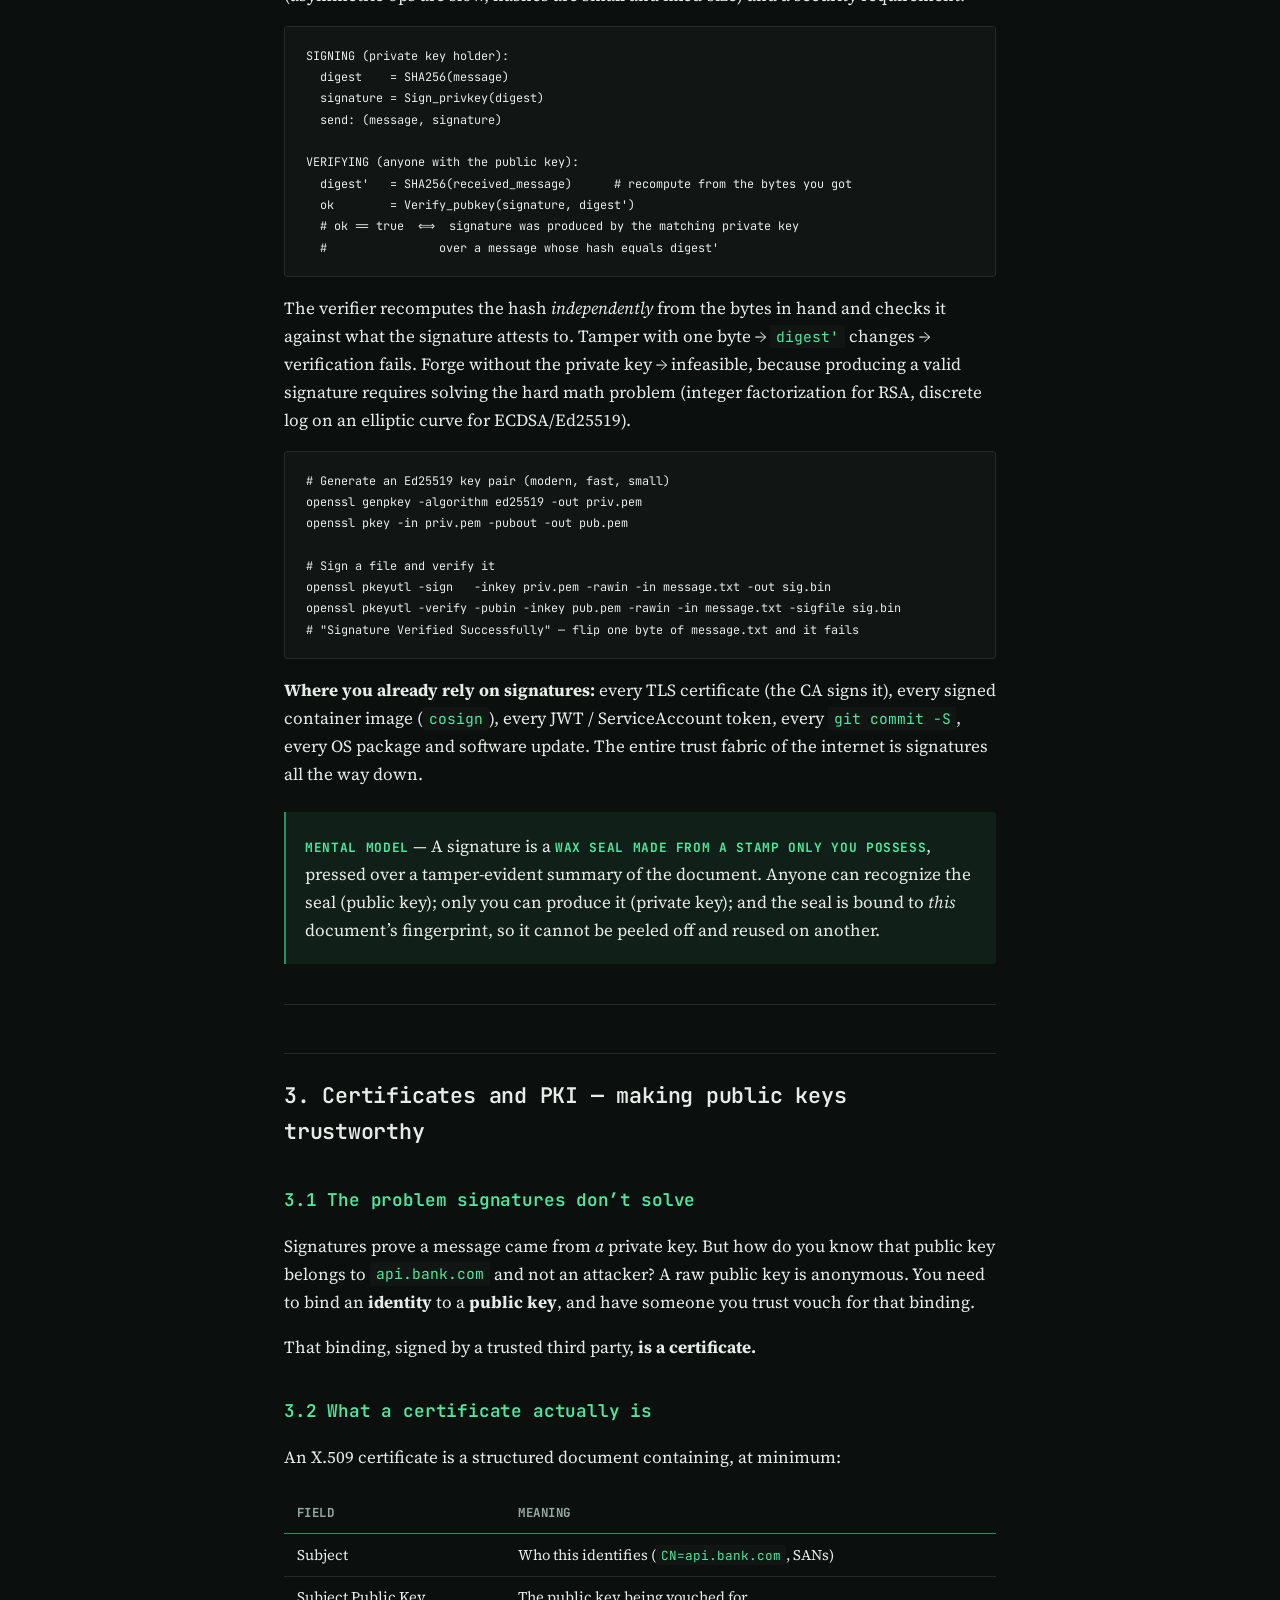
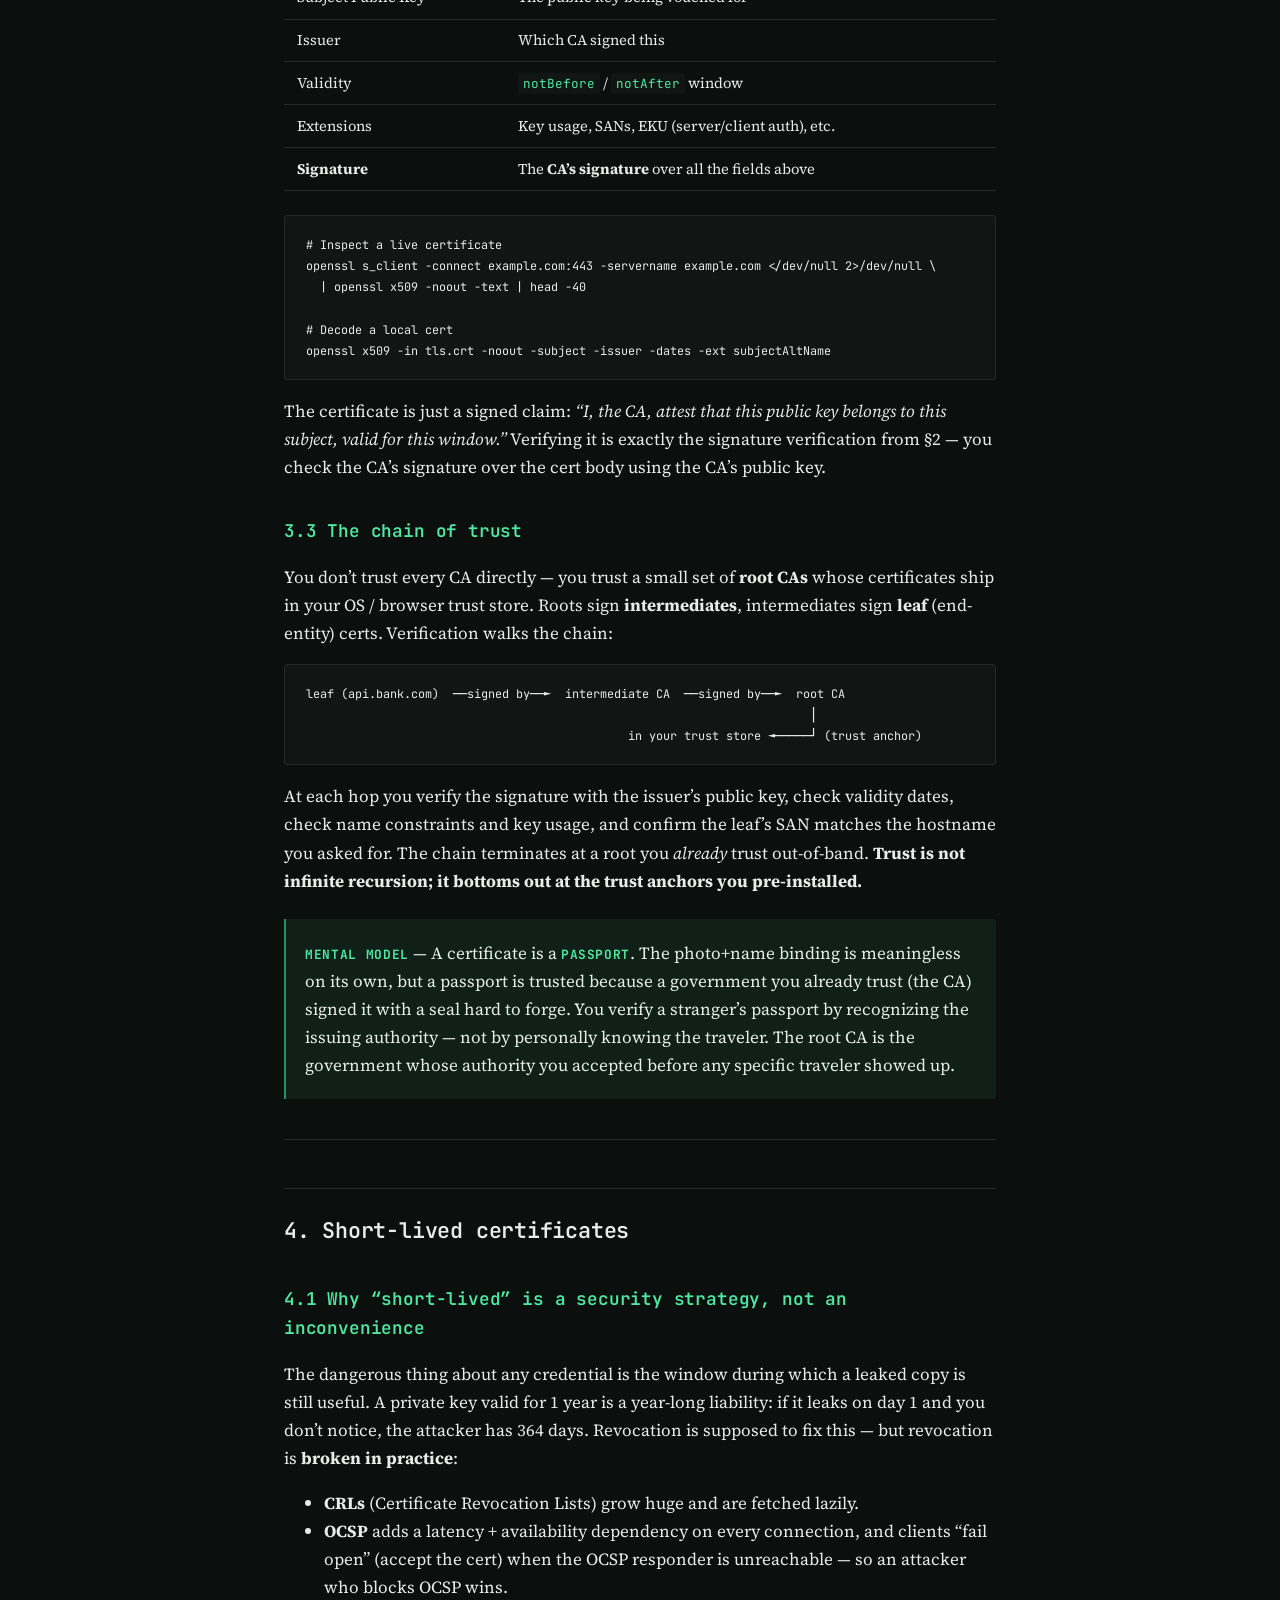
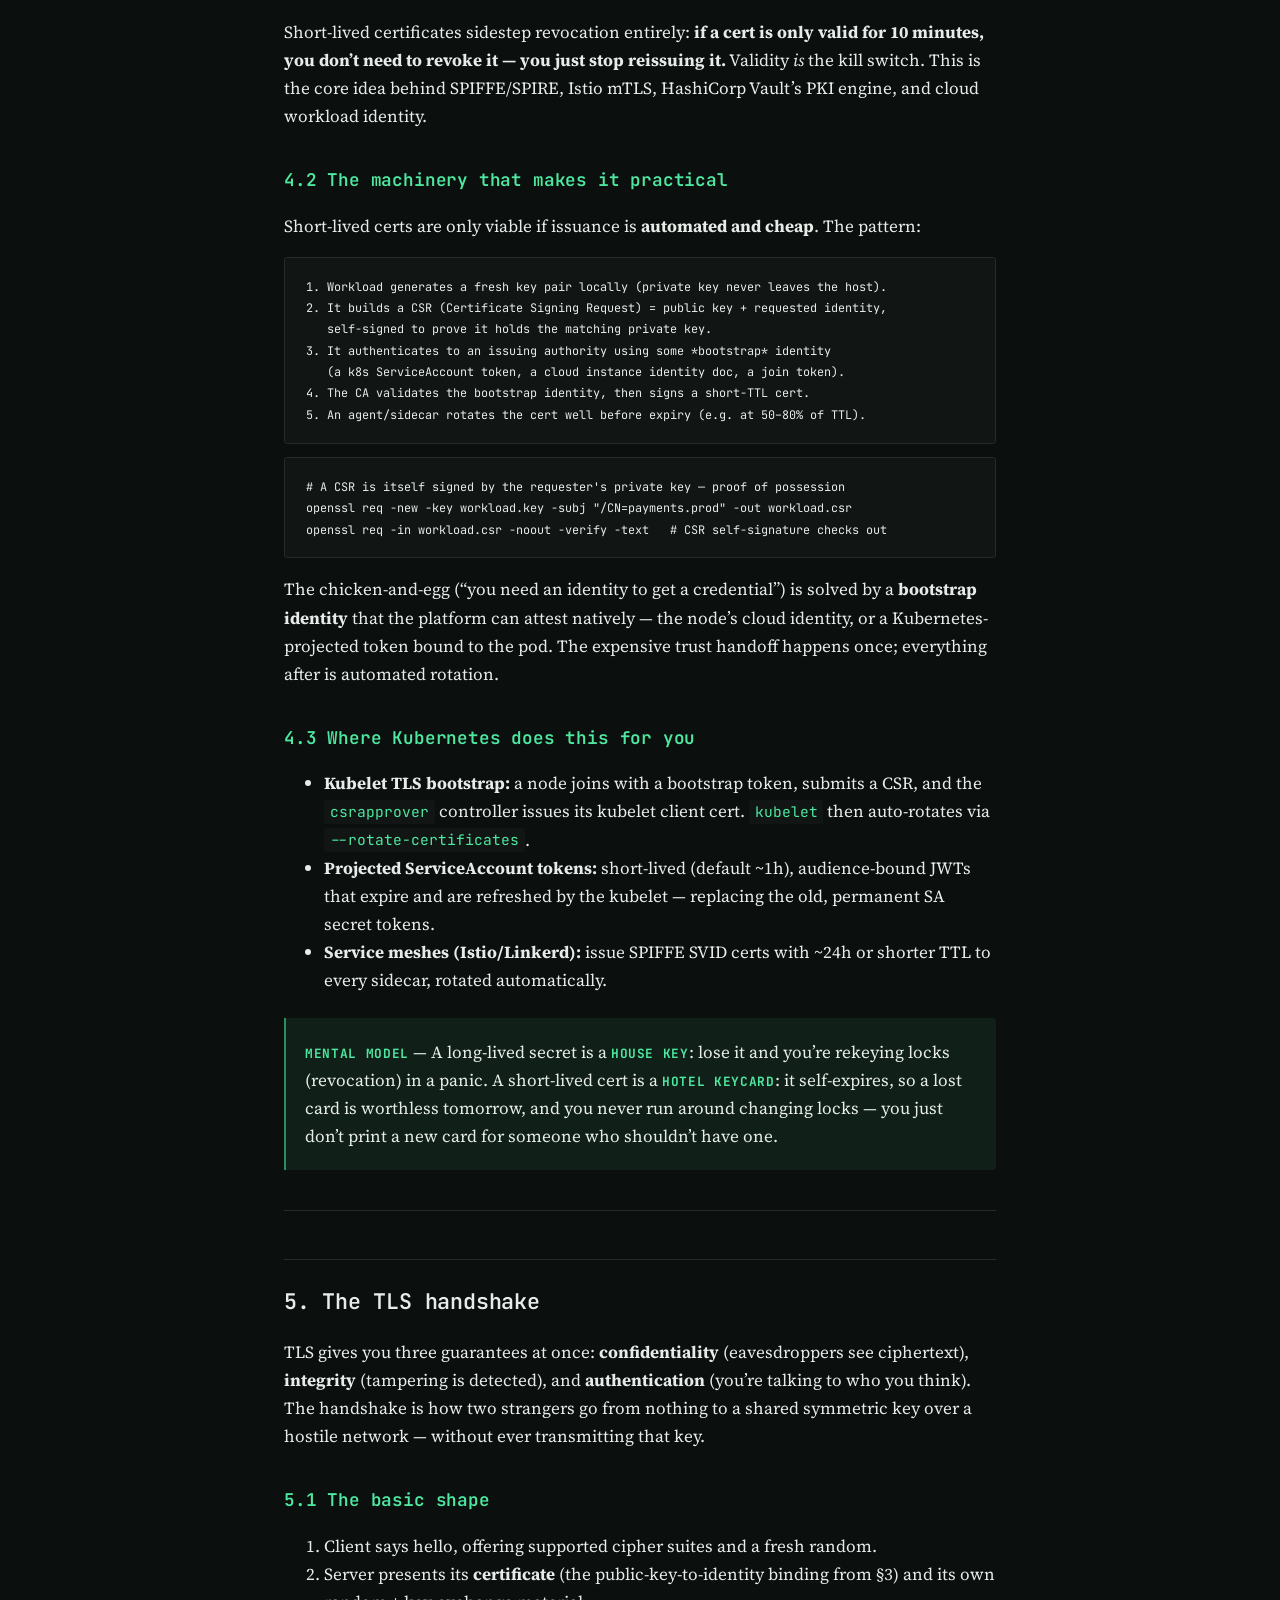
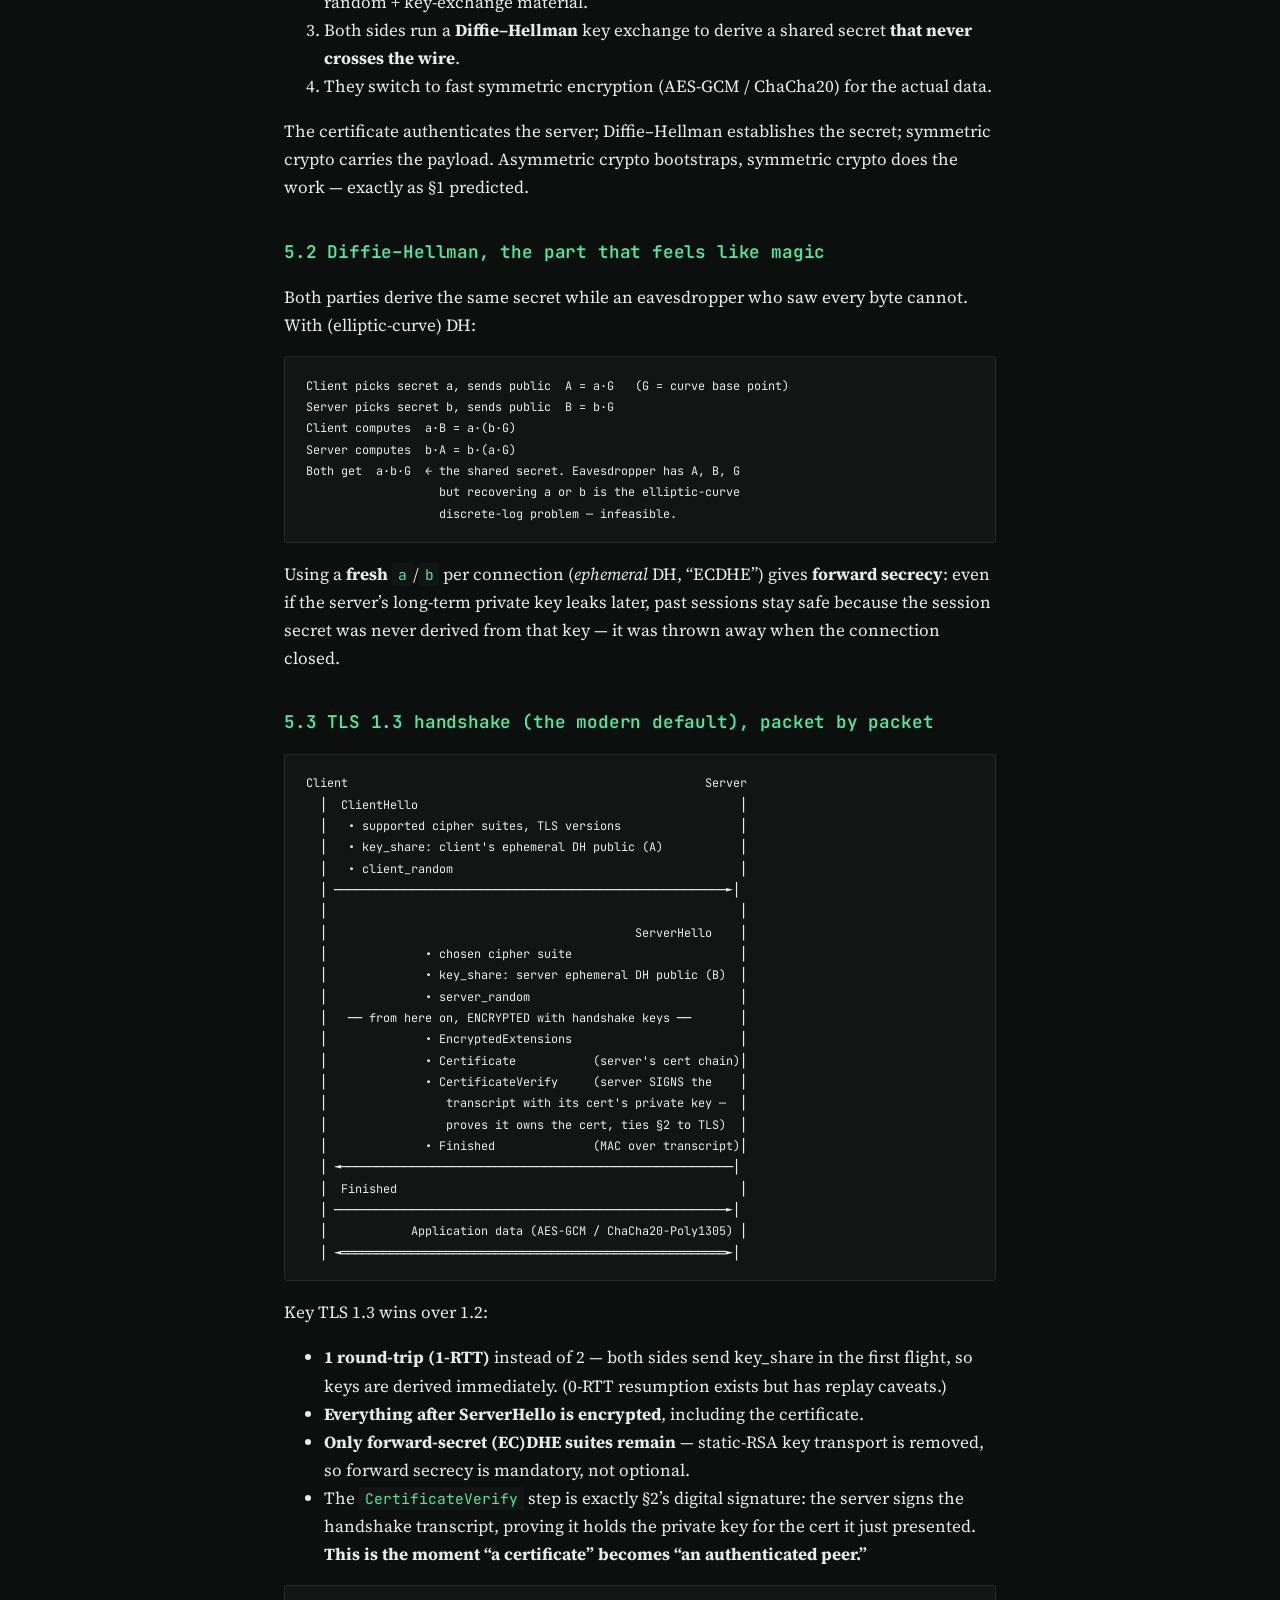
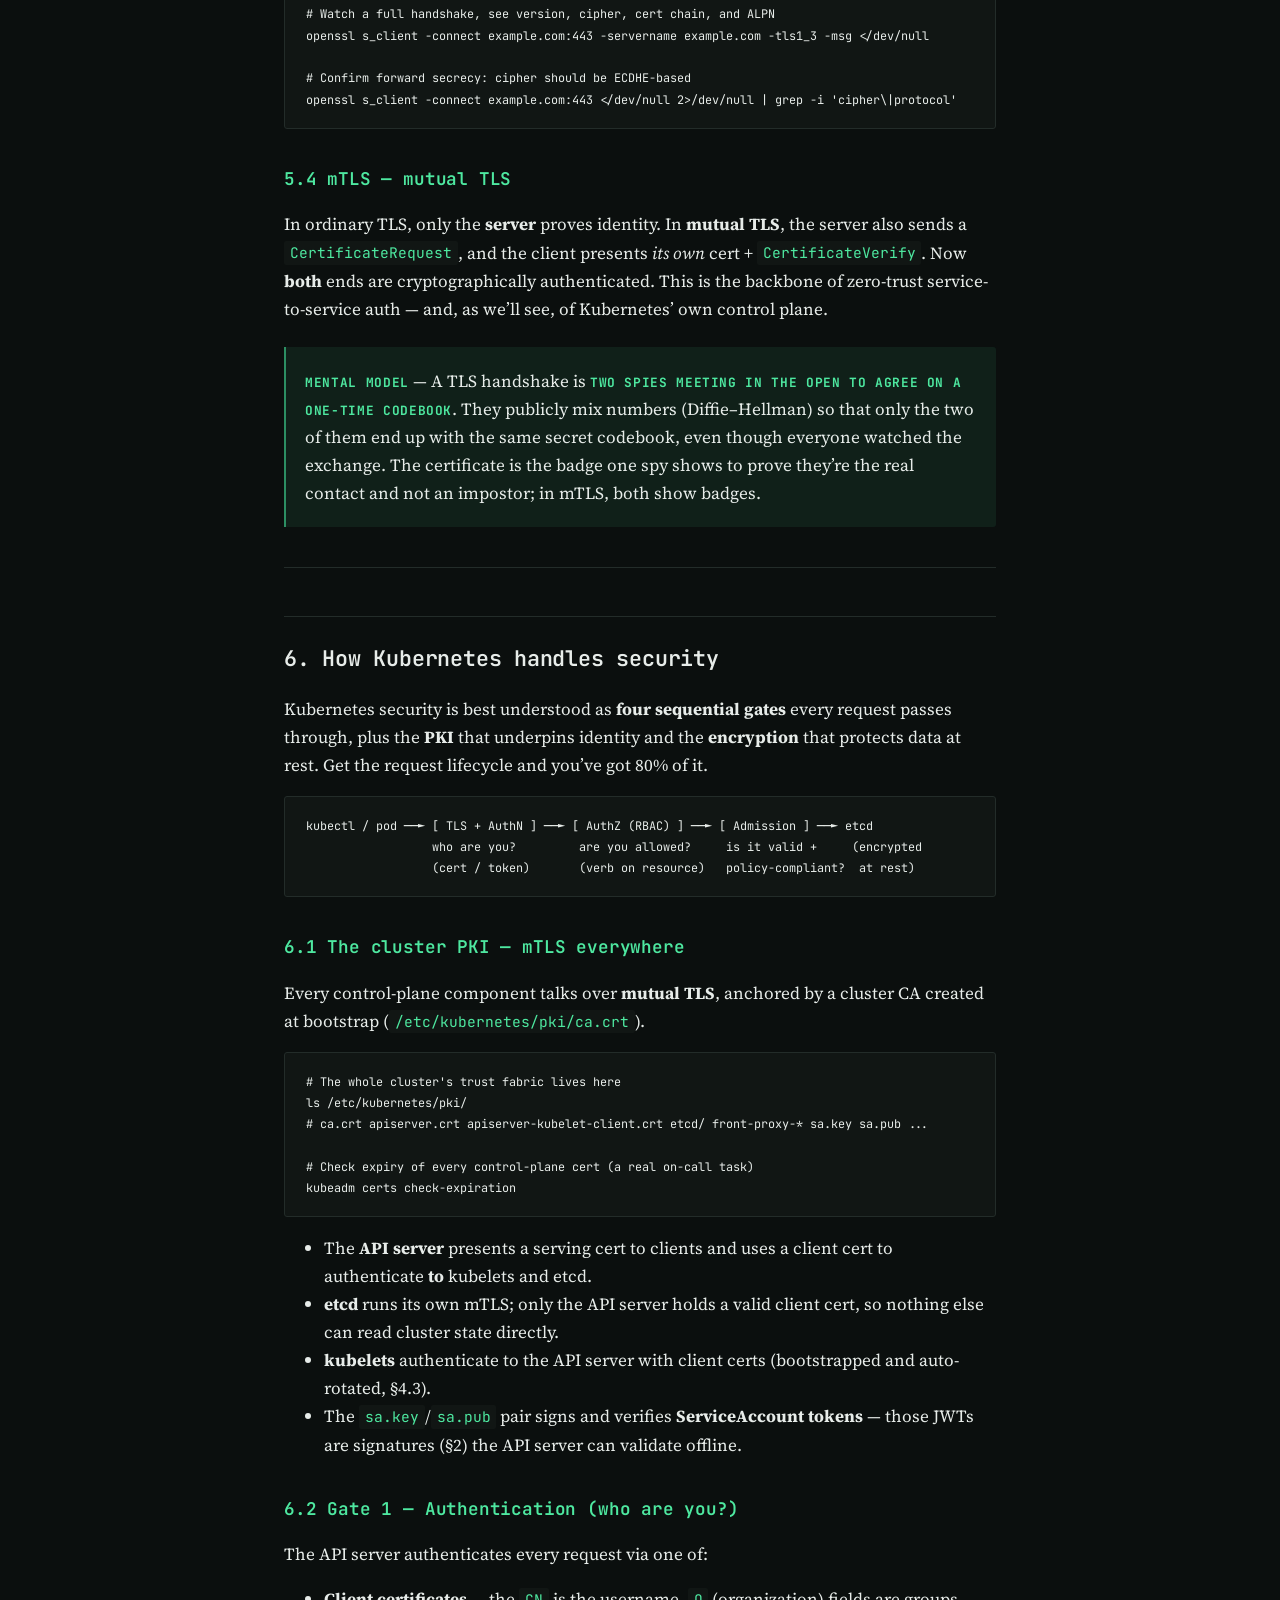
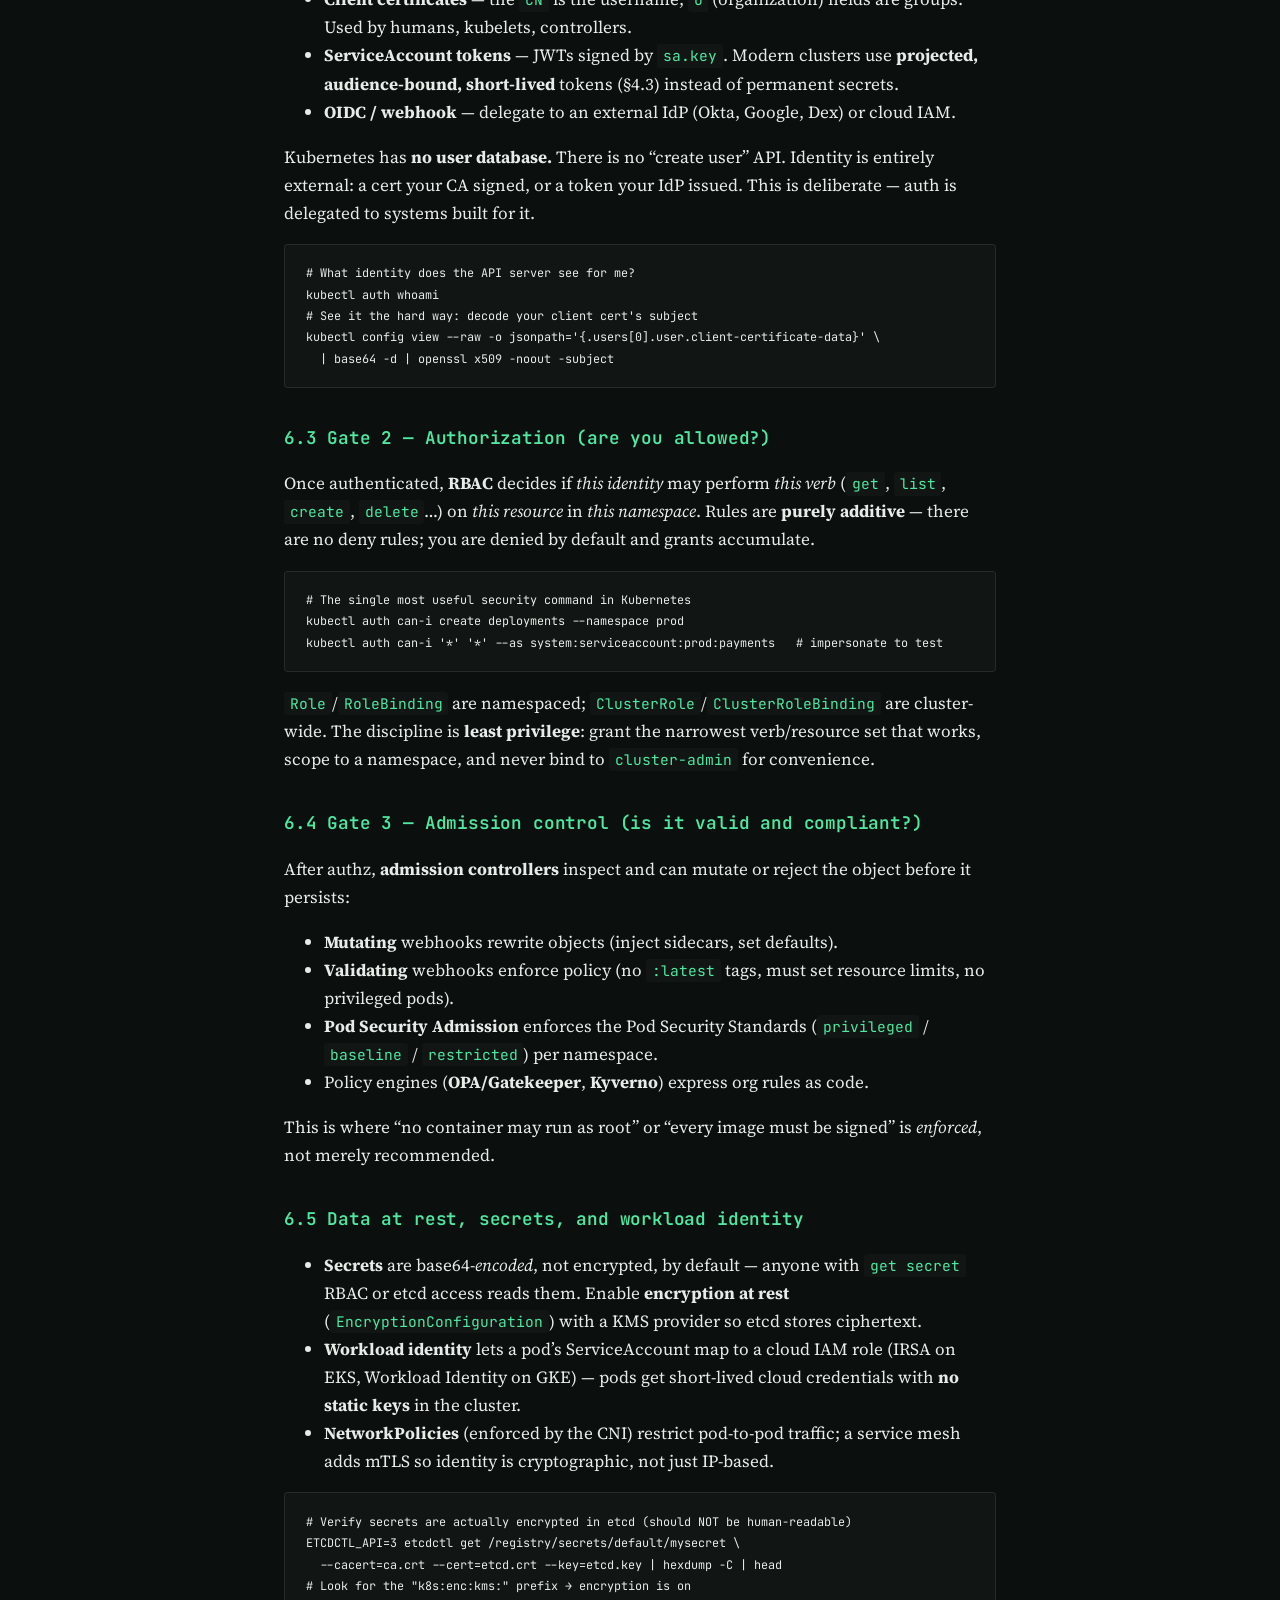
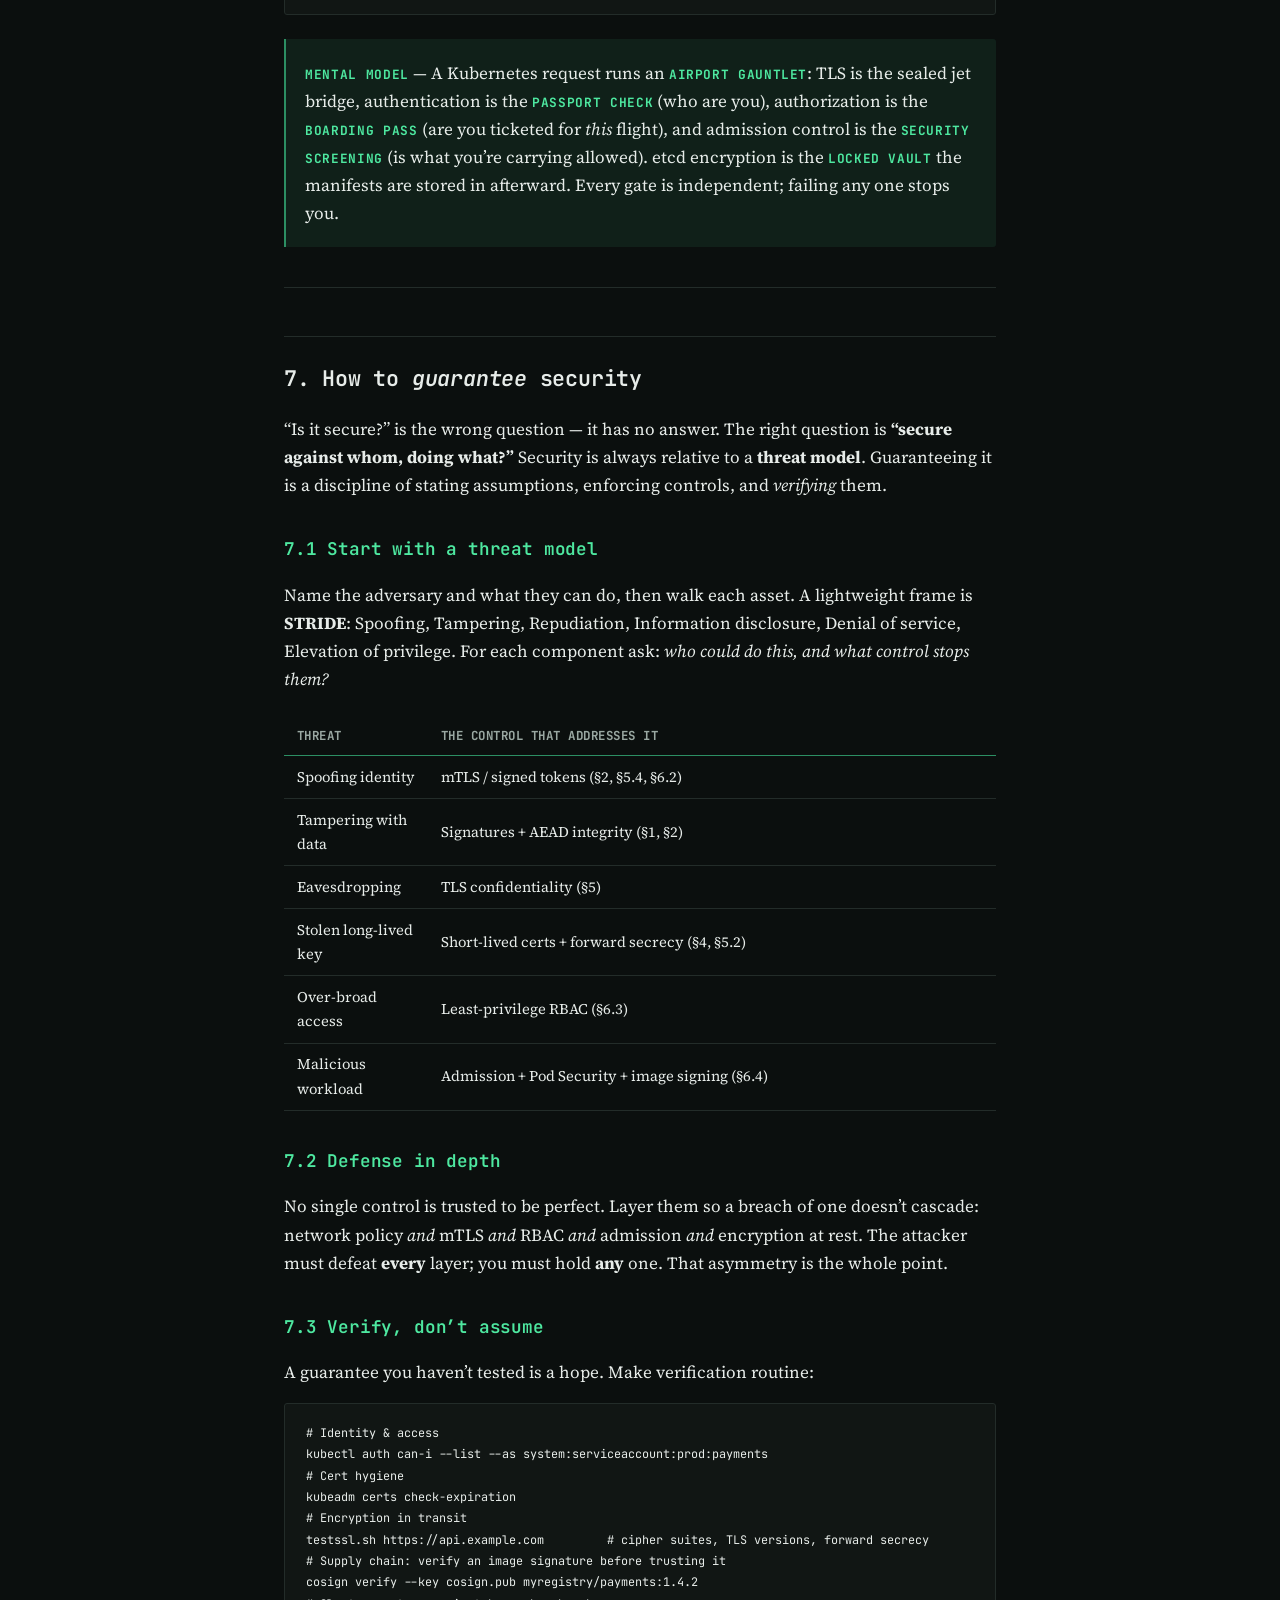
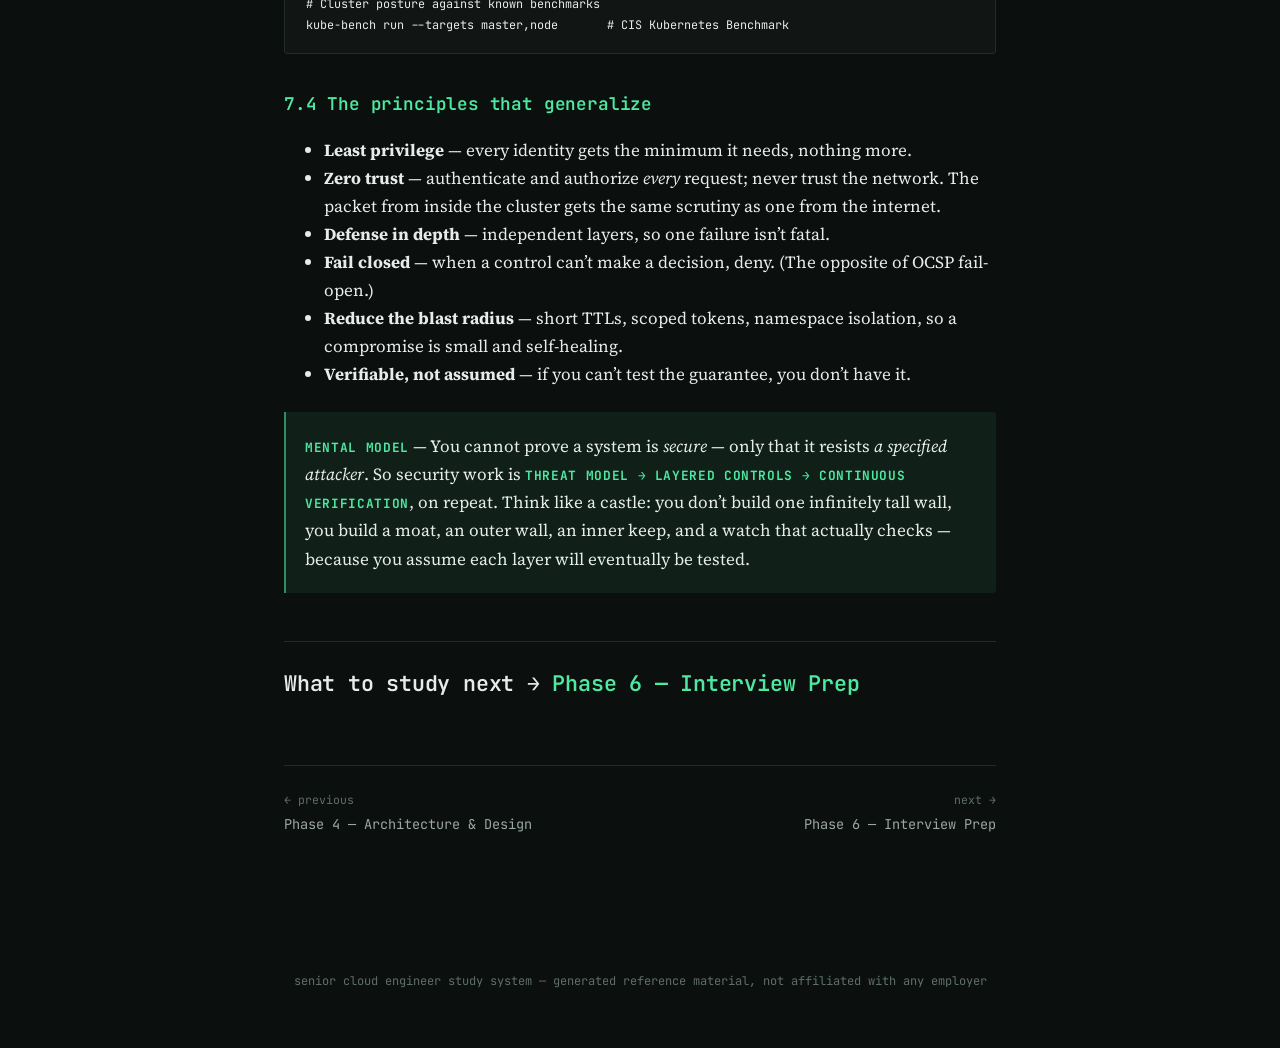
<file: phases/phase5-security-concepts.html>
<!DOCTYPE html>
<html lang="en">
<head>
<meta charset="utf-8">
<meta name="viewport" content="width=device-width, initial-scale=1">
<title>Phase 5 — Security Concepts — Senior Cloud Engineer Study System</title>
<meta name="description" content="Digital signatures, certificates, TLS handshakes, and Kubernetes security">
<link rel="stylesheet" href="../assets/style.css">
<link rel="icon" href="data:,">
</head>
<body>

<div class="topbar">
  <div class="topbar-inner">
    <a href="../index.html" class="topbar-brand"><span class="dot"></span>cloud-engineer-deepdive</a>
    <nav class="topbar-nav">
      <a href="../index.html">index</a>
      <a href="../phases/phase1-foundation-gaps.html">01 foundation</a>
      <a href="../phases/deepdive-networking.html" class="nav-sub">↳ networking</a>
      <a href="../phases/phase2-kubernetes-mastery.html">02 kubernetes</a>
      <a href="../phases/phase3-observability-sre.html">03 observability</a>
      <a href="../phases/phase4-architecture-design.html">04 architecture</a>
      <a href="../phases/phase5-security-concepts.html" class="active">05 security</a>
      <a href="../phases/phase6-interview-prep.html">06 interview</a>
    </nav>
  </div>
</div>

<div class="page-wrap">
  <div class="doc-eyebrow">05 / 06 — security</div>
<h1 id="security-concepts">Security Concepts</h1>
<h2 id="cryptography-tls-and-how-kubernetes-stays-secure">Cryptography,
TLS, and How Kubernetes Stays Secure</h2>
<blockquote>
<p>The goal of this page is dual literacy: a <strong>basic</strong>
picture you can hold in your head, and the <strong>deep</strong>
mechanics underneath it. Each topic ends with a <em>mental model</em> —
the one-sentence intuition to fall back on when the details blur.
Security is not a feature you add; it is a set of guarantees you can
reason about. This page is about building that reasoning.</p>
</blockquote>
<div class="topic-legend">
<p><span><span class="swatch" style="background:#6aa6ff"></span>Core
concept</span> <span><span class="swatch"
style="background:#e8b84e"></span>Interview hot topic</span> <span><span
class="swatch" style="background:#b18cff"></span>Architecture
depth</span> <span><span class="swatch"
style="background:#e87a4e"></span>Gap to close</span> <span><span
class="swatch" style="background:#4ee8a0"></span>Hands-on
practice</span></p>
</div>
<div class="topic-grid">
<a class="topic-card" href="#cryptographic-primitives-the-three-tools">
<h4>
Cryptographic primitives
</h4>
<div class="tags">
<span class="cat cat-core">Core concept</span>
</div>
</a> <a class="topic-card" href="#digital-signatures">
<h4>
Digital signatures
</h4>
<div class="tags">
<span class="cat cat-core">Core concept</span><span
class="cat cat-interview">Interview hot topic</span>
</div>
</a>
<a class="topic-card" href="#certificates-and-pki-making-public-keys-trustworthy">
<h4>
Certificates &amp; PKI
</h4>
<div class="tags">
<span class="cat cat-core">Core concept</span><span
class="cat cat-gap">Gap to close</span>
</div>
</a> <a class="topic-card" href="#short-lived-certificates">
<h4>
Short-lived certificates
</h4>
<div class="tags">
<span class="cat cat-arch">Architecture depth</span><span
class="cat cat-gap">Gap to close</span>
</div>
</a> <a class="topic-card" href="#the-tls-handshake">
<h4>
TLS handshake
</h4>
<div class="tags">
<span class="cat cat-core">Core concept</span><span
class="cat cat-interview">Interview hot topic</span>
</div>
</a> <a class="topic-card" href="#the-cluster-pki-mtls-everywhere">
<h4>
Kubernetes PKI &amp; mTLS
</h4>
<div class="tags">
<span class="cat cat-arch">Architecture depth</span><span
class="cat cat-interview">Interview hot topic</span>
</div>
</a> <a class="topic-card" href="#gate-1-authentication-who-are-you">
<h4>
Identity &amp; authentication
</h4>
<div class="tags">
<span class="cat cat-arch">Architecture depth</span><span
class="cat cat-gap">Gap to close</span>
</div>
</a> <a class="topic-card" href="#gate-2-authorization-are-you-allowed">
<h4>
Authorization &amp; admission
</h4>
<div class="tags">
<span class="cat cat-arch">Architecture depth</span>
</div>
</a> <a class="topic-card" href="#how-to-guarantee-security">
<h4>
Guaranteeing security
</h4>
<div class="tags">
<span class="cat cat-arch">Architecture depth</span><span
class="cat cat-practice">Hands-on practice</span>
</div>
<p></a></p>
</div>
<hr />
<h2 id="learning-objectives">Learning objectives</h2>
<ul>
<li>Explain what a digital signature actually proves — and what it does
<strong>not</strong></li>
<li>Describe a TLS handshake packet by packet, for both TLS 1.2 and
1.3</li>
<li>Understand why short-lived certificates beat long-lived secrets, and
the machinery that makes them practical</li>
<li>Map the entire Kubernetes security model: identity, authentication,
authorization, admission, and encryption</li>
<li>Reason about “how do I <em>guarantee</em> this is secure” using
threat models, not vibes</li>
</ul>
<p><strong>Estimated study time:</strong> 2–3 days</p>
<hr />
<h2 id="cryptographic-primitives-the-three-tools">1. Cryptographic
primitives — the three tools</h2>
<p>Everything in this page is built from exactly three primitives. If
you understand what each <em>guarantees</em>, the rest is
composition.</p>
<p><strong>1. Cryptographic hash (e.g. SHA-256).</strong> A one-way
function: easy to compute <code>H(message)</code>, infeasible to
reverse, and infeasible to find two messages with the same hash
(collision resistance). It compresses any input to a fixed-size
fingerprint.</p>
<div class="sourceCode" id="cb1"><pre
class="sourceCode bash"><code class="sourceCode bash"><span id="cb1-1"><a href="#cb1-1" aria-hidden="true" tabindex="-1"></a><span class="bu">echo</span> <span class="at">-n</span> <span class="st">&quot;hello&quot;</span> <span class="kw">|</span> <span class="fu">sha256sum</span></span>
<span id="cb1-2"><a href="#cb1-2" aria-hidden="true" tabindex="-1"></a><span class="co"># 2cf24dba5fb0a30e26e83b2ac5b9e29e1b161e5c1fa7425e73043362938b9824</span></span>
<span id="cb1-3"><a href="#cb1-3" aria-hidden="true" tabindex="-1"></a><span class="co"># Change one bit → completely different output (avalanche effect)</span></span></code></pre></div>
<p>Hashes give you <strong>integrity</strong>: if the hash matches, the
bytes were not altered.</p>
<p><strong>2. Symmetric encryption (e.g. AES-256-GCM).</strong> One
shared secret key both encrypts and decrypts. Fast
(hardware-accelerated, ~GB/s) but requires both parties to already share
the key. GCM is <em>authenticated</em> encryption — it gives
confidentiality <strong>and</strong> integrity in one operation.</p>
<p><strong>3. Asymmetric / public-key crypto (e.g. RSA, ECDSA,
Ed25519).</strong> A <em>key pair</em>: a public key you publish freely
and a private key you guard. The mathematical relationship means:</p>
<ul>
<li>Encrypt with the <strong>public</strong> key → only the
<strong>private</strong> key can decrypt → <em>confidentiality</em> to
the key holder.</li>
<li>Sign with the <strong>private</strong> key → anyone with the
<strong>public</strong> key can verify → <em>authenticity</em> and
<em>non-repudiation</em>.</li>
</ul>
<p>Asymmetric crypto is slow (~1000x slower than symmetric), so it is
almost never used to encrypt bulk data. Its job is to <strong>bootstrap
trust</strong> and <strong>exchange a symmetric key</strong>. That
single sentence explains the entire shape of TLS.</p>
<blockquote>
<p><strong>Mental model</strong> — Asymmetric crypto is the expensive
armored truck you use once to deliver a shared house key; symmetric
crypto is the cheap, fast lock you use for everything after. Hashing is
the tamper-evident seal on the envelope.</p>
</blockquote>
<hr />
<h2 id="digital-signatures">2. Digital signatures</h2>
<h3 id="the-basic-idea">2.1 The basic idea</h3>
<p>A signature answers one question: <strong>“Did the holder of <em>this
specific</em> private key vouch for <em>these exact</em>
bytes?”</strong> If verification passes, you know two things at
once:</p>
<ul>
<li><strong>Authenticity</strong> — it came from whoever controls the
private key.</li>
<li><strong>Integrity</strong> — not a single byte changed since they
signed it.</li>
</ul>
<p>It does <strong>not</strong> give confidentiality. A signed message
is still plaintext; anyone can read it. Signing is about <em>trust</em>,
not <em>secrecy</em>.</p>
<h3 id="the-deep-mechanics">2.2 The deep mechanics</h3>
<p>You never sign the whole message — you sign its hash. This is both a
performance trick (asymmetric ops are slow, hashes are small and
fixed-size) and a security requirement.</p>
<pre><code>SIGNING (private key holder):
  digest    = SHA256(message)
  signature = Sign_privkey(digest)
  send: (message, signature)

VERIFYING (anyone with the public key):
  digest&#39;   = SHA256(received_message)      # recompute from the bytes you got
  ok        = Verify_pubkey(signature, digest&#39;)
  # ok == true  ⟺  signature was produced by the matching private key
  #                over a message whose hash equals digest&#39;</code></pre>
<p>The verifier recomputes the hash <em>independently</em> from the
bytes in hand and checks it against what the signature attests to.
Tamper with one byte → <code>digest'</code> changes → verification
fails. Forge without the private key → infeasible, because producing a
valid signature requires solving the hard math problem (integer
factorization for RSA, discrete log on an elliptic curve for
ECDSA/Ed25519).</p>
<div class="sourceCode" id="cb3"><pre
class="sourceCode bash"><code class="sourceCode bash"><span id="cb3-1"><a href="#cb3-1" aria-hidden="true" tabindex="-1"></a><span class="co"># Generate an Ed25519 key pair (modern, fast, small)</span></span>
<span id="cb3-2"><a href="#cb3-2" aria-hidden="true" tabindex="-1"></a><span class="ex">openssl</span> genpkey <span class="at">-algorithm</span> ed25519 <span class="at">-out</span> priv.pem</span>
<span id="cb3-3"><a href="#cb3-3" aria-hidden="true" tabindex="-1"></a><span class="ex">openssl</span> pkey <span class="at">-in</span> priv.pem <span class="at">-pubout</span> <span class="at">-out</span> pub.pem</span>
<span id="cb3-4"><a href="#cb3-4" aria-hidden="true" tabindex="-1"></a></span>
<span id="cb3-5"><a href="#cb3-5" aria-hidden="true" tabindex="-1"></a><span class="co"># Sign a file and verify it</span></span>
<span id="cb3-6"><a href="#cb3-6" aria-hidden="true" tabindex="-1"></a><span class="ex">openssl</span> pkeyutl <span class="at">-sign</span>   <span class="at">-inkey</span> priv.pem <span class="at">-rawin</span> <span class="at">-in</span> message.txt <span class="at">-out</span> sig.bin</span>
<span id="cb3-7"><a href="#cb3-7" aria-hidden="true" tabindex="-1"></a><span class="ex">openssl</span> pkeyutl <span class="at">-verify</span> <span class="at">-pubin</span> <span class="at">-inkey</span> pub.pem <span class="at">-rawin</span> <span class="at">-in</span> message.txt <span class="at">-sigfile</span> sig.bin</span>
<span id="cb3-8"><a href="#cb3-8" aria-hidden="true" tabindex="-1"></a><span class="co"># &quot;Signature Verified Successfully&quot; — flip one byte of message.txt and it fails</span></span></code></pre></div>
<p><strong>Where you already rely on signatures:</strong> every TLS
certificate (the CA signs it), every signed container image
(<code>cosign</code>), every JWT / ServiceAccount token, every
<code>git commit -S</code>, every OS package and software update. The
entire trust fabric of the internet is signatures all the way down.</p>
<blockquote>
<p><strong>Mental model</strong> — A signature is a <strong>wax seal
made from a stamp only you possess</strong>, pressed over a
tamper-evident summary of the document. Anyone can recognize the seal
(public key); only you can produce it (private key); and the seal is
bound to <em>this</em> document’s fingerprint, so it cannot be peeled
off and reused on another.</p>
</blockquote>
<hr />
<h2 id="certificates-and-pki-making-public-keys-trustworthy">3.
Certificates and PKI — making public keys trustworthy</h2>
<h3 id="the-problem-signatures-dont-solve">3.1 The problem signatures
don’t solve</h3>
<p>Signatures prove a message came from <em>a</em> private key. But how
do you know that public key belongs to <code>api.bank.com</code> and not
an attacker? A raw public key is anonymous. You need to bind an
<strong>identity</strong> to a <strong>public key</strong>, and have
someone you trust vouch for that binding.</p>
<p>That binding, signed by a trusted third party, <strong>is a
certificate.</strong></p>
<h3 id="what-a-certificate-actually-is">3.2 What a certificate actually
is</h3>
<p>An X.509 certificate is a structured document containing, at
minimum:</p>
<table>
<thead>
<tr>
<th>Field</th>
<th>Meaning</th>
</tr>
</thead>
<tbody>
<tr>
<td>Subject</td>
<td>Who this identifies (<code>CN=api.bank.com</code>, SANs)</td>
</tr>
<tr>
<td>Subject Public Key</td>
<td>The public key being vouched for</td>
</tr>
<tr>
<td>Issuer</td>
<td>Which CA signed this</td>
</tr>
<tr>
<td>Validity</td>
<td><code>notBefore</code> / <code>notAfter</code> window</td>
</tr>
<tr>
<td>Extensions</td>
<td>Key usage, SANs, EKU (server/client auth), etc.</td>
</tr>
<tr>
<td><strong>Signature</strong></td>
<td>The <strong>CA’s signature</strong> over all the fields above</td>
</tr>
</tbody>
</table>
<div class="sourceCode" id="cb4"><pre
class="sourceCode bash"><code class="sourceCode bash"><span id="cb4-1"><a href="#cb4-1" aria-hidden="true" tabindex="-1"></a><span class="co"># Inspect a live certificate</span></span>
<span id="cb4-2"><a href="#cb4-2" aria-hidden="true" tabindex="-1"></a><span class="ex">openssl</span> s_client <span class="at">-connect</span> example.com:443 <span class="at">-servername</span> example.com <span class="op">&lt;</span>/dev/null <span class="dv">2</span><span class="op">&gt;</span>/dev/null <span class="dt">\</span></span>
<span id="cb4-3"><a href="#cb4-3" aria-hidden="true" tabindex="-1"></a>  <span class="kw">|</span> <span class="ex">openssl</span> x509 <span class="at">-noout</span> <span class="at">-text</span> <span class="kw">|</span> <span class="fu">head</span> <span class="at">-40</span></span>
<span id="cb4-4"><a href="#cb4-4" aria-hidden="true" tabindex="-1"></a></span>
<span id="cb4-5"><a href="#cb4-5" aria-hidden="true" tabindex="-1"></a><span class="co"># Decode a local cert</span></span>
<span id="cb4-6"><a href="#cb4-6" aria-hidden="true" tabindex="-1"></a><span class="ex">openssl</span> x509 <span class="at">-in</span> tls.crt <span class="at">-noout</span> <span class="at">-subject</span> <span class="at">-issuer</span> <span class="at">-dates</span> <span class="at">-ext</span> subjectAltName</span></code></pre></div>
<p>The certificate is just a signed claim: <em>“I, the CA, attest that
this public key belongs to this subject, valid for this window.”</em>
Verifying it is exactly the signature verification from §2 — you check
the CA’s signature over the cert body using the CA’s public key.</p>
<h3 id="the-chain-of-trust">3.3 The chain of trust</h3>
<p>You don’t trust every CA directly — you trust a small set of
<strong>root CAs</strong> whose certificates ship in your OS / browser
trust store. Roots sign <strong>intermediates</strong>, intermediates
sign <strong>leaf</strong> (end-entity) certs. Verification walks the
chain:</p>
<pre><code>leaf (api.bank.com)  ──signed by──►  intermediate CA  ──signed by──►  root CA
                                                                        │
                                              in your trust store ◄─────┘ (trust anchor)</code></pre>
<p>At each hop you verify the signature with the issuer’s public key,
check validity dates, check name constraints and key usage, and confirm
the leaf’s SAN matches the hostname you asked for. The chain terminates
at a root you <em>already</em> trust out-of-band. <strong>Trust is not
infinite recursion; it bottoms out at the trust anchors you
pre-installed.</strong></p>
<blockquote>
<p><strong>Mental model</strong> — A certificate is a
<strong>passport</strong>. The photo+name binding is meaningless on its
own, but a passport is trusted because a government you already trust
(the CA) signed it with a seal hard to forge. You verify a stranger’s
passport by recognizing the issuing authority — not by personally
knowing the traveler. The root CA is the government whose authority you
accepted before any specific traveler showed up.</p>
</blockquote>
<hr />
<h2 id="short-lived-certificates">4. Short-lived certificates</h2>
<h3 id="why-short-lived-is-a-security-strategy-not-an-inconvenience">4.1
Why “short-lived” is a security strategy, not an inconvenience</h3>
<p>The dangerous thing about any credential is the window during which a
leaked copy is still useful. A private key valid for 1 year is a
year-long liability: if it leaks on day 1 and you don’t notice, the
attacker has 364 days. Revocation is supposed to fix this — but
revocation is <strong>broken in practice</strong>:</p>
<ul>
<li><strong>CRLs</strong> (Certificate Revocation Lists) grow huge and
are fetched lazily.</li>
<li><strong>OCSP</strong> adds a latency + availability dependency on
every connection, and clients “fail open” (accept the cert) when the
OCSP responder is unreachable — so an attacker who blocks OCSP
wins.</li>
</ul>
<p>Short-lived certificates sidestep revocation entirely: <strong>if a
cert is only valid for 10 minutes, you don’t need to revoke it — you
just stop reissuing it.</strong> Validity <em>is</em> the kill switch.
This is the core idea behind SPIFFE/SPIRE, Istio mTLS, HashiCorp Vault’s
PKI engine, and cloud workload identity.</p>
<h3 id="the-machinery-that-makes-it-practical">4.2 The machinery that
makes it practical</h3>
<p>Short-lived certs are only viable if issuance is <strong>automated
and cheap</strong>. The pattern:</p>
<pre><code>1. Workload generates a fresh key pair locally (private key never leaves the host).
2. It builds a CSR (Certificate Signing Request) = public key + requested identity,
   self-signed to prove it holds the matching private key.
3. It authenticates to an issuing authority using some *bootstrap* identity
   (a k8s ServiceAccount token, a cloud instance identity doc, a join token).
4. The CA validates the bootstrap identity, then signs a short-TTL cert.
5. An agent/sidecar rotates the cert well before expiry (e.g. at 50–80% of TTL).</code></pre>
<div class="sourceCode" id="cb7"><pre
class="sourceCode bash"><code class="sourceCode bash"><span id="cb7-1"><a href="#cb7-1" aria-hidden="true" tabindex="-1"></a><span class="co"># A CSR is itself signed by the requester&#39;s private key — proof of possession</span></span>
<span id="cb7-2"><a href="#cb7-2" aria-hidden="true" tabindex="-1"></a><span class="ex">openssl</span> req <span class="at">-new</span> <span class="at">-key</span> workload.key <span class="at">-subj</span> <span class="st">&quot;/CN=payments.prod&quot;</span> <span class="at">-out</span> workload.csr</span>
<span id="cb7-3"><a href="#cb7-3" aria-hidden="true" tabindex="-1"></a><span class="ex">openssl</span> req <span class="at">-in</span> workload.csr <span class="at">-noout</span> <span class="at">-verify</span> <span class="at">-text</span>   <span class="co"># CSR self-signature checks out</span></span></code></pre></div>
<p>The chicken-and-egg (“you need an identity to get a credential”) is
solved by a <strong>bootstrap identity</strong> that the platform can
attest natively — the node’s cloud identity, or a Kubernetes-projected
token bound to the pod. The expensive trust handoff happens once;
everything after is automated rotation.</p>
<h3 id="where-kubernetes-does-this-for-you">4.3 Where Kubernetes does
this for you</h3>
<ul>
<li><strong>Kubelet TLS bootstrap:</strong> a node joins with a
bootstrap token, submits a CSR, and the <code>csrapprover</code>
controller issues its kubelet client cert. <code>kubelet</code> then
auto-rotates via <code>--rotate-certificates</code>.</li>
<li><strong>Projected ServiceAccount tokens:</strong> short-lived
(default ~1h), audience-bound JWTs that expire and are refreshed by the
kubelet — replacing the old, permanent SA secret tokens.</li>
<li><strong>Service meshes (Istio/Linkerd):</strong> issue SPIFFE SVID
certs with ~24h or shorter TTL to every sidecar, rotated
automatically.</li>
</ul>
<blockquote>
<p><strong>Mental model</strong> — A long-lived secret is a
<strong>house key</strong>: lose it and you’re rekeying locks
(revocation) in a panic. A short-lived cert is a <strong>hotel
keycard</strong>: it self-expires, so a lost card is worthless tomorrow,
and you never run around changing locks — you just don’t print a new
card for someone who shouldn’t have one.</p>
</blockquote>
<hr />
<h2 id="the-tls-handshake">5. The TLS handshake</h2>
<p>TLS gives you three guarantees at once:
<strong>confidentiality</strong> (eavesdroppers see ciphertext),
<strong>integrity</strong> (tampering is detected), and
<strong>authentication</strong> (you’re talking to who you think). The
handshake is how two strangers go from nothing to a shared symmetric key
over a hostile network — without ever transmitting that key.</p>
<h3 id="the-basic-shape">5.1 The basic shape</h3>
<ol type="1">
<li>Client says hello, offering supported cipher suites and a fresh
random.</li>
<li>Server presents its <strong>certificate</strong> (the
public-key-to-identity binding from §3) and its own random +
key-exchange material.</li>
<li>Both sides run a <strong>Diffie–Hellman</strong> key exchange to
derive a shared secret <strong>that never crosses the
wire</strong>.</li>
<li>They switch to fast symmetric encryption (AES-GCM / ChaCha20) for
the actual data.</li>
</ol>
<p>The certificate authenticates the server; Diffie–Hellman establishes
the secret; symmetric crypto carries the payload. Asymmetric crypto
bootstraps, symmetric crypto does the work — exactly as §1
predicted.</p>
<h3 id="diffiehellman-the-part-that-feels-like-magic">5.2
Diffie–Hellman, the part that feels like magic</h3>
<p>Both parties derive the same secret while an eavesdropper who saw
every byte cannot. With (elliptic-curve) DH:</p>
<pre><code>Client picks secret a, sends public  A = a·G   (G = curve base point)
Server picks secret b, sends public  B = b·G
Client computes  a·B = a·(b·G)
Server computes  b·A = b·(a·G)
Both get  a·b·G  ← the shared secret. Eavesdropper has A, B, G
                   but recovering a or b is the elliptic-curve
                   discrete-log problem — infeasible.</code></pre>
<p>Using a <strong>fresh</strong> <code>a</code>/<code>b</code> per
connection (<em>ephemeral</em> DH, “ECDHE”) gives <strong>forward
secrecy</strong>: even if the server’s long-term private key leaks
later, past sessions stay safe because the session secret was never
derived from that key — it was thrown away when the connection
closed.</p>
<h3 id="tls-1.3-handshake-the-modern-default-packet-by-packet">5.3 TLS
1.3 handshake (the modern default), packet by packet</h3>
<pre><code>Client                                                   Server
  │  ClientHello                                              │
  │   • supported cipher suites, TLS versions                 │
  │   • key_share: client&#39;s ephemeral DH public (A)           │
  │   • client_random                                         │
  │ ────────────────────────────────────────────────────────►│
  │                                                           │
  │                                            ServerHello    │
  │              • chosen cipher suite                        │
  │              • key_share: server ephemeral DH public (B)  │
  │              • server_random                              │
  │   ── from here on, ENCRYPTED with handshake keys ──       │
  │              • EncryptedExtensions                        │
  │              • Certificate           (server&#39;s cert chain)│
  │              • CertificateVerify     (server SIGNS the    │
  │                 transcript with its cert&#39;s private key —  │
  │                 proves it owns the cert, ties §2 to TLS)  │
  │              • Finished              (MAC over transcript)│
  │ ◄────────────────────────────────────────────────────────│
  │  Finished                                                 │
  │ ────────────────────────────────────────────────────────►│
  │            Application data (AES-GCM / ChaCha20-Poly1305) │
  │ ◄═══════════════════════════════════════════════════════►│</code></pre>
<p>Key TLS 1.3 wins over 1.2:</p>
<ul>
<li><strong>1 round-trip (1-RTT)</strong> instead of 2 — both sides send
key_share in the first flight, so keys are derived immediately. (0-RTT
resumption exists but has replay caveats.)</li>
<li><strong>Everything after ServerHello is encrypted</strong>,
including the certificate.</li>
<li><strong>Only forward-secret (EC)DHE suites remain</strong> —
static-RSA key transport is removed, so forward secrecy is mandatory,
not optional.</li>
<li>The <code>CertificateVerify</code> step is exactly §2’s digital
signature: the server signs the handshake transcript, proving it holds
the private key for the cert it just presented. <strong>This is the
moment “a certificate” becomes “an authenticated peer.”</strong></li>
</ul>
<div class="sourceCode" id="cb10"><pre
class="sourceCode bash"><code class="sourceCode bash"><span id="cb10-1"><a href="#cb10-1" aria-hidden="true" tabindex="-1"></a><span class="co"># Watch a full handshake, see version, cipher, cert chain, and ALPN</span></span>
<span id="cb10-2"><a href="#cb10-2" aria-hidden="true" tabindex="-1"></a><span class="ex">openssl</span> s_client <span class="at">-connect</span> example.com:443 <span class="at">-servername</span> example.com <span class="at">-tls1_3</span> <span class="at">-msg</span> <span class="op">&lt;</span>/dev/null</span>
<span id="cb10-3"><a href="#cb10-3" aria-hidden="true" tabindex="-1"></a></span>
<span id="cb10-4"><a href="#cb10-4" aria-hidden="true" tabindex="-1"></a><span class="co"># Confirm forward secrecy: cipher should be ECDHE-based</span></span>
<span id="cb10-5"><a href="#cb10-5" aria-hidden="true" tabindex="-1"></a><span class="ex">openssl</span> s_client <span class="at">-connect</span> example.com:443 <span class="op">&lt;</span>/dev/null <span class="dv">2</span><span class="op">&gt;</span>/dev/null <span class="kw">|</span> <span class="fu">grep</span> <span class="at">-i</span> <span class="st">&#39;cipher\|protocol&#39;</span></span></code></pre></div>
<h3 id="mtls-mutual-tls">5.4 mTLS — mutual TLS</h3>
<p>In ordinary TLS, only the <strong>server</strong> proves identity. In
<strong>mutual TLS</strong>, the server also sends a
<code>CertificateRequest</code>, and the client presents <em>its
own</em> cert + <code>CertificateVerify</code>. Now
<strong>both</strong> ends are cryptographically authenticated. This is
the backbone of zero-trust service-to-service auth — and, as we’ll see,
of Kubernetes’ own control plane.</p>
<blockquote>
<p><strong>Mental model</strong> — A TLS handshake is <strong>two spies
meeting in the open to agree on a one-time codebook</strong>. They
publicly mix numbers (Diffie–Hellman) so that only the two of them end
up with the same secret codebook, even though everyone watched the
exchange. The certificate is the badge one spy shows to prove they’re
the real contact and not an impostor; in mTLS, both show badges.</p>
</blockquote>
<hr />
<h2 id="how-kubernetes-handles-security">6. How Kubernetes handles
security</h2>
<p>Kubernetes security is best understood as <strong>four sequential
gates</strong> every request passes through, plus the
<strong>PKI</strong> that underpins identity and the
<strong>encryption</strong> that protects data at rest. Get the request
lifecycle and you’ve got 80% of it.</p>
<pre><code>kubectl / pod ──► [ TLS + AuthN ] ──► [ AuthZ (RBAC) ] ──► [ Admission ] ──► etcd
                  who are you?         are you allowed?     is it valid +     (encrypted
                  (cert / token)       (verb on resource)   policy-compliant?  at rest)</code></pre>
<h3 id="the-cluster-pki-mtls-everywhere">6.1 The cluster PKI — mTLS
everywhere</h3>
<p>Every control-plane component talks over <strong>mutual TLS</strong>,
anchored by a cluster CA created at bootstrap
(<code>/etc/kubernetes/pki/ca.crt</code>).</p>
<div class="sourceCode" id="cb12"><pre
class="sourceCode bash"><code class="sourceCode bash"><span id="cb12-1"><a href="#cb12-1" aria-hidden="true" tabindex="-1"></a><span class="co"># The whole cluster&#39;s trust fabric lives here</span></span>
<span id="cb12-2"><a href="#cb12-2" aria-hidden="true" tabindex="-1"></a><span class="fu">ls</span> /etc/kubernetes/pki/</span>
<span id="cb12-3"><a href="#cb12-3" aria-hidden="true" tabindex="-1"></a><span class="co"># ca.crt apiserver.crt apiserver-kubelet-client.crt etcd/ front-proxy-* sa.key sa.pub ...</span></span>
<span id="cb12-4"><a href="#cb12-4" aria-hidden="true" tabindex="-1"></a></span>
<span id="cb12-5"><a href="#cb12-5" aria-hidden="true" tabindex="-1"></a><span class="co"># Check expiry of every control-plane cert (a real on-call task)</span></span>
<span id="cb12-6"><a href="#cb12-6" aria-hidden="true" tabindex="-1"></a><span class="ex">kubeadm</span> certs check-expiration</span></code></pre></div>
<ul>
<li>The <strong>API server</strong> presents a serving cert to clients
and uses a client cert to authenticate <strong>to</strong> kubelets and
etcd.</li>
<li><strong>etcd</strong> runs its own mTLS; only the API server holds a
valid client cert, so nothing else can read cluster state directly.</li>
<li><strong>kubelets</strong> authenticate to the API server with client
certs (bootstrapped and auto-rotated, §4.3).</li>
<li>The <code>sa.key</code>/<code>sa.pub</code> pair signs and verifies
<strong>ServiceAccount tokens</strong> — those JWTs are signatures (§2)
the API server can validate offline.</li>
</ul>
<h3 id="gate-1-authentication-who-are-you">6.2 Gate 1 — Authentication
(who are you?)</h3>
<p>The API server authenticates every request via one of:</p>
<ul>
<li><strong>Client certificates</strong> — the <code>CN</code> is the
username, <code>O</code> (organization) fields are groups. Used by
humans, kubelets, controllers.</li>
<li><strong>ServiceAccount tokens</strong> — JWTs signed by
<code>sa.key</code>. Modern clusters use <strong>projected,
audience-bound, short-lived</strong> tokens (§4.3) instead of permanent
secrets.</li>
<li><strong>OIDC / webhook</strong> — delegate to an external IdP (Okta,
Google, Dex) or cloud IAM.</li>
</ul>
<p>Kubernetes has <strong>no user database.</strong> There is no “create
user” API. Identity is entirely external: a cert your CA signed, or a
token your IdP issued. This is deliberate — auth is delegated to systems
built for it.</p>
<div class="sourceCode" id="cb13"><pre
class="sourceCode bash"><code class="sourceCode bash"><span id="cb13-1"><a href="#cb13-1" aria-hidden="true" tabindex="-1"></a><span class="co"># What identity does the API server see for me?</span></span>
<span id="cb13-2"><a href="#cb13-2" aria-hidden="true" tabindex="-1"></a><span class="ex">kubectl</span> auth whoami</span>
<span id="cb13-3"><a href="#cb13-3" aria-hidden="true" tabindex="-1"></a><span class="co"># See it the hard way: decode your client cert&#39;s subject</span></span>
<span id="cb13-4"><a href="#cb13-4" aria-hidden="true" tabindex="-1"></a><span class="ex">kubectl</span> config view <span class="at">--raw</span> <span class="at">-o</span> jsonpath=<span class="st">&#39;{.users[0].user.client-certificate-data}&#39;</span> <span class="dt">\</span></span>
<span id="cb13-5"><a href="#cb13-5" aria-hidden="true" tabindex="-1"></a>  <span class="kw">|</span> <span class="fu">base64</span> <span class="at">-d</span> <span class="kw">|</span> <span class="ex">openssl</span> x509 <span class="at">-noout</span> <span class="at">-subject</span></span></code></pre></div>
<h3 id="gate-2-authorization-are-you-allowed">6.3 Gate 2 — Authorization
(are you allowed?)</h3>
<p>Once authenticated, <strong>RBAC</strong> decides if <em>this
identity</em> may perform <em>this verb</em> (<code>get</code>,
<code>list</code>, <code>create</code>, <code>delete</code>…) on
<em>this resource</em> in <em>this namespace</em>. Rules are
<strong>purely additive</strong> — there are no deny rules; you are
denied by default and grants accumulate.</p>
<div class="sourceCode" id="cb14"><pre
class="sourceCode bash"><code class="sourceCode bash"><span id="cb14-1"><a href="#cb14-1" aria-hidden="true" tabindex="-1"></a><span class="co"># The single most useful security command in Kubernetes</span></span>
<span id="cb14-2"><a href="#cb14-2" aria-hidden="true" tabindex="-1"></a><span class="ex">kubectl</span> auth can-i create deployments <span class="at">--namespace</span> prod</span>
<span id="cb14-3"><a href="#cb14-3" aria-hidden="true" tabindex="-1"></a><span class="ex">kubectl</span> auth can-i <span class="st">&#39;*&#39;</span> <span class="st">&#39;*&#39;</span> <span class="at">--as</span> system:serviceaccount:prod:payments   <span class="co"># impersonate to test</span></span></code></pre></div>
<p><code>Role</code>/<code>RoleBinding</code> are namespaced;
<code>ClusterRole</code>/<code>ClusterRoleBinding</code> are
cluster-wide. The discipline is <strong>least privilege</strong>: grant
the narrowest verb/resource set that works, scope to a namespace, and
never bind to <code>cluster-admin</code> for convenience.</p>
<h3 id="gate-3-admission-control-is-it-valid-and-compliant">6.4 Gate 3 —
Admission control (is it valid and compliant?)</h3>
<p>After authz, <strong>admission controllers</strong> inspect and can
mutate or reject the object before it persists:</p>
<ul>
<li><strong>Mutating</strong> webhooks rewrite objects (inject sidecars,
set defaults).</li>
<li><strong>Validating</strong> webhooks enforce policy (no
<code>:latest</code> tags, must set resource limits, no privileged
pods).</li>
<li><strong>Pod Security Admission</strong> enforces the Pod Security
Standards (<code>privileged</code> / <code>baseline</code> /
<code>restricted</code>) per namespace.</li>
<li>Policy engines (<strong>OPA/Gatekeeper</strong>,
<strong>Kyverno</strong>) express org rules as code.</li>
</ul>
<p>This is where “no container may run as root” or “every image must be
signed” is <em>enforced</em>, not merely recommended.</p>
<h3 id="data-at-rest-secrets-and-workload-identity">6.5 Data at rest,
secrets, and workload identity</h3>
<ul>
<li><strong>Secrets</strong> are base64-<em>encoded</em>, not encrypted,
by default — anyone with <code>get secret</code> RBAC or etcd access
reads them. Enable <strong>encryption at rest</strong>
(<code>EncryptionConfiguration</code>) with a KMS provider so etcd
stores ciphertext.</li>
<li><strong>Workload identity</strong> lets a pod’s ServiceAccount map
to a cloud IAM role (IRSA on EKS, Workload Identity on GKE) — pods get
short-lived cloud credentials with <strong>no static keys</strong> in
the cluster.</li>
<li><strong>NetworkPolicies</strong> (enforced by the CNI) restrict
pod-to-pod traffic; a service mesh adds mTLS so identity is
cryptographic, not just IP-based.</li>
</ul>
<div class="sourceCode" id="cb15"><pre
class="sourceCode bash"><code class="sourceCode bash"><span id="cb15-1"><a href="#cb15-1" aria-hidden="true" tabindex="-1"></a><span class="co"># Verify secrets are actually encrypted in etcd (should NOT be human-readable)</span></span>
<span id="cb15-2"><a href="#cb15-2" aria-hidden="true" tabindex="-1"></a><span class="va">ETCDCTL_API</span><span class="op">=</span>3 <span class="ex">etcdctl</span> get /registry/secrets/default/mysecret <span class="dt">\</span></span>
<span id="cb15-3"><a href="#cb15-3" aria-hidden="true" tabindex="-1"></a>  <span class="at">--cacert</span><span class="op">=</span>ca.crt <span class="at">--cert</span><span class="op">=</span>etcd.crt <span class="at">--key</span><span class="op">=</span>etcd.key <span class="kw">|</span> <span class="fu">hexdump</span> <span class="at">-C</span> <span class="kw">|</span> <span class="fu">head</span></span>
<span id="cb15-4"><a href="#cb15-4" aria-hidden="true" tabindex="-1"></a><span class="co"># Look for the &quot;k8s:enc:kms:&quot; prefix → encryption is on</span></span></code></pre></div>
<blockquote>
<p><strong>Mental model</strong> — A Kubernetes request runs an
<strong>airport gauntlet</strong>: TLS is the sealed jet bridge,
authentication is the <strong>passport check</strong> (who are you),
authorization is the <strong>boarding pass</strong> (are you ticketed
for <em>this</em> flight), and admission control is the <strong>security
screening</strong> (is what you’re carrying allowed). etcd encryption is
the <strong>locked vault</strong> the manifests are stored in afterward.
Every gate is independent; failing any one stops you.</p>
</blockquote>
<hr />
<h2 id="how-to-guarantee-security">7. How to <em>guarantee</em>
security</h2>
<p>“Is it secure?” is the wrong question — it has no answer. The right
question is <strong>“secure against whom, doing what?”</strong> Security
is always relative to a <strong>threat model</strong>. Guaranteeing it
is a discipline of stating assumptions, enforcing controls, and
<em>verifying</em> them.</p>
<h3 id="start-with-a-threat-model">7.1 Start with a threat model</h3>
<p>Name the adversary and what they can do, then walk each asset. A
lightweight frame is <strong>STRIDE</strong>: Spoofing, Tampering,
Repudiation, Information disclosure, Denial of service, Elevation of
privilege. For each component ask: <em>who could do this, and what
control stops them?</em></p>
<table>
<colgroup>
<col style="width: 20%" />
<col style="width: 79%" />
</colgroup>
<thead>
<tr>
<th>Threat</th>
<th>The control that addresses it</th>
</tr>
</thead>
<tbody>
<tr>
<td>Spoofing identity</td>
<td>mTLS / signed tokens (§2, §5.4, §6.2)</td>
</tr>
<tr>
<td>Tampering with data</td>
<td>Signatures + AEAD integrity (§1, §2)</td>
</tr>
<tr>
<td>Eavesdropping</td>
<td>TLS confidentiality (§5)</td>
</tr>
<tr>
<td>Stolen long-lived key</td>
<td>Short-lived certs + forward secrecy (§4, §5.2)</td>
</tr>
<tr>
<td>Over-broad access</td>
<td>Least-privilege RBAC (§6.3)</td>
</tr>
<tr>
<td>Malicious workload</td>
<td>Admission + Pod Security + image signing (§6.4)</td>
</tr>
</tbody>
</table>
<h3 id="defense-in-depth">7.2 Defense in depth</h3>
<p>No single control is trusted to be perfect. Layer them so a breach of
one doesn’t cascade: network policy <em>and</em> mTLS <em>and</em> RBAC
<em>and</em> admission <em>and</em> encryption at rest. The attacker
must defeat <strong>every</strong> layer; you must hold
<strong>any</strong> one. That asymmetry is the whole point.</p>
<h3 id="verify-dont-assume">7.3 Verify, don’t assume</h3>
<p>A guarantee you haven’t tested is a hope. Make verification
routine:</p>
<div class="sourceCode" id="cb16"><pre
class="sourceCode bash"><code class="sourceCode bash"><span id="cb16-1"><a href="#cb16-1" aria-hidden="true" tabindex="-1"></a><span class="co"># Identity &amp; access</span></span>
<span id="cb16-2"><a href="#cb16-2" aria-hidden="true" tabindex="-1"></a><span class="ex">kubectl</span> auth can-i <span class="at">--list</span> <span class="at">--as</span> system:serviceaccount:prod:payments</span>
<span id="cb16-3"><a href="#cb16-3" aria-hidden="true" tabindex="-1"></a><span class="co"># Cert hygiene</span></span>
<span id="cb16-4"><a href="#cb16-4" aria-hidden="true" tabindex="-1"></a><span class="ex">kubeadm</span> certs check-expiration</span>
<span id="cb16-5"><a href="#cb16-5" aria-hidden="true" tabindex="-1"></a><span class="co"># Encryption in transit</span></span>
<span id="cb16-6"><a href="#cb16-6" aria-hidden="true" tabindex="-1"></a><span class="ex">testssl.sh</span> https://api.example.com         <span class="co"># cipher suites, TLS versions, forward secrecy</span></span>
<span id="cb16-7"><a href="#cb16-7" aria-hidden="true" tabindex="-1"></a><span class="co"># Supply chain: verify an image signature before trusting it</span></span>
<span id="cb16-8"><a href="#cb16-8" aria-hidden="true" tabindex="-1"></a><span class="ex">cosign</span> verify <span class="at">--key</span> cosign.pub myregistry/payments:1.4.2</span>
<span id="cb16-9"><a href="#cb16-9" aria-hidden="true" tabindex="-1"></a><span class="co"># Cluster posture against known benchmarks</span></span>
<span id="cb16-10"><a href="#cb16-10" aria-hidden="true" tabindex="-1"></a><span class="ex">kube-bench</span> run <span class="at">--targets</span> master,node       <span class="co"># CIS Kubernetes Benchmark</span></span></code></pre></div>
<h3 id="the-principles-that-generalize">7.4 The principles that
generalize</h3>
<ul>
<li><strong>Least privilege</strong> — every identity gets the minimum
it needs, nothing more.</li>
<li><strong>Zero trust</strong> — authenticate and authorize
<em>every</em> request; never trust the network. The packet from inside
the cluster gets the same scrutiny as one from the internet.</li>
<li><strong>Defense in depth</strong> — independent layers, so one
failure isn’t fatal.</li>
<li><strong>Fail closed</strong> — when a control can’t make a decision,
deny. (The opposite of OCSP fail-open.)</li>
<li><strong>Reduce the blast radius</strong> — short TTLs, scoped
tokens, namespace isolation, so a compromise is small and
self-healing.</li>
<li><strong>Verifiable, not assumed</strong> — if you can’t test the
guarantee, you don’t have it.</li>
</ul>
<blockquote>
<p><strong>Mental model</strong> — You cannot prove a system is
<em>secure</em> — only that it resists <em>a specified attacker</em>. So
security work is <strong>threat model → layered controls → continuous
verification</strong>, on repeat. Think like a castle: you don’t build
one infinitely tall wall, you build a moat, an outer wall, an inner
keep, and a watch that actually checks — because you assume each layer
will eventually be tested.</p>
</blockquote>
<h2 id="what-to-study-next-phase-6-interview-prep">What to study next →
<a href="phase6-interview-prep.html">Phase 6 — Interview Prep</a></h2>
    <div class="phase-nav-foot">
        <a href="phase4-architecture-design.html"><span class="label">&larr; previous</span>Phase 4 — Architecture & Design</a>
            <a href="phase6-interview-prep.html" class="next"><span class="label">next &rarr;</span>Phase 6 — Interview Prep</a>
      </div>
  </div>

<footer class="site-footer">
  senior cloud engineer study system — generated reference material, not affiliated with any employer
</footer>

</body>
</html>
</file>
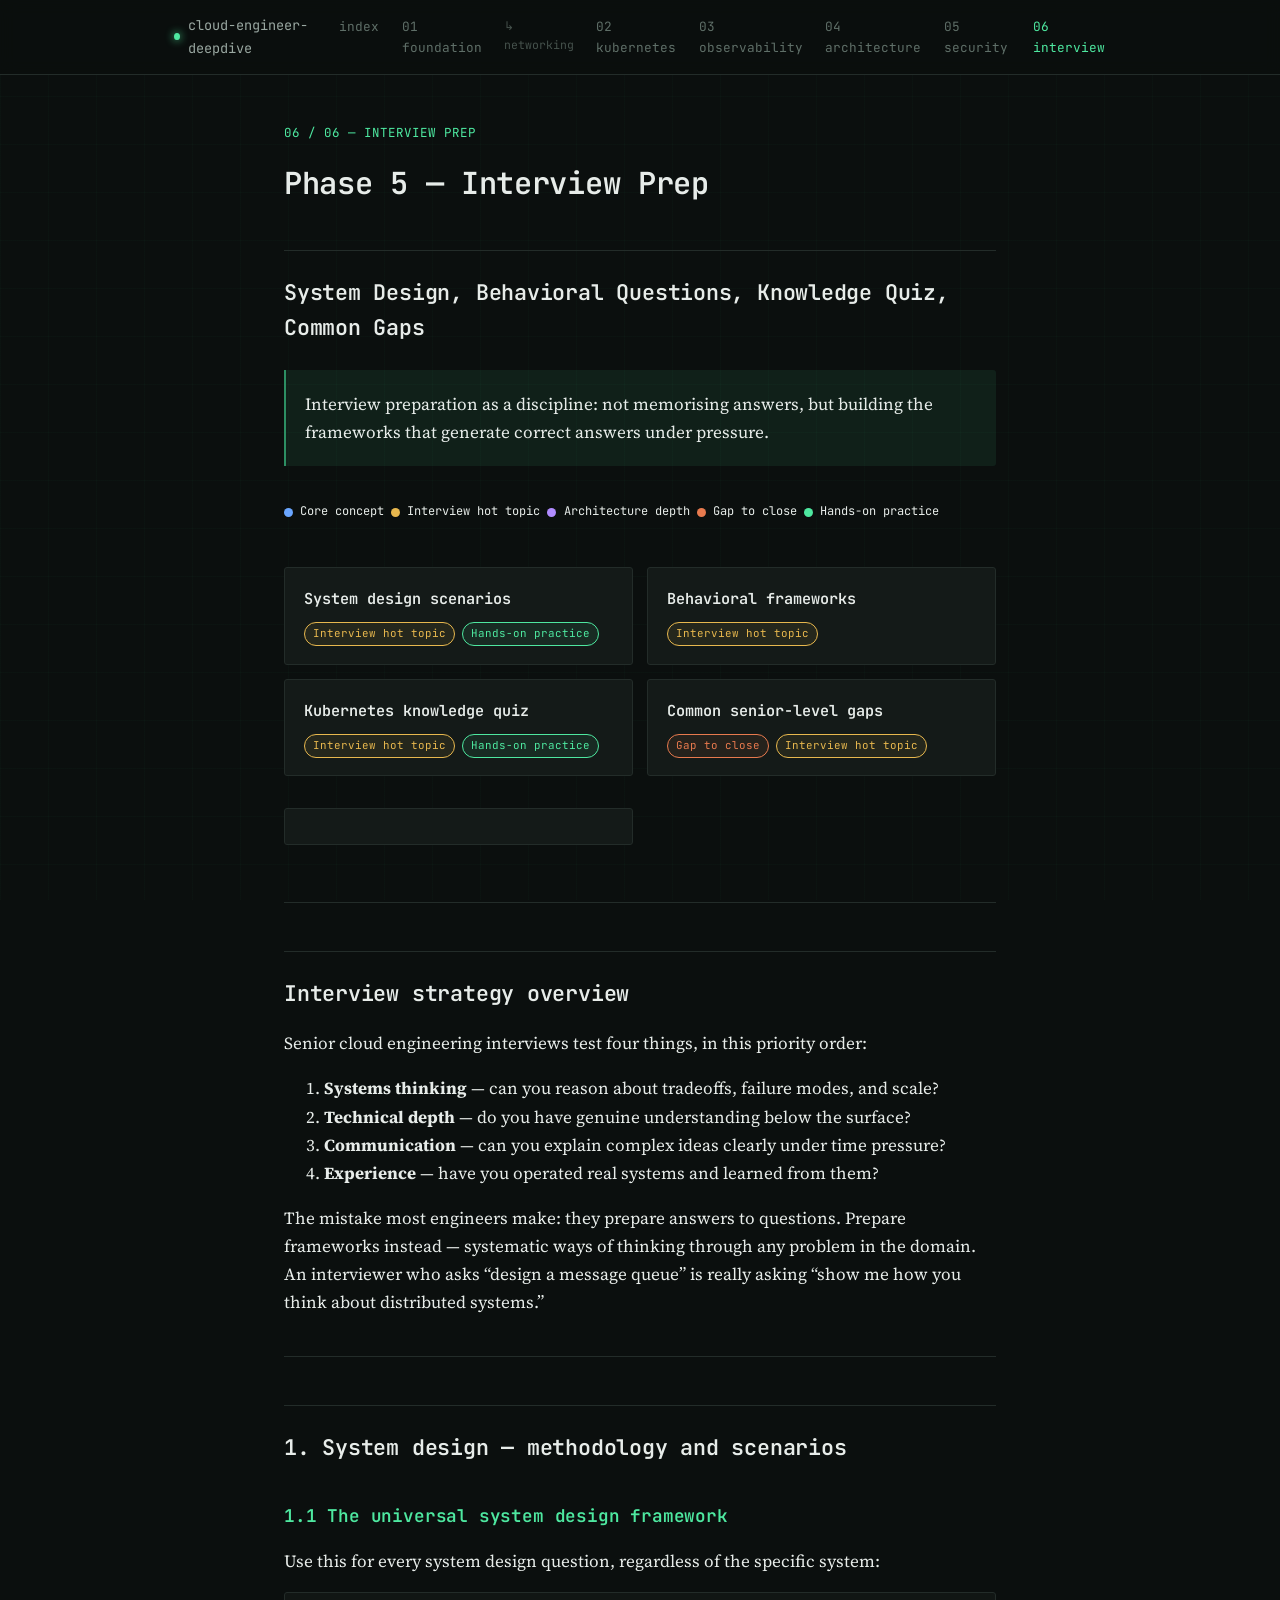
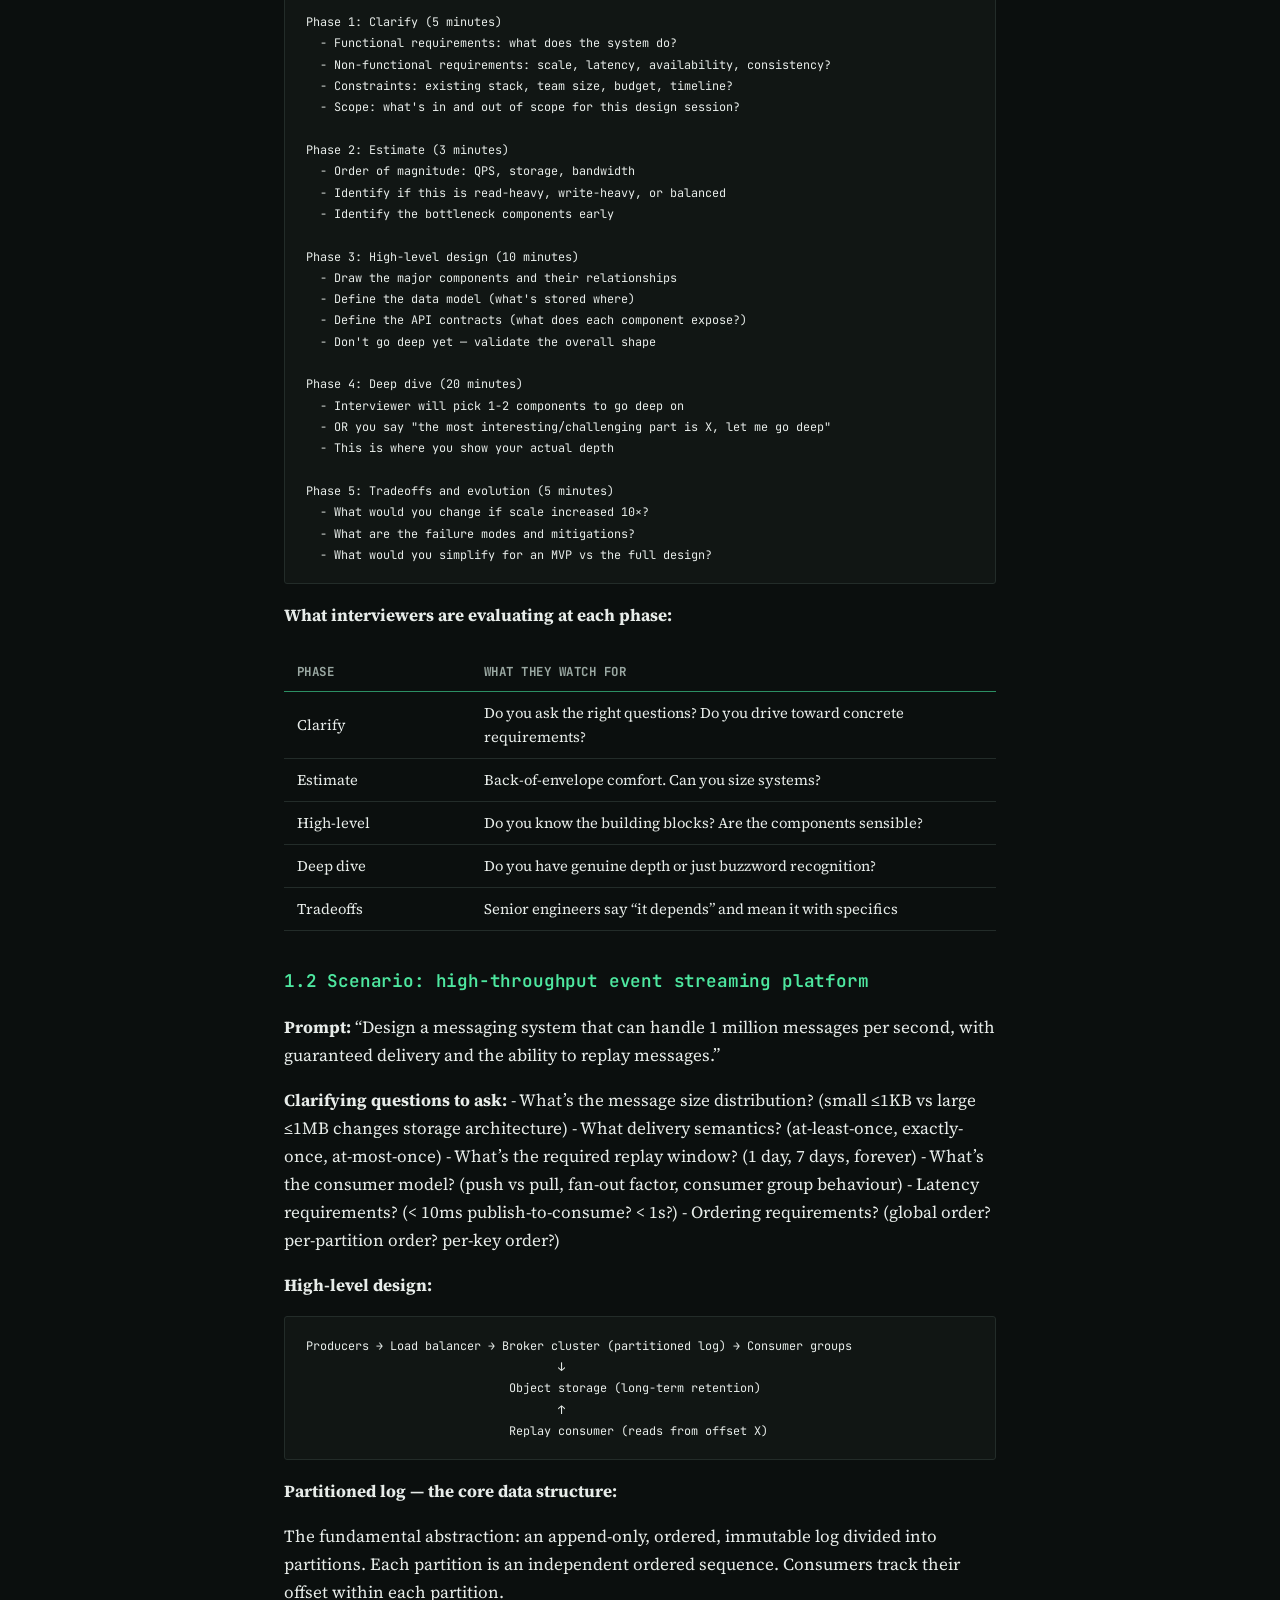
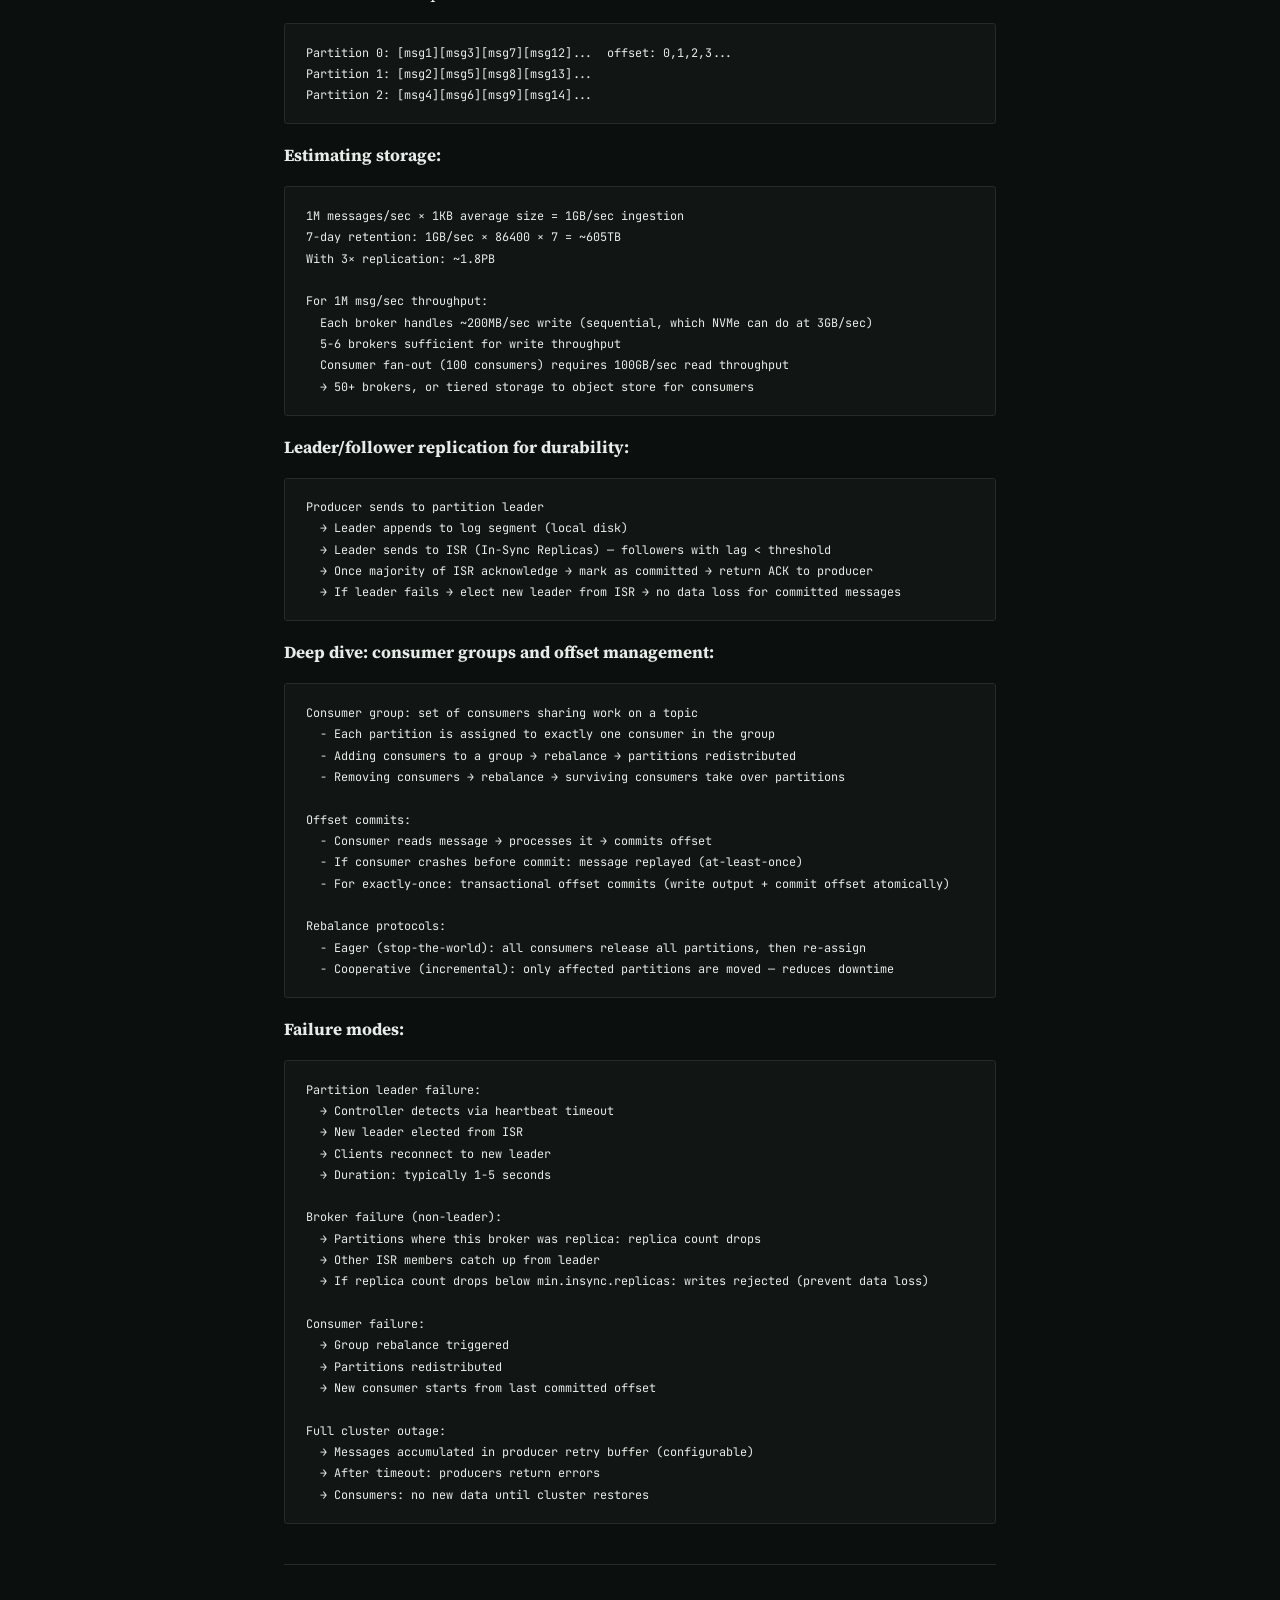
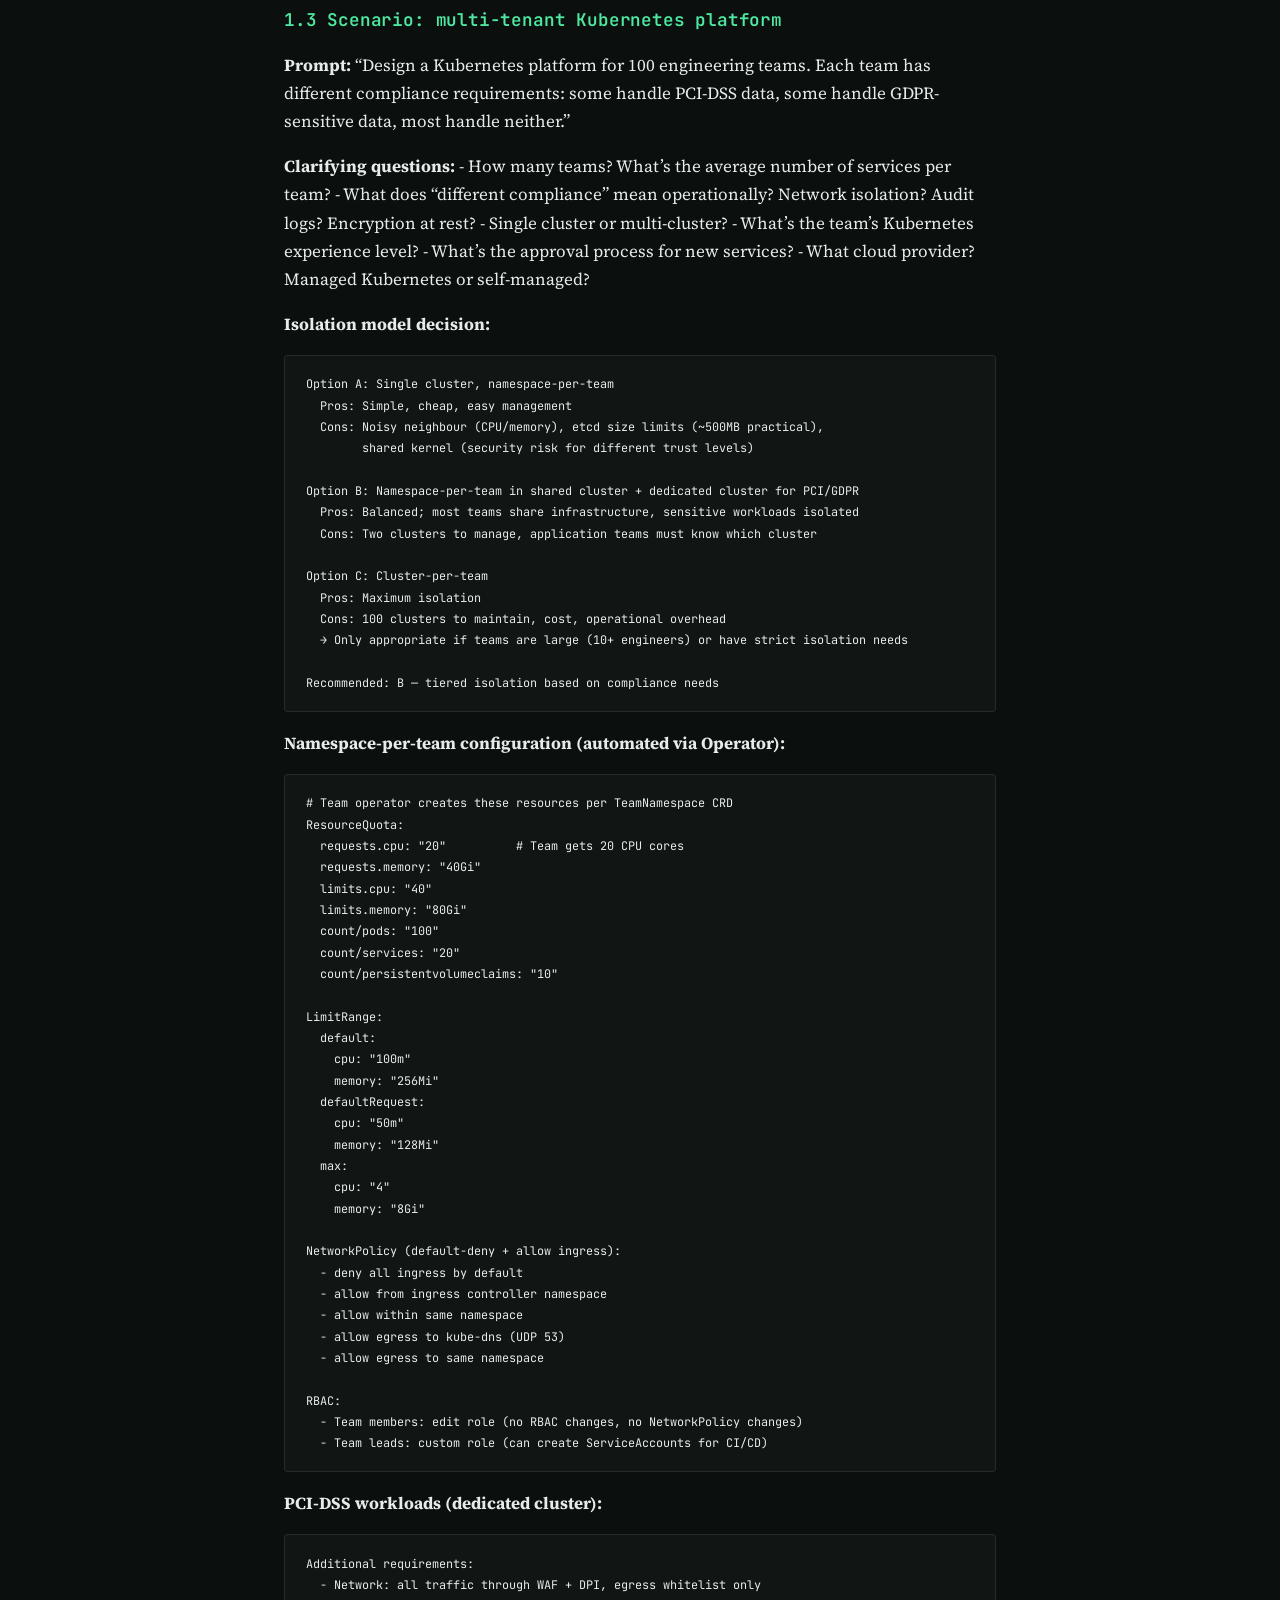
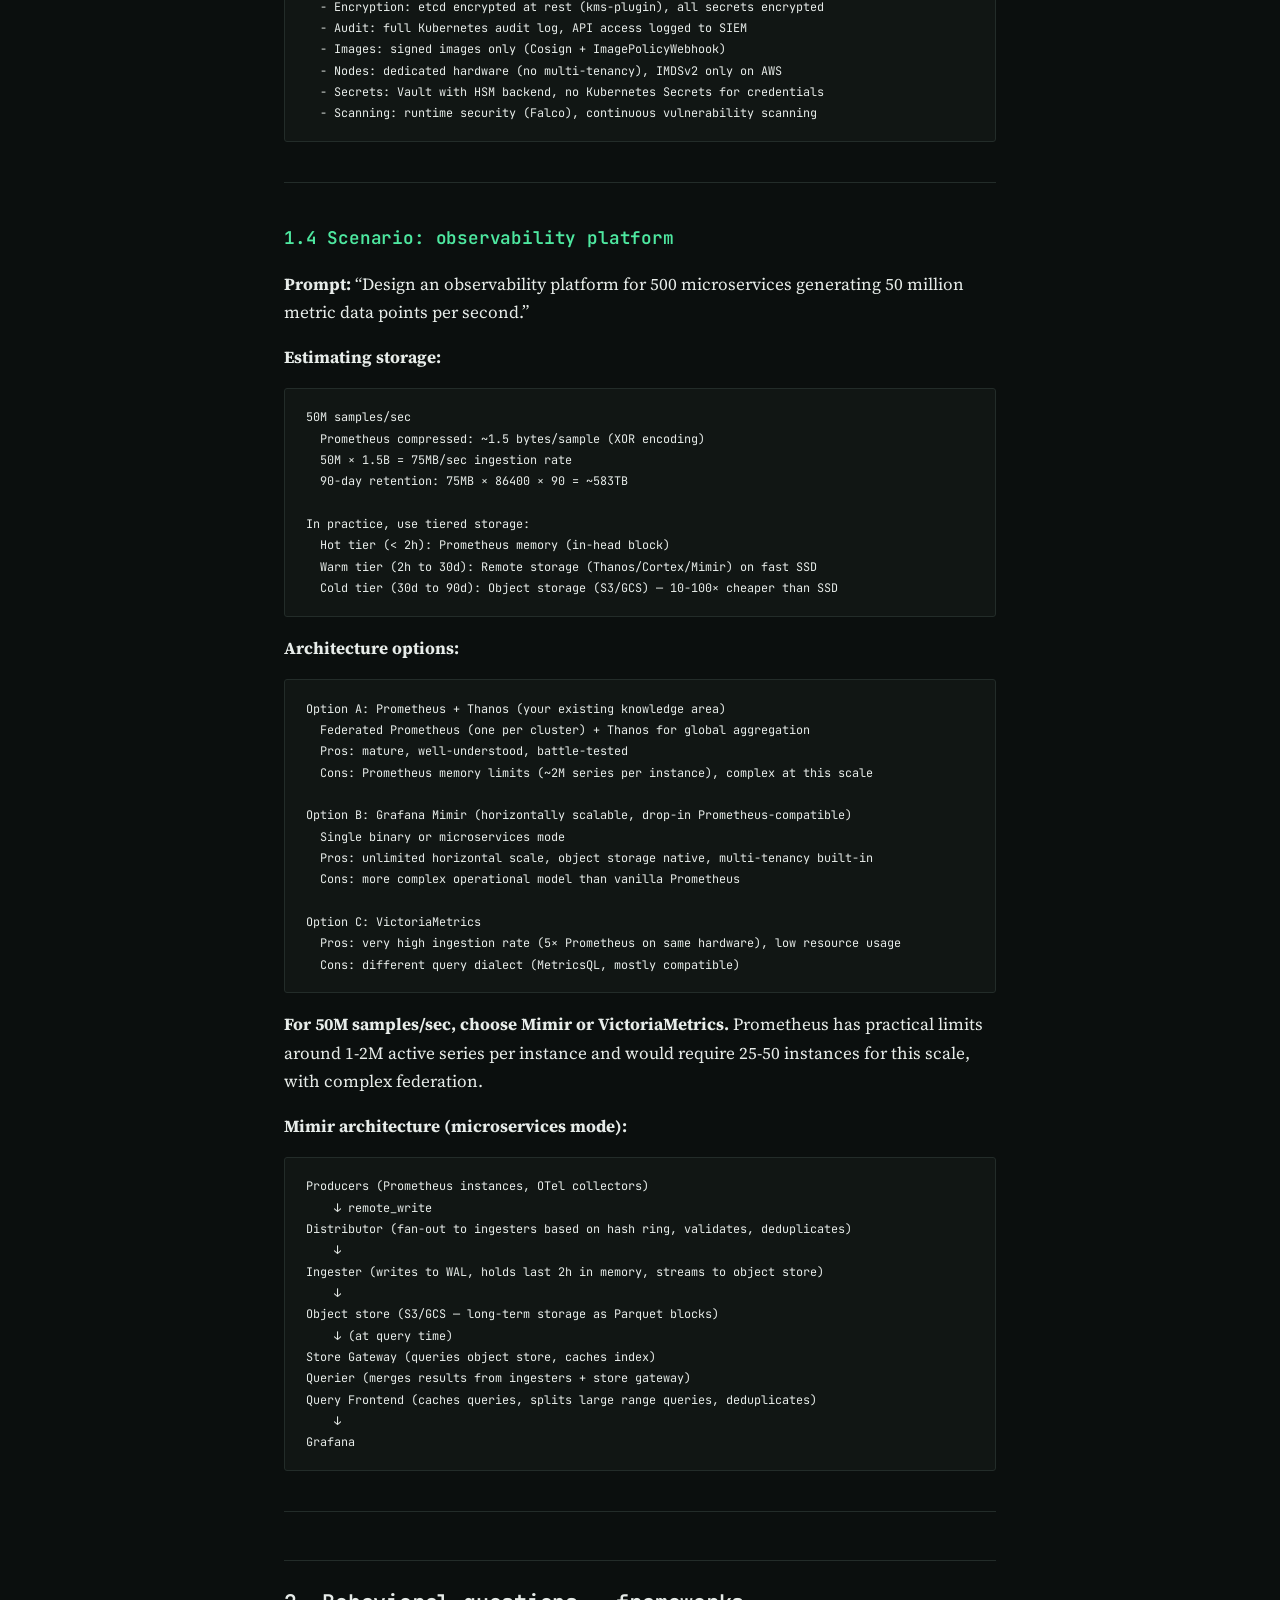
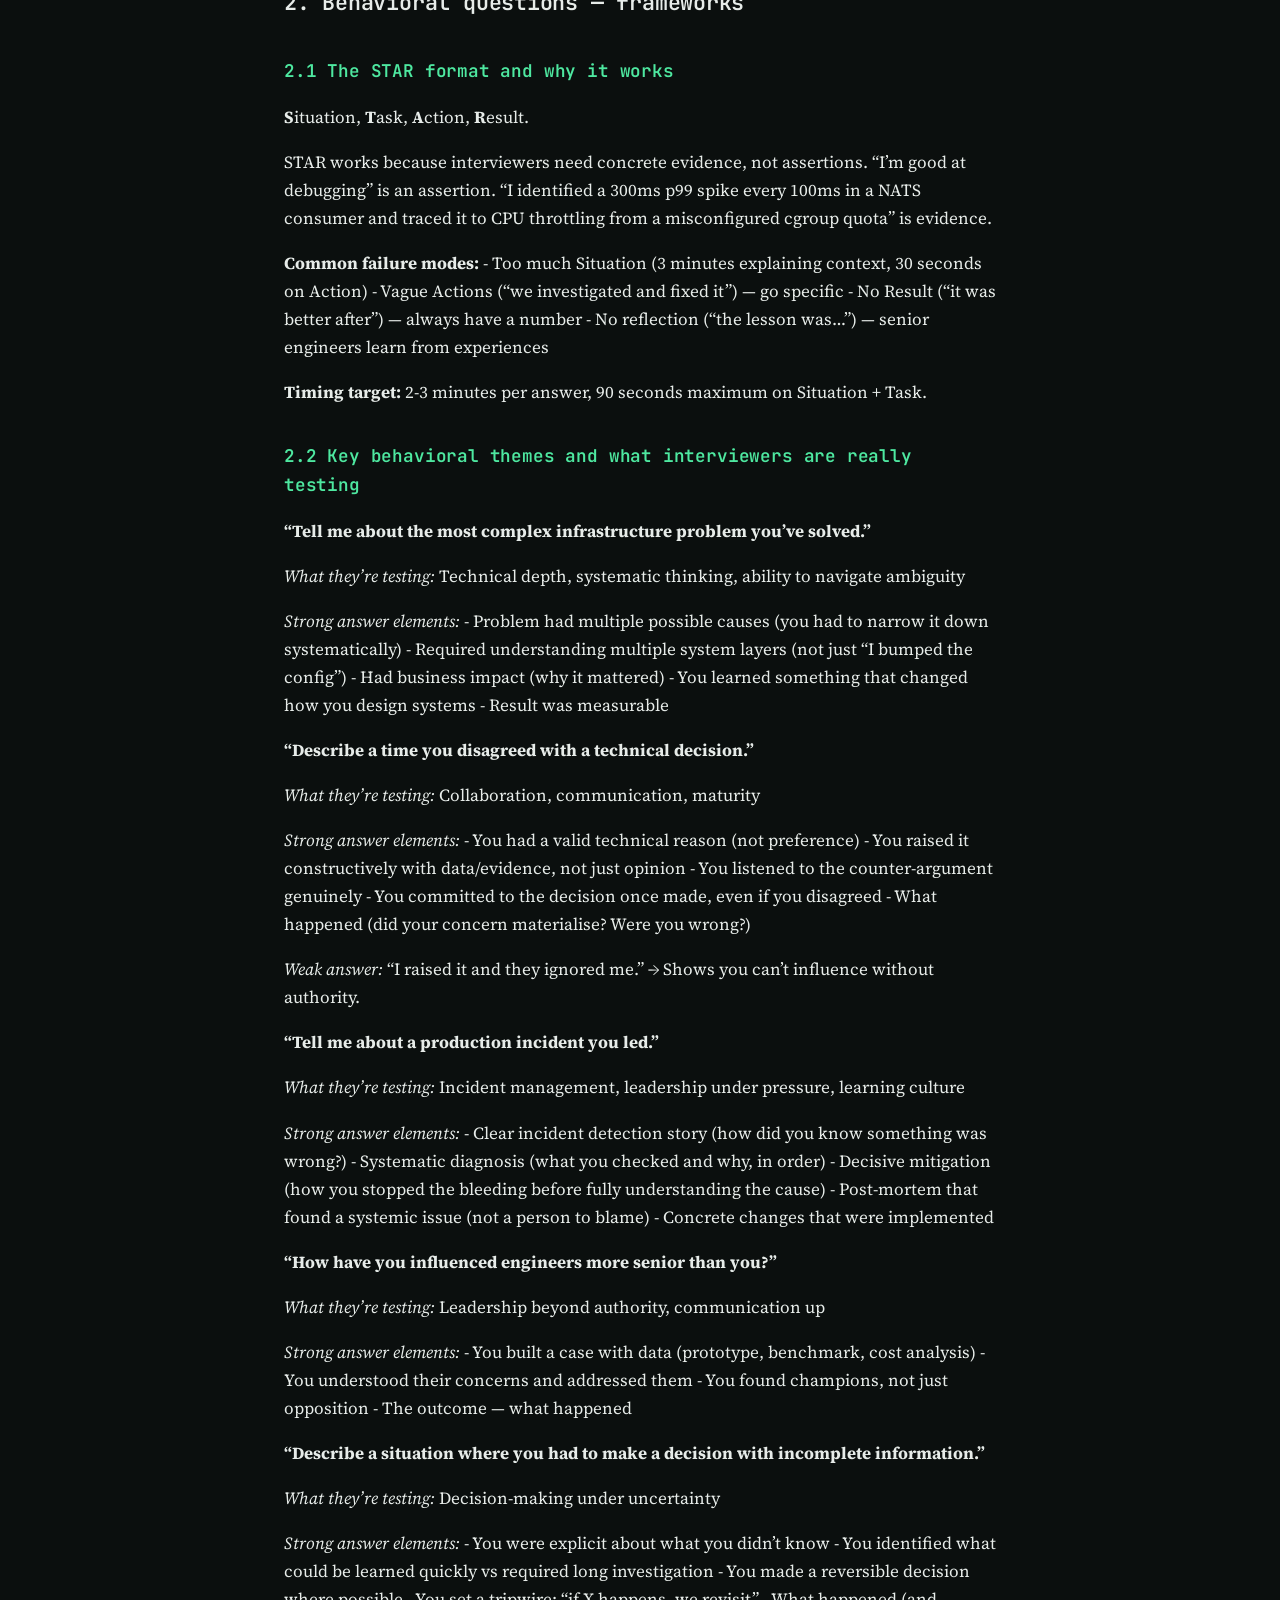
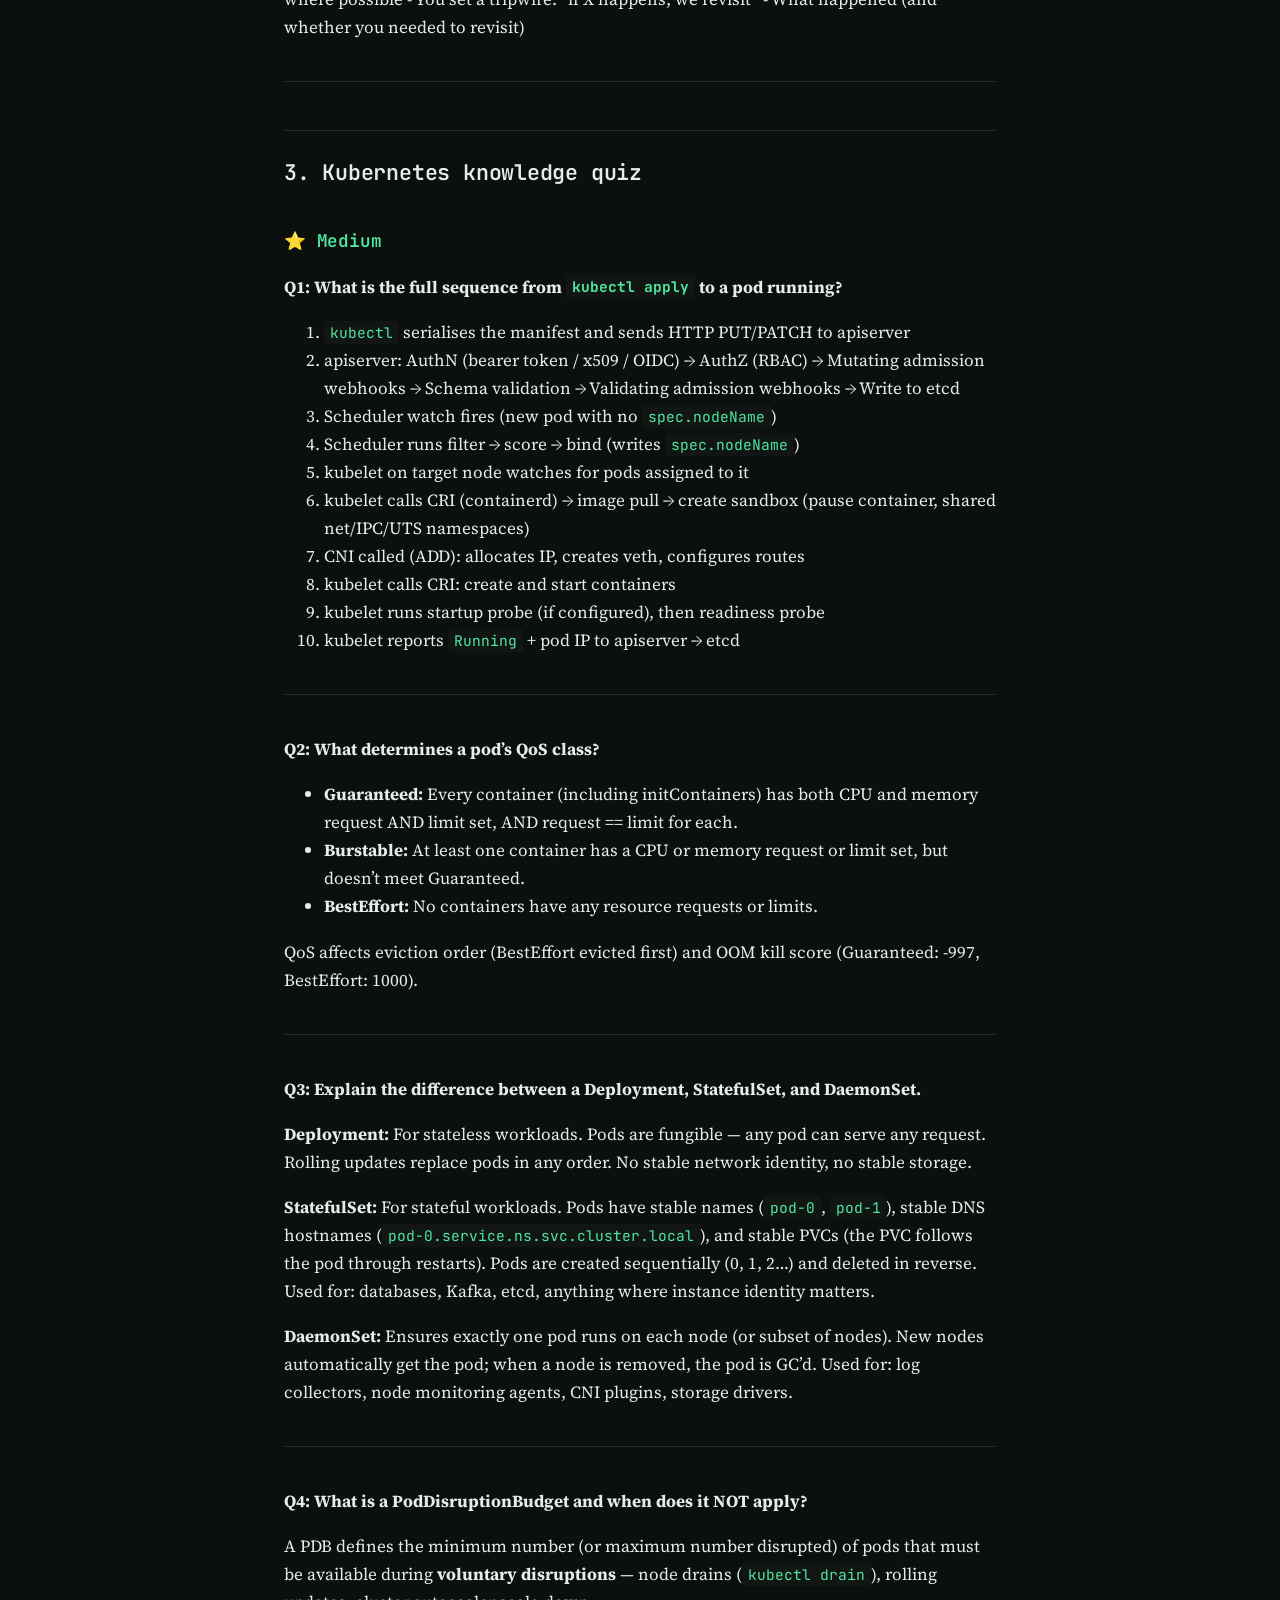
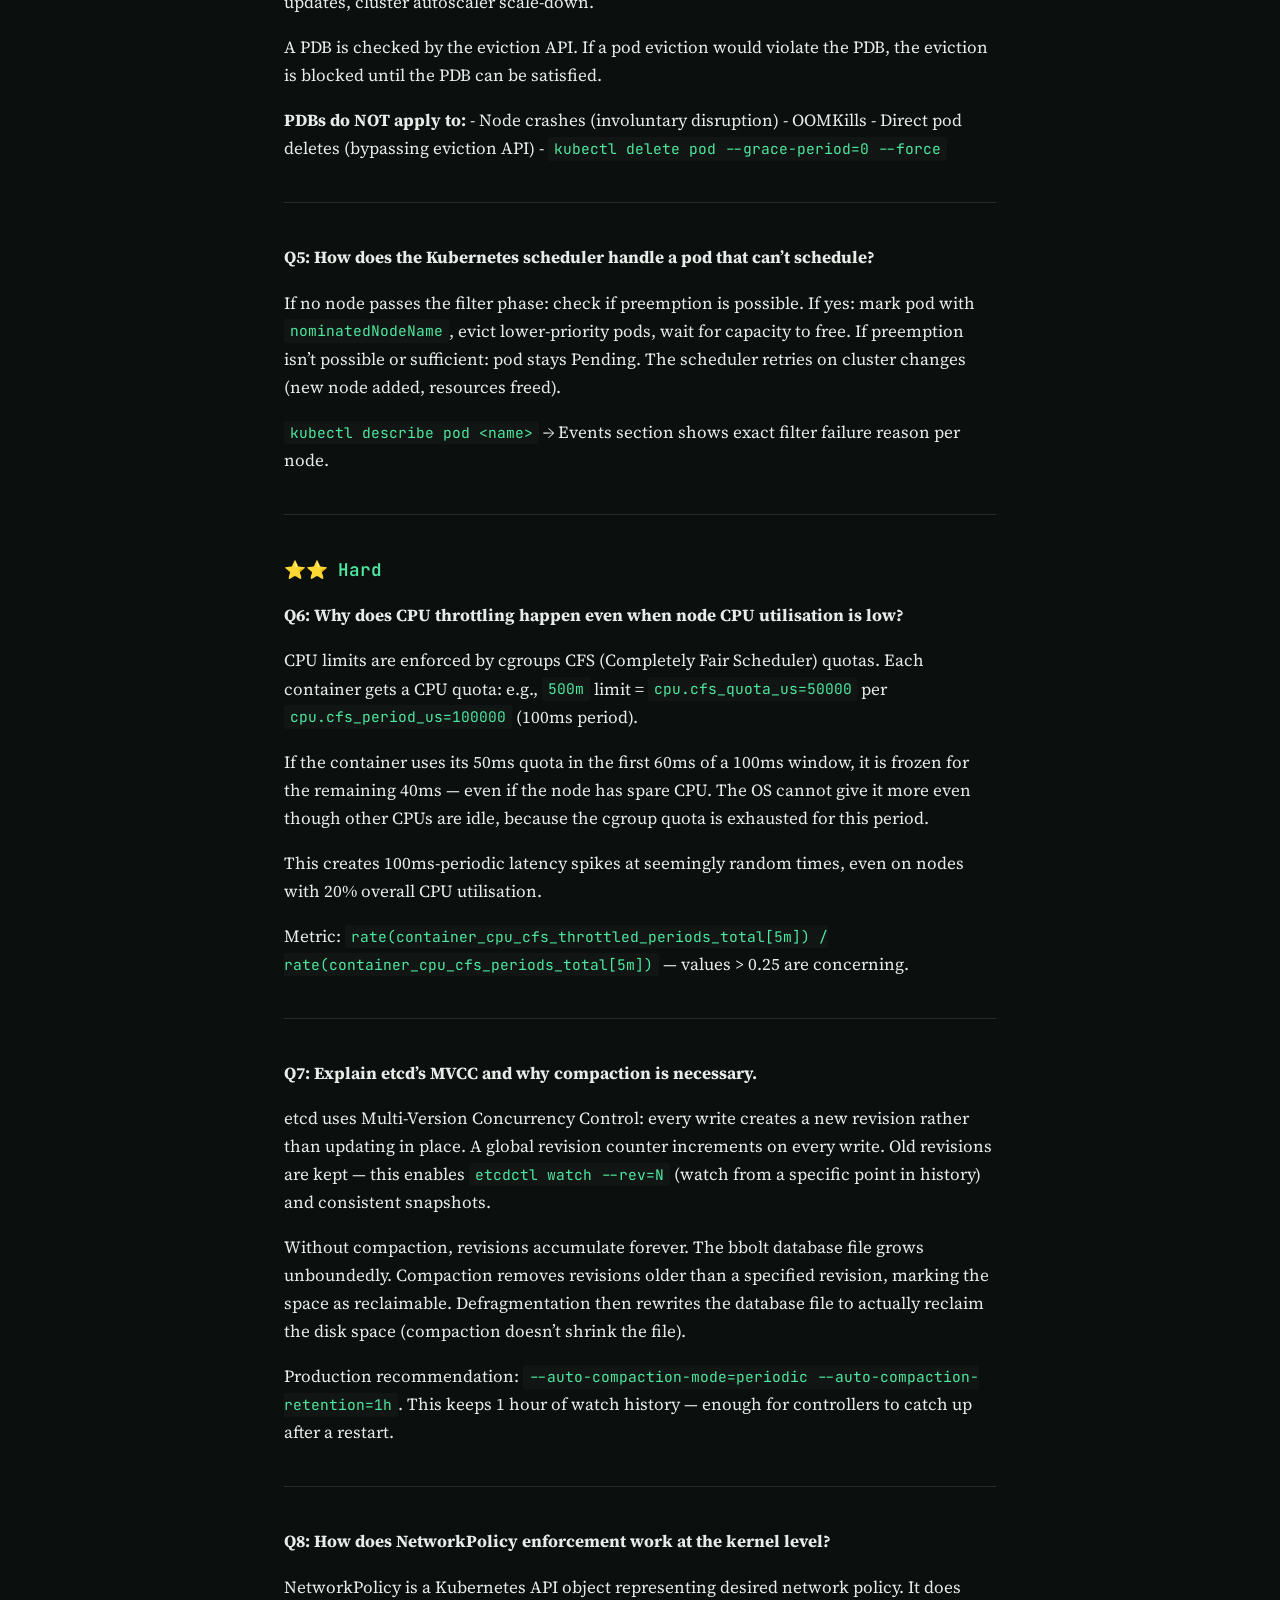
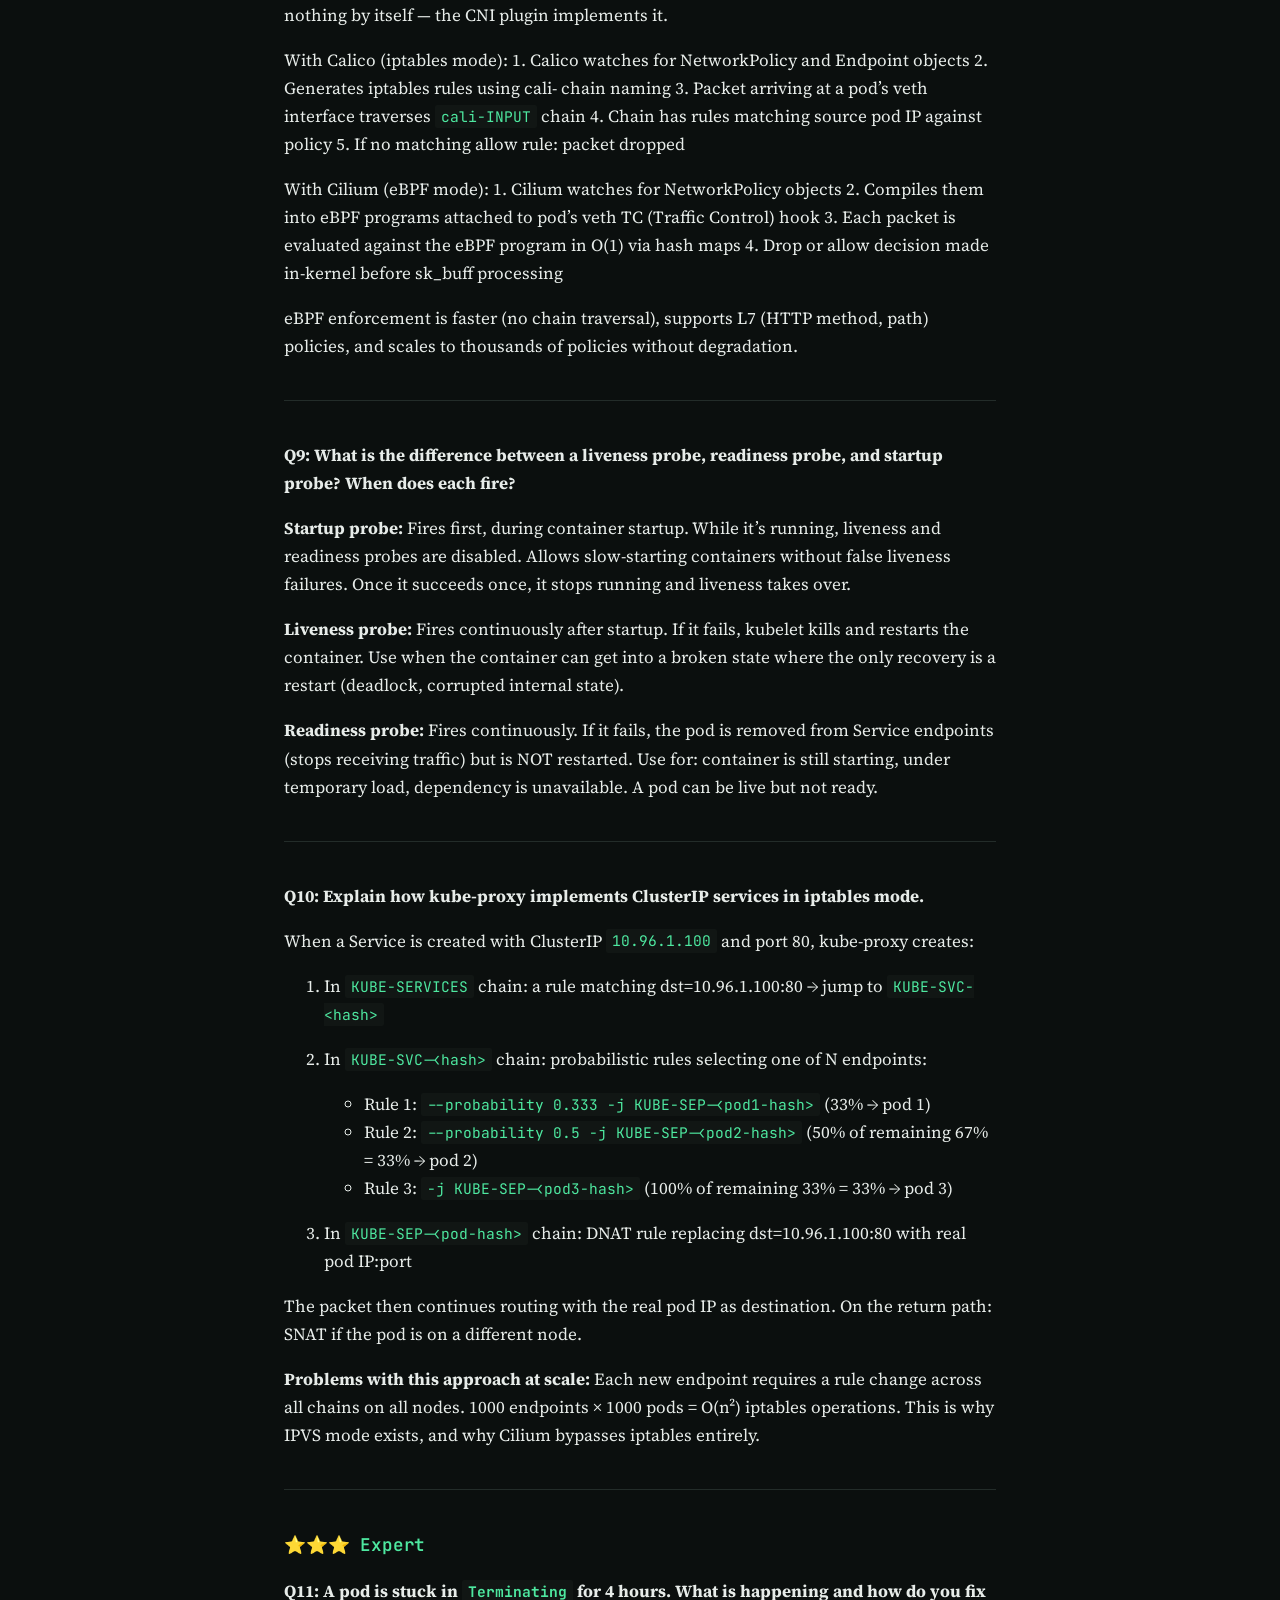
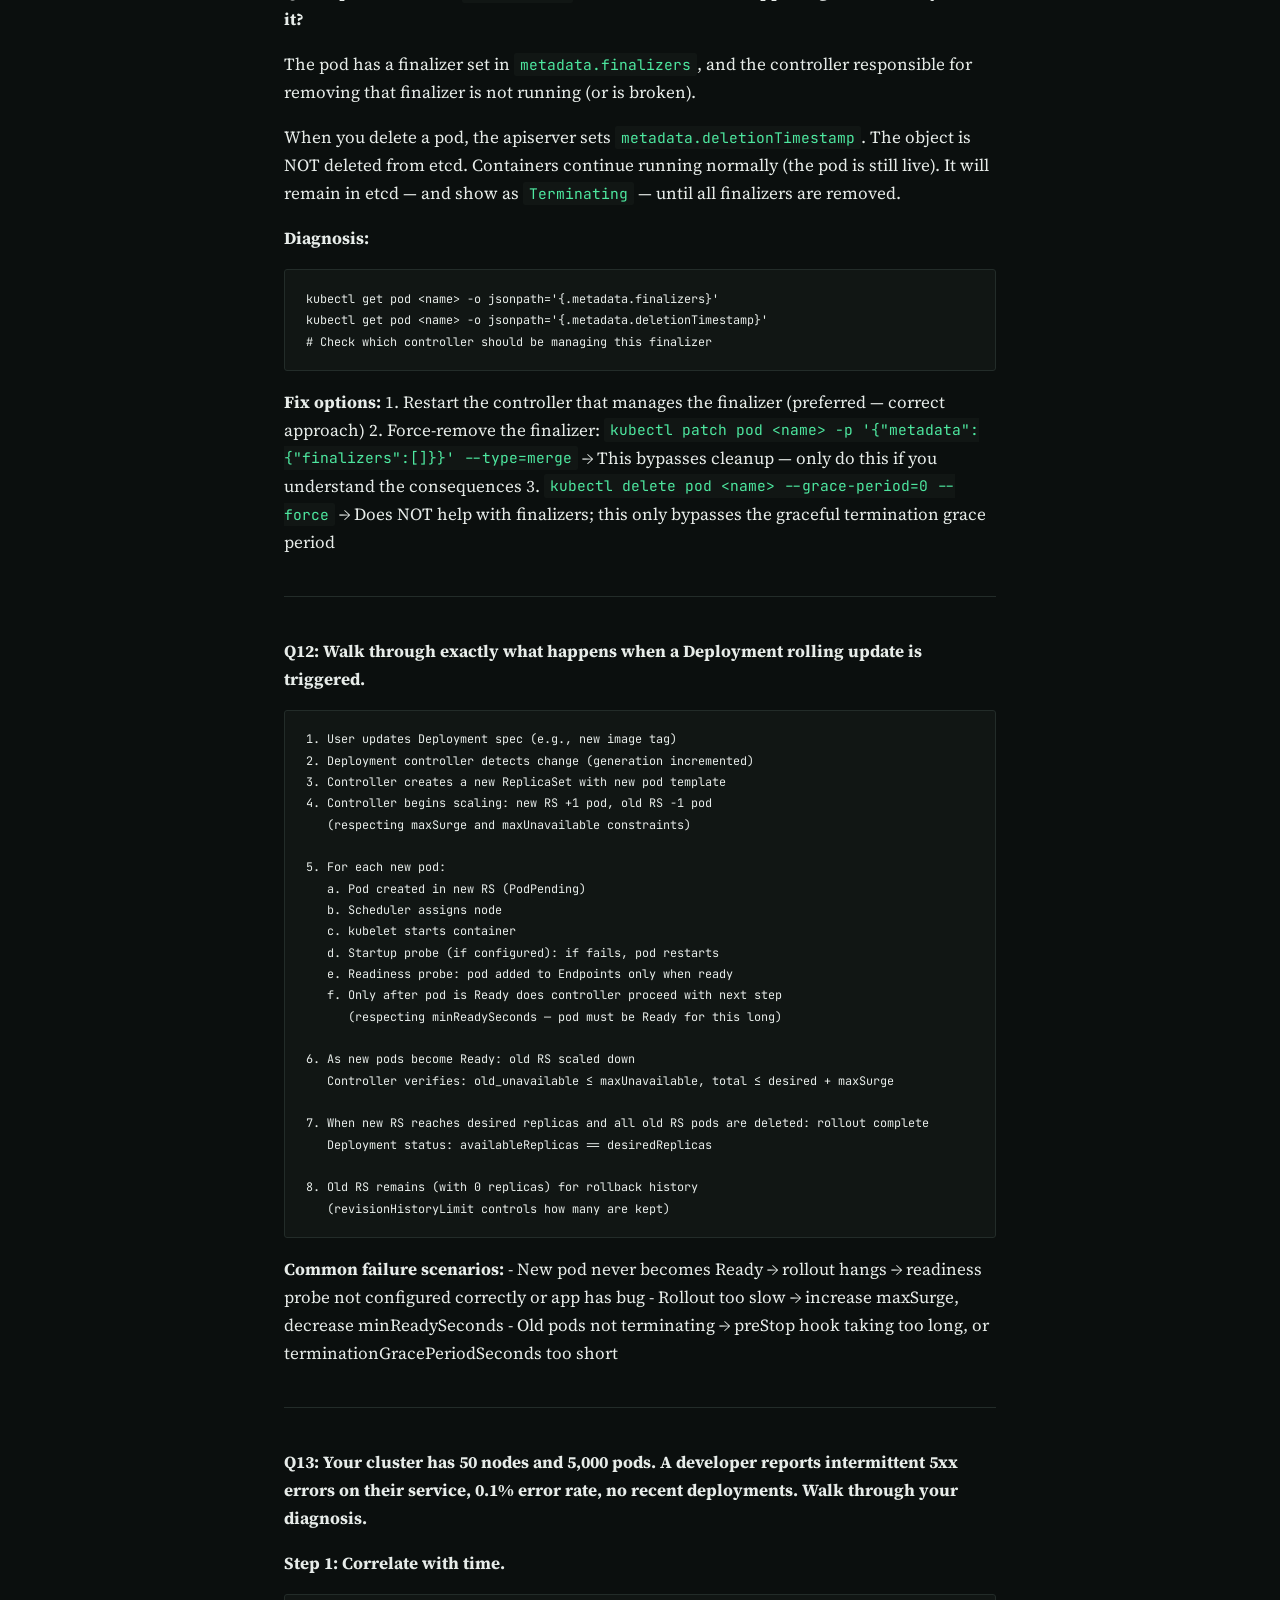
<file: phases/phase6-interview-prep.html>
<!DOCTYPE html>
<html lang="en">
<head>
<meta charset="utf-8">
<meta name="viewport" content="width=device-width, initial-scale=1">
<title>Phase 6 — Interview Prep — Senior Cloud Engineer Study System</title>
<meta name="description" content="System design, behavioral questions, knowledge quiz, common gaps">
<link rel="stylesheet" href="../assets/style.css">
<link rel="icon" href="data:,">
</head>
<body>

<div class="topbar">
  <div class="topbar-inner">
    <a href="../index.html" class="topbar-brand"><span class="dot"></span>cloud-engineer-deepdive</a>
    <nav class="topbar-nav">
      <a href="../index.html">index</a>
      <a href="../phases/phase1-foundation-gaps.html">01 foundation</a>
      <a href="../phases/deepdive-networking.html" class="nav-sub">↳ networking</a>
      <a href="../phases/phase2-kubernetes-mastery.html">02 kubernetes</a>
      <a href="../phases/phase3-observability-sre.html">03 observability</a>
      <a href="../phases/phase4-architecture-design.html">04 architecture</a>
      <a href="../phases/phase5-security-concepts.html">05 security</a>
      <a href="../phases/phase6-interview-prep.html" class="active">06 interview</a>
    </nav>
  </div>
</div>

<div class="page-wrap">
  <div class="doc-eyebrow">06 / 06 — interview prep</div>
<h1 id="phase-5-interview-prep">Phase 5 — Interview Prep</h1>
<h2
id="system-design-behavioral-questions-knowledge-quiz-common-gaps">System
Design, Behavioral Questions, Knowledge Quiz, Common Gaps</h2>
<blockquote>
<p>Interview preparation as a discipline: not memorising answers, but
building the frameworks that generate correct answers under
pressure.</p>
</blockquote>
<div class="topic-legend">
<p><span><span class="swatch" style="background:#6aa6ff"></span>Core
concept</span> <span><span class="swatch"
style="background:#e8b84e"></span>Interview hot topic</span> <span><span
class="swatch" style="background:#b18cff"></span>Architecture
depth</span> <span><span class="swatch"
style="background:#e87a4e"></span>Gap to close</span> <span><span
class="swatch" style="background:#4ee8a0"></span>Hands-on
practice</span></p>
</div>
<div class="topic-grid">
<a class="topic-card" href="#system-design-methodology-and-scenarios">
<h4>
System design scenarios
</h4>
<div class="tags">
<span class="cat cat-interview">Interview hot topic</span><span
class="cat cat-practice">Hands-on practice</span>
</div>
</a> <a class="topic-card" href="#behavioral-questions-frameworks">
<h4>
Behavioral frameworks
</h4>
<div class="tags">
<span class="cat cat-interview">Interview hot topic</span>
</div>
</a> <a class="topic-card" href="#kubernetes-knowledge-quiz">
<h4>
Kubernetes knowledge quiz
</h4>
<div class="tags">
<span class="cat cat-interview">Interview hot topic</span><span
class="cat cat-practice">Hands-on practice</span>
</div>
</a> <a class="topic-card" href="#common-senior-level-gaps">
<h4>
Common senior-level gaps
</h4>
<div class="tags">
<span class="cat cat-gap">Gap to close</span><span
class="cat cat-interview">Interview hot topic</span>
</div>
<p></a></p>
</div>
<hr />
<h2 id="interview-strategy-overview">Interview strategy overview</h2>
<p>Senior cloud engineering interviews test four things, in this
priority order:</p>
<ol type="1">
<li><strong>Systems thinking</strong> — can you reason about tradeoffs,
failure modes, and scale?</li>
<li><strong>Technical depth</strong> — do you have genuine understanding
below the surface?</li>
<li><strong>Communication</strong> — can you explain complex ideas
clearly under time pressure?</li>
<li><strong>Experience</strong> — have you operated real systems and
learned from them?</li>
</ol>
<p>The mistake most engineers make: they prepare answers to questions.
Prepare frameworks instead — systematic ways of thinking through any
problem in the domain. An interviewer who asks “design a message queue”
is really asking “show me how you think about distributed systems.”</p>
<hr />
<h2 id="system-design-methodology-and-scenarios">1. System design —
methodology and scenarios</h2>
<h3 id="the-universal-system-design-framework">1.1 The universal system
design framework</h3>
<p>Use this for every system design question, regardless of the specific
system:</p>
<pre><code>Phase 1: Clarify (5 minutes)
  - Functional requirements: what does the system do?
  - Non-functional requirements: scale, latency, availability, consistency?
  - Constraints: existing stack, team size, budget, timeline?
  - Scope: what&#39;s in and out of scope for this design session?

Phase 2: Estimate (3 minutes)
  - Order of magnitude: QPS, storage, bandwidth
  - Identify if this is read-heavy, write-heavy, or balanced
  - Identify the bottleneck components early

Phase 3: High-level design (10 minutes)
  - Draw the major components and their relationships
  - Define the data model (what&#39;s stored where)
  - Define the API contracts (what does each component expose?)
  - Don&#39;t go deep yet — validate the overall shape

Phase 4: Deep dive (20 minutes)
  - Interviewer will pick 1-2 components to go deep on
  - OR you say &quot;the most interesting/challenging part is X, let me go deep&quot;
  - This is where you show your actual depth

Phase 5: Tradeoffs and evolution (5 minutes)
  - What would you change if scale increased 10×?
  - What are the failure modes and mitigations?
  - What would you simplify for an MVP vs the full design?</code></pre>
<p><strong>What interviewers are evaluating at each phase:</strong></p>
<table>
<colgroup>
<col style="width: 26%" />
<col style="width: 73%" />
</colgroup>
<thead>
<tr>
<th>Phase</th>
<th>What they watch for</th>
</tr>
</thead>
<tbody>
<tr>
<td>Clarify</td>
<td>Do you ask the right questions? Do you drive toward concrete
requirements?</td>
</tr>
<tr>
<td>Estimate</td>
<td>Back-of-envelope comfort. Can you size systems?</td>
</tr>
<tr>
<td>High-level</td>
<td>Do you know the building blocks? Are the components sensible?</td>
</tr>
<tr>
<td>Deep dive</td>
<td>Do you have genuine depth or just buzzword recognition?</td>
</tr>
<tr>
<td>Tradeoffs</td>
<td>Senior engineers say “it depends” and mean it with specifics</td>
</tr>
</tbody>
</table>
<h3 id="scenario-high-throughput-event-streaming-platform">1.2 Scenario:
high-throughput event streaming platform</h3>
<p><strong>Prompt:</strong> “Design a messaging system that can handle 1
million messages per second, with guaranteed delivery and the ability to
replay messages.”</p>
<p><strong>Clarifying questions to ask:</strong> - What’s the message
size distribution? (small ≤1KB vs large ≤1MB changes storage
architecture) - What delivery semantics? (at-least-once, exactly-once,
at-most-once) - What’s the required replay window? (1 day, 7 days,
forever) - What’s the consumer model? (push vs pull, fan-out factor,
consumer group behaviour) - Latency requirements? (&lt; 10ms
publish-to-consume? &lt; 1s?) - Ordering requirements? (global order?
per-partition order? per-key order?)</p>
<p><strong>High-level design:</strong></p>
<pre><code>Producers → Load balancer → Broker cluster (partitioned log) → Consumer groups
                                    ↓
                             Object storage (long-term retention)
                                    ↑
                             Replay consumer (reads from offset X)</code></pre>
<p><strong>Partitioned log — the core data structure:</strong></p>
<p>The fundamental abstraction: an append-only, ordered, immutable log
divided into partitions. Each partition is an independent ordered
sequence. Consumers track their offset within each partition.</p>
<pre><code>Partition 0: [msg1][msg3][msg7][msg12]...  offset: 0,1,2,3...
Partition 1: [msg2][msg5][msg8][msg13]...
Partition 2: [msg4][msg6][msg9][msg14]...</code></pre>
<p><strong>Estimating storage:</strong></p>
<pre><code>1M messages/sec × 1KB average size = 1GB/sec ingestion
7-day retention: 1GB/sec × 86400 × 7 = ~605TB
With 3× replication: ~1.8PB

For 1M msg/sec throughput:
  Each broker handles ~200MB/sec write (sequential, which NVMe can do at 3GB/sec)
  5-6 brokers sufficient for write throughput
  Consumer fan-out (100 consumers) requires 100GB/sec read throughput
  → 50+ brokers, or tiered storage to object store for consumers</code></pre>
<p><strong>Leader/follower replication for durability:</strong></p>
<pre><code>Producer sends to partition leader
  → Leader appends to log segment (local disk)
  → Leader sends to ISR (In-Sync Replicas) — followers with lag &lt; threshold
  → Once majority of ISR acknowledge → mark as committed → return ACK to producer
  → If leader fails → elect new leader from ISR → no data loss for committed messages</code></pre>
<p><strong>Deep dive: consumer groups and offset
management:</strong></p>
<pre><code>Consumer group: set of consumers sharing work on a topic
  - Each partition is assigned to exactly one consumer in the group
  - Adding consumers to a group → rebalance → partitions redistributed
  - Removing consumers → rebalance → surviving consumers take over partitions

Offset commits:
  - Consumer reads message → processes it → commits offset
  - If consumer crashes before commit: message replayed (at-least-once)
  - For exactly-once: transactional offset commits (write output + commit offset atomically)

Rebalance protocols:
  - Eager (stop-the-world): all consumers release all partitions, then re-assign
  - Cooperative (incremental): only affected partitions are moved — reduces downtime</code></pre>
<p><strong>Failure modes:</strong></p>
<pre><code>Partition leader failure:
  → Controller detects via heartbeat timeout
  → New leader elected from ISR
  → Clients reconnect to new leader
  → Duration: typically 1-5 seconds

Broker failure (non-leader):
  → Partitions where this broker was replica: replica count drops
  → Other ISR members catch up from leader
  → If replica count drops below min.insync.replicas: writes rejected (prevent data loss)

Consumer failure:
  → Group rebalance triggered
  → Partitions redistributed
  → New consumer starts from last committed offset

Full cluster outage:
  → Messages accumulated in producer retry buffer (configurable)
  → After timeout: producers return errors
  → Consumers: no new data until cluster restores</code></pre>
<hr />
<h3 id="scenario-multi-tenant-kubernetes-platform">1.3 Scenario:
multi-tenant Kubernetes platform</h3>
<p><strong>Prompt:</strong> “Design a Kubernetes platform for 100
engineering teams. Each team has different compliance requirements: some
handle PCI-DSS data, some handle GDPR-sensitive data, most handle
neither.”</p>
<p><strong>Clarifying questions:</strong> - How many teams? What’s the
average number of services per team? - What does “different compliance”
mean operationally? Network isolation? Audit logs? Encryption at rest? -
Single cluster or multi-cluster? - What’s the team’s Kubernetes
experience level? - What’s the approval process for new services? - What
cloud provider? Managed Kubernetes or self-managed?</p>
<p><strong>Isolation model decision:</strong></p>
<pre><code>Option A: Single cluster, namespace-per-team
  Pros: Simple, cheap, easy management
  Cons: Noisy neighbour (CPU/memory), etcd size limits (~500MB practical),
        shared kernel (security risk for different trust levels)

Option B: Namespace-per-team in shared cluster + dedicated cluster for PCI/GDPR
  Pros: Balanced; most teams share infrastructure, sensitive workloads isolated
  Cons: Two clusters to manage, application teams must know which cluster

Option C: Cluster-per-team
  Pros: Maximum isolation
  Cons: 100 clusters to maintain, cost, operational overhead
  → Only appropriate if teams are large (10+ engineers) or have strict isolation needs

Recommended: B — tiered isolation based on compliance needs</code></pre>
<p><strong>Namespace-per-team configuration (automated via
Operator):</strong></p>
<div class="sourceCode" id="cb9"><pre
class="sourceCode yaml"><code class="sourceCode yaml"><span id="cb9-1"><a href="#cb9-1" aria-hidden="true" tabindex="-1"></a><span class="co"># Team operator creates these resources per TeamNamespace CRD</span></span>
<span id="cb9-2"><a href="#cb9-2" aria-hidden="true" tabindex="-1"></a><span class="fu">ResourceQuota</span><span class="kw">:</span></span>
<span id="cb9-3"><a href="#cb9-3" aria-hidden="true" tabindex="-1"></a><span class="at">  </span><span class="fu">requests.cpu</span><span class="kw">:</span><span class="at"> </span><span class="st">&quot;20&quot;</span><span class="co">          # Team gets 20 CPU cores</span></span>
<span id="cb9-4"><a href="#cb9-4" aria-hidden="true" tabindex="-1"></a><span class="at">  </span><span class="fu">requests.memory</span><span class="kw">:</span><span class="at"> </span><span class="st">&quot;40Gi&quot;</span></span>
<span id="cb9-5"><a href="#cb9-5" aria-hidden="true" tabindex="-1"></a><span class="at">  </span><span class="fu">limits.cpu</span><span class="kw">:</span><span class="at"> </span><span class="st">&quot;40&quot;</span></span>
<span id="cb9-6"><a href="#cb9-6" aria-hidden="true" tabindex="-1"></a><span class="at">  </span><span class="fu">limits.memory</span><span class="kw">:</span><span class="at"> </span><span class="st">&quot;80Gi&quot;</span></span>
<span id="cb9-7"><a href="#cb9-7" aria-hidden="true" tabindex="-1"></a><span class="at">  </span><span class="fu">count/pods</span><span class="kw">:</span><span class="at"> </span><span class="st">&quot;100&quot;</span></span>
<span id="cb9-8"><a href="#cb9-8" aria-hidden="true" tabindex="-1"></a><span class="at">  </span><span class="fu">count/services</span><span class="kw">:</span><span class="at"> </span><span class="st">&quot;20&quot;</span></span>
<span id="cb9-9"><a href="#cb9-9" aria-hidden="true" tabindex="-1"></a><span class="at">  </span><span class="fu">count/persistentvolumeclaims</span><span class="kw">:</span><span class="at"> </span><span class="st">&quot;10&quot;</span></span>
<span id="cb9-10"><a href="#cb9-10" aria-hidden="true" tabindex="-1"></a></span>
<span id="cb9-11"><a href="#cb9-11" aria-hidden="true" tabindex="-1"></a><span class="fu">LimitRange</span><span class="kw">:</span></span>
<span id="cb9-12"><a href="#cb9-12" aria-hidden="true" tabindex="-1"></a><span class="at">  </span><span class="fu">default</span><span class="kw">:</span></span>
<span id="cb9-13"><a href="#cb9-13" aria-hidden="true" tabindex="-1"></a><span class="at">    </span><span class="fu">cpu</span><span class="kw">:</span><span class="at"> </span><span class="st">&quot;100m&quot;</span></span>
<span id="cb9-14"><a href="#cb9-14" aria-hidden="true" tabindex="-1"></a><span class="at">    </span><span class="fu">memory</span><span class="kw">:</span><span class="at"> </span><span class="st">&quot;256Mi&quot;</span></span>
<span id="cb9-15"><a href="#cb9-15" aria-hidden="true" tabindex="-1"></a><span class="at">  </span><span class="fu">defaultRequest</span><span class="kw">:</span></span>
<span id="cb9-16"><a href="#cb9-16" aria-hidden="true" tabindex="-1"></a><span class="at">    </span><span class="fu">cpu</span><span class="kw">:</span><span class="at"> </span><span class="st">&quot;50m&quot;</span></span>
<span id="cb9-17"><a href="#cb9-17" aria-hidden="true" tabindex="-1"></a><span class="at">    </span><span class="fu">memory</span><span class="kw">:</span><span class="at"> </span><span class="st">&quot;128Mi&quot;</span></span>
<span id="cb9-18"><a href="#cb9-18" aria-hidden="true" tabindex="-1"></a><span class="at">  </span><span class="fu">max</span><span class="kw">:</span></span>
<span id="cb9-19"><a href="#cb9-19" aria-hidden="true" tabindex="-1"></a><span class="at">    </span><span class="fu">cpu</span><span class="kw">:</span><span class="at"> </span><span class="st">&quot;4&quot;</span></span>
<span id="cb9-20"><a href="#cb9-20" aria-hidden="true" tabindex="-1"></a><span class="at">    </span><span class="fu">memory</span><span class="kw">:</span><span class="at"> </span><span class="st">&quot;8Gi&quot;</span></span>
<span id="cb9-21"><a href="#cb9-21" aria-hidden="true" tabindex="-1"></a></span>
<span id="cb9-22"><a href="#cb9-22" aria-hidden="true" tabindex="-1"></a><span class="fu">NetworkPolicy (default-deny + allow ingress)</span><span class="kw">:</span></span>
<span id="cb9-23"><a href="#cb9-23" aria-hidden="true" tabindex="-1"></a><span class="at">  </span><span class="kw">-</span><span class="at"> deny all ingress by default</span></span>
<span id="cb9-24"><a href="#cb9-24" aria-hidden="true" tabindex="-1"></a><span class="at">  </span><span class="kw">-</span><span class="at"> allow from ingress controller namespace</span></span>
<span id="cb9-25"><a href="#cb9-25" aria-hidden="true" tabindex="-1"></a><span class="at">  </span><span class="kw">-</span><span class="at"> allow within same namespace</span></span>
<span id="cb9-26"><a href="#cb9-26" aria-hidden="true" tabindex="-1"></a><span class="at">  </span><span class="kw">-</span><span class="at"> allow egress to kube-dns (UDP 53)</span></span>
<span id="cb9-27"><a href="#cb9-27" aria-hidden="true" tabindex="-1"></a><span class="at">  </span><span class="kw">-</span><span class="at"> allow egress to same namespace</span></span>
<span id="cb9-28"><a href="#cb9-28" aria-hidden="true" tabindex="-1"></a></span>
<span id="cb9-29"><a href="#cb9-29" aria-hidden="true" tabindex="-1"></a><span class="fu">RBAC</span><span class="kw">:</span></span>
<span id="cb9-30"><a href="#cb9-30" aria-hidden="true" tabindex="-1"></a><span class="at">  </span><span class="kw">-</span><span class="at"> </span><span class="fu">Team members</span><span class="kw">:</span><span class="at"> edit role (no RBAC changes, no NetworkPolicy changes)</span></span>
<span id="cb9-31"><a href="#cb9-31" aria-hidden="true" tabindex="-1"></a><span class="at">  </span><span class="kw">-</span><span class="at"> </span><span class="fu">Team leads</span><span class="kw">:</span><span class="at"> custom role (can create ServiceAccounts for CI/CD)</span></span></code></pre></div>
<p><strong>PCI-DSS workloads (dedicated cluster):</strong></p>
<pre><code>Additional requirements:
  - Network: all traffic through WAF + DPI, egress whitelist only
  - Encryption: etcd encrypted at rest (kms-plugin), all secrets encrypted
  - Audit: full Kubernetes audit log, API access logged to SIEM
  - Images: signed images only (Cosign + ImagePolicyWebhook)
  - Nodes: dedicated hardware (no multi-tenancy), IMDSv2 only on AWS
  - Secrets: Vault with HSM backend, no Kubernetes Secrets for credentials
  - Scanning: runtime security (Falco), continuous vulnerability scanning</code></pre>
<hr />
<h3 id="scenario-observability-platform">1.4 Scenario: observability
platform</h3>
<p><strong>Prompt:</strong> “Design an observability platform for 500
microservices generating 50 million metric data points per second.”</p>
<p><strong>Estimating storage:</strong></p>
<pre><code>50M samples/sec
  Prometheus compressed: ~1.5 bytes/sample (XOR encoding)
  50M × 1.5B = 75MB/sec ingestion rate
  90-day retention: 75MB × 86400 × 90 = ~583TB

In practice, use tiered storage:
  Hot tier (&lt; 2h): Prometheus memory (in-head block)
  Warm tier (2h to 30d): Remote storage (Thanos/Cortex/Mimir) on fast SSD
  Cold tier (30d to 90d): Object storage (S3/GCS) — 10-100× cheaper than SSD</code></pre>
<p><strong>Architecture options:</strong></p>
<pre><code>Option A: Prometheus + Thanos (your existing knowledge area)
  Federated Prometheus (one per cluster) + Thanos for global aggregation
  Pros: mature, well-understood, battle-tested
  Cons: Prometheus memory limits (~2M series per instance), complex at this scale

Option B: Grafana Mimir (horizontally scalable, drop-in Prometheus-compatible)
  Single binary or microservices mode
  Pros: unlimited horizontal scale, object storage native, multi-tenancy built-in
  Cons: more complex operational model than vanilla Prometheus

Option C: VictoriaMetrics
  Pros: very high ingestion rate (5× Prometheus on same hardware), low resource usage
  Cons: different query dialect (MetricsQL, mostly compatible)</code></pre>
<p><strong>For 50M samples/sec, choose Mimir or
VictoriaMetrics.</strong> Prometheus has practical limits around 1-2M
active series per instance and would require 25-50 instances for this
scale, with complex federation.</p>
<p><strong>Mimir architecture (microservices mode):</strong></p>
<pre><code>Producers (Prometheus instances, OTel collectors)
    ↓ remote_write
Distributor (fan-out to ingesters based on hash ring, validates, deduplicates)
    ↓
Ingester (writes to WAL, holds last 2h in memory, streams to object store)
    ↓
Object store (S3/GCS — long-term storage as Parquet blocks)
    ↓ (at query time)
Store Gateway (queries object store, caches index)
Querier (merges results from ingesters + store gateway)
Query Frontend (caches queries, splits large range queries, deduplicates)
    ↓
Grafana</code></pre>
<hr />
<h2 id="behavioral-questions-frameworks">2. Behavioral questions —
frameworks</h2>
<h3 id="the-star-format-and-why-it-works">2.1 The STAR format and why it
works</h3>
<p><strong>S</strong>ituation, <strong>T</strong>ask,
<strong>A</strong>ction, <strong>R</strong>esult.</p>
<p>STAR works because interviewers need concrete evidence, not
assertions. “I’m good at debugging” is an assertion. “I identified a
300ms p99 spike every 100ms in a NATS consumer and traced it to CPU
throttling from a misconfigured cgroup quota” is evidence.</p>
<p><strong>Common failure modes:</strong> - Too much Situation (3
minutes explaining context, 30 seconds on Action) - Vague Actions (“we
investigated and fixed it”) — go specific - No Result (“it was better
after”) — always have a number - No reflection (“the lesson was…”) —
senior engineers learn from experiences</p>
<p><strong>Timing target:</strong> 2-3 minutes per answer, 90 seconds
maximum on Situation + Task.</p>
<h3
id="key-behavioral-themes-and-what-interviewers-are-really-testing">2.2
Key behavioral themes and what interviewers are really testing</h3>
<p><strong>“Tell me about the most complex infrastructure problem you’ve
solved.”</strong></p>
<p><em>What they’re testing:</em> Technical depth, systematic thinking,
ability to navigate ambiguity</p>
<p><em>Strong answer elements:</em> - Problem had multiple possible
causes (you had to narrow it down systematically) - Required
understanding multiple system layers (not just “I bumped the config”) -
Had business impact (why it mattered) - You learned something that
changed how you design systems - Result was measurable</p>
<p><strong>“Describe a time you disagreed with a technical
decision.”</strong></p>
<p><em>What they’re testing:</em> Collaboration, communication,
maturity</p>
<p><em>Strong answer elements:</em> - You had a valid technical reason
(not preference) - You raised it constructively with data/evidence, not
just opinion - You listened to the counter-argument genuinely - You
committed to the decision once made, even if you disagreed - What
happened (did your concern materialise? Were you wrong?)</p>
<p><em>Weak answer:</em> “I raised it and they ignored me.” → Shows you
can’t influence without authority.</p>
<p><strong>“Tell me about a production incident you led.”</strong></p>
<p><em>What they’re testing:</em> Incident management, leadership under
pressure, learning culture</p>
<p><em>Strong answer elements:</em> - Clear incident detection story
(how did you know something was wrong?) - Systematic diagnosis (what you
checked and why, in order) - Decisive mitigation (how you stopped the
bleeding before fully understanding the cause) - Post-mortem that found
a systemic issue (not a person to blame) - Concrete changes that were
implemented</p>
<p><strong>“How have you influenced engineers more senior than
you?”</strong></p>
<p><em>What they’re testing:</em> Leadership beyond authority,
communication up</p>
<p><em>Strong answer elements:</em> - You built a case with data
(prototype, benchmark, cost analysis) - You understood their concerns
and addressed them - You found champions, not just opposition - The
outcome — what happened</p>
<p><strong>“Describe a situation where you had to make a decision with
incomplete information.”</strong></p>
<p><em>What they’re testing:</em> Decision-making under uncertainty</p>
<p><em>Strong answer elements:</em> - You were explicit about what you
didn’t know - You identified what could be learned quickly vs required
long investigation - You made a reversible decision where possible - You
set a tripwire: “if X happens, we revisit” - What happened (and whether
you needed to revisit)</p>
<hr />
<h2 id="kubernetes-knowledge-quiz">3. Kubernetes knowledge quiz</h2>
<h3 id="medium">⭐ Medium</h3>
<p><strong>Q1: What is the full sequence from <code>kubectl apply</code>
to a pod running?</strong></p>
<ol type="1">
<li><code>kubectl</code> serialises the manifest and sends HTTP
PUT/PATCH to apiserver</li>
<li>apiserver: AuthN (bearer token / x509 / OIDC) → AuthZ (RBAC) →
Mutating admission webhooks → Schema validation → Validating admission
webhooks → Write to etcd</li>
<li>Scheduler watch fires (new pod with no
<code>spec.nodeName</code>)</li>
<li>Scheduler runs filter → score → bind (writes
<code>spec.nodeName</code>)</li>
<li>kubelet on target node watches for pods assigned to it</li>
<li>kubelet calls CRI (containerd) → image pull → create sandbox (pause
container, shared net/IPC/UTS namespaces)</li>
<li>CNI called (ADD): allocates IP, creates veth, configures routes</li>
<li>kubelet calls CRI: create and start containers</li>
<li>kubelet runs startup probe (if configured), then readiness
probe</li>
<li>kubelet reports <code>Running</code> + pod IP to apiserver →
etcd</li>
</ol>
<hr />
<p><strong>Q2: What determines a pod’s QoS class?</strong></p>
<ul>
<li><strong>Guaranteed:</strong> Every container (including
initContainers) has both CPU and memory request AND limit set, AND
request == limit for each.</li>
<li><strong>Burstable:</strong> At least one container has a CPU or
memory request or limit set, but doesn’t meet Guaranteed.</li>
<li><strong>BestEffort:</strong> No containers have any resource
requests or limits.</li>
</ul>
<p>QoS affects eviction order (BestEffort evicted first) and OOM kill
score (Guaranteed: -997, BestEffort: 1000).</p>
<hr />
<p><strong>Q3: Explain the difference between a Deployment, StatefulSet,
and DaemonSet.</strong></p>
<p><strong>Deployment:</strong> For stateless workloads. Pods are
fungible — any pod can serve any request. Rolling updates replace pods
in any order. No stable network identity, no stable storage.</p>
<p><strong>StatefulSet:</strong> For stateful workloads. Pods have
stable names (<code>pod-0</code>, <code>pod-1</code>), stable DNS
hostnames (<code>pod-0.service.ns.svc.cluster.local</code>), and stable
PVCs (the PVC follows the pod through restarts). Pods are created
sequentially (0, 1, 2…) and deleted in reverse. Used for: databases,
Kafka, etcd, anything where instance identity matters.</p>
<p><strong>DaemonSet:</strong> Ensures exactly one pod runs on each node
(or subset of nodes). New nodes automatically get the pod; when a node
is removed, the pod is GC’d. Used for: log collectors, node monitoring
agents, CNI plugins, storage drivers.</p>
<hr />
<p><strong>Q4: What is a PodDisruptionBudget and when does it NOT
apply?</strong></p>
<p>A PDB defines the minimum number (or maximum number disrupted) of
pods that must be available during <strong>voluntary
disruptions</strong> — node drains (<code>kubectl drain</code>), rolling
updates, cluster autoscaler scale-down.</p>
<p>A PDB is checked by the eviction API. If a pod eviction would violate
the PDB, the eviction is blocked until the PDB can be satisfied.</p>
<p><strong>PDBs do NOT apply to:</strong> - Node crashes (involuntary
disruption) - OOMKills - Direct pod deletes (bypassing eviction API) -
<code>kubectl delete pod --grace-period=0 --force</code></p>
<hr />
<p><strong>Q5: How does the Kubernetes scheduler handle a pod that can’t
schedule?</strong></p>
<p>If no node passes the filter phase: check if preemption is possible.
If yes: mark pod with <code>nominatedNodeName</code>, evict
lower-priority pods, wait for capacity to free. If preemption isn’t
possible or sufficient: pod stays Pending. The scheduler retries on
cluster changes (new node added, resources freed).</p>
<p><code>kubectl describe pod &lt;name&gt;</code> → Events section shows
exact filter failure reason per node.</p>
<hr />
<h3 id="hard">⭐⭐ Hard</h3>
<p><strong>Q6: Why does CPU throttling happen even when node CPU
utilisation is low?</strong></p>
<p>CPU limits are enforced by cgroups CFS (Completely Fair Scheduler)
quotas. Each container gets a CPU quota: e.g., <code>500m</code> limit =
<code>cpu.cfs_quota_us=50000</code> per
<code>cpu.cfs_period_us=100000</code> (100ms period).</p>
<p>If the container uses its 50ms quota in the first 60ms of a 100ms
window, it is frozen for the remaining 40ms — even if the node has spare
CPU. The OS cannot give it more even though other CPUs are idle, because
the cgroup quota is exhausted for this period.</p>
<p>This creates 100ms-periodic latency spikes at seemingly random times,
even on nodes with 20% overall CPU utilisation.</p>
<p>Metric:
<code>rate(container_cpu_cfs_throttled_periods_total[5m]) / rate(container_cpu_cfs_periods_total[5m])</code>
— values &gt; 0.25 are concerning.</p>
<hr />
<p><strong>Q7: Explain etcd’s MVCC and why compaction is
necessary.</strong></p>
<p>etcd uses Multi-Version Concurrency Control: every write creates a
new revision rather than updating in place. A global revision counter
increments on every write. Old revisions are kept — this enables
<code>etcdctl watch --rev=N</code> (watch from a specific point in
history) and consistent snapshots.</p>
<p>Without compaction, revisions accumulate forever. The bbolt database
file grows unboundedly. Compaction removes revisions older than a
specified revision, marking the space as reclaimable. Defragmentation
then rewrites the database file to actually reclaim the disk space
(compaction doesn’t shrink the file).</p>
<p>Production recommendation:
<code>--auto-compaction-mode=periodic --auto-compaction-retention=1h</code>.
This keeps 1 hour of watch history — enough for controllers to catch up
after a restart.</p>
<hr />
<p><strong>Q8: How does NetworkPolicy enforcement work at the kernel
level?</strong></p>
<p>NetworkPolicy is a Kubernetes API object representing desired network
policy. It does nothing by itself — the CNI plugin implements it.</p>
<p>With Calico (iptables mode): 1. Calico watches for NetworkPolicy and
Endpoint objects 2. Generates iptables rules using cali- chain naming 3.
Packet arriving at a pod’s veth interface traverses
<code>cali-INPUT</code> chain 4. Chain has rules matching source pod IP
against policy 5. If no matching allow rule: packet dropped</p>
<p>With Cilium (eBPF mode): 1. Cilium watches for NetworkPolicy objects
2. Compiles them into eBPF programs attached to pod’s veth TC (Traffic
Control) hook 3. Each packet is evaluated against the eBPF program in
O(1) via hash maps 4. Drop or allow decision made in-kernel before
sk_buff processing</p>
<p>eBPF enforcement is faster (no chain traversal), supports L7 (HTTP
method, path) policies, and scales to thousands of policies without
degradation.</p>
<hr />
<p><strong>Q9: What is the difference between a liveness probe,
readiness probe, and startup probe? When does each fire?</strong></p>
<p><strong>Startup probe:</strong> Fires first, during container
startup. While it’s running, liveness and readiness probes are disabled.
Allows slow-starting containers without false liveness failures. Once it
succeeds once, it stops running and liveness takes over.</p>
<p><strong>Liveness probe:</strong> Fires continuously after startup. If
it fails, kubelet kills and restarts the container. Use when the
container can get into a broken state where the only recovery is a
restart (deadlock, corrupted internal state).</p>
<p><strong>Readiness probe:</strong> Fires continuously. If it fails,
the pod is removed from Service endpoints (stops receiving traffic) but
is NOT restarted. Use for: container is still starting, under temporary
load, dependency is unavailable. A pod can be live but not ready.</p>
<hr />
<p><strong>Q10: Explain how kube-proxy implements ClusterIP services in
iptables mode.</strong></p>
<p>When a Service is created with ClusterIP <code>10.96.1.100</code> and
port 80, kube-proxy creates:</p>
<ol type="1">
<li><p>In <code>KUBE-SERVICES</code> chain: a rule matching
dst=10.96.1.100:80 → jump to <code>KUBE-SVC-&lt;hash&gt;</code></p></li>
<li><p>In <code>KUBE-SVC-&lt;hash&gt;</code> chain: probabilistic rules
selecting one of N endpoints:</p>
<ul>
<li>Rule 1:
<code>--probability 0.333 -j KUBE-SEP-&lt;pod1-hash&gt;</code> (33% →
pod 1)</li>
<li>Rule 2: <code>--probability 0.5 -j KUBE-SEP-&lt;pod2-hash&gt;</code>
(50% of remaining 67% = 33% → pod 2)</li>
<li>Rule 3: <code>-j KUBE-SEP-&lt;pod3-hash&gt;</code> (100% of
remaining 33% = 33% → pod 3)</li>
</ul></li>
<li><p>In <code>KUBE-SEP-&lt;pod-hash&gt;</code> chain: DNAT rule
replacing dst=10.96.1.100:80 with real pod IP:port</p></li>
</ol>
<p>The packet then continues routing with the real pod IP as
destination. On the return path: SNAT if the pod is on a different
node.</p>
<p><strong>Problems with this approach at scale:</strong> Each new
endpoint requires a rule change across all chains on all nodes. 1000
endpoints × 1000 pods = O(n²) iptables operations. This is why IPVS mode
exists, and why Cilium bypasses iptables entirely.</p>
<hr />
<h3 id="expert">⭐⭐⭐ Expert</h3>
<p><strong>Q11: A pod is stuck in <code>Terminating</code> for 4 hours.
What is happening and how do you fix it?</strong></p>
<p>The pod has a finalizer set in <code>metadata.finalizers</code>, and
the controller responsible for removing that finalizer is not running
(or is broken).</p>
<p>When you delete a pod, the apiserver sets
<code>metadata.deletionTimestamp</code>. The object is NOT deleted from
etcd. Containers continue running normally (the pod is still live). It
will remain in etcd — and show as <code>Terminating</code> — until all
finalizers are removed.</p>
<p><strong>Diagnosis:</strong></p>
<div class="sourceCode" id="cb14"><pre
class="sourceCode bash"><code class="sourceCode bash"><span id="cb14-1"><a href="#cb14-1" aria-hidden="true" tabindex="-1"></a><span class="ex">kubectl</span> get pod <span class="op">&lt;</span>name<span class="op">&gt;</span> -o jsonpath=<span class="st">&#39;{.metadata.finalizers}&#39;</span></span>
<span id="cb14-2"><a href="#cb14-2" aria-hidden="true" tabindex="-1"></a><span class="ex">kubectl</span> get pod <span class="op">&lt;</span>name<span class="op">&gt;</span> -o jsonpath=<span class="st">&#39;{.metadata.deletionTimestamp}&#39;</span></span>
<span id="cb14-3"><a href="#cb14-3" aria-hidden="true" tabindex="-1"></a><span class="co"># Check which controller should be managing this finalizer</span></span></code></pre></div>
<p><strong>Fix options:</strong> 1. Restart the controller that manages
the finalizer (preferred — correct approach) 2. Force-remove the
finalizer:
<code>kubectl patch pod &lt;name&gt; -p '{"metadata":{"finalizers":[]}}' --type=merge</code>
→ This bypasses cleanup — only do this if you understand the
consequences 3.
<code>kubectl delete pod &lt;name&gt; --grace-period=0 --force</code> →
Does NOT help with finalizers; this only bypasses the graceful
termination grace period</p>
<hr />
<p><strong>Q12: Walk through exactly what happens when a Deployment
rolling update is triggered.</strong></p>
<pre><code>1. User updates Deployment spec (e.g., new image tag)
2. Deployment controller detects change (generation incremented)
3. Controller creates a new ReplicaSet with new pod template
4. Controller begins scaling: new RS +1 pod, old RS -1 pod
   (respecting maxSurge and maxUnavailable constraints)

5. For each new pod:
   a. Pod created in new RS (PodPending)
   b. Scheduler assigns node
   c. kubelet starts container
   d. Startup probe (if configured): if fails, pod restarts
   e. Readiness probe: pod added to Endpoints only when ready
   f. Only after pod is Ready does controller proceed with next step
      (respecting minReadySeconds — pod must be Ready for this long)

6. As new pods become Ready: old RS scaled down
   Controller verifies: old_unavailable ≤ maxUnavailable, total ≤ desired + maxSurge

7. When new RS reaches desired replicas and all old RS pods are deleted: rollout complete
   Deployment status: availableReplicas == desiredReplicas

8. Old RS remains (with 0 replicas) for rollback history
   (revisionHistoryLimit controls how many are kept)</code></pre>
<p><strong>Common failure scenarios:</strong> - New pod never becomes
Ready → rollout hangs → readiness probe not configured correctly or app
has bug - Rollout too slow → increase maxSurge, decrease minReadySeconds
- Old pods not terminating → preStop hook taking too long, or
terminationGracePeriodSeconds too short</p>
<hr />
<p><strong>Q13: Your cluster has 50 nodes and 5,000 pods. A developer
reports intermittent 5xx errors on their service, 0.1% error rate, no
recent deployments. Walk through your diagnosis.</strong></p>
<p><strong>Step 1: Correlate with time.</strong></p>
<div class="sourceCode" id="cb16"><pre
class="sourceCode bash"><code class="sourceCode bash"><span id="cb16-1"><a href="#cb16-1" aria-hidden="true" tabindex="-1"></a><span class="co"># Is this constant or bursty?</span></span>
<span id="cb16-2"><a href="#cb16-2" aria-hidden="true" tabindex="-1"></a><span class="ex">rate</span><span class="er">(</span><span class="ex">http_requests_total{status=~</span><span class="st">&quot;5..&quot;</span><span class="ex">}[5m]</span><span class="kw">)</span> <span class="ex">vs</span> rate<span class="er">(</span><span class="va">http_requests_total</span><span class="op">[</span><span class="dv">5</span>m<span class="op">]</span><span class="kw">)</span></span>
<span id="cb16-3"><a href="#cb16-3" aria-hidden="true" tabindex="-1"></a><span class="co"># If bursty: correlate with HPA scaling events, cron jobs, garbage collection</span></span></code></pre></div>
<p><strong>Step 2: Isolate the affected pods/nodes.</strong></p>
<div class="sourceCode" id="cb17"><pre
class="sourceCode bash"><code class="sourceCode bash"><span id="cb17-1"><a href="#cb17-1" aria-hidden="true" tabindex="-1"></a><span class="co"># Are errors concentrated on specific pods?</span></span>
<span id="cb17-2"><a href="#cb17-2" aria-hidden="true" tabindex="-1"></a><span class="fu">sum</span> by<span class="er">(</span><span class="ex">pod</span><span class="kw">)</span> <span class="kw">(</span><span class="ex">rate</span><span class="er">(</span><span class="ex">http_requests_total{status=~</span><span class="st">&quot;5..&quot;</span><span class="ex">}[5m]</span><span class="kw">))</span></span>
<span id="cb17-3"><a href="#cb17-3" aria-hidden="true" tabindex="-1"></a><span class="co"># If yes: that pod has a local issue (resource pressure, disk, network)</span></span></code></pre></div>
<p><strong>Step 3: Check resource pressure.</strong></p>
<div class="sourceCode" id="cb18"><pre
class="sourceCode bash"><code class="sourceCode bash"><span id="cb18-1"><a href="#cb18-1" aria-hidden="true" tabindex="-1"></a><span class="co"># CPU throttling on affected pods?</span></span>
<span id="cb18-2"><a href="#cb18-2" aria-hidden="true" tabindex="-1"></a><span class="ex">rate</span><span class="er">(</span><span class="va">container_cpu_cfs_throttled_periods_total</span><span class="op">[</span><span class="dv">5</span>m<span class="op">]</span><span class="kw">)</span> <span class="ex">/</span> rate<span class="er">(</span><span class="va">container_cpu_cfs_periods_total</span><span class="op">[</span><span class="dv">5</span>m<span class="op">]</span><span class="kw">)</span></span>
<span id="cb18-3"><a href="#cb18-3" aria-hidden="true" tabindex="-1"></a><span class="co"># Memory pressure?</span></span>
<span id="cb18-4"><a href="#cb18-4" aria-hidden="true" tabindex="-1"></a><span class="ex">container_memory_working_set_bytes</span> / kube_pod_container_resource_limits{resource=<span class="st">&quot;memory&quot;</span>}</span></code></pre></div>
<p><strong>Step 4: Check node-level issues.</strong></p>
<div class="sourceCode" id="cb19"><pre
class="sourceCode bash"><code class="sourceCode bash"><span id="cb19-1"><a href="#cb19-1" aria-hidden="true" tabindex="-1"></a><span class="co"># conntrack table full? (common at scale, causes new connections to fail)</span></span>
<span id="cb19-2"><a href="#cb19-2" aria-hidden="true" tabindex="-1"></a><span class="ex">node_nf_conntrack_entries</span> / node_nf_conntrack_entries_limit</span>
<span id="cb19-3"><a href="#cb19-3" aria-hidden="true" tabindex="-1"></a><span class="co"># &gt; 0.8 is dangerous; &gt; 0.9 causes packet drops</span></span>
<span id="cb19-4"><a href="#cb19-4" aria-hidden="true" tabindex="-1"></a></span>
<span id="cb19-5"><a href="#cb19-5" aria-hidden="true" tabindex="-1"></a><span class="co"># DNS pressure (slow DNS = intermittent failures on new connections)?</span></span>
<span id="cb19-6"><a href="#cb19-6" aria-hidden="true" tabindex="-1"></a><span class="ex">histogram_quantile</span><span class="er">(</span><span class="ex">0.99,</span> rate<span class="er">(</span><span class="va">coredns_dns_request_duration_seconds_bucket</span><span class="op">[</span><span class="dv">5</span>m<span class="op">]</span><span class="kw">))</span></span>
<span id="cb19-7"><a href="#cb19-7" aria-hidden="true" tabindex="-1"></a><span class="co"># &gt; 1s is very slow</span></span>
<span id="cb19-8"><a href="#cb19-8" aria-hidden="true" tabindex="-1"></a></span>
<span id="cb19-9"><a href="#cb19-9" aria-hidden="true" tabindex="-1"></a><span class="co"># kube-proxy iptables not synced?</span></span>
<span id="cb19-10"><a href="#cb19-10" aria-hidden="true" tabindex="-1"></a><span class="ex">kubeproxy_sync_proxy_rules_duration_seconds_bucket</span></span></code></pre></div>
<p><strong>Step 5: Check readiness probe timing.</strong></p>
<div class="sourceCode" id="cb20"><pre
class="sourceCode bash"><code class="sourceCode bash"><span id="cb20-1"><a href="#cb20-1" aria-hidden="true" tabindex="-1"></a><span class="co"># Pods cycling in/out of Ready state?</span></span>
<span id="cb20-2"><a href="#cb20-2" aria-hidden="true" tabindex="-1"></a><span class="ex">kube_pod_container_status_ready{namespace=</span><span class="st">&quot;&lt;ns&gt;&quot;</span><span class="ex">,</span> pod=~<span class="st">&quot;&lt;service&gt;.*&quot;</span>}</span>
<span id="cb20-3"><a href="#cb20-3" aria-hidden="true" tabindex="-1"></a><span class="co"># Drops to 0 intermittently = readiness probe timing issue</span></span></code></pre></div>
<p><strong>Step 6: Check Endpoints.</strong></p>
<div class="sourceCode" id="cb21"><pre
class="sourceCode bash"><code class="sourceCode bash"><span id="cb21-1"><a href="#cb21-1" aria-hidden="true" tabindex="-1"></a><span class="ex">kubectl</span> get endpoints <span class="op">&lt;</span>service<span class="op">&gt;</span> -n <span class="op">&lt;</span>ns<span class="op">&gt;</span> -w</span>
<span id="cb21-2"><a href="#cb21-2" aria-hidden="true" tabindex="-1"></a><span class="co"># If endpoints flap (pods added/removed rapidly): readiness probe is too sensitive</span></span></code></pre></div>
<p><strong>Step 7: Distributed tracing.</strong></p>
<pre><code>If you have OTel: look for slow spans coinciding with 5xx windows
This would identify if the error is in this service or a downstream dependency</code></pre>
<hr />
<h2 id="common-senior-level-gaps">4. Common senior-level gaps</h2>
<p><strong>Gap 1: Tool knowledge without theory</strong></p>
<p><em>Symptom:</em> “I use Cilium” but can’t explain why eBPF is faster
than iptables. “I use etcd” but don’t know what MVCC means.</p>
<p><em>Test:</em> For every tool you list on your CV, be able to answer:
“What problem does this solve? What’s the mechanism? What are its
failure modes?”</p>
<hr />
<p><strong>Gap 2: Operating vs designing</strong></p>
<p><em>Symptom:</em> Can fix a broken system but can’t design a new one
from first principles. Knows what to do but not why that’s the right
choice.</p>
<p><em>Fix:</em> For every system you’ve operated, write a design
document as if you were designing it from scratch. What requirements did
it actually meet? What tradeoffs were made? What would you change?</p>
<hr />
<p><strong>Gap 3: Jumping to solutions</strong></p>
<p><em>Symptom:</em> “Design a message queue” → immediately starts
describing Kafka internals. Never asked about scale, latency, team size,
or existing stack.</p>
<p><em>Fix:</em> Practice spending the first 5 minutes of every design
problem asking clarifying questions. Time yourself. Stop answering until
you’ve asked at least 5 questions.</p>
<hr />
<p><strong>Gap 4: Not quantifying impact</strong></p>
<p><em>Symptom:</em> “I improved the system” not “p99 latency dropped
from 450ms to 12ms, measured over 30 days.”</p>
<p><em>Fix:</em> Every achievement should have: what changed, how it was
measured, what the result was in numbers. If you didn’t measure it at
the time, go back and think about how you would measure it.</p>
<hr />
<p><strong>Gap 5: Shallow knowledge at the edges of your
experience</strong></p>
<p><em>Symptom:</em> Deep on what you’ve directly operated, shallow on
things adjacent. Can’t answer follow-up questions on items listed on
CV.</p>
<p><em>Fix:</em> For each bullet on your CV, prepare to go 3 levels
deeper: (1) what you did, (2) why you chose that approach vs
alternatives, (3) what the mechanism is under the hood.</p>
<hr />
<p><strong>Gap 6: Not saying “I don’t know”</strong></p>
<p><em>Symptom:</em> Confidently answering questions you don’t actually
know, with plausible-sounding (but wrong) answers.</p>
<p><em>Fix:</em> “I’m not certain about X, but my reasoning would be…”
is a strong senior engineer answer. Confident wrong answers disqualify.
Honest uncertainty with sound reasoning impresses.</p>
<hr />
<h2 id="week-preparation-schedule">4-week preparation schedule</h2>
<h3 id="week-1-foundation">Week 1 — Foundation</h3>
<ul>
<li>Day 1-2: Linux internals (Phase 1 §1): namespaces, cgroups, syscalls
— do the hands-on exercises</li>
<li>Day 3-4: Networking (Phase 1 §2): TCP state machine, eBPF, CNI —
capture DNS traffic, trace a packet</li>
<li>Day 5-7: Distributed systems (Phase 1 §3+4): implement Raft
pseudocode on paper, explain MVCC</li>
</ul>
<h3 id="week-2-kubernetes-depth">Week 2 — Kubernetes depth</h3>
<ul>
<li>Day 1-2: Scheduler + Operators (Phase 2 §2+3): write a controller,
understand the admission flow</li>
<li>Day 3-4: K8s Networking (Phase 2 §4): reproduce ndots issue, trace
iptables rules for a Service</li>
<li>Day 5-7: etcd (Phase 2 §6): compact + defrag a test cluster, measure
recovery from leader failure</li>
</ul>
<h3 id="week-3-observability-architecture">Week 3 — Observability +
Architecture</h3>
<ul>
<li>Day 1-2: Prometheus TSDB (Phase 3 §2): diagnose cardinality, write a
remote_write config</li>
<li>Day 3: OTel tracing (Phase 3 §3): instrument a two-service app,
verify trace continuity</li>
<li>Day 4-5: SLO engineering (Phase 3 §4): write multi-window burn rate
alerts for a real service</li>
<li>Day 6-7: Architecture (Phase 4): design a multi-region system on
paper, justify each decision</li>
</ul>
<h3 id="week-4-interview-simulation">Week 4 — Interview simulation</h3>
<ul>
<li>Day 1: Write 5 STAR stories. Time them at &lt; 3 minutes each.</li>
<li>Day 2-3: Full mock system design (45 minutes): record yourself,
review pacing and framework usage</li>
<li>Day 4: Knowledge quiz (Phase 5 §3): all 13 questions, no notes, then
review gaps</li>
<li>Day 5-6: Second mock interview. Focus on weakest area from Day 4
review.</li>
<li>Day 7: Light review only. Trust the preparation.</li>
</ul>
    <div class="phase-nav-foot">
        <a href="phase5-security-concepts.html"><span class="label">&larr; previous</span>Phase 5 — Security Concepts</a>
          </div>
  </div>

<footer class="site-footer">
  senior cloud engineer study system — generated reference material, not affiliated with any employer
</footer>

</body>
</html>
</file>
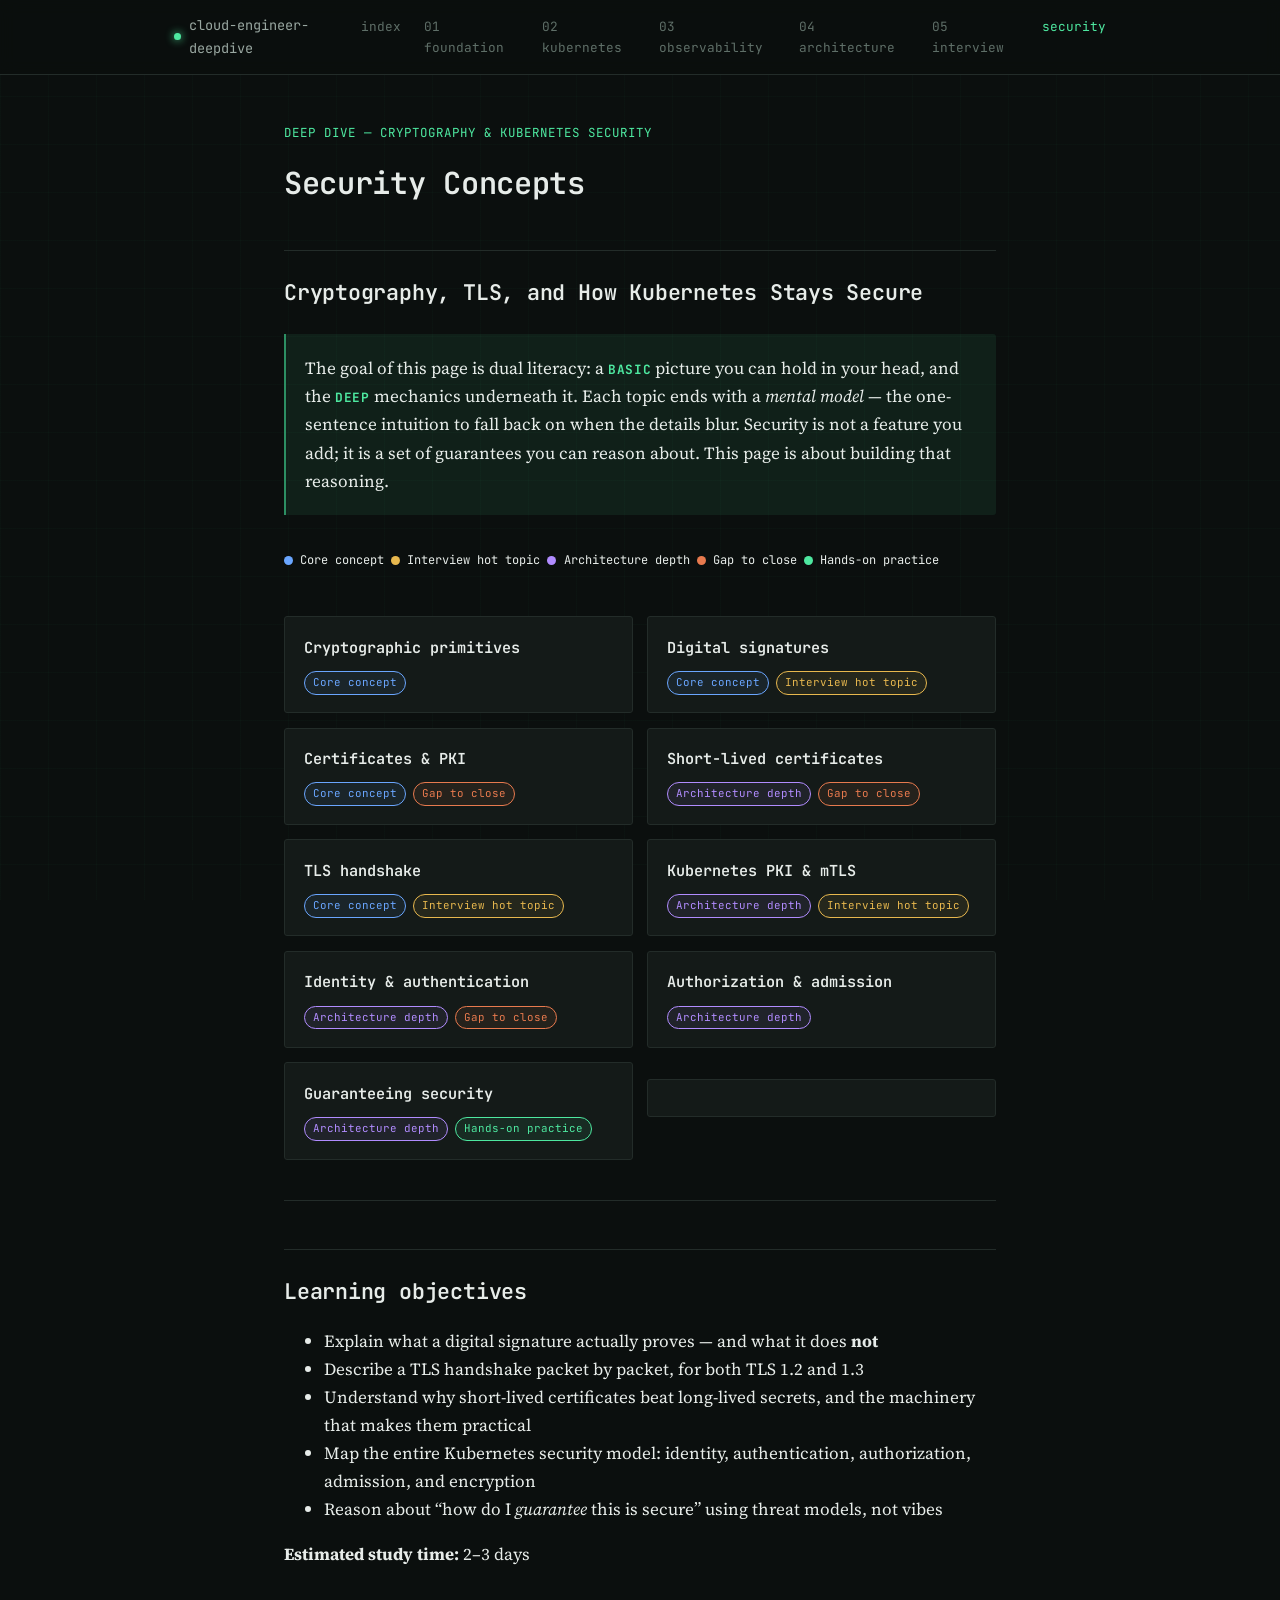
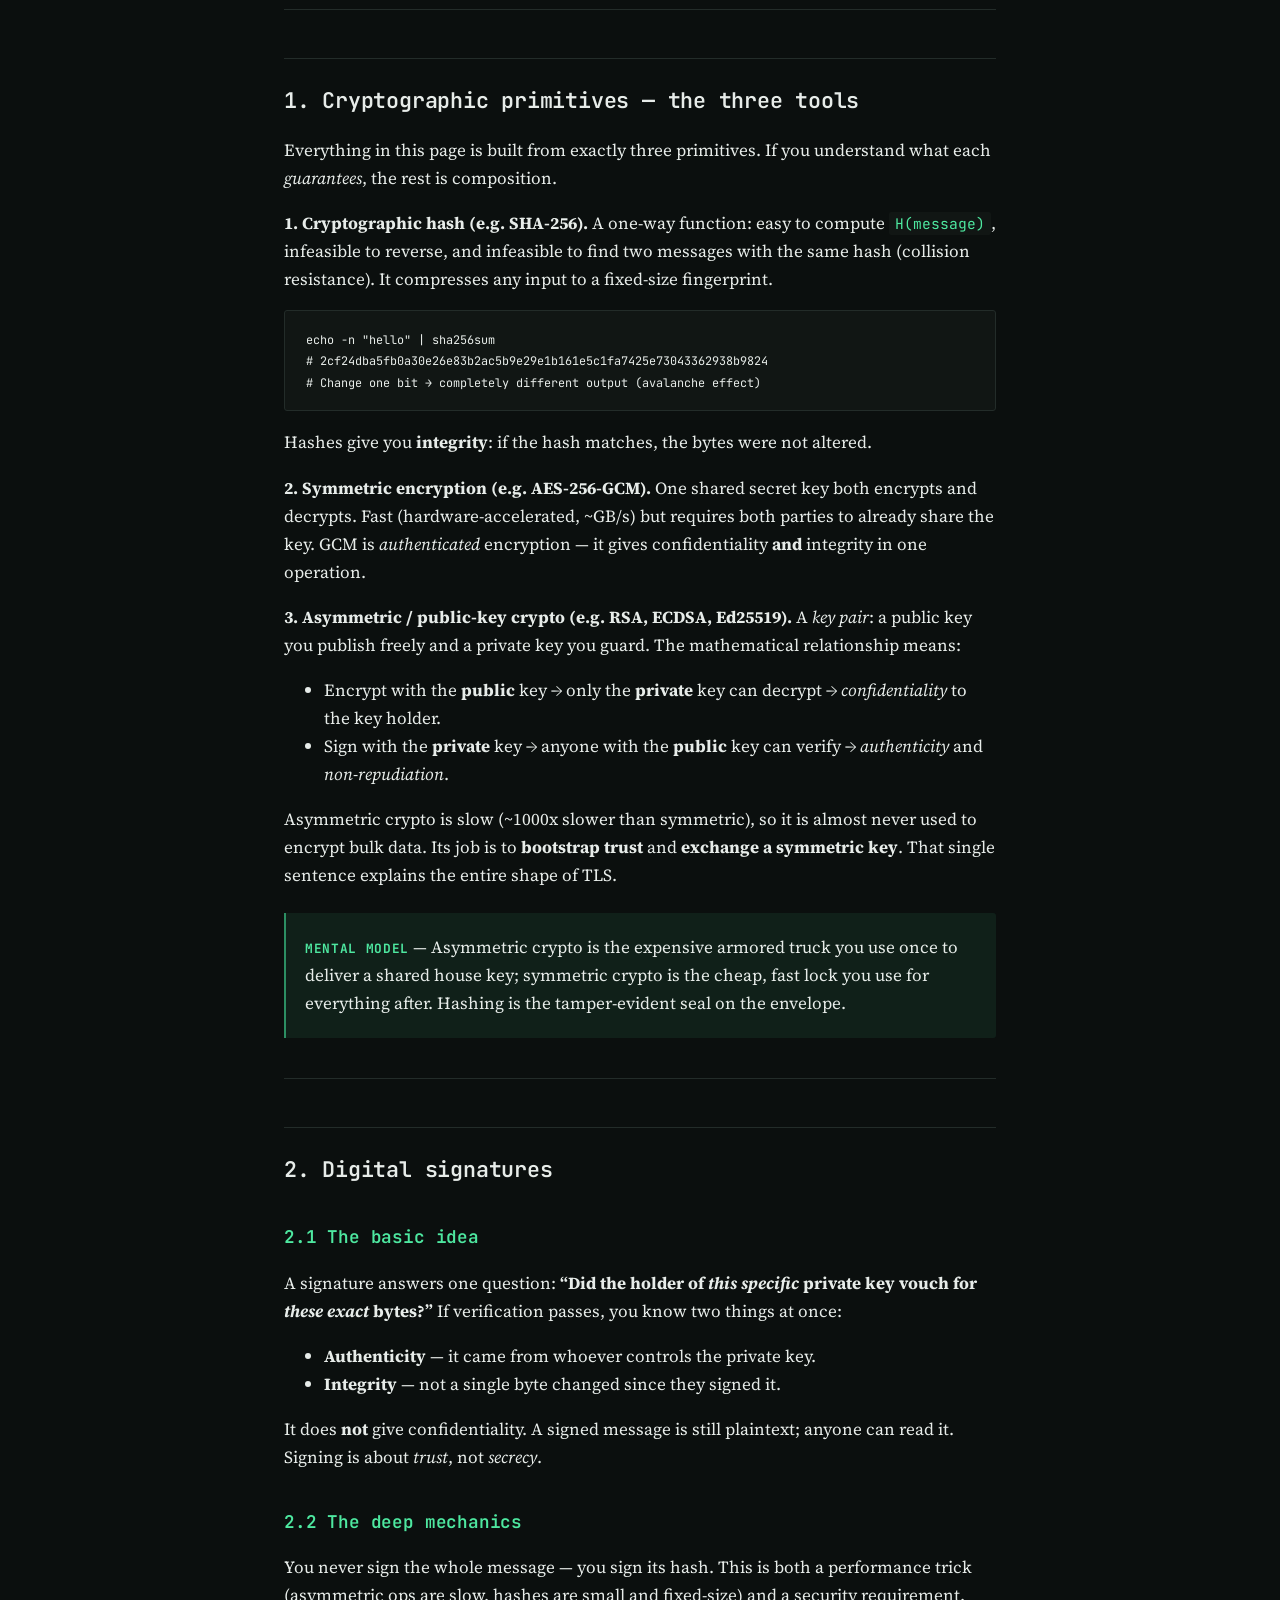
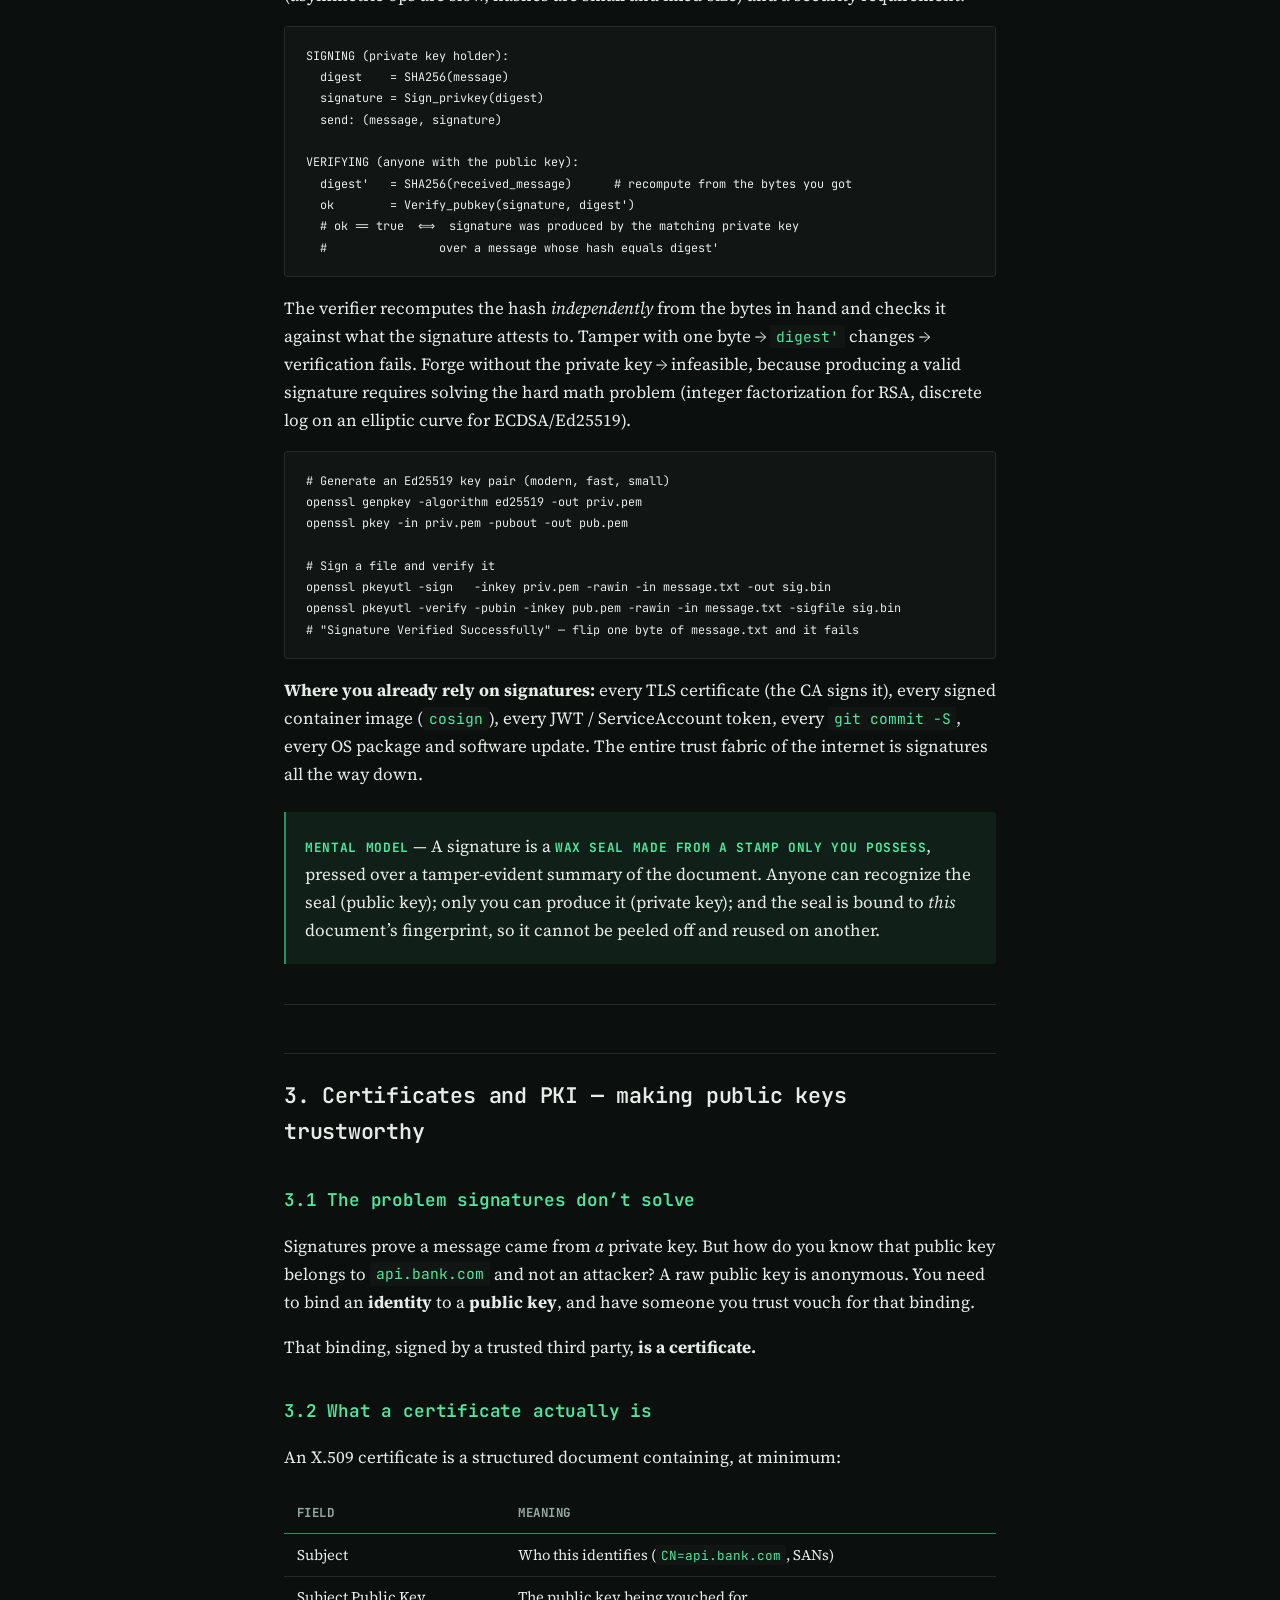
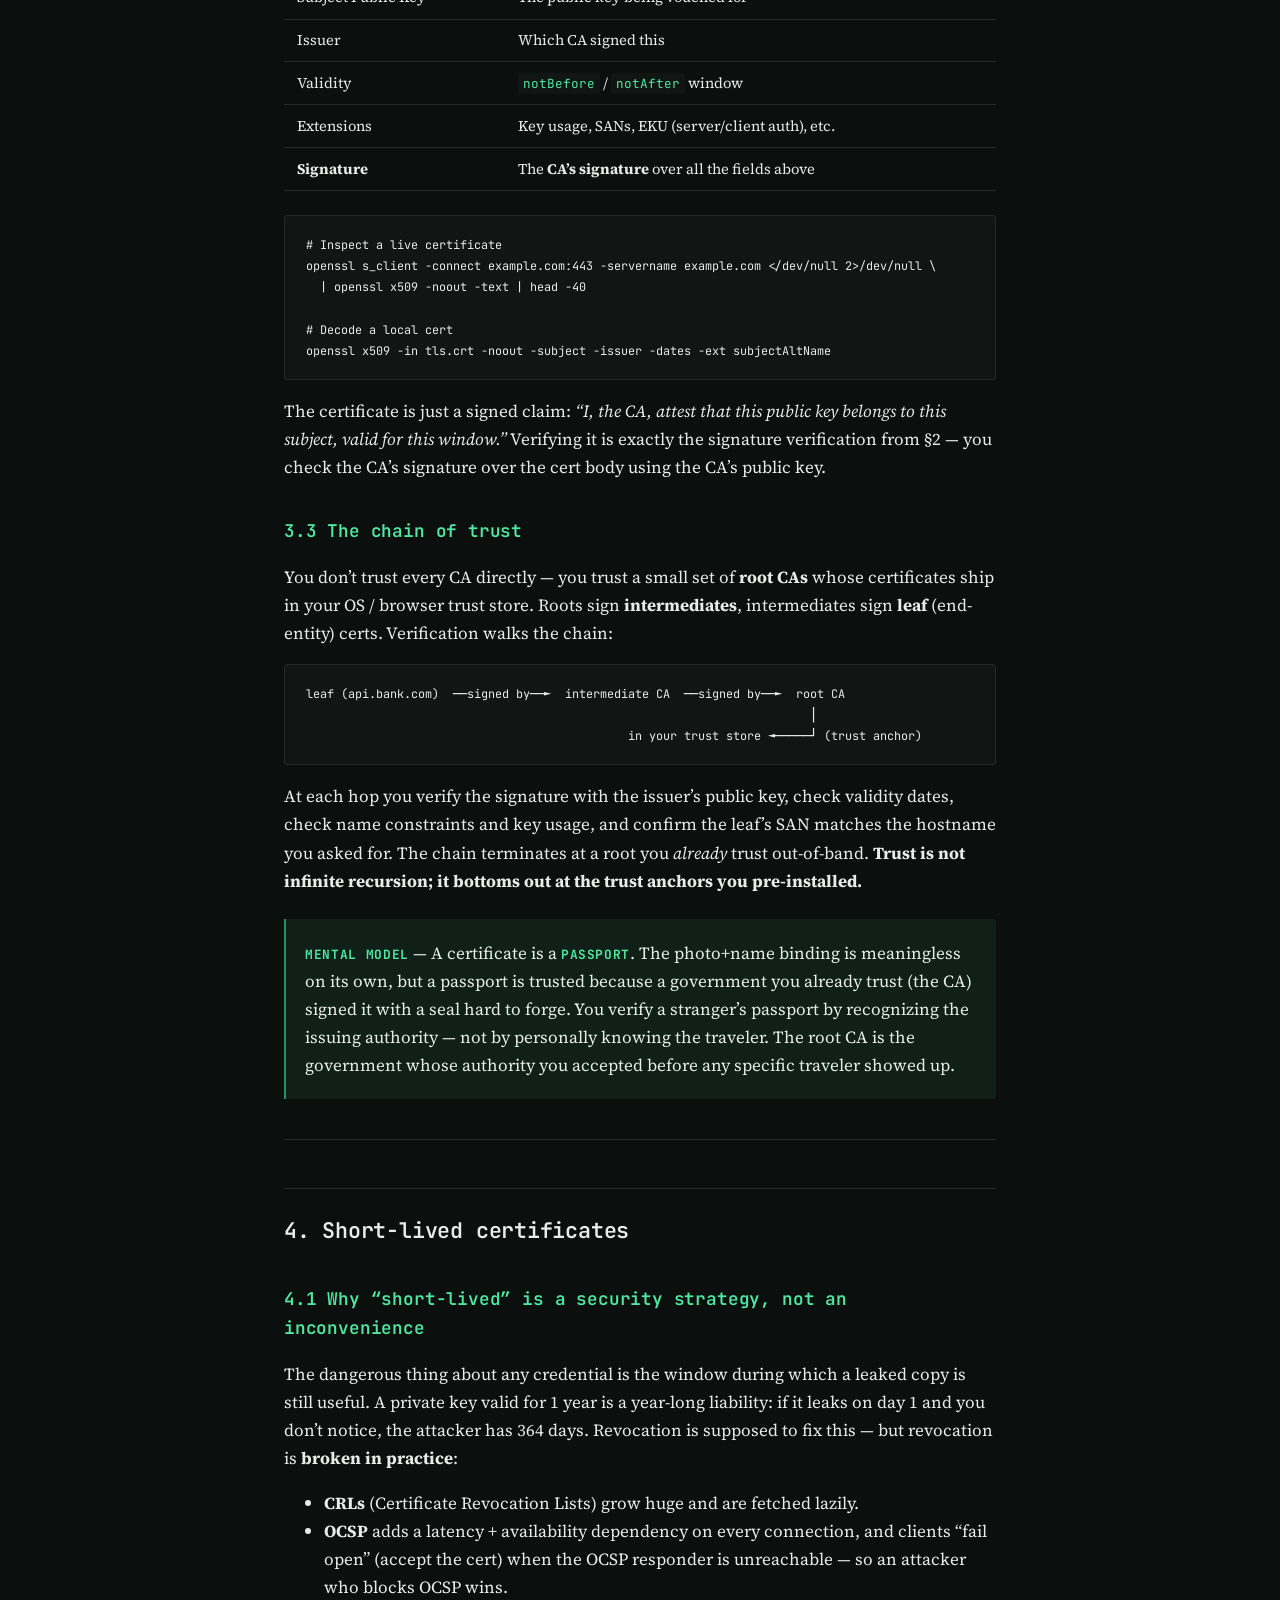
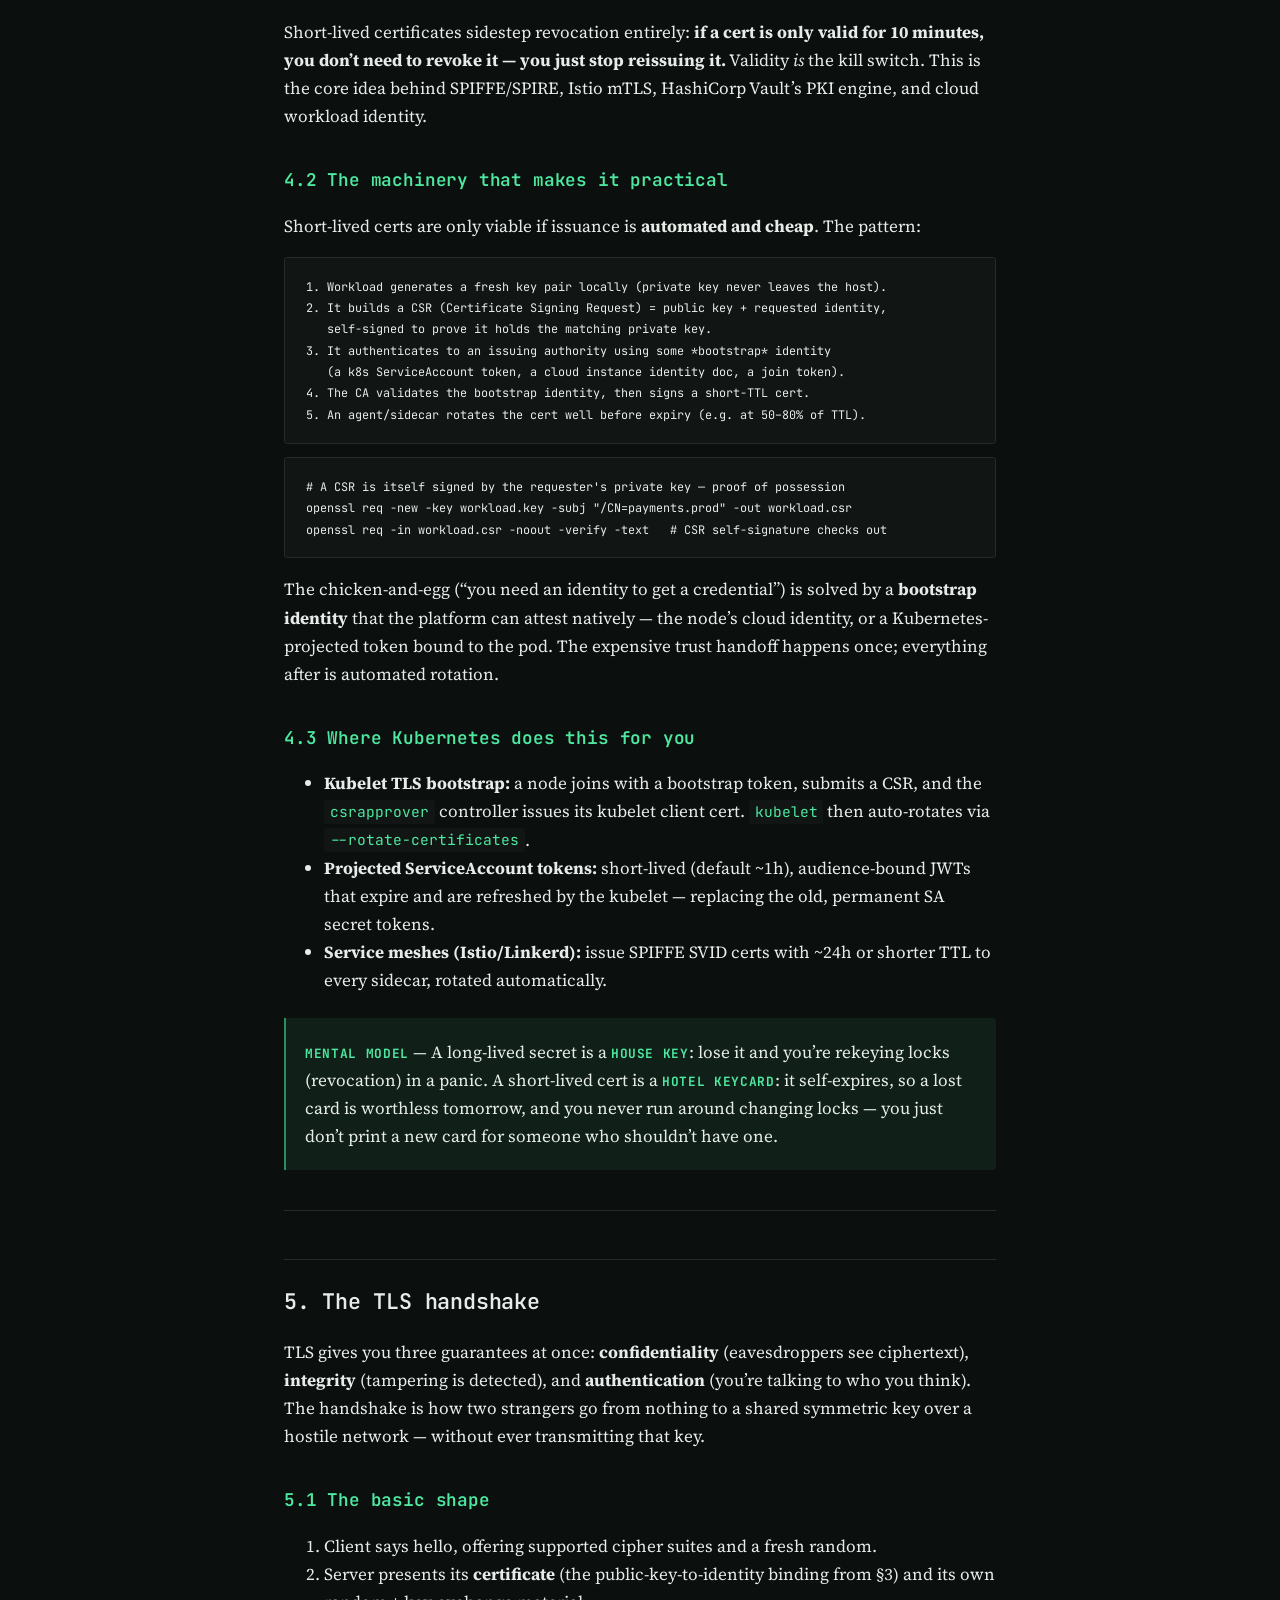
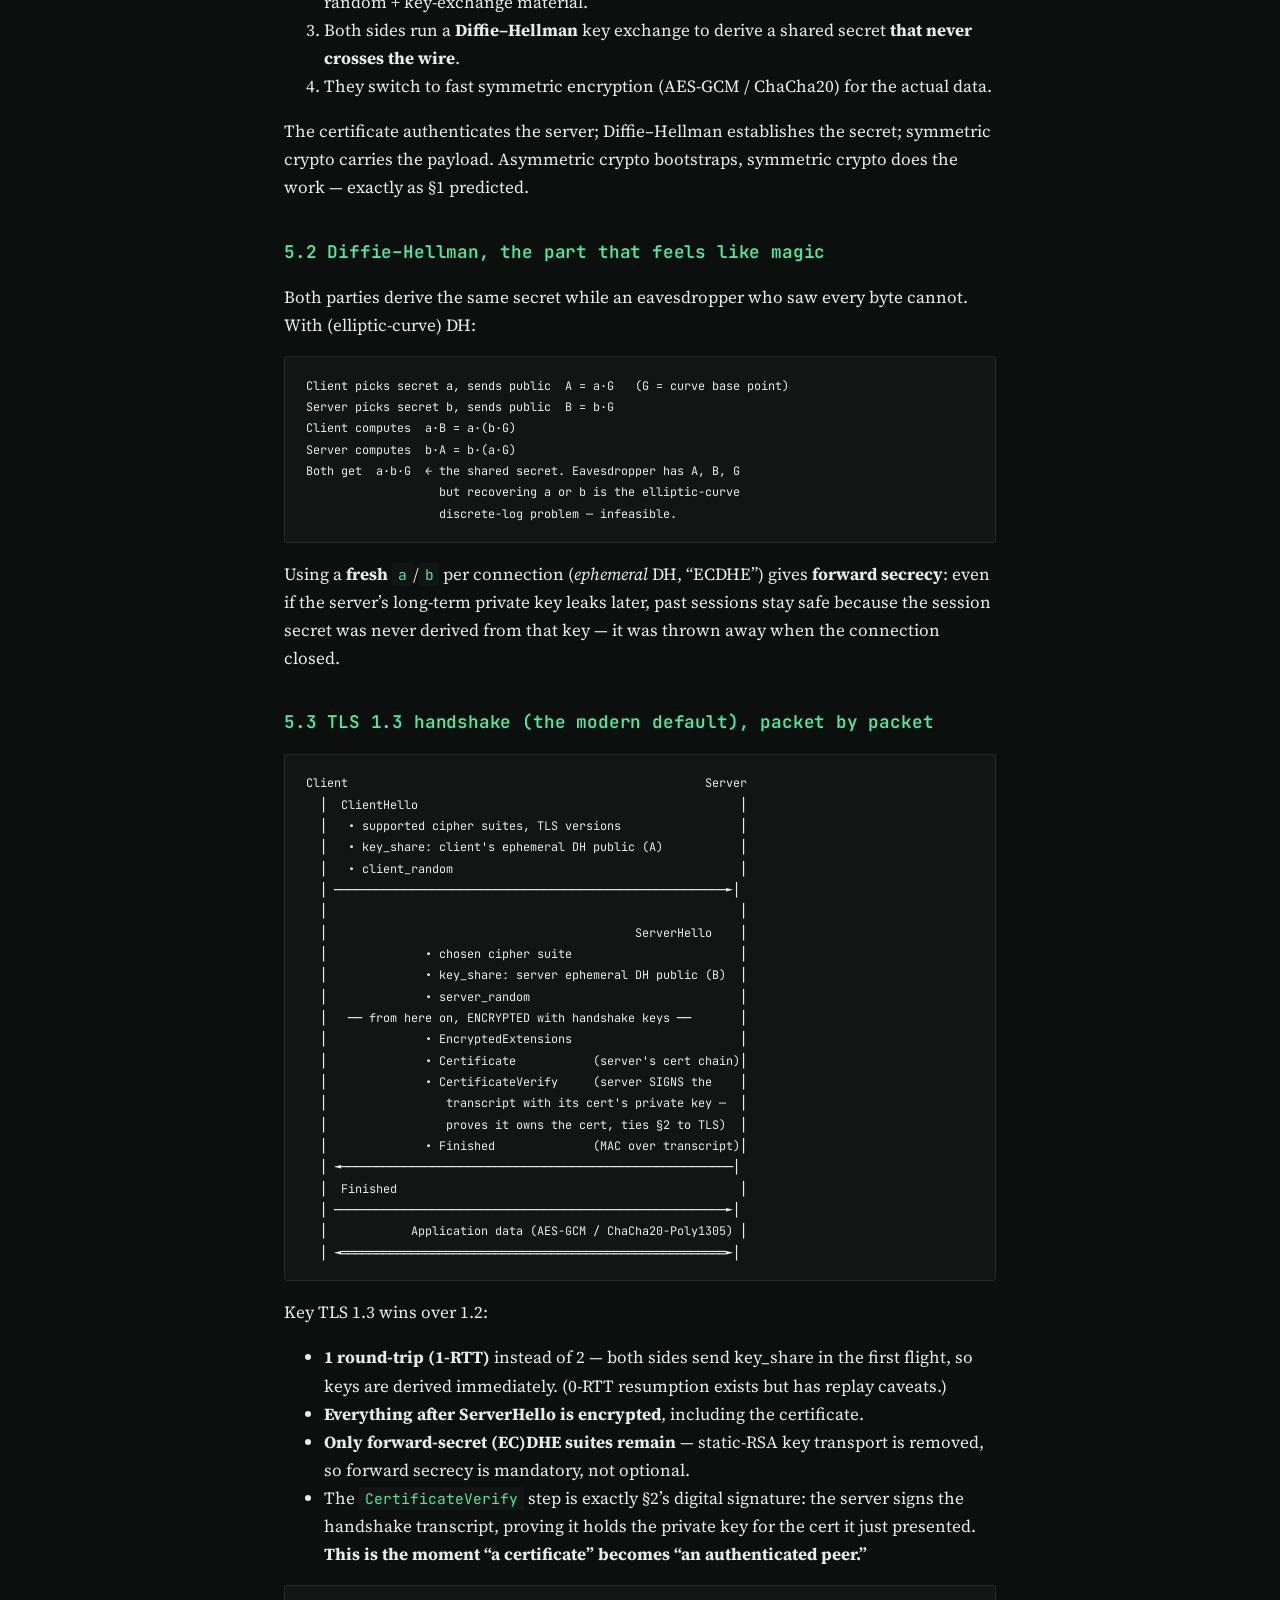
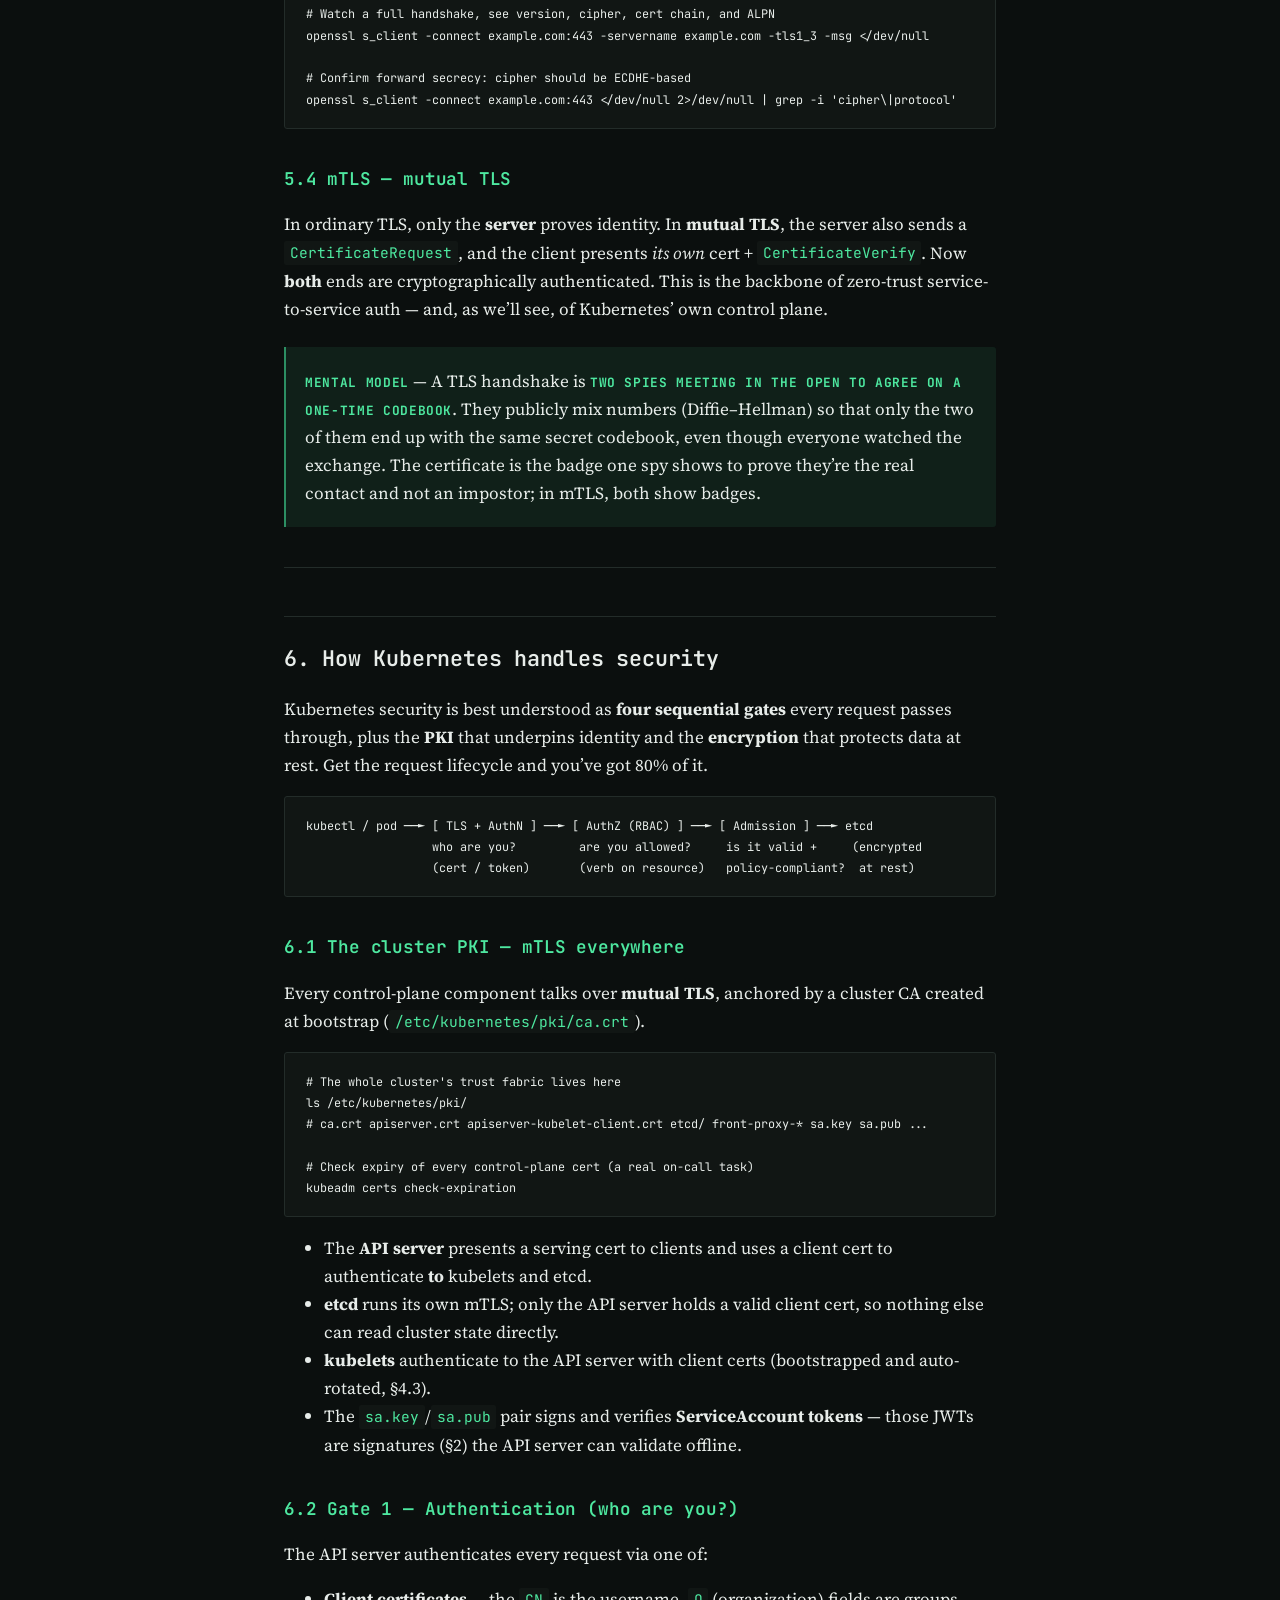
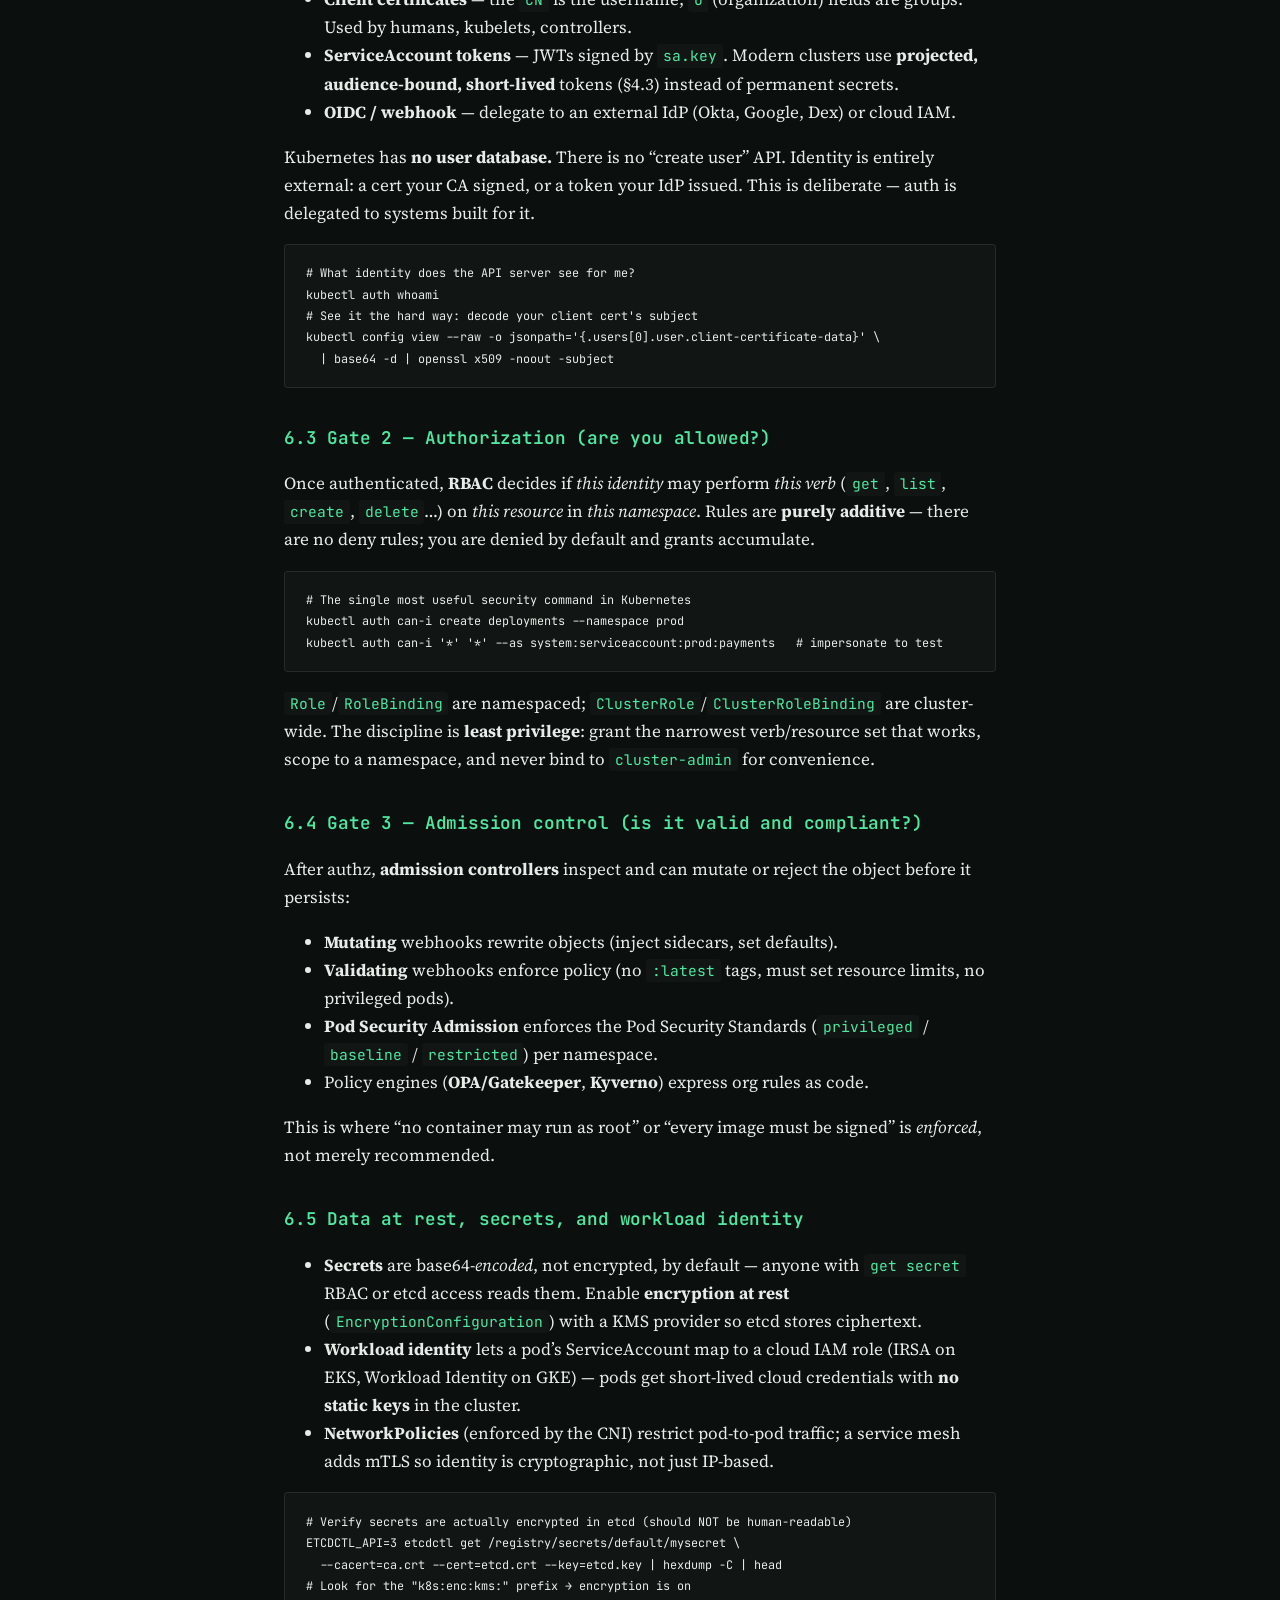
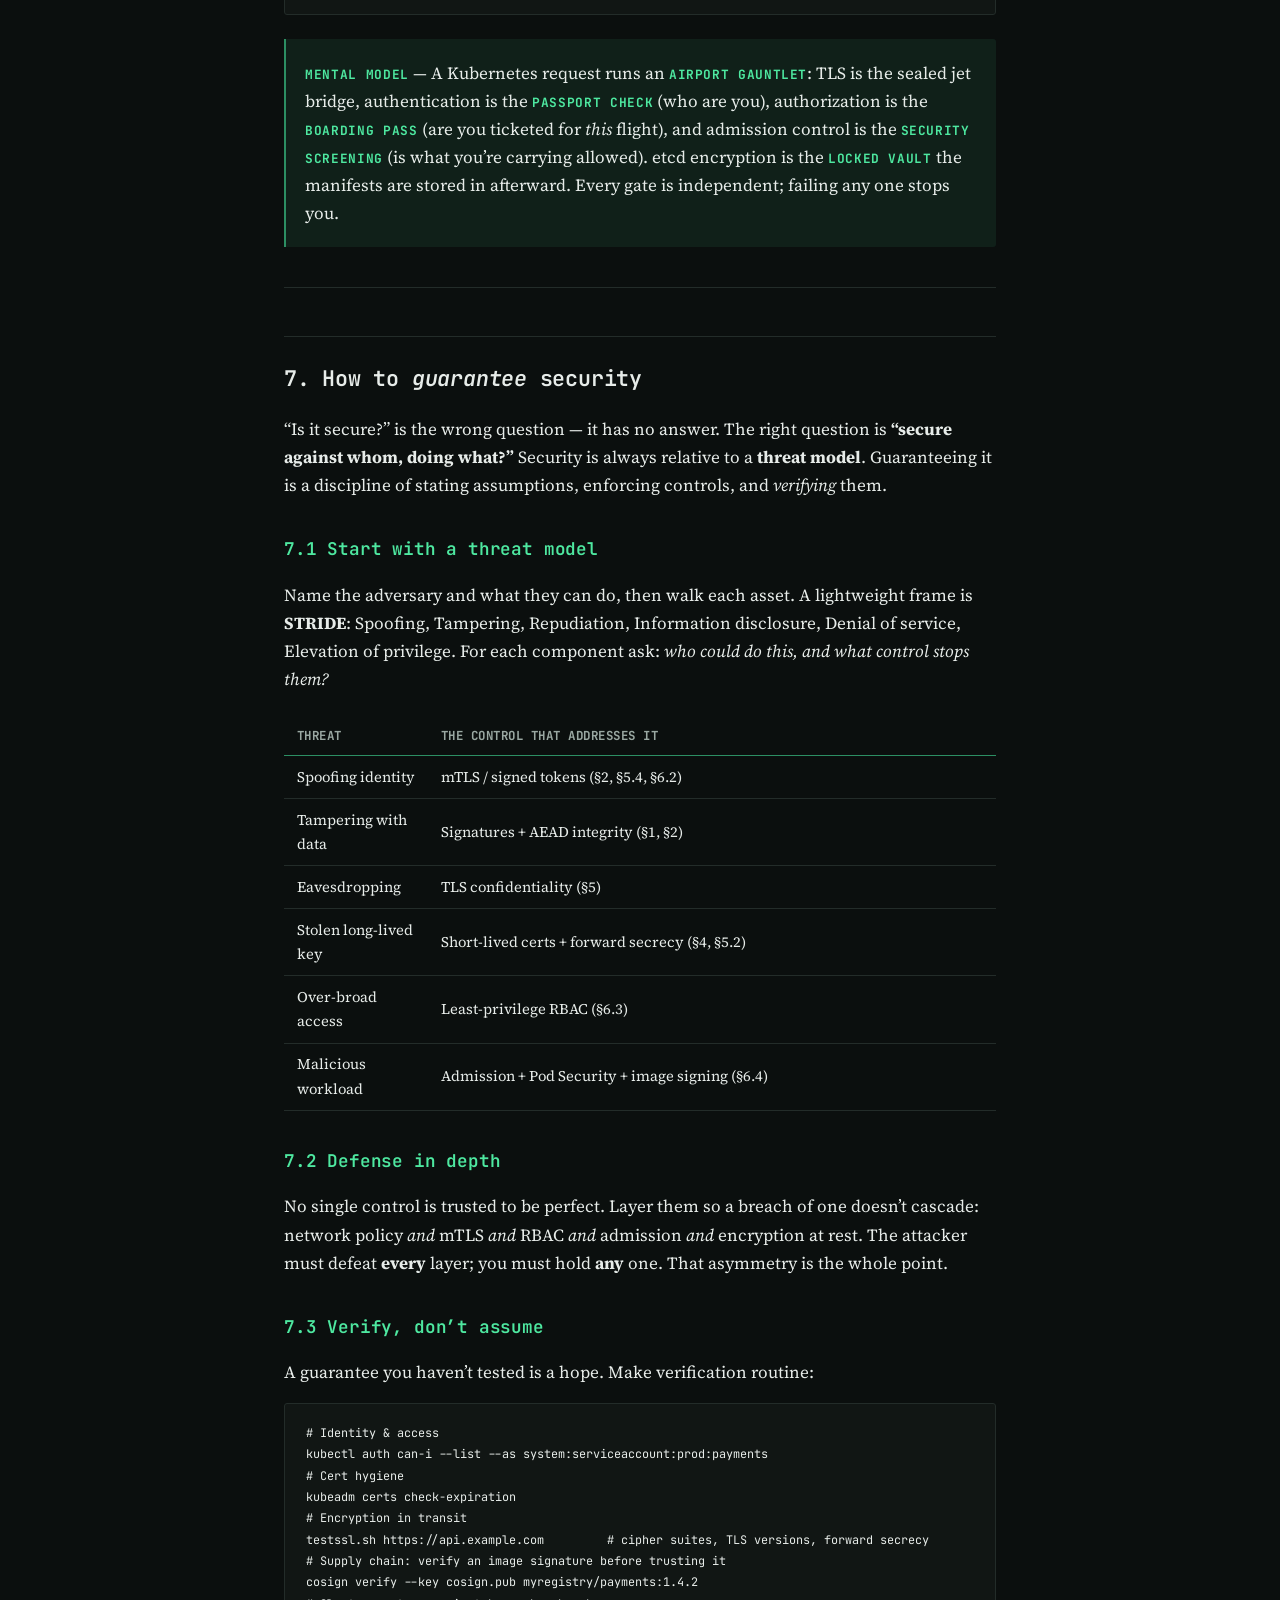
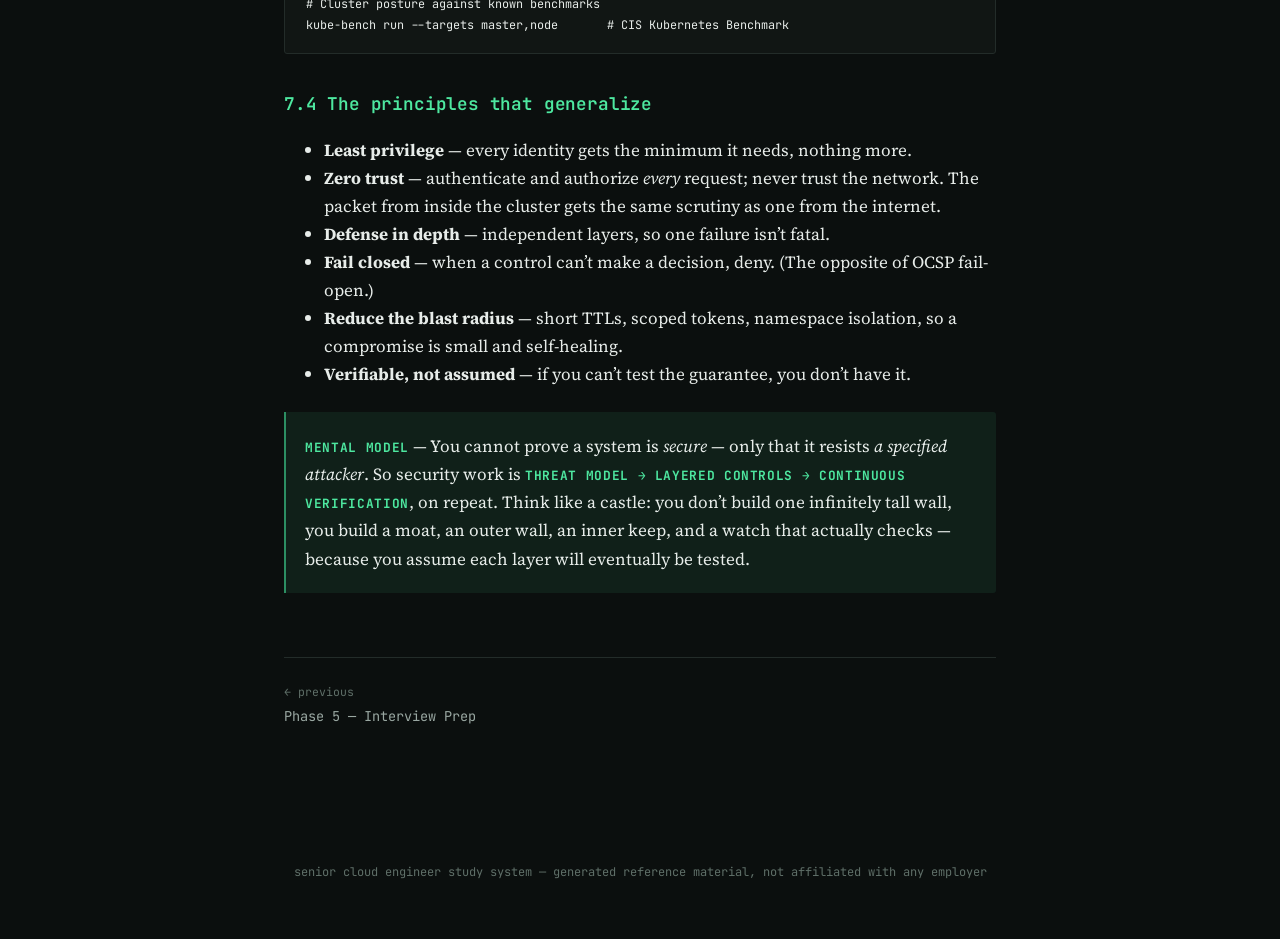
<file: phases/security-concepts.html>
<!DOCTYPE html>
<html lang="en">
<head>
<meta charset="utf-8">
<meta name="viewport" content="width=device-width, initial-scale=1">
<title>Security Concepts — Senior Cloud Engineer Study System</title>
<meta name="description" content="Digital signatures, certificates, TLS handshakes, and Kubernetes security">
<link rel="stylesheet" href="../assets/style.css">
<link rel="icon" href="data:,">
</head>
<body>

<div class="topbar">
  <div class="topbar-inner">
    <a href="../index.html" class="topbar-brand"><span class="dot"></span>cloud-engineer-deepdive</a>
    <nav class="topbar-nav">
      <a href="../index.html">index</a>
      <a href="../phases/phase1-foundation-gaps.html">01 foundation</a>
      <a href="../phases/phase2-kubernetes-mastery.html">02 kubernetes</a>
      <a href="../phases/phase3-observability-sre.html">03 observability</a>
      <a href="../phases/phase4-architecture-design.html">04 architecture</a>
      <a href="../phases/phase5-interview-prep.html">05 interview</a>
      <a href="../phases/security-concepts.html" class="active">security</a>
    </nav>
  </div>
</div>

<div class="page-wrap">
  <div class="doc-eyebrow">deep dive — cryptography & kubernetes security</div>
<h1 id="security-concepts">Security Concepts</h1>
<h2 id="cryptography-tls-and-how-kubernetes-stays-secure">Cryptography,
TLS, and How Kubernetes Stays Secure</h2>
<blockquote>
<p>The goal of this page is dual literacy: a <strong>basic</strong>
picture you can hold in your head, and the <strong>deep</strong>
mechanics underneath it. Each topic ends with a <em>mental model</em> —
the one-sentence intuition to fall back on when the details blur.
Security is not a feature you add; it is a set of guarantees you can
reason about. This page is about building that reasoning.</p>
</blockquote>
<div class="topic-legend">
<p><span><span class="swatch" style="background:#6aa6ff"></span>Core
concept</span> <span><span class="swatch"
style="background:#e8b84e"></span>Interview hot topic</span> <span><span
class="swatch" style="background:#b18cff"></span>Architecture
depth</span> <span><span class="swatch"
style="background:#e87a4e"></span>Gap to close</span> <span><span
class="swatch" style="background:#4ee8a0"></span>Hands-on
practice</span></p>
</div>
<div class="topic-grid">
<a class="topic-card" href="#cryptographic-primitives-the-three-tools">
<h4>
Cryptographic primitives
</h4>
<div class="tags">
<span class="cat cat-core">Core concept</span>
</div>
</a> <a class="topic-card" href="#digital-signatures">
<h4>
Digital signatures
</h4>
<div class="tags">
<span class="cat cat-core">Core concept</span><span
class="cat cat-interview">Interview hot topic</span>
</div>
</a>
<a class="topic-card" href="#certificates-and-pki-making-public-keys-trustworthy">
<h4>
Certificates &amp; PKI
</h4>
<div class="tags">
<span class="cat cat-core">Core concept</span><span
class="cat cat-gap">Gap to close</span>
</div>
</a> <a class="topic-card" href="#short-lived-certificates">
<h4>
Short-lived certificates
</h4>
<div class="tags">
<span class="cat cat-arch">Architecture depth</span><span
class="cat cat-gap">Gap to close</span>
</div>
</a> <a class="topic-card" href="#the-tls-handshake">
<h4>
TLS handshake
</h4>
<div class="tags">
<span class="cat cat-core">Core concept</span><span
class="cat cat-interview">Interview hot topic</span>
</div>
</a> <a class="topic-card" href="#the-cluster-pki-mtls-everywhere">
<h4>
Kubernetes PKI &amp; mTLS
</h4>
<div class="tags">
<span class="cat cat-arch">Architecture depth</span><span
class="cat cat-interview">Interview hot topic</span>
</div>
</a> <a class="topic-card" href="#gate-1-authentication-who-are-you">
<h4>
Identity &amp; authentication
</h4>
<div class="tags">
<span class="cat cat-arch">Architecture depth</span><span
class="cat cat-gap">Gap to close</span>
</div>
</a> <a class="topic-card" href="#gate-2-authorization-are-you-allowed">
<h4>
Authorization &amp; admission
</h4>
<div class="tags">
<span class="cat cat-arch">Architecture depth</span>
</div>
</a> <a class="topic-card" href="#how-to-guarantee-security">
<h4>
Guaranteeing security
</h4>
<div class="tags">
<span class="cat cat-arch">Architecture depth</span><span
class="cat cat-practice">Hands-on practice</span>
</div>
<p></a></p>
</div>
<hr />
<h2 id="learning-objectives">Learning objectives</h2>
<ul>
<li>Explain what a digital signature actually proves — and what it does
<strong>not</strong></li>
<li>Describe a TLS handshake packet by packet, for both TLS 1.2 and
1.3</li>
<li>Understand why short-lived certificates beat long-lived secrets, and
the machinery that makes them practical</li>
<li>Map the entire Kubernetes security model: identity, authentication,
authorization, admission, and encryption</li>
<li>Reason about “how do I <em>guarantee</em> this is secure” using
threat models, not vibes</li>
</ul>
<p><strong>Estimated study time:</strong> 2–3 days</p>
<hr />
<h2 id="cryptographic-primitives-the-three-tools">1. Cryptographic
primitives — the three tools</h2>
<p>Everything in this page is built from exactly three primitives. If
you understand what each <em>guarantees</em>, the rest is
composition.</p>
<p><strong>1. Cryptographic hash (e.g. SHA-256).</strong> A one-way
function: easy to compute <code>H(message)</code>, infeasible to
reverse, and infeasible to find two messages with the same hash
(collision resistance). It compresses any input to a fixed-size
fingerprint.</p>
<div class="sourceCode" id="cb1"><pre
class="sourceCode bash"><code class="sourceCode bash"><span id="cb1-1"><a href="#cb1-1" aria-hidden="true" tabindex="-1"></a><span class="bu">echo</span> <span class="at">-n</span> <span class="st">&quot;hello&quot;</span> <span class="kw">|</span> <span class="fu">sha256sum</span></span>
<span id="cb1-2"><a href="#cb1-2" aria-hidden="true" tabindex="-1"></a><span class="co"># 2cf24dba5fb0a30e26e83b2ac5b9e29e1b161e5c1fa7425e73043362938b9824</span></span>
<span id="cb1-3"><a href="#cb1-3" aria-hidden="true" tabindex="-1"></a><span class="co"># Change one bit → completely different output (avalanche effect)</span></span></code></pre></div>
<p>Hashes give you <strong>integrity</strong>: if the hash matches, the
bytes were not altered.</p>
<p><strong>2. Symmetric encryption (e.g. AES-256-GCM).</strong> One
shared secret key both encrypts and decrypts. Fast
(hardware-accelerated, ~GB/s) but requires both parties to already share
the key. GCM is <em>authenticated</em> encryption — it gives
confidentiality <strong>and</strong> integrity in one operation.</p>
<p><strong>3. Asymmetric / public-key crypto (e.g. RSA, ECDSA,
Ed25519).</strong> A <em>key pair</em>: a public key you publish freely
and a private key you guard. The mathematical relationship means:</p>
<ul>
<li>Encrypt with the <strong>public</strong> key → only the
<strong>private</strong> key can decrypt → <em>confidentiality</em> to
the key holder.</li>
<li>Sign with the <strong>private</strong> key → anyone with the
<strong>public</strong> key can verify → <em>authenticity</em> and
<em>non-repudiation</em>.</li>
</ul>
<p>Asymmetric crypto is slow (~1000x slower than symmetric), so it is
almost never used to encrypt bulk data. Its job is to <strong>bootstrap
trust</strong> and <strong>exchange a symmetric key</strong>. That
single sentence explains the entire shape of TLS.</p>
<blockquote>
<p><strong>Mental model</strong> — Asymmetric crypto is the expensive
armored truck you use once to deliver a shared house key; symmetric
crypto is the cheap, fast lock you use for everything after. Hashing is
the tamper-evident seal on the envelope.</p>
</blockquote>
<hr />
<h2 id="digital-signatures">2. Digital signatures</h2>
<h3 id="the-basic-idea">2.1 The basic idea</h3>
<p>A signature answers one question: <strong>“Did the holder of <em>this
specific</em> private key vouch for <em>these exact</em>
bytes?”</strong> If verification passes, you know two things at
once:</p>
<ul>
<li><strong>Authenticity</strong> — it came from whoever controls the
private key.</li>
<li><strong>Integrity</strong> — not a single byte changed since they
signed it.</li>
</ul>
<p>It does <strong>not</strong> give confidentiality. A signed message
is still plaintext; anyone can read it. Signing is about <em>trust</em>,
not <em>secrecy</em>.</p>
<h3 id="the-deep-mechanics">2.2 The deep mechanics</h3>
<p>You never sign the whole message — you sign its hash. This is both a
performance trick (asymmetric ops are slow, hashes are small and
fixed-size) and a security requirement.</p>
<pre><code>SIGNING (private key holder):
  digest    = SHA256(message)
  signature = Sign_privkey(digest)
  send: (message, signature)

VERIFYING (anyone with the public key):
  digest&#39;   = SHA256(received_message)      # recompute from the bytes you got
  ok        = Verify_pubkey(signature, digest&#39;)
  # ok == true  ⟺  signature was produced by the matching private key
  #                over a message whose hash equals digest&#39;</code></pre>
<p>The verifier recomputes the hash <em>independently</em> from the
bytes in hand and checks it against what the signature attests to.
Tamper with one byte → <code>digest'</code> changes → verification
fails. Forge without the private key → infeasible, because producing a
valid signature requires solving the hard math problem (integer
factorization for RSA, discrete log on an elliptic curve for
ECDSA/Ed25519).</p>
<div class="sourceCode" id="cb3"><pre
class="sourceCode bash"><code class="sourceCode bash"><span id="cb3-1"><a href="#cb3-1" aria-hidden="true" tabindex="-1"></a><span class="co"># Generate an Ed25519 key pair (modern, fast, small)</span></span>
<span id="cb3-2"><a href="#cb3-2" aria-hidden="true" tabindex="-1"></a><span class="ex">openssl</span> genpkey <span class="at">-algorithm</span> ed25519 <span class="at">-out</span> priv.pem</span>
<span id="cb3-3"><a href="#cb3-3" aria-hidden="true" tabindex="-1"></a><span class="ex">openssl</span> pkey <span class="at">-in</span> priv.pem <span class="at">-pubout</span> <span class="at">-out</span> pub.pem</span>
<span id="cb3-4"><a href="#cb3-4" aria-hidden="true" tabindex="-1"></a></span>
<span id="cb3-5"><a href="#cb3-5" aria-hidden="true" tabindex="-1"></a><span class="co"># Sign a file and verify it</span></span>
<span id="cb3-6"><a href="#cb3-6" aria-hidden="true" tabindex="-1"></a><span class="ex">openssl</span> pkeyutl <span class="at">-sign</span>   <span class="at">-inkey</span> priv.pem <span class="at">-rawin</span> <span class="at">-in</span> message.txt <span class="at">-out</span> sig.bin</span>
<span id="cb3-7"><a href="#cb3-7" aria-hidden="true" tabindex="-1"></a><span class="ex">openssl</span> pkeyutl <span class="at">-verify</span> <span class="at">-pubin</span> <span class="at">-inkey</span> pub.pem <span class="at">-rawin</span> <span class="at">-in</span> message.txt <span class="at">-sigfile</span> sig.bin</span>
<span id="cb3-8"><a href="#cb3-8" aria-hidden="true" tabindex="-1"></a><span class="co"># &quot;Signature Verified Successfully&quot; — flip one byte of message.txt and it fails</span></span></code></pre></div>
<p><strong>Where you already rely on signatures:</strong> every TLS
certificate (the CA signs it), every signed container image
(<code>cosign</code>), every JWT / ServiceAccount token, every
<code>git commit -S</code>, every OS package and software update. The
entire trust fabric of the internet is signatures all the way down.</p>
<blockquote>
<p><strong>Mental model</strong> — A signature is a <strong>wax seal
made from a stamp only you possess</strong>, pressed over a
tamper-evident summary of the document. Anyone can recognize the seal
(public key); only you can produce it (private key); and the seal is
bound to <em>this</em> document’s fingerprint, so it cannot be peeled
off and reused on another.</p>
</blockquote>
<hr />
<h2 id="certificates-and-pki-making-public-keys-trustworthy">3.
Certificates and PKI — making public keys trustworthy</h2>
<h3 id="the-problem-signatures-dont-solve">3.1 The problem signatures
don’t solve</h3>
<p>Signatures prove a message came from <em>a</em> private key. But how
do you know that public key belongs to <code>api.bank.com</code> and not
an attacker? A raw public key is anonymous. You need to bind an
<strong>identity</strong> to a <strong>public key</strong>, and have
someone you trust vouch for that binding.</p>
<p>That binding, signed by a trusted third party, <strong>is a
certificate.</strong></p>
<h3 id="what-a-certificate-actually-is">3.2 What a certificate actually
is</h3>
<p>An X.509 certificate is a structured document containing, at
minimum:</p>
<table>
<thead>
<tr>
<th>Field</th>
<th>Meaning</th>
</tr>
</thead>
<tbody>
<tr>
<td>Subject</td>
<td>Who this identifies (<code>CN=api.bank.com</code>, SANs)</td>
</tr>
<tr>
<td>Subject Public Key</td>
<td>The public key being vouched for</td>
</tr>
<tr>
<td>Issuer</td>
<td>Which CA signed this</td>
</tr>
<tr>
<td>Validity</td>
<td><code>notBefore</code> / <code>notAfter</code> window</td>
</tr>
<tr>
<td>Extensions</td>
<td>Key usage, SANs, EKU (server/client auth), etc.</td>
</tr>
<tr>
<td><strong>Signature</strong></td>
<td>The <strong>CA’s signature</strong> over all the fields above</td>
</tr>
</tbody>
</table>
<div class="sourceCode" id="cb4"><pre
class="sourceCode bash"><code class="sourceCode bash"><span id="cb4-1"><a href="#cb4-1" aria-hidden="true" tabindex="-1"></a><span class="co"># Inspect a live certificate</span></span>
<span id="cb4-2"><a href="#cb4-2" aria-hidden="true" tabindex="-1"></a><span class="ex">openssl</span> s_client <span class="at">-connect</span> example.com:443 <span class="at">-servername</span> example.com <span class="op">&lt;</span>/dev/null <span class="dv">2</span><span class="op">&gt;</span>/dev/null <span class="dt">\</span></span>
<span id="cb4-3"><a href="#cb4-3" aria-hidden="true" tabindex="-1"></a>  <span class="kw">|</span> <span class="ex">openssl</span> x509 <span class="at">-noout</span> <span class="at">-text</span> <span class="kw">|</span> <span class="fu">head</span> <span class="at">-40</span></span>
<span id="cb4-4"><a href="#cb4-4" aria-hidden="true" tabindex="-1"></a></span>
<span id="cb4-5"><a href="#cb4-5" aria-hidden="true" tabindex="-1"></a><span class="co"># Decode a local cert</span></span>
<span id="cb4-6"><a href="#cb4-6" aria-hidden="true" tabindex="-1"></a><span class="ex">openssl</span> x509 <span class="at">-in</span> tls.crt <span class="at">-noout</span> <span class="at">-subject</span> <span class="at">-issuer</span> <span class="at">-dates</span> <span class="at">-ext</span> subjectAltName</span></code></pre></div>
<p>The certificate is just a signed claim: <em>“I, the CA, attest that
this public key belongs to this subject, valid for this window.”</em>
Verifying it is exactly the signature verification from §2 — you check
the CA’s signature over the cert body using the CA’s public key.</p>
<h3 id="the-chain-of-trust">3.3 The chain of trust</h3>
<p>You don’t trust every CA directly — you trust a small set of
<strong>root CAs</strong> whose certificates ship in your OS / browser
trust store. Roots sign <strong>intermediates</strong>, intermediates
sign <strong>leaf</strong> (end-entity) certs. Verification walks the
chain:</p>
<pre><code>leaf (api.bank.com)  ──signed by──►  intermediate CA  ──signed by──►  root CA
                                                                        │
                                              in your trust store ◄─────┘ (trust anchor)</code></pre>
<p>At each hop you verify the signature with the issuer’s public key,
check validity dates, check name constraints and key usage, and confirm
the leaf’s SAN matches the hostname you asked for. The chain terminates
at a root you <em>already</em> trust out-of-band. <strong>Trust is not
infinite recursion; it bottoms out at the trust anchors you
pre-installed.</strong></p>
<blockquote>
<p><strong>Mental model</strong> — A certificate is a
<strong>passport</strong>. The photo+name binding is meaningless on its
own, but a passport is trusted because a government you already trust
(the CA) signed it with a seal hard to forge. You verify a stranger’s
passport by recognizing the issuing authority — not by personally
knowing the traveler. The root CA is the government whose authority you
accepted before any specific traveler showed up.</p>
</blockquote>
<hr />
<h2 id="short-lived-certificates">4. Short-lived certificates</h2>
<h3 id="why-short-lived-is-a-security-strategy-not-an-inconvenience">4.1
Why “short-lived” is a security strategy, not an inconvenience</h3>
<p>The dangerous thing about any credential is the window during which a
leaked copy is still useful. A private key valid for 1 year is a
year-long liability: if it leaks on day 1 and you don’t notice, the
attacker has 364 days. Revocation is supposed to fix this — but
revocation is <strong>broken in practice</strong>:</p>
<ul>
<li><strong>CRLs</strong> (Certificate Revocation Lists) grow huge and
are fetched lazily.</li>
<li><strong>OCSP</strong> adds a latency + availability dependency on
every connection, and clients “fail open” (accept the cert) when the
OCSP responder is unreachable — so an attacker who blocks OCSP
wins.</li>
</ul>
<p>Short-lived certificates sidestep revocation entirely: <strong>if a
cert is only valid for 10 minutes, you don’t need to revoke it — you
just stop reissuing it.</strong> Validity <em>is</em> the kill switch.
This is the core idea behind SPIFFE/SPIRE, Istio mTLS, HashiCorp Vault’s
PKI engine, and cloud workload identity.</p>
<h3 id="the-machinery-that-makes-it-practical">4.2 The machinery that
makes it practical</h3>
<p>Short-lived certs are only viable if issuance is <strong>automated
and cheap</strong>. The pattern:</p>
<pre><code>1. Workload generates a fresh key pair locally (private key never leaves the host).
2. It builds a CSR (Certificate Signing Request) = public key + requested identity,
   self-signed to prove it holds the matching private key.
3. It authenticates to an issuing authority using some *bootstrap* identity
   (a k8s ServiceAccount token, a cloud instance identity doc, a join token).
4. The CA validates the bootstrap identity, then signs a short-TTL cert.
5. An agent/sidecar rotates the cert well before expiry (e.g. at 50–80% of TTL).</code></pre>
<div class="sourceCode" id="cb7"><pre
class="sourceCode bash"><code class="sourceCode bash"><span id="cb7-1"><a href="#cb7-1" aria-hidden="true" tabindex="-1"></a><span class="co"># A CSR is itself signed by the requester&#39;s private key — proof of possession</span></span>
<span id="cb7-2"><a href="#cb7-2" aria-hidden="true" tabindex="-1"></a><span class="ex">openssl</span> req <span class="at">-new</span> <span class="at">-key</span> workload.key <span class="at">-subj</span> <span class="st">&quot;/CN=payments.prod&quot;</span> <span class="at">-out</span> workload.csr</span>
<span id="cb7-3"><a href="#cb7-3" aria-hidden="true" tabindex="-1"></a><span class="ex">openssl</span> req <span class="at">-in</span> workload.csr <span class="at">-noout</span> <span class="at">-verify</span> <span class="at">-text</span>   <span class="co"># CSR self-signature checks out</span></span></code></pre></div>
<p>The chicken-and-egg (“you need an identity to get a credential”) is
solved by a <strong>bootstrap identity</strong> that the platform can
attest natively — the node’s cloud identity, or a Kubernetes-projected
token bound to the pod. The expensive trust handoff happens once;
everything after is automated rotation.</p>
<h3 id="where-kubernetes-does-this-for-you">4.3 Where Kubernetes does
this for you</h3>
<ul>
<li><strong>Kubelet TLS bootstrap:</strong> a node joins with a
bootstrap token, submits a CSR, and the <code>csrapprover</code>
controller issues its kubelet client cert. <code>kubelet</code> then
auto-rotates via <code>--rotate-certificates</code>.</li>
<li><strong>Projected ServiceAccount tokens:</strong> short-lived
(default ~1h), audience-bound JWTs that expire and are refreshed by the
kubelet — replacing the old, permanent SA secret tokens.</li>
<li><strong>Service meshes (Istio/Linkerd):</strong> issue SPIFFE SVID
certs with ~24h or shorter TTL to every sidecar, rotated
automatically.</li>
</ul>
<blockquote>
<p><strong>Mental model</strong> — A long-lived secret is a
<strong>house key</strong>: lose it and you’re rekeying locks
(revocation) in a panic. A short-lived cert is a <strong>hotel
keycard</strong>: it self-expires, so a lost card is worthless tomorrow,
and you never run around changing locks — you just don’t print a new
card for someone who shouldn’t have one.</p>
</blockquote>
<hr />
<h2 id="the-tls-handshake">5. The TLS handshake</h2>
<p>TLS gives you three guarantees at once:
<strong>confidentiality</strong> (eavesdroppers see ciphertext),
<strong>integrity</strong> (tampering is detected), and
<strong>authentication</strong> (you’re talking to who you think). The
handshake is how two strangers go from nothing to a shared symmetric key
over a hostile network — without ever transmitting that key.</p>
<h3 id="the-basic-shape">5.1 The basic shape</h3>
<ol type="1">
<li>Client says hello, offering supported cipher suites and a fresh
random.</li>
<li>Server presents its <strong>certificate</strong> (the
public-key-to-identity binding from §3) and its own random +
key-exchange material.</li>
<li>Both sides run a <strong>Diffie–Hellman</strong> key exchange to
derive a shared secret <strong>that never crosses the
wire</strong>.</li>
<li>They switch to fast symmetric encryption (AES-GCM / ChaCha20) for
the actual data.</li>
</ol>
<p>The certificate authenticates the server; Diffie–Hellman establishes
the secret; symmetric crypto carries the payload. Asymmetric crypto
bootstraps, symmetric crypto does the work — exactly as §1
predicted.</p>
<h3 id="diffiehellman-the-part-that-feels-like-magic">5.2
Diffie–Hellman, the part that feels like magic</h3>
<p>Both parties derive the same secret while an eavesdropper who saw
every byte cannot. With (elliptic-curve) DH:</p>
<pre><code>Client picks secret a, sends public  A = a·G   (G = curve base point)
Server picks secret b, sends public  B = b·G
Client computes  a·B = a·(b·G)
Server computes  b·A = b·(a·G)
Both get  a·b·G  ← the shared secret. Eavesdropper has A, B, G
                   but recovering a or b is the elliptic-curve
                   discrete-log problem — infeasible.</code></pre>
<p>Using a <strong>fresh</strong> <code>a</code>/<code>b</code> per
connection (<em>ephemeral</em> DH, “ECDHE”) gives <strong>forward
secrecy</strong>: even if the server’s long-term private key leaks
later, past sessions stay safe because the session secret was never
derived from that key — it was thrown away when the connection
closed.</p>
<h3 id="tls-1.3-handshake-the-modern-default-packet-by-packet">5.3 TLS
1.3 handshake (the modern default), packet by packet</h3>
<pre><code>Client                                                   Server
  │  ClientHello                                              │
  │   • supported cipher suites, TLS versions                 │
  │   • key_share: client&#39;s ephemeral DH public (A)           │
  │   • client_random                                         │
  │ ────────────────────────────────────────────────────────►│
  │                                                           │
  │                                            ServerHello    │
  │              • chosen cipher suite                        │
  │              • key_share: server ephemeral DH public (B)  │
  │              • server_random                              │
  │   ── from here on, ENCRYPTED with handshake keys ──       │
  │              • EncryptedExtensions                        │
  │              • Certificate           (server&#39;s cert chain)│
  │              • CertificateVerify     (server SIGNS the    │
  │                 transcript with its cert&#39;s private key —  │
  │                 proves it owns the cert, ties §2 to TLS)  │
  │              • Finished              (MAC over transcript)│
  │ ◄────────────────────────────────────────────────────────│
  │  Finished                                                 │
  │ ────────────────────────────────────────────────────────►│
  │            Application data (AES-GCM / ChaCha20-Poly1305) │
  │ ◄═══════════════════════════════════════════════════════►│</code></pre>
<p>Key TLS 1.3 wins over 1.2:</p>
<ul>
<li><strong>1 round-trip (1-RTT)</strong> instead of 2 — both sides send
key_share in the first flight, so keys are derived immediately. (0-RTT
resumption exists but has replay caveats.)</li>
<li><strong>Everything after ServerHello is encrypted</strong>,
including the certificate.</li>
<li><strong>Only forward-secret (EC)DHE suites remain</strong> —
static-RSA key transport is removed, so forward secrecy is mandatory,
not optional.</li>
<li>The <code>CertificateVerify</code> step is exactly §2’s digital
signature: the server signs the handshake transcript, proving it holds
the private key for the cert it just presented. <strong>This is the
moment “a certificate” becomes “an authenticated peer.”</strong></li>
</ul>
<div class="sourceCode" id="cb10"><pre
class="sourceCode bash"><code class="sourceCode bash"><span id="cb10-1"><a href="#cb10-1" aria-hidden="true" tabindex="-1"></a><span class="co"># Watch a full handshake, see version, cipher, cert chain, and ALPN</span></span>
<span id="cb10-2"><a href="#cb10-2" aria-hidden="true" tabindex="-1"></a><span class="ex">openssl</span> s_client <span class="at">-connect</span> example.com:443 <span class="at">-servername</span> example.com <span class="at">-tls1_3</span> <span class="at">-msg</span> <span class="op">&lt;</span>/dev/null</span>
<span id="cb10-3"><a href="#cb10-3" aria-hidden="true" tabindex="-1"></a></span>
<span id="cb10-4"><a href="#cb10-4" aria-hidden="true" tabindex="-1"></a><span class="co"># Confirm forward secrecy: cipher should be ECDHE-based</span></span>
<span id="cb10-5"><a href="#cb10-5" aria-hidden="true" tabindex="-1"></a><span class="ex">openssl</span> s_client <span class="at">-connect</span> example.com:443 <span class="op">&lt;</span>/dev/null <span class="dv">2</span><span class="op">&gt;</span>/dev/null <span class="kw">|</span> <span class="fu">grep</span> <span class="at">-i</span> <span class="st">&#39;cipher\|protocol&#39;</span></span></code></pre></div>
<h3 id="mtls-mutual-tls">5.4 mTLS — mutual TLS</h3>
<p>In ordinary TLS, only the <strong>server</strong> proves identity. In
<strong>mutual TLS</strong>, the server also sends a
<code>CertificateRequest</code>, and the client presents <em>its
own</em> cert + <code>CertificateVerify</code>. Now
<strong>both</strong> ends are cryptographically authenticated. This is
the backbone of zero-trust service-to-service auth — and, as we’ll see,
of Kubernetes’ own control plane.</p>
<blockquote>
<p><strong>Mental model</strong> — A TLS handshake is <strong>two spies
meeting in the open to agree on a one-time codebook</strong>. They
publicly mix numbers (Diffie–Hellman) so that only the two of them end
up with the same secret codebook, even though everyone watched the
exchange. The certificate is the badge one spy shows to prove they’re
the real contact and not an impostor; in mTLS, both show badges.</p>
</blockquote>
<hr />
<h2 id="how-kubernetes-handles-security">6. How Kubernetes handles
security</h2>
<p>Kubernetes security is best understood as <strong>four sequential
gates</strong> every request passes through, plus the
<strong>PKI</strong> that underpins identity and the
<strong>encryption</strong> that protects data at rest. Get the request
lifecycle and you’ve got 80% of it.</p>
<pre><code>kubectl / pod ──► [ TLS + AuthN ] ──► [ AuthZ (RBAC) ] ──► [ Admission ] ──► etcd
                  who are you?         are you allowed?     is it valid +     (encrypted
                  (cert / token)       (verb on resource)   policy-compliant?  at rest)</code></pre>
<h3 id="the-cluster-pki-mtls-everywhere">6.1 The cluster PKI — mTLS
everywhere</h3>
<p>Every control-plane component talks over <strong>mutual TLS</strong>,
anchored by a cluster CA created at bootstrap
(<code>/etc/kubernetes/pki/ca.crt</code>).</p>
<div class="sourceCode" id="cb12"><pre
class="sourceCode bash"><code class="sourceCode bash"><span id="cb12-1"><a href="#cb12-1" aria-hidden="true" tabindex="-1"></a><span class="co"># The whole cluster&#39;s trust fabric lives here</span></span>
<span id="cb12-2"><a href="#cb12-2" aria-hidden="true" tabindex="-1"></a><span class="fu">ls</span> /etc/kubernetes/pki/</span>
<span id="cb12-3"><a href="#cb12-3" aria-hidden="true" tabindex="-1"></a><span class="co"># ca.crt apiserver.crt apiserver-kubelet-client.crt etcd/ front-proxy-* sa.key sa.pub ...</span></span>
<span id="cb12-4"><a href="#cb12-4" aria-hidden="true" tabindex="-1"></a></span>
<span id="cb12-5"><a href="#cb12-5" aria-hidden="true" tabindex="-1"></a><span class="co"># Check expiry of every control-plane cert (a real on-call task)</span></span>
<span id="cb12-6"><a href="#cb12-6" aria-hidden="true" tabindex="-1"></a><span class="ex">kubeadm</span> certs check-expiration</span></code></pre></div>
<ul>
<li>The <strong>API server</strong> presents a serving cert to clients
and uses a client cert to authenticate <strong>to</strong> kubelets and
etcd.</li>
<li><strong>etcd</strong> runs its own mTLS; only the API server holds a
valid client cert, so nothing else can read cluster state directly.</li>
<li><strong>kubelets</strong> authenticate to the API server with client
certs (bootstrapped and auto-rotated, §4.3).</li>
<li>The <code>sa.key</code>/<code>sa.pub</code> pair signs and verifies
<strong>ServiceAccount tokens</strong> — those JWTs are signatures (§2)
the API server can validate offline.</li>
</ul>
<h3 id="gate-1-authentication-who-are-you">6.2 Gate 1 — Authentication
(who are you?)</h3>
<p>The API server authenticates every request via one of:</p>
<ul>
<li><strong>Client certificates</strong> — the <code>CN</code> is the
username, <code>O</code> (organization) fields are groups. Used by
humans, kubelets, controllers.</li>
<li><strong>ServiceAccount tokens</strong> — JWTs signed by
<code>sa.key</code>. Modern clusters use <strong>projected,
audience-bound, short-lived</strong> tokens (§4.3) instead of permanent
secrets.</li>
<li><strong>OIDC / webhook</strong> — delegate to an external IdP (Okta,
Google, Dex) or cloud IAM.</li>
</ul>
<p>Kubernetes has <strong>no user database.</strong> There is no “create
user” API. Identity is entirely external: a cert your CA signed, or a
token your IdP issued. This is deliberate — auth is delegated to systems
built for it.</p>
<div class="sourceCode" id="cb13"><pre
class="sourceCode bash"><code class="sourceCode bash"><span id="cb13-1"><a href="#cb13-1" aria-hidden="true" tabindex="-1"></a><span class="co"># What identity does the API server see for me?</span></span>
<span id="cb13-2"><a href="#cb13-2" aria-hidden="true" tabindex="-1"></a><span class="ex">kubectl</span> auth whoami</span>
<span id="cb13-3"><a href="#cb13-3" aria-hidden="true" tabindex="-1"></a><span class="co"># See it the hard way: decode your client cert&#39;s subject</span></span>
<span id="cb13-4"><a href="#cb13-4" aria-hidden="true" tabindex="-1"></a><span class="ex">kubectl</span> config view <span class="at">--raw</span> <span class="at">-o</span> jsonpath=<span class="st">&#39;{.users[0].user.client-certificate-data}&#39;</span> <span class="dt">\</span></span>
<span id="cb13-5"><a href="#cb13-5" aria-hidden="true" tabindex="-1"></a>  <span class="kw">|</span> <span class="fu">base64</span> <span class="at">-d</span> <span class="kw">|</span> <span class="ex">openssl</span> x509 <span class="at">-noout</span> <span class="at">-subject</span></span></code></pre></div>
<h3 id="gate-2-authorization-are-you-allowed">6.3 Gate 2 — Authorization
(are you allowed?)</h3>
<p>Once authenticated, <strong>RBAC</strong> decides if <em>this
identity</em> may perform <em>this verb</em> (<code>get</code>,
<code>list</code>, <code>create</code>, <code>delete</code>…) on
<em>this resource</em> in <em>this namespace</em>. Rules are
<strong>purely additive</strong> — there are no deny rules; you are
denied by default and grants accumulate.</p>
<div class="sourceCode" id="cb14"><pre
class="sourceCode bash"><code class="sourceCode bash"><span id="cb14-1"><a href="#cb14-1" aria-hidden="true" tabindex="-1"></a><span class="co"># The single most useful security command in Kubernetes</span></span>
<span id="cb14-2"><a href="#cb14-2" aria-hidden="true" tabindex="-1"></a><span class="ex">kubectl</span> auth can-i create deployments <span class="at">--namespace</span> prod</span>
<span id="cb14-3"><a href="#cb14-3" aria-hidden="true" tabindex="-1"></a><span class="ex">kubectl</span> auth can-i <span class="st">&#39;*&#39;</span> <span class="st">&#39;*&#39;</span> <span class="at">--as</span> system:serviceaccount:prod:payments   <span class="co"># impersonate to test</span></span></code></pre></div>
<p><code>Role</code>/<code>RoleBinding</code> are namespaced;
<code>ClusterRole</code>/<code>ClusterRoleBinding</code> are
cluster-wide. The discipline is <strong>least privilege</strong>: grant
the narrowest verb/resource set that works, scope to a namespace, and
never bind to <code>cluster-admin</code> for convenience.</p>
<h3 id="gate-3-admission-control-is-it-valid-and-compliant">6.4 Gate 3 —
Admission control (is it valid and compliant?)</h3>
<p>After authz, <strong>admission controllers</strong> inspect and can
mutate or reject the object before it persists:</p>
<ul>
<li><strong>Mutating</strong> webhooks rewrite objects (inject sidecars,
set defaults).</li>
<li><strong>Validating</strong> webhooks enforce policy (no
<code>:latest</code> tags, must set resource limits, no privileged
pods).</li>
<li><strong>Pod Security Admission</strong> enforces the Pod Security
Standards (<code>privileged</code> / <code>baseline</code> /
<code>restricted</code>) per namespace.</li>
<li>Policy engines (<strong>OPA/Gatekeeper</strong>,
<strong>Kyverno</strong>) express org rules as code.</li>
</ul>
<p>This is where “no container may run as root” or “every image must be
signed” is <em>enforced</em>, not merely recommended.</p>
<h3 id="data-at-rest-secrets-and-workload-identity">6.5 Data at rest,
secrets, and workload identity</h3>
<ul>
<li><strong>Secrets</strong> are base64-<em>encoded</em>, not encrypted,
by default — anyone with <code>get secret</code> RBAC or etcd access
reads them. Enable <strong>encryption at rest</strong>
(<code>EncryptionConfiguration</code>) with a KMS provider so etcd
stores ciphertext.</li>
<li><strong>Workload identity</strong> lets a pod’s ServiceAccount map
to a cloud IAM role (IRSA on EKS, Workload Identity on GKE) — pods get
short-lived cloud credentials with <strong>no static keys</strong> in
the cluster.</li>
<li><strong>NetworkPolicies</strong> (enforced by the CNI) restrict
pod-to-pod traffic; a service mesh adds mTLS so identity is
cryptographic, not just IP-based.</li>
</ul>
<div class="sourceCode" id="cb15"><pre
class="sourceCode bash"><code class="sourceCode bash"><span id="cb15-1"><a href="#cb15-1" aria-hidden="true" tabindex="-1"></a><span class="co"># Verify secrets are actually encrypted in etcd (should NOT be human-readable)</span></span>
<span id="cb15-2"><a href="#cb15-2" aria-hidden="true" tabindex="-1"></a><span class="va">ETCDCTL_API</span><span class="op">=</span>3 <span class="ex">etcdctl</span> get /registry/secrets/default/mysecret <span class="dt">\</span></span>
<span id="cb15-3"><a href="#cb15-3" aria-hidden="true" tabindex="-1"></a>  <span class="at">--cacert</span><span class="op">=</span>ca.crt <span class="at">--cert</span><span class="op">=</span>etcd.crt <span class="at">--key</span><span class="op">=</span>etcd.key <span class="kw">|</span> <span class="fu">hexdump</span> <span class="at">-C</span> <span class="kw">|</span> <span class="fu">head</span></span>
<span id="cb15-4"><a href="#cb15-4" aria-hidden="true" tabindex="-1"></a><span class="co"># Look for the &quot;k8s:enc:kms:&quot; prefix → encryption is on</span></span></code></pre></div>
<blockquote>
<p><strong>Mental model</strong> — A Kubernetes request runs an
<strong>airport gauntlet</strong>: TLS is the sealed jet bridge,
authentication is the <strong>passport check</strong> (who are you),
authorization is the <strong>boarding pass</strong> (are you ticketed
for <em>this</em> flight), and admission control is the <strong>security
screening</strong> (is what you’re carrying allowed). etcd encryption is
the <strong>locked vault</strong> the manifests are stored in afterward.
Every gate is independent; failing any one stops you.</p>
</blockquote>
<hr />
<h2 id="how-to-guarantee-security">7. How to <em>guarantee</em>
security</h2>
<p>“Is it secure?” is the wrong question — it has no answer. The right
question is <strong>“secure against whom, doing what?”</strong> Security
is always relative to a <strong>threat model</strong>. Guaranteeing it
is a discipline of stating assumptions, enforcing controls, and
<em>verifying</em> them.</p>
<h3 id="start-with-a-threat-model">7.1 Start with a threat model</h3>
<p>Name the adversary and what they can do, then walk each asset. A
lightweight frame is <strong>STRIDE</strong>: Spoofing, Tampering,
Repudiation, Information disclosure, Denial of service, Elevation of
privilege. For each component ask: <em>who could do this, and what
control stops them?</em></p>
<table>
<colgroup>
<col style="width: 20%" />
<col style="width: 79%" />
</colgroup>
<thead>
<tr>
<th>Threat</th>
<th>The control that addresses it</th>
</tr>
</thead>
<tbody>
<tr>
<td>Spoofing identity</td>
<td>mTLS / signed tokens (§2, §5.4, §6.2)</td>
</tr>
<tr>
<td>Tampering with data</td>
<td>Signatures + AEAD integrity (§1, §2)</td>
</tr>
<tr>
<td>Eavesdropping</td>
<td>TLS confidentiality (§5)</td>
</tr>
<tr>
<td>Stolen long-lived key</td>
<td>Short-lived certs + forward secrecy (§4, §5.2)</td>
</tr>
<tr>
<td>Over-broad access</td>
<td>Least-privilege RBAC (§6.3)</td>
</tr>
<tr>
<td>Malicious workload</td>
<td>Admission + Pod Security + image signing (§6.4)</td>
</tr>
</tbody>
</table>
<h3 id="defense-in-depth">7.2 Defense in depth</h3>
<p>No single control is trusted to be perfect. Layer them so a breach of
one doesn’t cascade: network policy <em>and</em> mTLS <em>and</em> RBAC
<em>and</em> admission <em>and</em> encryption at rest. The attacker
must defeat <strong>every</strong> layer; you must hold
<strong>any</strong> one. That asymmetry is the whole point.</p>
<h3 id="verify-dont-assume">7.3 Verify, don’t assume</h3>
<p>A guarantee you haven’t tested is a hope. Make verification
routine:</p>
<div class="sourceCode" id="cb16"><pre
class="sourceCode bash"><code class="sourceCode bash"><span id="cb16-1"><a href="#cb16-1" aria-hidden="true" tabindex="-1"></a><span class="co"># Identity &amp; access</span></span>
<span id="cb16-2"><a href="#cb16-2" aria-hidden="true" tabindex="-1"></a><span class="ex">kubectl</span> auth can-i <span class="at">--list</span> <span class="at">--as</span> system:serviceaccount:prod:payments</span>
<span id="cb16-3"><a href="#cb16-3" aria-hidden="true" tabindex="-1"></a><span class="co"># Cert hygiene</span></span>
<span id="cb16-4"><a href="#cb16-4" aria-hidden="true" tabindex="-1"></a><span class="ex">kubeadm</span> certs check-expiration</span>
<span id="cb16-5"><a href="#cb16-5" aria-hidden="true" tabindex="-1"></a><span class="co"># Encryption in transit</span></span>
<span id="cb16-6"><a href="#cb16-6" aria-hidden="true" tabindex="-1"></a><span class="ex">testssl.sh</span> https://api.example.com         <span class="co"># cipher suites, TLS versions, forward secrecy</span></span>
<span id="cb16-7"><a href="#cb16-7" aria-hidden="true" tabindex="-1"></a><span class="co"># Supply chain: verify an image signature before trusting it</span></span>
<span id="cb16-8"><a href="#cb16-8" aria-hidden="true" tabindex="-1"></a><span class="ex">cosign</span> verify <span class="at">--key</span> cosign.pub myregistry/payments:1.4.2</span>
<span id="cb16-9"><a href="#cb16-9" aria-hidden="true" tabindex="-1"></a><span class="co"># Cluster posture against known benchmarks</span></span>
<span id="cb16-10"><a href="#cb16-10" aria-hidden="true" tabindex="-1"></a><span class="ex">kube-bench</span> run <span class="at">--targets</span> master,node       <span class="co"># CIS Kubernetes Benchmark</span></span></code></pre></div>
<h3 id="the-principles-that-generalize">7.4 The principles that
generalize</h3>
<ul>
<li><strong>Least privilege</strong> — every identity gets the minimum
it needs, nothing more.</li>
<li><strong>Zero trust</strong> — authenticate and authorize
<em>every</em> request; never trust the network. The packet from inside
the cluster gets the same scrutiny as one from the internet.</li>
<li><strong>Defense in depth</strong> — independent layers, so one
failure isn’t fatal.</li>
<li><strong>Fail closed</strong> — when a control can’t make a decision,
deny. (The opposite of OCSP fail-open.)</li>
<li><strong>Reduce the blast radius</strong> — short TTLs, scoped
tokens, namespace isolation, so a compromise is small and
self-healing.</li>
<li><strong>Verifiable, not assumed</strong> — if you can’t test the
guarantee, you don’t have it.</li>
</ul>
<blockquote>
<p><strong>Mental model</strong> — You cannot prove a system is
<em>secure</em> — only that it resists <em>a specified attacker</em>. So
security work is <strong>threat model → layered controls → continuous
verification</strong>, on repeat. Think like a castle: you don’t build
one infinitely tall wall, you build a moat, an outer wall, an inner
keep, and a watch that actually checks — because you assume each layer
will eventually be tested.</p>
</blockquote>
    <div class="phase-nav-foot">
        <a href="phase5-interview-prep.html"><span class="label">&larr; previous</span>Phase 5 — Interview Prep</a>
          </div>
  </div>

<footer class="site-footer">
  senior cloud engineer study system — generated reference material, not affiliated with any employer
</footer>

</body>
</html>
</file>
<file: assets/style.css>
/* ============================================================
   Senior Cloud Engineer Study System — shared stylesheet
   Design concept: "the stack" — a layered systems aesthetic.
   Deep slate base, phosphor-green accent (terminal/monitoring
   heritage), JetBrains Mono for code & structure, source serif
   for long-form reading comfort.
   ============================================================ */

@import url('https://fonts.googleapis.com/css2?family=JetBrains+Mono:wght@400;500;600;700&family=Source+Serif+4:opsz,wght@8..60,400;8..60,600;8..60,700&display=swap');

:root {
  --bg:        #0b0f0e;
  --bg-raised: #111614;
  --bg-card:   #141a18;
  --line:      #232c29;
  --line-soft: #1a201d;
  --text:      #e7ece9;
  --text-dim:  #9aa8a2;
  --text-faint:#5f6f68;
  --accent:    #4ee8a0;
  --accent-dim:#2c8f63;
  --accent-bg: rgba(78, 232, 160, 0.08);
  --amber:     #e8b84e;
  --coral:     #e87a4e;

  --mono: 'JetBrains Mono', ui-monospace, 'SF Mono', Menlo, monospace;
  --serif: 'Source Serif 4', Georgia, serif;

  --radius: 3px;
  --maxw: 760px;
}

* { box-sizing: border-box; }

html { scroll-behavior: smooth; }

body {
  margin: 0;
  background: var(--bg);
  color: var(--text);
  font-family: var(--serif);
  font-size: 17px;
  line-height: 1.65;
  -webkit-font-smoothing: antialiased;
}

/* Faint scanline / grid texture on the body for the "monitoring console" feel */
body::before {
  content: "";
  position: fixed;
  inset: 0;
  pointer-events: none;
  background-image:
    linear-gradient(rgba(78,232,160,0.025) 1px, transparent 1px),
    linear-gradient(90deg, rgba(78,232,160,0.025) 1px, transparent 1px);
  background-size: 48px 48px;
  z-index: 0;
}

a { color: var(--accent); text-decoration: none; }
a:hover { text-decoration: underline; }
a:focus-visible, button:focus-visible, [tabindex]:focus-visible {
  outline: 2px solid var(--accent);
  outline-offset: 2px;
}

code, pre, kbd, samp {
  font-family: var(--mono);
}

pre {
  background: var(--bg-raised);
  border: 1px solid var(--line);
  border-radius: var(--radius);
  padding: 1.1rem 1.3rem;
  overflow-x: auto;
  font-size: 0.86rem;
  line-height: 1.55;
}

code {
  font-size: 0.86em;
  background: var(--bg-raised);
  padding: 0.15em 0.4em;
  border-radius: 2px;
  color: var(--accent);
}

pre code {
  background: none;
  padding: 0;
  color: var(--text);
}

h1, h2, h3, h4 {
  font-family: var(--mono);
  font-weight: 600;
  letter-spacing: -0.01em;
  color: var(--text);
}

h1 { font-size: 1.9rem; line-height: 1.25; }
h2 { font-size: 1.35rem; margin-top: 3rem; padding-top: 1.5rem; border-top: 1px solid var(--line); }
h3 { font-size: 1.1rem; margin-top: 2.2rem; color: var(--accent); }
h4 { font-size: 0.95rem; color: var(--text-dim); text-transform: uppercase; letter-spacing: 0.06em; }

p, li { color: var(--text); }

blockquote {
  border-left: 2px solid var(--accent-dim);
  margin: 1.5rem 0;
  padding: 0.2rem 1.2rem;
  color: var(--text-dim);
  background: var(--accent-bg);
  border-radius: 0 var(--radius) var(--radius) 0;
}

blockquote p:first-child strong {
  color: var(--accent);
  font-family: var(--mono);
  font-size: 0.8rem;
  text-transform: uppercase;
  letter-spacing: 0.05em;
}

table {
  width: 100%;
  border-collapse: collapse;
  margin: 1.5rem 0;
  font-size: 0.92rem;
}

th, td {
  text-align: left;
  padding: 0.55rem 0.8rem;
  border-bottom: 1px solid var(--line);
}

th {
  font-family: var(--mono);
  font-size: 0.78rem;
  text-transform: uppercase;
  letter-spacing: 0.04em;
  color: var(--text-dim);
  border-bottom: 1px solid var(--accent-dim);
}

tr:hover td { background: var(--bg-raised); }

hr {
  border: none;
  border-top: 1px solid var(--line);
  margin: 2.5rem 0;
}

::selection { background: var(--accent); color: var(--bg); }

/* ---------- Layout shells ---------- */

.topbar {
  position: sticky;
  top: 0;
  z-index: 10;
  background: rgba(11,15,14,0.85);
  backdrop-filter: blur(8px);
  border-bottom: 1px solid var(--line);
}

.topbar-inner {
  max-width: 980px;
  margin: 0 auto;
  padding: 0.9rem 1.5rem;
  display: flex;
  align-items: center;
  justify-content: space-between;
}

.topbar-brand {
  font-family: var(--mono);
  font-size: 0.85rem;
  color: var(--text-dim);
  display: flex;
  align-items: center;
  gap: 0.5rem;
}

.topbar-brand .dot {
  width: 7px; height: 7px;
  border-radius: 50%;
  background: var(--accent);
  box-shadow: 0 0 8px var(--accent);
}

.topbar-nav {
  display: flex;
  gap: 1.4rem;
  font-family: var(--mono);
  font-size: 0.8rem;
}

.topbar-nav a { color: var(--text-faint); }
.topbar-nav a:hover, .topbar-nav a.active { color: var(--accent); text-decoration: none; }
.topbar-nav a.nav-sub { color: var(--text-faint); opacity: 0.7; font-size: 0.72rem; }
.topbar-nav a.nav-sub:hover, .topbar-nav a.nav-sub.active { color: var(--accent); opacity: 1; }

/* Inline "deep dive" callout linking to a companion page */
.deepdive-link {
  display: block;
  margin: 1.5rem 0;
  padding: 1rem 1.2rem;
  border: 1px solid var(--accent-dim);
  border-radius: var(--radius);
  background: var(--accent-bg);
  font-family: var(--mono);
  font-size: 0.9rem;
  text-decoration: none;
}
.deepdive-link:hover { border-color: var(--accent); text-decoration: none; }
.deepdive-link .dd-kicker {
  display: block;
  font-size: 0.7rem;
  color: var(--accent);
  text-transform: uppercase;
  letter-spacing: 0.08em;
  margin-bottom: 0.35rem;
}
.deepdive-link .dd-title { color: var(--text); }
.deepdive-link .dd-arrow { color: var(--accent); }

.page-wrap {
  max-width: var(--maxw);
  margin: 0 auto;
  padding: 3rem 1.5rem 6rem;
  position: relative;
  z-index: 1;
}

.doc-eyebrow {
  font-family: var(--mono);
  font-size: 0.78rem;
  color: var(--accent);
  text-transform: uppercase;
  letter-spacing: 0.08em;
  margin-bottom: 0.6rem;
}

.doc-meta {
  display: flex;
  gap: 1.2rem;
  font-family: var(--mono);
  font-size: 0.78rem;
  color: var(--text-faint);
  margin: 1rem 0 2.5rem;
  flex-wrap: wrap;
}

.doc-meta span { display: flex; align-items: center; gap: 0.4rem; }

.phase-nav-foot {
  display: flex;
  justify-content: space-between;
  gap: 1rem;
  margin-top: 4rem;
  padding-top: 1.5rem;
  border-top: 1px solid var(--line);
  font-family: var(--mono);
  font-size: 0.85rem;
}

.phase-nav-foot a {
  display: block;
  color: var(--text-dim);
  max-width: 45%;
}
.phase-nav-foot a:hover { color: var(--accent); }
.phase-nav-foot .label { display: block; color: var(--text-faint); font-size: 0.72rem; margin-bottom: 0.25rem; }
.phase-nav-foot .next { text-align: right; margin-left: auto; }

footer.site-footer {
  text-align: center;
  font-family: var(--mono);
  font-size: 0.75rem;
  color: var(--text-faint);
  padding: 2.5rem 1.5rem 3.5rem;
}

/* ---------- Topic map (card grid + category tags) ---------- */

.topic-legend {
  display: flex;
  flex-wrap: wrap;
  gap: 1.2rem;
  font-family: var(--mono);
  font-size: 0.75rem;
  color: var(--text-dim);
  margin: 1.5rem 0 2rem;
}
.topic-legend span { display: inline-flex; align-items: center; gap: 0.45rem; }
.topic-legend .swatch { width: 9px; height: 9px; border-radius: 50%; display: inline-block; }

.topic-grid {
  display: grid;
  grid-template-columns: repeat(auto-fill, minmax(240px, 1fr));
  gap: 0.9rem;
  margin: 1.5rem 0 2.5rem;
}
.topic-card {
  border: 1px solid var(--line);
  border-radius: var(--radius);
  background: var(--bg-card);
  padding: 1.1rem 1.2rem;
  display: flex;
  flex-direction: column;
  gap: 0.7rem;
  transition: border-color 0.15s ease, transform 0.15s ease;
  text-decoration: none;
  cursor: pointer;
}
.topic-card:hover {
  border-color: var(--accent-dim);
  transform: translateY(-2px);
  text-decoration: none;
}
.topic-card h4 {
  margin: 0;
  font-family: var(--mono);
  font-size: 0.95rem;
  color: var(--text);
  text-transform: none;
  letter-spacing: 0;
  font-weight: 600;
}
.topic-card:hover h4 { color: var(--accent); }
.topic-card .tags { display: flex; flex-wrap: wrap; gap: 0.4rem; }

.cat {
  font-family: var(--mono);
  font-size: 0.68rem;
  padding: 0.12rem 0.5rem;
  border-radius: 99px;
  border: 1px solid currentColor;
  white-space: nowrap;
}
.cat-core      { color: #6aa6ff; background: rgba(106,166,255,0.08); }
.cat-interview { color: var(--amber); background: rgba(232,184,78,0.08); }
.cat-arch      { color: #b18cff; background: rgba(177,140,255,0.08); }
.cat-gap       { color: var(--coral); background: rgba(232,122,78,0.08); }
.cat-practice  { color: var(--accent); background: var(--accent-bg); }

/* responsive */
@media (max-width: 640px) {
  .topbar-nav { display: none; }
  h1 { font-size: 1.5rem; }
  body { font-size: 16px; }
  .topic-grid { grid-template-columns: 1fr; }
}
</file>
